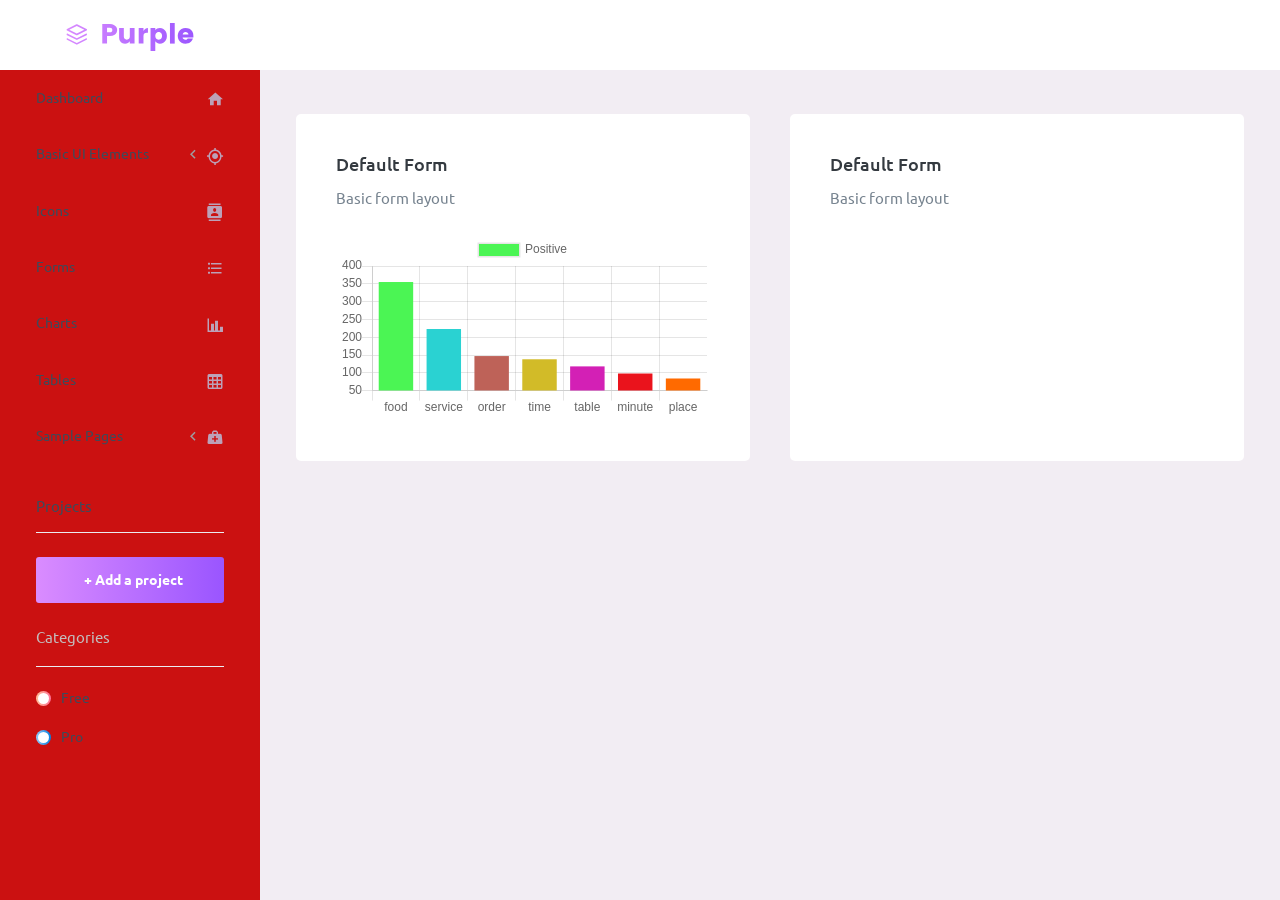
<file: templates/chart.html>
<!DOCTYPE html>
<html lang="en">
  <head>
    <!-- Required meta tags -->
    <meta charset="utf-8">
    <meta name="viewport" content="width=device-width, initial-scale=1, shrink-to-fit=no">
    <title>Purple Admin</title>
    <!-- plugins:css -->
    <link rel="stylesheet" href="../static/assets/vendors/mdi/css/materialdesignicons.min.css">
    <link rel="stylesheet" href="../static/assets/vendors/css/vendor.bundle.base.css">
    <!-- endinject -->
    <!-- Plugin css for this page -->
    <!-- End plugin css for this page -->
    <!-- inject:css -->
    <!-- endinject -->
    <!-- Layout styles -->
    <link rel="stylesheet" href="../static/assets/css/style.css">
    <!-- End layout styles -->
    <link rel="shortcut icon" href="../static/assets/images/favicon.ico" />
  </head>
  <body>
    <div class="container-scroller">
      <!-- partial:partials/_navbar.html -->
      <nav class="navbar default-layout-navbar col-lg-12 col-12 p-0 fixed-top d-flex flex-row">
        <div class="text-center navbar-brand-wrapper d-flex align-items-center justify-content-center">
          <a class="navbar-brand brand-logo" href="index.html"><img src="../static/assets/images/logo.svg" alt="logo" /></a>
          <a class="navbar-brand brand-logo-mini" href="index.html"><img src="../static/assets/images/logo-mini.svg" alt="logo" /></a>
        </div>
      </nav>
      <!-- partial -->
      <div class="container-fluid page-body-wrapper">
        <!-- partial:partials/_sidebar.html -->
        <nav class="sidebar sidebar-offcanvas" id="sidebar">
          <ul class="nav">
            <li class="nav-item">
              <a class="nav-link" href="index.html">
                <span class="menu-title">Dashboard</span>
                <i class="mdi mdi-home menu-icon"></i>
              </a>
            </li>
            <li class="nav-item">
              <a class="nav-link" data-toggle="collapse" href="#ui-basic" aria-expanded="false" aria-controls="ui-basic">
                <span class="menu-title">Basic UI Elements</span>
                <i class="menu-arrow"></i>
                <i class="mdi mdi-crosshairs-gps menu-icon"></i>
              </a>
              <div class="collapse" id="ui-basic">
                <ul class="nav flex-column sub-menu">
                  <li class="nav-item"> <a class="nav-link" href="pages/ui-features/buttons.html">Buttons</a></li>
                  <li class="nav-item"> <a class="nav-link" href="pages/ui-features/typography.html">Typography</a></li>
                </ul>
              </div>
            </li>
            <li class="nav-item">
              <a class="nav-link" href="pages/icons/mdi.html">
                <span class="menu-title">Icons</span>
                <i class="mdi mdi-contacts menu-icon"></i>
              </a>
            </li>
            <li class="nav-item">
              <a class="nav-link" href="pages/forms/basic_elements.html">
                <span class="menu-title">Forms</span>
                <i class="mdi mdi-format-list-bulleted menu-icon"></i>
              </a>
            </li>
            <li class="nav-item">
              <a class="nav-link" href="pages/charts/chartjs.html">
                <span class="menu-title">Charts</span>
                <i class="mdi mdi-chart-bar menu-icon"></i>
              </a>
            </li>
            <li class="nav-item">
              <a class="nav-link" href="pages/tables/basic-table.html">
                <span class="menu-title">Tables</span>
                <i class="mdi mdi-table-large menu-icon"></i>
              </a>
            </li>
            <li class="nav-item">
              <a class="nav-link" data-toggle="collapse" href="#general-pages" aria-expanded="false" aria-controls="general-pages">
                <span class="menu-title">Sample Pages</span>
                <i class="menu-arrow"></i>
                <i class="mdi mdi-medical-bag menu-icon"></i>
              </a>
              <div class="collapse" id="general-pages">
                <ul class="nav flex-column sub-menu">
                  <li class="nav-item"> <a class="nav-link" href="pages/samples/blank-page.html"> Blank Page </a></li>
                  <li class="nav-item"> <a class="nav-link" href="pages/samples/login.html"> Login </a></li>
                  <li class="nav-item"> <a class="nav-link" href="pages/samples/register.html"> Register </a></li>
                  <li class="nav-item"> <a class="nav-link" href="pages/samples/error-404.html"> 404 </a></li>
                  <li class="nav-item"> <a class="nav-link" href="pages/samples/error-500.html"> 500 </a></li>
                </ul>
              </div>
            </li>
            <li class="nav-item sidebar-actions">
              <span class="nav-link">
                <div class="border-bottom">
                  <h6 class="font-weight-normal mb-3">Projects</h6>
                </div>
                <button class="btn btn-block btn-lg btn-gradient-primary mt-4">+ Add a project</button>
                <div class="mt-4">
                  <div class="border-bottom">
                    <p class="text-secondary">Categories</p>
                  </div>
                  <ul class="gradient-bullet-list mt-4">
                    <li>Free</li>
                    <li>Pro</li>
                  </ul>
                </div>
              </span>
            </li>
          </ul>
        </nav>
        <!-- partial -->
        <div class="main-panel">
          <div class="content-wrapper">

            <div class="row">
              <div class="col-md-6 grid-margin stretch-card">
                <div class="card">
                  <div class="card-body">
                    <h4 class="card-title">Default form</h4>
                    <p class="card-description"> Basic form layout </p>
                    <canvas id="chart123"></canvas>
                  </div>
                </div>
              </div>
              <div class="col-md-6 grid-margin stretch-card">
                <div class="card">
                  <div class="card-body">
                    <h4 class="card-title">Default form</h4>
                    <p class="card-description"> Basic form layout </p>
                    <canvas id="chart1234"></canvas>
                  </div>
                </div>
              </div>
            </div>
          </div>
          <!-- content-wrapper ends -->
          <!-- partial -->
        </div>
        <!-- main-panel ends -->
      </div>
      <!-- page-body-wrapper ends -->
    </div>
    <!-- container-scroller -->
    <!-- plugins:js -->
    <script src="../static/assets/vendors/js/vendor.bundle.base.js"></script>
    <script src="../static/assets/vendors/chart.js/Chart.min.js"></script>
    <script src="../static/assets/js/off-canvas.js"></script>
    <script src="../static/assets/js/hoverable-collapse.js"></script>
    <script src="../static/assets/js/misc.js"></script>
    <script src="../static/assets/js/dashboard.js"></script>
    <script src="../static/assets/js/todolist.js"></script>
    <!-- endinject -->
    <!-- Custom js for this page -->
    <script src="../static/assets/js/chart.js"></script>
    <script src="https://github.com/chartjs/Chart.js/blob/master/docs/scripts/utils.js"></script>
    <!-- End custom js for this page -->
    <script>
  </script>
    <script>
    const neg_freq_data = [355, 223, 147, 138, 118, 98, 84];
    const labels_freq_neg = ['food', 'service', 'order', 'time', 'table', 'minute', 'place'];
    const data_freq_neg = {
    labels: labels_freq_neg,
    datasets: [
      {
        label: 'Positive',
        data: neg_freq_data,
        backgroundColor: [
          'rgb(75,245,84)',
          'rgb(42,210,210)',
          'rgb(190,98,88)',
          'rgb(210,187,40)',
          'rgb(211,32,181)',
          'rgb(234,19,28)',
          'rgb(255,106,0)',
        ],
      },
    ]
  };
    const config_freq_neg = {
    type: 'bar',
    data: data_freq_neg,
    options: {
      plugins: {
        title: {
          display: false,
          text: 'Chart.js Bar Chart - Stacked'
        },
      },
      responsive: true,
      scales: {
        x: {
          stacked: true,
        },
        y: {
          stacked: true
        }
      }
    }
  };
    let chart123 = document.getElementById('chart123').getContext('2d');
    new Chart(chart123, config_freq_neg);


      const config2 = {
            type: 'line',
            data: data,
            options: {
              responsive: true,
              plugins: {
                legend: {
                  position: 'top',
                },
                title: {
                  display: true,
                  text: 'Sample Chart'
                }
              }
            },
          };
      let chart1234 = document.getElementById('chart1234').getContext('2d');
      new Chart(chart1234, config2);

    </script>
  </body>
</html>
</file>
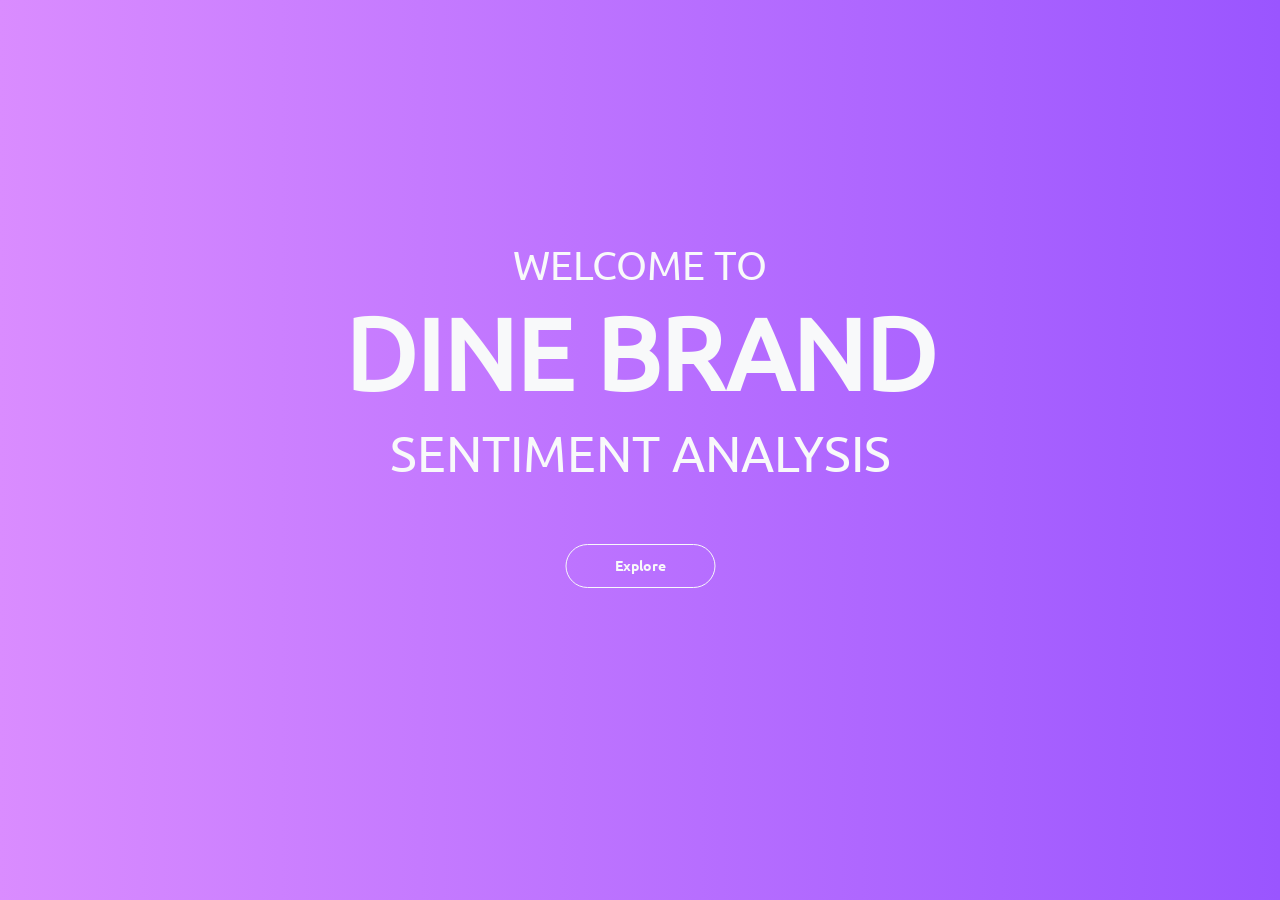
<file: templates/welcome.html>
<!DOCTYPE html>
<html lang="en">
  <head>
    <!-- Required meta tags -->
    <meta charset="utf-8">
    <meta name="viewport" content="width=device-width, initial-scale=1, shrink-to-fit=no">
    <title>Purple Admin</title>
    <!-- plugins:css -->
    <link rel="stylesheet" href="../static/assets/vendors/mdi/css/materialdesignicons.min.css">
    <link rel="stylesheet" href="../static/assets/vendors/css/vendor.bundle.base.css">
    <!-- endinject -->
    <!-- Plugin css for this page -->
    <!-- End plugin css for this page -->
    <!-- inject:css -->
    <!-- endinject -->
    <!-- Layout styles -->
    <link rel="stylesheet" href="../static/assets/css/style.css">
    <!-- End layout styles -->
    <link rel="shortcut icon" href="../static/assets/images/favicon.ico" />
  </head>
  <body>
    <div class="container-scroller">
      <div class="container-fluid page-body-wrapper">
        <div class="main-panel" style="width: calc(100% - 0px); min-height: calc(100vh - 0px);">
          <div class="content-wrapper bg-gradient-primary">
            <div style="position: absolute; top: 45%; left: 50%; margin: 0 -50% 0 0; transform: translate(-50%, -50%);">
              <div class="text-center align-content-center">
                <span class="display-1 font-weight-bolder "> <span class="text-light display-3">WELCOME TO</span>
                  <div></div>
                  <span class="text-light" style="font-size: 100px">DINE BRAND</span>
                  <div></div>
                  <span class="text-light display-2 font-weight-normal">SENTIMENT ANALYSIS</span>
                </span>
              </div>
              <br>
              <br>

              <div id="myBar" class="bg-gradient-light text-center" style="height:4px;width:0;-moz-border-radius: 50%; border-radius: 70%"></div>
              <br>
              <div class="text-center">
                <a href="/index"><button id="start_button" type="button" onclick="move()" class="btn btn-outline-light btn-fw btn-rounded">Explore</button></a>
              </div>
              <div class="text-center">
                <span class="text-light display-5 font-weight-normal" id="loading"></span>
              </div>
            </div>
          </div>
        </div>
      </div>
      <!-- page-body-wrapper ends -->
    </div>

    <!-- container-scroller -->
    <!-- plugins:js -->
    <script src="../static/assets/vendors/js/vendor.bundle.base.js"></script>
    <script src="../static/assets/vendors/chart.js/Chart.min.js"></script>
    <script src="../static/assets/js/off-canvas.js"></script>
    <script src="../static/assets/js/hoverable-collapse.js"></script>
    <script src="../static/assets/js/misc.js"></script>
    <script src="../static/assets/js/dashboard.js"></script>
    <script src="../static/assets/js/todolist.js"></script>
    <script src="../static/assets/js/chart.js"></script>
    <!-- End custom js for this page -->
  <script>

        function move() {
          document.getElementById("start_button").style.display='none';
          document.getElementById('loading').innerText = "";
          var elem = document.getElementById("myBar");
          var width = 1;
          var id = setInterval(frame, 150);
          function frame() {
            if (width >= 100) {
              clearInterval(id);
            } else {
              width+=1;
              document.getElementById('loading').innerText = 'Please wait while loading '+ parseInt(width) + "%";
              elem.style.width = width + '%';
            }
          }
        }
  </script>
  </body>
</html>
</file>
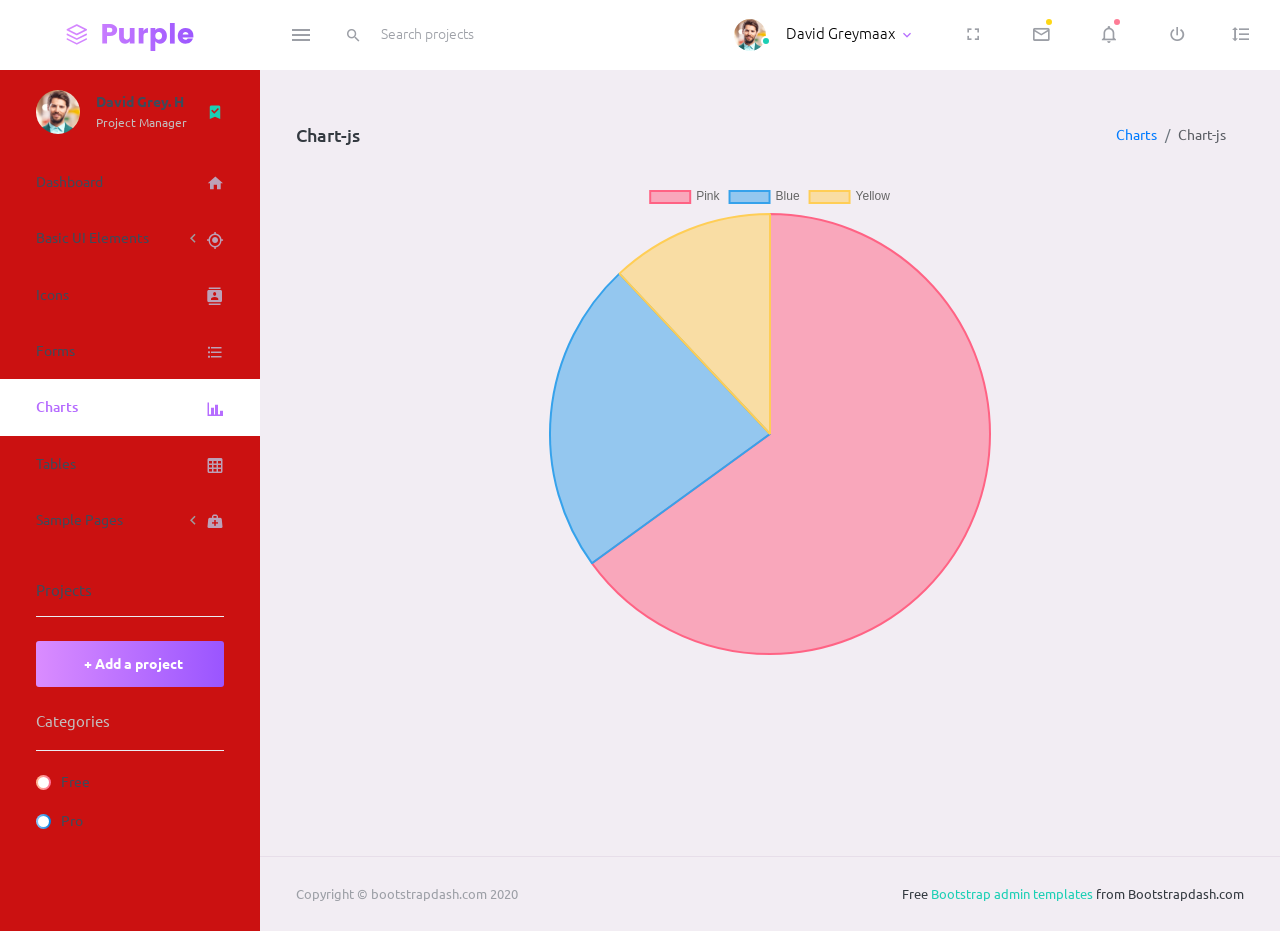
<file: templates/pages/charts/chartjs.html>
<!DOCTYPE html>
<html lang="en">
  <head>
    <!-- Required meta tags -->
    <meta charset="utf-8">
    <meta name="viewport" content="width=device-width, initial-scale=1, shrink-to-fit=no">
    <title>Purple Admin</title>
    <!-- plugins:css -->
    <link rel="stylesheet" href="../../../static/assets/vendors/mdi/css/materialdesignicons.min.css">
    <link rel="stylesheet" href="../../../static/assets/vendors/css/vendor.bundle.base.css">
    <!-- endinject -->
    <!-- Plugin css for this page -->
    <!-- End Plugin css for this page -->
    <!-- inject:css -->
    <!-- endinject -->
    <!-- Layout styles -->
    <link rel="stylesheet" href="../../../static/assets/css/style.css">
    <!-- End layout styles -->
    <link rel="shortcut icon" href="../../../static/assets/images/favicon.ico" />
  </head>
  <body>
    <div class="container-scroller">
      <!-- partial:../../partials/_navbar.html -->
      <nav class="navbar default-layout-navbar col-lg-12 col-12 p-0 fixed-top d-flex flex-row">
        <div class="text-center navbar-brand-wrapper d-flex align-items-center justify-content-center">
          <a class="navbar-brand brand-logo" href="../../index.html"><img src="../../../static/assets/images/logo.svg" alt="logo" /></a>
          <a class="navbar-brand brand-logo-mini" href="../../index.html"><img src="../../../static/assets/images/logo-mini.svg" alt="logo" /></a>
        </div>
        <div class="navbar-menu-wrapper d-flex align-items-stretch">
          <button class="navbar-toggler navbar-toggler align-self-center" type="button" data-toggle="minimize">
            <span class="mdi mdi-menu"></span>
          </button>
          <div class="search-field d-none d-md-block">
            <form class="d-flex align-items-center h-100" action="#">
              <div class="input-group">
                <div class="input-group-prepend bg-transparent">
                  <i class="input-group-text border-0 mdi mdi-magnify"></i>
                </div>
                <input type="text" class="form-control bg-transparent border-0" placeholder="Search projects">
              </div>
            </form>
          </div>
          <ul class="navbar-nav navbar-nav-right">
            <li class="nav-item nav-profile dropdown">
              <a class="nav-link dropdown-toggle" id="profileDropdown" href="#" data-toggle="dropdown" aria-expanded="false">
                <div class="nav-profile-img">
                  <img src="../../../static/assets/images/faces/face1.jpg" alt="image">
                  <span class="availability-status online"></span>
                </div>
                <div class="nav-profile-text">
                  <p class="mb-1 text-black">David Greymaax</p>
                </div>
              </a>
              <div class="dropdown-menu navbar-dropdown" aria-labelledby="profileDropdown">
                <a class="dropdown-item" href="#">
                  <i class="mdi mdi-cached mr-2 text-success"></i> Activity Log </a>
                <div class="dropdown-divider"></div>
                <a class="dropdown-item" href="#">
                  <i class="mdi mdi-logout mr-2 text-primary"></i> Signout </a>
              </div>
            </li>
            <li class="nav-item d-none d-lg-block full-screen-link">
              <a class="nav-link">
                <i class="mdi mdi-fullscreen" id="fullscreen-button"></i>
              </a>
            </li>
            <li class="nav-item dropdown">
              <a class="nav-link count-indicator dropdown-toggle" id="messageDropdown" href="#" data-toggle="dropdown" aria-expanded="false">
                <i class="mdi mdi-email-outline"></i>
                <span class="count-symbol bg-warning"></span>
              </a>
              <div class="dropdown-menu dropdown-menu-right navbar-dropdown preview-list" aria-labelledby="messageDropdown">
                <h6 class="p-3 mb-0">Messages</h6>
                <div class="dropdown-divider"></div>
                <a class="dropdown-item preview-item">
                  <div class="preview-thumbnail">
                    <img src="../../../static/assets/images/faces/face4.jpg" alt="image" class="profile-pic">
                  </div>
                  <div class="preview-item-content d-flex align-items-start flex-column justify-content-center">
                    <h6 class="preview-subject ellipsis mb-1 font-weight-normal">Mark send you a message</h6>
                    <p class="text-gray mb-0"> 1 Minutes ago </p>
                  </div>
                </a>
                <div class="dropdown-divider"></div>
                <a class="dropdown-item preview-item">
                  <div class="preview-thumbnail">
                    <img src="../../../static/assets/images/faces/face2.jpg" alt="image" class="profile-pic">
                  </div>
                  <div class="preview-item-content d-flex align-items-start flex-column justify-content-center">
                    <h6 class="preview-subject ellipsis mb-1 font-weight-normal">Cregh send you a message</h6>
                    <p class="text-gray mb-0"> 15 Minutes ago </p>
                  </div>
                </a>
                <div class="dropdown-divider"></div>
                <a class="dropdown-item preview-item">
                  <div class="preview-thumbnail">
                    <img src="../../../static/assets/images/faces/face3.jpg" alt="image" class="profile-pic">
                  </div>
                  <div class="preview-item-content d-flex align-items-start flex-column justify-content-center">
                    <h6 class="preview-subject ellipsis mb-1 font-weight-normal">Profile picture updated</h6>
                    <p class="text-gray mb-0"> 18 Minutes ago </p>
                  </div>
                </a>
                <div class="dropdown-divider"></div>
                <h6 class="p-3 mb-0 text-center">4 new messages</h6>
              </div>
            </li>
            <li class="nav-item dropdown">
              <a class="nav-link count-indicator dropdown-toggle" id="notificationDropdown" href="#" data-toggle="dropdown">
                <i class="mdi mdi-bell-outline"></i>
                <span class="count-symbol bg-danger"></span>
              </a>
              <div class="dropdown-menu dropdown-menu-right navbar-dropdown preview-list" aria-labelledby="notificationDropdown">
                <h6 class="p-3 mb-0">Notifications</h6>
                <div class="dropdown-divider"></div>
                <a class="dropdown-item preview-item">
                  <div class="preview-thumbnail">
                    <div class="preview-icon bg-success">
                      <i class="mdi mdi-calendar"></i>
                    </div>
                  </div>
                  <div class="preview-item-content d-flex align-items-start flex-column justify-content-center">
                    <h6 class="preview-subject font-weight-normal mb-1">Event today</h6>
                    <p class="text-gray ellipsis mb-0"> Just a reminder that you have an event today </p>
                  </div>
                </a>
                <div class="dropdown-divider"></div>
                <a class="dropdown-item preview-item">
                  <div class="preview-thumbnail">
                    <div class="preview-icon bg-warning">
                      <i class="mdi mdi-settings"></i>
                    </div>
                  </div>
                  <div class="preview-item-content d-flex align-items-start flex-column justify-content-center">
                    <h6 class="preview-subject font-weight-normal mb-1">Settings</h6>
                    <p class="text-gray ellipsis mb-0"> Update dashboard </p>
                  </div>
                </a>
                <div class="dropdown-divider"></div>
                <a class="dropdown-item preview-item">
                  <div class="preview-thumbnail">
                    <div class="preview-icon bg-info">
                      <i class="mdi mdi-link-variant"></i>
                    </div>
                  </div>
                  <div class="preview-item-content d-flex align-items-start flex-column justify-content-center">
                    <h6 class="preview-subject font-weight-normal mb-1">Launch Admin</h6>
                    <p class="text-gray ellipsis mb-0"> New admin wow! </p>
                  </div>
                </a>
                <div class="dropdown-divider"></div>
                <h6 class="p-3 mb-0 text-center">See all notifications</h6>
              </div>
            </li>
            <li class="nav-item nav-logout d-none d-lg-block">
              <a class="nav-link" href="#">
                <i class="mdi mdi-power"></i>
              </a>
            </li>
            <li class="nav-item nav-settings d-none d-lg-block">
              <a class="nav-link" href="#">
                <i class="mdi mdi-format-line-spacing"></i>
              </a>
            </li>
          </ul>
          <button class="navbar-toggler navbar-toggler-right d-lg-none align-self-center" type="button" data-toggle="offcanvas">
            <span class="mdi mdi-menu"></span>
          </button>
        </div>
      </nav>
      <!-- partial -->
      <div class="container-fluid page-body-wrapper">
        <!-- partial:../../partials/_sidebar.html -->
        <nav class="sidebar sidebar-offcanvas" id="sidebar">
          <ul class="nav">
            <li class="nav-item nav-profile">
              <a href="#" class="nav-link">
                <div class="nav-profile-image">
                  <img src="../../../static/assets/images/faces/face1.jpg" alt="profile">
                  <span class="login-status online"></span>
                  <!--change to offline or busy as needed-->
                </div>
                <div class="nav-profile-text d-flex flex-column">
                  <span class="font-weight-bold mb-2">David Grey. H</span>
                  <span class="text-secondary text-small">Project Manager</span>
                </div>
                <i class="mdi mdi-bookmark-check text-success nav-profile-badge"></i>
              </a>
            </li>
            <li class="nav-item">
              <a class="nav-link" href="../../index.html">
                <span class="menu-title">Dashboard</span>
                <i class="mdi mdi-home menu-icon"></i>
              </a>
            </li>
            <li class="nav-item">
              <a class="nav-link" data-toggle="collapse" href="#ui-basic" aria-expanded="false" aria-controls="ui-basic">
                <span class="menu-title">Basic UI Elements</span>
                <i class="menu-arrow"></i>
                <i class="mdi mdi-crosshairs-gps menu-icon"></i>
              </a>
              <div class="collapse" id="ui-basic">
                <ul class="nav flex-column sub-menu">
                  <li class="nav-item"> <a class="nav-link" href="../../pages/ui-features/buttons.html">Buttons</a></li>
                  <li class="nav-item"> <a class="nav-link" href="../../pages/ui-features/typography.html">Typography</a></li>
                </ul>
              </div>
            </li>
            <li class="nav-item">
              <a class="nav-link" href="../../pages/icons/mdi.html">
                <span class="menu-title">Icons</span>
                <i class="mdi mdi-contacts menu-icon"></i>
              </a>
            </li>
            <li class="nav-item">
              <a class="nav-link" href="../../pages/forms/basic_elements.html">
                <span class="menu-title">Forms</span>
                <i class="mdi mdi-format-list-bulleted menu-icon"></i>
              </a>
            </li>
            <li class="nav-item">
              <a class="nav-link" href="../../pages/charts/chartjs.html">
                <span class="menu-title">Charts</span>
                <i class="mdi mdi-chart-bar menu-icon"></i>
              </a>
            </li>
            <li class="nav-item">
              <a class="nav-link" href="../../pages/tables/basic-table.html">
                <span class="menu-title">Tables</span>
                <i class="mdi mdi-table-large menu-icon"></i>
              </a>
            </li>
            <li class="nav-item">
              <a class="nav-link" data-toggle="collapse" href="#general-pages" aria-expanded="false" aria-controls="general-pages">
                <span class="menu-title">Sample Pages</span>
                <i class="menu-arrow"></i>
                <i class="mdi mdi-medical-bag menu-icon"></i>
              </a>
              <div class="collapse" id="general-pages">
                <ul class="nav flex-column sub-menu">
                  <li class="nav-item"> <a class="nav-link" href="../../pages/samples/blank-page.html"> Blank Page </a></li>
                  <li class="nav-item"> <a class="nav-link" href="../../pages/samples/login.html"> Login </a></li>
                  <li class="nav-item"> <a class="nav-link" href="../../pages/samples/register.html"> Register </a></li>
                  <li class="nav-item"> <a class="nav-link" href="../../pages/samples/error-404.html"> 404 </a></li>
                  <li class="nav-item"> <a class="nav-link" href="../../pages/samples/error-500.html"> 500 </a></li>
                </ul>
              </div>
            </li>
            <li class="nav-item sidebar-actions">
              <span class="nav-link">
                <div class="border-bottom">
                  <h6 class="font-weight-normal mb-3">Projects</h6>
                </div>
                <button class="btn btn-block btn-lg btn-gradient-primary mt-4">+ Add a project</button>
                <div class="mt-4">
                  <div class="border-bottom">
                    <p class="text-secondary">Categories</p>
                  </div>
                  <ul class="gradient-bullet-list mt-4">
                    <li>Free</li>
                    <li>Pro</li>
                  </ul>
                </div>
              </span>
            </li>
          </ul>
        </nav>
        <!-- partial -->
        <div class="main-panel">
          <div class="content-wrapper">
            <div class="page-header">
              <h3 class="page-title"> Chart-js </h3>
              <nav aria-label="breadcrumb">
                <ol class="breadcrumb">
                  <li class="breadcrumb-item"><a href="#">Charts</a></li>
                  <li class="breadcrumb-item active" aria-current="page">Chart-js</li>
                </ol>
              </nav>
            </div>
            <canvas id="pieChart" style="height:250px"></canvas>
          </div>
          <!-- content-wrapper ends -->
          <!-- partial:../../partials/_footer.html -->
          <footer class="footer">
            <div class="container-fluid clearfix">
              <span class="text-muted d-block text-center text-sm-left d-sm-inline-block">Copyright © bootstrapdash.com 2020</span>
              <span class="float-none float-sm-right d-block mt-1 mt-sm-0 text-center"> Free <a href="https://www.bootstrapdash.com/bootstrap-admin-template/" target="_blank">Bootstrap admin templates </a> from Bootstrapdash.com</span>
            </div>
          </footer>
          <!-- partial -->
        </div>
        <!-- main-panel ends -->
      </div>
      <!-- page-body-wrapper ends -->
    </div>
    <!-- container-scroller -->
    <!-- plugins:js -->
    <script src="../../../static/assets/vendors/js/vendor.bundle.base.js"></script>
    <!-- endinject -->
    <!-- Plugin js for this page -->
    <script src="../../../static/assets/vendors/chart.js/Chart.min.js"></script>
    <!-- End plugin js for this page -->
    <!-- inject:js -->
    <script src="../../../static/assets/js/off-canvas.js"></script>
    <script src="../../../static/assets/js/hoverable-collapse.js"></script>
    <script src="../../../static/assets/js/misc.js"></script>
    <!-- endinject -->
    <!-- Custom js for this page -->
    <script>
    const data = {
  labels: ['Red', 'Orange', 'Yellow', 'Green', 'Blue'],
  datasets: [
    {
      data: [65,25,12],
      backgroundColor: [
        'rgba(255, 99, 132, 0.5)',
        'rgba(54, 162, 235, 0.5)',
        'rgba(255, 206, 86, 0.5)',
        'rgba(75, 192, 192, 0.5)',
        'rgba(153, 102, 255, 0.5)',
        'rgba(255, 159, 64, 0.5)'
      ],
      borderColor: [
        'rgba(255,99,132,1)',
        'rgba(54, 162, 235, 1)',
        'rgba(255, 206, 86, 1)',
        'rgba(75, 192, 192, 1)',
        'rgba(153, 102, 255, 1)',
        'rgba(255, 159, 64, 1)'
      ],
    }
  ]
};
    const config = {
  type: 'pie',
  data: data,
  options: {
    responsive: true,
    plugins: {
      legend: {
        position: 'top',
      },
      title: {
        display: false,
      }
    }
  },
};
    var pieChart = document.getElementById('pieChart').getContext('2d');
    var myChart = new Chart(pieChart, config);
  </script>
    <script src="../../../static/assets/js/chart.js"></script>
    <!-- End custom js for this page -->
  </body>
</html>
</file>
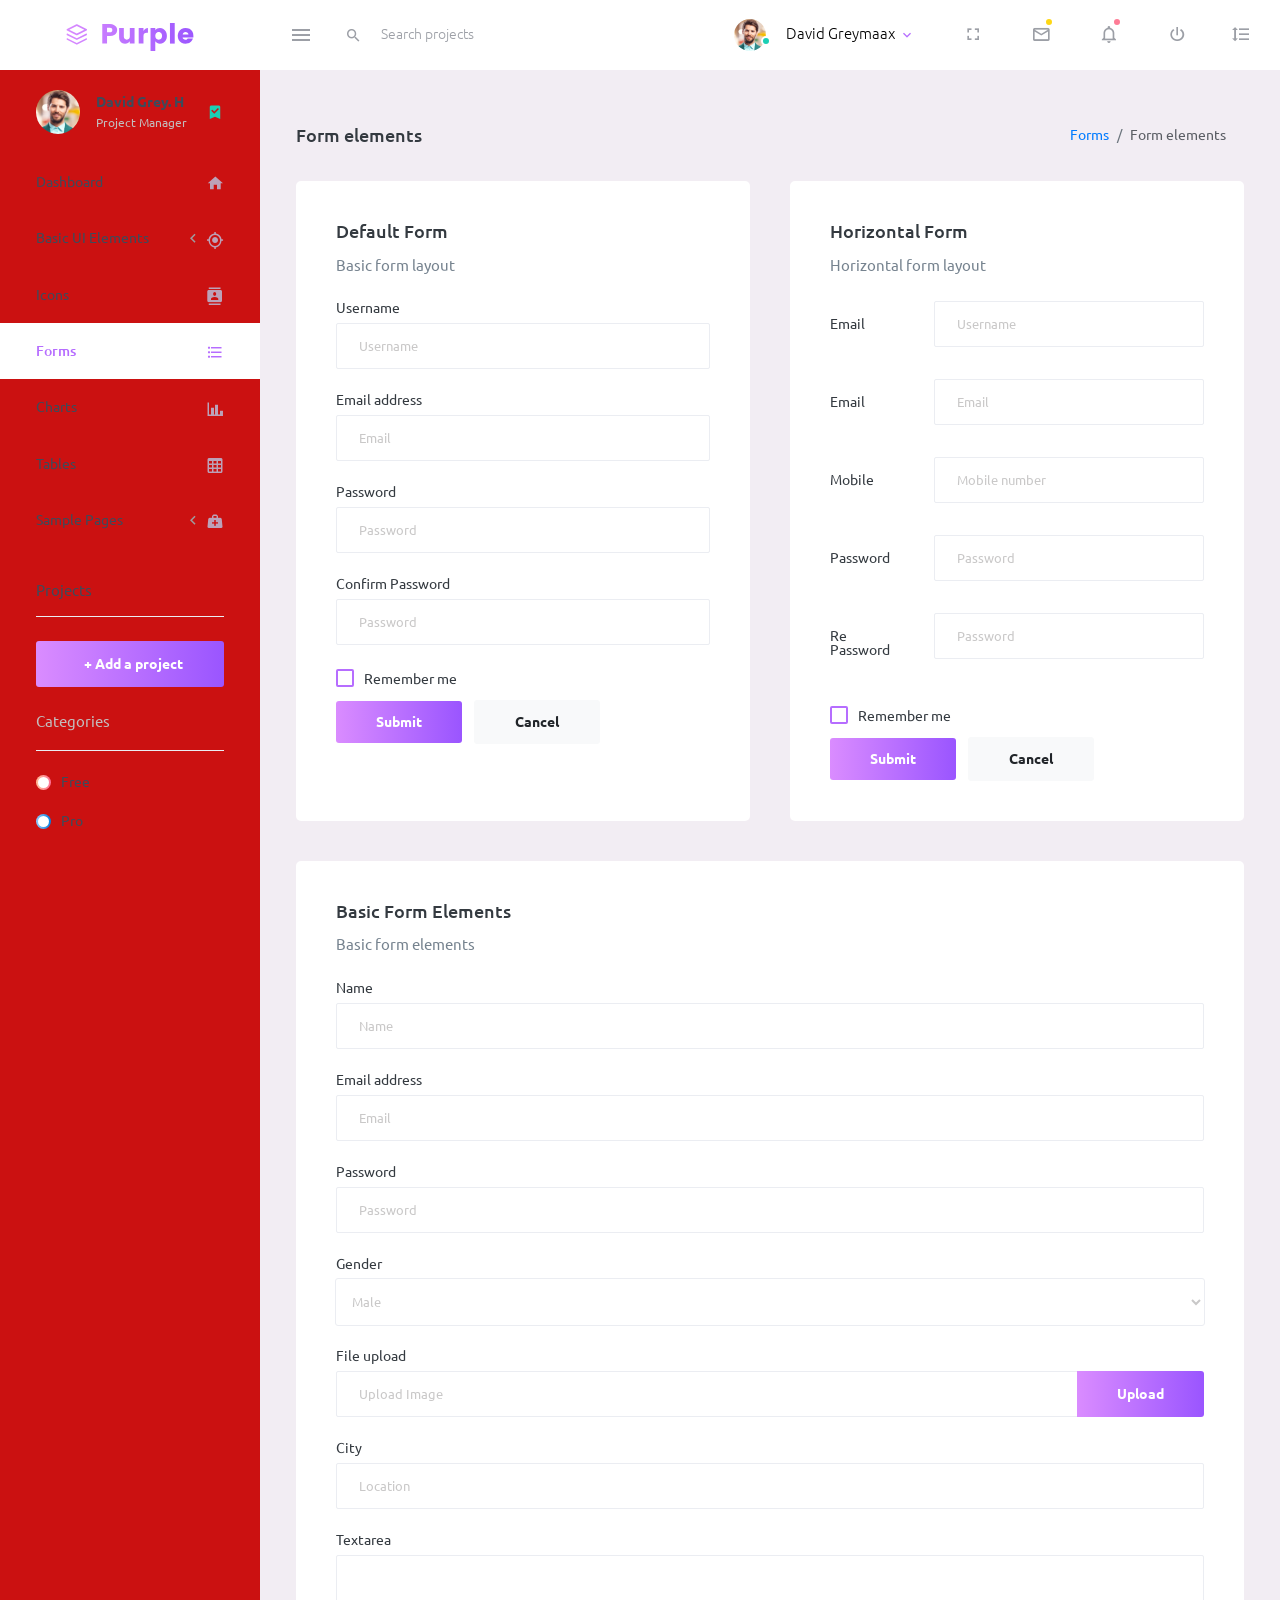
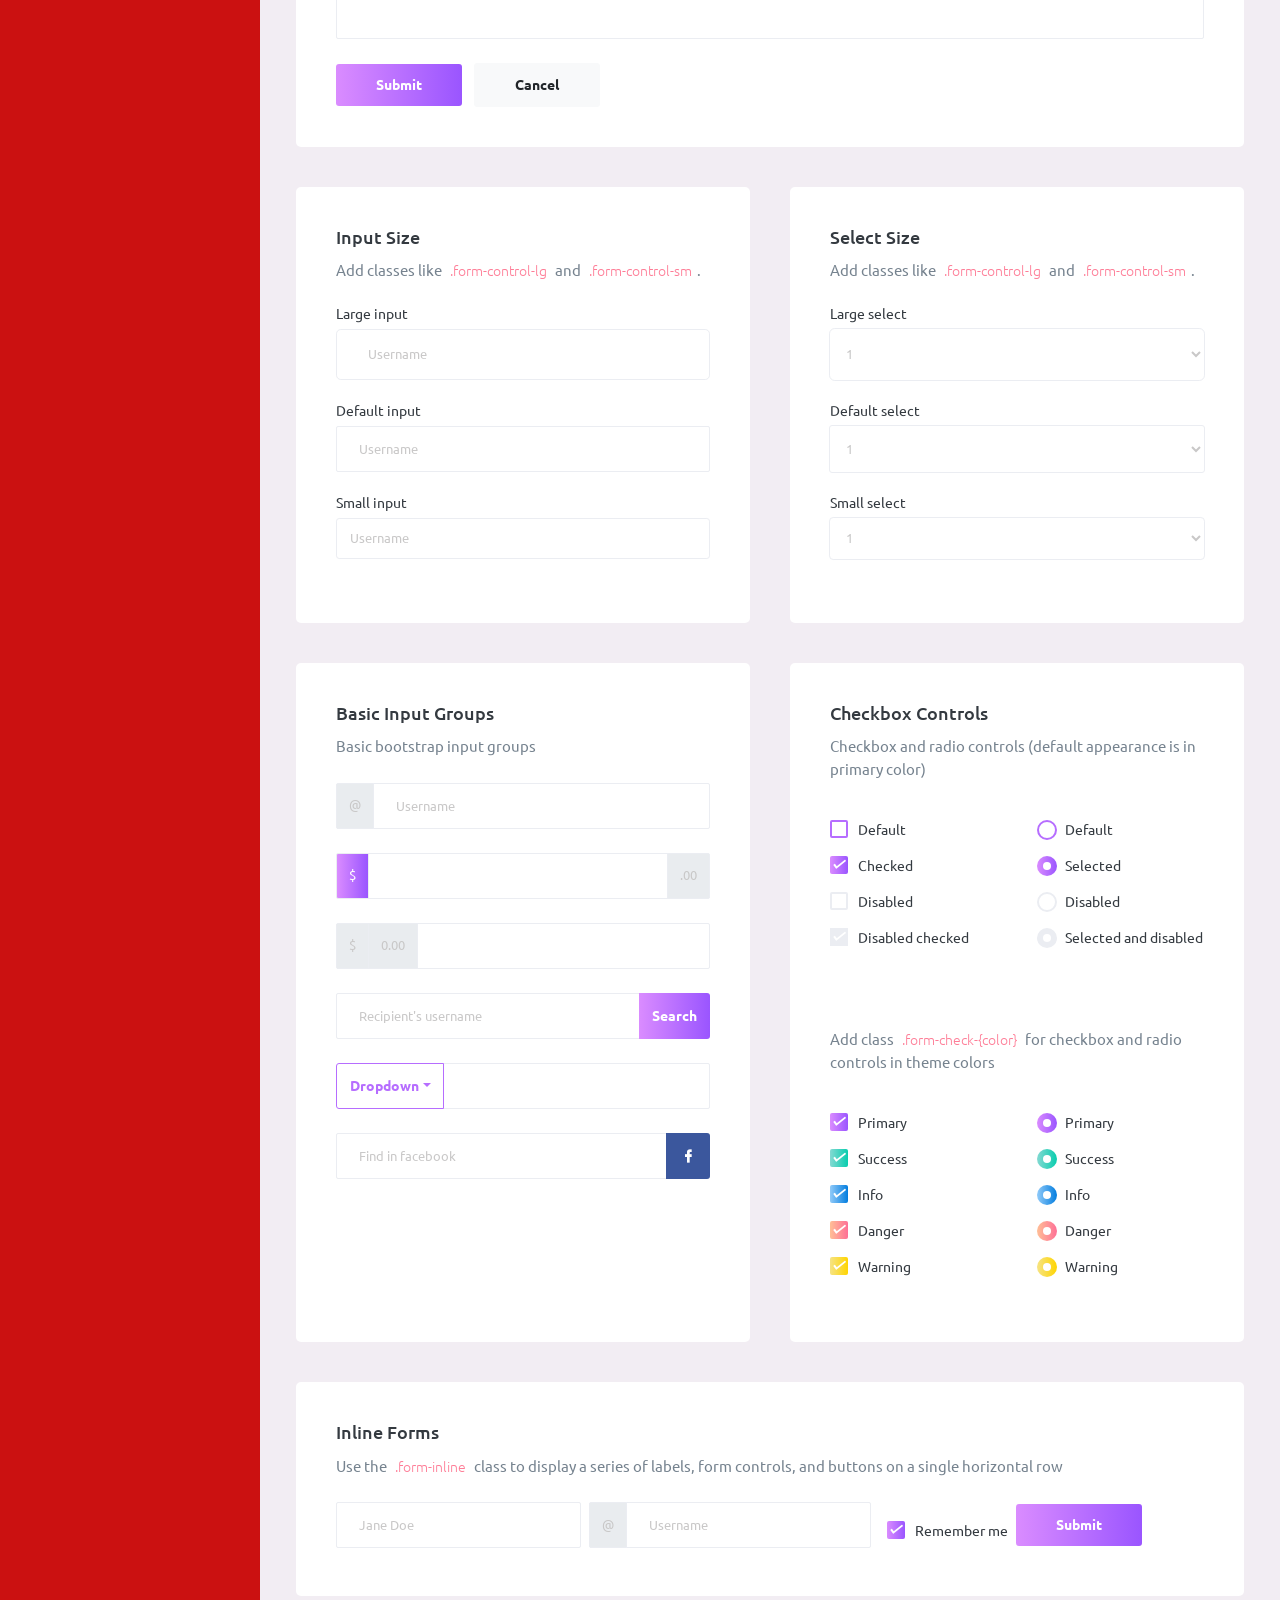
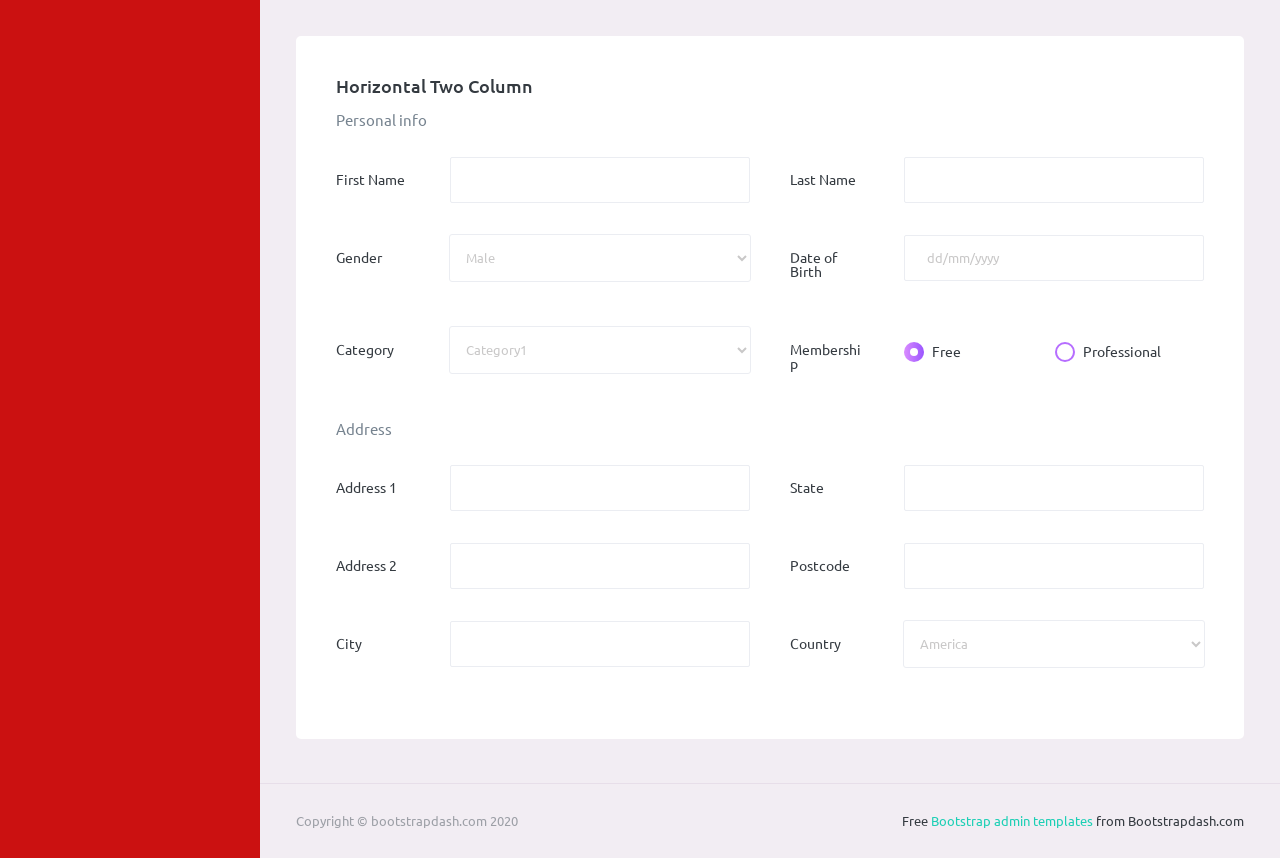
<file: templates/pages/forms/basic_elements.html>
<!DOCTYPE html>
<html lang="en">
  <head>
    <!-- Required meta tags -->
    <meta charset="utf-8">
    <meta name="viewport" content="width=device-width, initial-scale=1, shrink-to-fit=no">
    <title>Purple Admin</title>
    <!-- plugins:css -->
    <link rel="stylesheet" href="../../../static/assets/vendors/mdi/css/materialdesignicons.min.css">
    <link rel="stylesheet" href="../../../static/assets/vendors/css/vendor.bundle.base.css">
    <!-- endinject -->
    <!-- Plugin css for this page -->
    <!-- End plugin css for this page -->
    <!-- inject:css -->
    <!-- endinject -->
    <!-- Layout styles -->
    <link rel="stylesheet" href="../../../static/assets/css/style.css">
    <!-- End layout styles -->
    <link rel="shortcut icon" href="../../../static/assets/images/favicon.ico" />
  </head>
  <body>
    <div class="container-scroller">
      <!-- partial:../../partials/_navbar.html -->
      <nav class="navbar default-layout-navbar col-lg-12 col-12 p-0 fixed-top d-flex flex-row">
        <div class="text-center navbar-brand-wrapper d-flex align-items-center justify-content-center">
          <a class="navbar-brand brand-logo" href="../../index.html"><img src="../../../static/assets/images/logo.svg" alt="logo" /></a>
          <a class="navbar-brand brand-logo-mini" href="../../index.html"><img src="../../../static/assets/images/logo-mini.svg" alt="logo" /></a>
        </div>
        <div class="navbar-menu-wrapper d-flex align-items-stretch">
          <button class="navbar-toggler navbar-toggler align-self-center" type="button" data-toggle="minimize">
            <span class="mdi mdi-menu"></span>
          </button>
          <div class="search-field d-none d-md-block">
            <form class="d-flex align-items-center h-100" action="#">
              <div class="input-group">
                <div class="input-group-prepend bg-transparent">
                  <i class="input-group-text border-0 mdi mdi-magnify"></i>
                </div>
                <input type="text" class="form-control bg-transparent border-0" placeholder="Search projects">
              </div>
            </form>
          </div>
          <ul class="navbar-nav navbar-nav-right">
            <li class="nav-item nav-profile dropdown">
              <a class="nav-link dropdown-toggle" id="profileDropdown" href="#" data-toggle="dropdown" aria-expanded="false">
                <div class="nav-profile-img">
                  <img src="../../../static/assets/images/faces/face1.jpg" alt="image">
                  <span class="availability-status online"></span>
                </div>
                <div class="nav-profile-text">
                  <p class="mb-1 text-black">David Greymaax</p>
                </div>
              </a>
              <div class="dropdown-menu navbar-dropdown" aria-labelledby="profileDropdown">
                <a class="dropdown-item" href="#">
                  <i class="mdi mdi-cached mr-2 text-success"></i> Activity Log </a>
                <div class="dropdown-divider"></div>
                <a class="dropdown-item" href="#">
                  <i class="mdi mdi-logout mr-2 text-primary"></i> Signout </a>
              </div>
            </li>
            <li class="nav-item d-none d-lg-block full-screen-link">
              <a class="nav-link">
                <i class="mdi mdi-fullscreen" id="fullscreen-button"></i>
              </a>
            </li>
            <li class="nav-item dropdown">
              <a class="nav-link count-indicator dropdown-toggle" id="messageDropdown" href="#" data-toggle="dropdown" aria-expanded="false">
                <i class="mdi mdi-email-outline"></i>
                <span class="count-symbol bg-warning"></span>
              </a>
              <div class="dropdown-menu dropdown-menu-right navbar-dropdown preview-list" aria-labelledby="messageDropdown">
                <h6 class="p-3 mb-0">Messages</h6>
                <div class="dropdown-divider"></div>
                <a class="dropdown-item preview-item">
                  <div class="preview-thumbnail">
                    <img src="../../../static/assets/images/faces/face4.jpg" alt="image" class="profile-pic">
                  </div>
                  <div class="preview-item-content d-flex align-items-start flex-column justify-content-center">
                    <h6 class="preview-subject ellipsis mb-1 font-weight-normal">Mark send you a message</h6>
                    <p class="text-gray mb-0"> 1 Minutes ago </p>
                  </div>
                </a>
                <div class="dropdown-divider"></div>
                <a class="dropdown-item preview-item">
                  <div class="preview-thumbnail">
                    <img src="../../../static/assets/images/faces/face2.jpg" alt="image" class="profile-pic">
                  </div>
                  <div class="preview-item-content d-flex align-items-start flex-column justify-content-center">
                    <h6 class="preview-subject ellipsis mb-1 font-weight-normal">Cregh send you a message</h6>
                    <p class="text-gray mb-0"> 15 Minutes ago </p>
                  </div>
                </a>
                <div class="dropdown-divider"></div>
                <a class="dropdown-item preview-item">
                  <div class="preview-thumbnail">
                    <img src="../../../static/assets/images/faces/face3.jpg" alt="image" class="profile-pic">
                  </div>
                  <div class="preview-item-content d-flex align-items-start flex-column justify-content-center">
                    <h6 class="preview-subject ellipsis mb-1 font-weight-normal">Profile picture updated</h6>
                    <p class="text-gray mb-0"> 18 Minutes ago </p>
                  </div>
                </a>
                <div class="dropdown-divider"></div>
                <h6 class="p-3 mb-0 text-center">4 new messages</h6>
              </div>
            </li>
            <li class="nav-item dropdown">
              <a class="nav-link count-indicator dropdown-toggle" id="notificationDropdown" href="#" data-toggle="dropdown">
                <i class="mdi mdi-bell-outline"></i>
                <span class="count-symbol bg-danger"></span>
              </a>
              <div class="dropdown-menu dropdown-menu-right navbar-dropdown preview-list" aria-labelledby="notificationDropdown">
                <h6 class="p-3 mb-0">Notifications</h6>
                <div class="dropdown-divider"></div>
                <a class="dropdown-item preview-item">
                  <div class="preview-thumbnail">
                    <div class="preview-icon bg-success">
                      <i class="mdi mdi-calendar"></i>
                    </div>
                  </div>
                  <div class="preview-item-content d-flex align-items-start flex-column justify-content-center">
                    <h6 class="preview-subject font-weight-normal mb-1">Event today</h6>
                    <p class="text-gray ellipsis mb-0"> Just a reminder that you have an event today </p>
                  </div>
                </a>
                <div class="dropdown-divider"></div>
                <a class="dropdown-item preview-item">
                  <div class="preview-thumbnail">
                    <div class="preview-icon bg-warning">
                      <i class="mdi mdi-settings"></i>
                    </div>
                  </div>
                  <div class="preview-item-content d-flex align-items-start flex-column justify-content-center">
                    <h6 class="preview-subject font-weight-normal mb-1">Settings</h6>
                    <p class="text-gray ellipsis mb-0"> Update dashboard </p>
                  </div>
                </a>
                <div class="dropdown-divider"></div>
                <a class="dropdown-item preview-item">
                  <div class="preview-thumbnail">
                    <div class="preview-icon bg-info">
                      <i class="mdi mdi-link-variant"></i>
                    </div>
                  </div>
                  <div class="preview-item-content d-flex align-items-start flex-column justify-content-center">
                    <h6 class="preview-subject font-weight-normal mb-1">Launch Admin</h6>
                    <p class="text-gray ellipsis mb-0"> New admin wow! </p>
                  </div>
                </a>
                <div class="dropdown-divider"></div>
                <h6 class="p-3 mb-0 text-center">See all notifications</h6>
              </div>
            </li>
            <li class="nav-item nav-logout d-none d-lg-block">
              <a class="nav-link" href="#">
                <i class="mdi mdi-power"></i>
              </a>
            </li>
            <li class="nav-item nav-settings d-none d-lg-block">
              <a class="nav-link" href="#">
                <i class="mdi mdi-format-line-spacing"></i>
              </a>
            </li>
          </ul>
          <button class="navbar-toggler navbar-toggler-right d-lg-none align-self-center" type="button" data-toggle="offcanvas">
            <span class="mdi mdi-menu"></span>
          </button>
        </div>
      </nav>
      <!-- partial -->
      <div class="container-fluid page-body-wrapper">
        <!-- partial:../../partials/_sidebar.html -->
        <nav class="sidebar sidebar-offcanvas" id="sidebar">
          <ul class="nav">
            <li class="nav-item nav-profile">
              <a href="#" class="nav-link">
                <div class="nav-profile-image">
                  <img src="../../../static/assets/images/faces/face1.jpg" alt="profile">
                  <span class="login-status online"></span>
                  <!--change to offline or busy as needed-->
                </div>
                <div class="nav-profile-text d-flex flex-column">
                  <span class="font-weight-bold mb-2">David Grey. H</span>
                  <span class="text-secondary text-small">Project Manager</span>
                </div>
                <i class="mdi mdi-bookmark-check text-success nav-profile-badge"></i>
              </a>
            </li>
            <li class="nav-item">
              <a class="nav-link" href="../../index.html">
                <span class="menu-title">Dashboard</span>
                <i class="mdi mdi-home menu-icon"></i>
              </a>
            </li>
            <li class="nav-item">
              <a class="nav-link" data-toggle="collapse" href="#ui-basic" aria-expanded="false" aria-controls="ui-basic">
                <span class="menu-title">Basic UI Elements</span>
                <i class="menu-arrow"></i>
                <i class="mdi mdi-crosshairs-gps menu-icon"></i>
              </a>
              <div class="collapse" id="ui-basic">
                <ul class="nav flex-column sub-menu">
                  <li class="nav-item"> <a class="nav-link" href="../../pages/ui-features/buttons.html">Buttons</a></li>
                  <li class="nav-item"> <a class="nav-link" href="../../pages/ui-features/typography.html">Typography</a></li>
                </ul>
              </div>
            </li>
            <li class="nav-item">
              <a class="nav-link" href="../../pages/icons/mdi.html">
                <span class="menu-title">Icons</span>
                <i class="mdi mdi-contacts menu-icon"></i>
              </a>
            </li>
            <li class="nav-item">
              <a class="nav-link" href="../../pages/forms/basic_elements.html">
                <span class="menu-title">Forms</span>
                <i class="mdi mdi-format-list-bulleted menu-icon"></i>
              </a>
            </li>
            <li class="nav-item">
              <a class="nav-link" href="../../pages/charts/chartjs.html">
                <span class="menu-title">Charts</span>
                <i class="mdi mdi-chart-bar menu-icon"></i>
              </a>
            </li>
            <li class="nav-item">
              <a class="nav-link" href="../../pages/tables/basic-table.html">
                <span class="menu-title">Tables</span>
                <i class="mdi mdi-table-large menu-icon"></i>
              </a>
            </li>
            <li class="nav-item">
              <a class="nav-link" data-toggle="collapse" href="#general-pages" aria-expanded="false" aria-controls="general-pages">
                <span class="menu-title">Sample Pages</span>
                <i class="menu-arrow"></i>
                <i class="mdi mdi-medical-bag menu-icon"></i>
              </a>
              <div class="collapse" id="general-pages">
                <ul class="nav flex-column sub-menu">
                  <li class="nav-item"> <a class="nav-link" href="../../pages/samples/blank-page.html"> Blank Page </a></li>
                  <li class="nav-item"> <a class="nav-link" href="../../pages/samples/login.html"> Login </a></li>
                  <li class="nav-item"> <a class="nav-link" href="../../pages/samples/register.html"> Register </a></li>
                  <li class="nav-item"> <a class="nav-link" href="../../pages/samples/error-404.html"> 404 </a></li>
                  <li class="nav-item"> <a class="nav-link" href="../../pages/samples/error-500.html"> 500 </a></li>
                </ul>
              </div>
            </li>
            <li class="nav-item sidebar-actions">
              <span class="nav-link">
                <div class="border-bottom">
                  <h6 class="font-weight-normal mb-3">Projects</h6>
                </div>
                <button class="btn btn-block btn-lg btn-gradient-primary mt-4">+ Add a project</button>
                <div class="mt-4">
                  <div class="border-bottom">
                    <p class="text-secondary">Categories</p>
                  </div>
                  <ul class="gradient-bullet-list mt-4">
                    <li>Free</li>
                    <li>Pro</li>
                  </ul>
                </div>
              </span>
            </li>
          </ul>
        </nav>
        <!-- partial -->
        <div class="main-panel">
          <div class="content-wrapper">
            <div class="page-header">
              <h3 class="page-title"> Form elements </h3>
              <nav aria-label="breadcrumb">
                <ol class="breadcrumb">
                  <li class="breadcrumb-item"><a href="#">Forms</a></li>
                  <li class="breadcrumb-item active" aria-current="page">Form elements</li>
                </ol>
              </nav>
            </div>
            <div class="row">
              <div class="col-md-6 grid-margin stretch-card">
                <div class="card">
                  <div class="card-body">
                    <h4 class="card-title">Default form</h4>
                    <p class="card-description"> Basic form layout </p>
                    <form class="forms-sample">
                      <div class="form-group">
                        <label for="exampleInputUsername1">Username</label>
                        <input type="text" class="form-control" id="exampleInputUsername1" placeholder="Username">
                      </div>
                      <div class="form-group">
                        <label for="exampleInputEmail1">Email address</label>
                        <input type="email" class="form-control" id="exampleInputEmail1" placeholder="Email">
                      </div>
                      <div class="form-group">
                        <label for="exampleInputPassword1">Password</label>
                        <input type="password" class="form-control" id="exampleInputPassword1" placeholder="Password">
                      </div>
                      <div class="form-group">
                        <label for="exampleInputConfirmPassword1">Confirm Password</label>
                        <input type="password" class="form-control" id="exampleInputConfirmPassword1" placeholder="Password">
                      </div>
                      <div class="form-check form-check-flat form-check-primary">
                        <label class="form-check-label">
                          <input type="checkbox" class="form-check-input"> Remember me </label>
                      </div>
                      <button type="submit" class="btn btn-gradient-primary mr-2">Submit</button>
                      <button class="btn btn-light">Cancel</button>
                    </form>
                  </div>
                </div>
              </div>
              <div class="col-md-6 grid-margin stretch-card">
                <div class="card">
                  <div class="card-body">
                    <h4 class="card-title">Horizontal Form</h4>
                    <p class="card-description"> Horizontal form layout </p>
                    <form class="forms-sample">
                      <div class="form-group row">
                        <label for="exampleInputUsername2" class="col-sm-3 col-form-label">Email</label>
                        <div class="col-sm-9">
                          <input type="text" class="form-control" id="exampleInputUsername2" placeholder="Username">
                        </div>
                      </div>
                      <div class="form-group row">
                        <label for="exampleInputEmail2" class="col-sm-3 col-form-label">Email</label>
                        <div class="col-sm-9">
                          <input type="email" class="form-control" id="exampleInputEmail2" placeholder="Email">
                        </div>
                      </div>
                      <div class="form-group row">
                        <label for="exampleInputMobile" class="col-sm-3 col-form-label">Mobile</label>
                        <div class="col-sm-9">
                          <input type="text" class="form-control" id="exampleInputMobile" placeholder="Mobile number">
                        </div>
                      </div>
                      <div class="form-group row">
                        <label for="exampleInputPassword2" class="col-sm-3 col-form-label">Password</label>
                        <div class="col-sm-9">
                          <input type="password" class="form-control" id="exampleInputPassword2" placeholder="Password">
                        </div>
                      </div>
                      <div class="form-group row">
                        <label for="exampleInputConfirmPassword2" class="col-sm-3 col-form-label">Re Password</label>
                        <div class="col-sm-9">
                          <input type="password" class="form-control" id="exampleInputConfirmPassword2" placeholder="Password">
                        </div>
                      </div>
                      <div class="form-check form-check-flat form-check-primary">
                        <label class="form-check-label">
                          <input type="checkbox" class="form-check-input"> Remember me </label>
                      </div>
                      <button type="submit" class="btn btn-gradient-primary mr-2">Submit</button>
                      <button class="btn btn-light">Cancel</button>
                    </form>
                  </div>
                </div>
              </div>
              <div class="col-12 grid-margin stretch-card">
                <div class="card">
                  <div class="card-body">
                    <h4 class="card-title">Basic form elements</h4>
                    <p class="card-description"> Basic form elements </p>
                    <form class="forms-sample">
                      <div class="form-group">
                        <label for="exampleInputName1">Name</label>
                        <input type="text" class="form-control" id="exampleInputName1" placeholder="Name">
                      </div>
                      <div class="form-group">
                        <label for="exampleInputEmail3">Email address</label>
                        <input type="email" class="form-control" id="exampleInputEmail3" placeholder="Email">
                      </div>
                      <div class="form-group">
                        <label for="exampleInputPassword4">Password</label>
                        <input type="password" class="form-control" id="exampleInputPassword4" placeholder="Password">
                      </div>
                      <div class="form-group">
                        <label for="exampleSelectGender">Gender</label>
                        <select class="form-control" id="exampleSelectGender">
                          <option>Male</option>
                          <option>Female</option>
                        </select>
                      </div>
                      <div class="form-group">
                        <label>File upload</label>
                        <input type="file" name="img[]" class="file-upload-default">
                        <div class="input-group col-xs-12">
                          <input type="text" class="form-control file-upload-info" disabled placeholder="Upload Image">
                          <span class="input-group-append">
                            <button class="file-upload-browse btn btn-gradient-primary" type="button">Upload</button>
                          </span>
                        </div>
                      </div>
                      <div class="form-group">
                        <label for="exampleInputCity1">City</label>
                        <input type="text" class="form-control" id="exampleInputCity1" placeholder="Location">
                      </div>
                      <div class="form-group">
                        <label for="exampleTextarea1">Textarea</label>
                        <textarea class="form-control" id="exampleTextarea1" rows="4"></textarea>
                      </div>
                      <button type="submit" class="btn btn-gradient-primary mr-2">Submit</button>
                      <button class="btn btn-light">Cancel</button>
                    </form>
                  </div>
                </div>
              </div>
              <div class="col-md-6 grid-margin stretch-card">
                <div class="card">
                  <div class="card-body">
                    <h4 class="card-title">Input size</h4>
                    <p class="card-description"> Add classes like <code>.form-control-lg</code> and <code>.form-control-sm</code>. </p>
                    <div class="form-group">
                      <label>Large input</label>
                      <input type="text" class="form-control form-control-lg" placeholder="Username" aria-label="Username">
                    </div>
                    <div class="form-group">
                      <label>Default input</label>
                      <input type="text" class="form-control" placeholder="Username" aria-label="Username">
                    </div>
                    <div class="form-group">
                      <label>Small input</label>
                      <input type="text" class="form-control form-control-sm" placeholder="Username" aria-label="Username">
                    </div>
                  </div>
                </div>
              </div>
              <div class="col-md-6 grid-margin stretch-card">
                <div class="card">
                  <div class="card-body">
                    <h4 class="card-title">Select size</h4>
                    <p class="card-description"> Add classes like <code>.form-control-lg</code> and <code>.form-control-sm</code>. </p>
                    <div class="form-group">
                      <label for="exampleFormControlSelect1">Large select</label>
                      <select class="form-control form-control-lg" id="exampleFormControlSelect1">
                        <option>1</option>
                        <option>2</option>
                        <option>3</option>
                        <option>4</option>
                        <option>5</option>
                      </select>
                    </div>
                    <div class="form-group">
                      <label for="exampleFormControlSelect2">Default select</label>
                      <select class="form-control" id="exampleFormControlSelect2">
                        <option>1</option>
                        <option>2</option>
                        <option>3</option>
                        <option>4</option>
                        <option>5</option>
                      </select>
                    </div>
                    <div class="form-group">
                      <label for="exampleFormControlSelect3">Small select</label>
                      <select class="form-control form-control-sm" id="exampleFormControlSelect3">
                        <option>1</option>
                        <option>2</option>
                        <option>3</option>
                        <option>4</option>
                        <option>5</option>
                      </select>
                    </div>
                  </div>
                </div>
              </div>
              <div class="col-md-6 grid-margin stretch-card">
                <div class="card">
                  <div class="card-body">
                    <h4 class="card-title">Basic input groups</h4>
                    <p class="card-description"> Basic bootstrap input groups </p>
                    <div class="form-group">
                      <div class="input-group">
                        <div class="input-group-prepend">
                          <span class="input-group-text">@</span>
                        </div>
                        <input type="text" class="form-control" placeholder="Username" aria-label="Username" aria-describedby="basic-addon1">
                      </div>
                    </div>
                    <div class="form-group">
                      <div class="input-group">
                        <div class="input-group-prepend">
                          <span class="input-group-text bg-gradient-primary text-white">$</span>
                        </div>
                        <input type="text" class="form-control" aria-label="Amount (to the nearest dollar)">
                        <div class="input-group-append">
                          <span class="input-group-text">.00</span>
                        </div>
                      </div>
                    </div>
                    <div class="form-group">
                      <div class="input-group">
                        <div class="input-group-prepend">
                          <span class="input-group-text">$</span>
                        </div>
                        <div class="input-group-prepend">
                          <span class="input-group-text">0.00</span>
                        </div>
                        <input type="text" class="form-control" aria-label="Amount (to the nearest dollar)">
                      </div>
                    </div>
                    <div class="form-group">
                      <div class="input-group">
                        <input type="text" class="form-control" placeholder="Recipient's username" aria-label="Recipient's username" aria-describedby="basic-addon2">
                        <div class="input-group-append">
                          <button class="btn btn-sm btn-gradient-primary" type="button">Search</button>
                        </div>
                      </div>
                    </div>
                    <div class="form-group">
                      <div class="input-group">
                        <div class="input-group-prepend">
                          <button class="btn btn-sm btn-outline-primary dropdown-toggle" type="button" data-toggle="dropdown" aria-haspopup="true" aria-expanded="false">Dropdown</button>
                          <div class="dropdown-menu">
                            <a class="dropdown-item" href="#">Action</a>
                            <a class="dropdown-item" href="#">Another action</a>
                            <a class="dropdown-item" href="#">Something else here</a>
                            <div role="separator" class="dropdown-divider"></div>
                            <a class="dropdown-item" href="#">Separated link</a>
                          </div>
                        </div>
                        <input type="text" class="form-control" aria-label="Text input with dropdown button">
                      </div>
                    </div>
                    <div class="form-group">
                      <div class="input-group">
                        <input type="text" class="form-control" placeholder="Find in facebook" aria-label="Recipient's username" aria-describedby="basic-addon2">
                        <div class="input-group-append">
                          <button class="btn btn-sm btn-facebook" type="button">
                            <i class="mdi mdi-facebook"></i>
                          </button>
                        </div>
                      </div>
                    </div>
                  </div>
                </div>
              </div>
              <div class="col-md-6 grid-margin stretch-card">
                <div class="card">
                  <div class="card-body">
                    <h4 class="card-title">Checkbox Controls</h4>
                    <p class="card-description">Checkbox and radio controls (default appearance is in primary color)</p>
                    <form>
                      <div class="row">
                        <div class="col-md-6">
                          <div class="form-group">
                            <div class="form-check">
                              <label class="form-check-label">
                                <input type="checkbox" class="form-check-input"> Default </label>
                            </div>
                            <div class="form-check">
                              <label class="form-check-label">
                                <input type="checkbox" class="form-check-input" checked> Checked </label>
                            </div>
                            <div class="form-check">
                              <label class="form-check-label">
                                <input type="checkbox" class="form-check-input" disabled> Disabled </label>
                            </div>
                            <div class="form-check">
                              <label class="form-check-label">
                                <input type="checkbox" class="form-check-input" disabled checked> Disabled checked </label>
                            </div>
                          </div>
                        </div>
                        <div class="col-md-6">
                          <div class="form-group">
                            <div class="form-check">
                              <label class="form-check-label">
                                <input type="radio" class="form-check-input" name="optionsRadios" id="optionsRadios1" value=""> Default </label>
                            </div>
                            <div class="form-check">
                              <label class="form-check-label">
                                <input type="radio" class="form-check-input" name="optionsRadios" id="optionsRadios2" value="option2" checked> Selected </label>
                            </div>
                            <div class="form-check">
                              <label class="form-check-label">
                                <input type="radio" class="form-check-input" name="optionsRadios2" id="optionsRadios3" value="option3" disabled> Disabled </label>
                            </div>
                            <div class="form-check">
                              <label class="form-check-label">
                                <input type="radio" class="form-check-input" name="optionsRadio2" id="optionsRadios4" value="option4" disabled checked> Selected and disabled </label>
                            </div>
                          </div>
                        </div>
                      </div>
                    </form>
                  </div>
                  <div class="card-body">
                    <p class="card-description">Add class <code>.form-check-{color}</code> for checkbox and radio controls in theme colors</p>
                    <form>
                      <div class="row">
                        <div class="col-md-6">
                          <div class="form-group">
                            <div class="form-check form-check-primary">
                              <label class="form-check-label">
                                <input type="checkbox" class="form-check-input" checked> Primary </label>
                            </div>
                            <div class="form-check form-check-success">
                              <label class="form-check-label">
                                <input type="checkbox" class="form-check-input" checked> Success </label>
                            </div>
                            <div class="form-check form-check-info">
                              <label class="form-check-label">
                                <input type="checkbox" class="form-check-input" checked> Info </label>
                            </div>
                            <div class="form-check form-check-danger">
                              <label class="form-check-label">
                                <input type="checkbox" class="form-check-input" checked> Danger </label>
                            </div>
                            <div class="form-check form-check-warning">
                              <label class="form-check-label">
                                <input type="checkbox" class="form-check-input" checked> Warning </label>
                            </div>
                          </div>
                        </div>
                        <div class="col-md-6">
                          <div class="form-group">
                            <div class="form-check form-check-primary">
                              <label class="form-check-label">
                                <input type="radio" class="form-check-input" name="ExampleRadio1" id="ExampleRadio1" checked> Primary </label>
                            </div>
                            <div class="form-check form-check-success">
                              <label class="form-check-label">
                                <input type="radio" class="form-check-input" name="ExampleRadio2" id="ExampleRadio2" checked> Success </label>
                            </div>
                            <div class="form-check form-check-info">
                              <label class="form-check-label">
                                <input type="radio" class="form-check-input" name="ExampleRadio3" id="ExampleRadio3" checked> Info </label>
                            </div>
                            <div class="form-check form-check-danger">
                              <label class="form-check-label">
                                <input type="radio" class="form-check-input" name="ExampleRadio4" id="ExampleRadio4" checked> Danger </label>
                            </div>
                            <div class="form-check form-check-warning">
                              <label class="form-check-label">
                                <input type="radio" class="form-check-input" name="ExampleRadio5" id="ExampleRadio5" checked> Warning </label>
                            </div>
                          </div>
                        </div>
                      </div>
                    </form>
                  </div>
                </div>
              </div>
              <div class="col-12 grid-margin stretch-card">
                <div class="card">
                  <div class="card-body">
                    <h4 class="card-title">Inline forms</h4>
                    <p class="card-description"> Use the <code>.form-inline</code> class to display a series of labels, form controls, and buttons on a single horizontal row </p>
                    <form class="form-inline">
                      <label class="sr-only" for="inlineFormInputName2">Name</label>
                      <input type="text" class="form-control mb-2 mr-sm-2" id="inlineFormInputName2" placeholder="Jane Doe">
                      <label class="sr-only" for="inlineFormInputGroupUsername2">Username</label>
                      <div class="input-group mb-2 mr-sm-2">
                        <div class="input-group-prepend">
                          <div class="input-group-text">@</div>
                        </div>
                        <input type="text" class="form-control" id="inlineFormInputGroupUsername2" placeholder="Username">
                      </div>
                      <div class="form-check mx-sm-2">
                        <label class="form-check-label">
                          <input type="checkbox" class="form-check-input" checked> Remember me </label>
                      </div>
                      <button type="submit" class="btn btn-gradient-primary mb-2">Submit</button>
                    </form>
                  </div>
                </div>
              </div>
              <div class="col-12">
                <div class="card">
                  <div class="card-body">
                    <h4 class="card-title">Horizontal Two column</h4>
                    <form class="form-sample">
                      <p class="card-description"> Personal info </p>
                      <div class="row">
                        <div class="col-md-6">
                          <div class="form-group row">
                            <label class="col-sm-3 col-form-label">First Name</label>
                            <div class="col-sm-9">
                              <input type="text" class="form-control" />
                            </div>
                          </div>
                        </div>
                        <div class="col-md-6">
                          <div class="form-group row">
                            <label class="col-sm-3 col-form-label">Last Name</label>
                            <div class="col-sm-9">
                              <input type="text" class="form-control" />
                            </div>
                          </div>
                        </div>
                      </div>
                      <div class="row">
                        <div class="col-md-6">
                          <div class="form-group row">
                            <label class="col-sm-3 col-form-label">Gender</label>
                            <div class="col-sm-9">
                              <select class="form-control">
                                <option>Male</option>
                                <option>Female</option>
                              </select>
                            </div>
                          </div>
                        </div>
                        <div class="col-md-6">
                          <div class="form-group row">
                            <label class="col-sm-3 col-form-label">Date of Birth</label>
                            <div class="col-sm-9">
                              <input class="form-control" placeholder="dd/mm/yyyy" />
                            </div>
                          </div>
                        </div>
                      </div>
                      <div class="row">
                        <div class="col-md-6">
                          <div class="form-group row">
                            <label class="col-sm-3 col-form-label">Category</label>
                            <div class="col-sm-9">
                              <select class="form-control">
                                <option>Category1</option>
                                <option>Category2</option>
                                <option>Category3</option>
                                <option>Category4</option>
                              </select>
                            </div>
                          </div>
                        </div>
                        <div class="col-md-6">
                          <div class="form-group row">
                            <label class="col-sm-3 col-form-label">Membership</label>
                            <div class="col-sm-4">
                              <div class="form-check">
                                <label class="form-check-label">
                                  <input type="radio" class="form-check-input" name="membershipRadios" id="membershipRadios1" value="" checked> Free </label>
                              </div>
                            </div>
                            <div class="col-sm-5">
                              <div class="form-check">
                                <label class="form-check-label">
                                  <input type="radio" class="form-check-input" name="membershipRadios" id="membershipRadios2" value="option2"> Professional </label>
                              </div>
                            </div>
                          </div>
                        </div>
                      </div>
                      <p class="card-description"> Address </p>
                      <div class="row">
                        <div class="col-md-6">
                          <div class="form-group row">
                            <label class="col-sm-3 col-form-label">Address 1</label>
                            <div class="col-sm-9">
                              <input type="text" class="form-control" />
                            </div>
                          </div>
                        </div>
                        <div class="col-md-6">
                          <div class="form-group row">
                            <label class="col-sm-3 col-form-label">State</label>
                            <div class="col-sm-9">
                              <input type="text" class="form-control" />
                            </div>
                          </div>
                        </div>
                      </div>
                      <div class="row">
                        <div class="col-md-6">
                          <div class="form-group row">
                            <label class="col-sm-3 col-form-label">Address 2</label>
                            <div class="col-sm-9">
                              <input type="text" class="form-control" />
                            </div>
                          </div>
                        </div>
                        <div class="col-md-6">
                          <div class="form-group row">
                            <label class="col-sm-3 col-form-label">Postcode</label>
                            <div class="col-sm-9">
                              <input type="text" class="form-control" />
                            </div>
                          </div>
                        </div>
                      </div>
                      <div class="row">
                        <div class="col-md-6">
                          <div class="form-group row">
                            <label class="col-sm-3 col-form-label">City</label>
                            <div class="col-sm-9">
                              <input type="text" class="form-control" />
                            </div>
                          </div>
                        </div>
                        <div class="col-md-6">
                          <div class="form-group row">
                            <label class="col-sm-3 col-form-label">Country</label>
                            <div class="col-sm-9">
                              <select class="form-control">
                                <option>America</option>
                                <option>Italy</option>
                                <option>Russia</option>
                                <option>Britain</option>
                              </select>
                            </div>
                          </div>
                        </div>
                      </div>
                    </form>
                  </div>
                </div>
              </div>
            </div>
          </div>
          <!-- content-wrapper ends -->
          <!-- partial:../../partials/_footer.html -->
          <footer class="footer">
            <div class="container-fluid clearfix">
              <span class="text-muted d-block text-center text-sm-left d-sm-inline-block">Copyright © bootstrapdash.com 2020</span>
              <span class="float-none float-sm-right d-block mt-1 mt-sm-0 text-center"> Free <a href="https://www.bootstrapdash.com/bootstrap-admin-template/" target="_blank">Bootstrap admin templates </a> from Bootstrapdash.com</span>
            </div>
          </footer>
          <!-- partial -->
        </div>
        <!-- main-panel ends -->
      </div>
      <!-- page-body-wrapper ends -->
    </div>
    <!-- container-scroller -->
    <!-- plugins:js -->
    <script src="../../../static/assets/vendors/js/vendor.bundle.base.js"></script>
    <!-- endinject -->
    <!-- Plugin js for this page -->
    <!-- End plugin js for this page -->
    <!-- inject:js -->
    <script src="../../../static/assets/js/off-canvas.js"></script>
    <script src="../../../static/assets/js/hoverable-collapse.js"></script>
    <script src="../../../static/assets/js/misc.js"></script>
    <!-- endinject -->
    <!-- Custom js for this page -->
    <script src="../../../static/assets/js/file-upload.js"></script>
    <!-- End custom js for this page -->
  </body>
</html>
</file>
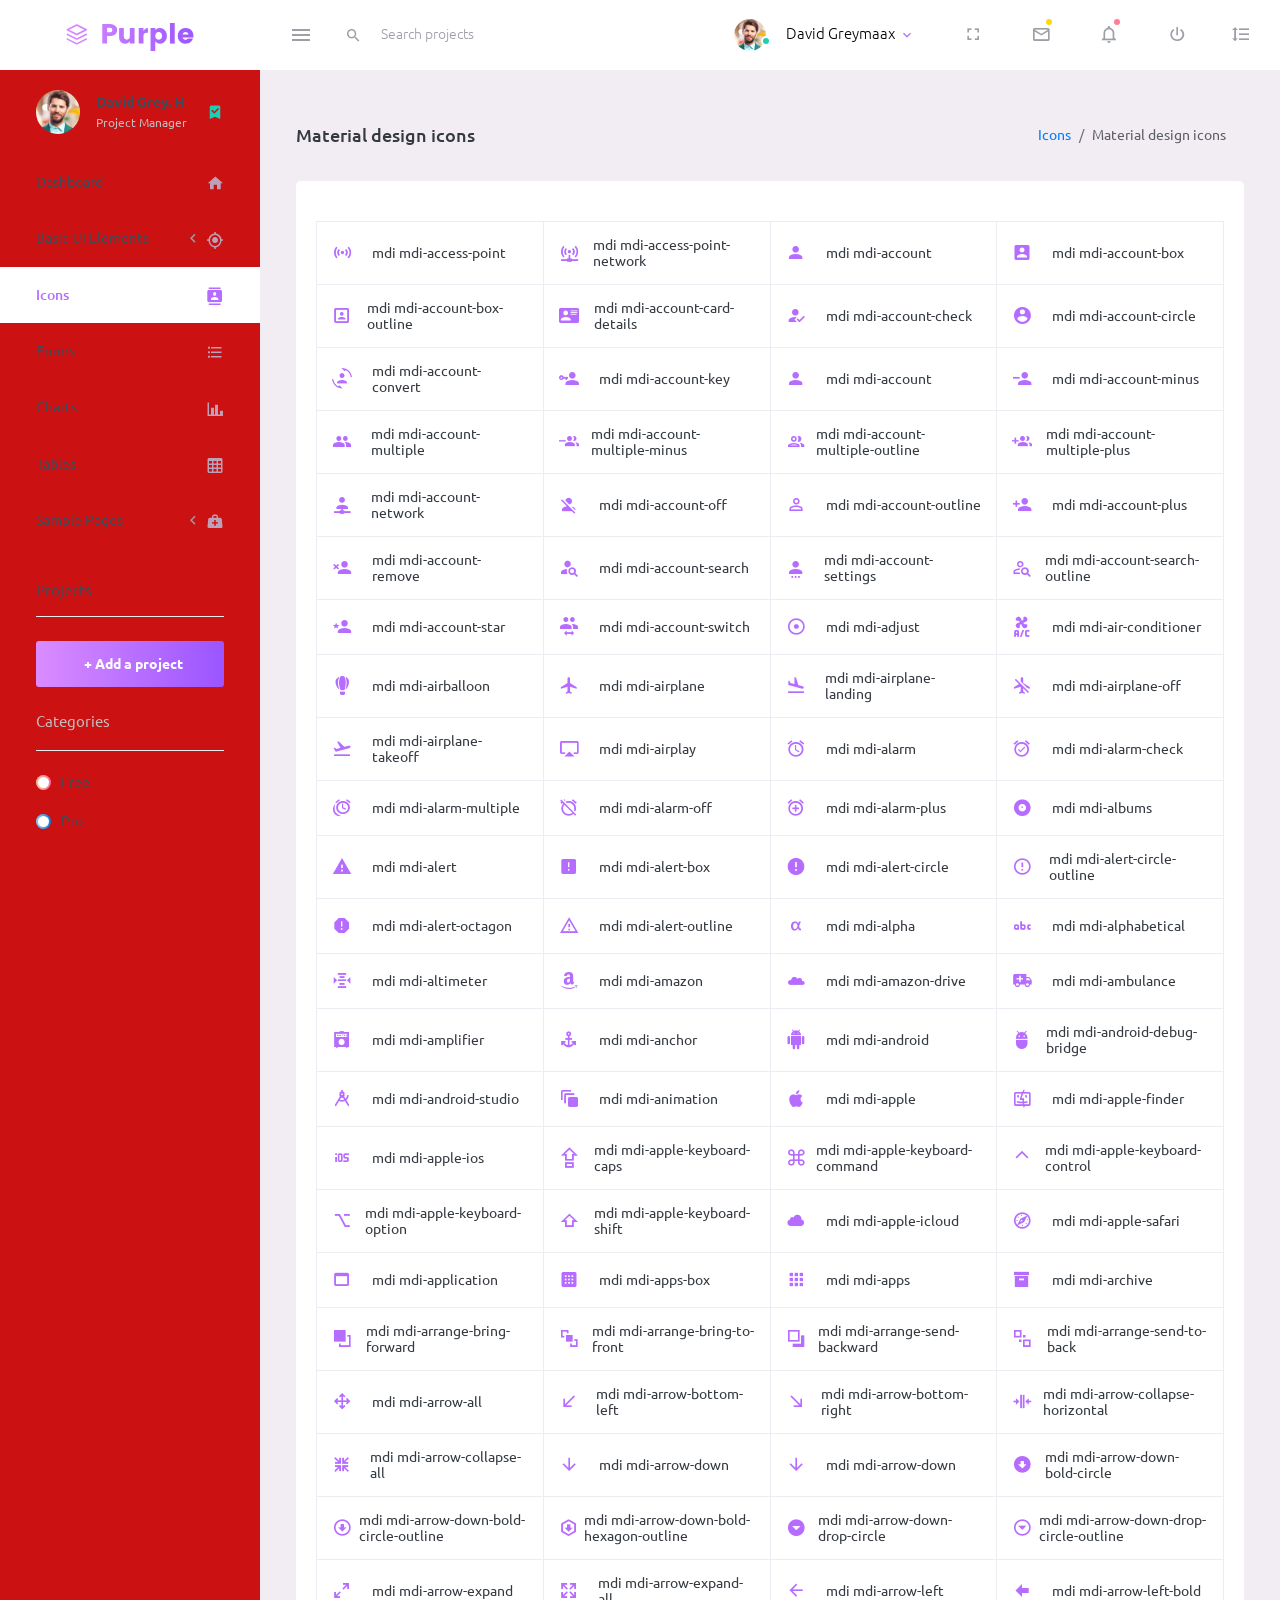
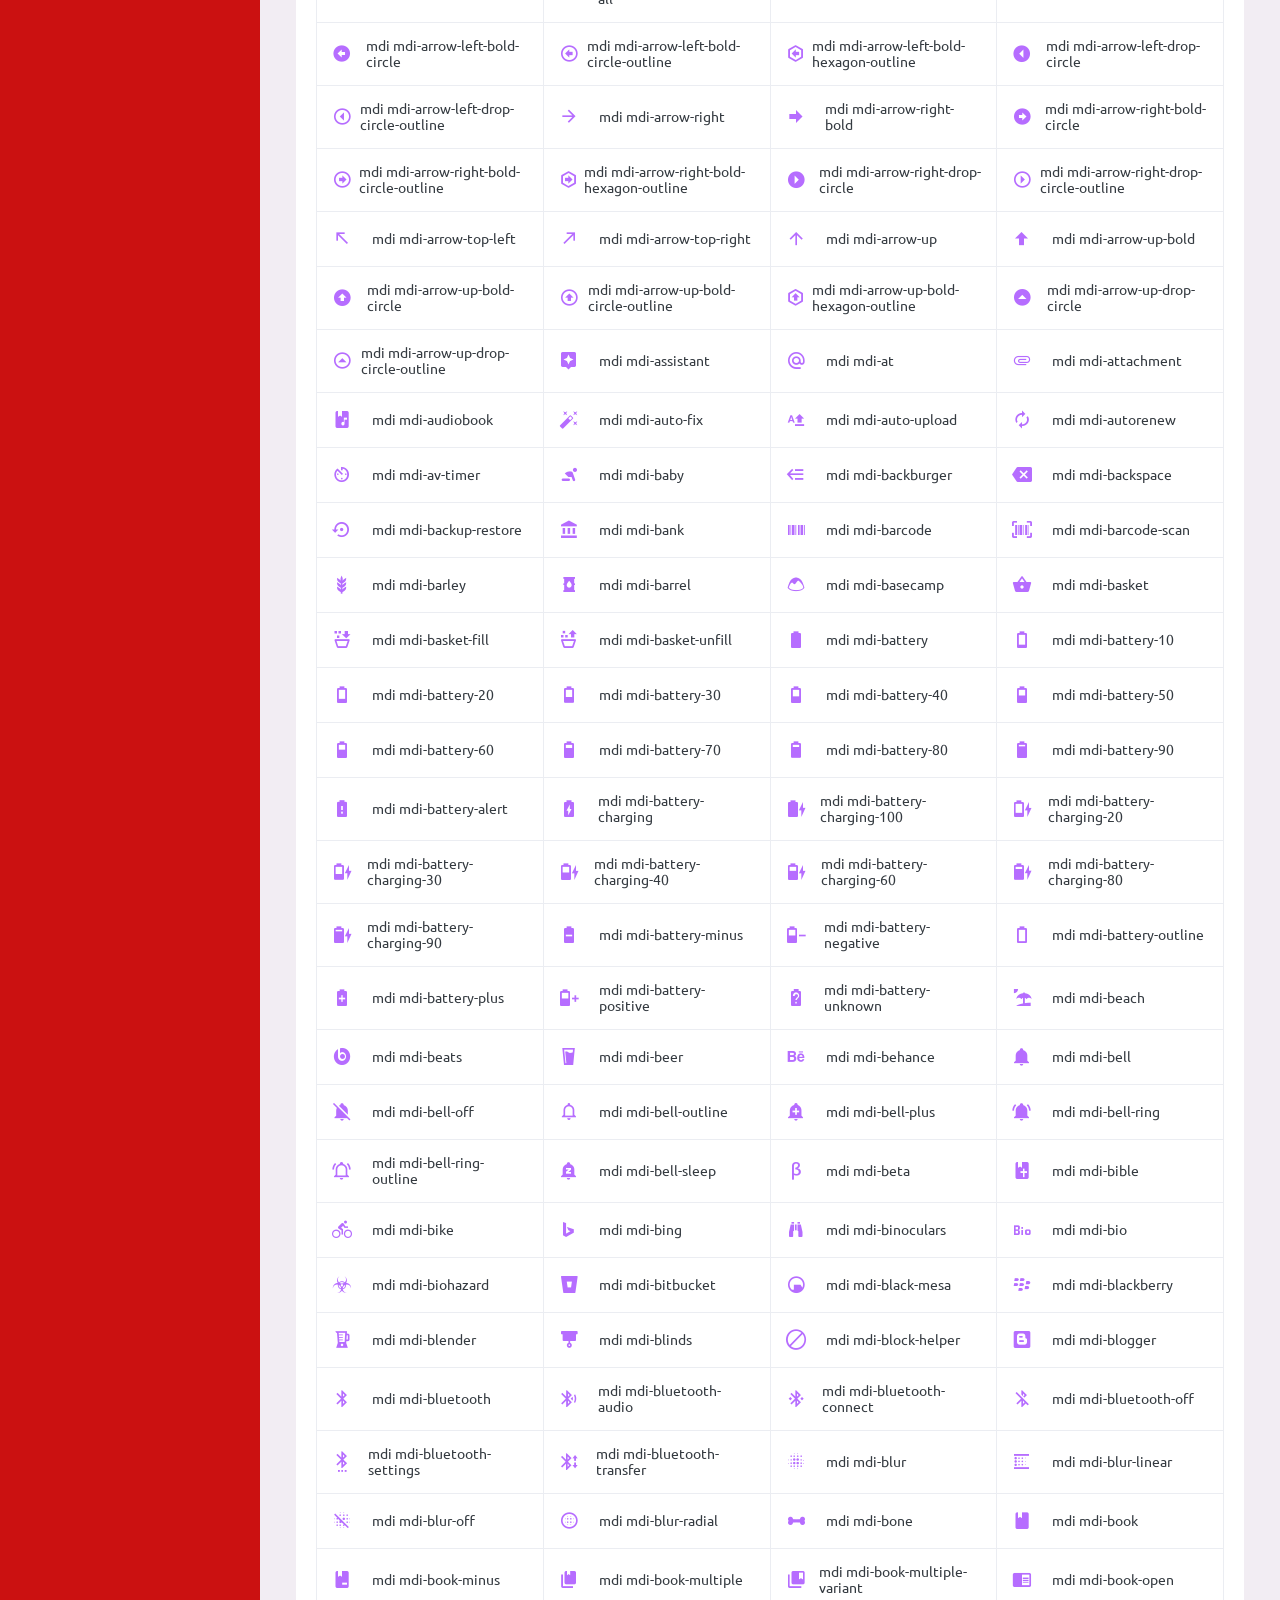
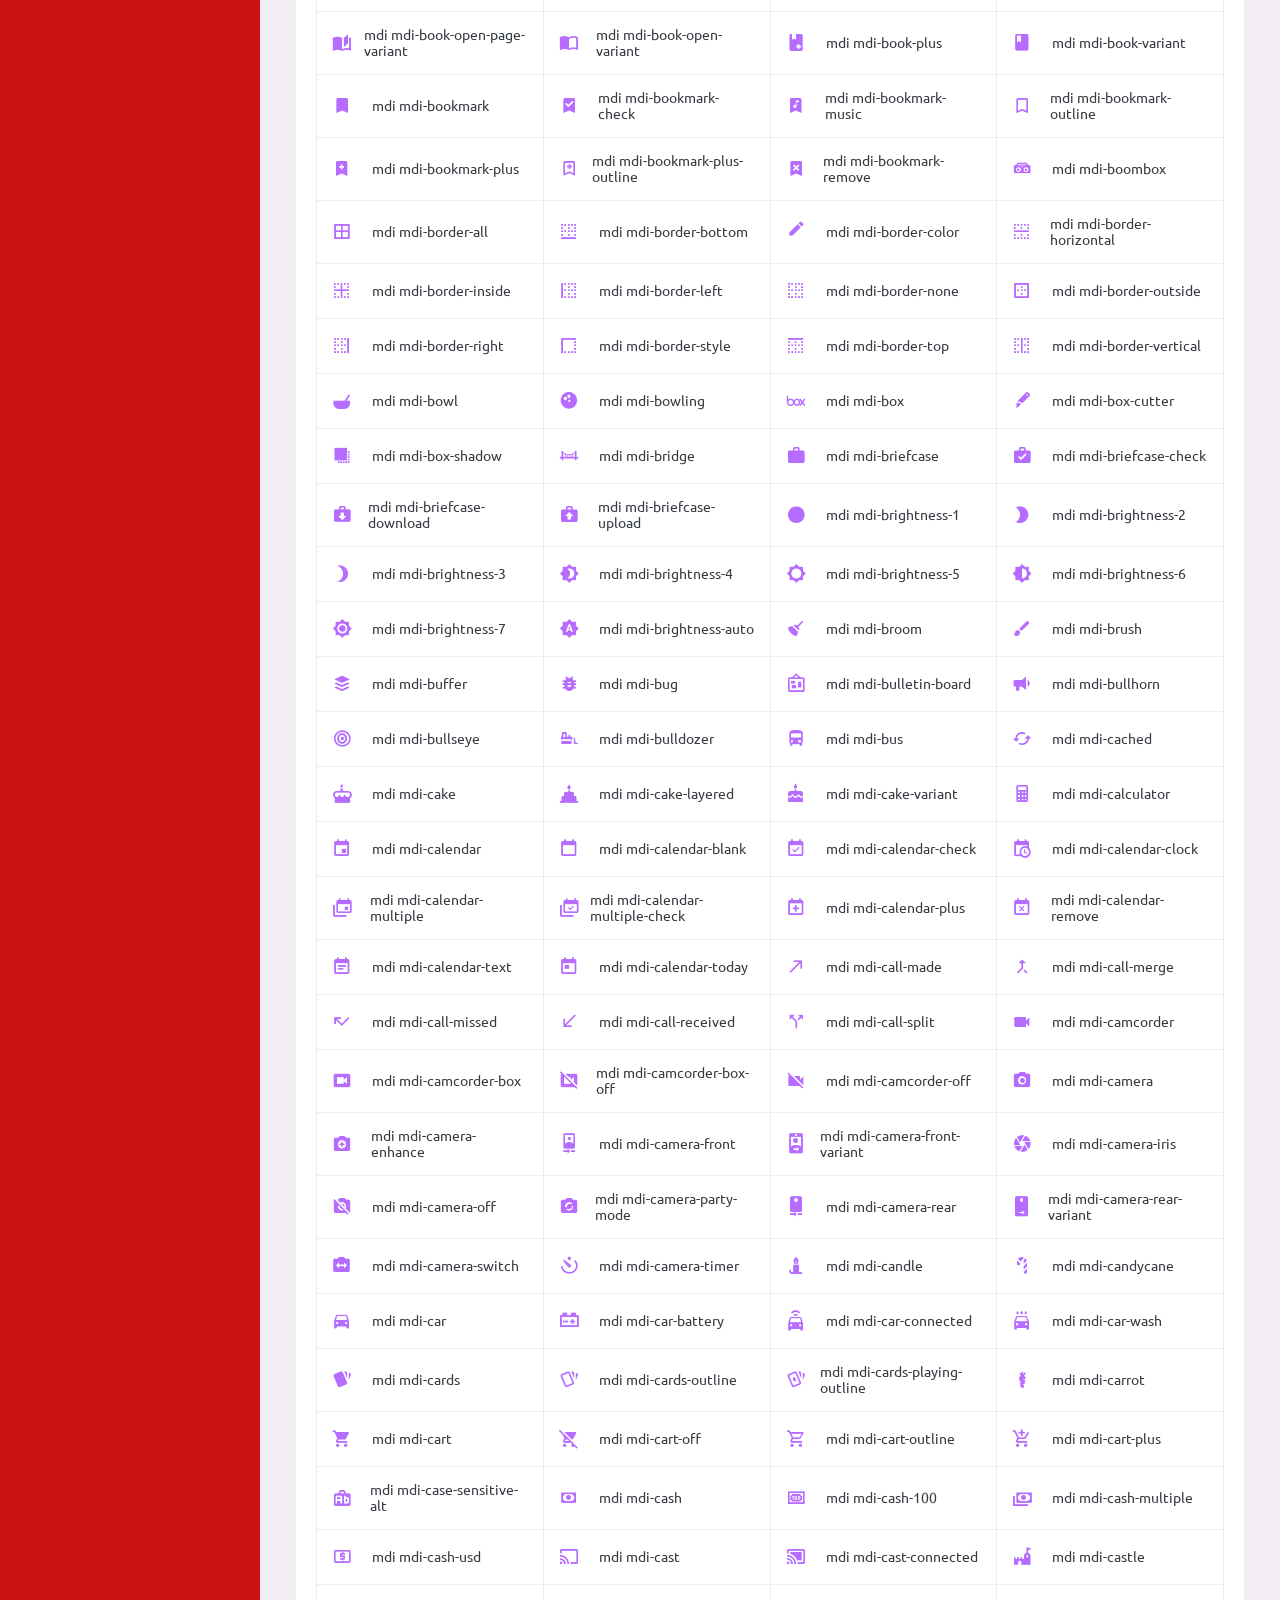
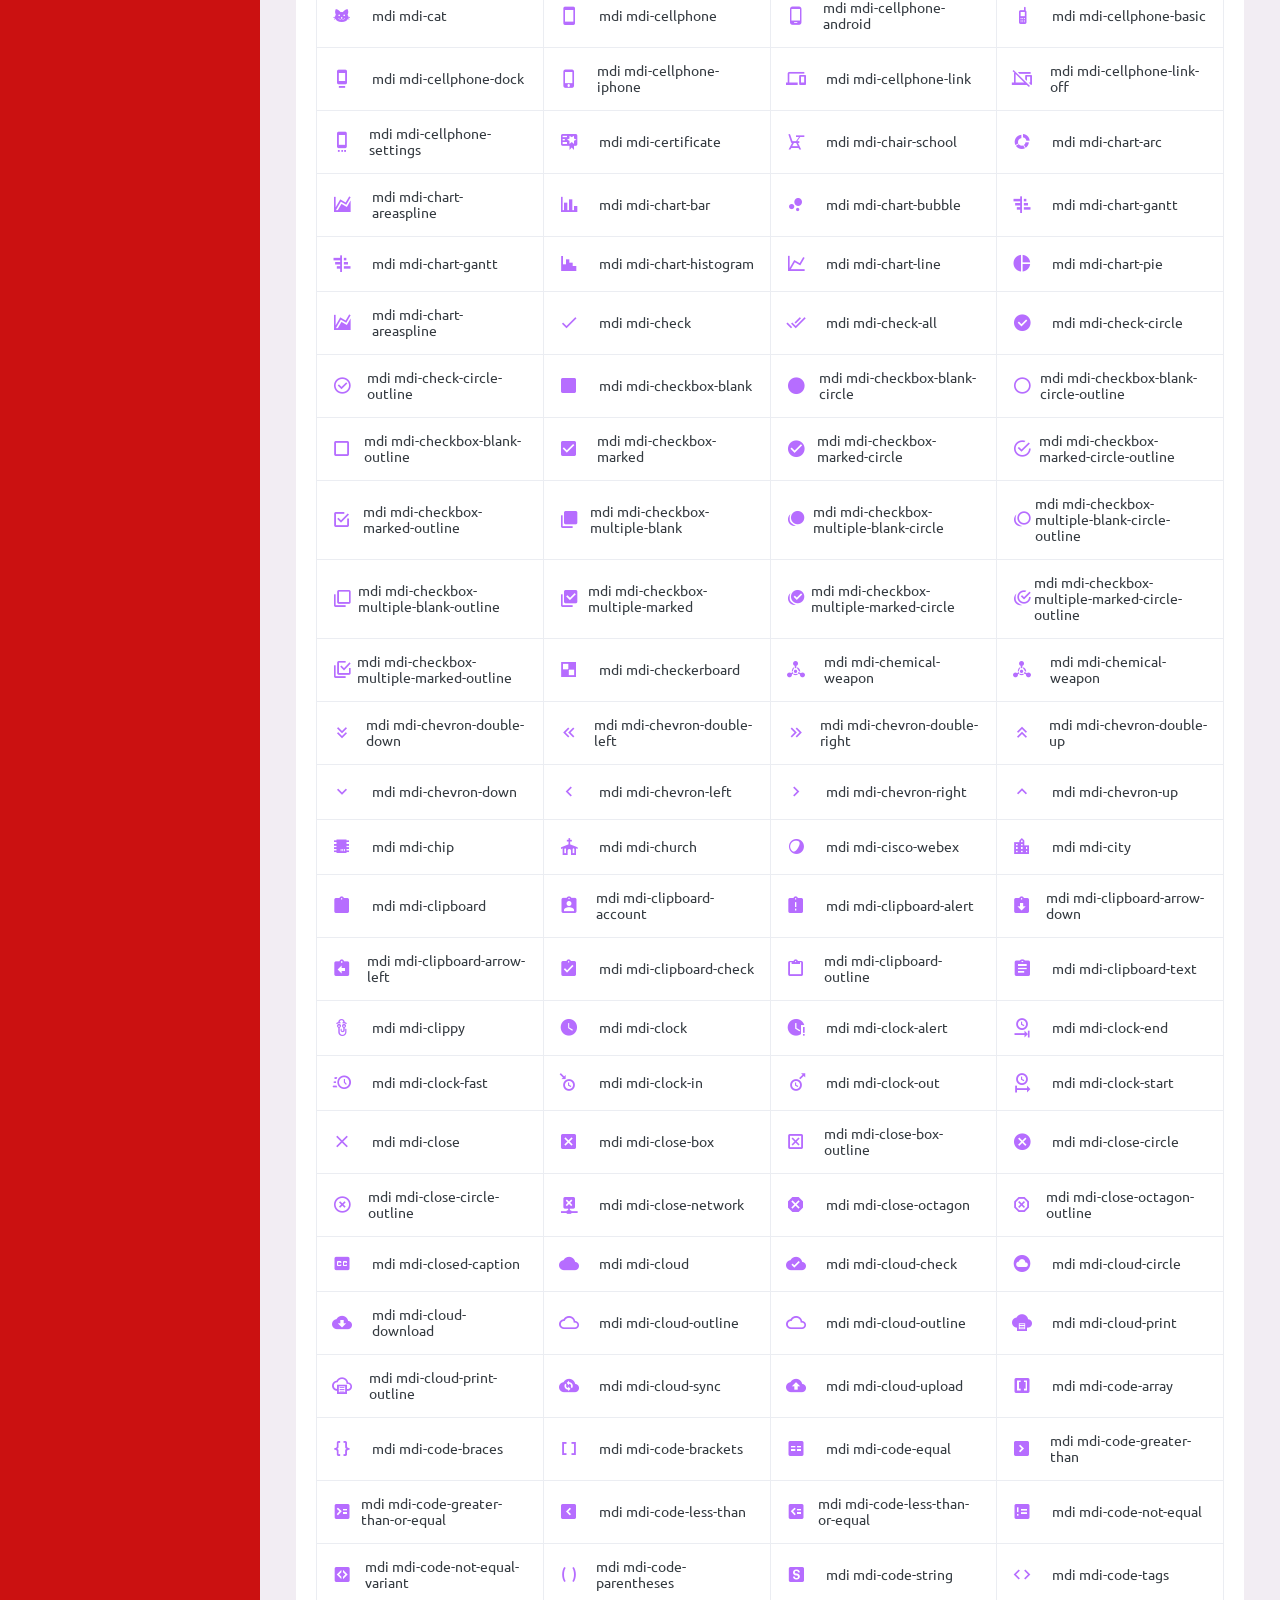
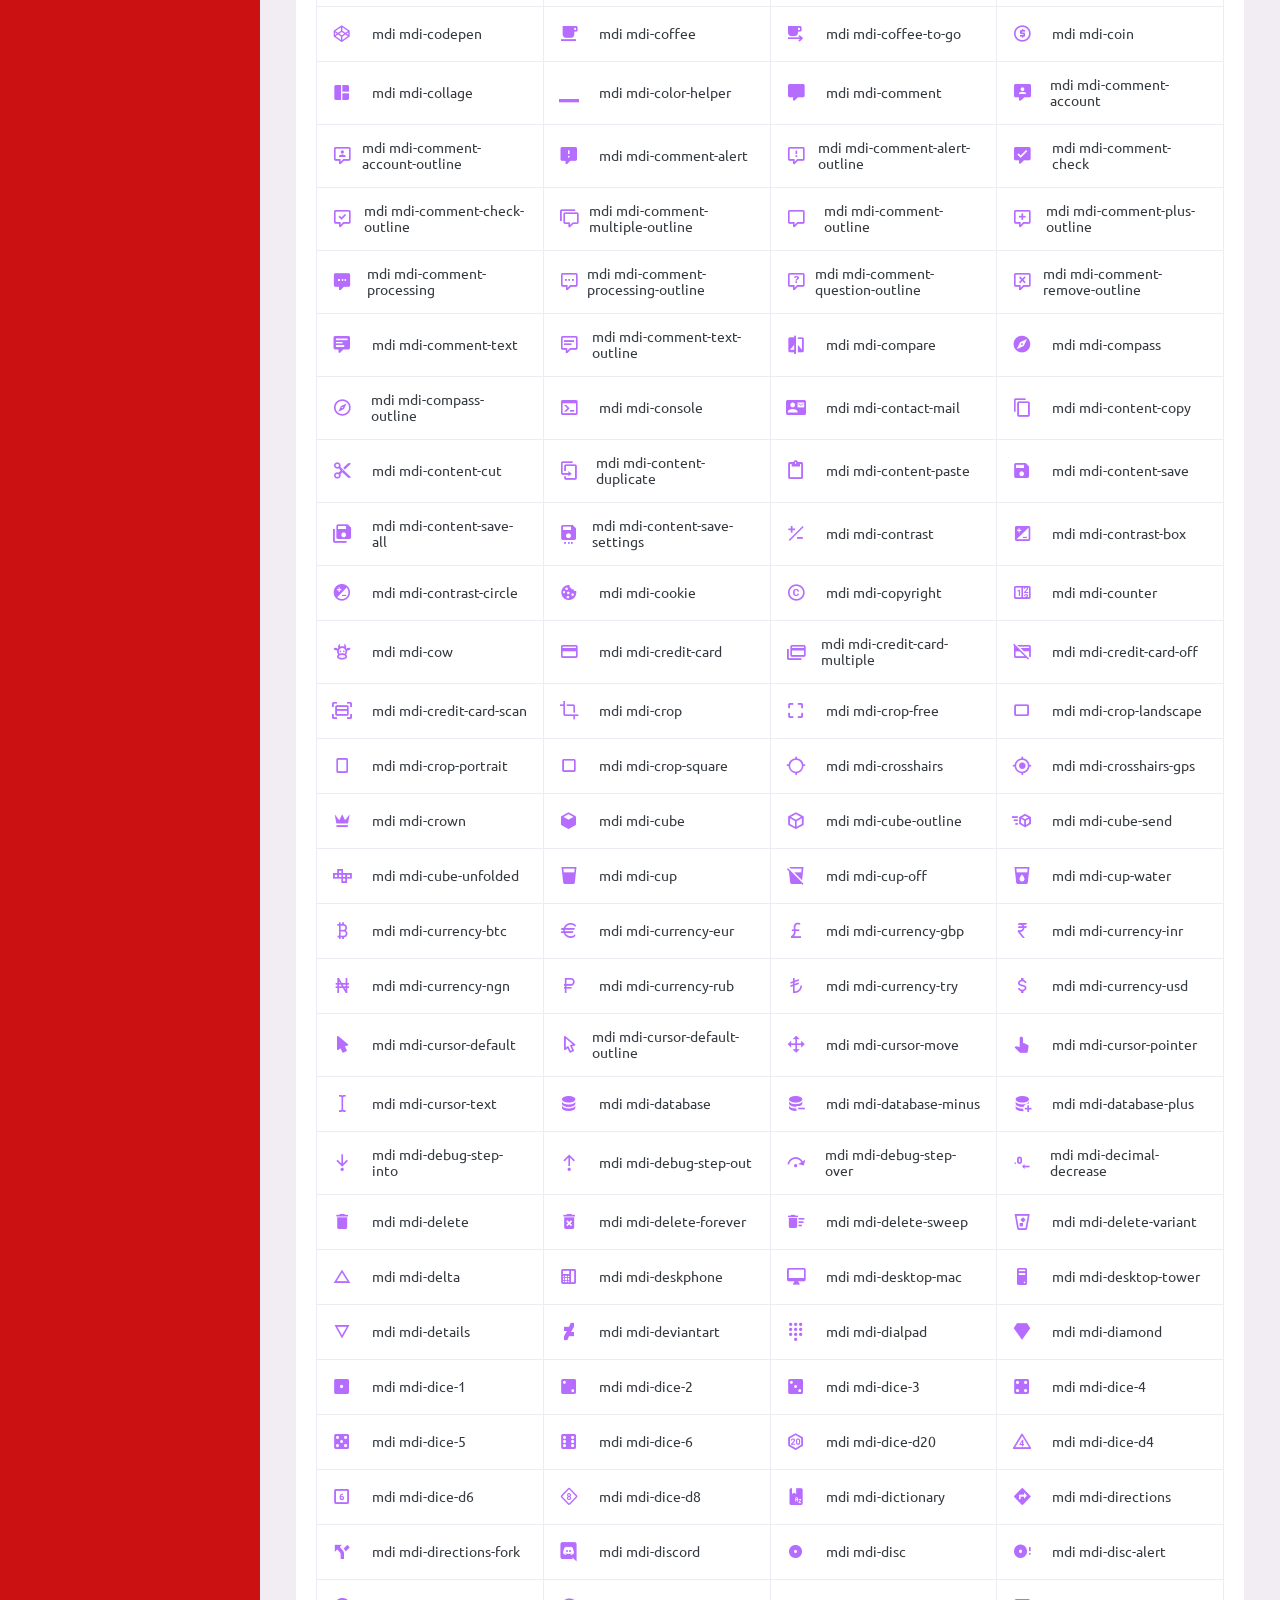
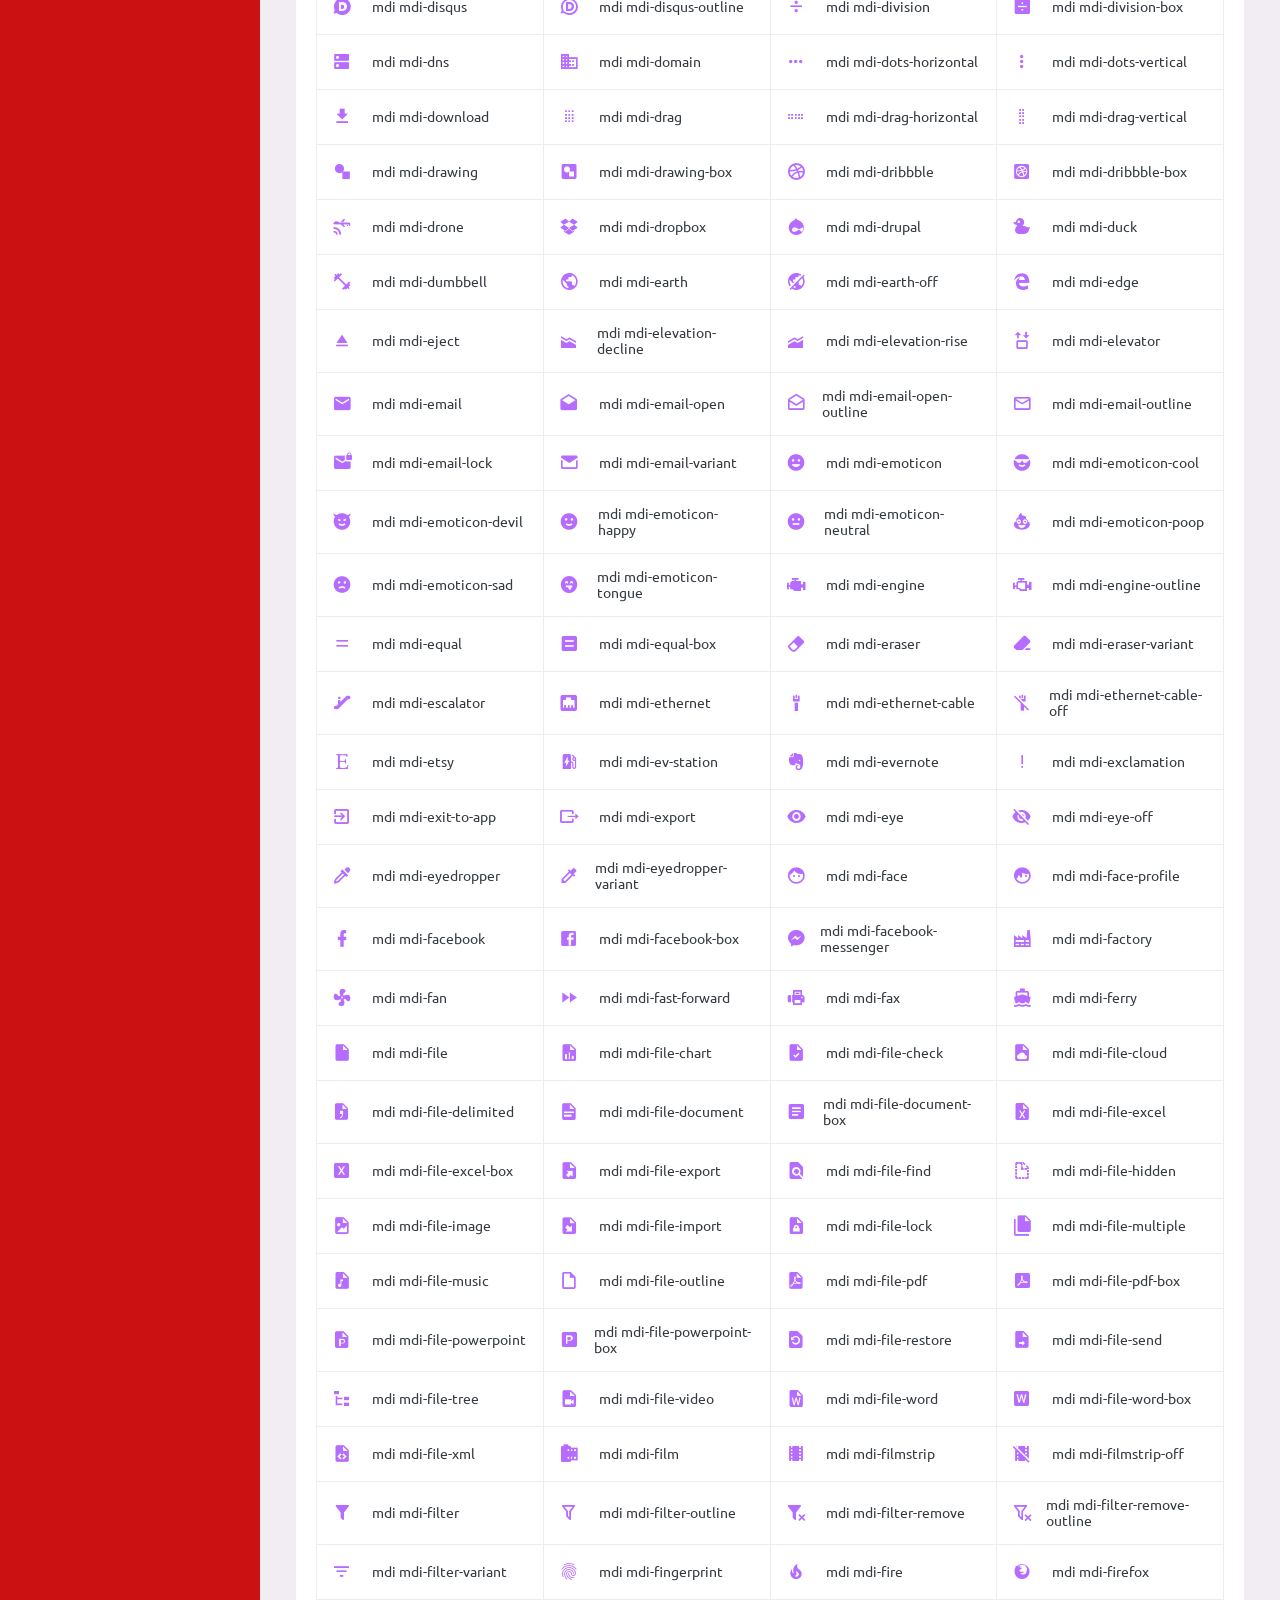
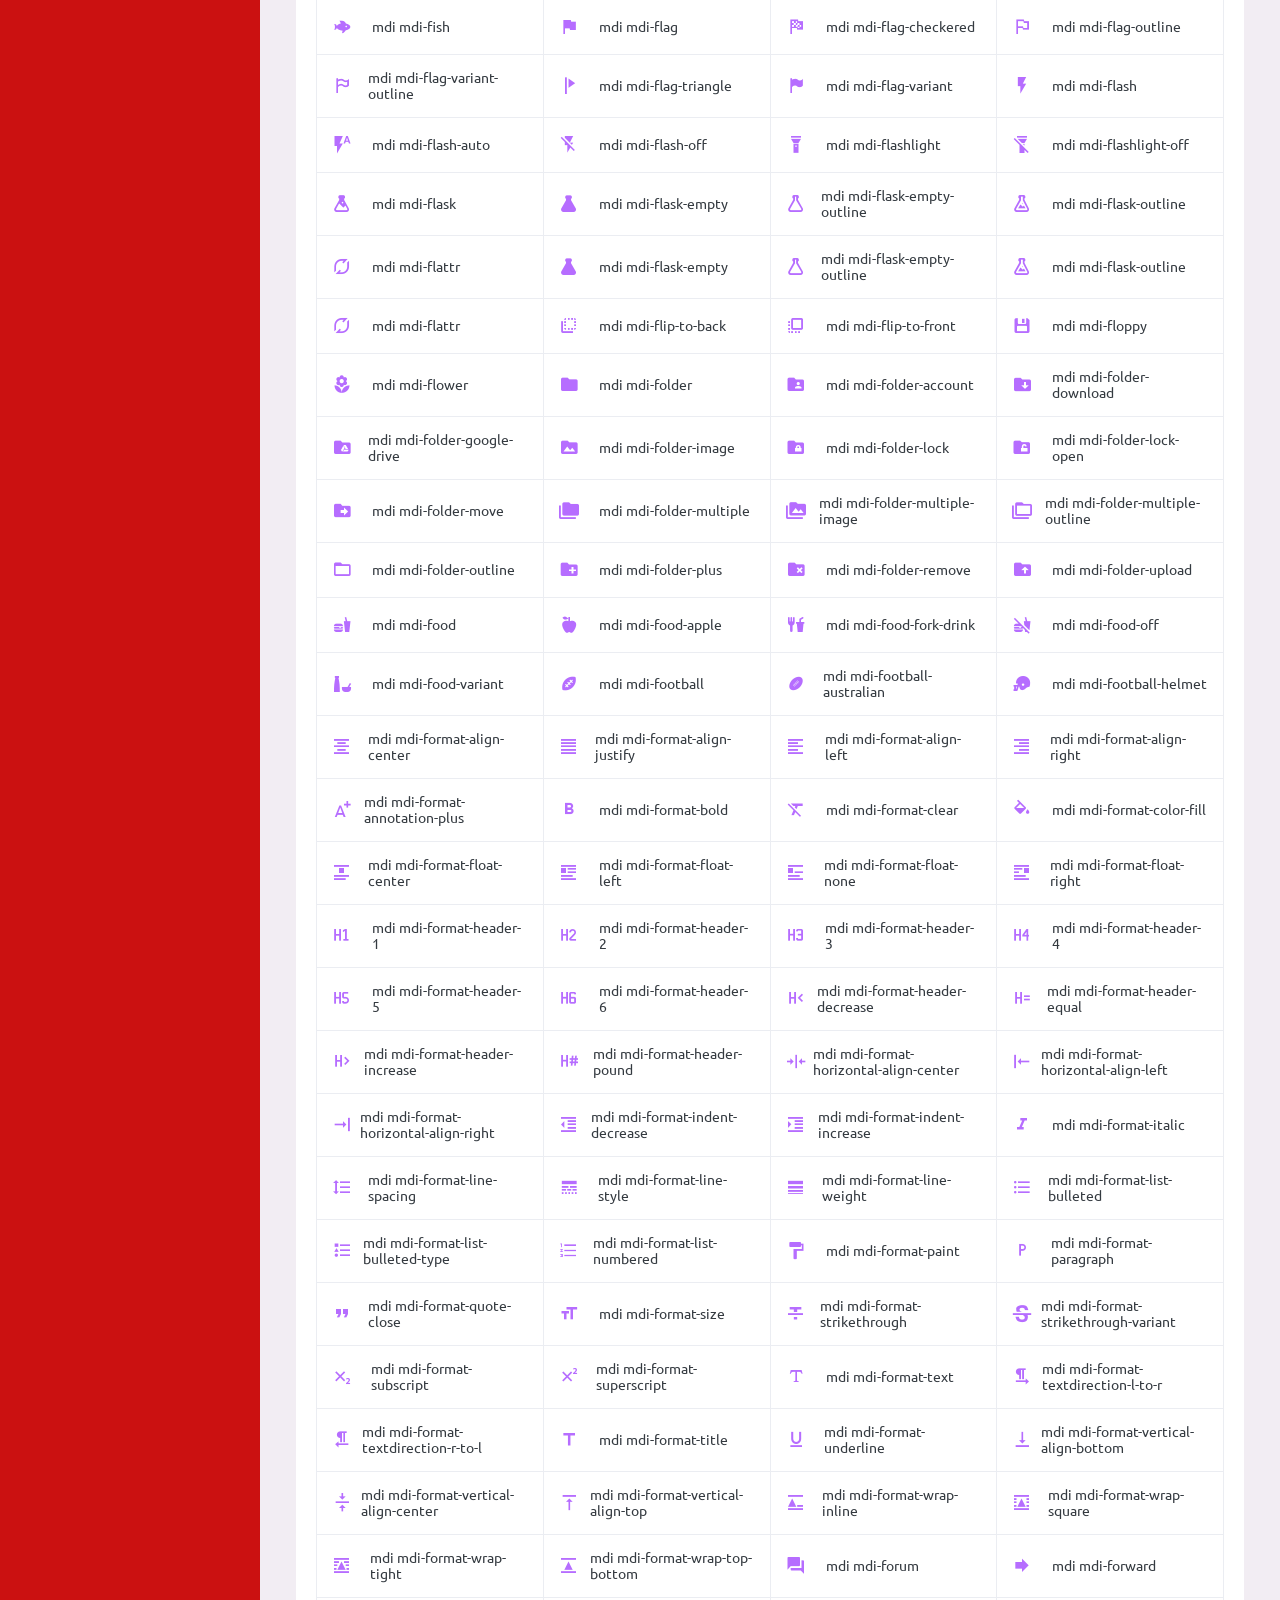
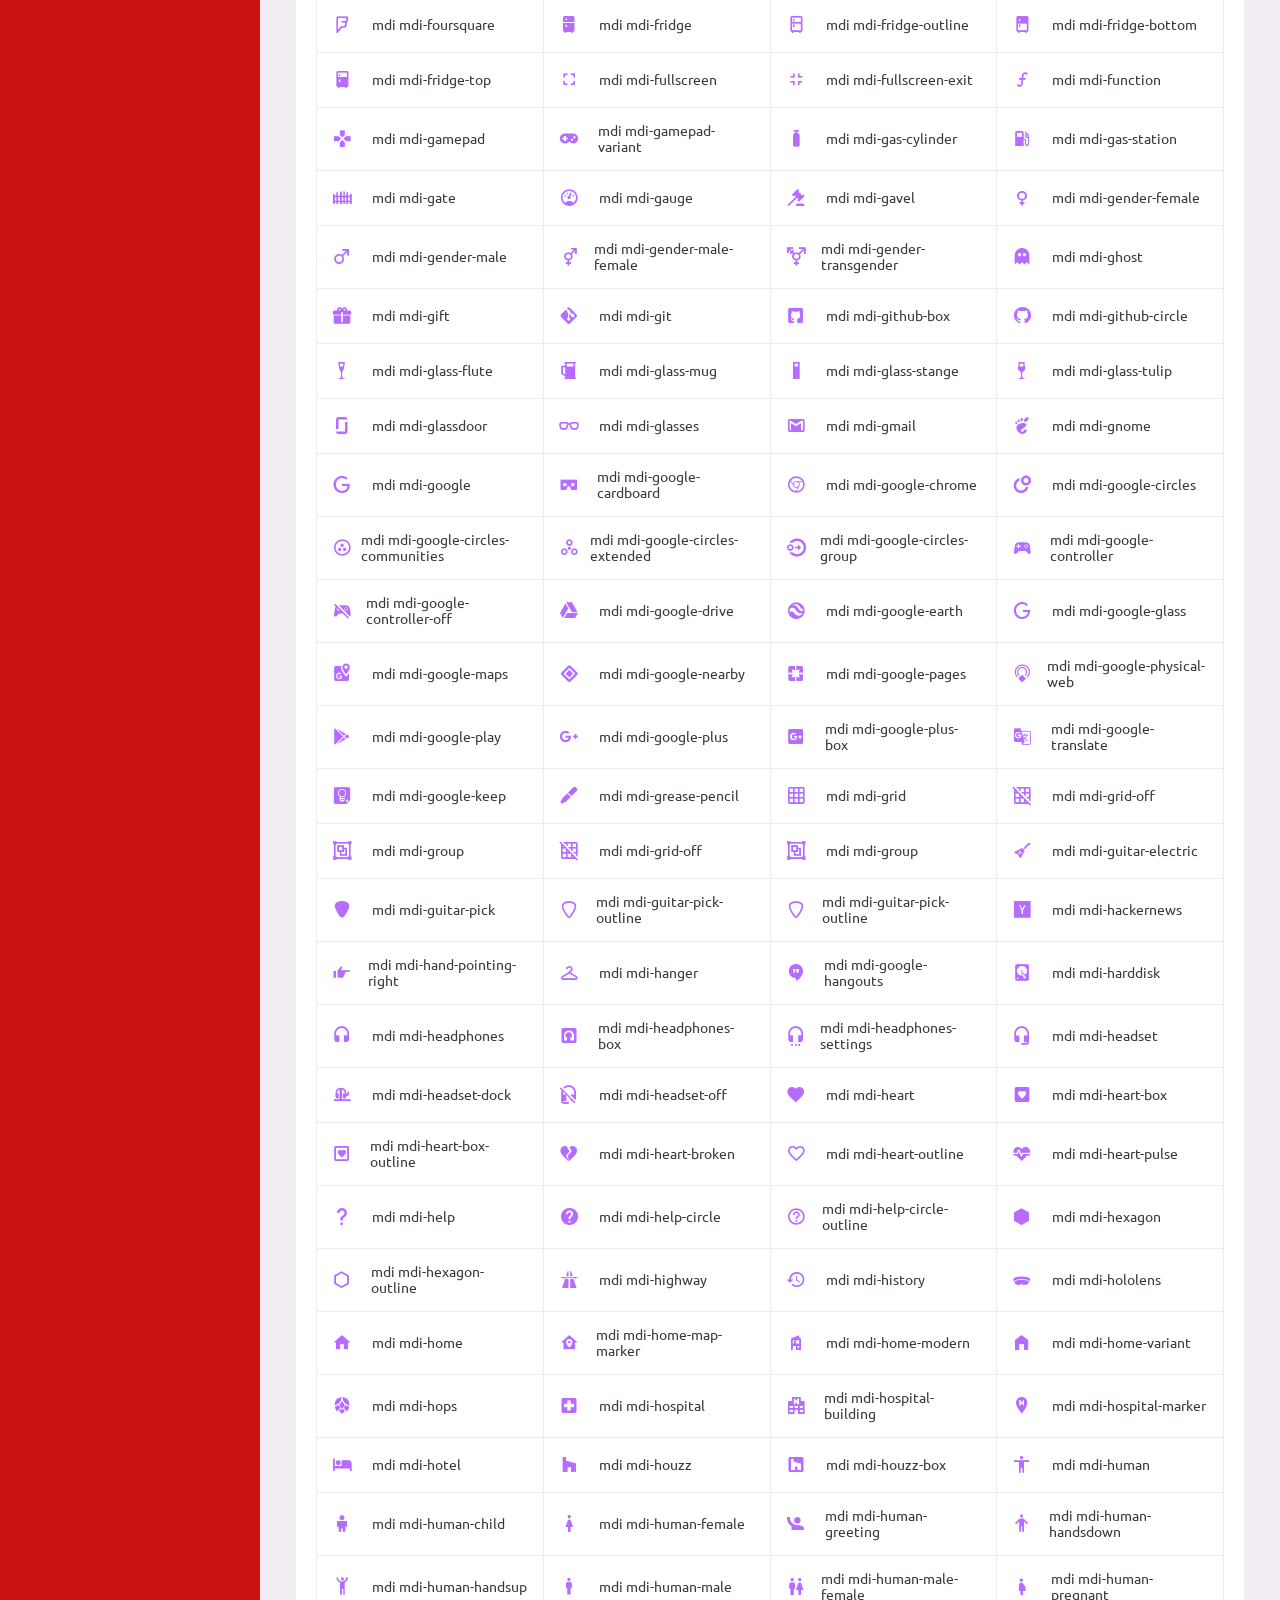
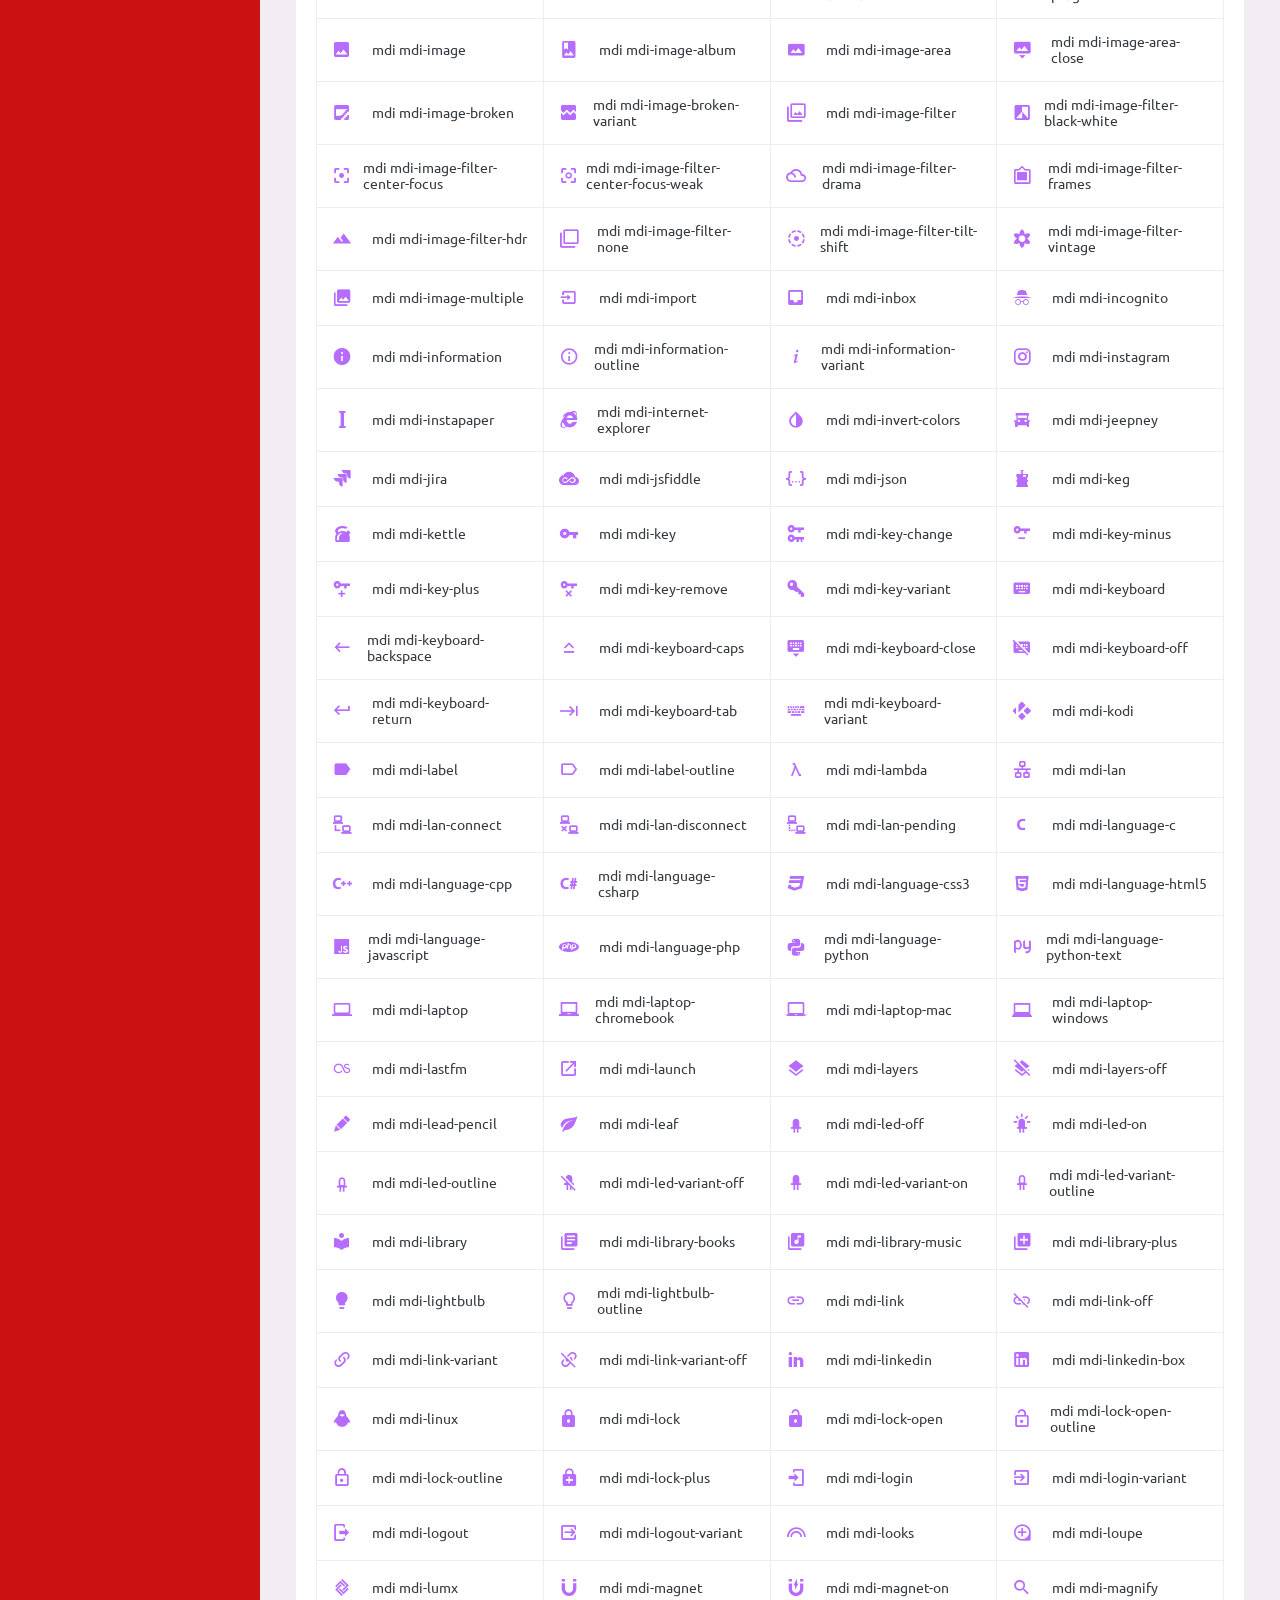
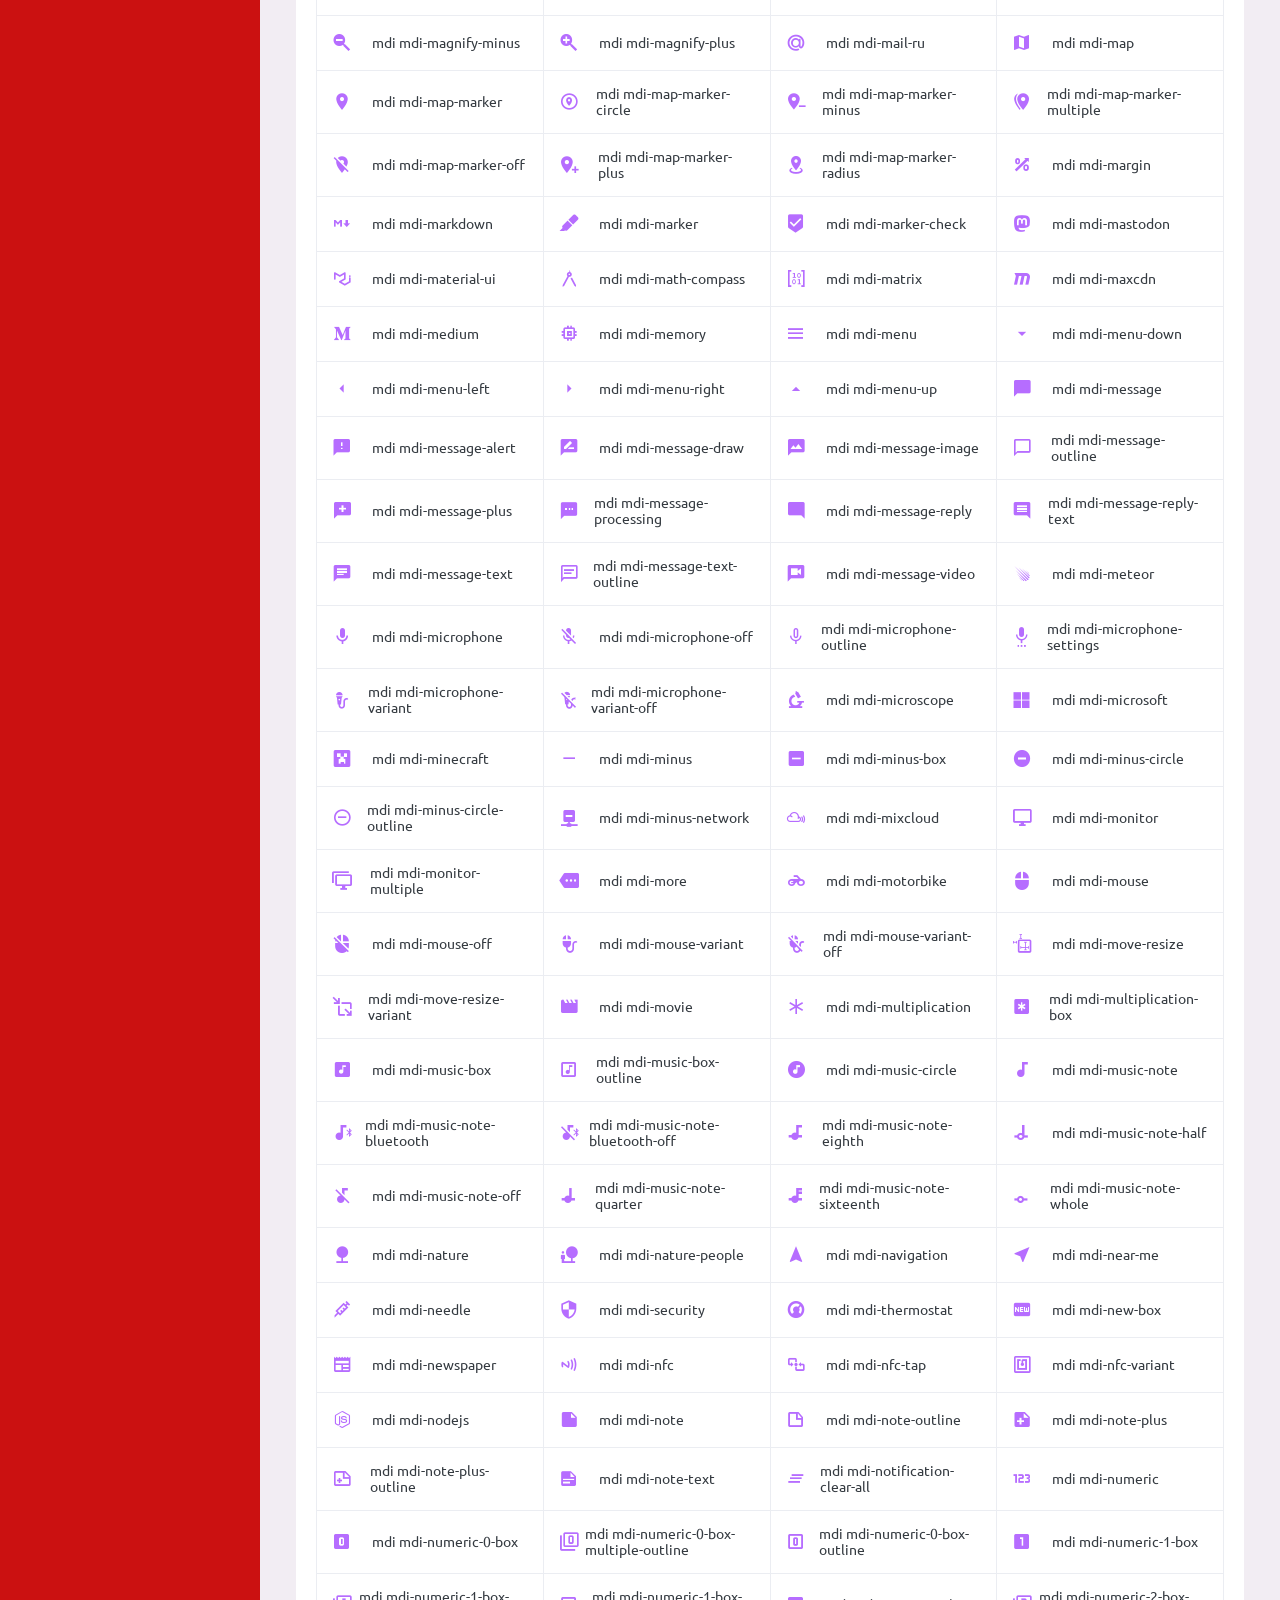
<file: templates/pages/icons/mdi.html>
<!DOCTYPE html>
<html lang="en">
  <head>
    <!-- Required meta tags -->
    <meta charset="utf-8">
    <meta name="viewport" content="width=device-width, initial-scale=1, shrink-to-fit=no">
    <title>Purple Admin</title>
    <!-- plugins:css -->
    <link rel="stylesheet" href="../../../static/assets/vendors/mdi/css/materialdesignicons.min.css">
    <link rel="stylesheet" href="../../../static/assets/vendors/css/vendor.bundle.base.css">
    <!-- endinject -->
    <!-- Plugin css for this page -->
    <!-- End Plugin css for this page -->
    <!-- inject:css -->
    <!-- endinject -->
    <!-- Layout styles -->
    <link rel="stylesheet" href="../../../static/assets/css/style.css">
    <!-- End layout styles -->
    <link rel="shortcut icon" href="../../../static/assets/images/favicon.ico" />
  </head>
  <body>
    <div class=" container-scroller">
      <!-- partial:../../partials/_navbar.html -->
      <nav class="navbar default-layout-navbar col-lg-12 col-12 p-0 fixed-top d-flex flex-row">
        <div class="text-center navbar-brand-wrapper d-flex align-items-center justify-content-center">
          <a class="navbar-brand brand-logo" href="../../index.html"><img src="../../../static/assets/images/logo.svg" alt="logo" /></a>
          <a class="navbar-brand brand-logo-mini" href="../../index.html"><img src="../../../static/assets/images/logo-mini.svg" alt="logo" /></a>
        </div>
        <div class="navbar-menu-wrapper d-flex align-items-stretch">
          <button class="navbar-toggler navbar-toggler align-self-center" type="button" data-toggle="minimize">
            <span class="mdi mdi-menu"></span>
          </button>
          <div class="search-field d-none d-md-block">
            <form class="d-flex align-items-center h-100" action="#">
              <div class="input-group">
                <div class="input-group-prepend bg-transparent">
                  <i class="input-group-text border-0 mdi mdi-magnify"></i>
                </div>
                <input type="text" class="form-control bg-transparent border-0" placeholder="Search projects">
              </div>
            </form>
          </div>
          <ul class="navbar-nav navbar-nav-right">
            <li class="nav-item nav-profile dropdown">
              <a class="nav-link dropdown-toggle" id="profileDropdown" href="#" data-toggle="dropdown" aria-expanded="false">
                <div class="nav-profile-img">
                  <img src="../../../static/assets/images/faces/face1.jpg" alt="image">
                  <span class="availability-status online"></span>
                </div>
                <div class="nav-profile-text">
                  <p class="mb-1 text-black">David Greymaax</p>
                </div>
              </a>
              <div class="dropdown-menu navbar-dropdown" aria-labelledby="profileDropdown">
                <a class="dropdown-item" href="#">
                  <i class="mdi mdi-cached mr-2 text-success"></i> Activity Log </a>
                <div class="dropdown-divider"></div>
                <a class="dropdown-item" href="#">
                  <i class="mdi mdi-logout mr-2 text-primary"></i> Signout </a>
              </div>
            </li>
            <li class="nav-item d-none d-lg-block full-screen-link">
              <a class="nav-link">
                <i class="mdi mdi-fullscreen" id="fullscreen-button"></i>
              </a>
            </li>
            <li class="nav-item dropdown">
              <a class="nav-link count-indicator dropdown-toggle" id="messageDropdown" href="#" data-toggle="dropdown" aria-expanded="false">
                <i class="mdi mdi-email-outline"></i>
                <span class="count-symbol bg-warning"></span>
              </a>
              <div class="dropdown-menu dropdown-menu-right navbar-dropdown preview-list" aria-labelledby="messageDropdown">
                <h6 class="p-3 mb-0">Messages</h6>
                <div class="dropdown-divider"></div>
                <a class="dropdown-item preview-item">
                  <div class="preview-thumbnail">
                    <img src="../../../static/assets/images/faces/face4.jpg" alt="image" class="profile-pic">
                  </div>
                  <div class="preview-item-content d-flex align-items-start flex-column justify-content-center">
                    <h6 class="preview-subject ellipsis mb-1 font-weight-normal">Mark send you a message</h6>
                    <p class="text-gray mb-0"> 1 Minutes ago </p>
                  </div>
                </a>
                <div class="dropdown-divider"></div>
                <a class="dropdown-item preview-item">
                  <div class="preview-thumbnail">
                    <img src="../../../static/assets/images/faces/face2.jpg" alt="image" class="profile-pic">
                  </div>
                  <div class="preview-item-content d-flex align-items-start flex-column justify-content-center">
                    <h6 class="preview-subject ellipsis mb-1 font-weight-normal">Cregh send you a message</h6>
                    <p class="text-gray mb-0"> 15 Minutes ago </p>
                  </div>
                </a>
                <div class="dropdown-divider"></div>
                <a class="dropdown-item preview-item">
                  <div class="preview-thumbnail">
                    <img src="../../../static/assets/images/faces/face3.jpg" alt="image" class="profile-pic">
                  </div>
                  <div class="preview-item-content d-flex align-items-start flex-column justify-content-center">
                    <h6 class="preview-subject ellipsis mb-1 font-weight-normal">Profile picture updated</h6>
                    <p class="text-gray mb-0"> 18 Minutes ago </p>
                  </div>
                </a>
                <div class="dropdown-divider"></div>
                <h6 class="p-3 mb-0 text-center">4 new messages</h6>
              </div>
            </li>
            <li class="nav-item dropdown">
              <a class="nav-link count-indicator dropdown-toggle" id="notificationDropdown" href="#" data-toggle="dropdown">
                <i class="mdi mdi-bell-outline"></i>
                <span class="count-symbol bg-danger"></span>
              </a>
              <div class="dropdown-menu dropdown-menu-right navbar-dropdown preview-list" aria-labelledby="notificationDropdown">
                <h6 class="p-3 mb-0">Notifications</h6>
                <div class="dropdown-divider"></div>
                <a class="dropdown-item preview-item">
                  <div class="preview-thumbnail">
                    <div class="preview-icon bg-success">
                      <i class="mdi mdi-calendar"></i>
                    </div>
                  </div>
                  <div class="preview-item-content d-flex align-items-start flex-column justify-content-center">
                    <h6 class="preview-subject font-weight-normal mb-1">Event today</h6>
                    <p class="text-gray ellipsis mb-0"> Just a reminder that you have an event today </p>
                  </div>
                </a>
                <div class="dropdown-divider"></div>
                <a class="dropdown-item preview-item">
                  <div class="preview-thumbnail">
                    <div class="preview-icon bg-warning">
                      <i class="mdi mdi-settings"></i>
                    </div>
                  </div>
                  <div class="preview-item-content d-flex align-items-start flex-column justify-content-center">
                    <h6 class="preview-subject font-weight-normal mb-1">Settings</h6>
                    <p class="text-gray ellipsis mb-0"> Update dashboard </p>
                  </div>
                </a>
                <div class="dropdown-divider"></div>
                <a class="dropdown-item preview-item">
                  <div class="preview-thumbnail">
                    <div class="preview-icon bg-info">
                      <i class="mdi mdi-link-variant"></i>
                    </div>
                  </div>
                  <div class="preview-item-content d-flex align-items-start flex-column justify-content-center">
                    <h6 class="preview-subject font-weight-normal mb-1">Launch Admin</h6>
                    <p class="text-gray ellipsis mb-0"> New admin wow! </p>
                  </div>
                </a>
                <div class="dropdown-divider"></div>
                <h6 class="p-3 mb-0 text-center">See all notifications</h6>
              </div>
            </li>
            <li class="nav-item nav-logout d-none d-lg-block">
              <a class="nav-link" href="#">
                <i class="mdi mdi-power"></i>
              </a>
            </li>
            <li class="nav-item nav-settings d-none d-lg-block">
              <a class="nav-link" href="#">
                <i class="mdi mdi-format-line-spacing"></i>
              </a>
            </li>
          </ul>
          <button class="navbar-toggler navbar-toggler-right d-lg-none align-self-center" type="button" data-toggle="offcanvas">
            <span class="mdi mdi-menu"></span>
          </button>
        </div>
      </nav>
      <!-- partial -->
      <div class="container-fluid page-body-wrapper">
        <!-- partial:../../partials/_sidebar.html -->
        <nav class="sidebar sidebar-offcanvas" id="sidebar">
          <ul class="nav">
            <li class="nav-item nav-profile">
              <a href="#" class="nav-link">
                <div class="nav-profile-image">
                  <img src="../../../static/assets/images/faces/face1.jpg" alt="profile">
                  <span class="login-status online"></span>
                  <!--change to offline or busy as needed-->
                </div>
                <div class="nav-profile-text d-flex flex-column">
                  <span class="font-weight-bold mb-2">David Grey. H</span>
                  <span class="text-secondary text-small">Project Manager</span>
                </div>
                <i class="mdi mdi-bookmark-check text-success nav-profile-badge"></i>
              </a>
            </li>
            <li class="nav-item">
              <a class="nav-link" href="../../index.html">
                <span class="menu-title">Dashboard</span>
                <i class="mdi mdi-home menu-icon"></i>
              </a>
            </li>
            <li class="nav-item">
              <a class="nav-link" data-toggle="collapse" href="#ui-basic" aria-expanded="false" aria-controls="ui-basic">
                <span class="menu-title">Basic UI Elements</span>
                <i class="menu-arrow"></i>
                <i class="mdi mdi-crosshairs-gps menu-icon"></i>
              </a>
              <div class="collapse" id="ui-basic">
                <ul class="nav flex-column sub-menu">
                  <li class="nav-item"> <a class="nav-link" href="../../pages/ui-features/buttons.html">Buttons</a></li>
                  <li class="nav-item"> <a class="nav-link" href="../../pages/ui-features/typography.html">Typography</a></li>
                </ul>
              </div>
            </li>
            <li class="nav-item">
              <a class="nav-link" href="../../pages/icons/mdi.html">
                <span class="menu-title">Icons</span>
                <i class="mdi mdi-contacts menu-icon"></i>
              </a>
            </li>
            <li class="nav-item">
              <a class="nav-link" href="../../pages/forms/basic_elements.html">
                <span class="menu-title">Forms</span>
                <i class="mdi mdi-format-list-bulleted menu-icon"></i>
              </a>
            </li>
            <li class="nav-item">
              <a class="nav-link" href="../../pages/charts/chartjs.html">
                <span class="menu-title">Charts</span>
                <i class="mdi mdi-chart-bar menu-icon"></i>
              </a>
            </li>
            <li class="nav-item">
              <a class="nav-link" href="../../pages/tables/basic-table.html">
                <span class="menu-title">Tables</span>
                <i class="mdi mdi-table-large menu-icon"></i>
              </a>
            </li>
            <li class="nav-item">
              <a class="nav-link" data-toggle="collapse" href="#general-pages" aria-expanded="false" aria-controls="general-pages">
                <span class="menu-title">Sample Pages</span>
                <i class="menu-arrow"></i>
                <i class="mdi mdi-medical-bag menu-icon"></i>
              </a>
              <div class="collapse" id="general-pages">
                <ul class="nav flex-column sub-menu">
                  <li class="nav-item"> <a class="nav-link" href="../../pages/samples/blank-page.html"> Blank Page </a></li>
                  <li class="nav-item"> <a class="nav-link" href="../../pages/samples/login.html"> Login </a></li>
                  <li class="nav-item"> <a class="nav-link" href="../../pages/samples/register.html"> Register </a></li>
                  <li class="nav-item"> <a class="nav-link" href="../../pages/samples/error-404.html"> 404 </a></li>
                  <li class="nav-item"> <a class="nav-link" href="../../pages/samples/error-500.html"> 500 </a></li>
                </ul>
              </div>
            </li>
            <li class="nav-item sidebar-actions">
              <span class="nav-link">
                <div class="border-bottom">
                  <h6 class="font-weight-normal mb-3">Projects</h6>
                </div>
                <button class="btn btn-block btn-lg btn-gradient-primary mt-4">+ Add a project</button>
                <div class="mt-4">
                  <div class="border-bottom">
                    <p class="text-secondary">Categories</p>
                  </div>
                  <ul class="gradient-bullet-list mt-4">
                    <li>Free</li>
                    <li>Pro</li>
                  </ul>
                </div>
              </span>
            </li>
          </ul>
        </nav>
        <!-- partial -->
        <div class="main-panel">
          <div class="content-wrapper">
            <div class="page-header">
              <h3 class="page-title"> Material design icons </h3>
              <nav aria-label="breadcrumb">
                <ol class="breadcrumb">
                  <li class="breadcrumb-item"><a href="#">Icons</a></li>
                  <li class="breadcrumb-item active" aria-current="page">Material design icons</li>
                </ol>
              </nav>
            </div>
            <div class="row">
              <div class="col-lg-12 grid-margin">
                <div class="card">
                  <div class="card-body">
                    <div class="row icons-list">
                      <div class="col-sm-6 col-md-4 col-lg-3">
                        <i class="mdi mdi-access-point"></i> mdi mdi-access-point
                      </div>
                      <div class="col-sm-6 col-md-4 col-lg-3">
                        <i class="mdi mdi-access-point-network"></i> mdi mdi-access-point-network
                      </div>
                      <div class="col-sm-6 col-md-4 col-lg-3">
                        <i class="mdi mdi-account"></i> mdi mdi-account
                      </div>
                      <div class="col-sm-6 col-md-4 col-lg-3">
                        <i class="mdi mdi-account-box"></i> mdi mdi-account-box
                      </div>
                      <div class="col-sm-6 col-md-4 col-lg-3">
                        <i class="mdi mdi-account-box-outline"></i> mdi mdi-account-box-outline
                      </div>
                      <div class="col-sm-6 col-md-4 col-lg-3">
                        <i class="mdi mdi-account-card-details"></i> mdi mdi-account-card-details
                      </div>
                      <div class="col-sm-6 col-md-4 col-lg-3">
                        <i class="mdi mdi-account-check"></i> mdi mdi-account-check
                      </div>
                      <div class="col-sm-6 col-md-4 col-lg-3">
                        <i class="mdi mdi-account-circle"></i> mdi mdi-account-circle
                      </div>
                      <div class="col-sm-6 col-md-4 col-lg-3">
                        <i class="mdi mdi-account-convert"></i> mdi mdi-account-convert
                      </div>
                      <div class="col-sm-6 col-md-4 col-lg-3">
                        <i class="mdi mdi-account-key"></i> mdi mdi-account-key
                      </div>
                      <div class="col-sm-6 col-md-4 col-lg-3">
                        <i class="mdi mdi-account"></i> mdi mdi-account
                      </div>
                      <div class="col-sm-6 col-md-4 col-lg-3">
                        <i class="mdi mdi-account-minus"></i> mdi mdi-account-minus
                      </div>
                      <div class="col-sm-6 col-md-4 col-lg-3">
                        <i class="mdi mdi-account-multiple"></i> mdi mdi-account-multiple
                      </div>
                      <div class="col-sm-6 col-md-4 col-lg-3">
                        <i class="mdi mdi-account-multiple-minus"></i> mdi mdi-account-multiple-minus
                      </div>
                      <div class="col-sm-6 col-md-4 col-lg-3">
                        <i class="mdi mdi-account-multiple-outline"></i> mdi mdi-account-multiple-outline
                      </div>
                      <div class="col-sm-6 col-md-4 col-lg-3">
                        <i class="mdi mdi-account-multiple-plus"></i> mdi mdi-account-multiple-plus
                      </div>
                      <div class="col-sm-6 col-md-4 col-lg-3">
                        <i class="mdi mdi-account-network"></i> mdi mdi-account-network
                      </div>
                      <div class="col-sm-6 col-md-4 col-lg-3">
                        <i class="mdi mdi-account-off"></i> mdi mdi-account-off
                      </div>
                      <div class="col-sm-6 col-md-4 col-lg-3">
                        <i class="mdi mdi-account-outline"></i> mdi mdi-account-outline
                      </div>
                      <div class="col-sm-6 col-md-4 col-lg-3">
                        <i class="mdi mdi-account-plus"></i> mdi mdi-account-plus
                      </div>
                      <div class="col-sm-6 col-md-4 col-lg-3">
                        <i class="mdi mdi-account-remove"></i> mdi mdi-account-remove
                      </div>
                      <div class="col-sm-6 col-md-4 col-lg-3">
                        <i class="mdi mdi-account-search"></i> mdi mdi-account-search
                      </div>
                      <div class="col-sm-6 col-md-4 col-lg-3">
                        <i class="mdi mdi-account-settings"></i> mdi mdi-account-settings
                      </div>
                      <div class="col-sm-6 col-md-4 col-lg-3">
                        <i class="mdi mdi-account-search-outline"></i> mdi mdi-account-search-outline
                      </div>
                      <div class="col-sm-6 col-md-4 col-lg-3">
                        <i class="mdi mdi-account-star"></i> mdi mdi-account-star
                      </div>
                      <div class="col-sm-6 col-md-4 col-lg-3">
                        <i class="mdi mdi-account-switch"></i> mdi mdi-account-switch
                      </div>
                      <div class="col-sm-6 col-md-4 col-lg-3">
                        <i class="mdi mdi-adjust"></i> mdi mdi-adjust
                      </div>
                      <div class="col-sm-6 col-md-4 col-lg-3">
                        <i class="mdi mdi-air-conditioner"></i> mdi mdi-air-conditioner
                      </div>
                      <div class="col-sm-6 col-md-4 col-lg-3">
                        <i class="mdi mdi-airballoon"></i> mdi mdi-airballoon
                      </div>
                      <div class="col-sm-6 col-md-4 col-lg-3">
                        <i class="mdi mdi-airplane"></i> mdi mdi-airplane
                      </div>
                      <div class="col-sm-6 col-md-4 col-lg-3">
                        <i class="mdi mdi-airplane-landing"></i> mdi mdi-airplane-landing
                      </div>
                      <div class="col-sm-6 col-md-4 col-lg-3">
                        <i class="mdi mdi-airplane-off"></i> mdi mdi-airplane-off
                      </div>
                      <div class="col-sm-6 col-md-4 col-lg-3">
                        <i class="mdi mdi-airplane-takeoff"></i> mdi mdi-airplane-takeoff
                      </div>
                      <div class="col-sm-6 col-md-4 col-lg-3">
                        <i class="mdi mdi-airplay"></i> mdi mdi-airplay
                      </div>
                      <div class="col-sm-6 col-md-4 col-lg-3">
                        <i class="mdi mdi-alarm"></i> mdi mdi-alarm
                      </div>
                      <div class="col-sm-6 col-md-4 col-lg-3">
                        <i class="mdi mdi-alarm-check"></i> mdi mdi-alarm-check
                      </div>
                      <div class="col-sm-6 col-md-4 col-lg-3">
                        <i class="mdi mdi-alarm-multiple"></i> mdi mdi-alarm-multiple
                      </div>
                      <div class="col-sm-6 col-md-4 col-lg-3">
                        <i class="mdi mdi-alarm-off"></i> mdi mdi-alarm-off
                      </div>
                      <div class="col-sm-6 col-md-4 col-lg-3">
                        <i class="mdi mdi-alarm-plus"></i> mdi mdi-alarm-plus
                      </div>
                      <div class="col-sm-6 col-md-4 col-lg-3">
                        <i class="mdi mdi-album"></i> mdi mdi-albums
                      </div>
                      <div class="col-sm-6 col-md-4 col-lg-3">
                        <i class="mdi mdi-alert"></i> mdi mdi-alert
                      </div>
                      <div class="col-sm-6 col-md-4 col-lg-3">
                        <i class="mdi mdi-alert-box"></i> mdi mdi-alert-box
                      </div>
                      <div class="col-sm-6 col-md-4 col-lg-3">
                        <i class="mdi mdi-alert-circle"></i> mdi mdi-alert-circle
                      </div>
                      <div class="col-sm-6 col-md-4 col-lg-3">
                        <i class="mdi mdi-alert-circle-outline"></i> mdi mdi-alert-circle-outline
                      </div>
                      <div class="col-sm-6 col-md-4 col-lg-3">
                        <i class="mdi mdi-alert-octagon"></i> mdi mdi-alert-octagon
                      </div>
                      <div class="col-sm-6 col-md-4 col-lg-3">
                        <i class="mdi mdi-alert-outline"></i> mdi mdi-alert-outline
                      </div>
                      <div class="col-sm-6 col-md-4 col-lg-3">
                        <i class="mdi mdi-alpha"></i> mdi mdi-alpha
                      </div>
                      <div class="col-sm-6 col-md-4 col-lg-3">
                        <i class="mdi mdi-alphabetical"></i> mdi mdi-alphabetical
                      </div>
                      <div class="col-sm-6 col-md-4 col-lg-3">
                        <i class="mdi mdi-altimeter"></i> mdi mdi-altimeter
                      </div>
                      <div class="col-sm-6 col-md-4 col-lg-3">
                        <i class="mdi mdi-amazon"></i> mdi mdi-amazon
                      </div>
                      <div class="col-sm-6 col-md-4 col-lg-3">
                        <i class="mdi mdi-amazon-drive"></i> mdi mdi-amazon-drive
                      </div>
                      <div class="col-sm-6 col-md-4 col-lg-3">
                        <i class="mdi mdi-ambulance"></i> mdi mdi-ambulance
                      </div>
                      <div class="col-sm-6 col-md-4 col-lg-3">
                        <i class="mdi mdi-amplifier"></i> mdi mdi-amplifier
                      </div>
                      <div class="col-sm-6 col-md-4 col-lg-3">
                        <i class="mdi mdi-anchor"></i> mdi mdi-anchor
                      </div>
                      <div class="col-sm-6 col-md-4 col-lg-3">
                        <i class="mdi mdi-android"></i> mdi mdi-android
                      </div>
                      <div class="col-sm-6 col-md-4 col-lg-3">
                        <i class="mdi mdi-android-debug-bridge"></i> mdi mdi-android-debug-bridge
                      </div>
                      <div class="col-sm-6 col-md-4 col-lg-3">
                        <i class="mdi mdi-android-studio"></i> mdi mdi-android-studio
                      </div>
                      <div class="col-sm-6 col-md-4 col-lg-3">
                        <i class="mdi mdi-animation"></i> mdi mdi-animation
                      </div>
                      <div class="col-sm-6 col-md-4 col-lg-3">
                        <i class="mdi mdi-apple"></i> mdi mdi-apple
                      </div>
                      <div class="col-sm-6 col-md-4 col-lg-3">
                        <i class="mdi mdi-apple-finder"></i> mdi mdi-apple-finder
                      </div>
                      <div class="col-sm-6 col-md-4 col-lg-3">
                        <i class="mdi mdi-apple-ios"></i> mdi mdi-apple-ios
                      </div>
                      <div class="col-sm-6 col-md-4 col-lg-3">
                        <i class="mdi mdi-apple-keyboard-caps"></i> mdi mdi-apple-keyboard-caps
                      </div>
                      <div class="col-sm-6 col-md-4 col-lg-3">
                        <i class="mdi mdi-apple-keyboard-command"></i> mdi mdi-apple-keyboard-command
                      </div>
                      <div class="col-sm-6 col-md-4 col-lg-3">
                        <i class="mdi mdi-apple-keyboard-control"></i> mdi mdi-apple-keyboard-control
                      </div>
                      <div class="col-sm-6 col-md-4 col-lg-3">
                        <i class="mdi mdi-apple-keyboard-option"></i> mdi mdi-apple-keyboard-option
                      </div>
                      <div class="col-sm-6 col-md-4 col-lg-3">
                        <i class="mdi mdi-apple-keyboard-shift"></i> mdi mdi-apple-keyboard-shift
                      </div>
                      <div class="col-sm-6 col-md-4 col-lg-3">
                        <i class="mdi mdi-apple-icloud "></i> mdi mdi-apple-icloud
                      </div>
                      <div class="col-sm-6 col-md-4 col-lg-3">
                        <i class="mdi mdi-apple-safari"></i> mdi mdi-apple-safari
                      </div>
                      <div class="col-sm-6 col-md-4 col-lg-3">
                        <i class="mdi mdi-application"></i> mdi mdi-application
                      </div>
                      <div class="col-sm-6 col-md-4 col-lg-3">
                        <i class="mdi mdi-apps-box"></i> mdi mdi-apps-box
                      </div>
                      <div class="col-sm-6 col-md-4 col-lg-3">
                        <i class="mdi mdi-apps"></i> mdi mdi-apps
                      </div>
                      <div class="col-sm-6 col-md-4 col-lg-3">
                        <i class="mdi mdi-archive"></i> mdi mdi-archive
                      </div>
                      <div class="col-sm-6 col-md-4 col-lg-3">
                        <i class="mdi mdi-arrange-bring-forward"></i> mdi mdi-arrange-bring-forward
                      </div>
                      <div class="col-sm-6 col-md-4 col-lg-3">
                        <i class="mdi mdi-arrange-bring-to-front"></i> mdi mdi-arrange-bring-to-front
                      </div>
                      <div class="col-sm-6 col-md-4 col-lg-3">
                        <i class="mdi mdi-arrange-send-backward"></i> mdi mdi-arrange-send-backward
                      </div>
                      <div class="col-sm-6 col-md-4 col-lg-3">
                        <i class="mdi mdi-arrange-send-to-back"></i> mdi mdi-arrange-send-to-back
                      </div>
                      <div class="col-sm-6 col-md-4 col-lg-3">
                        <i class="mdi mdi-arrow-all"></i> mdi mdi-arrow-all
                      </div>
                      <div class="col-sm-6 col-md-4 col-lg-3">
                        <i class="mdi mdi-arrow-bottom-left"></i> mdi mdi-arrow-bottom-left
                      </div>
                      <div class="col-sm-6 col-md-4 col-lg-3">
                        <i class="mdi mdi-arrow-bottom-right"></i> mdi mdi-arrow-bottom-right
                      </div>
                      <div class="col-sm-6 col-md-4 col-lg-3">
                        <i class="mdi mdi-arrow-collapse-horizontal"></i> mdi mdi-arrow-collapse-horizontal
                      </div>
                      <div class="col-sm-6 col-md-4 col-lg-3">
                        <i class="mdi mdi-arrow-collapse-all"></i> mdi mdi-arrow-collapse-all
                      </div>
                      <div class="col-sm-6 col-md-4 col-lg-3">
                        <i class="mdi mdi-arrow-down"></i> mdi mdi-arrow-down
                      </div>
                      <div class="col-sm-6 col-md-4 col-lg-3">
                        <i class="mdi mdi-arrow-down"></i> mdi mdi-arrow-down
                      </div>
                      <div class="col-sm-6 col-md-4 col-lg-3">
                        <i class="mdi mdi-arrow-down-bold-circle"></i> mdi mdi-arrow-down-bold-circle
                      </div>
                      <div class="col-sm-6 col-md-4 col-lg-3">
                        <i class="mdi mdi-arrow-down-bold-circle-outline"></i> mdi mdi-arrow-down-bold-circle-outline
                      </div>
                      <div class="col-sm-6 col-md-4 col-lg-3">
                        <i class="mdi mdi-arrow-down-bold-hexagon-outline"></i> mdi mdi-arrow-down-bold-hexagon-outline
                      </div>
                      <div class="col-sm-6 col-md-4 col-lg-3">
                        <i class="mdi mdi-arrow-down-drop-circle"></i> mdi mdi-arrow-down-drop-circle
                      </div>
                      <div class="col-sm-6 col-md-4 col-lg-3">
                        <i class="mdi mdi-arrow-down-drop-circle-outline"></i> mdi mdi-arrow-down-drop-circle-outline
                      </div>
                      <div class="col-sm-6 col-md-4 col-lg-3">
                        <i class="mdi mdi-arrow-expand"></i> mdi mdi-arrow-expand
                      </div>
                      <div class="col-sm-6 col-md-4 col-lg-3">
                        <i class="mdi mdi-arrow-expand-all"></i> mdi mdi-arrow-expand-all
                      </div>
                      <div class="col-sm-6 col-md-4 col-lg-3">
                        <i class="mdi mdi-arrow-left"></i> mdi mdi-arrow-left
                      </div>
                      <div class="col-sm-6 col-md-4 col-lg-3">
                        <i class="mdi mdi-arrow-left-bold"></i> mdi mdi-arrow-left-bold
                      </div>
                      <div class="col-sm-6 col-md-4 col-lg-3">
                        <i class="mdi mdi-arrow-left-bold-circle"></i> mdi mdi-arrow-left-bold-circle
                      </div>
                      <div class="col-sm-6 col-md-4 col-lg-3">
                        <i class="mdi mdi-arrow-left-bold-circle-outline"></i> mdi mdi-arrow-left-bold-circle-outline
                      </div>
                      <div class="col-sm-6 col-md-4 col-lg-3">
                        <i class="mdi mdi-arrow-left-bold-hexagon-outline"></i> mdi mdi-arrow-left-bold-hexagon-outline
                      </div>
                      <div class="col-sm-6 col-md-4 col-lg-3">
                        <i class="mdi mdi-arrow-left-drop-circle"></i> mdi mdi-arrow-left-drop-circle
                      </div>
                      <div class="col-sm-6 col-md-4 col-lg-3">
                        <i class="mdi mdi-arrow-left-drop-circle-outline"></i> mdi mdi-arrow-left-drop-circle-outline
                      </div>
                      <div class="col-sm-6 col-md-4 col-lg-3">
                        <i class="mdi mdi-arrow-right"></i> mdi mdi-arrow-right
                      </div>
                      <div class="col-sm-6 col-md-4 col-lg-3">
                        <i class="mdi mdi-arrow-right-bold"></i> mdi mdi-arrow-right-bold
                      </div>
                      <div class="col-sm-6 col-md-4 col-lg-3">
                        <i class="mdi mdi-arrow-right-bold-circle"></i> mdi mdi-arrow-right-bold-circle
                      </div>
                      <div class="col-sm-6 col-md-4 col-lg-3">
                        <i class="mdi mdi-arrow-right-bold-circle-outline"></i> mdi mdi-arrow-right-bold-circle-outline
                      </div>
                      <div class="col-sm-6 col-md-4 col-lg-3">
                        <i class="mdi mdi-arrow-right-bold-hexagon-outline"></i> mdi mdi-arrow-right-bold-hexagon-outline
                      </div>
                      <div class="col-sm-6 col-md-4 col-lg-3">
                        <i class="mdi mdi-arrow-right-drop-circle"></i> mdi mdi-arrow-right-drop-circle
                      </div>
                      <div class="col-sm-6 col-md-4 col-lg-3">
                        <i class="mdi mdi-arrow-right-drop-circle-outline"></i> mdi mdi-arrow-right-drop-circle-outline
                      </div>
                      <div class="col-sm-6 col-md-4 col-lg-3">
                        <i class="mdi mdi-arrow-top-left"></i> mdi mdi-arrow-top-left
                      </div>
                      <div class="col-sm-6 col-md-4 col-lg-3">
                        <i class="mdi mdi-arrow-top-right"></i> mdi mdi-arrow-top-right
                      </div>
                      <div class="col-sm-6 col-md-4 col-lg-3">
                        <i class="mdi mdi-arrow-up"></i> mdi mdi-arrow-up
                      </div>
                      <div class="col-sm-6 col-md-4 col-lg-3">
                        <i class="mdi mdi-arrow-up-bold"></i> mdi mdi-arrow-up-bold
                      </div>
                      <div class="col-sm-6 col-md-4 col-lg-3">
                        <i class="mdi mdi-arrow-up-bold-circle"></i> mdi mdi-arrow-up-bold-circle
                      </div>
                      <div class="col-sm-6 col-md-4 col-lg-3">
                        <i class="mdi mdi-arrow-up-bold-circle-outline"></i> mdi mdi-arrow-up-bold-circle-outline
                      </div>
                      <div class="col-sm-6 col-md-4 col-lg-3">
                        <i class="mdi mdi-arrow-up-bold-hexagon-outline"></i> mdi mdi-arrow-up-bold-hexagon-outline
                      </div>
                      <div class="col-sm-6 col-md-4 col-lg-3">
                        <i class="mdi mdi-arrow-up-drop-circle"></i> mdi mdi-arrow-up-drop-circle
                      </div>
                      <div class="col-sm-6 col-md-4 col-lg-3">
                        <i class="mdi mdi-arrow-up-drop-circle-outline"></i> mdi mdi-arrow-up-drop-circle-outline
                      </div>
                      <div class="col-sm-6 col-md-4 col-lg-3">
                        <i class="mdi mdi-assistant"></i> mdi mdi-assistant
                      </div>
                      <div class="col-sm-6 col-md-4 col-lg-3">
                        <i class="mdi mdi-at"></i> mdi mdi-at
                      </div>
                      <div class="col-sm-6 col-md-4 col-lg-3">
                        <i class="mdi mdi-attachment"></i> mdi mdi-attachment
                      </div>
                      <div class="col-sm-6 col-md-4 col-lg-3">
                        <i class="mdi mdi-audiobook"></i> mdi mdi-audiobook
                      </div>
                      <div class="col-sm-6 col-md-4 col-lg-3">
                        <i class="mdi mdi-auto-fix"></i> mdi mdi-auto-fix
                      </div>
                      <div class="col-sm-6 col-md-4 col-lg-3">
                        <i class="mdi mdi-auto-upload"></i> mdi mdi-auto-upload
                      </div>
                      <div class="col-sm-6 col-md-4 col-lg-3">
                        <i class="mdi mdi-autorenew"></i> mdi mdi-autorenew
                      </div>
                      <div class="col-sm-6 col-md-4 col-lg-3">
                        <i class="mdi mdi-av-timer"></i> mdi mdi-av-timer
                      </div>
                      <div class="col-sm-6 col-md-4 col-lg-3">
                        <i class="mdi mdi-baby"></i> mdi mdi-baby
                      </div>
                      <div class="col-sm-6 col-md-4 col-lg-3">
                        <i class="mdi mdi-backburger"></i> mdi mdi-backburger
                      </div>
                      <div class="col-sm-6 col-md-4 col-lg-3">
                        <i class="mdi mdi-backspace"></i> mdi mdi-backspace
                      </div>
                      <div class="col-sm-6 col-md-4 col-lg-3">
                        <i class="mdi mdi-backup-restore"></i> mdi mdi-backup-restore
                      </div>
                      <div class="col-sm-6 col-md-4 col-lg-3">
                        <i class="mdi mdi-bank"></i> mdi mdi-bank
                      </div>
                      <div class="col-sm-6 col-md-4 col-lg-3">
                        <i class="mdi mdi-barcode"></i> mdi mdi-barcode
                      </div>
                      <div class="col-sm-6 col-md-4 col-lg-3">
                        <i class="mdi mdi-barcode-scan"></i> mdi mdi-barcode-scan
                      </div>
                      <div class="col-sm-6 col-md-4 col-lg-3">
                        <i class="mdi mdi-barley"></i> mdi mdi-barley
                      </div>
                      <div class="col-sm-6 col-md-4 col-lg-3">
                        <i class="mdi mdi-barrel"></i> mdi mdi-barrel
                      </div>
                      <div class="col-sm-6 col-md-4 col-lg-3">
                        <i class="mdi mdi-basecamp"></i> mdi mdi-basecamp
                      </div>
                      <div class="col-sm-6 col-md-4 col-lg-3">
                        <i class="mdi mdi-basket"></i> mdi mdi-basket
                      </div>
                      <div class="col-sm-6 col-md-4 col-lg-3">
                        <i class="mdi mdi-basket-fill"></i> mdi mdi-basket-fill
                      </div>
                      <div class="col-sm-6 col-md-4 col-lg-3">
                        <i class="mdi mdi-basket-unfill"></i> mdi mdi-basket-unfill
                      </div>
                      <div class="col-sm-6 col-md-4 col-lg-3">
                        <i class="mdi mdi-battery"></i> mdi mdi-battery
                      </div>
                      <div class="col-sm-6 col-md-4 col-lg-3">
                        <i class="mdi mdi-battery-10"></i> mdi mdi-battery-10
                      </div>
                      <div class="col-sm-6 col-md-4 col-lg-3">
                        <i class="mdi mdi-battery-20"></i> mdi mdi-battery-20
                      </div>
                      <div class="col-sm-6 col-md-4 col-lg-3">
                        <i class="mdi mdi-battery-30"></i> mdi mdi-battery-30
                      </div>
                      <div class="col-sm-6 col-md-4 col-lg-3">
                        <i class="mdi mdi-battery-40"></i> mdi mdi-battery-40
                      </div>
                      <div class="col-sm-6 col-md-4 col-lg-3">
                        <i class="mdi mdi-battery-50"></i> mdi mdi-battery-50
                      </div>
                      <div class="col-sm-6 col-md-4 col-lg-3">
                        <i class="mdi mdi-battery-60"></i> mdi mdi-battery-60
                      </div>
                      <div class="col-sm-6 col-md-4 col-lg-3">
                        <i class="mdi mdi-battery-70"></i> mdi mdi-battery-70
                      </div>
                      <div class="col-sm-6 col-md-4 col-lg-3">
                        <i class="mdi mdi-battery-80"></i> mdi mdi-battery-80
                      </div>
                      <div class="col-sm-6 col-md-4 col-lg-3">
                        <i class="mdi mdi-battery-90"></i> mdi mdi-battery-90
                      </div>
                      <div class="col-sm-6 col-md-4 col-lg-3">
                        <i class="mdi mdi-battery-alert"></i> mdi mdi-battery-alert
                      </div>
                      <div class="col-sm-6 col-md-4 col-lg-3">
                        <i class="mdi mdi-battery-charging"></i> mdi mdi-battery-charging
                      </div>
                      <div class="col-sm-6 col-md-4 col-lg-3">
                        <i class="mdi mdi-battery-charging-100"></i> mdi mdi-battery-charging-100
                      </div>
                      <div class="col-sm-6 col-md-4 col-lg-3">
                        <i class="mdi mdi-battery-charging-20"></i> mdi mdi-battery-charging-20
                      </div>
                      <div class="col-sm-6 col-md-4 col-lg-3">
                        <i class="mdi mdi-battery-charging-30"></i> mdi mdi-battery-charging-30
                      </div>
                      <div class="col-sm-6 col-md-4 col-lg-3">
                        <i class="mdi mdi-battery-charging-40"></i> mdi mdi-battery-charging-40
                      </div>
                      <div class="col-sm-6 col-md-4 col-lg-3">
                        <i class="mdi mdi-battery-charging-60"></i> mdi mdi-battery-charging-60
                      </div>
                      <div class="col-sm-6 col-md-4 col-lg-3">
                        <i class="mdi mdi-battery-charging-80"></i> mdi mdi-battery-charging-80
                      </div>
                      <div class="col-sm-6 col-md-4 col-lg-3">
                        <i class="mdi mdi-battery-charging-90"></i> mdi mdi-battery-charging-90
                      </div>
                      <div class="col-sm-6 col-md-4 col-lg-3">
                        <i class="mdi mdi-battery-minus"></i> mdi mdi-battery-minus
                      </div>
                      <div class="col-sm-6 col-md-4 col-lg-3">
                        <i class="mdi mdi-battery-negative"></i> mdi mdi-battery-negative
                      </div>
                      <div class="col-sm-6 col-md-4 col-lg-3">
                        <i class="mdi mdi-battery-outline"></i> mdi mdi-battery-outline
                      </div>
                      <div class="col-sm-6 col-md-4 col-lg-3">
                        <i class="mdi mdi-battery-plus"></i> mdi mdi-battery-plus
                      </div>
                      <div class="col-sm-6 col-md-4 col-lg-3">
                        <i class="mdi mdi-battery-positive"></i> mdi mdi-battery-positive
                      </div>
                      <div class="col-sm-6 col-md-4 col-lg-3">
                        <i class="mdi mdi-battery-unknown"></i> mdi mdi-battery-unknown
                      </div>
                      <div class="col-sm-6 col-md-4 col-lg-3">
                        <i class="mdi mdi-beach"></i> mdi mdi-beach
                      </div>
                      <div class="col-sm-6 col-md-4 col-lg-3">
                        <i class="mdi mdi-beats"></i> mdi mdi-beats
                      </div>
                      <div class="col-sm-6 col-md-4 col-lg-3">
                        <i class="mdi mdi-beer"></i> mdi mdi-beer
                      </div>
                      <div class="col-sm-6 col-md-4 col-lg-3">
                        <i class="mdi mdi-behance"></i> mdi mdi-behance
                      </div>
                      <div class="col-sm-6 col-md-4 col-lg-3">
                        <i class="mdi mdi-bell"></i> mdi mdi-bell
                      </div>
                      <div class="col-sm-6 col-md-4 col-lg-3">
                        <i class="mdi mdi-bell-off"></i> mdi mdi-bell-off
                      </div>
                      <div class="col-sm-6 col-md-4 col-lg-3">
                        <i class="mdi mdi-bell-outline"></i> mdi mdi-bell-outline
                      </div>
                      <div class="col-sm-6 col-md-4 col-lg-3">
                        <i class="mdi mdi-bell-plus"></i> mdi mdi-bell-plus
                      </div>
                      <div class="col-sm-6 col-md-4 col-lg-3">
                        <i class="mdi mdi-bell-ring"></i> mdi mdi-bell-ring
                      </div>
                      <div class="col-sm-6 col-md-4 col-lg-3">
                        <i class="mdi mdi-bell-ring-outline"></i> mdi mdi-bell-ring-outline
                      </div>
                      <div class="col-sm-6 col-md-4 col-lg-3">
                        <i class="mdi mdi-bell-sleep"></i> mdi mdi-bell-sleep
                      </div>
                      <div class="col-sm-6 col-md-4 col-lg-3">
                        <i class="mdi mdi-beta"></i> mdi mdi-beta
                      </div>
                      <div class="col-sm-6 col-md-4 col-lg-3">
                        <i class="mdi mdi-bible"></i> mdi mdi-bible
                      </div>
                      <div class="col-sm-6 col-md-4 col-lg-3">
                        <i class="mdi mdi-bike"></i> mdi mdi-bike
                      </div>
                      <div class="col-sm-6 col-md-4 col-lg-3">
                        <i class="mdi mdi-bing"></i> mdi mdi-bing
                      </div>
                      <div class="col-sm-6 col-md-4 col-lg-3">
                        <i class="mdi mdi-binoculars"></i> mdi mdi-binoculars
                      </div>
                      <div class="col-sm-6 col-md-4 col-lg-3">
                        <i class="mdi mdi-bio"></i> mdi mdi-bio
                      </div>
                      <div class="col-sm-6 col-md-4 col-lg-3">
                        <i class="mdi mdi-biohazard"></i> mdi mdi-biohazard
                      </div>
                      <div class="col-sm-6 col-md-4 col-lg-3">
                        <i class="mdi mdi-bitbucket"></i> mdi mdi-bitbucket
                      </div>
                      <div class="col-sm-6 col-md-4 col-lg-3">
                        <i class="mdi mdi-black-mesa"></i> mdi mdi-black-mesa
                      </div>
                      <div class="col-sm-6 col-md-4 col-lg-3">
                        <i class="mdi mdi-blackberry"></i> mdi mdi-blackberry
                      </div>
                      <div class="col-sm-6 col-md-4 col-lg-3">
                        <i class="mdi mdi-blender"></i> mdi mdi-blender
                      </div>
                      <div class="col-sm-6 col-md-4 col-lg-3">
                        <i class="mdi mdi-blinds"></i> mdi mdi-blinds
                      </div>
                      <div class="col-sm-6 col-md-4 col-lg-3">
                        <i class="mdi mdi-block-helper"></i> mdi mdi-block-helper
                      </div>
                      <div class="col-sm-6 col-md-4 col-lg-3">
                        <i class="mdi mdi-blogger"></i> mdi mdi-blogger
                      </div>
                      <div class="col-sm-6 col-md-4 col-lg-3">
                        <i class="mdi mdi-bluetooth"></i> mdi mdi-bluetooth
                      </div>
                      <div class="col-sm-6 col-md-4 col-lg-3">
                        <i class="mdi mdi-bluetooth-audio"></i> mdi mdi-bluetooth-audio
                      </div>
                      <div class="col-sm-6 col-md-4 col-lg-3">
                        <i class="mdi mdi-bluetooth-connect"></i> mdi mdi-bluetooth-connect
                      </div>
                      <div class="col-sm-6 col-md-4 col-lg-3">
                        <i class="mdi mdi-bluetooth-off"></i> mdi mdi-bluetooth-off
                      </div>
                      <div class="col-sm-6 col-md-4 col-lg-3">
                        <i class="mdi mdi-bluetooth-settings"></i> mdi mdi-bluetooth-settings
                      </div>
                      <div class="col-sm-6 col-md-4 col-lg-3">
                        <i class="mdi mdi-bluetooth-transfer"></i> mdi mdi-bluetooth-transfer
                      </div>
                      <div class="col-sm-6 col-md-4 col-lg-3">
                        <i class="mdi mdi-blur"></i> mdi mdi-blur
                      </div>
                      <div class="col-sm-6 col-md-4 col-lg-3">
                        <i class="mdi mdi-blur-linear"></i> mdi mdi-blur-linear
                      </div>
                      <div class="col-sm-6 col-md-4 col-lg-3">
                        <i class="mdi mdi-blur-off"></i> mdi mdi-blur-off
                      </div>
                      <div class="col-sm-6 col-md-4 col-lg-3">
                        <i class="mdi mdi-blur-radial"></i> mdi mdi-blur-radial
                      </div>
                      <div class="col-sm-6 col-md-4 col-lg-3">
                        <i class="mdi mdi-bone"></i> mdi mdi-bone
                      </div>
                      <div class="col-sm-6 col-md-4 col-lg-3">
                        <i class="mdi mdi-book"></i> mdi mdi-book
                      </div>
                      <div class="col-sm-6 col-md-4 col-lg-3">
                        <i class="mdi mdi-book-minus"></i> mdi mdi-book-minus
                      </div>
                      <div class="col-sm-6 col-md-4 col-lg-3">
                        <i class="mdi mdi-book-multiple"></i> mdi mdi-book-multiple
                      </div>
                      <div class="col-sm-6 col-md-4 col-lg-3">
                        <i class="mdi mdi-book-multiple-variant"></i> mdi mdi-book-multiple-variant
                      </div>
                      <div class="col-sm-6 col-md-4 col-lg-3">
                        <i class="mdi mdi-book-open"></i> mdi mdi-book-open
                      </div>
                      <div class="col-sm-6 col-md-4 col-lg-3">
                        <i class="mdi mdi-book-open-page-variant"></i> mdi mdi-book-open-page-variant
                      </div>
                      <div class="col-sm-6 col-md-4 col-lg-3">
                        <i class="mdi mdi-book-open-variant"></i> mdi mdi-book-open-variant
                      </div>
                      <div class="col-sm-6 col-md-4 col-lg-3">
                        <i class="mdi mdi-book-plus"></i> mdi mdi-book-plus
                      </div>
                      <div class="col-sm-6 col-md-4 col-lg-3">
                        <i class="mdi mdi-book-variant"></i> mdi mdi-book-variant
                      </div>
                      <div class="col-sm-6 col-md-4 col-lg-3">
                        <i class="mdi mdi-bookmark"></i> mdi mdi-bookmark
                      </div>
                      <div class="col-sm-6 col-md-4 col-lg-3">
                        <i class="mdi mdi-bookmark-check"></i> mdi mdi-bookmark-check
                      </div>
                      <div class="col-sm-6 col-md-4 col-lg-3">
                        <i class="mdi mdi-bookmark-music"></i> mdi mdi-bookmark-music
                      </div>
                      <div class="col-sm-6 col-md-4 col-lg-3">
                        <i class="mdi mdi-bookmark-outline"></i> mdi mdi-bookmark-outline
                      </div>
                      <div class="col-sm-6 col-md-4 col-lg-3">
                        <i class="mdi mdi-bookmark-plus"></i> mdi mdi-bookmark-plus
                      </div>
                      <div class="col-sm-6 col-md-4 col-lg-3">
                        <i class="mdi mdi-bookmark-plus-outline"></i> mdi mdi-bookmark-plus-outline
                      </div>
                      <div class="col-sm-6 col-md-4 col-lg-3">
                        <i class="mdi mdi-bookmark-remove"></i> mdi mdi-bookmark-remove
                      </div>
                      <div class="col-sm-6 col-md-4 col-lg-3">
                        <i class="mdi mdi-boombox"></i> mdi mdi-boombox
                      </div>
                      <div class="col-sm-6 col-md-4 col-lg-3">
                        <i class="mdi mdi-border-all"></i> mdi mdi-border-all
                      </div>
                      <div class="col-sm-6 col-md-4 col-lg-3">
                        <i class="mdi mdi-border-bottom"></i> mdi mdi-border-bottom
                      </div>
                      <div class="col-sm-6 col-md-4 col-lg-3">
                        <i class="mdi mdi-border-color"></i> mdi mdi-border-color
                      </div>
                      <div class="col-sm-6 col-md-4 col-lg-3">
                        <i class="mdi mdi-border-horizontal"></i> mdi mdi-border-horizontal
                      </div>
                      <div class="col-sm-6 col-md-4 col-lg-3">
                        <i class="mdi mdi-border-inside"></i> mdi mdi-border-inside
                      </div>
                      <div class="col-sm-6 col-md-4 col-lg-3">
                        <i class="mdi mdi-border-left"></i> mdi mdi-border-left
                      </div>
                      <div class="col-sm-6 col-md-4 col-lg-3">
                        <i class="mdi mdi-border-none"></i> mdi mdi-border-none
                      </div>
                      <div class="col-sm-6 col-md-4 col-lg-3">
                        <i class="mdi mdi-border-outside"></i> mdi mdi-border-outside
                      </div>
                      <div class="col-sm-6 col-md-4 col-lg-3">
                        <i class="mdi mdi-border-right"></i> mdi mdi-border-right
                      </div>
                      <div class="col-sm-6 col-md-4 col-lg-3">
                        <i class="mdi mdi-border-style"></i> mdi mdi-border-style
                      </div>
                      <div class="col-sm-6 col-md-4 col-lg-3">
                        <i class="mdi mdi-border-top"></i> mdi mdi-border-top
                      </div>
                      <div class="col-sm-6 col-md-4 col-lg-3">
                        <i class="mdi mdi-border-vertical"></i> mdi mdi-border-vertical
                      </div>
                      <div class="col-sm-6 col-md-4 col-lg-3">
                        <i class="mdi mdi-bowl"></i> mdi mdi-bowl
                      </div>
                      <div class="col-sm-6 col-md-4 col-lg-3">
                        <i class="mdi mdi-bowling"></i> mdi mdi-bowling
                      </div>
                      <div class="col-sm-6 col-md-4 col-lg-3">
                        <i class="mdi mdi-box"></i> mdi mdi-box
                      </div>
                      <div class="col-sm-6 col-md-4 col-lg-3">
                        <i class="mdi mdi-box-cutter"></i> mdi mdi-box-cutter
                      </div>
                      <div class="col-sm-6 col-md-4 col-lg-3">
                        <i class="mdi mdi-box-shadow"></i> mdi mdi-box-shadow
                      </div>
                      <div class="col-sm-6 col-md-4 col-lg-3">
                        <i class="mdi mdi-bridge"></i> mdi mdi-bridge
                      </div>
                      <div class="col-sm-6 col-md-4 col-lg-3">
                        <i class="mdi mdi-briefcase"></i> mdi mdi-briefcase
                      </div>
                      <div class="col-sm-6 col-md-4 col-lg-3">
                        <i class="mdi mdi-briefcase-check"></i> mdi mdi-briefcase-check
                      </div>
                      <div class="col-sm-6 col-md-4 col-lg-3">
                        <i class="mdi mdi-briefcase-download"></i> mdi mdi-briefcase-download
                      </div>
                      <div class="col-sm-6 col-md-4 col-lg-3">
                        <i class="mdi mdi-briefcase-upload"></i> mdi mdi-briefcase-upload
                      </div>
                      <div class="col-sm-6 col-md-4 col-lg-3">
                        <i class="mdi mdi-brightness-1"></i> mdi mdi-brightness-1
                      </div>
                      <div class="col-sm-6 col-md-4 col-lg-3">
                        <i class="mdi mdi-brightness-2"></i> mdi mdi-brightness-2
                      </div>
                      <div class="col-sm-6 col-md-4 col-lg-3">
                        <i class="mdi mdi-brightness-3"></i> mdi mdi-brightness-3
                      </div>
                      <div class="col-sm-6 col-md-4 col-lg-3">
                        <i class="mdi mdi-brightness-4"></i> mdi mdi-brightness-4
                      </div>
                      <div class="col-sm-6 col-md-4 col-lg-3">
                        <i class="mdi mdi-brightness-5"></i> mdi mdi-brightness-5
                      </div>
                      <div class="col-sm-6 col-md-4 col-lg-3">
                        <i class="mdi mdi-brightness-6"></i> mdi mdi-brightness-6
                      </div>
                      <div class="col-sm-6 col-md-4 col-lg-3">
                        <i class="mdi mdi-brightness-7"></i> mdi mdi-brightness-7
                      </div>
                      <div class="col-sm-6 col-md-4 col-lg-3">
                        <i class="mdi mdi-brightness-auto"></i> mdi mdi-brightness-auto
                      </div>
                      <div class="col-sm-6 col-md-4 col-lg-3">
                        <i class="mdi mdi-broom"></i> mdi mdi-broom
                      </div>
                      <div class="col-sm-6 col-md-4 col-lg-3">
                        <i class="mdi mdi-brush"></i> mdi mdi-brush
                      </div>
                      <div class="col-sm-6 col-md-4 col-lg-3">
                        <i class="mdi mdi-buffer"></i> mdi mdi-buffer
                      </div>
                      <div class="col-sm-6 col-md-4 col-lg-3">
                        <i class="mdi mdi-bug"></i> mdi mdi-bug
                      </div>
                      <div class="col-sm-6 col-md-4 col-lg-3">
                        <i class="mdi mdi-bulletin-board"></i> mdi mdi-bulletin-board
                      </div>
                      <div class="col-sm-6 col-md-4 col-lg-3">
                        <i class="mdi mdi-bullhorn"></i> mdi mdi-bullhorn
                      </div>
                      <div class="col-sm-6 col-md-4 col-lg-3">
                        <i class="mdi mdi-bullseye"></i> mdi mdi-bullseye
                      </div>
                      <div class="col-sm-6 col-md-4 col-lg-3">
                        <i class="mdi mdi-bulldozer"></i> mdi mdi-bulldozer
                      </div>
                      <div class="col-sm-6 col-md-4 col-lg-3">
                        <i class="mdi mdi-bus"></i> mdi mdi-bus
                      </div>
                      <div class="col-sm-6 col-md-4 col-lg-3">
                        <i class="mdi mdi-cached"></i> mdi mdi-cached
                      </div>
                      <div class="col-sm-6 col-md-4 col-lg-3">
                        <i class="mdi mdi-cake"></i> mdi mdi-cake
                      </div>
                      <div class="col-sm-6 col-md-4 col-lg-3">
                        <i class="mdi mdi-cake-layered"></i> mdi mdi-cake-layered
                      </div>
                      <div class="col-sm-6 col-md-4 col-lg-3">
                        <i class="mdi mdi-cake-variant"></i> mdi mdi-cake-variant
                      </div>
                      <div class="col-sm-6 col-md-4 col-lg-3">
                        <i class="mdi mdi-calculator"></i> mdi mdi-calculator
                      </div>
                      <div class="col-sm-6 col-md-4 col-lg-3">
                        <i class="mdi mdi-calendar"></i> mdi mdi-calendar
                      </div>
                      <div class="col-sm-6 col-md-4 col-lg-3">
                        <i class="mdi mdi-calendar-blank"></i> mdi mdi-calendar-blank
                      </div>
                      <div class="col-sm-6 col-md-4 col-lg-3">
                        <i class="mdi mdi-calendar-check"></i> mdi mdi-calendar-check
                      </div>
                      <div class="col-sm-6 col-md-4 col-lg-3">
                        <i class="mdi mdi-calendar-clock"></i> mdi mdi-calendar-clock
                      </div>
                      <div class="col-sm-6 col-md-4 col-lg-3">
                        <i class="mdi mdi-calendar-multiple"></i> mdi mdi-calendar-multiple
                      </div>
                      <div class="col-sm-6 col-md-4 col-lg-3">
                        <i class="mdi mdi-calendar-multiple-check"></i> mdi mdi-calendar-multiple-check
                      </div>
                      <div class="col-sm-6 col-md-4 col-lg-3">
                        <i class="mdi mdi-calendar-plus"></i> mdi mdi-calendar-plus
                      </div>
                      <div class="col-sm-6 col-md-4 col-lg-3">
                        <i class="mdi mdi-calendar-remove"></i> mdi mdi-calendar-remove
                      </div>
                      <div class="col-sm-6 col-md-4 col-lg-3">
                        <i class="mdi mdi-calendar-text"></i> mdi mdi-calendar-text
                      </div>
                      <div class="col-sm-6 col-md-4 col-lg-3">
                        <i class="mdi mdi-calendar-today"></i> mdi mdi-calendar-today
                      </div>
                      <div class="col-sm-6 col-md-4 col-lg-3">
                        <i class="mdi mdi-call-made"></i> mdi mdi-call-made
                      </div>
                      <div class="col-sm-6 col-md-4 col-lg-3">
                        <i class="mdi mdi-call-merge"></i> mdi mdi-call-merge
                      </div>
                      <div class="col-sm-6 col-md-4 col-lg-3">
                        <i class="mdi mdi-call-missed"></i> mdi mdi-call-missed
                      </div>
                      <div class="col-sm-6 col-md-4 col-lg-3">
                        <i class="mdi mdi-call-received"></i> mdi mdi-call-received
                      </div>
                      <div class="col-sm-6 col-md-4 col-lg-3">
                        <i class="mdi mdi-call-split"></i> mdi mdi-call-split
                      </div>
                      <div class="col-sm-6 col-md-4 col-lg-3">
                        <i class="mdi mdi-camcorder"></i> mdi mdi-camcorder
                      </div>
                      <div class="col-sm-6 col-md-4 col-lg-3">
                        <i class="mdi mdi-camcorder-box"></i> mdi mdi-camcorder-box
                      </div>
                      <div class="col-sm-6 col-md-4 col-lg-3">
                        <i class="mdi mdi-camcorder-box-off"></i> mdi mdi-camcorder-box-off
                      </div>
                      <div class="col-sm-6 col-md-4 col-lg-3">
                        <i class="mdi mdi-camcorder-off"></i> mdi mdi-camcorder-off
                      </div>
                      <div class="col-sm-6 col-md-4 col-lg-3">
                        <i class="mdi mdi-camera"></i> mdi mdi-camera
                      </div>
                      <div class="col-sm-6 col-md-4 col-lg-3">
                        <i class="mdi mdi-camera-enhance"></i> mdi mdi-camera-enhance
                      </div>
                      <div class="col-sm-6 col-md-4 col-lg-3">
                        <i class="mdi mdi-camera-front"></i> mdi mdi-camera-front
                      </div>
                      <div class="col-sm-6 col-md-4 col-lg-3">
                        <i class="mdi mdi-camera-front-variant"></i> mdi mdi-camera-front-variant
                      </div>
                      <div class="col-sm-6 col-md-4 col-lg-3">
                        <i class="mdi mdi-camera-iris"></i> mdi mdi-camera-iris
                      </div>
                      <div class="col-sm-6 col-md-4 col-lg-3">
                        <i class="mdi mdi-camera-off"></i> mdi mdi-camera-off
                      </div>
                      <div class="col-sm-6 col-md-4 col-lg-3">
                        <i class="mdi mdi-camera-party-mode"></i> mdi mdi-camera-party-mode
                      </div>
                      <div class="col-sm-6 col-md-4 col-lg-3">
                        <i class="mdi mdi-camera-rear"></i> mdi mdi-camera-rear
                      </div>
                      <div class="col-sm-6 col-md-4 col-lg-3">
                        <i class="mdi mdi-camera-rear-variant"></i> mdi mdi-camera-rear-variant
                      </div>
                      <div class="col-sm-6 col-md-4 col-lg-3">
                        <i class="mdi mdi-camera-switch"></i> mdi mdi-camera-switch
                      </div>
                      <div class="col-sm-6 col-md-4 col-lg-3">
                        <i class="mdi mdi-camera-timer"></i> mdi mdi-camera-timer
                      </div>
                      <div class="col-sm-6 col-md-4 col-lg-3">
                        <i class="mdi mdi-candle"></i> mdi mdi-candle
                      </div>
                      <div class="col-sm-6 col-md-4 col-lg-3">
                        <i class="mdi mdi-candycane"></i> mdi mdi-candycane
                      </div>
                      <div class="col-sm-6 col-md-4 col-lg-3">
                        <i class="mdi mdi-car"></i> mdi mdi-car
                      </div>
                      <div class="col-sm-6 col-md-4 col-lg-3">
                        <i class="mdi mdi-car-battery"></i> mdi mdi-car-battery
                      </div>
                      <div class="col-sm-6 col-md-4 col-lg-3">
                        <i class="mdi mdi-car-connected"></i> mdi mdi-car-connected
                      </div>
                      <div class="col-sm-6 col-md-4 col-lg-3">
                        <i class="mdi mdi-car-wash"></i> mdi mdi-car-wash
                      </div>
                      <div class="col-sm-6 col-md-4 col-lg-3">
                        <i class="mdi mdi-cards"></i> mdi mdi-cards
                      </div>
                      <div class="col-sm-6 col-md-4 col-lg-3">
                        <i class="mdi mdi-cards-outline"></i> mdi mdi-cards-outline
                      </div>
                      <div class="col-sm-6 col-md-4 col-lg-3">
                        <i class="mdi mdi-cards-playing-outline"></i> mdi mdi-cards-playing-outline
                      </div>
                      <div class="col-sm-6 col-md-4 col-lg-3">
                        <i class="mdi mdi-carrot"></i> mdi mdi-carrot
                      </div>
                      <div class="col-sm-6 col-md-4 col-lg-3">
                        <i class="mdi mdi-cart"></i> mdi mdi-cart
                      </div>
                      <div class="col-sm-6 col-md-4 col-lg-3">
                        <i class="mdi mdi-cart-off"></i> mdi mdi-cart-off
                      </div>
                      <div class="col-sm-6 col-md-4 col-lg-3">
                        <i class="mdi mdi-cart-outline"></i> mdi mdi-cart-outline
                      </div>
                      <div class="col-sm-6 col-md-4 col-lg-3">
                        <i class="mdi mdi-cart-plus"></i> mdi mdi-cart-plus
                      </div>
                      <div class="col-sm-6 col-md-4 col-lg-3">
                        <i class="mdi mdi-case-sensitive-alt"></i> mdi mdi-case-sensitive-alt
                      </div>
                      <div class="col-sm-6 col-md-4 col-lg-3">
                        <i class="mdi mdi-cash"></i> mdi mdi-cash
                      </div>
                      <div class="col-sm-6 col-md-4 col-lg-3">
                        <i class="mdi mdi-cash-100"></i> mdi mdi-cash-100
                      </div>
                      <div class="col-sm-6 col-md-4 col-lg-3">
                        <i class="mdi mdi-cash-multiple"></i> mdi mdi-cash-multiple
                      </div>
                      <div class="col-sm-6 col-md-4 col-lg-3">
                        <i class="mdi mdi-cash-usd"></i> mdi mdi-cash-usd
                      </div>
                      <div class="col-sm-6 col-md-4 col-lg-3">
                        <i class="mdi mdi-cast"></i> mdi mdi-cast
                      </div>
                      <div class="col-sm-6 col-md-4 col-lg-3">
                        <i class="mdi mdi-cast-connected"></i> mdi mdi-cast-connected
                      </div>
                      <div class="col-sm-6 col-md-4 col-lg-3">
                        <i class="mdi mdi-castle"></i> mdi mdi-castle
                      </div>
                      <div class="col-sm-6 col-md-4 col-lg-3">
                        <i class="mdi mdi-cat"></i> mdi mdi-cat
                      </div>
                      <div class="col-sm-6 col-md-4 col-lg-3">
                        <i class="mdi mdi-cellphone"></i> mdi mdi-cellphone
                      </div>
                      <div class="col-sm-6 col-md-4 col-lg-3">
                        <i class="mdi mdi-cellphone-android"></i> mdi mdi-cellphone-android
                      </div>
                      <div class="col-sm-6 col-md-4 col-lg-3">
                        <i class="mdi mdi-cellphone-basic"></i> mdi mdi-cellphone-basic
                      </div>
                      <div class="col-sm-6 col-md-4 col-lg-3">
                        <i class="mdi mdi-cellphone-dock"></i> mdi mdi-cellphone-dock
                      </div>
                      <div class="col-sm-6 col-md-4 col-lg-3">
                        <i class="mdi mdi-cellphone-iphone"></i> mdi mdi-cellphone-iphone
                      </div>
                      <div class="col-sm-6 col-md-4 col-lg-3">
                        <i class="mdi mdi-cellphone-link"></i> mdi mdi-cellphone-link
                      </div>
                      <div class="col-sm-6 col-md-4 col-lg-3">
                        <i class="mdi mdi-cellphone-link-off"></i> mdi mdi-cellphone-link-off
                      </div>
                      <div class="col-sm-6 col-md-4 col-lg-3">
                        <i class="mdi mdi-cellphone-settings"></i> mdi mdi-cellphone-settings
                      </div>
                      <div class="col-sm-6 col-md-4 col-lg-3">
                        <i class="mdi mdi-certificate"></i> mdi mdi-certificate
                      </div>
                      <div class="col-sm-6 col-md-4 col-lg-3">
                        <i class="mdi mdi-chair-school"></i> mdi mdi-chair-school
                      </div>
                      <div class="col-sm-6 col-md-4 col-lg-3">
                        <i class="mdi mdi-chart-arc"></i> mdi mdi-chart-arc
                      </div>
                      <div class="col-sm-6 col-md-4 col-lg-3">
                        <i class="mdi mdi-chart-areaspline"></i> mdi mdi-chart-areaspline
                      </div>
                      <div class="col-sm-6 col-md-4 col-lg-3">
                        <i class="mdi mdi-chart-bar"></i> mdi mdi-chart-bar
                      </div>
                      <div class="col-sm-6 col-md-4 col-lg-3">
                        <i class="mdi mdi-chart-bubble"></i> mdi mdi-chart-bubble
                      </div>
                      <div class="col-sm-6 col-md-4 col-lg-3">
                        <i class="mdi mdi-chart-gantt"></i> mdi mdi-chart-gantt
                      </div>
                      <div class="col-sm-6 col-md-4 col-lg-3">
                        <i class="mdi mdi-chart-gantt"></i> mdi mdi-chart-gantt
                      </div>
                      <div class="col-sm-6 col-md-4 col-lg-3">
                        <i class="mdi mdi-chart-histogram"></i> mdi mdi-chart-histogram
                      </div>
                      <div class="col-sm-6 col-md-4 col-lg-3">
                        <i class="mdi mdi-chart-line"></i> mdi mdi-chart-line
                      </div>
                      <div class="col-sm-6 col-md-4 col-lg-3">
                        <i class="mdi mdi-chart-pie"></i> mdi mdi-chart-pie
                      </div>
                      <div class="col-sm-6 col-md-4 col-lg-3">
                        <i class="mdi mdi-chart-areaspline"></i> mdi mdi-chart-areaspline
                      </div>
                      <div class="col-sm-6 col-md-4 col-lg-3">
                        <i class="mdi mdi-check"></i> mdi mdi-check
                      </div>
                      <div class="col-sm-6 col-md-4 col-lg-3">
                        <i class="mdi mdi-check-all"></i> mdi mdi-check-all
                      </div>
                      <div class="col-sm-6 col-md-4 col-lg-3">
                        <i class="mdi mdi-check-circle"></i> mdi mdi-check-circle
                      </div>
                      <div class="col-sm-6 col-md-4 col-lg-3">
                        <i class="mdi mdi-check-circle-outline"></i> mdi mdi-check-circle-outline
                      </div>
                      <div class="col-sm-6 col-md-4 col-lg-3">
                        <i class="mdi mdi-checkbox-blank"></i> mdi mdi-checkbox-blank
                      </div>
                      <div class="col-sm-6 col-md-4 col-lg-3">
                        <i class="mdi mdi-checkbox-blank-circle"></i> mdi mdi-checkbox-blank-circle
                      </div>
                      <div class="col-sm-6 col-md-4 col-lg-3">
                        <i class="mdi mdi-checkbox-blank-circle-outline"></i> mdi mdi-checkbox-blank-circle-outline
                      </div>
                      <div class="col-sm-6 col-md-4 col-lg-3">
                        <i class="mdi mdi-checkbox-blank-outline"></i> mdi mdi-checkbox-blank-outline
                      </div>
                      <div class="col-sm-6 col-md-4 col-lg-3">
                        <i class="mdi mdi-checkbox-marked"></i> mdi mdi-checkbox-marked
                      </div>
                      <div class="col-sm-6 col-md-4 col-lg-3">
                        <i class="mdi mdi-checkbox-marked-circle"></i> mdi mdi-checkbox-marked-circle
                      </div>
                      <div class="col-sm-6 col-md-4 col-lg-3">
                        <i class="mdi mdi-checkbox-marked-circle-outline"></i> mdi mdi-checkbox-marked-circle-outline
                      </div>
                      <div class="col-sm-6 col-md-4 col-lg-3">
                        <i class="mdi mdi-checkbox-marked-outline"></i> mdi mdi-checkbox-marked-outline
                      </div>
                      <div class="col-sm-6 col-md-4 col-lg-3">
                        <i class="mdi mdi-checkbox-multiple-blank"></i> mdi mdi-checkbox-multiple-blank
                      </div>
                      <div class="col-sm-6 col-md-4 col-lg-3">
                        <i class="mdi mdi-checkbox-multiple-blank-circle"></i> mdi mdi-checkbox-multiple-blank-circle
                      </div>
                      <div class="col-sm-6 col-md-4 col-lg-3">
                        <i class="mdi mdi-checkbox-multiple-blank-circle-outline"></i> mdi mdi-checkbox-multiple-blank-circle-outline
                      </div>
                      <div class="col-sm-6 col-md-4 col-lg-3">
                        <i class="mdi mdi-checkbox-multiple-blank-outline"></i> mdi mdi-checkbox-multiple-blank-outline
                      </div>
                      <div class="col-sm-6 col-md-4 col-lg-3">
                        <i class="mdi mdi-checkbox-multiple-marked"></i> mdi mdi-checkbox-multiple-marked
                      </div>
                      <div class="col-sm-6 col-md-4 col-lg-3">
                        <i class="mdi mdi-checkbox-multiple-marked-circle"></i> mdi mdi-checkbox-multiple-marked-circle
                      </div>
                      <div class="col-sm-6 col-md-4 col-lg-3">
                        <i class="mdi mdi-checkbox-multiple-marked-circle-outline"></i> mdi mdi-checkbox-multiple-marked-circle-outline
                      </div>
                      <div class="col-sm-6 col-md-4 col-lg-3">
                        <i class="mdi mdi-checkbox-multiple-marked-outline"></i> mdi mdi-checkbox-multiple-marked-outline
                      </div>
                      <div class="col-sm-6 col-md-4 col-lg-3">
                        <i class="mdi mdi-checkerboard"></i> mdi mdi-checkerboard
                      </div>
                      <div class="col-sm-6 col-md-4 col-lg-3">
                        <i class="mdi mdi-chemical-weapon"></i> mdi mdi-chemical-weapon
                      </div>
                      <div class="col-sm-6 col-md-4 col-lg-3">
                        <i class="mdi mdi-chemical-weapon"></i> mdi mdi-chemical-weapon
                      </div>
                      <div class="col-sm-6 col-md-4 col-lg-3">
                        <i class="mdi mdi-chevron-double-down"></i> mdi mdi-chevron-double-down
                      </div>
                      <div class="col-sm-6 col-md-4 col-lg-3">
                        <i class="mdi mdi-chevron-double-left"></i> mdi mdi-chevron-double-left
                      </div>
                      <div class="col-sm-6 col-md-4 col-lg-3">
                        <i class="mdi mdi-chevron-double-right"></i> mdi mdi-chevron-double-right
                      </div>
                      <div class="col-sm-6 col-md-4 col-lg-3">
                        <i class="mdi mdi-chevron-double-up"></i> mdi mdi-chevron-double-up
                      </div>
                      <div class="col-sm-6 col-md-4 col-lg-3">
                        <i class="mdi mdi-chevron-down"></i> mdi mdi-chevron-down
                      </div>
                      <div class="col-sm-6 col-md-4 col-lg-3">
                        <i class="mdi mdi-chevron-left"></i> mdi mdi-chevron-left
                      </div>
                      <div class="col-sm-6 col-md-4 col-lg-3">
                        <i class="mdi mdi-chevron-right"></i> mdi mdi-chevron-right
                      </div>
                      <div class="col-sm-6 col-md-4 col-lg-3">
                        <i class="mdi mdi-chevron-up"></i> mdi mdi-chevron-up
                      </div>
                      <div class="col-sm-6 col-md-4 col-lg-3">
                        <i class="mdi mdi-chip"></i> mdi mdi-chip
                      </div>
                      <div class="col-sm-6 col-md-4 col-lg-3">
                        <i class="mdi mdi-church"></i> mdi mdi-church
                      </div>
                      <div class="col-sm-6 col-md-4 col-lg-3">
                        <i class="mdi mdi-cisco-webex"></i> mdi mdi-cisco-webex
                      </div>
                      <div class="col-sm-6 col-md-4 col-lg-3">
                        <i class="mdi mdi-city"></i> mdi mdi-city
                      </div>
                      <div class="col-sm-6 col-md-4 col-lg-3">
                        <i class="mdi mdi-clipboard"></i> mdi mdi-clipboard
                      </div>
                      <div class="col-sm-6 col-md-4 col-lg-3">
                        <i class="mdi mdi-clipboard-account"></i> mdi mdi-clipboard-account
                      </div>
                      <div class="col-sm-6 col-md-4 col-lg-3">
                        <i class="mdi mdi-clipboard-alert"></i> mdi mdi-clipboard-alert
                      </div>
                      <div class="col-sm-6 col-md-4 col-lg-3">
                        <i class="mdi mdi-clipboard-arrow-down"></i> mdi mdi-clipboard-arrow-down
                      </div>
                      <div class="col-sm-6 col-md-4 col-lg-3">
                        <i class="mdi mdi-clipboard-arrow-left"></i> mdi mdi-clipboard-arrow-left
                      </div>
                      <div class="col-sm-6 col-md-4 col-lg-3">
                        <i class="mdi mdi-clipboard-check"></i> mdi mdi-clipboard-check
                      </div>
                      <div class="col-sm-6 col-md-4 col-lg-3">
                        <i class="mdi mdi-clipboard-outline"></i> mdi mdi-clipboard-outline
                      </div>
                      <div class="col-sm-6 col-md-4 col-lg-3">
                        <i class="mdi mdi-clipboard-text"></i> mdi mdi-clipboard-text
                      </div>
                      <div class="col-sm-6 col-md-4 col-lg-3">
                        <i class="mdi mdi-clippy"></i> mdi mdi-clippy
                      </div>
                      <div class="col-sm-6 col-md-4 col-lg-3">
                        <i class="mdi mdi-clock"></i> mdi mdi-clock
                      </div>
                      <div class="col-sm-6 col-md-4 col-lg-3">
                        <i class="mdi mdi-clock-alert"></i> mdi mdi-clock-alert
                      </div>
                      <div class="col-sm-6 col-md-4 col-lg-3">
                        <i class="mdi mdi-clock-end"></i> mdi mdi-clock-end
                      </div>
                      <div class="col-sm-6 col-md-4 col-lg-3">
                        <i class="mdi mdi-clock-fast"></i> mdi mdi-clock-fast
                      </div>
                      <div class="col-sm-6 col-md-4 col-lg-3">
                        <i class="mdi mdi-clock-in"></i> mdi mdi-clock-in
                      </div>
                      <div class="col-sm-6 col-md-4 col-lg-3">
                        <i class="mdi mdi-clock-out"></i> mdi mdi-clock-out
                      </div>
                      <div class="col-sm-6 col-md-4 col-lg-3">
                        <i class="mdi mdi-clock-start"></i> mdi mdi-clock-start
                      </div>
                      <div class="col-sm-6 col-md-4 col-lg-3">
                        <i class="mdi mdi-close"></i> mdi mdi-close
                      </div>
                      <div class="col-sm-6 col-md-4 col-lg-3">
                        <i class="mdi mdi-close-box"></i> mdi mdi-close-box
                      </div>
                      <div class="col-sm-6 col-md-4 col-lg-3">
                        <i class="mdi mdi-close-box-outline"></i> mdi mdi-close-box-outline
                      </div>
                      <div class="col-sm-6 col-md-4 col-lg-3">
                        <i class="mdi mdi-close-circle"></i> mdi mdi-close-circle
                      </div>
                      <div class="col-sm-6 col-md-4 col-lg-3">
                        <i class="mdi mdi-close-circle-outline"></i> mdi mdi-close-circle-outline
                      </div>
                      <div class="col-sm-6 col-md-4 col-lg-3">
                        <i class="mdi mdi-close-network"></i> mdi mdi-close-network
                      </div>
                      <div class="col-sm-6 col-md-4 col-lg-3">
                        <i class="mdi mdi-close-octagon"></i> mdi mdi-close-octagon
                      </div>
                      <div class="col-sm-6 col-md-4 col-lg-3">
                        <i class="mdi mdi-close-octagon-outline"></i> mdi mdi-close-octagon-outline
                      </div>
                      <div class="col-sm-6 col-md-4 col-lg-3">
                        <i class="mdi mdi-closed-caption"></i> mdi mdi-closed-caption
                      </div>
                      <div class="col-sm-6 col-md-4 col-lg-3">
                        <i class="mdi mdi-cloud"></i> mdi mdi-cloud
                      </div>
                      <div class="col-sm-6 col-md-4 col-lg-3">
                        <i class="mdi mdi-cloud-check"></i> mdi mdi-cloud-check
                      </div>
                      <div class="col-sm-6 col-md-4 col-lg-3">
                        <i class="mdi mdi-cloud-circle"></i> mdi mdi-cloud-circle
                      </div>
                      <div class="col-sm-6 col-md-4 col-lg-3">
                        <i class="mdi mdi-cloud-download"></i> mdi mdi-cloud-download
                      </div>
                      <div class="col-sm-6 col-md-4 col-lg-3">
                        <i class="mdi mdi-cloud-outline"></i> mdi mdi-cloud-outline
                      </div>
                      <div class="col-sm-6 col-md-4 col-lg-3">
                        <i class="mdi mdi-cloud-outline"></i> mdi mdi-cloud-outline
                      </div>
                      <div class="col-sm-6 col-md-4 col-lg-3">
                        <i class="mdi mdi-cloud-print"></i> mdi mdi-cloud-print
                      </div>
                      <div class="col-sm-6 col-md-4 col-lg-3">
                        <i class="mdi mdi-cloud-print-outline"></i> mdi mdi-cloud-print-outline
                      </div>
                      <div class="col-sm-6 col-md-4 col-lg-3">
                        <i class="mdi mdi-cloud-sync"></i> mdi mdi-cloud-sync
                      </div>
                      <div class="col-sm-6 col-md-4 col-lg-3">
                        <i class="mdi mdi-cloud-upload"></i> mdi mdi-cloud-upload
                      </div>
                      <div class="col-sm-6 col-md-4 col-lg-3">
                        <i class="mdi mdi-code-array"></i> mdi mdi-code-array
                      </div>
                      <div class="col-sm-6 col-md-4 col-lg-3">
                        <i class="mdi mdi-code-braces"></i> mdi mdi-code-braces
                      </div>
                      <div class="col-sm-6 col-md-4 col-lg-3">
                        <i class="mdi mdi-code-brackets"></i> mdi mdi-code-brackets
                      </div>
                      <div class="col-sm-6 col-md-4 col-lg-3">
                        <i class="mdi mdi-code-equal"></i> mdi mdi-code-equal
                      </div>
                      <div class="col-sm-6 col-md-4 col-lg-3">
                        <i class="mdi mdi-code-greater-than"></i> mdi mdi-code-greater-than
                      </div>
                      <div class="col-sm-6 col-md-4 col-lg-3">
                        <i class="mdi mdi-code-greater-than-or-equal"></i> mdi mdi-code-greater-than-or-equal
                      </div>
                      <div class="col-sm-6 col-md-4 col-lg-3">
                        <i class="mdi mdi-code-less-than"></i> mdi mdi-code-less-than
                      </div>
                      <div class="col-sm-6 col-md-4 col-lg-3">
                        <i class="mdi mdi-code-less-than-or-equal"></i> mdi mdi-code-less-than-or-equal
                      </div>
                      <div class="col-sm-6 col-md-4 col-lg-3">
                        <i class="mdi mdi-code-not-equal"></i> mdi mdi-code-not-equal
                      </div>
                      <div class="col-sm-6 col-md-4 col-lg-3">
                        <i class="mdi mdi-code-not-equal-variant"></i> mdi mdi-code-not-equal-variant
                      </div>
                      <div class="col-sm-6 col-md-4 col-lg-3">
                        <i class="mdi mdi-code-parentheses"></i> mdi mdi-code-parentheses
                      </div>
                      <div class="col-sm-6 col-md-4 col-lg-3">
                        <i class="mdi mdi-code-string"></i> mdi mdi-code-string
                      </div>
                      <div class="col-sm-6 col-md-4 col-lg-3">
                        <i class="mdi mdi-code-tags"></i> mdi mdi-code-tags
                      </div>
                      <div class="col-sm-6 col-md-4 col-lg-3">
                        <i class="mdi mdi-codepen"></i> mdi mdi-codepen
                      </div>
                      <div class="col-sm-6 col-md-4 col-lg-3">
                        <i class="mdi mdi-coffee"></i> mdi mdi-coffee
                      </div>
                      <div class="col-sm-6 col-md-4 col-lg-3">
                        <i class="mdi mdi-coffee-to-go"></i> mdi mdi-coffee-to-go
                      </div>
                      <div class="col-sm-6 col-md-4 col-lg-3">
                        <i class="mdi mdi-coin"></i> mdi mdi-coin
                      </div>
                      <div class="col-sm-6 col-md-4 col-lg-3">
                        <i class="mdi mdi-collage"></i> mdi mdi-collage
                      </div>
                      <div class="col-sm-6 col-md-4 col-lg-3">
                        <i class="mdi mdi-color-helper"></i> mdi mdi-color-helper
                      </div>
                      <div class="col-sm-6 col-md-4 col-lg-3">
                        <i class="mdi mdi-comment"></i> mdi mdi-comment
                      </div>
                      <div class="col-sm-6 col-md-4 col-lg-3">
                        <i class="mdi mdi-comment-account"></i> mdi mdi-comment-account
                      </div>
                      <div class="col-sm-6 col-md-4 col-lg-3">
                        <i class="mdi mdi-comment-account-outline"></i> mdi mdi-comment-account-outline
                      </div>
                      <div class="col-sm-6 col-md-4 col-lg-3">
                        <i class="mdi mdi-comment-alert"></i> mdi mdi-comment-alert
                      </div>
                      <div class="col-sm-6 col-md-4 col-lg-3">
                        <i class="mdi mdi-comment-alert-outline"></i> mdi mdi-comment-alert-outline
                      </div>
                      <div class="col-sm-6 col-md-4 col-lg-3">
                        <i class="mdi mdi-comment-check"></i> mdi mdi-comment-check
                      </div>
                      <div class="col-sm-6 col-md-4 col-lg-3">
                        <i class="mdi mdi-comment-check-outline"></i> mdi mdi-comment-check-outline
                      </div>
                      <div class="col-sm-6 col-md-4 col-lg-3">
                        <i class="mdi mdi-comment-multiple-outline"></i> mdi mdi-comment-multiple-outline
                      </div>
                      <div class="col-sm-6 col-md-4 col-lg-3">
                        <i class="mdi mdi-comment-outline"></i> mdi mdi-comment-outline
                      </div>
                      <div class="col-sm-6 col-md-4 col-lg-3">
                        <i class="mdi mdi-comment-plus-outline"></i> mdi mdi-comment-plus-outline
                      </div>
                      <div class="col-sm-6 col-md-4 col-lg-3">
                        <i class="mdi mdi-comment-processing"></i> mdi mdi-comment-processing
                      </div>
                      <div class="col-sm-6 col-md-4 col-lg-3">
                        <i class="mdi mdi-comment-processing-outline"></i> mdi mdi-comment-processing-outline
                      </div>
                      <div class="col-sm-6 col-md-4 col-lg-3">
                        <i class="mdi mdi-comment-question-outline"></i> mdi mdi-comment-question-outline
                      </div>
                      <div class="col-sm-6 col-md-4 col-lg-3">
                        <i class="mdi mdi-comment-remove-outline"></i> mdi mdi-comment-remove-outline
                      </div>
                      <div class="col-sm-6 col-md-4 col-lg-3">
                        <i class="mdi mdi-comment-text"></i> mdi mdi-comment-text
                      </div>
                      <div class="col-sm-6 col-md-4 col-lg-3">
                        <i class="mdi mdi-comment-text-outline"></i> mdi mdi-comment-text-outline
                      </div>
                      <div class="col-sm-6 col-md-4 col-lg-3">
                        <i class="mdi mdi-compare"></i> mdi mdi-compare
                      </div>
                      <div class="col-sm-6 col-md-4 col-lg-3">
                        <i class="mdi mdi-compass"></i> mdi mdi-compass
                      </div>
                      <div class="col-sm-6 col-md-4 col-lg-3">
                        <i class="mdi mdi-compass-outline"></i> mdi mdi-compass-outline
                      </div>
                      <div class="col-sm-6 col-md-4 col-lg-3">
                        <i class="mdi mdi-console"></i> mdi mdi-console
                      </div>
                      <div class="col-sm-6 col-md-4 col-lg-3">
                        <i class="mdi mdi-contact-mail"></i> mdi mdi-contact-mail
                      </div>
                      <div class="col-sm-6 col-md-4 col-lg-3">
                        <i class="mdi mdi-content-copy"></i> mdi mdi-content-copy
                      </div>
                      <div class="col-sm-6 col-md-4 col-lg-3">
                        <i class="mdi mdi-content-cut"></i> mdi mdi-content-cut
                      </div>
                      <div class="col-sm-6 col-md-4 col-lg-3">
                        <i class="mdi mdi-content-duplicate"></i> mdi mdi-content-duplicate
                      </div>
                      <div class="col-sm-6 col-md-4 col-lg-3">
                        <i class="mdi mdi-content-paste"></i> mdi mdi-content-paste
                      </div>
                      <div class="col-sm-6 col-md-4 col-lg-3">
                        <i class="mdi mdi-content-save"></i> mdi mdi-content-save
                      </div>
                      <div class="col-sm-6 col-md-4 col-lg-3">
                        <i class="mdi mdi-content-save-all"></i> mdi mdi-content-save-all
                      </div>
                      <div class="col-sm-6 col-md-4 col-lg-3">
                        <i class="mdi mdi-content-save-settings"></i> mdi mdi-content-save-settings
                      </div>
                      <div class="col-sm-6 col-md-4 col-lg-3">
                        <i class="mdi mdi-contrast"></i> mdi mdi-contrast
                      </div>
                      <div class="col-sm-6 col-md-4 col-lg-3">
                        <i class="mdi mdi-contrast-box"></i> mdi mdi-contrast-box
                      </div>
                      <div class="col-sm-6 col-md-4 col-lg-3">
                        <i class="mdi mdi-contrast-circle"></i> mdi mdi-contrast-circle
                      </div>
                      <div class="col-sm-6 col-md-4 col-lg-3">
                        <i class="mdi mdi-cookie"></i> mdi mdi-cookie
                      </div>
                      <div class="col-sm-6 col-md-4 col-lg-3">
                        <i class="mdi mdi-copyright"></i> mdi mdi-copyright
                      </div>
                      <div class="col-sm-6 col-md-4 col-lg-3">
                        <i class="mdi mdi-counter"></i> mdi mdi-counter
                      </div>
                      <div class="col-sm-6 col-md-4 col-lg-3">
                        <i class="mdi mdi-cow"></i> mdi mdi-cow
                      </div>
                      <div class="col-sm-6 col-md-4 col-lg-3">
                        <i class="mdi mdi-credit-card"></i> mdi mdi-credit-card
                      </div>
                      <div class="col-sm-6 col-md-4 col-lg-3">
                        <i class="mdi mdi-credit-card-multiple"></i> mdi mdi-credit-card-multiple
                      </div>
                      <div class="col-sm-6 col-md-4 col-lg-3">
                        <i class="mdi mdi-credit-card-off"></i> mdi mdi-credit-card-off
                      </div>
                      <div class="col-sm-6 col-md-4 col-lg-3">
                        <i class="mdi mdi-credit-card-scan"></i> mdi mdi-credit-card-scan
                      </div>
                      <div class="col-sm-6 col-md-4 col-lg-3">
                        <i class="mdi mdi-crop"></i> mdi mdi-crop
                      </div>
                      <div class="col-sm-6 col-md-4 col-lg-3">
                        <i class="mdi mdi-crop-free"></i> mdi mdi-crop-free
                      </div>
                      <div class="col-sm-6 col-md-4 col-lg-3">
                        <i class="mdi mdi-crop-landscape"></i> mdi mdi-crop-landscape
                      </div>
                      <div class="col-sm-6 col-md-4 col-lg-3">
                        <i class="mdi mdi-crop-portrait"></i> mdi mdi-crop-portrait
                      </div>
                      <div class="col-sm-6 col-md-4 col-lg-3">
                        <i class="mdi mdi-crop-square"></i> mdi mdi-crop-square
                      </div>
                      <div class="col-sm-6 col-md-4 col-lg-3">
                        <i class="mdi mdi-crosshairs"></i> mdi mdi-crosshairs
                      </div>
                      <div class="col-sm-6 col-md-4 col-lg-3">
                        <i class="mdi mdi-crosshairs-gps"></i> mdi mdi-crosshairs-gps
                      </div>
                      <div class="col-sm-6 col-md-4 col-lg-3">
                        <i class="mdi mdi-crown"></i> mdi mdi-crown
                      </div>
                      <div class="col-sm-6 col-md-4 col-lg-3">
                        <i class="mdi mdi-cube"></i> mdi mdi-cube
                      </div>
                      <div class="col-sm-6 col-md-4 col-lg-3">
                        <i class="mdi mdi-cube-outline"></i> mdi mdi-cube-outline
                      </div>
                      <div class="col-sm-6 col-md-4 col-lg-3">
                        <i class="mdi mdi-cube-send"></i> mdi mdi-cube-send
                      </div>
                      <div class="col-sm-6 col-md-4 col-lg-3">
                        <i class="mdi mdi-cube-unfolded"></i> mdi mdi-cube-unfolded
                      </div>
                      <div class="col-sm-6 col-md-4 col-lg-3">
                        <i class="mdi mdi-cup"></i> mdi mdi-cup
                      </div>
                      <div class="col-sm-6 col-md-4 col-lg-3">
                        <i class="mdi mdi-cup-off"></i> mdi mdi-cup-off
                      </div>
                      <div class="col-sm-6 col-md-4 col-lg-3">
                        <i class="mdi mdi-cup-water"></i> mdi mdi-cup-water
                      </div>
                      <div class="col-sm-6 col-md-4 col-lg-3">
                        <i class="mdi mdi-currency-btc"></i> mdi mdi-currency-btc
                      </div>
                      <div class="col-sm-6 col-md-4 col-lg-3">
                        <i class="mdi mdi-currency-eur"></i> mdi mdi-currency-eur
                      </div>
                      <div class="col-sm-6 col-md-4 col-lg-3">
                        <i class="mdi mdi-currency-gbp"></i> mdi mdi-currency-gbp
                      </div>
                      <div class="col-sm-6 col-md-4 col-lg-3">
                        <i class="mdi mdi-currency-inr"></i> mdi mdi-currency-inr
                      </div>
                      <div class="col-sm-6 col-md-4 col-lg-3">
                        <i class="mdi mdi-currency-ngn"></i> mdi mdi-currency-ngn
                      </div>
                      <div class="col-sm-6 col-md-4 col-lg-3">
                        <i class="mdi mdi-currency-rub"></i> mdi mdi-currency-rub
                      </div>
                      <div class="col-sm-6 col-md-4 col-lg-3">
                        <i class="mdi mdi-currency-try"></i> mdi mdi-currency-try
                      </div>
                      <div class="col-sm-6 col-md-4 col-lg-3">
                        <i class="mdi mdi-currency-usd"></i> mdi mdi-currency-usd
                      </div>
                      <div class="col-sm-6 col-md-4 col-lg-3">
                        <i class="mdi mdi-cursor-default"></i> mdi mdi-cursor-default
                      </div>
                      <div class="col-sm-6 col-md-4 col-lg-3">
                        <i class="mdi mdi-cursor-default-outline"></i> mdi mdi-cursor-default-outline
                      </div>
                      <div class="col-sm-6 col-md-4 col-lg-3">
                        <i class="mdi mdi-cursor-move"></i> mdi mdi-cursor-move
                      </div>
                      <div class="col-sm-6 col-md-4 col-lg-3">
                        <i class="mdi mdi-cursor-pointer"></i> mdi mdi-cursor-pointer
                      </div>
                      <div class="col-sm-6 col-md-4 col-lg-3">
                        <i class="mdi mdi-cursor-text"></i> mdi mdi-cursor-text
                      </div>
                      <div class="col-sm-6 col-md-4 col-lg-3">
                        <i class="mdi mdi-database"></i> mdi mdi-database
                      </div>
                      <div class="col-sm-6 col-md-4 col-lg-3">
                        <i class="mdi mdi-database-minus"></i> mdi mdi-database-minus
                      </div>
                      <div class="col-sm-6 col-md-4 col-lg-3">
                        <i class="mdi mdi-database-plus"></i> mdi mdi-database-plus
                      </div>
                      <div class="col-sm-6 col-md-4 col-lg-3">
                        <i class="mdi mdi-debug-step-into"></i> mdi mdi-debug-step-into
                      </div>
                      <div class="col-sm-6 col-md-4 col-lg-3">
                        <i class="mdi mdi-debug-step-out"></i> mdi mdi-debug-step-out
                      </div>
                      <div class="col-sm-6 col-md-4 col-lg-3">
                        <i class="mdi mdi-debug-step-over"></i> mdi mdi-debug-step-over
                      </div>
                      <div class="col-sm-6 col-md-4 col-lg-3">
                        <i class="mdi mdi-decimal-decrease"></i> mdi mdi-decimal-decrease
                      </div>
                      <div class="col-sm-6 col-md-4 col-lg-3">
                        <i class="mdi mdi-delete"></i> mdi mdi-delete
                      </div>
                      <div class="col-sm-6 col-md-4 col-lg-3">
                        <i class="mdi mdi-delete-forever"></i> mdi mdi-delete-forever
                      </div>
                      <div class="col-sm-6 col-md-4 col-lg-3">
                        <i class="mdi mdi-delete-sweep"></i> mdi mdi-delete-sweep
                      </div>
                      <div class="col-sm-6 col-md-4 col-lg-3">
                        <i class="mdi mdi-delete-variant"></i> mdi mdi-delete-variant
                      </div>
                      <div class="col-sm-6 col-md-4 col-lg-3">
                        <i class="mdi mdi-delta"></i> mdi mdi-delta
                      </div>
                      <div class="col-sm-6 col-md-4 col-lg-3">
                        <i class="mdi mdi-deskphone"></i> mdi mdi-deskphone
                      </div>
                      <div class="col-sm-6 col-md-4 col-lg-3">
                        <i class="mdi mdi-desktop-mac"></i> mdi mdi-desktop-mac
                      </div>
                      <div class="col-sm-6 col-md-4 col-lg-3">
                        <i class="mdi mdi-desktop-tower"></i> mdi mdi-desktop-tower
                      </div>
                      <div class="col-sm-6 col-md-4 col-lg-3">
                        <i class="mdi mdi-details"></i> mdi mdi-details
                      </div>
                      <div class="col-sm-6 col-md-4 col-lg-3">
                        <i class="mdi mdi-deviantart"></i> mdi mdi-deviantart
                      </div>
                      <div class="col-sm-6 col-md-4 col-lg-3">
                        <i class="mdi mdi-dialpad"></i> mdi mdi-dialpad
                      </div>
                      <div class="col-sm-6 col-md-4 col-lg-3">
                        <i class="mdi mdi-diamond"></i> mdi mdi-diamond
                      </div>
                      <div class="col-sm-6 col-md-4 col-lg-3">
                        <i class="mdi mdi-dice-1"></i> mdi mdi-dice-1
                      </div>
                      <div class="col-sm-6 col-md-4 col-lg-3">
                        <i class="mdi mdi-dice-2"></i> mdi mdi-dice-2
                      </div>
                      <div class="col-sm-6 col-md-4 col-lg-3">
                        <i class="mdi mdi-dice-3"></i> mdi mdi-dice-3
                      </div>
                      <div class="col-sm-6 col-md-4 col-lg-3">
                        <i class="mdi mdi-dice-4"></i> mdi mdi-dice-4
                      </div>
                      <div class="col-sm-6 col-md-4 col-lg-3">
                        <i class="mdi mdi-dice-5"></i> mdi mdi-dice-5
                      </div>
                      <div class="col-sm-6 col-md-4 col-lg-3">
                        <i class="mdi mdi-dice-6"></i> mdi mdi-dice-6
                      </div>
                      <div class="col-sm-6 col-md-4 col-lg-3">
                        <i class="mdi mdi-dice-d20"></i> mdi mdi-dice-d20
                      </div>
                      <div class="col-sm-6 col-md-4 col-lg-3">
                        <i class="mdi mdi-dice-d4"></i> mdi mdi-dice-d4
                      </div>
                      <div class="col-sm-6 col-md-4 col-lg-3">
                        <i class="mdi mdi-dice-d6"></i> mdi mdi-dice-d6
                      </div>
                      <div class="col-sm-6 col-md-4 col-lg-3">
                        <i class="mdi mdi-dice-d8"></i> mdi mdi-dice-d8
                      </div>
                      <div class="col-sm-6 col-md-4 col-lg-3">
                        <i class="mdi mdi-dictionary"></i> mdi mdi-dictionary
                      </div>
                      <div class="col-sm-6 col-md-4 col-lg-3">
                        <i class="mdi mdi-directions"></i> mdi mdi-directions
                      </div>
                      <div class="col-sm-6 col-md-4 col-lg-3">
                        <i class="mdi mdi-directions-fork"></i> mdi mdi-directions-fork
                      </div>
                      <div class="col-sm-6 col-md-4 col-lg-3">
                        <i class="mdi mdi-discord"></i> mdi mdi-discord
                      </div>
                      <div class="col-sm-6 col-md-4 col-lg-3">
                        <i class="mdi mdi-disc"></i> mdi mdi-disc
                      </div>
                      <div class="col-sm-6 col-md-4 col-lg-3">
                        <i class="mdi mdi-disc-alert"></i> mdi mdi-disc-alert
                      </div>
                      <div class="col-sm-6 col-md-4 col-lg-3">
                        <i class="mdi mdi-disqus"></i> mdi mdi-disqus
                      </div>
                      <div class="col-sm-6 col-md-4 col-lg-3">
                        <i class="mdi mdi-disqus-outline"></i> mdi mdi-disqus-outline
                      </div>
                      <div class="col-sm-6 col-md-4 col-lg-3">
                        <i class="mdi mdi-division"></i> mdi mdi-division
                      </div>
                      <div class="col-sm-6 col-md-4 col-lg-3">
                        <i class="mdi mdi-division-box"></i> mdi mdi-division-box
                      </div>
                      <div class="col-sm-6 col-md-4 col-lg-3">
                        <i class="mdi mdi-dns"></i> mdi mdi-dns
                      </div>
                      <div class="col-sm-6 col-md-4 col-lg-3">
                        <i class="mdi mdi-domain"></i> mdi mdi-domain
                      </div>
                      <div class="col-sm-6 col-md-4 col-lg-3">
                        <i class="mdi mdi-dots-horizontal"></i> mdi mdi-dots-horizontal
                      </div>
                      <div class="col-sm-6 col-md-4 col-lg-3">
                        <i class="mdi mdi-dots-vertical"></i> mdi mdi-dots-vertical
                      </div>
                      <div class="col-sm-6 col-md-4 col-lg-3">
                        <i class="mdi mdi-download"></i> mdi mdi-download
                      </div>
                      <div class="col-sm-6 col-md-4 col-lg-3">
                        <i class="mdi mdi-drag"></i> mdi mdi-drag
                      </div>
                      <div class="col-sm-6 col-md-4 col-lg-3">
                        <i class="mdi mdi-drag-horizontal"></i> mdi mdi-drag-horizontal
                      </div>
                      <div class="col-sm-6 col-md-4 col-lg-3">
                        <i class="mdi mdi-drag-vertical"></i> mdi mdi-drag-vertical
                      </div>
                      <div class="col-sm-6 col-md-4 col-lg-3">
                        <i class="mdi mdi-drawing"></i> mdi mdi-drawing
                      </div>
                      <div class="col-sm-6 col-md-4 col-lg-3">
                        <i class="mdi mdi-drawing-box"></i> mdi mdi-drawing-box
                      </div>
                      <div class="col-sm-6 col-md-4 col-lg-3">
                        <i class="mdi mdi-dribbble"></i> mdi mdi-dribbble
                      </div>
                      <div class="col-sm-6 col-md-4 col-lg-3">
                        <i class="mdi mdi-dribbble-box"></i> mdi mdi-dribbble-box
                      </div>
                      <div class="col-sm-6 col-md-4 col-lg-3">
                        <i class="mdi mdi-drone"></i> mdi mdi-drone
                      </div>
                      <div class="col-sm-6 col-md-4 col-lg-3">
                        <i class="mdi mdi-dropbox"></i> mdi mdi-dropbox
                      </div>
                      <div class="col-sm-6 col-md-4 col-lg-3">
                        <i class="mdi mdi-drupal"></i> mdi mdi-drupal
                      </div>
                      <div class="col-sm-6 col-md-4 col-lg-3">
                        <i class="mdi mdi-duck"></i> mdi mdi-duck
                      </div>
                      <div class="col-sm-6 col-md-4 col-lg-3">
                        <i class="mdi mdi-dumbbell"></i> mdi mdi-dumbbell
                      </div>
                      <div class="col-sm-6 col-md-4 col-lg-3">
                        <i class="mdi mdi-earth"></i> mdi mdi-earth
                      </div>
                      <div class="col-sm-6 col-md-4 col-lg-3">
                        <i class="mdi mdi-earth-off"></i> mdi mdi-earth-off
                      </div>
                      <div class="col-sm-6 col-md-4 col-lg-3">
                        <i class="mdi mdi-edge"></i> mdi mdi-edge
                      </div>
                      <div class="col-sm-6 col-md-4 col-lg-3">
                        <i class="mdi mdi-eject"></i> mdi mdi-eject
                      </div>
                      <div class="col-sm-6 col-md-4 col-lg-3">
                        <i class="mdi mdi-elevation-decline"></i> mdi mdi-elevation-decline
                      </div>
                      <div class="col-sm-6 col-md-4 col-lg-3">
                        <i class="mdi mdi-elevation-rise"></i> mdi mdi-elevation-rise
                      </div>
                      <div class="col-sm-6 col-md-4 col-lg-3">
                        <i class="mdi mdi-elevator"></i> mdi mdi-elevator
                      </div>
                      <div class="col-sm-6 col-md-4 col-lg-3">
                        <i class="mdi mdi-email"></i> mdi mdi-email
                      </div>
                      <div class="col-sm-6 col-md-4 col-lg-3">
                        <i class="mdi mdi-email-open"></i> mdi mdi-email-open
                      </div>
                      <div class="col-sm-6 col-md-4 col-lg-3">
                        <i class="mdi mdi-email-open-outline"></i> mdi mdi-email-open-outline
                      </div>
                      <div class="col-sm-6 col-md-4 col-lg-3">
                        <i class="mdi mdi-email-outline"></i> mdi mdi-email-outline
                      </div>
                      <div class="col-sm-6 col-md-4 col-lg-3">
                        <i class="mdi mdi-email-lock"></i> mdi mdi-email-lock
                      </div>
                      <div class="col-sm-6 col-md-4 col-lg-3">
                        <i class="mdi mdi-email-variant"></i> mdi mdi-email-variant
                      </div>
                      <div class="col-sm-6 col-md-4 col-lg-3">
                        <i class="mdi mdi-emoticon"></i> mdi mdi-emoticon
                      </div>
                      <div class="col-sm-6 col-md-4 col-lg-3">
                        <i class="mdi mdi-emoticon-cool"></i> mdi mdi-emoticon-cool
                      </div>
                      <div class="col-sm-6 col-md-4 col-lg-3">
                        <i class="mdi mdi-emoticon-devil"></i> mdi mdi-emoticon-devil
                      </div>
                      <div class="col-sm-6 col-md-4 col-lg-3">
                        <i class="mdi mdi-emoticon-happy"></i> mdi mdi-emoticon-happy
                      </div>
                      <div class="col-sm-6 col-md-4 col-lg-3">
                        <i class="mdi mdi-emoticon-neutral"></i> mdi mdi-emoticon-neutral
                      </div>
                      <div class="col-sm-6 col-md-4 col-lg-3">
                        <i class="mdi mdi-emoticon-poop"></i> mdi mdi-emoticon-poop
                      </div>
                      <div class="col-sm-6 col-md-4 col-lg-3">
                        <i class="mdi mdi-emoticon-sad"></i> mdi mdi-emoticon-sad
                      </div>
                      <div class="col-sm-6 col-md-4 col-lg-3">
                        <i class="mdi mdi-emoticon-tongue"></i> mdi mdi-emoticon-tongue
                      </div>
                      <div class="col-sm-6 col-md-4 col-lg-3">
                        <i class="mdi mdi-engine"></i> mdi mdi-engine
                      </div>
                      <div class="col-sm-6 col-md-4 col-lg-3">
                        <i class="mdi mdi-engine-outline"></i> mdi mdi-engine-outline
                      </div>
                      <div class="col-sm-6 col-md-4 col-lg-3">
                        <i class="mdi mdi-equal"></i> mdi mdi-equal
                      </div>
                      <div class="col-sm-6 col-md-4 col-lg-3">
                        <i class="mdi mdi-equal-box"></i> mdi mdi-equal-box
                      </div>
                      <div class="col-sm-6 col-md-4 col-lg-3">
                        <i class="mdi mdi-eraser"></i> mdi mdi-eraser
                      </div>
                      <div class="col-sm-6 col-md-4 col-lg-3">
                        <i class="mdi mdi-eraser-variant"></i> mdi mdi-eraser-variant
                      </div>
                      <div class="col-sm-6 col-md-4 col-lg-3">
                        <i class="mdi mdi-escalator"></i> mdi mdi-escalator
                      </div>
                      <div class="col-sm-6 col-md-4 col-lg-3">
                        <i class="mdi mdi-ethernet"></i> mdi mdi-ethernet
                      </div>
                      <div class="col-sm-6 col-md-4 col-lg-3">
                        <i class="mdi mdi-ethernet-cable"></i> mdi mdi-ethernet-cable
                      </div>
                      <div class="col-sm-6 col-md-4 col-lg-3">
                        <i class="mdi mdi-ethernet-cable-off"></i> mdi mdi-ethernet-cable-off
                      </div>
                      <div class="col-sm-6 col-md-4 col-lg-3">
                        <i class="mdi mdi-etsy"></i> mdi mdi-etsy
                      </div>
                      <div class="col-sm-6 col-md-4 col-lg-3">
                        <i class="mdi mdi-ev-station"></i> mdi mdi-ev-station
                      </div>
                      <div class="col-sm-6 col-md-4 col-lg-3">
                        <i class="mdi mdi-evernote"></i> mdi mdi-evernote
                      </div>
                      <div class="col-sm-6 col-md-4 col-lg-3">
                        <i class="mdi mdi-exclamation"></i> mdi mdi-exclamation
                      </div>
                      <div class="col-sm-6 col-md-4 col-lg-3">
                        <i class="mdi mdi-exit-to-app"></i> mdi mdi-exit-to-app
                      </div>
                      <div class="col-sm-6 col-md-4 col-lg-3">
                        <i class="mdi mdi-export"></i> mdi mdi-export
                      </div>
                      <div class="col-sm-6 col-md-4 col-lg-3">
                        <i class="mdi mdi-eye"></i> mdi mdi-eye
                      </div>
                      <div class="col-sm-6 col-md-4 col-lg-3">
                        <i class="mdi mdi-eye-off"></i> mdi mdi-eye-off
                      </div>
                      <div class="col-sm-6 col-md-4 col-lg-3">
                        <i class="mdi mdi-eyedropper"></i> mdi mdi-eyedropper
                      </div>
                      <div class="col-sm-6 col-md-4 col-lg-3">
                        <i class="mdi mdi-eyedropper-variant"></i> mdi mdi-eyedropper-variant
                      </div>
                      <div class="col-sm-6 col-md-4 col-lg-3">
                        <i class="mdi mdi-face"></i> mdi mdi-face
                      </div>
                      <div class="col-sm-6 col-md-4 col-lg-3">
                        <i class="mdi mdi-face-profile"></i> mdi mdi-face-profile
                      </div>
                      <div class="col-sm-6 col-md-4 col-lg-3">
                        <i class="mdi mdi-facebook"></i> mdi mdi-facebook
                      </div>
                      <div class="col-sm-6 col-md-4 col-lg-3">
                        <i class="mdi mdi-facebook-box"></i> mdi mdi-facebook-box
                      </div>
                      <div class="col-sm-6 col-md-4 col-lg-3">
                        <i class="mdi mdi-facebook-messenger"></i> mdi mdi-facebook-messenger
                      </div>
                      <div class="col-sm-6 col-md-4 col-lg-3">
                        <i class="mdi mdi-factory"></i> mdi mdi-factory
                      </div>
                      <div class="col-sm-6 col-md-4 col-lg-3">
                        <i class="mdi mdi-fan"></i> mdi mdi-fan
                      </div>
                      <div class="col-sm-6 col-md-4 col-lg-3">
                        <i class="mdi mdi-fast-forward"></i> mdi mdi-fast-forward
                      </div>
                      <div class="col-sm-6 col-md-4 col-lg-3">
                        <i class="mdi mdi-fax"></i> mdi mdi-fax
                      </div>
                      <div class="col-sm-6 col-md-4 col-lg-3">
                        <i class="mdi mdi-ferry"></i> mdi mdi-ferry
                      </div>
                      <div class="col-sm-6 col-md-4 col-lg-3">
                        <i class="mdi mdi-file"></i> mdi mdi-file
                      </div>
                      <div class="col-sm-6 col-md-4 col-lg-3">
                        <i class="mdi mdi-file-chart"></i> mdi mdi-file-chart
                      </div>
                      <div class="col-sm-6 col-md-4 col-lg-3">
                        <i class="mdi mdi-file-check"></i> mdi mdi-file-check
                      </div>
                      <div class="col-sm-6 col-md-4 col-lg-3">
                        <i class="mdi mdi-file-cloud"></i> mdi mdi-file-cloud
                      </div>
                      <div class="col-sm-6 col-md-4 col-lg-3">
                        <i class="mdi mdi-file-delimited"></i> mdi mdi-file-delimited
                      </div>
                      <div class="col-sm-6 col-md-4 col-lg-3">
                        <i class="mdi mdi-file-document"></i> mdi mdi-file-document
                      </div>
                      <div class="col-sm-6 col-md-4 col-lg-3">
                        <i class="mdi mdi-file-document-box"></i> mdi mdi-file-document-box
                      </div>
                      <div class="col-sm-6 col-md-4 col-lg-3">
                        <i class="mdi mdi-file-excel"></i> mdi mdi-file-excel
                      </div>
                      <div class="col-sm-6 col-md-4 col-lg-3">
                        <i class="mdi mdi-file-excel-box"></i> mdi mdi-file-excel-box
                      </div>
                      <div class="col-sm-6 col-md-4 col-lg-3">
                        <i class="mdi mdi-file-export"></i> mdi mdi-file-export
                      </div>
                      <div class="col-sm-6 col-md-4 col-lg-3">
                        <i class="mdi mdi-file-find"></i> mdi mdi-file-find
                      </div>
                      <div class="col-sm-6 col-md-4 col-lg-3">
                        <i class="mdi mdi-file-hidden"></i> mdi mdi-file-hidden
                      </div>
                      <div class="col-sm-6 col-md-4 col-lg-3">
                        <i class="mdi mdi-file-image"></i> mdi mdi-file-image
                      </div>
                      <div class="col-sm-6 col-md-4 col-lg-3">
                        <i class="mdi mdi-file-import"></i> mdi mdi-file-import
                      </div>
                      <div class="col-sm-6 col-md-4 col-lg-3">
                        <i class="mdi mdi-file-lock"></i> mdi mdi-file-lock
                      </div>
                      <div class="col-sm-6 col-md-4 col-lg-3">
                        <i class="mdi mdi-file-multiple"></i> mdi mdi-file-multiple
                      </div>
                      <div class="col-sm-6 col-md-4 col-lg-3">
                        <i class="mdi mdi-file-music"></i> mdi mdi-file-music
                      </div>
                      <div class="col-sm-6 col-md-4 col-lg-3">
                        <i class="mdi mdi-file-outline"></i> mdi mdi-file-outline
                      </div>
                      <div class="col-sm-6 col-md-4 col-lg-3">
                        <i class="mdi mdi-file-pdf"></i> mdi mdi-file-pdf
                      </div>
                      <div class="col-sm-6 col-md-4 col-lg-3">
                        <i class="mdi mdi-file-pdf-box"></i> mdi mdi-file-pdf-box
                      </div>
                      <div class="col-sm-6 col-md-4 col-lg-3">
                        <i class="mdi mdi-file-powerpoint"></i> mdi mdi-file-powerpoint
                      </div>
                      <div class="col-sm-6 col-md-4 col-lg-3">
                        <i class="mdi mdi-file-powerpoint-box"></i> mdi mdi-file-powerpoint-box
                      </div>
                      <div class="col-sm-6 col-md-4 col-lg-3">
                        <i class="mdi mdi-file-restore"></i> mdi mdi-file-restore
                      </div>
                      <div class="col-sm-6 col-md-4 col-lg-3">
                        <i class="mdi mdi-file-send"></i> mdi mdi-file-send
                      </div>
                      <div class="col-sm-6 col-md-4 col-lg-3">
                        <i class="mdi mdi-file-tree"></i> mdi mdi-file-tree
                      </div>
                      <div class="col-sm-6 col-md-4 col-lg-3">
                        <i class="mdi mdi-file-video"></i> mdi mdi-file-video
                      </div>
                      <div class="col-sm-6 col-md-4 col-lg-3">
                        <i class="mdi mdi-file-word"></i> mdi mdi-file-word
                      </div>
                      <div class="col-sm-6 col-md-4 col-lg-3">
                        <i class="mdi mdi-file-word-box"></i> mdi mdi-file-word-box
                      </div>
                      <div class="col-sm-6 col-md-4 col-lg-3">
                        <i class="mdi mdi-file-xml"></i> mdi mdi-file-xml
                      </div>
                      <div class="col-sm-6 col-md-4 col-lg-3">
                        <i class="mdi mdi-film"></i> mdi mdi-film
                      </div>
                      <div class="col-sm-6 col-md-4 col-lg-3">
                        <i class="mdi mdi-filmstrip"></i> mdi mdi-filmstrip
                      </div>
                      <div class="col-sm-6 col-md-4 col-lg-3">
                        <i class="mdi mdi-filmstrip-off"></i> mdi mdi-filmstrip-off
                      </div>
                      <div class="col-sm-6 col-md-4 col-lg-3">
                        <i class="mdi mdi-filter"></i> mdi mdi-filter
                      </div>
                      <div class="col-sm-6 col-md-4 col-lg-3">
                        <i class="mdi mdi-filter-outline"></i> mdi mdi-filter-outline
                      </div>
                      <div class="col-sm-6 col-md-4 col-lg-3">
                        <i class="mdi mdi-filter-remove"></i> mdi mdi-filter-remove
                      </div>
                      <div class="col-sm-6 col-md-4 col-lg-3">
                        <i class="mdi mdi-filter-remove-outline"></i> mdi mdi-filter-remove-outline
                      </div>
                      <div class="col-sm-6 col-md-4 col-lg-3">
                        <i class="mdi mdi-filter-variant"></i> mdi mdi-filter-variant
                      </div>
                      <div class="col-sm-6 col-md-4 col-lg-3">
                        <i class="mdi mdi-fingerprint"></i> mdi mdi-fingerprint
                      </div>
                      <div class="col-sm-6 col-md-4 col-lg-3">
                        <i class="mdi mdi-fire"></i> mdi mdi-fire
                      </div>
                      <div class="col-sm-6 col-md-4 col-lg-3">
                        <i class="mdi mdi-firefox"></i> mdi mdi-firefox
                      </div>
                      <div class="col-sm-6 col-md-4 col-lg-3">
                        <i class="mdi mdi-fish"></i> mdi mdi-fish
                      </div>
                      <div class="col-sm-6 col-md-4 col-lg-3">
                        <i class="mdi mdi-flag"></i> mdi mdi-flag
                      </div>
                      <div class="col-sm-6 col-md-4 col-lg-3">
                        <i class="mdi mdi-flag-checkered"></i> mdi mdi-flag-checkered
                      </div>
                      <div class="col-sm-6 col-md-4 col-lg-3">
                        <i class="mdi mdi-flag-outline"></i> mdi mdi-flag-outline
                      </div>
                      <div class="col-sm-6 col-md-4 col-lg-3">
                        <i class="mdi mdi-flag-variant-outline"></i> mdi mdi-flag-variant-outline
                      </div>
                      <div class="col-sm-6 col-md-4 col-lg-3">
                        <i class="mdi mdi-flag-triangle"></i> mdi mdi-flag-triangle
                      </div>
                      <div class="col-sm-6 col-md-4 col-lg-3">
                        <i class="mdi mdi-flag-variant"></i> mdi mdi-flag-variant
                      </div>
                      <div class="col-sm-6 col-md-4 col-lg-3">
                        <i class="mdi mdi-flash"></i> mdi mdi-flash
                      </div>
                      <div class="col-sm-6 col-md-4 col-lg-3">
                        <i class="mdi mdi-flash-auto"></i> mdi mdi-flash-auto
                      </div>
                      <div class="col-sm-6 col-md-4 col-lg-3">
                        <i class="mdi mdi-flash-off"></i> mdi mdi-flash-off
                      </div>
                      <div class="col-sm-6 col-md-4 col-lg-3">
                        <i class="mdi mdi-flashlight"></i> mdi mdi-flashlight
                      </div>
                      <div class="col-sm-6 col-md-4 col-lg-3">
                        <i class="mdi mdi-flashlight-off"></i> mdi mdi-flashlight-off
                      </div>
                      <div class="col-sm-6 col-md-4 col-lg-3">
                        <i class="mdi mdi-flask"></i> mdi mdi-flask
                      </div>
                      <div class="col-sm-6 col-md-4 col-lg-3">
                        <i class="mdi mdi-flask-empty"></i> mdi mdi-flask-empty
                      </div>
                      <div class="col-sm-6 col-md-4 col-lg-3">
                        <i class="mdi mdi-flask-empty-outline"></i> mdi mdi-flask-empty-outline
                      </div>
                      <div class="col-sm-6 col-md-4 col-lg-3">
                        <i class="mdi mdi-flask-outline"></i> mdi mdi-flask-outline
                      </div>
                      <div class="col-sm-6 col-md-4 col-lg-3">
                        <i class="mdi mdi-flattr"></i> mdi mdi-flattr
                      </div>
                      <div class="col-sm-6 col-md-4 col-lg-3">
                        <i class="mdi mdi-flask-empty"></i> mdi mdi-flask-empty
                      </div>
                      <div class="col-sm-6 col-md-4 col-lg-3">
                        <i class="mdi mdi-flask-empty-outline"></i> mdi mdi-flask-empty-outline
                      </div>
                      <div class="col-sm-6 col-md-4 col-lg-3">
                        <i class="mdi mdi-flask-outline"></i> mdi mdi-flask-outline
                      </div>
                      <div class="col-sm-6 col-md-4 col-lg-3">
                        <i class="mdi mdi-flattr"></i> mdi mdi-flattr
                      </div>
                      <div class="col-sm-6 col-md-4 col-lg-3">
                        <i class="mdi mdi-flip-to-back"></i> mdi mdi-flip-to-back
                      </div>
                      <div class="col-sm-6 col-md-4 col-lg-3">
                        <i class="mdi mdi-flip-to-front"></i> mdi mdi-flip-to-front
                      </div>
                      <div class="col-sm-6 col-md-4 col-lg-3">
                        <i class="mdi mdi-floppy"></i> mdi mdi-floppy
                      </div>
                      <div class="col-sm-6 col-md-4 col-lg-3">
                        <i class="mdi mdi-flower"></i> mdi mdi-flower
                      </div>
                      <div class="col-sm-6 col-md-4 col-lg-3">
                        <i class="mdi mdi-folder"></i> mdi mdi-folder
                      </div>
                      <div class="col-sm-6 col-md-4 col-lg-3">
                        <i class="mdi mdi-folder-account"></i> mdi mdi-folder-account
                      </div>
                      <div class="col-sm-6 col-md-4 col-lg-3">
                        <i class="mdi mdi-folder-download"></i> mdi mdi-folder-download
                      </div>
                      <div class="col-sm-6 col-md-4 col-lg-3">
                        <i class="mdi mdi-folder-google-drive"></i> mdi mdi-folder-google-drive
                      </div>
                      <div class="col-sm-6 col-md-4 col-lg-3">
                        <i class="mdi mdi-folder-image"></i> mdi mdi-folder-image
                      </div>
                      <div class="col-sm-6 col-md-4 col-lg-3">
                        <i class="mdi mdi-folder-lock"></i> mdi mdi-folder-lock
                      </div>
                      <div class="col-sm-6 col-md-4 col-lg-3">
                        <i class="mdi mdi-folder-lock-open"></i> mdi mdi-folder-lock-open
                      </div>
                      <div class="col-sm-6 col-md-4 col-lg-3">
                        <i class="mdi mdi-folder-move"></i> mdi mdi-folder-move
                      </div>
                      <div class="col-sm-6 col-md-4 col-lg-3">
                        <i class="mdi mdi-folder-multiple"></i> mdi mdi-folder-multiple
                      </div>
                      <div class="col-sm-6 col-md-4 col-lg-3">
                        <i class="mdi mdi-folder-multiple-image"></i> mdi mdi-folder-multiple-image
                      </div>
                      <div class="col-sm-6 col-md-4 col-lg-3">
                        <i class="mdi mdi-folder-multiple-outline"></i> mdi mdi-folder-multiple-outline
                      </div>
                      <div class="col-sm-6 col-md-4 col-lg-3">
                        <i class="mdi mdi-folder-outline"></i> mdi mdi-folder-outline
                      </div>
                      <div class="col-sm-6 col-md-4 col-lg-3">
                        <i class="mdi mdi-folder-plus"></i> mdi mdi-folder-plus
                      </div>
                      <div class="col-sm-6 col-md-4 col-lg-3">
                        <i class="mdi mdi-folder-remove"></i> mdi mdi-folder-remove
                      </div>
                      <div class="col-sm-6 col-md-4 col-lg-3">
                        <i class="mdi mdi-folder-upload"></i> mdi mdi-folder-upload
                      </div>
                      <div class="col-sm-6 col-md-4 col-lg-3">
                        <i class="mdi mdi-food"></i> mdi mdi-food
                      </div>
                      <div class="col-sm-6 col-md-4 col-lg-3">
                        <i class="mdi mdi-food-apple"></i> mdi mdi-food-apple
                      </div>
                      <div class="col-sm-6 col-md-4 col-lg-3">
                        <i class="mdi mdi-food-fork-drink"></i> mdi mdi-food-fork-drink
                      </div>
                      <div class="col-sm-6 col-md-4 col-lg-3">
                        <i class="mdi mdi-food-off"></i> mdi mdi-food-off
                      </div>
                      <div class="col-sm-6 col-md-4 col-lg-3">
                        <i class="mdi mdi-food-variant"></i> mdi mdi-food-variant
                      </div>
                      <div class="col-sm-6 col-md-4 col-lg-3">
                        <i class="mdi mdi-football"></i> mdi mdi-football
                      </div>
                      <div class="col-sm-6 col-md-4 col-lg-3">
                        <i class="mdi mdi-football-australian"></i> mdi mdi-football-australian
                      </div>
                      <div class="col-sm-6 col-md-4 col-lg-3">
                        <i class="mdi mdi-football-helmet"></i> mdi mdi-football-helmet
                      </div>
                      <div class="col-sm-6 col-md-4 col-lg-3">
                        <i class="mdi mdi-format-align-center"></i> mdi mdi-format-align-center
                      </div>
                      <div class="col-sm-6 col-md-4 col-lg-3">
                        <i class="mdi mdi-format-align-justify"></i> mdi mdi-format-align-justify
                      </div>
                      <div class="col-sm-6 col-md-4 col-lg-3">
                        <i class="mdi mdi-format-align-left"></i> mdi mdi-format-align-left
                      </div>
                      <div class="col-sm-6 col-md-4 col-lg-3">
                        <i class="mdi mdi-format-align-right"></i> mdi mdi-format-align-right
                      </div>
                      <div class="col-sm-6 col-md-4 col-lg-3">
                        <i class="mdi mdi-format-annotation-plus"></i> mdi mdi-format-annotation-plus
                      </div>
                      <div class="col-sm-6 col-md-4 col-lg-3">
                        <i class="mdi mdi-format-bold"></i> mdi mdi-format-bold
                      </div>
                      <div class="col-sm-6 col-md-4 col-lg-3">
                        <i class="mdi mdi-format-clear"></i> mdi mdi-format-clear
                      </div>
                      <div class="col-sm-6 col-md-4 col-lg-3">
                        <i class="mdi mdi-format-color-fill"></i> mdi mdi-format-color-fill
                      </div>
                      <div class="col-sm-6 col-md-4 col-lg-3">
                        <i class="mdi mdi-format-float-center"></i> mdi mdi-format-float-center
                      </div>
                      <div class="col-sm-6 col-md-4 col-lg-3">
                        <i class="mdi mdi-format-float-left"></i> mdi mdi-format-float-left
                      </div>
                      <div class="col-sm-6 col-md-4 col-lg-3">
                        <i class="mdi mdi-format-float-none"></i> mdi mdi-format-float-none
                      </div>
                      <div class="col-sm-6 col-md-4 col-lg-3">
                        <i class="mdi mdi-format-float-right"></i> mdi mdi-format-float-right
                      </div>
                      <div class="col-sm-6 col-md-4 col-lg-3">
                        <i class="mdi mdi-format-header-1"></i> mdi mdi-format-header-1
                      </div>
                      <div class="col-sm-6 col-md-4 col-lg-3">
                        <i class="mdi mdi-format-header-2"></i> mdi mdi-format-header-2
                      </div>
                      <div class="col-sm-6 col-md-4 col-lg-3">
                        <i class="mdi mdi-format-header-3"></i> mdi mdi-format-header-3
                      </div>
                      <div class="col-sm-6 col-md-4 col-lg-3">
                        <i class="mdi mdi-format-header-4"></i> mdi mdi-format-header-4
                      </div>
                      <div class="col-sm-6 col-md-4 col-lg-3">
                        <i class="mdi mdi-format-header-5"></i> mdi mdi-format-header-5
                      </div>
                      <div class="col-sm-6 col-md-4 col-lg-3">
                        <i class="mdi mdi-format-header-6"></i> mdi mdi-format-header-6
                      </div>
                      <div class="col-sm-6 col-md-4 col-lg-3">
                        <i class="mdi mdi-format-header-decrease"></i> mdi mdi-format-header-decrease
                      </div>
                      <div class="col-sm-6 col-md-4 col-lg-3">
                        <i class="mdi mdi-format-header-equal"></i> mdi mdi-format-header-equal
                      </div>
                      <div class="col-sm-6 col-md-4 col-lg-3">
                        <i class="mdi mdi-format-header-increase"></i> mdi mdi-format-header-increase
                      </div>
                      <div class="col-sm-6 col-md-4 col-lg-3">
                        <i class="mdi mdi-format-header-pound"></i> mdi mdi-format-header-pound
                      </div>
                      <div class="col-sm-6 col-md-4 col-lg-3">
                        <i class="mdi mdi-format-horizontal-align-center"></i> mdi mdi-format-horizontal-align-center
                      </div>
                      <div class="col-sm-6 col-md-4 col-lg-3">
                        <i class="mdi mdi-format-horizontal-align-left"></i> mdi mdi-format-horizontal-align-left
                      </div>
                      <div class="col-sm-6 col-md-4 col-lg-3">
                        <i class="mdi mdi-format-horizontal-align-right"></i> mdi mdi-format-horizontal-align-right
                      </div>
                      <div class="col-sm-6 col-md-4 col-lg-3">
                        <i class="mdi mdi-format-indent-decrease"></i> mdi mdi-format-indent-decrease
                      </div>
                      <div class="col-sm-6 col-md-4 col-lg-3">
                        <i class="mdi mdi-format-indent-increase"></i> mdi mdi-format-indent-increase
                      </div>
                      <div class="col-sm-6 col-md-4 col-lg-3">
                        <i class="mdi mdi-format-italic"></i> mdi mdi-format-italic
                      </div>
                      <div class="col-sm-6 col-md-4 col-lg-3">
                        <i class="mdi mdi-format-line-spacing"></i> mdi mdi-format-line-spacing
                      </div>
                      <div class="col-sm-6 col-md-4 col-lg-3">
                        <i class="mdi mdi-format-line-style"></i> mdi mdi-format-line-style
                      </div>
                      <div class="col-sm-6 col-md-4 col-lg-3">
                        <i class="mdi mdi-format-line-weight"></i> mdi mdi-format-line-weight
                      </div>
                      <div class="col-sm-6 col-md-4 col-lg-3">
                        <i class="mdi mdi-format-list-bulleted"></i> mdi mdi-format-list-bulleted
                      </div>
                      <div class="col-sm-6 col-md-4 col-lg-3">
                        <i class="mdi mdi-format-list-bulleted-type"></i> mdi mdi-format-list-bulleted-type
                      </div>
                      <div class="col-sm-6 col-md-4 col-lg-3">
                        <i class="mdi mdi-format-list-numbered"></i> mdi mdi-format-list-numbered
                      </div>
                      <div class="col-sm-6 col-md-4 col-lg-3">
                        <i class="mdi mdi-format-paint"></i> mdi mdi-format-paint
                      </div>
                      <div class="col-sm-6 col-md-4 col-lg-3">
                        <i class="mdi mdi-format-paragraph"></i> mdi mdi-format-paragraph
                      </div>
                      <div class="col-sm-6 col-md-4 col-lg-3">
                        <i class="mdi mdi-format-quote-close"></i> mdi mdi-format-quote-close
                      </div>
                      <div class="col-sm-6 col-md-4 col-lg-3">
                        <i class="mdi mdi-format-size"></i> mdi mdi-format-size
                      </div>
                      <div class="col-sm-6 col-md-4 col-lg-3">
                        <i class="mdi mdi-format-strikethrough"></i> mdi mdi-format-strikethrough
                      </div>
                      <div class="col-sm-6 col-md-4 col-lg-3">
                        <i class="mdi mdi-format-strikethrough-variant"></i> mdi mdi-format-strikethrough-variant
                      </div>
                      <div class="col-sm-6 col-md-4 col-lg-3">
                        <i class="mdi mdi-format-subscript"></i> mdi mdi-format-subscript
                      </div>
                      <div class="col-sm-6 col-md-4 col-lg-3">
                        <i class="mdi mdi-format-superscript"></i> mdi mdi-format-superscript
                      </div>
                      <div class="col-sm-6 col-md-4 col-lg-3">
                        <i class="mdi mdi-format-text"></i> mdi mdi-format-text
                      </div>
                      <div class="col-sm-6 col-md-4 col-lg-3">
                        <i class="mdi mdi-format-textdirection-l-to-r"></i> mdi mdi-format-textdirection-l-to-r
                      </div>
                      <div class="col-sm-6 col-md-4 col-lg-3">
                        <i class="mdi mdi-format-textdirection-r-to-l"></i> mdi mdi-format-textdirection-r-to-l
                      </div>
                      <div class="col-sm-6 col-md-4 col-lg-3">
                        <i class="mdi mdi-format-title"></i> mdi mdi-format-title
                      </div>
                      <div class="col-sm-6 col-md-4 col-lg-3">
                        <i class="mdi mdi-format-underline"></i> mdi mdi-format-underline
                      </div>
                      <div class="col-sm-6 col-md-4 col-lg-3">
                        <i class="mdi mdi-format-vertical-align-bottom"></i> mdi mdi-format-vertical-align-bottom
                      </div>
                      <div class="col-sm-6 col-md-4 col-lg-3">
                        <i class="mdi mdi-format-vertical-align-center"></i> mdi mdi-format-vertical-align-center
                      </div>
                      <div class="col-sm-6 col-md-4 col-lg-3">
                        <i class="mdi mdi-format-vertical-align-top"></i> mdi mdi-format-vertical-align-top
                      </div>
                      <div class="col-sm-6 col-md-4 col-lg-3">
                        <i class="mdi mdi-format-wrap-inline"></i> mdi mdi-format-wrap-inline
                      </div>
                      <div class="col-sm-6 col-md-4 col-lg-3">
                        <i class="mdi mdi-format-wrap-square"></i> mdi mdi-format-wrap-square
                      </div>
                      <div class="col-sm-6 col-md-4 col-lg-3">
                        <i class="mdi mdi-format-wrap-tight"></i> mdi mdi-format-wrap-tight
                      </div>
                      <div class="col-sm-6 col-md-4 col-lg-3">
                        <i class="mdi mdi-format-wrap-top-bottom"></i> mdi mdi-format-wrap-top-bottom
                      </div>
                      <div class="col-sm-6 col-md-4 col-lg-3">
                        <i class="mdi mdi-forum"></i> mdi mdi-forum
                      </div>
                      <div class="col-sm-6 col-md-4 col-lg-3">
                        <i class="mdi mdi-forward"></i> mdi mdi-forward
                      </div>
                      <div class="col-sm-6 col-md-4 col-lg-3">
                        <i class="mdi mdi-foursquare"></i> mdi mdi-foursquare
                      </div>
                      <div class="col-sm-6 col-md-4 col-lg-3">
                        <i class="mdi mdi-fridge"></i> mdi mdi-fridge
                      </div>
                      <div class="col-sm-6 col-md-4 col-lg-3">
                        <i class="mdi mdi-fridge-outline"></i> mdi mdi-fridge-outline
                      </div>
                      <div class="col-sm-6 col-md-4 col-lg-3">
                        <i class="mdi mdi-fridge-bottom"></i> mdi mdi-fridge-bottom
                      </div>
                      <div class="col-sm-6 col-md-4 col-lg-3">
                        <i class="mdi mdi-fridge-top"></i> mdi mdi-fridge-top
                      </div>
                      <div class="col-sm-6 col-md-4 col-lg-3">
                        <i class="mdi mdi-fullscreen"></i> mdi mdi-fullscreen
                      </div>
                      <div class="col-sm-6 col-md-4 col-lg-3">
                        <i class="mdi mdi-fullscreen-exit"></i> mdi mdi-fullscreen-exit
                      </div>
                      <div class="col-sm-6 col-md-4 col-lg-3">
                        <i class="mdi mdi-function"></i> mdi mdi-function
                      </div>
                      <div class="col-sm-6 col-md-4 col-lg-3">
                        <i class="mdi mdi-gamepad"></i> mdi mdi-gamepad
                      </div>
                      <div class="col-sm-6 col-md-4 col-lg-3">
                        <i class="mdi mdi-gamepad-variant"></i> mdi mdi-gamepad-variant
                      </div>
                      <div class="col-sm-6 col-md-4 col-lg-3">
                        <i class="mdi mdi-gas-cylinder"></i> mdi mdi-gas-cylinder
                      </div>
                      <div class="col-sm-6 col-md-4 col-lg-3">
                        <i class="mdi mdi-gas-station"></i> mdi mdi-gas-station
                      </div>
                      <div class="col-sm-6 col-md-4 col-lg-3">
                        <i class="mdi mdi-gate"></i> mdi mdi-gate
                      </div>
                      <div class="col-sm-6 col-md-4 col-lg-3">
                        <i class="mdi mdi-gauge"></i> mdi mdi-gauge
                      </div>
                      <div class="col-sm-6 col-md-4 col-lg-3">
                        <i class="mdi mdi-gavel"></i> mdi mdi-gavel
                      </div>
                      <div class="col-sm-6 col-md-4 col-lg-3">
                        <i class="mdi mdi-gender-female"></i> mdi mdi-gender-female
                      </div>
                      <div class="col-sm-6 col-md-4 col-lg-3">
                        <i class="mdi mdi-gender-male"></i> mdi mdi-gender-male
                      </div>
                      <div class="col-sm-6 col-md-4 col-lg-3">
                        <i class="mdi mdi-gender-male-female"></i> mdi mdi-gender-male-female
                      </div>
                      <div class="col-sm-6 col-md-4 col-lg-3">
                        <i class="mdi mdi-gender-transgender"></i> mdi mdi-gender-transgender
                      </div>
                      <div class="col-sm-6 col-md-4 col-lg-3">
                        <i class="mdi mdi-ghost"></i> mdi mdi-ghost
                      </div>
                      <div class="col-sm-6 col-md-4 col-lg-3">
                        <i class="mdi mdi-gift"></i> mdi mdi-gift
                      </div>
                      <div class="col-sm-6 col-md-4 col-lg-3">
                        <i class="mdi mdi-git"></i> mdi mdi-git
                      </div>
                      <div class="col-sm-6 col-md-4 col-lg-3">
                        <i class="mdi mdi-github-box"></i> mdi mdi-github-box
                      </div>
                      <div class="col-sm-6 col-md-4 col-lg-3">
                        <i class="mdi mdi-github-circle"></i> mdi mdi-github-circle
                      </div>
                      <div class="col-sm-6 col-md-4 col-lg-3">
                        <i class="mdi mdi-glass-flute"></i> mdi mdi-glass-flute
                      </div>
                      <div class="col-sm-6 col-md-4 col-lg-3">
                        <i class="mdi mdi-glass-mug"></i> mdi mdi-glass-mug
                      </div>
                      <div class="col-sm-6 col-md-4 col-lg-3">
                        <i class="mdi mdi-glass-stange"></i> mdi mdi-glass-stange
                      </div>
                      <div class="col-sm-6 col-md-4 col-lg-3">
                        <i class="mdi mdi-glass-tulip"></i> mdi mdi-glass-tulip
                      </div>
                      <div class="col-sm-6 col-md-4 col-lg-3">
                        <i class="mdi mdi-glassdoor"></i> mdi mdi-glassdoor
                      </div>
                      <div class="col-sm-6 col-md-4 col-lg-3">
                        <i class="mdi mdi-glasses"></i> mdi mdi-glasses
                      </div>
                      <div class="col-sm-6 col-md-4 col-lg-3">
                        <i class="mdi mdi-gmail"></i> mdi mdi-gmail
                      </div>
                      <div class="col-sm-6 col-md-4 col-lg-3">
                        <i class="mdi mdi-gnome"></i> mdi mdi-gnome
                      </div>
                      <div class="col-sm-6 col-md-4 col-lg-3">
                        <i class="mdi mdi-google"></i> mdi mdi-google
                      </div>
                      <div class="col-sm-6 col-md-4 col-lg-3">
                        <i class="mdi mdi-google-cardboard"></i> mdi mdi-google-cardboard
                      </div>
                      <div class="col-sm-6 col-md-4 col-lg-3">
                        <i class="mdi mdi-google-chrome"></i> mdi mdi-google-chrome
                      </div>
                      <div class="col-sm-6 col-md-4 col-lg-3">
                        <i class="mdi mdi-google-circles"></i> mdi mdi-google-circles
                      </div>
                      <div class="col-sm-6 col-md-4 col-lg-3">
                        <i class="mdi mdi-google-circles-communities"></i> mdi mdi-google-circles-communities
                      </div>
                      <div class="col-sm-6 col-md-4 col-lg-3">
                        <i class="mdi mdi-google-circles-extended"></i> mdi mdi-google-circles-extended
                      </div>
                      <div class="col-sm-6 col-md-4 col-lg-3">
                        <i class="mdi mdi-google-circles-group"></i> mdi mdi-google-circles-group
                      </div>
                      <div class="col-sm-6 col-md-4 col-lg-3">
                        <i class="mdi mdi-google-controller"></i> mdi mdi-google-controller
                      </div>
                      <div class="col-sm-6 col-md-4 col-lg-3">
                        <i class="mdi mdi-google-controller-off"></i> mdi mdi-google-controller-off
                      </div>
                      <div class="col-sm-6 col-md-4 col-lg-3">
                        <i class="mdi mdi-google-drive"></i> mdi mdi-google-drive
                      </div>
                      <div class="col-sm-6 col-md-4 col-lg-3">
                        <i class="mdi mdi-google-earth"></i> mdi mdi-google-earth
                      </div>
                      <div class="col-sm-6 col-md-4 col-lg-3">
                        <i class="mdi mdi-google-glass"></i> mdi mdi-google-glass
                      </div>
                      <div class="col-sm-6 col-md-4 col-lg-3">
                        <i class="mdi mdi-google-maps"></i> mdi mdi-google-maps
                      </div>
                      <div class="col-sm-6 col-md-4 col-lg-3">
                        <i class="mdi mdi-google-nearby"></i> mdi mdi-google-nearby
                      </div>
                      <div class="col-sm-6 col-md-4 col-lg-3">
                        <i class="mdi mdi-google-pages"></i> mdi mdi-google-pages
                      </div>
                      <div class="col-sm-6 col-md-4 col-lg-3">
                        <i class="mdi mdi-google-physical-web"></i> mdi mdi-google-physical-web
                      </div>
                      <div class="col-sm-6 col-md-4 col-lg-3">
                        <i class="mdi mdi-google-play"></i> mdi mdi-google-play
                      </div>
                      <div class="col-sm-6 col-md-4 col-lg-3">
                        <i class="mdi mdi-google-plus"></i> mdi mdi-google-plus
                      </div>
                      <div class="col-sm-6 col-md-4 col-lg-3">
                        <i class="mdi mdi-google-plus-box"></i> mdi mdi-google-plus-box
                      </div>
                      <div class="col-sm-6 col-md-4 col-lg-3">
                        <i class="mdi mdi-google-translate"></i> mdi mdi-google-translate
                      </div>
                      <div class="col-sm-6 col-md-4 col-lg-3">
                        <i class="mdi mdi-google-keep"></i> mdi mdi-google-keep
                      </div>
                      <div class="col-sm-6 col-md-4 col-lg-3">
                        <i class="mdi mdi-grease-pencil"></i> mdi mdi-grease-pencil
                      </div>
                      <div class="col-sm-6 col-md-4 col-lg-3">
                        <i class="mdi mdi-grid"></i> mdi mdi-grid
                      </div>
                      <div class="col-sm-6 col-md-4 col-lg-3">
                        <i class="mdi mdi-grid-off"></i> mdi mdi-grid-off
                      </div>
                      <div class="col-sm-6 col-md-4 col-lg-3">
                        <i class="mdi mdi-group"></i> mdi mdi-group
                      </div>
                      <div class="col-sm-6 col-md-4 col-lg-3">
                        <i class="mdi mdi-grid-off"></i> mdi mdi-grid-off
                      </div>
                      <div class="col-sm-6 col-md-4 col-lg-3">
                        <i class="mdi mdi-group"></i> mdi mdi-group
                      </div>
                      <div class="col-sm-6 col-md-4 col-lg-3">
                        <i class="mdi mdi-guitar-electric"></i> mdi mdi-guitar-electric
                      </div>
                      <div class="col-sm-6 col-md-4 col-lg-3">
                        <i class="mdi mdi-guitar-pick"></i> mdi mdi-guitar-pick
                      </div>
                      <div class="col-sm-6 col-md-4 col-lg-3">
                        <i class="mdi mdi-guitar-pick-outline"></i> mdi mdi-guitar-pick-outline
                      </div>
                      <div class="col-sm-6 col-md-4 col-lg-3">
                        <i class="mdi mdi-guitar-pick-outline"></i> mdi mdi-guitar-pick-outline
                      </div>
                      <div class="col-sm-6 col-md-4 col-lg-3">
                        <i class="mdi mdi-hackernews"></i> mdi mdi-hackernews
                      </div>
                      <div class="col-sm-6 col-md-4 col-lg-3">
                        <i class="mdi mdi-hand-pointing-right"></i> mdi mdi-hand-pointing-right
                      </div>
                      <div class="col-sm-6 col-md-4 col-lg-3">
                        <i class="mdi mdi-hanger"></i> mdi mdi-hanger
                      </div>
                      <div class="col-sm-6 col-md-4 col-lg-3">
                        <i class="mdi mdi-google-hangouts"></i> mdi mdi-google-hangouts
                      </div>
                      <div class="col-sm-6 col-md-4 col-lg-3">
                        <i class="mdi mdi-harddisk"></i> mdi mdi-harddisk
                      </div>
                      <div class="col-sm-6 col-md-4 col-lg-3">
                        <i class="mdi mdi-headphones"></i> mdi mdi-headphones
                      </div>
                      <div class="col-sm-6 col-md-4 col-lg-3">
                        <i class="mdi mdi-headphones-box"></i> mdi mdi-headphones-box
                      </div>
                      <div class="col-sm-6 col-md-4 col-lg-3">
                        <i class="mdi mdi-headphones-settings"></i> mdi mdi-headphones-settings
                      </div>
                      <div class="col-sm-6 col-md-4 col-lg-3">
                        <i class="mdi mdi-headset"></i> mdi mdi-headset
                      </div>
                      <div class="col-sm-6 col-md-4 col-lg-3">
                        <i class="mdi mdi-headset-dock"></i> mdi mdi-headset-dock
                      </div>
                      <div class="col-sm-6 col-md-4 col-lg-3">
                        <i class="mdi mdi-headset-off"></i> mdi mdi-headset-off
                      </div>
                      <div class="col-sm-6 col-md-4 col-lg-3">
                        <i class="mdi mdi-heart"></i> mdi mdi-heart
                      </div>
                      <div class="col-sm-6 col-md-4 col-lg-3">
                        <i class="mdi mdi-heart-box"></i> mdi mdi-heart-box
                      </div>
                      <div class="col-sm-6 col-md-4 col-lg-3">
                        <i class="mdi mdi-heart-box-outline"></i> mdi mdi-heart-box-outline
                      </div>
                      <div class="col-sm-6 col-md-4 col-lg-3">
                        <i class="mdi mdi-heart-broken"></i> mdi mdi-heart-broken
                      </div>
                      <div class="col-sm-6 col-md-4 col-lg-3">
                        <i class="mdi mdi-heart-outline"></i> mdi mdi-heart-outline
                      </div>
                      <div class="col-sm-6 col-md-4 col-lg-3">
                        <i class="mdi mdi-heart-pulse"></i> mdi mdi-heart-pulse
                      </div>
                      <div class="col-sm-6 col-md-4 col-lg-3">
                        <i class="mdi mdi-help"></i> mdi mdi-help
                      </div>
                      <div class="col-sm-6 col-md-4 col-lg-3">
                        <i class="mdi mdi-help-circle"></i> mdi mdi-help-circle
                      </div>
                      <div class="col-sm-6 col-md-4 col-lg-3">
                        <i class="mdi mdi-help-circle-outline"></i> mdi mdi-help-circle-outline
                      </div>
                      <div class="col-sm-6 col-md-4 col-lg-3">
                        <i class="mdi mdi-hexagon"></i> mdi mdi-hexagon
                      </div>
                      <div class="col-sm-6 col-md-4 col-lg-3">
                        <i class="mdi mdi-hexagon-outline"></i> mdi mdi-hexagon-outline
                      </div>
                      <div class="col-sm-6 col-md-4 col-lg-3">
                        <i class="mdi mdi-highway"></i> mdi mdi-highway
                      </div>
                      <div class="col-sm-6 col-md-4 col-lg-3">
                        <i class="mdi mdi-history"></i> mdi mdi-history
                      </div>
                      <div class="col-sm-6 col-md-4 col-lg-3">
                        <i class="mdi mdi-hololens"></i> mdi mdi-hololens
                      </div>
                      <div class="col-sm-6 col-md-4 col-lg-3">
                        <i class="mdi mdi-home"></i> mdi mdi-home
                      </div>
                      <div class="col-sm-6 col-md-4 col-lg-3">
                        <i class="mdi mdi-home-map-marker"></i> mdi mdi-home-map-marker
                      </div>
                      <div class="col-sm-6 col-md-4 col-lg-3">
                        <i class="mdi mdi-home-modern"></i> mdi mdi-home-modern
                      </div>
                      <div class="col-sm-6 col-md-4 col-lg-3">
                        <i class="mdi mdi-home-variant"></i> mdi mdi-home-variant
                      </div>
                      <div class="col-sm-6 col-md-4 col-lg-3">
                        <i class="mdi mdi-hops"></i> mdi mdi-hops
                      </div>
                      <div class="col-sm-6 col-md-4 col-lg-3">
                        <i class="mdi mdi-hospital"></i> mdi mdi-hospital
                      </div>
                      <div class="col-sm-6 col-md-4 col-lg-3">
                        <i class="mdi mdi-hospital-building"></i> mdi mdi-hospital-building
                      </div>
                      <div class="col-sm-6 col-md-4 col-lg-3">
                        <i class="mdi mdi-hospital-marker"></i> mdi mdi-hospital-marker
                      </div>
                      <div class="col-sm-6 col-md-4 col-lg-3">
                        <i class="mdi mdi-hotel"></i> mdi mdi-hotel
                      </div>
                      <div class="col-sm-6 col-md-4 col-lg-3">
                        <i class="mdi mdi-houzz"></i> mdi mdi-houzz
                      </div>
                      <div class="col-sm-6 col-md-4 col-lg-3">
                        <i class="mdi mdi-houzz-box"></i> mdi mdi-houzz-box
                      </div>
                      <div class="col-sm-6 col-md-4 col-lg-3">
                        <i class="mdi mdi-human"></i> mdi mdi-human
                      </div>
                      <div class="col-sm-6 col-md-4 col-lg-3">
                        <i class="mdi mdi-human-child"></i> mdi mdi-human-child
                      </div>
                      <div class="col-sm-6 col-md-4 col-lg-3">
                        <i class="mdi mdi-human-female"></i> mdi mdi-human-female
                      </div>
                      <div class="col-sm-6 col-md-4 col-lg-3">
                        <i class="mdi mdi-human-greeting"></i> mdi mdi-human-greeting
                      </div>
                      <div class="col-sm-6 col-md-4 col-lg-3">
                        <i class="mdi mdi-human-handsdown"></i> mdi mdi-human-handsdown
                      </div>
                      <div class="col-sm-6 col-md-4 col-lg-3">
                        <i class="mdi mdi-human-handsup"></i> mdi mdi-human-handsup
                      </div>
                      <div class="col-sm-6 col-md-4 col-lg-3">
                        <i class="mdi mdi-human-male"></i> mdi mdi-human-male
                      </div>
                      <div class="col-sm-6 col-md-4 col-lg-3">
                        <i class="mdi mdi-human-male-female"></i> mdi mdi-human-male-female
                      </div>
                      <div class="col-sm-6 col-md-4 col-lg-3">
                        <i class="mdi mdi-human-pregnant"></i> mdi mdi-human-pregnant
                      </div>
                      <div class="col-sm-6 col-md-4 col-lg-3">
                        <i class="mdi mdi-image"></i> mdi mdi-image
                      </div>
                      <div class="col-sm-6 col-md-4 col-lg-3">
                        <i class="mdi mdi-image-album"></i> mdi mdi-image-album
                      </div>
                      <div class="col-sm-6 col-md-4 col-lg-3">
                        <i class="mdi mdi-image-area"></i> mdi mdi-image-area
                      </div>
                      <div class="col-sm-6 col-md-4 col-lg-3">
                        <i class="mdi mdi-image-area-close"></i> mdi mdi-image-area-close
                      </div>
                      <div class="col-sm-6 col-md-4 col-lg-3">
                        <i class="mdi mdi-image-broken"></i> mdi mdi-image-broken
                      </div>
                      <div class="col-sm-6 col-md-4 col-lg-3">
                        <i class="mdi mdi-image-broken-variant"></i> mdi mdi-image-broken-variant
                      </div>
                      <div class="col-sm-6 col-md-4 col-lg-3">
                        <i class="mdi mdi-image-filter"></i> mdi mdi-image-filter
                      </div>
                      <div class="col-sm-6 col-md-4 col-lg-3">
                        <i class="mdi mdi-image-filter-black-white"></i> mdi mdi-image-filter-black-white
                      </div>
                      <div class="col-sm-6 col-md-4 col-lg-3">
                        <i class="mdi mdi-image-filter-center-focus"></i> mdi mdi-image-filter-center-focus
                      </div>
                      <div class="col-sm-6 col-md-4 col-lg-3">
                        <i class="mdi mdi-image-filter-center-focus-weak"></i> mdi mdi-image-filter-center-focus-weak
                      </div>
                      <div class="col-sm-6 col-md-4 col-lg-3">
                        <i class="mdi mdi-image-filter-drama"></i> mdi mdi-image-filter-drama
                      </div>
                      <div class="col-sm-6 col-md-4 col-lg-3">
                        <i class="mdi mdi-image-filter-frames"></i> mdi mdi-image-filter-frames
                      </div>
                      <div class="col-sm-6 col-md-4 col-lg-3">
                        <i class="mdi mdi-image-filter-hdr"></i> mdi mdi-image-filter-hdr
                      </div>
                      <div class="col-sm-6 col-md-4 col-lg-3">
                        <i class="mdi mdi-image-filter-none"></i> mdi mdi-image-filter-none
                      </div>
                      <div class="col-sm-6 col-md-4 col-lg-3">
                        <i class="mdi mdi-image-filter-tilt-shift"></i> mdi mdi-image-filter-tilt-shift
                      </div>
                      <div class="col-sm-6 col-md-4 col-lg-3">
                        <i class="mdi mdi-image-filter-vintage"></i> mdi mdi-image-filter-vintage
                      </div>
                      <div class="col-sm-6 col-md-4 col-lg-3">
                        <i class="mdi mdi-image-multiple"></i> mdi mdi-image-multiple
                      </div>
                      <div class="col-sm-6 col-md-4 col-lg-3">
                        <i class="mdi mdi-import"></i> mdi mdi-import
                      </div>
                      <div class="col-sm-6 col-md-4 col-lg-3">
                        <i class="mdi mdi-inbox"></i> mdi mdi-inbox
                      </div>
                      <div class="col-sm-6 col-md-4 col-lg-3">
                        <i class="mdi mdi-incognito"></i> mdi mdi-incognito
                      </div>
                      <div class="col-sm-6 col-md-4 col-lg-3">
                        <i class="mdi mdi-information"></i> mdi mdi-information
                      </div>
                      <div class="col-sm-6 col-md-4 col-lg-3">
                        <i class="mdi mdi-information-outline"></i> mdi mdi-information-outline
                      </div>
                      <div class="col-sm-6 col-md-4 col-lg-3">
                        <i class="mdi mdi-information-variant"></i> mdi mdi-information-variant
                      </div>
                      <div class="col-sm-6 col-md-4 col-lg-3">
                        <i class="mdi mdi-instagram"></i> mdi mdi-instagram
                      </div>
                      <div class="col-sm-6 col-md-4 col-lg-3">
                        <i class="mdi mdi-instapaper"></i> mdi mdi-instapaper
                      </div>
                      <div class="col-sm-6 col-md-4 col-lg-3">
                        <i class="mdi mdi-internet-explorer"></i> mdi mdi-internet-explorer
                      </div>
                      <div class="col-sm-6 col-md-4 col-lg-3">
                        <i class="mdi mdi-invert-colors"></i> mdi mdi-invert-colors
                      </div>
                      <div class="col-sm-6 col-md-4 col-lg-3">
                        <i class="mdi mdi-jeepney"></i> mdi mdi-jeepney
                      </div>
                      <div class="col-sm-6 col-md-4 col-lg-3">
                        <i class="mdi mdi-jira"></i> mdi mdi-jira
                      </div>
                      <div class="col-sm-6 col-md-4 col-lg-3">
                        <i class="mdi mdi-jsfiddle"></i> mdi mdi-jsfiddle
                      </div>
                      <div class="col-sm-6 col-md-4 col-lg-3">
                        <i class="mdi mdi-json"></i> mdi mdi-json
                      </div>
                      <div class="col-sm-6 col-md-4 col-lg-3">
                        <i class="mdi mdi-keg"></i> mdi mdi-keg
                      </div>
                      <div class="col-sm-6 col-md-4 col-lg-3">
                        <i class="mdi mdi-kettle"></i> mdi mdi-kettle
                      </div>
                      <div class="col-sm-6 col-md-4 col-lg-3">
                        <i class="mdi mdi-key"></i> mdi mdi-key
                      </div>
                      <div class="col-sm-6 col-md-4 col-lg-3">
                        <i class="mdi mdi-key-change"></i> mdi mdi-key-change
                      </div>
                      <div class="col-sm-6 col-md-4 col-lg-3">
                        <i class="mdi mdi-key-minus"></i> mdi mdi-key-minus
                      </div>
                      <div class="col-sm-6 col-md-4 col-lg-3">
                        <i class="mdi mdi-key-plus"></i> mdi mdi-key-plus
                      </div>
                      <div class="col-sm-6 col-md-4 col-lg-3">
                        <i class="mdi mdi-key-remove"></i> mdi mdi-key-remove
                      </div>
                      <div class="col-sm-6 col-md-4 col-lg-3">
                        <i class="mdi mdi-key-variant"></i> mdi mdi-key-variant
                      </div>
                      <div class="col-sm-6 col-md-4 col-lg-3">
                        <i class="mdi mdi-keyboard"></i> mdi mdi-keyboard
                      </div>
                      <div class="col-sm-6 col-md-4 col-lg-3">
                        <i class="mdi mdi-keyboard-backspace"></i> mdi mdi-keyboard-backspace
                      </div>
                      <div class="col-sm-6 col-md-4 col-lg-3">
                        <i class="mdi mdi-keyboard-caps"></i> mdi mdi-keyboard-caps
                      </div>
                      <div class="col-sm-6 col-md-4 col-lg-3">
                        <i class="mdi mdi-keyboard-close"></i> mdi mdi-keyboard-close
                      </div>
                      <div class="col-sm-6 col-md-4 col-lg-3">
                        <i class="mdi mdi-keyboard-off"></i> mdi mdi-keyboard-off
                      </div>
                      <div class="col-sm-6 col-md-4 col-lg-3">
                        <i class="mdi mdi-keyboard-return"></i> mdi mdi-keyboard-return
                      </div>
                      <div class="col-sm-6 col-md-4 col-lg-3">
                        <i class="mdi mdi-keyboard-tab"></i> mdi mdi-keyboard-tab
                      </div>
                      <div class="col-sm-6 col-md-4 col-lg-3">
                        <i class="mdi mdi-keyboard-variant"></i> mdi mdi-keyboard-variant
                      </div>
                      <div class="col-sm-6 col-md-4 col-lg-3">
                        <i class="mdi mdi-kodi"></i> mdi mdi-kodi
                      </div>
                      <div class="col-sm-6 col-md-4 col-lg-3">
                        <i class="mdi mdi-label"></i> mdi mdi-label
                      </div>
                      <div class="col-sm-6 col-md-4 col-lg-3">
                        <i class="mdi mdi-label-outline"></i> mdi mdi-label-outline
                      </div>
                      <div class="col-sm-6 col-md-4 col-lg-3">
                        <i class="mdi mdi-lambda"></i> mdi mdi-lambda
                      </div>
                      <div class="col-sm-6 col-md-4 col-lg-3">
                        <i class="mdi mdi-lan"></i> mdi mdi-lan
                      </div>
                      <div class="col-sm-6 col-md-4 col-lg-3">
                        <i class="mdi mdi-lan-connect"></i> mdi mdi-lan-connect
                      </div>
                      <div class="col-sm-6 col-md-4 col-lg-3">
                        <i class="mdi mdi-lan-disconnect"></i> mdi mdi-lan-disconnect
                      </div>
                      <div class="col-sm-6 col-md-4 col-lg-3">
                        <i class="mdi mdi-lan-pending"></i> mdi mdi-lan-pending
                      </div>
                      <div class="col-sm-6 col-md-4 col-lg-3">
                        <i class="mdi mdi-language-c"></i> mdi mdi-language-c
                      </div>
                      <div class="col-sm-6 col-md-4 col-lg-3">
                        <i class="mdi mdi-language-cpp"></i> mdi mdi-language-cpp
                      </div>
                      <div class="col-sm-6 col-md-4 col-lg-3">
                        <i class="mdi mdi-language-csharp"></i> mdi mdi-language-csharp
                      </div>
                      <div class="col-sm-6 col-md-4 col-lg-3">
                        <i class="mdi mdi-language-css3"></i> mdi mdi-language-css3
                      </div>
                      <div class="col-sm-6 col-md-4 col-lg-3">
                        <i class="mdi mdi-language-html5"></i> mdi mdi-language-html5
                      </div>
                      <div class="col-sm-6 col-md-4 col-lg-3">
                        <i class="mdi mdi-language-javascript"></i> mdi mdi-language-javascript
                      </div>
                      <div class="col-sm-6 col-md-4 col-lg-3">
                        <i class="mdi mdi-language-php"></i> mdi mdi-language-php
                      </div>
                      <div class="col-sm-6 col-md-4 col-lg-3">
                        <i class="mdi mdi-language-python"></i> mdi mdi-language-python
                      </div>
                      <div class="col-sm-6 col-md-4 col-lg-3">
                        <i class="mdi mdi-language-python-text"></i> mdi mdi-language-python-text
                      </div>
                      <div class="col-sm-6 col-md-4 col-lg-3">
                        <i class="mdi mdi-laptop"></i> mdi mdi-laptop
                      </div>
                      <div class="col-sm-6 col-md-4 col-lg-3">
                        <i class="mdi mdi-laptop-chromebook"></i> mdi mdi-laptop-chromebook
                      </div>
                      <div class="col-sm-6 col-md-4 col-lg-3">
                        <i class="mdi mdi-laptop-mac"></i> mdi mdi-laptop-mac
                      </div>
                      <div class="col-sm-6 col-md-4 col-lg-3">
                        <i class="mdi mdi-laptop-windows"></i> mdi mdi-laptop-windows
                      </div>
                      <div class="col-sm-6 col-md-4 col-lg-3">
                        <i class="mdi mdi-lastfm"></i> mdi mdi-lastfm
                      </div>
                      <div class="col-sm-6 col-md-4 col-lg-3">
                        <i class="mdi mdi-launch"></i> mdi mdi-launch
                      </div>
                      <div class="col-sm-6 col-md-4 col-lg-3">
                        <i class="mdi mdi-layers"></i> mdi mdi-layers
                      </div>
                      <div class="col-sm-6 col-md-4 col-lg-3">
                        <i class="mdi mdi-layers-off"></i> mdi mdi-layers-off
                      </div>
                      <div class="col-sm-6 col-md-4 col-lg-3">
                        <i class="mdi mdi-lead-pencil"></i> mdi mdi-lead-pencil
                      </div>
                      <div class="col-sm-6 col-md-4 col-lg-3">
                        <i class="mdi mdi-leaf"></i> mdi mdi-leaf
                      </div>
                      <div class="col-sm-6 col-md-4 col-lg-3">
                        <i class="mdi mdi-led-off"></i> mdi mdi-led-off
                      </div>
                      <div class="col-sm-6 col-md-4 col-lg-3">
                        <i class="mdi mdi-led-on"></i> mdi mdi-led-on
                      </div>
                      <div class="col-sm-6 col-md-4 col-lg-3">
                        <i class="mdi mdi-led-outline"></i> mdi mdi-led-outline
                      </div>
                      <div class="col-sm-6 col-md-4 col-lg-3">
                        <i class="mdi mdi-led-variant-off"></i> mdi mdi-led-variant-off
                      </div>
                      <div class="col-sm-6 col-md-4 col-lg-3">
                        <i class="mdi mdi-led-variant-on"></i> mdi mdi-led-variant-on
                      </div>
                      <div class="col-sm-6 col-md-4 col-lg-3">
                        <i class="mdi mdi-led-variant-outline"></i> mdi mdi-led-variant-outline
                      </div>
                      <div class="col-sm-6 col-md-4 col-lg-3">
                        <i class="mdi mdi-library"></i> mdi mdi-library
                      </div>
                      <div class="col-sm-6 col-md-4 col-lg-3">
                        <i class="mdi mdi-library-books"></i> mdi mdi-library-books
                      </div>
                      <div class="col-sm-6 col-md-4 col-lg-3">
                        <i class="mdi mdi-library-music"></i> mdi mdi-library-music
                      </div>
                      <div class="col-sm-6 col-md-4 col-lg-3">
                        <i class="mdi mdi-library-plus"></i> mdi mdi-library-plus
                      </div>
                      <div class="col-sm-6 col-md-4 col-lg-3">
                        <i class="mdi mdi-lightbulb"></i> mdi mdi-lightbulb
                      </div>
                      <div class="col-sm-6 col-md-4 col-lg-3">
                        <i class="mdi mdi-lightbulb-outline"></i> mdi mdi-lightbulb-outline
                      </div>
                      <div class="col-sm-6 col-md-4 col-lg-3">
                        <i class="mdi mdi-link"></i> mdi mdi-link
                      </div>
                      <div class="col-sm-6 col-md-4 col-lg-3">
                        <i class="mdi mdi-link-off"></i> mdi mdi-link-off
                      </div>
                      <div class="col-sm-6 col-md-4 col-lg-3">
                        <i class="mdi mdi-link-variant"></i> mdi mdi-link-variant
                      </div>
                      <div class="col-sm-6 col-md-4 col-lg-3">
                        <i class="mdi mdi-link-variant-off"></i> mdi mdi-link-variant-off
                      </div>
                      <div class="col-sm-6 col-md-4 col-lg-3">
                        <i class="mdi mdi-linkedin"></i> mdi mdi-linkedin
                      </div>
                      <div class="col-sm-6 col-md-4 col-lg-3">
                        <i class="mdi mdi-linkedin-box"></i> mdi mdi-linkedin-box
                      </div>
                      <div class="col-sm-6 col-md-4 col-lg-3">
                        <i class="mdi mdi-linux"></i> mdi mdi-linux
                      </div>
                      <div class="col-sm-6 col-md-4 col-lg-3">
                        <i class="mdi mdi-lock"></i> mdi mdi-lock
                      </div>
                      <div class="col-sm-6 col-md-4 col-lg-3">
                        <i class="mdi mdi-lock-open"></i> mdi mdi-lock-open
                      </div>
                      <div class="col-sm-6 col-md-4 col-lg-3">
                        <i class="mdi mdi-lock-open-outline"></i> mdi mdi-lock-open-outline
                      </div>
                      <div class="col-sm-6 col-md-4 col-lg-3">
                        <i class="mdi mdi-lock-outline"></i> mdi mdi-lock-outline
                      </div>
                      <div class="col-sm-6 col-md-4 col-lg-3">
                        <i class="mdi mdi-lock-plus"></i> mdi mdi-lock-plus
                      </div>
                      <div class="col-sm-6 col-md-4 col-lg-3">
                        <i class="mdi mdi-login"></i> mdi mdi-login
                      </div>
                      <div class="col-sm-6 col-md-4 col-lg-3">
                        <i class="mdi mdi-login-variant"></i> mdi mdi-login-variant
                      </div>
                      <div class="col-sm-6 col-md-4 col-lg-3">
                        <i class="mdi mdi-logout"></i> mdi mdi-logout
                      </div>
                      <div class="col-sm-6 col-md-4 col-lg-3">
                        <i class="mdi mdi-logout-variant"></i> mdi mdi-logout-variant
                      </div>
                      <div class="col-sm-6 col-md-4 col-lg-3">
                        <i class="mdi mdi-looks"></i> mdi mdi-looks
                      </div>
                      <div class="col-sm-6 col-md-4 col-lg-3">
                        <i class="mdi mdi-loupe"></i> mdi mdi-loupe
                      </div>
                      <div class="col-sm-6 col-md-4 col-lg-3">
                        <i class="mdi mdi-lumx"></i> mdi mdi-lumx
                      </div>
                      <div class="col-sm-6 col-md-4 col-lg-3">
                        <i class="mdi mdi-magnet"></i> mdi mdi-magnet
                      </div>
                      <div class="col-sm-6 col-md-4 col-lg-3">
                        <i class="mdi mdi-magnet-on"></i> mdi mdi-magnet-on
                      </div>
                      <div class="col-sm-6 col-md-4 col-lg-3">
                        <i class="mdi mdi-magnify"></i> mdi mdi-magnify
                      </div>
                      <div class="col-sm-6 col-md-4 col-lg-3">
                        <i class="mdi mdi-magnify-minus"></i> mdi mdi-magnify-minus
                      </div>
                      <div class="col-sm-6 col-md-4 col-lg-3">
                        <i class="mdi mdi-magnify-plus"></i> mdi mdi-magnify-plus
                      </div>
                      <div class="col-sm-6 col-md-4 col-lg-3">
                        <i class="mdi mdi-mail-ru"></i> mdi mdi-mail-ru
                      </div>
                      <div class="col-sm-6 col-md-4 col-lg-3">
                        <i class="mdi mdi-map"></i> mdi mdi-map
                      </div>
                      <div class="col-sm-6 col-md-4 col-lg-3">
                        <i class="mdi mdi-map-marker"></i> mdi mdi-map-marker
                      </div>
                      <div class="col-sm-6 col-md-4 col-lg-3">
                        <i class="mdi mdi-map-marker-circle"></i> mdi mdi-map-marker-circle
                      </div>
                      <div class="col-sm-6 col-md-4 col-lg-3">
                        <i class="mdi mdi-map-marker-minus"></i> mdi mdi-map-marker-minus
                      </div>
                      <div class="col-sm-6 col-md-4 col-lg-3">
                        <i class="mdi mdi-map-marker-multiple"></i> mdi mdi-map-marker-multiple
                      </div>
                      <div class="col-sm-6 col-md-4 col-lg-3">
                        <i class="mdi mdi-map-marker-off"></i> mdi mdi-map-marker-off
                      </div>
                      <div class="col-sm-6 col-md-4 col-lg-3">
                        <i class="mdi mdi-map-marker-plus"></i> mdi mdi-map-marker-plus
                      </div>
                      <div class="col-sm-6 col-md-4 col-lg-3">
                        <i class="mdi mdi-map-marker-radius"></i> mdi mdi-map-marker-radius
                      </div>
                      <div class="col-sm-6 col-md-4 col-lg-3">
                        <i class="mdi mdi-margin"></i> mdi mdi-margin
                      </div>
                      <div class="col-sm-6 col-md-4 col-lg-3">
                        <i class="mdi mdi-markdown"></i> mdi mdi-markdown
                      </div>
                      <div class="col-sm-6 col-md-4 col-lg-3">
                        <i class="mdi mdi-marker"></i> mdi mdi-marker
                      </div>
                      <div class="col-sm-6 col-md-4 col-lg-3">
                        <i class="mdi mdi-marker-check"></i> mdi mdi-marker-check
                      </div>
                      <div class="col-sm-6 col-md-4 col-lg-3">
                        <i class="mdi mdi-mastodon"></i> mdi mdi-mastodon
                      </div>
                      <div class="col-sm-6 col-md-4 col-lg-3">
                        <i class="mdi mdi-material-ui"></i> mdi mdi-material-ui
                      </div>
                      <div class="col-sm-6 col-md-4 col-lg-3">
                        <i class="mdi mdi-math-compass"></i> mdi mdi-math-compass
                      </div>
                      <div class="col-sm-6 col-md-4 col-lg-3">
                        <i class="mdi mdi-matrix"></i> mdi mdi-matrix
                      </div>
                      <div class="col-sm-6 col-md-4 col-lg-3">
                        <i class="mdi mdi-maxcdn"></i> mdi mdi-maxcdn
                      </div>
                      <div class="col-sm-6 col-md-4 col-lg-3">
                        <i class="mdi mdi-medium"></i> mdi mdi-medium
                      </div>
                      <div class="col-sm-6 col-md-4 col-lg-3">
                        <i class="mdi mdi-memory"></i> mdi mdi-memory
                      </div>
                      <div class="col-sm-6 col-md-4 col-lg-3">
                        <i class="mdi mdi-menu"></i> mdi mdi-menu
                      </div>
                      <div class="col-sm-6 col-md-4 col-lg-3">
                        <i class="mdi mdi-menu-down"></i> mdi mdi-menu-down
                      </div>
                      <div class="col-sm-6 col-md-4 col-lg-3">
                        <i class="mdi mdi-menu-left"></i> mdi mdi-menu-left
                      </div>
                      <div class="col-sm-6 col-md-4 col-lg-3">
                        <i class="mdi mdi-menu-right"></i> mdi mdi-menu-right
                      </div>
                      <div class="col-sm-6 col-md-4 col-lg-3">
                        <i class="mdi mdi-menu-up"></i> mdi mdi-menu-up
                      </div>
                      <div class="col-sm-6 col-md-4 col-lg-3">
                        <i class="mdi mdi-message"></i> mdi mdi-message
                      </div>
                      <div class="col-sm-6 col-md-4 col-lg-3">
                        <i class="mdi mdi-message-alert"></i> mdi mdi-message-alert
                      </div>
                      <div class="col-sm-6 col-md-4 col-lg-3">
                        <i class="mdi mdi-message-draw"></i> mdi mdi-message-draw
                      </div>
                      <div class="col-sm-6 col-md-4 col-lg-3">
                        <i class="mdi mdi-message-image"></i> mdi mdi-message-image
                      </div>
                      <div class="col-sm-6 col-md-4 col-lg-3">
                        <i class="mdi mdi-message-outline"></i> mdi mdi-message-outline
                      </div>
                      <div class="col-sm-6 col-md-4 col-lg-3">
                        <i class="mdi mdi-message-plus"></i> mdi mdi-message-plus
                      </div>
                      <div class="col-sm-6 col-md-4 col-lg-3">
                        <i class="mdi mdi-message-processing"></i> mdi mdi-message-processing
                      </div>
                      <div class="col-sm-6 col-md-4 col-lg-3">
                        <i class="mdi mdi-message-reply"></i> mdi mdi-message-reply
                      </div>
                      <div class="col-sm-6 col-md-4 col-lg-3">
                        <i class="mdi mdi-message-reply-text"></i> mdi mdi-message-reply-text
                      </div>
                      <div class="col-sm-6 col-md-4 col-lg-3">
                        <i class="mdi mdi-message-text"></i> mdi mdi-message-text
                      </div>
                      <div class="col-sm-6 col-md-4 col-lg-3">
                        <i class="mdi mdi-message-text-outline"></i> mdi mdi-message-text-outline
                      </div>
                      <div class="col-sm-6 col-md-4 col-lg-3">
                        <i class="mdi mdi-message-video"></i> mdi mdi-message-video
                      </div>
                      <div class="col-sm-6 col-md-4 col-lg-3">
                        <i class="mdi mdi-meteor"></i> mdi mdi-meteor
                      </div>
                      <div class="col-sm-6 col-md-4 col-lg-3">
                        <i class="mdi mdi-microphone"></i> mdi mdi-microphone
                      </div>
                      <div class="col-sm-6 col-md-4 col-lg-3">
                        <i class="mdi mdi-microphone-off"></i> mdi mdi-microphone-off
                      </div>
                      <div class="col-sm-6 col-md-4 col-lg-3">
                        <i class="mdi mdi-microphone-outline"></i> mdi mdi-microphone-outline
                      </div>
                      <div class="col-sm-6 col-md-4 col-lg-3">
                        <i class="mdi mdi-microphone-settings"></i> mdi mdi-microphone-settings
                      </div>
                      <div class="col-sm-6 col-md-4 col-lg-3">
                        <i class="mdi mdi-microphone-variant"></i> mdi mdi-microphone-variant
                      </div>
                      <div class="col-sm-6 col-md-4 col-lg-3">
                        <i class="mdi mdi-microphone-variant-off"></i> mdi mdi-microphone-variant-off
                      </div>
                      <div class="col-sm-6 col-md-4 col-lg-3">
                        <i class="mdi mdi-microscope"></i> mdi mdi-microscope
                      </div>
                      <div class="col-sm-6 col-md-4 col-lg-3">
                        <i class="mdi mdi-microsoft"></i> mdi mdi-microsoft
                      </div>
                      <div class="col-sm-6 col-md-4 col-lg-3">
                        <i class="mdi mdi-minecraft"></i> mdi mdi-minecraft
                      </div>
                      <div class="col-sm-6 col-md-4 col-lg-3">
                        <i class="mdi mdi-minus"></i> mdi mdi-minus
                      </div>
                      <div class="col-sm-6 col-md-4 col-lg-3">
                        <i class="mdi mdi-minus-box"></i> mdi mdi-minus-box
                      </div>
                      <div class="col-sm-6 col-md-4 col-lg-3">
                        <i class="mdi mdi-minus-circle"></i> mdi mdi-minus-circle
                      </div>
                      <div class="col-sm-6 col-md-4 col-lg-3">
                        <i class="mdi mdi-minus-circle-outline"></i> mdi mdi-minus-circle-outline
                      </div>
                      <div class="col-sm-6 col-md-4 col-lg-3">
                        <i class="mdi mdi-minus-network"></i> mdi mdi-minus-network
                      </div>
                      <div class="col-sm-6 col-md-4 col-lg-3">
                        <i class="mdi mdi-mixcloud"></i> mdi mdi-mixcloud
                      </div>
                      <div class="col-sm-6 col-md-4 col-lg-3">
                        <i class="mdi mdi-monitor"></i> mdi mdi-monitor
                      </div>
                      <div class="col-sm-6 col-md-4 col-lg-3">
                        <i class="mdi mdi-monitor-multiple"></i> mdi mdi-monitor-multiple
                      </div>
                      <div class="col-sm-6 col-md-4 col-lg-3">
                        <i class="mdi mdi-more"></i> mdi mdi-more
                      </div>
                      <div class="col-sm-6 col-md-4 col-lg-3">
                        <i class="mdi mdi-motorbike"></i> mdi mdi-motorbike
                      </div>
                      <div class="col-sm-6 col-md-4 col-lg-3">
                        <i class="mdi mdi-mouse"></i> mdi mdi-mouse
                      </div>
                      <div class="col-sm-6 col-md-4 col-lg-3">
                        <i class="mdi mdi-mouse-off"></i> mdi mdi-mouse-off
                      </div>
                      <div class="col-sm-6 col-md-4 col-lg-3">
                        <i class="mdi mdi-mouse-variant"></i> mdi mdi-mouse-variant
                      </div>
                      <div class="col-sm-6 col-md-4 col-lg-3">
                        <i class="mdi mdi-mouse-variant-off"></i> mdi mdi-mouse-variant-off
                      </div>
                      <div class="col-sm-6 col-md-4 col-lg-3">
                        <i class="mdi mdi-move-resize"></i> mdi mdi-move-resize
                      </div>
                      <div class="col-sm-6 col-md-4 col-lg-3">
                        <i class="mdi mdi-move-resize-variant"></i> mdi mdi-move-resize-variant
                      </div>
                      <div class="col-sm-6 col-md-4 col-lg-3">
                        <i class="mdi mdi-movie"></i> mdi mdi-movie
                      </div>
                      <div class="col-sm-6 col-md-4 col-lg-3">
                        <i class="mdi mdi-multiplication"></i> mdi mdi-multiplication
                      </div>
                      <div class="col-sm-6 col-md-4 col-lg-3">
                        <i class="mdi mdi-multiplication-box"></i> mdi mdi-multiplication-box
                      </div>
                      <div class="col-sm-6 col-md-4 col-lg-3">
                        <i class="mdi mdi-music-box"></i> mdi mdi-music-box
                      </div>
                      <div class="col-sm-6 col-md-4 col-lg-3">
                        <i class="mdi mdi-music-box-outline"></i> mdi mdi-music-box-outline
                      </div>
                      <div class="col-sm-6 col-md-4 col-lg-3">
                        <i class="mdi mdi-music-circle"></i> mdi mdi-music-circle
                      </div>
                      <div class="col-sm-6 col-md-4 col-lg-3">
                        <i class="mdi mdi-music-note"></i> mdi mdi-music-note
                      </div>
                      <div class="col-sm-6 col-md-4 col-lg-3">
                        <i class="mdi mdi-music-note-bluetooth"></i> mdi mdi-music-note-bluetooth
                      </div>
                      <div class="col-sm-6 col-md-4 col-lg-3">
                        <i class="mdi mdi-music-note-bluetooth-off"></i> mdi mdi-music-note-bluetooth-off
                      </div>
                      <div class="col-sm-6 col-md-4 col-lg-3">
                        <i class="mdi mdi-music-note-eighth"></i> mdi mdi-music-note-eighth
                      </div>
                      <div class="col-sm-6 col-md-4 col-lg-3">
                        <i class="mdi mdi-music-note-half"></i> mdi mdi-music-note-half
                      </div>
                      <div class="col-sm-6 col-md-4 col-lg-3">
                        <i class="mdi mdi-music-note-off"></i> mdi mdi-music-note-off
                      </div>
                      <div class="col-sm-6 col-md-4 col-lg-3">
                        <i class="mdi mdi-music-note-quarter"></i> mdi mdi-music-note-quarter
                      </div>
                      <div class="col-sm-6 col-md-4 col-lg-3">
                        <i class="mdi mdi-music-note-sixteenth"></i> mdi mdi-music-note-sixteenth
                      </div>
                      <div class="col-sm-6 col-md-4 col-lg-3">
                        <i class="mdi mdi-music-note-whole"></i> mdi mdi-music-note-whole
                      </div>
                      <div class="col-sm-6 col-md-4 col-lg-3">
                        <i class="mdi mdi-nature"></i> mdi mdi-nature
                      </div>
                      <div class="col-sm-6 col-md-4 col-lg-3">
                        <i class="mdi mdi-nature-people"></i> mdi mdi-nature-people
                      </div>
                      <div class="col-sm-6 col-md-4 col-lg-3">
                        <i class="mdi mdi-navigation"></i> mdi mdi-navigation
                      </div>
                      <div class="col-sm-6 col-md-4 col-lg-3">
                        <i class="mdi mdi-near-me"></i> mdi mdi-near-me
                      </div>
                      <div class="col-sm-6 col-md-4 col-lg-3">
                        <i class="mdi mdi-needle"></i> mdi mdi-needle
                      </div>
                      <div class="col-sm-6 col-md-4 col-lg-3">
                        <i class="mdi mdi-security"></i> mdi mdi-security
                      </div>
                      <div class="col-sm-6 col-md-4 col-lg-3">
                        <i class="mdi mdi-thermostat"></i> mdi mdi-thermostat
                      </div>
                      <div class="col-sm-6 col-md-4 col-lg-3">
                        <i class="mdi mdi-new-box"></i> mdi mdi-new-box
                      </div>
                      <div class="col-sm-6 col-md-4 col-lg-3">
                        <i class="mdi mdi-newspaper"></i> mdi mdi-newspaper
                      </div>
                      <div class="col-sm-6 col-md-4 col-lg-3">
                        <i class="mdi mdi-nfc"></i> mdi mdi-nfc
                      </div>
                      <div class="col-sm-6 col-md-4 col-lg-3">
                        <i class="mdi mdi-nfc-tap"></i> mdi mdi-nfc-tap
                      </div>
                      <div class="col-sm-6 col-md-4 col-lg-3">
                        <i class="mdi mdi-nfc-variant"></i> mdi mdi-nfc-variant
                      </div>
                      <div class="col-sm-6 col-md-4 col-lg-3">
                        <i class="mdi mdi-nodejs"></i> mdi mdi-nodejs
                      </div>
                      <div class="col-sm-6 col-md-4 col-lg-3">
                        <i class="mdi mdi-note"></i> mdi mdi-note
                      </div>
                      <div class="col-sm-6 col-md-4 col-lg-3">
                        <i class="mdi mdi-note-outline"></i> mdi mdi-note-outline
                      </div>
                      <div class="col-sm-6 col-md-4 col-lg-3">
                        <i class="mdi mdi-note-plus"></i> mdi mdi-note-plus
                      </div>
                      <div class="col-sm-6 col-md-4 col-lg-3">
                        <i class="mdi mdi-note-plus-outline"></i> mdi mdi-note-plus-outline
                      </div>
                      <div class="col-sm-6 col-md-4 col-lg-3">
                        <i class="mdi mdi-note-text"></i> mdi mdi-note-text
                      </div>
                      <div class="col-sm-6 col-md-4 col-lg-3">
                        <i class="mdi mdi-notification-clear-all"></i> mdi mdi-notification-clear-all
                      </div>
                      <div class="col-sm-6 col-md-4 col-lg-3">
                        <i class="mdi mdi-numeric"></i> mdi mdi-numeric
                      </div>
                      <div class="col-sm-6 col-md-4 col-lg-3">
                        <i class="mdi mdi-numeric-0-box"></i> mdi mdi-numeric-0-box
                      </div>
                      <div class="col-sm-6 col-md-4 col-lg-3">
                        <i class="mdi mdi-numeric-0-box-multiple-outline"></i> mdi mdi-numeric-0-box-multiple-outline
                      </div>
                      <div class="col-sm-6 col-md-4 col-lg-3">
                        <i class="mdi mdi-numeric-0-box-outline"></i> mdi mdi-numeric-0-box-outline
                      </div>
                      <div class="col-sm-6 col-md-4 col-lg-3">
                        <i class="mdi mdi-numeric-1-box"></i> mdi mdi-numeric-1-box
                      </div>
                      <div class="col-sm-6 col-md-4 col-lg-3">
                        <i class="mdi mdi-numeric-1-box-multiple-outline"></i> mdi mdi-numeric-1-box-multiple-outline
                      </div>
                      <div class="col-sm-6 col-md-4 col-lg-3">
                        <i class="mdi mdi-numeric-1-box-outline"></i> mdi mdi-numeric-1-box-outline
                      </div>
                      <div class="col-sm-6 col-md-4 col-lg-3">
                        <i class="mdi mdi-numeric-2-box"></i> mdi mdi-numeric-2-box
                      </div>
                      <div class="col-sm-6 col-md-4 col-lg-3">
                        <i class="mdi mdi-numeric-2-box-multiple-outline"></i> mdi mdi-numeric-2-box-multiple-outline
                      </div>
                      <div class="col-sm-6 col-md-4 col-lg-3">
                        <i class="mdi mdi-numeric-2-box-outline"></i> mdi mdi-numeric-2-box-outline
                      </div>
                      <div class="col-sm-6 col-md-4 col-lg-3">
                        <i class="mdi mdi-numeric-3-box"></i> mdi mdi-numeric-3-box
                      </div>
                      <div class="col-sm-6 col-md-4 col-lg-3">
                        <i class="mdi mdi-numeric-3-box-multiple-outline"></i> mdi mdi-numeric-3-box-multiple-outline
                      </div>
                      <div class="col-sm-6 col-md-4 col-lg-3">
                        <i class="mdi mdi-numeric-3-box-outline"></i> mdi mdi-numeric-3-box-outline
                      </div>
                      <div class="col-sm-6 col-md-4 col-lg-3">
                        <i class="mdi mdi-numeric-4-box"></i> mdi mdi-numeric-4-box
                      </div>
                      <div class="col-sm-6 col-md-4 col-lg-3">
                        <i class="mdi mdi-numeric-4-box-multiple-outline"></i> mdi mdi-numeric-4-box-multiple-outline
                      </div>
                      <div class="col-sm-6 col-md-4 col-lg-3">
                        <i class="mdi mdi-numeric-4-box-outline"></i> mdi mdi-numeric-4-box-outline
                      </div>
                      <div class="col-sm-6 col-md-4 col-lg-3">
                        <i class="mdi mdi-numeric-5-box"></i> mdi mdi-numeric-5-box
                      </div>
                      <div class="col-sm-6 col-md-4 col-lg-3">
                        <i class="mdi mdi-numeric-5-box-multiple-outline"></i> mdi mdi-numeric-5-box-multiple-outline
                      </div>
                      <div class="col-sm-6 col-md-4 col-lg-3">
                        <i class="mdi mdi-numeric-5-box-outline"></i> mdi mdi-numeric-5-box-outline
                      </div>
                      <div class="col-sm-6 col-md-4 col-lg-3">
                        <i class="mdi mdi-numeric-6-box"></i> mdi mdi-numeric-6-box
                      </div>
                      <div class="col-sm-6 col-md-4 col-lg-3">
                        <i class="mdi mdi-numeric-6-box-multiple-outline"></i> mdi mdi-numeric-6-box-multiple-outline
                      </div>
                      <div class="col-sm-6 col-md-4 col-lg-3">
                        <i class="mdi mdi-numeric-6-box-outline"></i> mdi mdi-numeric-6-box-outline
                      </div>
                      <div class="col-sm-6 col-md-4 col-lg-3">
                        <i class="mdi mdi-numeric-7-box"></i> mdi mdi-numeric-7-box
                      </div>
                      <div class="col-sm-6 col-md-4 col-lg-3">
                        <i class="mdi mdi-numeric-7-box-multiple-outline"></i> mdi mdi-numeric-7-box-multiple-outline
                      </div>
                      <div class="col-sm-6 col-md-4 col-lg-3">
                        <i class="mdi mdi-numeric-7-box-outline"></i> mdi mdi-numeric-7-box-outline
                      </div>
                      <div class="col-sm-6 col-md-4 col-lg-3">
                        <i class="mdi mdi-numeric-8-box"></i> mdi mdi-numeric-8-box
                      </div>
                      <div class="col-sm-6 col-md-4 col-lg-3">
                        <i class="mdi mdi-numeric-8-box-multiple-outline"></i> mdi mdi-numeric-8-box-multiple-outline
                      </div>
                      <div class="col-sm-6 col-md-4 col-lg-3">
                        <i class="mdi mdi-numeric-8-box-outline"></i> mdi mdi-numeric-8-box-outline
                      </div>
                      <div class="col-sm-6 col-md-4 col-lg-3">
                        <i class="mdi mdi-numeric-9-box"></i> mdi mdi-numeric-9-box
                      </div>
                      <div class="col-sm-6 col-md-4 col-lg-3">
                        <i class="mdi mdi-numeric-9-box-multiple-outline"></i> mdi mdi-numeric-9-box-multiple-outline
                      </div>
                      <div class="col-sm-6 col-md-4 col-lg-3">
                        <i class="mdi mdi-numeric-9-box-outline"></i> mdi mdi-numeric-9-box-outline
                      </div>
                      <div class="col-sm-6 col-md-4 col-lg-3">
                        <i class="mdi mdi-numeric-9-plus-box"></i> mdi mdi-numeric-9-plus-box
                      </div>
                      <div class="col-sm-6 col-md-4 col-lg-3">
                        <i class="mdi mdi-numeric-9-plus-box-multiple-outline"></i> mdi mdi-numeric-9-plus-box-multiple-outline
                      </div>
                      <div class="col-sm-6 col-md-4 col-lg-3">
                        <i class="mdi mdi-numeric-9-plus-box-outline"></i> mdi mdi-numeric-9-plus-box-outline
                      </div>
                      <div class="col-sm-6 col-md-4 col-lg-3">
                        <i class="mdi mdi-nutrition"></i> mdi mdi-nutrition
                      </div>
                      <div class="col-sm-6 col-md-4 col-lg-3">
                        <i class="mdi mdi-octagon"></i> mdi mdi-octagon
                      </div>
                      <div class="col-sm-6 col-md-4 col-lg-3">
                        <i class="mdi mdi-octagon-outline"></i> mdi mdi-octagon-outline
                      </div>
                      <div class="col-sm-6 col-md-4 col-lg-3">
                        <i class="mdi mdi-odnoklassniki"></i> mdi mdi-odnoklassniki
                      </div>
                      <div class="col-sm-6 col-md-4 col-lg-3">
                        <i class="mdi mdi-office"></i> mdi mdi-office
                      </div>
                      <div class="col-sm-6 col-md-4 col-lg-3">
                        <i class="mdi mdi-oil"></i> mdi mdi-oil
                      </div>
                      <div class="col-sm-6 col-md-4 col-lg-3">
                        <i class="mdi mdi-oil-temperature"></i> mdi mdi-oil-temperature
                      </div>
                      <div class="col-sm-6 col-md-4 col-lg-3">
                        <i class="mdi mdi-omega"></i> mdi mdi-omega
                      </div>
                      <div class="col-sm-6 col-md-4 col-lg-3">
                        <i class="mdi mdi-onedrive"></i> mdi mdi-onedrive
                      </div>
                      <div class="col-sm-6 col-md-4 col-lg-3">
                        <i class="mdi mdi-opacity"></i> mdi mdi-opacity
                      </div>
                      <div class="col-sm-6 col-md-4 col-lg-3">
                        <i class="mdi mdi-open-in-app"></i> mdi mdi-open-in-app
                      </div>
                      <div class="col-sm-6 col-md-4 col-lg-3">
                        <i class="mdi mdi-open-in-new"></i> mdi mdi-open-in-new
                      </div>
                      <div class="col-sm-6 col-md-4 col-lg-3">
                        <i class="mdi mdi-openid"></i> mdi mdi-openid
                      </div>
                      <div class="col-sm-6 col-md-4 col-lg-3">
                        <i class="mdi mdi-opera"></i> mdi mdi-opera
                      </div>
                      <div class="col-sm-6 col-md-4 col-lg-3">
                        <i class="mdi mdi-ornament"></i> mdi mdi-ornament
                      </div>
                      <div class="col-sm-6 col-md-4 col-lg-3">
                        <i class="mdi mdi-ornament-variant"></i> mdi mdi-ornament-variant
                      </div>
                      <div class="col-sm-6 col-md-4 col-lg-3">
                        <i class="mdi mdi-outlook"></i> mdi mdi-outlook
                      </div>
                      <div class="col-sm-6 col-md-4 col-lg-3">
                        <i class="mdi mdi-owl"></i> mdi mdi-owl
                      </div>
                      <div class="col-sm-6 col-md-4 col-lg-3">
                        <i class="mdi mdi-package"></i> mdi mdi-package
                      </div>
                      <div class="col-sm-6 col-md-4 col-lg-3">
                        <i class="mdi mdi-package-down"></i> mdi mdi-package-down
                      </div>
                      <div class="col-sm-6 col-md-4 col-lg-3">
                        <i class="mdi mdi-package-up"></i> mdi mdi-package-up
                      </div>
                      <div class="col-sm-6 col-md-4 col-lg-3">
                        <i class="mdi mdi-package-variant"></i> mdi mdi-package-variant
                      </div>
                      <div class="col-sm-6 col-md-4 col-lg-3">
                        <i class="mdi mdi-package-variant-closed"></i> mdi mdi-package-variant-closed
                      </div>
                      <div class="col-sm-6 col-md-4 col-lg-3">
                        <i class="mdi mdi-page-first"></i> mdi mdi-page-first
                      </div>
                      <div class="col-sm-6 col-md-4 col-lg-3">
                        <i class="mdi mdi-page-last"></i> mdi mdi-page-last
                      </div>
                      <div class="col-sm-6 col-md-4 col-lg-3">
                        <i class="mdi mdi-palette"></i> mdi mdi-palette
                      </div>
                      <div class="col-sm-6 col-md-4 col-lg-3">
                        <i class="mdi mdi-palette-advanced"></i> mdi mdi-palette-advanced
                      </div>
                      <div class="col-sm-6 col-md-4 col-lg-3">
                        <i class="mdi mdi-panda"></i> mdi mdi-panda
                      </div>
                      <div class="col-sm-6 col-md-4 col-lg-3">
                        <i class="mdi mdi-pandora"></i> mdi mdi-pandora
                      </div>
                      <div class="col-sm-6 col-md-4 col-lg-3">
                        <i class="mdi mdi-panorama"></i> mdi mdi-panorama
                      </div>
                      <div class="col-sm-6 col-md-4 col-lg-3">
                        <i class="mdi mdi-panorama-fisheye"></i> mdi mdi-panorama-fisheye
                      </div>
                      <div class="col-sm-6 col-md-4 col-lg-3">
                        <i class="mdi mdi-panorama-horizontal"></i> mdi mdi-panorama-horizontal
                      </div>
                      <div class="col-sm-6 col-md-4 col-lg-3">
                        <i class="mdi mdi-panorama-vertical"></i> mdi mdi-panorama-vertical
                      </div>
                      <div class="col-sm-6 col-md-4 col-lg-3">
                        <i class="mdi mdi-panorama-wide-angle"></i> mdi mdi-panorama-wide-angle
                      </div>
                      <div class="col-sm-6 col-md-4 col-lg-3">
                        <i class="mdi mdi-paper-cut-vertical"></i> mdi mdi-paper-cut-vertical
                      </div>
                      <div class="col-sm-6 col-md-4 col-lg-3">
                        <i class="mdi mdi-paperclip"></i> mdi mdi-paperclip
                      </div>
                      <div class="col-sm-6 col-md-4 col-lg-3">
                        <i class="mdi mdi-parking"></i> mdi mdi-parking
                      </div>
                      <div class="col-sm-6 col-md-4 col-lg-3">
                        <i class="mdi mdi-pause"></i> mdi mdi-pause
                      </div>
                      <div class="col-sm-6 col-md-4 col-lg-3">
                        <i class="mdi mdi-pause-circle"></i> mdi mdi-pause-circle
                      </div>
                      <div class="col-sm-6 col-md-4 col-lg-3">
                        <i class="mdi mdi-pause-circle-outline"></i> mdi mdi-pause-circle-outline
                      </div>
                      <div class="col-sm-6 col-md-4 col-lg-3">
                        <i class="mdi mdi-pause-octagon"></i> mdi mdi-pause-octagon
                      </div>
                      <div class="col-sm-6 col-md-4 col-lg-3">
                        <i class="mdi mdi-pause-octagon-outline"></i> mdi mdi-pause-octagon-outline
                      </div>
                      <div class="col-sm-6 col-md-4 col-lg-3">
                        <i class="mdi mdi-paw"></i> mdi mdi-paw
                      </div>
                      <div class="col-sm-6 col-md-4 col-lg-3">
                        <i class="mdi mdi-paw-off"></i> mdi mdi-paw-off
                      </div>
                      <div class="col-sm-6 col-md-4 col-lg-3">
                        <i class="mdi mdi-pen"></i> mdi mdi-pen
                      </div>
                      <div class="col-sm-6 col-md-4 col-lg-3">
                        <i class="mdi mdi-pencil"></i> mdi mdi-pencil
                      </div>
                      <div class="col-sm-6 col-md-4 col-lg-3">
                        <i class="mdi mdi-pencil-box"></i> mdi mdi-pencil-box
                      </div>
                      <div class="col-sm-6 col-md-4 col-lg-3">
                        <i class="mdi mdi-pencil-box-outline"></i> mdi mdi-pencil-box-outline
                      </div>
                      <div class="col-sm-6 col-md-4 col-lg-3">
                        <i class="mdi mdi-pencil-lock"></i> mdi mdi-pencil-lock
                      </div>
                      <div class="col-sm-6 col-md-4 col-lg-3">
                        <i class="mdi mdi-pencil-off"></i> mdi mdi-pencil-off
                      </div>
                      <div class="col-sm-6 col-md-4 col-lg-3">
                        <i class="mdi mdi-percent"></i> mdi mdi-percent
                      </div>
                      <div class="col-sm-6 col-md-4 col-lg-3">
                        <i class="mdi mdi-pharmacy"></i> mdi mdi-pharmacy
                      </div>
                      <div class="col-sm-6 col-md-4 col-lg-3">
                        <i class="mdi mdi-phone"></i> mdi mdi-phone
                      </div>
                      <div class="col-sm-6 col-md-4 col-lg-3">
                        <i class="mdi mdi-phone-bluetooth"></i> mdi mdi-phone-bluetooth
                      </div>
                      <div class="col-sm-6 col-md-4 col-lg-3">
                        <i class="mdi mdi-phone-classic"></i> mdi mdi-phone-classic
                      </div>
                      <div class="col-sm-6 col-md-4 col-lg-3">
                        <i class="mdi mdi-phone-forward"></i> mdi mdi-phone-forward
                      </div>
                      <div class="col-sm-6 col-md-4 col-lg-3">
                        <i class="mdi mdi-phone-hangup"></i> mdi mdi-phone-hangup
                      </div>
                      <div class="col-sm-6 col-md-4 col-lg-3">
                        <i class="mdi mdi-phone-in-talk"></i> mdi mdi-phone-in-talk
                      </div>
                      <div class="col-sm-6 col-md-4 col-lg-3">
                        <i class="mdi mdi-phone-incoming"></i> mdi mdi-phone-incoming
                      </div>
                      <div class="col-sm-6 col-md-4 col-lg-3">
                        <i class="mdi mdi-lock-smart"></i> mdi mdi-lock-smart
                      </div>
                      <div class="col-sm-6 col-md-4 col-lg-3">
                        <i class="mdi mdi-phone-log"></i> mdi mdi-phone-log
                      </div>
                      <div class="col-sm-6 col-md-4 col-lg-3">
                        <i class="mdi mdi-phone-minus"></i> mdi mdi-phone-minus
                      </div>
                      <div class="col-sm-6 col-md-4 col-lg-3">
                        <i class="mdi mdi-phone-missed"></i> mdi mdi-phone-missed
                      </div>
                      <div class="col-sm-6 col-md-4 col-lg-3">
                        <i class="mdi mdi-phone-outgoing"></i> mdi mdi-phone-outgoing
                      </div>
                      <div class="col-sm-6 col-md-4 col-lg-3">
                        <i class="mdi mdi-phone-paused"></i> mdi mdi-phone-paused
                      </div>
                      <div class="col-sm-6 col-md-4 col-lg-3">
                        <i class="mdi mdi-phone-plus"></i> mdi mdi-phone-plus
                      </div>
                      <div class="col-sm-6 col-md-4 col-lg-3">
                        <i class="mdi mdi-phone-settings"></i> mdi mdi-phone-settings
                      </div>
                      <div class="col-sm-6 col-md-4 col-lg-3">
                        <i class="mdi mdi-phone-voip"></i> mdi mdi-phone-voip
                      </div>
                      <div class="col-sm-6 col-md-4 col-lg-3">
                        <i class="mdi mdi-pi"></i> mdi mdi-pi
                      </div>
                      <div class="col-sm-6 col-md-4 col-lg-3">
                        <i class="mdi mdi-pi-box"></i> mdi mdi-pi-box
                      </div>
                      <div class="col-sm-6 col-md-4 col-lg-3">
                        <i class="mdi mdi-pig"></i> mdi mdi-pig
                      </div>
                      <div class="col-sm-6 col-md-4 col-lg-3">
                        <i class="mdi mdi-pill"></i> mdi mdi-pill
                      </div>
                      <div class="col-sm-6 col-md-4 col-lg-3">
                        <i class="mdi mdi-pin"></i> mdi mdi-pin
                      </div>
                      <div class="col-sm-6 col-md-4 col-lg-3">
                        <i class="mdi mdi-pin-off"></i> mdi mdi-pin-off
                      </div>
                      <div class="col-sm-6 col-md-4 col-lg-3">
                        <i class="mdi mdi-pine-tree"></i> mdi mdi-pine-tree
                      </div>
                      <div class="col-sm-6 col-md-4 col-lg-3">
                        <i class="mdi mdi-pine-tree-box"></i> mdi mdi-pine-tree-box
                      </div>
                      <div class="col-sm-6 col-md-4 col-lg-3">
                        <i class="mdi mdi-pinterest"></i> mdi mdi-pinterest
                      </div>
                      <div class="col-sm-6 col-md-4 col-lg-3">
                        <i class="mdi mdi-pinterest-box"></i> mdi mdi-pinterest-box
                      </div>
                      <div class="col-sm-6 col-md-4 col-lg-3">
                        <i class="mdi mdi-pizza"></i> mdi mdi-pizza
                      </div>
                      <div class="col-sm-6 col-md-4 col-lg-3">
                        <i class="mdi mdi-play"></i> mdi mdi-play
                      </div>
                      <div class="col-sm-6 col-md-4 col-lg-3">
                        <i class="mdi mdi-play-box-outline"></i> mdi mdi-play-box-outline
                      </div>
                      <div class="col-sm-6 col-md-4 col-lg-3">
                        <i class="mdi mdi-play-circle"></i> mdi mdi-play-circle
                      </div>
                      <div class="col-sm-6 col-md-4 col-lg-3">
                        <i class="mdi mdi-play-circle-outline"></i> mdi mdi-play-circle-outline
                      </div>
                      <div class="col-sm-6 col-md-4 col-lg-3">
                        <i class="mdi mdi-play-pause"></i> mdi mdi-play-pause
                      </div>
                      <div class="col-sm-6 col-md-4 col-lg-3">
                        <i class="mdi mdi-play-protected-content"></i> mdi mdi-play-protected-content
                      </div>
                      <div class="col-sm-6 col-md-4 col-lg-3">
                        <i class="mdi mdi-playlist-check"></i> mdi mdi-playlist-check
                      </div>
                      <div class="col-sm-6 col-md-4 col-lg-3">
                        <i class="mdi mdi-playlist-minus"></i> mdi mdi-playlist-minus
                      </div>
                      <div class="col-sm-6 col-md-4 col-lg-3">
                        <i class="mdi mdi-playlist-play"></i> mdi mdi-playlist-play
                      </div>
                      <div class="col-sm-6 col-md-4 col-lg-3">
                        <i class="mdi mdi-playlist-plus"></i> mdi mdi-playlist-plus
                      </div>
                      <div class="col-sm-6 col-md-4 col-lg-3">
                        <i class="mdi mdi-playlist-remove"></i> mdi mdi-playlist-remove
                      </div>
                      <div class="col-sm-6 col-md-4 col-lg-3">
                        <i class="mdi mdi-playstation"></i> mdi mdi-playstation
                      </div>
                      <div class="col-sm-6 col-md-4 col-lg-3">
                        <i class="mdi mdi-plus"></i> mdi mdi-plus
                      </div>
                      <div class="col-sm-6 col-md-4 col-lg-3">
                        <i class="mdi mdi-plus-box"></i> mdi mdi-plus-box
                      </div>
                      <div class="col-sm-6 col-md-4 col-lg-3">
                        <i class="mdi mdi-plus-circle"></i> mdi mdi-plus-circle
                      </div>
                      <div class="col-sm-6 col-md-4 col-lg-3">
                        <i class="mdi mdi-plus-circle-multiple-outline"></i> mdi mdi-plus-circle-multiple-outline
                      </div>
                      <div class="col-sm-6 col-md-4 col-lg-3">
                        <i class="mdi mdi-plus-circle-outline"></i> mdi mdi-plus-circle-outline
                      </div>
                      <div class="col-sm-6 col-md-4 col-lg-3">
                        <i class="mdi mdi-plus-network"></i> mdi mdi-plus-network
                      </div>
                      <div class="col-sm-6 col-md-4 col-lg-3">
                        <i class="mdi mdi-plus-one"></i> mdi mdi-plus-one
                      </div>
                      <div class="col-sm-6 col-md-4 col-lg-3">
                        <i class="mdi mdi-pocket"></i> mdi mdi-pocket
                      </div>
                      <div class="col-sm-6 col-md-4 col-lg-3">
                        <i class="mdi mdi-pokeball"></i> mdi mdi-pokeball
                      </div>
                      <div class="col-sm-6 col-md-4 col-lg-3">
                        <i class="mdi mdi-polaroid"></i> mdi mdi-polaroid
                      </div>
                      <div class="col-sm-6 col-md-4 col-lg-3">
                        <i class="mdi mdi-poll"></i> mdi mdi-poll
                      </div>
                      <div class="col-sm-6 col-md-4 col-lg-3">
                        <i class="mdi mdi-poll-box"></i> mdi mdi-poll-box
                      </div>
                      <div class="col-sm-6 col-md-4 col-lg-3">
                        <i class="mdi mdi-polymer"></i> mdi mdi-polymer
                      </div>
                      <div class="col-sm-6 col-md-4 col-lg-3">
                        <i class="mdi mdi-pool"></i> mdi mdi-pool
                      </div>
                      <div class="col-sm-6 col-md-4 col-lg-3">
                        <i class="mdi mdi-popcorn"></i> mdi mdi-popcorn
                      </div>
                      <div class="col-sm-6 col-md-4 col-lg-3">
                        <i class="mdi mdi-pot"></i> mdi mdi-pot
                      </div>
                      <div class="col-sm-6 col-md-4 col-lg-3">
                        <i class="mdi mdi-pot-mix"></i> mdi mdi-pot-mix
                      </div>
                      <div class="col-sm-6 col-md-4 col-lg-3">
                        <i class="mdi mdi-pound"></i> mdi mdi-pound
                      </div>
                      <div class="col-sm-6 col-md-4 col-lg-3">
                        <i class="mdi mdi-pound-box"></i> mdi mdi-pound-box
                      </div>
                      <div class="col-sm-6 col-md-4 col-lg-3">
                        <i class="mdi mdi-power"></i> mdi mdi-power
                      </div>
                      <div class="col-sm-6 col-md-4 col-lg-3">
                        <i class="mdi mdi-power-settings"></i> mdi mdi-power-settings
                      </div>
                      <div class="col-sm-6 col-md-4 col-lg-3">
                        <i class="mdi mdi-power-socket"></i> mdi mdi-power-socket
                      </div>
                      <div class="col-sm-6 col-md-4 col-lg-3">
                        <i class="mdi mdi-presentation"></i> mdi mdi-presentation
                      </div>
                      <div class="col-sm-6 col-md-4 col-lg-3">
                        <i class="mdi mdi-presentation-play"></i> mdi mdi-presentation-play
                      </div>
                      <div class="col-sm-6 col-md-4 col-lg-3">
                        <i class="mdi mdi-printer"></i> mdi mdi-printer
                      </div>
                      <div class="col-sm-6 col-md-4 col-lg-3">
                        <i class="mdi mdi-printer-3d"></i> mdi mdi-printer-3d
                      </div>
                      <div class="col-sm-6 col-md-4 col-lg-3">
                        <i class="mdi mdi-printer-alert"></i> mdi mdi-printer-alert
                      </div>
                      <div class="col-sm-6 col-md-4 col-lg-3">
                        <i class="mdi mdi-priority-high"></i> mdi mdi-priority-high
                      </div>
                      <div class="col-sm-6 col-md-4 col-lg-3">
                        <i class="mdi mdi-priority-low"></i> mdi mdi-priority-low
                      </div>
                      <div class="col-sm-6 col-md-4 col-lg-3">
                        <i class="mdi mdi-professional-hexagon"></i> mdi mdi-professional-hexagon
                      </div>
                      <div class="col-sm-6 col-md-4 col-lg-3">
                        <i class="mdi mdi-projector"></i> mdi mdi-projector
                      </div>
                      <div class="col-sm-6 col-md-4 col-lg-3">
                        <i class="mdi mdi-projector-screen"></i> mdi mdi-projector-screen
                      </div>
                      <div class="col-sm-6 col-md-4 col-lg-3">
                        <i class="mdi mdi-pulse"></i> mdi mdi-pulse
                      </div>
                      <div class="col-sm-6 col-md-4 col-lg-3">
                        <i class="mdi mdi-puzzle"></i> mdi mdi-puzzle
                      </div>
                      <div class="col-sm-6 col-md-4 col-lg-3">
                        <i class="mdi mdi-qqchat"></i> mdi mdi-qqchat
                      </div>
                      <div class="col-sm-6 col-md-4 col-lg-3">
                        <i class="mdi mdi-qrcode"></i> mdi mdi-qrcode
                      </div>
                      <div class="col-sm-6 col-md-4 col-lg-3">
                        <i class="mdi mdi-qrcode-scan"></i> mdi mdi-qrcode-scan
                      </div>
                      <div class="col-sm-6 col-md-4 col-lg-3">
                        <i class="mdi mdi-quadcopter"></i> mdi mdi-quadcopter
                      </div>
                      <div class="col-sm-6 col-md-4 col-lg-3">
                        <i class="mdi mdi-quality-high"></i> mdi mdi-quality-high
                      </div>
                      <div class="col-sm-6 col-md-4 col-lg-3">
                        <i class="mdi mdi-quicktime"></i> mdi mdi-quicktime
                      </div>
                      <div class="col-sm-6 col-md-4 col-lg-3">
                        <i class="mdi mdi-radar"></i> mdi mdi-radar
                      </div>
                      <div class="col-sm-6 col-md-4 col-lg-3">
                        <i class="mdi mdi-radiator"></i> mdi mdi-radiator
                      </div>
                      <div class="col-sm-6 col-md-4 col-lg-3">
                        <i class="mdi mdi-radio"></i> mdi mdi-radio
                      </div>
                      <div class="col-sm-6 col-md-4 col-lg-3">
                        <i class="mdi mdi-radio-handheld"></i> mdi mdi-radio-handheld
                      </div>
                      <div class="col-sm-6 col-md-4 col-lg-3">
                        <i class="mdi mdi-radio-tower"></i> mdi mdi-radio-tower
                      </div>
                      <div class="col-sm-6 col-md-4 col-lg-3">
                        <i class="mdi mdi-radioactive"></i> mdi mdi-radioactive
                      </div>
                      <div class="col-sm-6 col-md-4 col-lg-3">
                        <i class="mdi mdi-radiobox-blank"></i> mdi mdi-radiobox-blank
                      </div>
                      <div class="col-sm-6 col-md-4 col-lg-3">
                        <i class="mdi mdi-radiobox-marked"></i> mdi mdi-radiobox-marked
                      </div>
                      <div class="col-sm-6 col-md-4 col-lg-3">
                        <i class="mdi mdi-raspberry-pi"></i> mdi mdi-raspberry-pi
                      </div>
                      <div class="col-sm-6 col-md-4 col-lg-3">
                        <i class="mdi mdi-ray-end"></i> mdi mdi-ray-end
                      </div>
                      <div class="col-sm-6 col-md-4 col-lg-3">
                        <i class="mdi mdi-ray-end-arrow"></i> mdi mdi-ray-end-arrow
                      </div>
                      <div class="col-sm-6 col-md-4 col-lg-3">
                        <i class="mdi mdi-ray-start-end"></i> mdi mdi-ray-start-end
                      </div>
                      <div class="col-sm-6 col-md-4 col-lg-3">
                        <i class="mdi mdi-ray-vertex"></i> mdi mdi-ray-vertex
                      </div>
                      <div class="col-sm-6 col-md-4 col-lg-3">
                        <i class="mdi mdi-radio-am"></i> mdi mdi-radio-am
                      </div>
                      <div class="col-sm-6 col-md-4 col-lg-3">
                        <i class="mdi mdi-read"></i> mdi mdi-read
                      </div>
                      <div class="col-sm-6 col-md-4 col-lg-3">
                        <i class="mdi mdi-react"></i> mdi mdi-react
                      </div>
                      <div class="col-sm-6 col-md-4 col-lg-3">
                        <i class="mdi mdi-receipt"></i> mdi mdi-receipt
                      </div>
                      <div class="col-sm-6 col-md-4 col-lg-3">
                        <i class="mdi mdi-record"></i> mdi mdi-record
                      </div>
                      <div class="col-sm-6 col-md-4 col-lg-3">
                        <i class="mdi mdi-record-rec"></i> mdi mdi-record-rec
                      </div>
                      <div class="col-sm-6 col-md-4 col-lg-3">
                        <i class="mdi mdi-recycle"></i> mdi mdi-recycle
                      </div>
                      <div class="col-sm-6 col-md-4 col-lg-3">
                        <i class="mdi mdi-reddit"></i> mdi mdi-reddit
                      </div>
                      <div class="col-sm-6 col-md-4 col-lg-3">
                        <i class="mdi mdi-redo"></i> mdi mdi-redo
                      </div>
                      <div class="col-sm-6 col-md-4 col-lg-3">
                        <i class="mdi mdi-redo-variant"></i> mdi mdi-redo-variant
                      </div>
                      <div class="col-sm-6 col-md-4 col-lg-3">
                        <i class="mdi mdi-refresh"></i> mdi mdi-refresh
                      </div>
                      <div class="col-sm-6 col-md-4 col-lg-3">
                        <i class="mdi mdi-regex"></i> mdi mdi-regex
                      </div>
                      <div class="col-sm-6 col-md-4 col-lg-3">
                        <i class="mdi mdi-relative-scale"></i> mdi mdi-relative-scale
                      </div>
                      <div class="col-sm-6 col-md-4 col-lg-3">
                        <i class="mdi mdi-reload"></i> mdi mdi-reload
                      </div>
                      <div class="col-sm-6 col-md-4 col-lg-3">
                        <i class="mdi mdi-remote"></i> mdi mdi-remote
                      </div>
                      <div class="col-sm-6 col-md-4 col-lg-3">
                        <i class="mdi mdi-rename-box"></i> mdi mdi-rename-box
                      </div>
                      <div class="col-sm-6 col-md-4 col-lg-3">
                        <i class="mdi mdi-repeat"></i> mdi mdi-repeat
                      </div>
                      <div class="col-sm-6 col-md-4 col-lg-3">
                        <i class="mdi mdi-repeat-off"></i> mdi mdi-repeat-off
                      </div>
                      <div class="col-sm-6 col-md-4 col-lg-3">
                        <i class="mdi mdi-repeat-once"></i> mdi mdi-repeat-once
                      </div>
                      <div class="col-sm-6 col-md-4 col-lg-3">
                        <i class="mdi mdi-replay"></i> mdi mdi-replay
                      </div>
                      <div class="col-sm-6 col-md-4 col-lg-3">
                        <i class="mdi mdi-reply"></i> mdi mdi-reply
                      </div>
                      <div class="col-sm-6 col-md-4 col-lg-3">
                        <i class="mdi mdi-reply-all"></i> mdi mdi-reply-all
                      </div>
                      <div class="col-sm-6 col-md-4 col-lg-3">
                        <i class="mdi mdi-reproduction"></i> mdi mdi-reproduction
                      </div>
                      <div class="col-sm-6 col-md-4 col-lg-3">
                        <i class="mdi mdi-resize-bottom-right"></i> mdi mdi-resize-bottom-right
                      </div>
                      <div class="col-sm-6 col-md-4 col-lg-3">
                        <i class="mdi mdi-responsive"></i> mdi mdi-responsive
                      </div>
                      <div class="col-sm-6 col-md-4 col-lg-3">
                        <i class="mdi mdi-rewind"></i> mdi mdi-rewind
                      </div>
                      <div class="col-sm-6 col-md-4 col-lg-3">
                        <i class="mdi mdi-ribbon"></i> mdi mdi-ribbon
                      </div>
                      <div class="col-sm-6 col-md-4 col-lg-3">
                        <i class="mdi mdi-road"></i> mdi mdi-road
                      </div>
                      <div class="col-sm-6 col-md-4 col-lg-3">
                        <i class="mdi mdi-road-variant"></i> mdi mdi-road-variant
                      </div>
                      <div class="col-sm-6 col-md-4 col-lg-3">
                        <i class="mdi mdi-rocket"></i> mdi mdi-rocket
                      </div>
                      <div class="col-sm-6 col-md-4 col-lg-3">
                        <i class="mdi mdi-rotate-3d"></i> mdi mdi-rotate-3d
                      </div>
                      <div class="col-sm-6 col-md-4 col-lg-3">
                        <i class="mdi mdi-rotate-left"></i> mdi mdi-rotate-left
                      </div>
                      <div class="col-sm-6 col-md-4 col-lg-3">
                        <i class="mdi mdi-rotate-left-variant"></i> mdi mdi-rotate-left-variant
                      </div>
                      <div class="col-sm-6 col-md-4 col-lg-3">
                        <i class="mdi mdi-rotate-right"></i> mdi mdi-rotate-right
                      </div>
                      <div class="col-sm-6 col-md-4 col-lg-3">
                        <i class="mdi mdi-rotate-right-variant"></i> mdi mdi-rotate-right-variant
                      </div>
                      <div class="col-sm-6 col-md-4 col-lg-3">
                        <i class="mdi mdi-rounded-corner"></i> mdi mdi-rounded-corner
                      </div>
                      <div class="col-sm-6 col-md-4 col-lg-3">
                        <i class="mdi mdi-router-wireless"></i> mdi mdi-router-wireless
                      </div>
                      <div class="col-sm-6 col-md-4 col-lg-3">
                        <i class="mdi mdi-routes"></i> mdi mdi-routes
                      </div>
                      <div class="col-sm-6 col-md-4 col-lg-3">
                        <i class="mdi mdi-rowing"></i> mdi mdi-rowing
                      </div>
                      <div class="col-sm-6 col-md-4 col-lg-3">
                        <i class="mdi mdi-rss"></i> mdi mdi-rss
                      </div>
                      <div class="col-sm-6 col-md-4 col-lg-3">
                        <i class="mdi mdi-rss-box"></i> mdi mdi-rss-box
                      </div>
                      <div class="col-sm-6 col-md-4 col-lg-3">
                        <i class="mdi mdi-ruler"></i> mdi mdi-ruler
                      </div>
                      <div class="col-sm-6 col-md-4 col-lg-3">
                        <i class="mdi mdi-run"></i> mdi mdi-run
                      </div>
                      <div class="col-sm-6 col-md-4 col-lg-3">
                        <i class="mdi mdi-sale"></i> mdi mdi-sale
                      </div>
                      <div class="col-sm-6 col-md-4 col-lg-3">
                        <i class="mdi mdi-satellite"></i> mdi mdi-satellite
                      </div>
                      <div class="col-sm-6 col-md-4 col-lg-3">
                        <i class="mdi mdi-satellite-variant"></i> mdi mdi-satellite-variant
                      </div>
                      <div class="col-sm-6 col-md-4 col-lg-3">
                        <i class="mdi mdi-saxophone"></i> mdi mdi-saxophone
                      </div>
                      <div class="col-sm-6 col-md-4 col-lg-3">
                        <i class="mdi mdi-scale"></i> mdi mdi-scale
                      </div>
                      <div class="col-sm-6 col-md-4 col-lg-3">
                        <i class="mdi mdi-scale-balance"></i> mdi mdi-scale-balance
                      </div>
                      <div class="col-sm-6 col-md-4 col-lg-3">
                        <i class="mdi mdi-scale-bathroom"></i> mdi mdi-scale-bathroom
                      </div>
                      <div class="col-sm-6 col-md-4 col-lg-3">
                        <i class="mdi mdi-school"></i> mdi mdi-school
                      </div>
                      <div class="col-sm-6 col-md-4 col-lg-3">
                        <i class="mdi mdi-screen-rotation"></i> mdi mdi-screen-rotation
                      </div>
                      <div class="col-sm-6 col-md-4 col-lg-3">
                        <i class="mdi mdi-screen-rotation-lock"></i> mdi mdi-screen-rotation-lock
                      </div>
                      <div class="col-sm-6 col-md-4 col-lg-3">
                        <i class="mdi mdi-screwdriver"></i> mdi mdi-screwdriver
                      </div>
                      <div class="col-sm-6 col-md-4 col-lg-3">
                        <i class="mdi mdi-script"></i> mdi mdi-script
                      </div>
                      <div class="col-sm-6 col-md-4 col-lg-3">
                        <i class="mdi mdi-sd"></i> mdi mdi-sd
                      </div>
                      <div class="col-sm-6 col-md-4 col-lg-3">
                        <i class="mdi mdi-seal"></i> mdi mdi-seal
                      </div>
                      <div class="col-sm-6 col-md-4 col-lg-3">
                        <i class="mdi mdi-seat-flat"></i> mdi mdi-seat-flat
                      </div>
                      <div class="col-sm-6 col-md-4 col-lg-3">
                        <i class="mdi mdi-seat-flat-angled"></i> mdi mdi-seat-flat-angled
                      </div>
                      <div class="col-sm-6 col-md-4 col-lg-3">
                        <i class="mdi mdi-seat-individual-suite"></i> mdi mdi-seat-individual-suite
                      </div>
                      <div class="col-sm-6 col-md-4 col-lg-3">
                        <i class="mdi mdi-seat-legroom-extra"></i> mdi mdi-seat-legroom-extra
                      </div>
                      <div class="col-sm-6 col-md-4 col-lg-3">
                        <i class="mdi mdi-seat-legroom-normal"></i> mdi mdi-seat-legroom-normal
                      </div>
                      <div class="col-sm-6 col-md-4 col-lg-3">
                        <i class="mdi mdi-seat-legroom-reduced"></i> mdi mdi-seat-legroom-reduced
                      </div>
                      <div class="col-sm-6 col-md-4 col-lg-3">
                        <i class="mdi mdi-seat-recline-extra"></i> mdi mdi-seat-recline-extra
                      </div>
                      <div class="col-sm-6 col-md-4 col-lg-3">
                        <i class="mdi mdi-seat-recline-normal"></i> mdi mdi-seat-recline-normal
                      </div>
                      <div class="col-sm-6 col-md-4 col-lg-3">
                        <i class="mdi mdi-security"></i> mdi mdi-security
                      </div>
                      <div class="col-sm-6 col-md-4 col-lg-3">
                        <i class="mdi mdi-security-network"></i> mdi mdi-security-network
                      </div>
                      <div class="col-sm-6 col-md-4 col-lg-3">
                        <i class="mdi mdi-select"></i> mdi mdi-select
                      </div>
                      <div class="col-sm-6 col-md-4 col-lg-3">
                        <i class="mdi mdi-select-all"></i> mdi mdi-select-all
                      </div>
                      <div class="col-sm-6 col-md-4 col-lg-3">
                        <i class="mdi mdi-select-inverse"></i> mdi mdi-select-inverse
                      </div>
                      <div class="col-sm-6 col-md-4 col-lg-3">
                        <i class="mdi mdi-select-off"></i> mdi mdi-select-off
                      </div>
                      <div class="col-sm-6 col-md-4 col-lg-3">
                        <i class="mdi mdi-selection"></i> mdi mdi-selection
                      </div>
                      <div class="col-sm-6 col-md-4 col-lg-3">
                        <i class="mdi mdi-send"></i> mdi mdi-send
                      </div>
                      <div class="col-sm-6 col-md-4 col-lg-3">
                        <i class="mdi mdi-serial-port"></i> mdi mdi-serial-port
                      </div>
                      <div class="col-sm-6 col-md-4 col-lg-3">
                        <i class="mdi mdi-server"></i> mdi mdi-server
                      </div>
                      <div class="col-sm-6 col-md-4 col-lg-3">
                        <i class="mdi mdi-server-minus"></i> mdi mdi-server-minus
                      </div>
                      <div class="col-sm-6 col-md-4 col-lg-3">
                        <i class="mdi mdi-server-network"></i> mdi mdi-server-network
                      </div>
                      <div class="col-sm-6 col-md-4 col-lg-3">
                        <i class="mdi mdi-server-network-off"></i> mdi mdi-server-network-off
                      </div>
                      <div class="col-sm-6 col-md-4 col-lg-3">
                        <i class="mdi mdi-server-off"></i> mdi mdi-server-off
                      </div>
                      <div class="col-sm-6 col-md-4 col-lg-3">
                        <i class="mdi mdi-server-plus"></i> mdi mdi-server-plus
                      </div>
                      <div class="col-sm-6 col-md-4 col-lg-3">
                        <i class="mdi mdi-server-remove"></i> mdi mdi-server-remove
                      </div>
                      <div class="col-sm-6 col-md-4 col-lg-3">
                        <i class="mdi mdi-server-security"></i> mdi mdi-server-security
                      </div>
                      <div class="col-sm-6 col-md-4 col-lg-3">
                        <i class="mdi mdi-settings"></i> mdi mdi-settings
                      </div>
                      <div class="col-sm-6 col-md-4 col-lg-3">
                        <i class="mdi mdi-settings-box"></i> mdi mdi-settings-box
                      </div>
                      <div class="col-sm-6 col-md-4 col-lg-3">
                        <i class="mdi mdi-shape-circle-plus"></i> mdi mdi-shape-circle-plus
                      </div>
                      <div class="col-sm-6 col-md-4 col-lg-3">
                        <i class="mdi mdi-shape-plus"></i> mdi mdi-shape-plus
                      </div>
                      <div class="col-sm-6 col-md-4 col-lg-3">
                        <i class="mdi mdi-shape-polygon-plus"></i> mdi mdi-shape-polygon-plus
                      </div>
                      <div class="col-sm-6 col-md-4 col-lg-3">
                        <i class="mdi mdi-shape-rectangle-plus"></i> mdi mdi-shape-rectangle-plus
                      </div>
                      <div class="col-sm-6 col-md-4 col-lg-3">
                        <i class="mdi mdi-shape-square-plus"></i> mdi mdi-shape-square-plus
                      </div>
                      <div class="col-sm-6 col-md-4 col-lg-3">
                        <i class="mdi mdi-share"></i> mdi mdi-share
                      </div>
                      <div class="col-sm-6 col-md-4 col-lg-3">
                        <i class="mdi mdi-share-variant"></i> mdi mdi-share-variant
                      </div>
                      <div class="col-sm-6 col-md-4 col-lg-3">
                        <i class="mdi mdi-shield"></i> mdi mdi-shield
                      </div>
                      <div class="col-sm-6 col-md-4 col-lg-3">
                        <i class="mdi mdi-shield-outline"></i> mdi mdi-shield-outline
                      </div>
                      <div class="col-sm-6 col-md-4 col-lg-3">
                        <i class="mdi mdi-shopping"></i> mdi mdi-shopping
                      </div>
                      <div class="col-sm-6 col-md-4 col-lg-3">
                        <i class="mdi mdi-shopping-music"></i> mdi mdi-shopping-music
                      </div>
                      <div class="col-sm-6 col-md-4 col-lg-3">
                        <i class="mdi mdi-shredder"></i> mdi mdi-shredder
                      </div>
                      <div class="col-sm-6 col-md-4 col-lg-3">
                        <i class="mdi mdi-shuffle"></i> mdi mdi-shuffle
                      </div>
                      <div class="col-sm-6 col-md-4 col-lg-3">
                        <i class="mdi mdi-shuffle-disabled"></i> mdi mdi-shuffle-disabled
                      </div>
                      <div class="col-sm-6 col-md-4 col-lg-3">
                        <i class="mdi mdi-shuffle-variant"></i> mdi mdi-shuffle-variant
                      </div>
                      <div class="col-sm-6 col-md-4 col-lg-3">
                        <i class="mdi mdi-sigma"></i> mdi mdi-sigma
                      </div>
                      <div class="col-sm-6 col-md-4 col-lg-3">
                        <i class="mdi mdi-sigma-lower"></i> mdi mdi-sigma-lower
                      </div>
                      <div class="col-sm-6 col-md-4 col-lg-3">
                        <i class="mdi mdi-sign-caution"></i> mdi mdi-sign-caution
                      </div>
                      <div class="col-sm-6 col-md-4 col-lg-3">
                        <i class="mdi mdi-signal"></i> mdi mdi-signal
                      </div>
                      <div class="col-sm-6 col-md-4 col-lg-3">
                        <i class="mdi mdi-signal-variant"></i> mdi mdi-signal-variant
                      </div>
                      <div class="col-sm-6 col-md-4 col-lg-3">
                        <i class="mdi mdi-silverware"></i> mdi mdi-silverware
                      </div>
                      <div class="col-sm-6 col-md-4 col-lg-3">
                        <i class="mdi mdi-silverware-fork"></i> mdi mdi-silverware-fork
                      </div>
                      <div class="col-sm-6 col-md-4 col-lg-3">
                        <i class="mdi mdi-silverware-spoon"></i> mdi mdi-silverware-spoon
                      </div>
                      <div class="col-sm-6 col-md-4 col-lg-3">
                        <i class="mdi mdi-silverware-variant"></i> mdi mdi-silverware-variant
                      </div>
                      <div class="col-sm-6 col-md-4 col-lg-3">
                        <i class="mdi mdi-sim"></i> mdi mdi-sim
                      </div>
                      <div class="col-sm-6 col-md-4 col-lg-3">
                        <i class="mdi mdi-sim-alert"></i> mdi mdi-sim-alert
                      </div>
                      <div class="col-sm-6 col-md-4 col-lg-3">
                        <i class="mdi mdi-sim-off"></i> mdi mdi-sim-off
                      </div>
                      <div class="col-sm-6 col-md-4 col-lg-3">
                        <i class="mdi mdi-sitemap"></i> mdi mdi-sitemap
                      </div>
                      <div class="col-sm-6 col-md-4 col-lg-3">
                        <i class="mdi mdi-skip-backward"></i> mdi mdi-skip-backward
                      </div>
                      <div class="col-sm-6 col-md-4 col-lg-3">
                        <i class="mdi mdi-skip-forward"></i> mdi mdi-skip-forward
                      </div>
                      <div class="col-sm-6 col-md-4 col-lg-3">
                        <i class="mdi mdi-skip-next"></i> mdi mdi-skip-next
                      </div>
                      <div class="col-sm-6 col-md-4 col-lg-3">
                        <i class="mdi mdi-skip-next-circle"></i> mdi mdi-skip-next-circle
                      </div>
                      <div class="col-sm-6 col-md-4 col-lg-3">
                        <i class="mdi mdi-skip-next-circle-outline"></i> mdi mdi-skip-next-circle-outline
                      </div>
                      <div class="col-sm-6 col-md-4 col-lg-3">
                        <i class="mdi mdi-skip-previous"></i> mdi mdi-skip-previous
                      </div>
                      <div class="col-sm-6 col-md-4 col-lg-3">
                        <i class="mdi mdi-skip-previous-circle"></i> mdi mdi-skip-previous-circle
                      </div>
                      <div class="col-sm-6 col-md-4 col-lg-3">
                        <i class="mdi mdi-skip-previous-circle-outline"></i> mdi mdi-skip-previous-circle-outline
                      </div>
                      <div class="col-sm-6 col-md-4 col-lg-3">
                        <i class="mdi mdi-skype"></i> mdi mdi-skype
                      </div>
                      <div class="col-sm-6 col-md-4 col-lg-3">
                        <i class="mdi mdi-skype-business"></i> mdi mdi-skype-business
                      </div>
                      <div class="col-sm-6 col-md-4 col-lg-3">
                        <i class="mdi mdi-slack"></i> mdi mdi-slack
                      </div>
                      <div class="col-sm-6 col-md-4 col-lg-3">
                        <i class="mdi mdi-sleep"></i> mdi mdi-sleep
                      </div>
                      <div class="col-sm-6 col-md-4 col-lg-3">
                        <i class="mdi mdi-sleep-off"></i> mdi mdi-sleep-off
                      </div>
                      <div class="col-sm-6 col-md-4 col-lg-3">
                        <i class="mdi mdi-smoking"></i> mdi mdi-smoking
                      </div>
                      <div class="col-sm-6 col-md-4 col-lg-3">
                        <i class="mdi mdi-smoking-off"></i> mdi mdi-smoking-off
                      </div>
                      <div class="col-sm-6 col-md-4 col-lg-3">
                        <i class="mdi mdi-snapchat"></i> mdi mdi-snapchat
                      </div>
                      <div class="col-sm-6 col-md-4 col-lg-3">
                        <i class="mdi mdi-snowman"></i> mdi mdi-snowman
                      </div>
                      <div class="col-sm-6 col-md-4 col-lg-3">
                        <i class="mdi mdi-soccer"></i> mdi mdi-soccer
                      </div>
                      <div class="col-sm-6 col-md-4 col-lg-3">
                        <i class="mdi mdi-sofa"></i> mdi mdi-sofa
                      </div>
                      <div class="col-sm-6 col-md-4 col-lg-3">
                        <i class="mdi mdi-sort"></i> mdi mdi-sort
                      </div>
                      <div class="col-sm-6 col-md-4 col-lg-3">
                        <i class="mdi mdi-sort-alphabetical"></i> mdi mdi-sort-alphabetical
                      </div>
                      <div class="col-sm-6 col-md-4 col-lg-3">
                        <i class="mdi mdi-sort-ascending"></i> mdi mdi-sort-ascending
                      </div>
                      <div class="col-sm-6 col-md-4 col-lg-3">
                        <i class="mdi mdi-sort-descending"></i> mdi mdi-sort-descending
                      </div>
                      <div class="col-sm-6 col-md-4 col-lg-3">
                        <i class="mdi mdi-sort-numeric"></i> mdi mdi-sort-numeric
                      </div>
                      <div class="col-sm-6 col-md-4 col-lg-3">
                        <i class="mdi mdi-sort-variant"></i> mdi mdi-sort-variant
                      </div>
                      <div class="col-sm-6 col-md-4 col-lg-3">
                        <i class="mdi mdi-soundcloud"></i> mdi mdi-soundcloud
                      </div>
                      <div class="col-sm-6 col-md-4 col-lg-3">
                        <i class="mdi mdi-source-branch"></i> mdi mdi-source-branch
                      </div>
                      <div class="col-sm-6 col-md-4 col-lg-3">
                        <i class="mdi mdi-source-fork"></i> mdi mdi-source-fork
                      </div>
                      <div class="col-sm-6 col-md-4 col-lg-3">
                        <i class="mdi mdi-source-merge"></i> mdi mdi-source-merge
                      </div>
                      <div class="col-sm-6 col-md-4 col-lg-3">
                        <i class="mdi mdi-source-pull"></i> mdi mdi-source-pull
                      </div>
                      <div class="col-sm-6 col-md-4 col-lg-3">
                        <i class="mdi mdi-speaker"></i> mdi mdi-speaker
                      </div>
                      <div class="col-sm-6 col-md-4 col-lg-3">
                        <i class="mdi mdi-speaker-off"></i> mdi mdi-speaker-off
                      </div>
                      <div class="col-sm-6 col-md-4 col-lg-3">
                        <i class="mdi mdi-speedometer"></i> mdi mdi-speedometer
                      </div>
                      <div class="col-sm-6 col-md-4 col-lg-3">
                        <i class="mdi mdi-spellcheck"></i> mdi mdi-spellcheck
                      </div>
                      <div class="col-sm-6 col-md-4 col-lg-3">
                        <i class="mdi mdi-spotify"></i> mdi mdi-spotify
                      </div>
                      <div class="col-sm-6 col-md-4 col-lg-3">
                        <i class="mdi mdi-spotlight"></i> mdi mdi-spotlight
                      </div>
                      <div class="col-sm-6 col-md-4 col-lg-3">
                        <i class="mdi mdi-spotlight-beam"></i> mdi mdi-spotlight-beam
                      </div>
                      <div class="col-sm-6 col-md-4 col-lg-3">
                        <i class="mdi mdi-spray"></i> mdi mdi-spray
                      </div>
                      <div class="col-sm-6 col-md-4 col-lg-3">
                        <i class="mdi mdi-square-inc"></i> mdi mdi-square-inc
                      </div>
                      <div class="col-sm-6 col-md-4 col-lg-3">
                        <i class="mdi mdi-square-inc-cash"></i> mdi mdi-square-inc-cash
                      </div>
                      <div class="col-sm-6 col-md-4 col-lg-3">
                        <i class="mdi mdi-stack-exchange"></i> mdi mdi-stack-exchange
                      </div>
                      <div class="col-sm-6 col-md-4 col-lg-3">
                        <i class="mdi mdi-stack-overflow"></i> mdi mdi-stack-overflow
                      </div>
                      <div class="col-sm-6 col-md-4 col-lg-3">
                        <i class="mdi mdi-stairs"></i> mdi mdi-stairs
                      </div>
                      <div class="col-sm-6 col-md-4 col-lg-3">
                        <i class="mdi mdi-star"></i> mdi mdi-star
                      </div>
                      <div class="col-sm-6 col-md-4 col-lg-3">
                        <i class="mdi mdi-star-circle"></i> mdi mdi-star-circle
                      </div>
                      <div class="col-sm-6 col-md-4 col-lg-3">
                        <i class="mdi mdi-star-half"></i> mdi mdi-star-half
                      </div>
                      <div class="col-sm-6 col-md-4 col-lg-3">
                        <i class="mdi mdi-star-off"></i> mdi mdi-star-off
                      </div>
                      <div class="col-sm-6 col-md-4 col-lg-3">
                        <i class="mdi mdi-star-outline"></i> mdi mdi-star-outline
                      </div>
                      <div class="col-sm-6 col-md-4 col-lg-3">
                        <i class="mdi mdi-steam"></i> mdi mdi-steam
                      </div>
                      <div class="col-sm-6 col-md-4 col-lg-3">
                        <i class="mdi mdi-steering"></i> mdi mdi-steering
                      </div>
                      <div class="col-sm-6 col-md-4 col-lg-3">
                        <i class="mdi mdi-step-backward"></i> mdi mdi-step-backward
                      </div>
                      <div class="col-sm-6 col-md-4 col-lg-3">
                        <i class="mdi mdi-step-backward-2"></i> mdi mdi-step-backward-2
                      </div>
                      <div class="col-sm-6 col-md-4 col-lg-3">
                        <i class="mdi mdi-step-forward"></i> mdi mdi-step-forward
                      </div>
                      <div class="col-sm-6 col-md-4 col-lg-3">
                        <i class="mdi mdi-step-forward-2"></i> mdi mdi-step-forward-2
                      </div>
                      <div class="col-sm-6 col-md-4 col-lg-3">
                        <i class="mdi mdi-stethoscope"></i> mdi mdi-stethoscope
                      </div>
                      <div class="col-sm-6 col-md-4 col-lg-3">
                        <i class="mdi mdi-sticker"></i> mdi mdi-sticker
                      </div>
                      <div class="col-sm-6 col-md-4 col-lg-3">
                        <i class="mdi mdi-stocking"></i> mdi mdi-stocking
                      </div>
                      <div class="col-sm-6 col-md-4 col-lg-3">
                        <i class="mdi mdi-stop"></i> mdi mdi-stop
                      </div>
                      <div class="col-sm-6 col-md-4 col-lg-3">
                        <i class="mdi mdi-stop-circle"></i> mdi mdi-stop-circle
                      </div>
                      <div class="col-sm-6 col-md-4 col-lg-3">
                        <i class="mdi mdi-stop-circle-outline"></i> mdi mdi-stop-circle-outline
                      </div>
                      <div class="col-sm-6 col-md-4 col-lg-3">
                        <i class="mdi mdi-store"></i> mdi mdi-store
                      </div>
                      <div class="col-sm-6 col-md-4 col-lg-3">
                        <i class="mdi mdi-store-24-hour"></i> mdi mdi-store-24-hour
                      </div>
                      <div class="col-sm-6 col-md-4 col-lg-3">
                        <i class="mdi mdi-stove"></i> mdi mdi-stove
                      </div>
                      <div class="col-sm-6 col-md-4 col-lg-3">
                        <i class="mdi mdi-subdirectory-arrow-left"></i> mdi mdi-subdirectory-arrow-left
                      </div>
                      <div class="col-sm-6 col-md-4 col-lg-3">
                        <i class="mdi mdi-subdirectory-arrow-right"></i> mdi mdi-subdirectory-arrow-right
                      </div>
                      <div class="col-sm-6 col-md-4 col-lg-3">
                        <i class="mdi mdi-subway"></i> mdi mdi-subway
                      </div>
                      <div class="col-sm-6 col-md-4 col-lg-3">
                        <i class="mdi mdi-sunglasses"></i> mdi mdi-sunglasses
                      </div>
                      <div class="col-sm-6 col-md-4 col-lg-3">
                        <i class="mdi mdi-surround-sound"></i> mdi mdi-surround-sound
                      </div>
                      <div class="col-sm-6 col-md-4 col-lg-3">
                        <i class="mdi mdi-swap-horizontal"></i> mdi mdi-swap-horizontal
                      </div>
                      <div class="col-sm-6 col-md-4 col-lg-3">
                        <i class="mdi mdi-swap-vertical"></i> mdi mdi-swap-vertical
                      </div>
                      <div class="col-sm-6 col-md-4 col-lg-3">
                        <i class="mdi mdi-swim"></i> mdi mdi-swim
                      </div>
                      <div class="col-sm-6 col-md-4 col-lg-3">
                        <i class="mdi mdi-switch"></i> mdi mdi-switch
                      </div>
                      <div class="col-sm-6 col-md-4 col-lg-3">
                        <i class="mdi mdi-sword"></i> mdi mdi-sword
                      </div>
                      <div class="col-sm-6 col-md-4 col-lg-3">
                        <i class="mdi mdi-sync"></i> mdi mdi-sync
                      </div>
                      <div class="col-sm-6 col-md-4 col-lg-3">
                        <i class="mdi mdi-sync-alert"></i> mdi mdi-sync-alert
                      </div>
                      <div class="col-sm-6 col-md-4 col-lg-3">
                        <i class="mdi mdi-sync-off"></i> mdi mdi-sync-off
                      </div>
                      <div class="col-sm-6 col-md-4 col-lg-3">
                        <i class="mdi mdi-tab"></i> mdi mdi-tab
                      </div>
                      <div class="col-sm-6 col-md-4 col-lg-3">
                        <i class="mdi mdi-tab-unselected"></i> mdi mdi-tab-unselected
                      </div>
                      <div class="col-sm-6 col-md-4 col-lg-3">
                        <i class="mdi mdi-table"></i> mdi mdi-table
                      </div>
                      <div class="col-sm-6 col-md-4 col-lg-3">
                        <i class="mdi mdi-table-column-plus-after"></i> mdi mdi-table-column-plus-after
                      </div>
                      <div class="col-sm-6 col-md-4 col-lg-3">
                        <i class="mdi mdi-table-column-plus-before"></i> mdi mdi-table-column-plus-before
                      </div>
                      <div class="col-sm-6 col-md-4 col-lg-3">
                        <i class="mdi mdi-table-column-remove"></i> mdi mdi-table-column-remove
                      </div>
                      <div class="col-sm-6 col-md-4 col-lg-3">
                        <i class="mdi mdi-table-column-width"></i> mdi mdi-table-column-width
                      </div>
                      <div class="col-sm-6 col-md-4 col-lg-3">
                        <i class="mdi mdi-table-edit"></i> mdi mdi-table-edit
                      </div>
                      <div class="col-sm-6 col-md-4 col-lg-3">
                        <i class="mdi mdi-table-large"></i> mdi mdi-table-large
                      </div>
                      <div class="col-sm-6 col-md-4 col-lg-3">
                        <i class="mdi mdi-table-row-height"></i> mdi mdi-table-row-height
                      </div>
                      <div class="col-sm-6 col-md-4 col-lg-3">
                        <i class="mdi mdi-table-row-plus-after"></i> mdi mdi-table-row-plus-after
                      </div>
                      <div class="col-sm-6 col-md-4 col-lg-3">
                        <i class="mdi mdi-table-row-plus-before"></i> mdi mdi-table-row-plus-before
                      </div>
                      <div class="col-sm-6 col-md-4 col-lg-3">
                        <i class="mdi mdi-table-row-remove"></i> mdi mdi-table-row-remove
                      </div>
                      <div class="col-sm-6 col-md-4 col-lg-3">
                        <i class="mdi mdi-tablet"></i> mdi mdi-tablet
                      </div>
                      <div class="col-sm-6 col-md-4 col-lg-3">
                        <i class="mdi mdi-tablet-android"></i> mdi mdi-tablet-android
                      </div>
                      <div class="col-sm-6 col-md-4 col-lg-3">
                        <i class="mdi mdi-tablet-ipad"></i> mdi mdi-tablet-ipad
                      </div>
                      <div class="col-sm-6 col-md-4 col-lg-3">
                        <i class="mdi mdi-tag"></i> mdi mdi-tag
                      </div>
                      <div class="col-sm-6 col-md-4 col-lg-3">
                        <i class="mdi mdi-tag-faces"></i> mdi mdi-tag-faces
                      </div>
                      <div class="col-sm-6 col-md-4 col-lg-3">
                        <i class="mdi mdi-tag-multiple"></i> mdi mdi-tag-multiple
                      </div>
                      <div class="col-sm-6 col-md-4 col-lg-3">
                        <i class="mdi mdi-tag-outline"></i> mdi mdi-tag-outline
                      </div>
                      <div class="col-sm-6 col-md-4 col-lg-3">
                        <i class="mdi mdi-tag-text-outline"></i> mdi mdi-tag-text-outline
                      </div>
                      <div class="col-sm-6 col-md-4 col-lg-3">
                        <i class="mdi mdi-target"></i> mdi mdi-target
                      </div>
                      <div class="col-sm-6 col-md-4 col-lg-3">
                        <i class="mdi mdi-taxi"></i> mdi mdi-taxi
                      </div>
                      <div class="col-sm-6 col-md-4 col-lg-3">
                        <i class="mdi mdi-teamviewer"></i> mdi mdi-teamviewer
                      </div>
                      <div class="col-sm-6 col-md-4 col-lg-3">
                        <i class="mdi mdi-telegram"></i> mdi mdi-telegram
                      </div>
                      <div class="col-sm-6 col-md-4 col-lg-3">
                        <i class="mdi mdi-television"></i> mdi mdi-television
                      </div>
                      <div class="col-sm-6 col-md-4 col-lg-3">
                        <i class="mdi mdi-television-guide"></i> mdi mdi-television-guide
                      </div>
                      <div class="col-sm-6 col-md-4 col-lg-3">
                        <i class="mdi mdi-temperature-celsius"></i> mdi mdi-temperature-celsius
                      </div>
                      <div class="col-sm-6 col-md-4 col-lg-3">
                        <i class="mdi mdi-temperature-fahrenheit"></i> mdi mdi-temperature-fahrenheit
                      </div>
                      <div class="col-sm-6 col-md-4 col-lg-3">
                        <i class="mdi mdi-temperature-kelvin"></i> mdi mdi-temperature-kelvin
                      </div>
                      <div class="col-sm-6 col-md-4 col-lg-3">
                        <i class="mdi mdi-tennis"></i> mdi mdi-tennis
                      </div>
                      <div class="col-sm-6 col-md-4 col-lg-3">
                        <i class="mdi mdi-tent"></i> mdi mdi-tent
                      </div>
                      <div class="col-sm-6 col-md-4 col-lg-3">
                        <i class="mdi mdi-terrain"></i> mdi mdi-terrain
                      </div>
                      <div class="col-sm-6 col-md-4 col-lg-3">
                        <i class="mdi mdi-test-tube"></i> mdi mdi-test-tube
                      </div>
                      <div class="col-sm-6 col-md-4 col-lg-3">
                        <i class="mdi mdi-text-shadow"></i> mdi mdi-text-shadow
                      </div>
                      <div class="col-sm-6 col-md-4 col-lg-3">
                        <i class="mdi mdi-text-to-speech"></i> mdi mdi-text-to-speech
                      </div>
                      <div class="col-sm-6 col-md-4 col-lg-3">
                        <i class="mdi mdi-text-to-speech-off"></i> mdi mdi-text-to-speech-off
                      </div>
                      <div class="col-sm-6 col-md-4 col-lg-3">
                        <i class="mdi mdi-textbox"></i> mdi mdi-textbox
                      </div>
                      <div class="col-sm-6 col-md-4 col-lg-3">
                        <i class="mdi mdi-texture"></i> mdi mdi-texture
                      </div>
                      <div class="col-sm-6 col-md-4 col-lg-3">
                        <i class="mdi mdi-theater"></i> mdi mdi-theater
                      </div>
                      <div class="col-sm-6 col-md-4 col-lg-3">
                        <i class="mdi mdi-theme-light-dark"></i> mdi mdi-theme-light-dark
                      </div>
                      <div class="col-sm-6 col-md-4 col-lg-3">
                        <i class="mdi mdi-thermometer"></i> mdi mdi-thermometer
                      </div>
                      <div class="col-sm-6 col-md-4 col-lg-3">
                        <i class="mdi mdi-thermometer-lines"></i> mdi mdi-thermometer-lines
                      </div>
                      <div class="col-sm-6 col-md-4 col-lg-3">
                        <i class="mdi mdi-thumb-down"></i> mdi mdi-thumb-down
                      </div>
                      <div class="col-sm-6 col-md-4 col-lg-3">
                        <i class="mdi mdi-thumb-down-outline"></i> mdi mdi-thumb-down-outline
                      </div>
                      <div class="col-sm-6 col-md-4 col-lg-3">
                        <i class="mdi mdi-thumb-up"></i> mdi mdi-thumb-up
                      </div>
                      <div class="col-sm-6 col-md-4 col-lg-3">
                        <i class="mdi mdi-thumb-up-outline"></i> mdi mdi-thumb-up-outline
                      </div>
                      <div class="col-sm-6 col-md-4 col-lg-3">
                        <i class="mdi mdi-thumbs-up-down"></i> mdi mdi-thumbs-up-down
                      </div>
                      <div class="col-sm-6 col-md-4 col-lg-3">
                        <i class="mdi mdi-ticket"></i> mdi mdi-ticket
                      </div>
                      <div class="col-sm-6 col-md-4 col-lg-3">
                        <i class="mdi mdi-ticket-account"></i> mdi mdi-ticket-account
                      </div>
                      <div class="col-sm-6 col-md-4 col-lg-3">
                        <i class="mdi mdi-ticket-confirmation"></i> mdi mdi-ticket-confirmation
                      </div>
                      <div class="col-sm-6 col-md-4 col-lg-3">
                        <i class="mdi mdi-tie"></i> mdi mdi-tie
                      </div>
                      <div class="col-sm-6 col-md-4 col-lg-3">
                        <i class="mdi mdi-timelapse"></i> mdi mdi-timelapse
                      </div>
                      <div class="col-sm-6 col-md-4 col-lg-3">
                        <i class="mdi mdi-timer"></i> mdi mdi-timer
                      </div>
                      <div class="col-sm-6 col-md-4 col-lg-3">
                        <i class="mdi mdi-timer-10"></i> mdi mdi-timer-10
                      </div>
                      <div class="col-sm-6 col-md-4 col-lg-3">
                        <i class="mdi mdi-timer-3"></i> mdi mdi-timer-3
                      </div>
                      <div class="col-sm-6 col-md-4 col-lg-3">
                        <i class="mdi mdi-timer-off"></i> mdi mdi-timer-off
                      </div>
                      <div class="col-sm-6 col-md-4 col-lg-3">
                        <i class="mdi mdi-timer-sand"></i> mdi mdi-timer-sand
                      </div>
                      <div class="col-sm-6 col-md-4 col-lg-3">
                        <i class="mdi mdi-timetable"></i> mdi mdi-timetable
                      </div>
                      <div class="col-sm-6 col-md-4 col-lg-3">
                        <i class="mdi mdi-toggle-switch"></i> mdi mdi-toggle-switch
                      </div>
                      <div class="col-sm-6 col-md-4 col-lg-3">
                        <i class="mdi mdi-toggle-switch-off"></i> mdi mdi-toggle-switch-off
                      </div>
                      <div class="col-sm-6 col-md-4 col-lg-3">
                        <i class="mdi mdi-tooltip"></i> mdi mdi-tooltip
                      </div>
                      <div class="col-sm-6 col-md-4 col-lg-3">
                        <i class="mdi mdi-tooltip-edit"></i> mdi mdi-tooltip-edit
                      </div>
                      <div class="col-sm-6 col-md-4 col-lg-3">
                        <i class="mdi mdi-tooltip-image"></i> mdi mdi-tooltip-image
                      </div>
                      <div class="col-sm-6 col-md-4 col-lg-3">
                        <i class="mdi mdi-tooltip-outline"></i> mdi mdi-tooltip-outline
                      </div>
                      <div class="col-sm-6 col-md-4 col-lg-3">
                        <i class="mdi mdi-tooltip-plus-outline"></i> mdi mdi-tooltip-plus-outline
                      </div>
                      <div class="col-sm-6 col-md-4 col-lg-3">
                        <i class="mdi mdi-tooltip-text"></i> mdi mdi-tooltip-text
                      </div>
                      <div class="col-sm-6 col-md-4 col-lg-3">
                        <i class="mdi mdi-tooth"></i> mdi mdi-tooth
                      </div>
                      <div class="col-sm-6 col-md-4 col-lg-3">
                        <i class="mdi mdi-tor"></i> mdi mdi-tor
                      </div>
                      <div class="col-sm-6 col-md-4 col-lg-3">
                        <i class="mdi mdi-traffic-light"></i> mdi mdi-traffic-light
                      </div>
                      <div class="col-sm-6 col-md-4 col-lg-3">
                        <i class="mdi mdi-train"></i> mdi mdi-train
                      </div>
                      <div class="col-sm-6 col-md-4 col-lg-3">
                        <i class="mdi mdi-tram"></i> mdi mdi-tram
                      </div>
                      <div class="col-sm-6 col-md-4 col-lg-3">
                        <i class="mdi mdi-transcribe"></i> mdi mdi-transcribe
                      </div>
                      <div class="col-sm-6 col-md-4 col-lg-3">
                        <i class="mdi mdi-transcribe-close"></i> mdi mdi-transcribe-close
                      </div>
                      <div class="col-sm-6 col-md-4 col-lg-3">
                        <i class="mdi mdi-transfer-right"></i> mdi mdi-transfer-right
                      </div>
                      <div class="col-sm-6 col-md-4 col-lg-3">
                        <i class="mdi mdi-translate"></i> mdi mdi-translate
                      </div>
                      <div class="col-sm-6 col-md-4 col-lg-3">
                        <i class="mdi mdi-tree"></i> mdi mdi-tree
                      </div>
                      <div class="col-sm-6 col-md-4 col-lg-3">
                        <i class="mdi mdi-trello"></i> mdi mdi-trello
                      </div>
                      <div class="col-sm-6 col-md-4 col-lg-3">
                        <i class="mdi mdi-trending-down"></i> mdi mdi-trending-down
                      </div>
                      <div class="col-sm-6 col-md-4 col-lg-3">
                        <i class="mdi mdi-trending-neutral"></i> mdi mdi-trending-neutral
                      </div>
                      <div class="col-sm-6 col-md-4 col-lg-3">
                        <i class="mdi mdi-trending-up"></i> mdi mdi-trending-up
                      </div>
                      <div class="col-sm-6 col-md-4 col-lg-3">
                        <i class="mdi mdi-triangle"></i> mdi mdi-triangle
                      </div>
                      <div class="col-sm-6 col-md-4 col-lg-3">
                        <i class="mdi mdi-triangle-outline"></i> mdi mdi-triangle-outline
                      </div>
                      <div class="col-sm-6 col-md-4 col-lg-3">
                        <i class="mdi mdi-trophy"></i> mdi mdi-trophy
                      </div>
                      <div class="col-sm-6 col-md-4 col-lg-3">
                        <i class="mdi mdi-trophy-award"></i> mdi mdi-trophy-award
                      </div>
                      <div class="col-sm-6 col-md-4 col-lg-3">
                        <i class="mdi mdi-trophy-outline"></i> mdi mdi-trophy-outline
                      </div>
                      <div class="col-sm-6 col-md-4 col-lg-3">
                        <i class="mdi mdi-trophy-variant"></i> mdi mdi-trophy-variant
                      </div>
                      <div class="col-sm-6 col-md-4 col-lg-3">
                        <i class="mdi mdi-trophy-variant-outline"></i> mdi mdi-trophy-variant-outline
                      </div>
                      <div class="col-sm-6 col-md-4 col-lg-3">
                        <i class="mdi mdi-truck"></i> mdi mdi-truck
                      </div>
                      <div class="col-sm-6 col-md-4 col-lg-3">
                        <i class="mdi mdi-truck-delivery"></i> mdi mdi-truck-delivery
                      </div>
                      <div class="col-sm-6 col-md-4 col-lg-3">
                        <i class="mdi mdi-tshirt-crew"></i> mdi mdi-tshirt-crew
                      </div>
                      <div class="col-sm-6 col-md-4 col-lg-3">
                        <i class="mdi mdi-tshirt-v"></i> mdi mdi-tshirt-v
                      </div>
                      <div class="col-sm-6 col-md-4 col-lg-3">
                        <i class="mdi mdi-tumblr"></i> mdi mdi-tumblr
                      </div>
                      <div class="col-sm-6 col-md-4 col-lg-3">
                        <i class="mdi mdi-tumblr-reblog"></i> mdi mdi-tumblr-reblog
                      </div>
                      <div class="col-sm-6 col-md-4 col-lg-3">
                        <i class="mdi mdi-tune"></i> mdi mdi-tune
                      </div>
                      <div class="col-sm-6 col-md-4 col-lg-3">
                        <i class="mdi mdi-tune-vertical"></i> mdi mdi-tune-vertical
                      </div>
                      <div class="col-sm-6 col-md-4 col-lg-3">
                        <i class="mdi mdi-twitch"></i> mdi mdi-twitch
                      </div>
                      <div class="col-sm-6 col-md-4 col-lg-3">
                        <i class="mdi mdi-twitter"></i> mdi mdi-twitter
                      </div>
                      <div class="col-sm-6 col-md-4 col-lg-3">
                        <i class="mdi mdi-twitter-box"></i> mdi mdi-twitter-box
                      </div>
                      <div class="col-sm-6 col-md-4 col-lg-3">
                        <i class="mdi mdi-twitter-circle"></i> mdi mdi-twitter-circle
                      </div>
                      <div class="col-sm-6 col-md-4 col-lg-3">
                        <i class="mdi mdi-twitter-retweet"></i> mdi mdi-twitter-retweet
                      </div>
                      <div class="col-sm-6 col-md-4 col-lg-3">
                        <i class="mdi mdi-ubuntu"></i> mdi mdi-ubuntu
                      </div>
                      <div class="col-sm-6 col-md-4 col-lg-3">
                        <i class="mdi mdi-umbraco"></i> mdi mdi-umbraco
                      </div>
                      <div class="col-sm-6 col-md-4 col-lg-3">
                        <i class="mdi mdi-umbrella"></i> mdi mdi-umbrella
                      </div>
                      <div class="col-sm-6 col-md-4 col-lg-3">
                        <i class="mdi mdi-umbrella-outline"></i> mdi mdi-umbrella-outline
                      </div>
                      <div class="col-sm-6 col-md-4 col-lg-3">
                        <i class="mdi mdi-undo"></i> mdi mdi-undo
                      </div>
                      <div class="col-sm-6 col-md-4 col-lg-3">
                        <i class="mdi mdi-undo-variant"></i> mdi mdi-undo-variant
                      </div>
                      <div class="col-sm-6 col-md-4 col-lg-3">
                        <i class="mdi mdi-unfold-less-horizontal"></i> mdi mdi-unfold-less-horizontal
                      </div>
                      <div class="col-sm-6 col-md-4 col-lg-3">
                        <i class="mdi mdi-unfold-more-vertical"></i> mdi mdi-unfold-more-vertical
                      </div>
                      <div class="col-sm-6 col-md-4 col-lg-3">
                        <i class="mdi mdi-ungroup"></i> mdi mdi-ungroup
                      </div>
                      <div class="col-sm-6 col-md-4 col-lg-3">
                        <i class="mdi mdi-untappd"></i> mdi mdi-untappd
                      </div>
                      <div class="col-sm-6 col-md-4 col-lg-3">
                        <i class="mdi mdi-upload"></i> mdi mdi-upload
                      </div>
                      <div class="col-sm-6 col-md-4 col-lg-3">
                        <i class="mdi mdi-usb"></i> mdi mdi-usb
                      </div>
                      <div class="col-sm-6 col-md-4 col-lg-3">
                        <i class="mdi mdi-vector-arrange-above"></i> mdi mdi-vector-arrange-above
                      </div>
                      <div class="col-sm-6 col-md-4 col-lg-3">
                        <i class="mdi mdi-vector-arrange-below "></i> mdi mdi-vector-arrange-below
                      </div>
                      <div class="col-sm-6 col-md-4 col-lg-3">
                        <i class="mdi mdi-vector-circle"></i> mdi mdi-vector-circle
                      </div>
                      <div class="col-sm-6 col-md-4 col-lg-3">
                        <i class="mdi mdi-vector-circle-variant"></i> mdi mdi-vector-circle-variant
                      </div>
                      <div class="col-sm-6 col-md-4 col-lg-3">
                        <i class="mdi mdi-vector-combine"></i> mdi mdi-vector-combine
                      </div>
                      <div class="col-sm-6 col-md-4 col-lg-3">
                        <i class="mdi mdi-vector-curve"></i> mdi mdi-vector-curve
                      </div>
                      <div class="col-sm-6 col-md-4 col-lg-3">
                        <i class="mdi mdi-vector-difference"></i> mdi mdi-vector-difference
                      </div>
                      <div class="col-sm-6 col-md-4 col-lg-3">
                        <i class="mdi mdi-vector-difference-ab"></i> mdi mdi-vector-difference-ab
                      </div>
                      <div class="col-sm-6 col-md-4 col-lg-3">
                        <i class="mdi mdi-vector-difference-ba"></i> mdi mdi-vector-difference-ba
                      </div>
                      <div class="col-sm-6 col-md-4 col-lg-3">
                        <i class="mdi mdi-vector-intersection"></i> mdi mdi-vector-intersection
                      </div>
                      <div class="col-sm-6 col-md-4 col-lg-3">
                        <i class="mdi mdi-vector-line"></i> mdi mdi-vector-line
                      </div>
                      <div class="col-sm-6 col-md-4 col-lg-3">
                        <i class="mdi mdi-vector-point"></i> mdi mdi-vector-point
                      </div>
                      <div class="col-sm-6 col-md-4 col-lg-3">
                        <i class="mdi mdi-vector-polygon"></i> mdi mdi-vector-polygon
                      </div>
                      <div class="col-sm-6 col-md-4 col-lg-3">
                        <i class="mdi mdi-vector-polyline "></i> mdi mdi-vector-polyline
                      </div>
                      <div class="col-sm-6 col-md-4 col-lg-3">
                        <i class="mdi mdi-vector-rectangle"></i> mdi mdi-vector-rectangle
                      </div>
                      <div class="col-sm-6 col-md-4 col-lg-3">
                        <i class="mdi mdi-vector-selection "></i> mdi mdi-vector-selection
                      </div>
                      <div class="col-sm-6 col-md-4 col-lg-3">
                        <i class="mdi mdi-vector-square"></i> mdi mdi-vector-square
                      </div>
                      <div class="col-sm-6 col-md-4 col-lg-3">
                        <i class="mdi mdi-vector-triangle"></i> mdi mdi-vector-triangle
                      </div>
                      <div class="col-sm-6 col-md-4 col-lg-3">
                        <i class="mdi mdi-vector-union"></i> mdi mdi-vector-union
                      </div>
                      <div class="col-sm-6 col-md-4 col-lg-3">
                        <i class="mdi mdi-check-decagram"></i> mdi mdi-check-decagram
                      </div>
                      <div class="col-sm-6 col-md-4 col-lg-3">
                        <i class="mdi mdi-vibrate "></i> mdi mdi-vibrate
                      </div>
                      <div class="col-sm-6 col-md-4 col-lg-3">
                        <i class="mdi mdi-video"></i> mdi mdi-video
                      </div>
                      <div class="col-sm-6 col-md-4 col-lg-3">
                        <i class="mdi mdi-video-off"></i> mdi mdi-video-off
                      </div>
                      <div class="col-sm-6 col-md-4 col-lg-3">
                        <i class="mdi mdi-video-switch"></i> mdi mdi-video-switch
                      </div>
                      <div class="col-sm-6 col-md-4 col-lg-3">
                        <i class="mdi mdi-view-agenda"></i> mdi mdi-view-agenda
                      </div>
                      <div class="col-sm-6 col-md-4 col-lg-3">
                        <i class="mdi mdi-view-array"></i> mdi mdi-view-array
                      </div>
                      <div class="col-sm-6 col-md-4 col-lg-3">
                        <i class="mdi mdi-view-carousel"></i> mdi mdi-view-carousel
                      </div>
                      <div class="col-sm-6 col-md-4 col-lg-3">
                        <i class="mdi mdi-view-column"></i> mdi mdi-view-column
                      </div>
                      <div class="col-sm-6 col-md-4 col-lg-3">
                        <i class="mdi mdi-view-dashboard"></i> mdi mdi-view-dashboard
                      </div>
                      <div class="col-sm-6 col-md-4 col-lg-3">
                        <i class="mdi mdi-view-day"></i> mdi mdi-view-day
                      </div>
                      <div class="col-sm-6 col-md-4 col-lg-3">
                        <i class="mdi mdi-view-grid"></i> mdi mdi-view-grid
                      </div>
                      <div class="col-sm-6 col-md-4 col-lg-3">
                        <i class="mdi mdi-view-headline"></i> mdi mdi-view-headline
                      </div>
                      <div class="col-sm-6 col-md-4 col-lg-3">
                        <i class="mdi mdi-view-list"></i> mdi mdi-view-list
                      </div>
                      <div class="col-sm-6 col-md-4 col-lg-3">
                        <i class="mdi mdi-view-module"></i> mdi mdi-view-module
                      </div>
                      <div class="col-sm-6 col-md-4 col-lg-3">
                        <i class="mdi mdi-view-quilt"></i> mdi mdi-view-quilt
                      </div>
                      <div class="col-sm-6 col-md-4 col-lg-3">
                        <i class="mdi mdi-view-stream"></i> mdi mdi-view-stream
                      </div>
                      <div class="col-sm-6 col-md-4 col-lg-3">
                        <i class="mdi mdi-view-week"></i> mdi mdi-view-week
                      </div>
                      <div class="col-sm-6 col-md-4 col-lg-3">
                        <i class="mdi mdi-vimeo "></i> mdi mdi-vimeo
                      </div>
                      <div class="col-sm-6 col-md-4 col-lg-3">
                        <i class="mdi mdi-glass-wine"></i> mdi mdi-glass-wine
                      </div>
                      <div class="col-sm-6 col-md-4 col-lg-3">
                        <i class="mdi mdi-violin"></i> mdi mdi-violin
                      </div>
                      <div class="col-sm-6 col-md-4 col-lg-3">
                        <i class="mdi mdi-visual-studio"></i> mdi mdi-visual-studio
                      </div>
                      <div class="col-sm-6 col-md-4 col-lg-3">
                        <i class="mdi mdi-vk"></i> mdi mdi-vk
                      </div>
                      <div class="col-sm-6 col-md-4 col-lg-3">
                        <i class="mdi mdi-vk-box"></i> mdi mdi-vk-box
                      </div>
                      <div class="col-sm-6 col-md-4 col-lg-3">
                        <i class="mdi mdi-vk-circle"></i> mdi mdi-vk-circle
                      </div>
                      <div class="col-sm-6 col-md-4 col-lg-3">
                        <i class="mdi mdi-vlc"></i> mdi mdi-vlc
                      </div>
                      <div class="col-sm-6 col-md-4 col-lg-3">
                        <i class="mdi mdi-voice"></i> mdi mdi-voice
                      </div>
                      <div class="col-sm-6 col-md-4 col-lg-3">
                        <i class="mdi mdi-voicemail"></i> mdi mdi-voicemail
                      </div>
                      <div class="col-sm-6 col-md-4 col-lg-3">
                        <i class="mdi mdi-volume-high"></i> mdi mdi-volume-high
                      </div>
                      <div class="col-sm-6 col-md-4 col-lg-3">
                        <i class="mdi mdi-volume-low"></i> mdi mdi-volume-low
                      </div>
                      <div class="col-sm-6 col-md-4 col-lg-3">
                        <i class="mdi mdi-volume-medium"></i> mdi mdi-volume-medium
                      </div>
                      <div class="col-sm-6 col-md-4 col-lg-3">
                        <i class="mdi mdi-volume-off"></i> mdi mdi-volume-off
                      </div>
                      <div class="col-sm-6 col-md-4 col-lg-3">
                        <i class="mdi mdi-vpn"></i> mdi mdi-vpn
                      </div>
                      <div class="col-sm-6 col-md-4 col-lg-3">
                        <i class="mdi mdi-walk"></i> mdi mdi-walk
                      </div>
                      <div class="col-sm-6 col-md-4 col-lg-3">
                        <i class="mdi mdi-wallet"></i> mdi mdi-wallet
                      </div>
                      <div class="col-sm-6 col-md-4 col-lg-3">
                        <i class="mdi mdi-wallet-giftcard"></i> mdi mdi-wallet-giftcard
                      </div>
                      <div class="col-sm-6 col-md-4 col-lg-3">
                        <i class="mdi mdi-wallet-membership"></i> mdi mdi-wallet-membership
                      </div>
                      <div class="col-sm-6 col-md-4 col-lg-3">
                        <i class="mdi mdi-wallet-travel"></i> mdi mdi-wallet-travel
                      </div>
                      <div class="col-sm-6 col-md-4 col-lg-3">
                        <i class="mdi mdi-wan"></i> mdi mdi-wan
                      </div>
                      <div class="col-sm-6 col-md-4 col-lg-3">
                        <i class="mdi mdi-watch"></i> mdi mdi-watch
                      </div>
                      <div class="col-sm-6 col-md-4 col-lg-3">
                        <i class="mdi mdi-watch-export"></i> mdi mdi-watch-export
                      </div>
                      <div class="col-sm-6 col-md-4 col-lg-3">
                        <i class="mdi mdi-watch-import"></i> mdi mdi-watch-import
                      </div>
                      <div class="col-sm-6 col-md-4 col-lg-3">
                        <i class="mdi mdi-water"></i> mdi mdi-water
                      </div>
                      <div class="col-sm-6 col-md-4 col-lg-3">
                        <i class="mdi mdi-water-off"></i> mdi mdi-water-off
                      </div>
                      <div class="col-sm-6 col-md-4 col-lg-3">
                        <i class="mdi mdi-water-percent"></i> mdi mdi-water-percent
                      </div>
                      <div class="col-sm-6 col-md-4 col-lg-3">
                        <i class="mdi mdi-water-pump"></i> mdi mdi-water-pump
                      </div>
                      <div class="col-sm-6 col-md-4 col-lg-3">
                        <i class="mdi mdi-watermark"></i> mdi mdi-watermark
                      </div>
                      <div class="col-sm-6 col-md-4 col-lg-3">
                        <i class="mdi mdi-weather-cloudy"></i> mdi mdi-weather-cloudy
                      </div>
                      <div class="col-sm-6 col-md-4 col-lg-3">
                        <i class="mdi mdi-weather-fog"></i> mdi mdi-weather-fog
                      </div>
                      <div class="col-sm-6 col-md-4 col-lg-3">
                        <i class="mdi mdi-weather-hail"></i> mdi mdi-weather-hail
                      </div>
                      <div class="col-sm-6 col-md-4 col-lg-3">
                        <i class="mdi mdi-weather-lightning"></i> mdi mdi-weather-lightning
                      </div>
                      <div class="col-sm-6 col-md-4 col-lg-3">
                        <i class="mdi mdi-weather-night"></i> mdi mdi-weather-night
                      </div>
                      <div class="col-sm-6 col-md-4 col-lg-3">
                        <i class="mdi mdi-weather-partlycloudy"></i> mdi mdi-weather-partlycloudy
                      </div>
                      <div class="col-sm-6 col-md-4 col-lg-3">
                        <i class="mdi mdi-weather-pouring"></i> mdi mdi-weather-pouring
                      </div>
                      <div class="col-sm-6 col-md-4 col-lg-3">
                        <i class="mdi mdi-weather-rainy"></i> mdi mdi-weather-rainy
                      </div>
                      <div class="col-sm-6 col-md-4 col-lg-3">
                        <i class="mdi mdi-weather-snowy"></i> mdi mdi-weather-snowy
                      </div>
                      <div class="col-sm-6 col-md-4 col-lg-3">
                        <i class="mdi mdi-weather-sunny"></i> mdi mdi-weather-sunny
                      </div>
                      <div class="col-sm-6 col-md-4 col-lg-3">
                        <i class="mdi mdi-weather-sunset "></i> mdi mdi-weather-sunset
                      </div>
                      <div class="col-sm-6 col-md-4 col-lg-3">
                        <i class="mdi mdi-weather-sunset-down"></i> mdi mdi-weather-sunset-down
                      </div>
                      <div class="col-sm-6 col-md-4 col-lg-3">
                        <i class="mdi mdi-weather-sunset-up"></i> mdi mdi-weather-sunset-up
                      </div>
                      <div class="col-sm-6 col-md-4 col-lg-3">
                        <i class="mdi mdi-weather-windy"></i> mdi mdi-weather-windy
                      </div>
                      <div class="col-sm-6 col-md-4 col-lg-3">
                        <i class="mdi mdi-weather-windy-variant"></i> mdi mdi-weather-windy-variant
                      </div>
                      <div class="col-sm-6 col-md-4 col-lg-3">
                        <i class="mdi mdi-web"></i> mdi mdi-web
                      </div>
                      <div class="col-sm-6 col-md-4 col-lg-3">
                        <i class="mdi mdi-webcam"></i> mdi mdi-webcam
                      </div>
                      <div class="col-sm-6 col-md-4 col-lg-3">
                        <i class="mdi mdi-webhook"></i> mdi mdi-webhook
                      </div>
                      <div class="col-sm-6 col-md-4 col-lg-3">
                        <i class="mdi mdi-wechat"></i> mdi mdi-wechat
                      </div>
                      <div class="col-sm-6 col-md-4 col-lg-3">
                        <i class="mdi mdi-weight"></i> mdi mdi-weight
                      </div>
                      <div class="col-sm-6 col-md-4 col-lg-3">
                        <i class="mdi mdi-weight-kilogram"></i> mdi mdi-weight-kilogrammdi-whatsapp
                      </div>
                      <div class="col-sm-6 col-md-4 col-lg-3">
                        <i class="mdi mdi-whatsapp"></i> mdi mdi-whatsapp
                      </div>
                      <div class="col-sm-6 col-md-4 col-lg-3">
                        <i class="mdi mdi-wheelchair-accessibility "></i> mdi mdi-wheelchair-accessibility
                      </div>
                      <div class="col-sm-6 col-md-4 col-lg-3">
                        <i class="mdi mdi-white-balance-auto"></i> mdi mdi-white-balance-auto
                      </div>
                      <div class="col-sm-6 col-md-4 col-lg-3">
                        <i class="mdi mdi-white-balance-incandescent "></i> mdi mdi-white-balance-incandescent
                      </div>
                      <div class="col-sm-6 col-md-4 col-lg-3">
                        <i class="mdi mdi-white-balance-iridescent"></i> mdi mdi-white-balance-iridescent
                      </div>
                      <div class="col-sm-6 col-md-4 col-lg-3">
                        <i class="mdi mdi-white-balance-sunny"></i> mdi mdi-white-balance-sunny
                      </div>
                      <div class="col-sm-6 col-md-4 col-lg-3">
                        <i class="mdi mdi-wifi"></i> mdi mdi-wifi
                      </div>
                      <div class="col-sm-6 col-md-4 col-lg-3">
                        <i class="mdi mdi-wifi-off"></i> mdi mdi-wifi-off
                      </div>
                      <div class="col-sm-6 col-md-4 col-lg-3">
                        <i class="mdi mdi-wii"></i> mdi mdi-wii
                      </div>
                      <div class="col-sm-6 col-md-4 col-lg-3">
                        <i class="mdi mdi-wikipedia"></i> mdi mdi-wikipedia
                      </div>
                      <div class="col-sm-6 col-md-4 col-lg-3">
                        <i class="mdi mdi-window-close"></i> mdi mdi-window-close
                      </div>
                      <div class="col-sm-6 col-md-4 col-lg-3">
                        <i class="mdi mdi-window-closed"></i> mdi mdi-window-closed
                      </div>
                      <div class="col-sm-6 col-md-4 col-lg-3">
                        <i class="mdi mdi-window-maximize"></i> mdi mdi-window-maximize
                      </div>
                      <div class="col-sm-6 col-md-4 col-lg-3">
                        <i class="mdi mdi-window-minimize"></i> mdi mdi-window-minimize
                      </div>
                      <div class="col-sm-6 col-md-4 col-lg-3">
                        <i class="mdi mdi-window-open"></i> mdi mdi-window-open
                      </div>
                      <div class="col-sm-6 col-md-4 col-lg-3">
                        <i class="mdi mdi-window-restore"></i> mdi mdi-window-restore
                      </div>
                      <div class="col-sm-6 col-md-4 col-lg-3">
                        <i class="mdi mdi-windows"></i> mdi mdi-windows
                      </div>
                      <div class="col-sm-6 col-md-4 col-lg-3">
                        <i class="mdi mdi-wordpress"></i> mdi mdi-wordpress
                      </div>
                      <div class="col-sm-6 col-md-4 col-lg-3">
                        <i class="mdi mdi-worker"></i> mdi mdi-worker
                      </div>
                      <div class="col-sm-6 col-md-4 col-lg-3">
                        <i class="mdi mdi-wrap "></i> mdi mdi-wrap
                      </div>
                      <div class="col-sm-6 col-md-4 col-lg-3">
                        <i class="mdi mdi-wrench"></i> mdi mdi-wrench
                      </div>
                      <div class="col-sm-6 col-md-4 col-lg-3">
                        <i class="mdi mdi-wunderlist"></i> mdi mdi-wunderlist
                      </div>
                      <div class="col-sm-6 col-md-4 col-lg-3">
                        <i class="mdi mdi-xaml"></i> mdi mdi-xaml
                      </div>
                      <div class="col-sm-6 col-md-4 col-lg-3">
                        <i class="mdi mdi-xbox"></i> mdi mdi-xbox
                      </div>
                      <div class="col-sm-6 col-md-4 col-lg-3">
                        <i class="mdi mdi-xbox-controller"></i> mdi mdi-xbox-controller
                      </div>
                      <div class="col-sm-6 col-md-4 col-lg-3">
                        <i class="mdi mdi-xbox-controller-off"></i> mdi mdi-xbox-controller-off
                      </div>
                      <div class="col-sm-6 col-md-4 col-lg-3">
                        <i class="mdi mdi-xda"></i> mdi mdi-xda
                      </div>
                      <div class="col-sm-6 col-md-4 col-lg-3">
                        <i class="mdi mdi-xing"></i> mdi mdi-xing
                      </div>
                      <div class="col-sm-6 col-md-4 col-lg-3">
                        <i class="mdi mdi-xing-box"></i> mdi mdi-xing-box
                      </div>
                      <div class="col-sm-6 col-md-4 col-lg-3">
                        <i class="mdi mdi-xing-circle"></i> mdi mdi-xing-circle
                      </div>
                      <div class="col-sm-6 col-md-4 col-lg-3">
                        <i class="mdi mdi-xml"></i> mdi mdi-xml
                      </div>
                      <div class="col-sm-6 col-md-4 col-lg-3">
                        <i class="mdi mdi-yeast"></i> mdi mdi-yeast
                      </div>
                      <div class="col-sm-6 col-md-4 col-lg-3">
                        <i class="mdi mdi-yelp"></i> mdi mdi-yelp
                      </div>
                      <div class="col-sm-6 col-md-4 col-lg-3">
                        <i class="mdi mdi-youtube"></i> mdi mdi-youtube
                      </div>
                      <div class="col-sm-6 col-md-4 col-lg-3">
                        <i class="mdi mdi-zip-box"></i> mdi mdi-zip-box
                      </div>
                    </div>
                  </div>
                </div>
              </div>
            </div>
          </div>
          <!-- partial:../../partials/_footer.html -->
          <footer class="footer">
            <div class="container-fluid clearfix">
              <span class="text-muted d-block text-center text-sm-left d-sm-inline-block">Copyright © bootstrapdash.com 2020</span>
              <span class="float-none float-sm-right d-block mt-1 mt-sm-0 text-center"> Free <a href="https://www.bootstrapdash.com/bootstrap-admin-template/" target="_blank">Bootstrap admin templates </a> from Bootstrapdash.com</span>
            </div>
          </footer>
          <!-- partial -->
        </div>
      </div>
    </div>
    <!-- plugins:js -->
    <script src="../../../static/assets/vendors/js/vendor.bundle.base.js"></script>
    <!-- endinject -->
    <!-- Plugin js for this page -->
    <!-- End plugin js for this page -->
    <!-- inject:js -->
    <script src="../../../static/assets/js/off-canvas.js"></script>
    <script src="../../../static/assets/js/hoverable-collapse.js"></script>
    <script src="../../../static/assets/js/misc.js"></script>
    <!-- endinject -->
    <!-- Custom js for this page -->
    <!-- End custom js for this page -->
  </body>
</html>
</file>
<file: static/assets/vendors/css/vendor.bundle.base.css>
/*
 * Container style
 */
.ps {
  overflow: hidden !important;
  overflow-anchor: none;
  -ms-overflow-style: none;
  touch-action: auto;
  -ms-touch-action: auto;
}

/*
 * Scrollbar rail styles
 */
.ps__rail-x {
  display: none;
  opacity: 0;
  transition: background-color .2s linear, opacity .2s linear;
  -webkit-transition: background-color .2s linear, opacity .2s linear;
  height: 15px;
  /* there must be 'bottom' or 'top' for ps__rail-x */
  bottom: 0px;
  /* please don't change 'position' */
  position: absolute;
}

.ps__rail-y {
  display: none;
  opacity: 0;
  transition: background-color .2s linear, opacity .2s linear;
  -webkit-transition: background-color .2s linear, opacity .2s linear;
  width: 15px;
  /* there must be 'right' or 'left' for ps__rail-y */
  right: 0;
  /* please don't change 'position' */
  position: absolute;
}

.ps--active-x > .ps__rail-x,
.ps--active-y > .ps__rail-y {
  display: block;
  background-color: transparent;
}

.ps:hover > .ps__rail-x,
.ps:hover > .ps__rail-y,
.ps--focus > .ps__rail-x,
.ps--focus > .ps__rail-y,
.ps--scrolling-x > .ps__rail-x,
.ps--scrolling-y > .ps__rail-y {
  opacity: 0.6;
}

.ps .ps__rail-x:hover,
.ps .ps__rail-y:hover,
.ps .ps__rail-x:focus,
.ps .ps__rail-y:focus,
.ps .ps__rail-x.ps--clicking,
.ps .ps__rail-y.ps--clicking {
  background-color: #eee;
  opacity: 0.9;
}

/*
 * Scrollbar thumb styles
 */
.ps__thumb-x {
  background-color: #aaa;
  border-radius: 6px;
  transition: background-color .2s linear, height .2s ease-in-out;
  -webkit-transition: background-color .2s linear, height .2s ease-in-out;
  height: 6px;
  /* there must be 'bottom' for ps__thumb-x */
  bottom: 2px;
  /* please don't change 'position' */
  position: absolute;
}

.ps__thumb-y {
  background-color: #aaa;
  border-radius: 6px;
  transition: background-color .2s linear, width .2s ease-in-out;
  -webkit-transition: background-color .2s linear, width .2s ease-in-out;
  width: 6px;
  /* there must be 'right' for ps__thumb-y */
  right: 2px;
  /* please don't change 'position' */
  position: absolute;
}

.ps__rail-x:hover > .ps__thumb-x,
.ps__rail-x:focus > .ps__thumb-x,
.ps__rail-x.ps--clicking .ps__thumb-x {
  background-color: #999;
  height: 11px;
}

.ps__rail-y:hover > .ps__thumb-y,
.ps__rail-y:focus > .ps__thumb-y,
.ps__rail-y.ps--clicking .ps__thumb-y {
  background-color: #999;
  width: 11px;
}

/* MS supports */
@supports (-ms-overflow-style: none) {
  .ps {
    overflow: auto !important;
  }
}

@media screen and (-ms-high-contrast: active), (-ms-high-contrast: none) {
  .ps {
    overflow: auto !important;
  }
}
</file>
<file: static/assets/css/style.css>
/*-------------------------------------------------------------------
  ===== Table of Contents =====

  * Bootstrap functions
  * Template variables
  * SCSS Compass Functions
  * Boostrap Main SCSS
  * Template mixins
    + Animation Mixins
    + Background Mixins
    + Badge Mixins
    + Button Mixins
    + Miscellaneous Mixins
    + BlockQuote Mixins
    + Cards Mixins
    + Color Functions Mixins
    + Tooltips
    + popovers
  * Core Styles
    + Reset Styles
    + Fonts
    + Functions
    + Backgrounds
    + Typography
    + Miscellaneous
    + Footer
    + Layouts
    + Utilities
    + Demo styles
  * Components
    + Badges
    + Boostrap Progress
    + Buttons
    + Breadcrumbs
    + Cards
    + Checkboxes and Radios
    + Dropdowns
    + Forms
    + Icons
    + Preview
    + Tables
    + Todo List
  * Landing screens
    + Auth
-------------------------------------------------------------------*/
/*-------------------------------------------------------------------*/
/* === Import Bootstrap functions and variables === */
/*-------------------------------------------------------------------*/
/* === Import template variables === */
/*-------------------------------------------------------------------*/
/* === SCSS Compass Functions === */

@-webkit-keyframes flash {
  0% {
    opacity: 1; }
  25% {
    opacity: 0; }
  50% {
    opacity: 1; }
  75% {
    opacity: 0; }
  100% {
    opacity: 1; } }

@keyframes flash {
  0% {
    opacity: 1; }
  25% {
    opacity: 0; }
  50% {
    opacity: 1; }
  75% {
    opacity: 0; }
  100% {
    opacity: 1; } }

@-webkit-keyframes bounce {
  0% {
    -webkit-transform: translateY(0);
    transform: translateY(0); }
  20% {
    -webkit-transform: translateY(0);
    transform: translateY(0); }
  40% {
    -webkit-transform: translateY(-30px);
    transform: translateY(-30px); }
  50% {
    -webkit-transform: translateY(0);
    transform: translateY(0); }
  60% {
    -webkit-transform: translateY(-15px);
    transform: translateY(-15px); }
  80% {
    -webkit-transform: translateY(0);
    transform: translateY(0); }
  100% {
    -webkit-transform: translateY(0);
    transform: translateY(0); } }

@keyframes bounce {
  0% {
    -webkit-transform: translateY(0);
    transform: translateY(0); }
  20% {
    -webkit-transform: translateY(0);
    transform: translateY(0); }
  40% {
    -webkit-transform: translateY(-30px);
    transform: translateY(-30px); }
  50% {
    -webkit-transform: translateY(0);
    transform: translateY(0); }
  60% {
    -webkit-transform: translateY(-15px);
    transform: translateY(-15px); }
  80% {
    -webkit-transform: translateY(0);
    transform: translateY(0); }
  100% {
    -webkit-transform: translateY(0);
    transform: translateY(0); } }

@-webkit-keyframes shake {
  0% {
    -webkit-transform: translateX(0);
    transform: translateX(0); }
  10% {
    -webkit-transform: translateX(-10px);
    transform: translateX(-10px); }
  20% {
    -webkit-transform: translateX(10px);
    transform: translateX(10px); }
  30% {
    -webkit-transform: translateX(-10px);
    transform: translateX(-10px); }
  40% {
    -webkit-transform: translateX(10px);
    transform: translateX(10px); }
  50% {
    -webkit-transform: translateX(-10px);
    transform: translateX(-10px); }
  60% {
    -webkit-transform: translateX(10px);
    transform: translateX(10px); }
  70% {
    -webkit-transform: translateX(-10px);
    transform: translateX(-10px); }
  80% {
    -webkit-transform: translateX(10px);
    transform: translateX(10px); }
  90% {
    -webkit-transform: translateX(-10px);
    transform: translateX(-10px); }
  100% {
    -webkit-transform: translateX(0);
    transform: translateX(0); } }

@keyframes shake {
  0% {
    -webkit-transform: translateX(0);
    transform: translateX(0); }
  10% {
    -webkit-transform: translateX(-10px);
    transform: translateX(-10px); }
  20% {
    -webkit-transform: translateX(10px);
    transform: translateX(10px); }
  30% {
    -webkit-transform: translateX(-10px);
    transform: translateX(-10px); }
  40% {
    -webkit-transform: translateX(10px);
    transform: translateX(10px); }
  50% {
    -webkit-transform: translateX(-10px);
    transform: translateX(-10px); }
  60% {
    -webkit-transform: translateX(10px);
    transform: translateX(10px); }
  70% {
    -webkit-transform: translateX(-10px);
    transform: translateX(-10px); }
  80% {
    -webkit-transform: translateX(10px);
    transform: translateX(10px); }
  90% {
    -webkit-transform: translateX(-10px);
    transform: translateX(-10px); }
  100% {
    -webkit-transform: translateX(0);
    transform: translateX(0); } }

@-webkit-keyframes tada {
  0% {
    -webkit-transform: scale(1, 1);
    transform: scale(1, 1); }
  10% {
    -webkit-transform: scale(0.9) rotate(-3deg);
    transform: scale(0.9) rotate(-3deg); }
  20% {
    -webkit-transform: scale(0.9) rotate(-3deg);
    transform: scale(0.9) rotate(-3deg); }
  30% {
    -webkit-transform: scale(1.1) rotate(3deg);
    transform: scale(1.1) rotate(3deg); }
  40% {
    -webkit-transform: scale(1.1) rotate(-3deg);
    transform: scale(1.1) rotate(-3deg); }
  50% {
    -webkit-transform: scale(1.1) rotate(3deg);
    transform: scale(1.1) rotate(3deg); }
  60% {
    -webkit-transform: scale(1.1) rotate(-3deg);
    transform: scale(1.1) rotate(-3deg); }
  70% {
    -webkit-transform: scale(1.1) rotate(3deg);
    transform: scale(1.1) rotate(3deg); }
  80% {
    -webkit-transform: scale(1.1) rotate(-3deg);
    transform: scale(1.1) rotate(-3deg); }
  90% {
    -webkit-transform: scale(1.1) rotate(3deg);
    transform: scale(1.1) rotate(3deg); }
  100% {
    -webkit-transform: scale(1) rotate(0);
    transform: scale(1) rotate(0); } }

@keyframes tada {
  0% {
    -webkit-transform: scale(1, 1);
    transform: scale(1, 1); }
  10% {
    -webkit-transform: scale(0.9) rotate(-3deg);
    transform: scale(0.9) rotate(-3deg); }
  20% {
    -webkit-transform: scale(0.9) rotate(-3deg);
    transform: scale(0.9) rotate(-3deg); }
  30% {
    -webkit-transform: scale(1.1) rotate(3deg);
    transform: scale(1.1) rotate(3deg); }
  40% {
    -webkit-transform: scale(1.1) rotate(-3deg);
    transform: scale(1.1) rotate(-3deg); }
  50% {
    -webkit-transform: scale(1.1) rotate(3deg);
    transform: scale(1.1) rotate(3deg); }
  60% {
    -webkit-transform: scale(1.1) rotate(-3deg);
    transform: scale(1.1) rotate(-3deg); }
  70% {
    -webkit-transform: scale(1.1) rotate(3deg);
    transform: scale(1.1) rotate(3deg); }
  80% {
    -webkit-transform: scale(1.1) rotate(-3deg);
    transform: scale(1.1) rotate(-3deg); }
  90% {
    -webkit-transform: scale(1.1) rotate(3deg);
    transform: scale(1.1) rotate(3deg); }
  100% {
    -webkit-transform: scale(1) rotate(0);
    transform: scale(1) rotate(0); } }

@-webkit-keyframes swing {
  20%, 40%, 60%, 80%, 100% {
    -webkit-transform-origin: top center 50%;
    transform-origin: top center 50%; }
  20% {
    -webkit-transform: rotate(15deg);
    transform: rotate(15deg); }
  40% {
    -webkit-transform: rotate(-10deg);
    transform: rotate(-10deg); }
  60% {
    -webkit-transform: rotate(5deg);
    transform: rotate(5deg); }
  80% {
    -webkit-transform: rotate(-5deg);
    transform: rotate(-5deg); }
  100% {
    -webkit-transform: rotate(0deg);
    transform: rotate(0deg); } }

@keyframes swing {
  20%, 40%, 60%, 80%, 100% {
    -webkit-transform-origin: top center 50%;
    transform-origin: top center 50%; }
  20% {
    -webkit-transform: rotate(15deg);
    transform: rotate(15deg); }
  40% {
    -webkit-transform: rotate(-10deg);
    transform: rotate(-10deg); }
  60% {
    -webkit-transform: rotate(5deg);
    transform: rotate(5deg); }
  80% {
    -webkit-transform: rotate(-5deg);
    transform: rotate(-5deg); }
  100% {
    -webkit-transform: rotate(0deg);
    transform: rotate(0deg); } }

@-webkit-keyframes wobble {
  0% {
    -webkit-transform: translateX(0%);
    transform: translateX(0%); }
  15% {
    -webkit-transform: translateX(-25%) rotate(-5deg);
    transform: translateX(-25%) rotate(-5deg); }
  30% {
    -webkit-transform: translateX(20%) rotate(3deg);
    transform: translateX(20%) rotate(3deg); }
  45% {
    -webkit-transform: translateX(-15%) rotate(-3deg);
    transform: translateX(-15%) rotate(-3deg); }
  60% {
    -webkit-transform: translateX(10%) rotate(2deg);
    transform: translateX(10%) rotate(2deg); }
  75% {
    -webkit-transform: translateX(-5%) rotate(-1deg);
    transform: translateX(-5%) rotate(-1deg); }
  100% {
    -webkit-transform: translateX(0%);
    transform: translateX(0%); } }

@keyframes wobble {
  0% {
    -webkit-transform: translateX(0%);
    transform: translateX(0%); }
  15% {
    -webkit-transform: translateX(-25%) rotate(-5deg);
    transform: translateX(-25%) rotate(-5deg); }
  30% {
    -webkit-transform: translateX(20%) rotate(3deg);
    transform: translateX(20%) rotate(3deg); }
  45% {
    -webkit-transform: translateX(-15%) rotate(-3deg);
    transform: translateX(-15%) rotate(-3deg); }
  60% {
    -webkit-transform: translateX(10%) rotate(2deg);
    transform: translateX(10%) rotate(2deg); }
  75% {
    -webkit-transform: translateX(-5%) rotate(-1deg);
    transform: translateX(-5%) rotate(-1deg); }
  100% {
    -webkit-transform: translateX(0%);
    transform: translateX(0%); } }

@-webkit-keyframes pulse {
  0% {
    -webkit-transform: scale(1, 1);
    transform: scale(1, 1); }
  50% {
    -webkit-transform: scale(1.1, 1.1);
    transform: scale(1.1, 1.1); }
  100% {
    -webkit-transform: scale(1, 1);
    transform: scale(1, 1); } }

@keyframes pulse {
  0% {
    -webkit-transform: scale(1, 1);
    transform: scale(1, 1); }
  50% {
    -webkit-transform: scale(1.1, 1.1);
    transform: scale(1.1, 1.1); }
  100% {
    -webkit-transform: scale(1, 1);
    transform: scale(1, 1); } }

@-webkit-keyframes wiggle {
  0% {
    -webkit-transform: skewX(9deg);
    transform: skewX(9deg); }
  10% {
    -webkit-transform: skewX(-8deg);
    transform: skewX(-8deg); }
  20% {
    -webkit-transform: skewX(7deg);
    transform: skewX(7deg); }
  30% {
    -webkit-transform: skewX(-6deg);
    transform: skewX(-6deg); }
  40% {
    -webkit-transform: skewX(5deg);
    transform: skewX(5deg); }
  50% {
    -webkit-transform: skewX(-4deg);
    transform: skewX(-4deg); }
  60% {
    -webkit-transform: skewX(3deg);
    transform: skewX(3deg); }
  70% {
    -webkit-transform: skewX(-2deg);
    transform: skewX(-2deg); }
  80% {
    -webkit-transform: skewX(1deg);
    transform: skewX(1deg); }
  90% {
    -webkit-transform: skewX(0deg);
    transform: skewX(0deg); }
  100% {
    -webkit-transform: skewX(0deg);
    transform: skewX(0deg); } }

@keyframes wiggle {
  0% {
    -webkit-transform: skewX(9deg);
    transform: skewX(9deg); }
  10% {
    -webkit-transform: skewX(-8deg);
    transform: skewX(-8deg); }
  20% {
    -webkit-transform: skewX(7deg);
    transform: skewX(7deg); }
  30% {
    -webkit-transform: skewX(-6deg);
    transform: skewX(-6deg); }
  40% {
    -webkit-transform: skewX(5deg);
    transform: skewX(5deg); }
  50% {
    -webkit-transform: skewX(-4deg);
    transform: skewX(-4deg); }
  60% {
    -webkit-transform: skewX(3deg);
    transform: skewX(3deg); }
  70% {
    -webkit-transform: skewX(-2deg);
    transform: skewX(-2deg); }
  80% {
    -webkit-transform: skewX(1deg);
    transform: skewX(1deg); }
  90% {
    -webkit-transform: skewX(0deg);
    transform: skewX(0deg); }
  100% {
    -webkit-transform: skewX(0deg);
    transform: skewX(0deg); } }

@-webkit-keyframes bounceOut {
  0% {
    -webkit-transform: scale(1, 1);
    transform: scale(1, 1); }
  25% {
    -webkit-transform: scale(0.95, 0.95);
    transform: scale(0.95, 0.95); }
  50% {
    opacity: 1;
    -webkit-transform: scale(1.1, 1.1);
    transform: scale(1.1, 1.1); }
  100% {
    opacity: 0;
    -webkit-transform: scale(0.3, 0.3);
    transform: scale(0.3, 0.3); } }

@keyframes bounceOut {
  0% {
    -webkit-transform: scale(1, 1);
    transform: scale(1, 1); }
  25% {
    -webkit-transform: scale(0.95, 0.95);
    transform: scale(0.95, 0.95); }
  50% {
    opacity: 1;
    -webkit-transform: scale(1.1, 1.1);
    transform: scale(1.1, 1.1); }
  100% {
    opacity: 0;
    -webkit-transform: scale(0.3, 0.3);
    transform: scale(0.3, 0.3); } }

@-webkit-keyframes bounceOutUp {
  0% {
    -webkit-transform: translateY(0);
    transform: translateY(0); }
  20% {
    opacity: 1;
    -webkit-transform: translateY(20px);
    transform: translateY(20px); }
  100% {
    opacity: 0;
    -webkit-transform: translateY(-2000px);
    transform: translateY(-2000px); } }

@keyframes bounceOutUp {
  0% {
    -webkit-transform: translateY(0);
    transform: translateY(0); }
  20% {
    opacity: 1;
    -webkit-transform: translateY(20px);
    transform: translateY(20px); }
  100% {
    opacity: 0;
    -webkit-transform: translateY(-2000px);
    transform: translateY(-2000px); } }

@-webkit-keyframes bounceOutDown {
  0% {
    -webkit-transform: translateY(0);
    transform: translateY(0); }
  20% {
    opacity: 1;
    -webkit-transform: translateY(-20px);
    transform: translateY(-20px); }
  100% {
    opacity: 0;
    -webkit-transform: translateY(2000px);
    transform: translateY(2000px); } }

@keyframes bounceOutDown {
  0% {
    -webkit-transform: translateY(0);
    transform: translateY(0); }
  20% {
    opacity: 1;
    -webkit-transform: translateY(-20px);
    transform: translateY(-20px); }
  100% {
    opacity: 0;
    -webkit-transform: translateY(2000px);
    transform: translateY(2000px); } }

@-webkit-keyframes bounceOutLeft {
  0% {
    -webkit-transform: translateX(0);
    transform: translateX(0); }
  20% {
    opacity: 1;
    -webkit-transform: translateX(20px);
    transform: translateX(20px); }
  100% {
    opacity: 0;
    -webkit-transform: translateX(-2000px);
    transform: translateX(-2000px); } }

@keyframes bounceOutLeft {
  0% {
    -webkit-transform: translateX(0);
    transform: translateX(0); }
  20% {
    opacity: 1;
    -webkit-transform: translateX(20px);
    transform: translateX(20px); }
  100% {
    opacity: 0;
    -webkit-transform: translateX(-2000px);
    transform: translateX(-2000px); } }

@-webkit-keyframes bounceOutRight {
  0% {
    -webkit-transform: translateX(0);
    transform: translateX(0); }
  20% {
    opacity: 1;
    -webkit-transform: translateX(-20px);
    transform: translateX(-20px); }
  100% {
    opacity: 0;
    -webkit-transform: translateX(2000px);
    transform: translateX(2000px); } }

@keyframes bounceOutRight {
  0% {
    -webkit-transform: translateX(0);
    transform: translateX(0); }
  20% {
    opacity: 1;
    -webkit-transform: translateX(-20px);
    transform: translateX(-20px); }
  100% {
    opacity: 0;
    -webkit-transform: translateX(2000px);
    transform: translateX(2000px); } }

@-webkit-keyframes bounceIn {
  0% {
    opacity: 0;
    -webkit-transform: scale(0.3, 0.3);
    transform: scale(0.3, 0.3); }
  50% {
    opacity: 1;
    -webkit-transform: scale(1.05, 1.05);
    transform: scale(1.05, 1.05); }
  70% {
    -webkit-transform: scale(0.9, 0.9);
    transform: scale(0.9, 0.9); }
  100% {
    -webkit-transform: scale(1, 1);
    transform: scale(1, 1); } }

@keyframes bounceIn {
  0% {
    opacity: 0;
    -webkit-transform: scale(0.3, 0.3);
    transform: scale(0.3, 0.3); }
  50% {
    opacity: 1;
    -webkit-transform: scale(1.05, 1.05);
    transform: scale(1.05, 1.05); }
  70% {
    -webkit-transform: scale(0.9, 0.9);
    transform: scale(0.9, 0.9); }
  100% {
    -webkit-transform: scale(1, 1);
    transform: scale(1, 1); } }

@-webkit-keyframes bounceInDown {
  0% {
    opacity: 0;
    -webkit-transform: translateY(-2000px);
    transform: translateY(-2000px); }
  60% {
    opacity: 1;
    -webkit-transform: translateY(30px);
    transform: translateY(30px); }
  80% {
    -webkit-transform: translateY(-10px);
    transform: translateY(-10px); }
  100% {
    -webkit-transform: translateY(0);
    transform: translateY(0); } }

@keyframes bounceInDown {
  0% {
    opacity: 0;
    -webkit-transform: translateY(-2000px);
    transform: translateY(-2000px); }
  60% {
    opacity: 1;
    -webkit-transform: translateY(30px);
    transform: translateY(30px); }
  80% {
    -webkit-transform: translateY(-10px);
    transform: translateY(-10px); }
  100% {
    -webkit-transform: translateY(0);
    transform: translateY(0); } }

@-webkit-keyframes bounceInUp {
  0% {
    opacity: 0;
    -webkit-transform: translateY(2000px);
    transform: translateY(2000px); }
  60% {
    opacity: 1;
    -webkit-transform: translateY(-30px);
    transform: translateY(-30px); }
  80% {
    -webkit-transform: translateY(10px);
    transform: translateY(10px); }
  100% {
    -webkit-transform: translateY(0);
    transform: translateY(0); } }

@keyframes bounceInUp {
  0% {
    opacity: 0;
    -webkit-transform: translateY(2000px);
    transform: translateY(2000px); }
  60% {
    opacity: 1;
    -webkit-transform: translateY(-30px);
    transform: translateY(-30px); }
  80% {
    -webkit-transform: translateY(10px);
    transform: translateY(10px); }
  100% {
    -webkit-transform: translateY(0);
    transform: translateY(0); } }

@-webkit-keyframes bounceInRight {
  0% {
    opacity: 0;
    -webkit-transform: translateX(2000px);
    transform: translateX(2000px); }
  60% {
    opacity: 1;
    -webkit-transform: translateX(-30px);
    transform: translateX(-30px); }
  80% {
    -webkit-transform: translateX(10px);
    transform: translateX(10px); }
  100% {
    -webkit-transform: translateX(0);
    transform: translateX(0); } }

@keyframes bounceInRight {
  0% {
    opacity: 0;
    -webkit-transform: translateX(2000px);
    transform: translateX(2000px); }
  60% {
    opacity: 1;
    -webkit-transform: translateX(-30px);
    transform: translateX(-30px); }
  80% {
    -webkit-transform: translateX(10px);
    transform: translateX(10px); }
  100% {
    -webkit-transform: translateX(0);
    transform: translateX(0); } }

@-webkit-keyframes bounceInLeft {
  0% {
    opacity: 0;
    -webkit-transform: translateX(-2000px);
    transform: translateX(-2000px); }
  60% {
    opacity: 1;
    -webkit-transform: translateX(30px);
    transform: translateX(30px); }
  80% {
    -webkit-transform: translateX(-10px);
    transform: translateX(-10px); }
  100% {
    -webkit-transform: translateX(0);
    transform: translateX(0); } }

@keyframes bounceInLeft {
  0% {
    opacity: 0;
    -webkit-transform: translateX(-2000px);
    transform: translateX(-2000px); }
  60% {
    opacity: 1;
    -webkit-transform: translateX(30px);
    transform: translateX(30px); }
  80% {
    -webkit-transform: translateX(-10px);
    transform: translateX(-10px); }
  100% {
    -webkit-transform: translateX(0);
    transform: translateX(0); } }

@-webkit-keyframes fadeOut {
  0% {
    opacity: 1; }
  100% {
    opacity: 0; } }

@keyframes fadeOut {
  0% {
    opacity: 1; }
  100% {
    opacity: 0; } }

@-webkit-keyframes fadeOutUp {
  0% {
    -webkit-transform: translateY(0);
    transform: translateY(0);
    opacity: 1; }
  100% {
    -webkit-transform: translateY(-20px);
    transform: translateY(-20px);
    opacity: 0; } }

@keyframes fadeOutUp {
  0% {
    -webkit-transform: translateY(0);
    transform: translateY(0);
    opacity: 1; }
  100% {
    -webkit-transform: translateY(-20px);
    transform: translateY(-20px);
    opacity: 0; } }

@-webkit-keyframes fadeOutDown {
  0% {
    -webkit-transform: translateY(0);
    transform: translateY(0);
    opacity: 1; }
  100% {
    -webkit-transform: translateY(20px);
    transform: translateY(20px);
    opacity: 0; } }

@keyframes fadeOutDown {
  0% {
    -webkit-transform: translateY(0);
    transform: translateY(0);
    opacity: 1; }
  100% {
    -webkit-transform: translateY(20px);
    transform: translateY(20px);
    opacity: 0; } }

@-webkit-keyframes fadeOutRight {
  0% {
    -webkit-transform: translateX(0);
    transform: translateX(0);
    opacity: 1; }
  100% {
    -webkit-transform: translateX(20px);
    transform: translateX(20px);
    opacity: 0; } }

@keyframes fadeOutRight {
  0% {
    -webkit-transform: translateX(0);
    transform: translateX(0);
    opacity: 1; }
  100% {
    -webkit-transform: translateX(20px);
    transform: translateX(20px);
    opacity: 0; } }

@-webkit-keyframes fadeOutLeft {
  0% {
    -webkit-transform: translateX(0);
    transform: translateX(0);
    opacity: 1; }
  100% {
    -webkit-transform: translateX(-20px);
    transform: translateX(-20px);
    opacity: 0; } }

@keyframes fadeOutLeft {
  0% {
    -webkit-transform: translateX(0);
    transform: translateX(0);
    opacity: 1; }
  100% {
    -webkit-transform: translateX(-20px);
    transform: translateX(-20px);
    opacity: 0; } }

@-webkit-keyframes fadeOutUpBig {
  0% {
    -webkit-transform: translateY(0);
    transform: translateY(0);
    opacity: 1; }
  100% {
    -webkit-transform: translateY(-2000px);
    transform: translateY(-2000px);
    opacity: 0; } }

@keyframes fadeOutUpBig {
  0% {
    -webkit-transform: translateY(0);
    transform: translateY(0);
    opacity: 1; }
  100% {
    -webkit-transform: translateY(-2000px);
    transform: translateY(-2000px);
    opacity: 0; } }

@-webkit-keyframes fadeOutDownBig {
  0% {
    opacity: 1;
    -webkit-transform: translateY(0);
    transform: translateY(0); }
  100% {
    opacity: 0;
    -webkit-transform: translateY(2000px);
    transform: translateY(2000px); } }

@keyframes fadeOutDownBig {
  0% {
    opacity: 1;
    -webkit-transform: translateY(0);
    transform: translateY(0); }
  100% {
    opacity: 0;
    -webkit-transform: translateY(2000px);
    transform: translateY(2000px); } }

@-webkit-keyframes fadeOutRightBig {
  0% {
    opacity: 1;
    -webkit-transform: translateX(0);
    transform: translateX(0); }
  100% {
    opacity: 0;
    -webkit-transform: translateX(2000px);
    transform: translateX(2000px); } }

@keyframes fadeOutRightBig {
  0% {
    opacity: 1;
    -webkit-transform: translateX(0);
    transform: translateX(0); }
  100% {
    opacity: 0;
    -webkit-transform: translateX(2000px);
    transform: translateX(2000px); } }

@-webkit-keyframes fadeOutLeftBig {
  0% {
    opacity: 1;
    -webkit-transform: translateX(0);
    transform: translateX(0); }
  100% {
    opacity: 0;
    -webkit-transform: translateX(-2000px);
    transform: translateX(-2000px); } }

@keyframes fadeOutLeftBig {
  0% {
    opacity: 1;
    -webkit-transform: translateX(0);
    transform: translateX(0); }
  100% {
    opacity: 0;
    -webkit-transform: translateX(-2000px);
    transform: translateX(-2000px); } }

@-webkit-keyframes fadeIn {
  0% {
    opacity: 0; }
  100% {
    opacity: 1; } }

@keyframes fadeIn {
  0% {
    opacity: 0; }
  100% {
    opacity: 1; } }

@-webkit-keyframes fadeInUp {
  0% {
    -webkit-transform: translateY(20px);
    transform: translateY(20px);
    opacity: 0; }
  100% {
    -webkit-transform: translateY(0);
    transform: translateY(0);
    opacity: 1; } }

@keyframes fadeInUp {
  0% {
    -webkit-transform: translateY(20px);
    transform: translateY(20px);
    opacity: 0; }
  100% {
    -webkit-transform: translateY(0);
    transform: translateY(0);
    opacity: 1; } }

@-webkit-keyframes fadeInDown {
  0% {
    -webkit-transform: translateY(-20px);
    transform: translateY(-20px);
    opacity: 0; }
  100% {
    -webkit-transform: translateY(0);
    transform: translateY(0);
    opacity: 1; } }

@keyframes fadeInDown {
  0% {
    -webkit-transform: translateY(-20px);
    transform: translateY(-20px);
    opacity: 0; }
  100% {
    -webkit-transform: translateY(0);
    transform: translateY(0);
    opacity: 1; } }

@-webkit-keyframes fadeInRight {
  0% {
    -webkit-transform: translateX(20px);
    transform: translateX(20px);
    opacity: 0; }
  100% {
    -webkit-transform: translateX(0);
    transform: translateX(0);
    opacity: 1; } }

@keyframes fadeInRight {
  0% {
    -webkit-transform: translateX(20px);
    transform: translateX(20px);
    opacity: 0; }
  100% {
    -webkit-transform: translateX(0);
    transform: translateX(0);
    opacity: 1; } }

@-webkit-keyframes fadeInLeft {
  0% {
    -webkit-transform: translateX(-20px);
    transform: translateX(-20px);
    opacity: 0; }
  100% {
    -webkit-transform: translateX(0);
    transform: translateX(0);
    opacity: 1; } }

@keyframes fadeInLeft {
  0% {
    -webkit-transform: translateX(-20px);
    transform: translateX(-20px);
    opacity: 0; }
  100% {
    -webkit-transform: translateX(0);
    transform: translateX(0);
    opacity: 1; } }

@-webkit-keyframes fadeInUpBig {
  0% {
    -webkit-transform: translateY(2000px);
    transform: translateY(2000px);
    opacity: 0; }
  100% {
    -webkit-transform: translateY(0);
    transform: translateY(0);
    opacity: 1; } }

@keyframes fadeInUpBig {
  0% {
    -webkit-transform: translateY(2000px);
    transform: translateY(2000px);
    opacity: 0; }
  100% {
    -webkit-transform: translateY(0);
    transform: translateY(0);
    opacity: 1; } }

@-webkit-keyframes fadeInDownBig {
  0% {
    opacity: 0;
    -webkit-transform: translateY(-2000px);
    transform: translateY(-2000px); }
  100% {
    opacity: 1;
    -webkit-transform: translateY(0);
    transform: translateY(0); } }

@keyframes fadeInDownBig {
  0% {
    opacity: 0;
    -webkit-transform: translateY(-2000px);
    transform: translateY(-2000px); }
  100% {
    opacity: 1;
    -webkit-transform: translateY(0);
    transform: translateY(0); } }

@-webkit-keyframes fadeInRightBig {
  0% {
    opacity: 0;
    -webkit-transform: translateX(2000px);
    transform: translateX(2000px); }
  100% {
    opacity: 1;
    -webkit-transform: translateX(0);
    transform: translateX(0); } }

@keyframes fadeInRightBig {
  0% {
    opacity: 0;
    -webkit-transform: translateX(2000px);
    transform: translateX(2000px); }
  100% {
    opacity: 1;
    -webkit-transform: translateX(0);
    transform: translateX(0); } }

@-webkit-keyframes fadeInLeftBig {
  0% {
    opacity: 0;
    -webkit-transform: translateX(-2000px);
    transform: translateX(-2000px); }
  100% {
    opacity: 1;
    -webkit-transform: translateX(0);
    transform: translateX(0); } }

@keyframes fadeInLeftBig {
  0% {
    opacity: 0;
    -webkit-transform: translateX(-2000px);
    transform: translateX(-2000px); }
  100% {
    opacity: 1;
    -webkit-transform: translateX(0);
    transform: translateX(0); } }

@-webkit-keyframes flip {
  0% {
    -webkit-transform: perspective(400px) rotateY(0);
    transform: perspective(400px) rotateY(0);
    -webkit-animation-timing-function: ease-out;
    animation-timing-function: ease-out; }
  40% {
    -webkit-transform: perspective(400px) translateZ(150px) rotateY(170deg);
    transform: perspective(400px) translateZ(150px) rotateY(170deg);
    -webkit-animation-timing-function: ease-out;
    animation-timing-function: ease-out; }
  50% {
    -webkit-transform: perspective(400px) translateZ(150px) rotateY(190deg) scale(1);
    transform: perspective(400px) translateZ(150px) rotateY(190deg) scale(1);
    -webkit-animation-timing-function: ease-in;
    animation-timing-function: ease-in; }
  80% {
    -webkit-transform: perspective(400px) rotateY(360deg) scale(0.95);
    transform: perspective(400px) rotateY(360deg) scale(0.95);
    -webkit-animation-timing-function: ease-in;
    animation-timing-function: ease-in; }
  100% {
    -webkit-transform: perspective(400px) scale(1);
    transform: perspective(400px) scale(1);
    -webkit-animation-timing-function: ease-in;
    animation-timing-function: ease-in; } }

@keyframes flip {
  0% {
    -webkit-transform: perspective(400px) rotateY(0);
    transform: perspective(400px) rotateY(0);
    -webkit-animation-timing-function: ease-out;
    animation-timing-function: ease-out; }
  40% {
    -webkit-transform: perspective(400px) translateZ(150px) rotateY(170deg);
    transform: perspective(400px) translateZ(150px) rotateY(170deg);
    -webkit-animation-timing-function: ease-out;
    animation-timing-function: ease-out; }
  50% {
    -webkit-transform: perspective(400px) translateZ(150px) rotateY(190deg) scale(1);
    transform: perspective(400px) translateZ(150px) rotateY(190deg) scale(1);
    -webkit-animation-timing-function: ease-in;
    animation-timing-function: ease-in; }
  80% {
    -webkit-transform: perspective(400px) rotateY(360deg) scale(0.95);
    transform: perspective(400px) rotateY(360deg) scale(0.95);
    -webkit-animation-timing-function: ease-in;
    animation-timing-function: ease-in; }
  100% {
    -webkit-transform: perspective(400px) scale(1);
    transform: perspective(400px) scale(1);
    -webkit-animation-timing-function: ease-in;
    animation-timing-function: ease-in; } }

@-webkit-keyframes flipInX {
  0% {
    -webkit-transform: perspective(400px) rotateX(90deg);
    transform: perspective(400px) rotateX(90deg);
    filter: progid:DXImageTransform.Microsoft.Alpha(Opacity=0);
    opacity: 0; }
  40% {
    -webkit-transform: perspective(400px) rotateX(-10deg);
    transform: perspective(400px) rotateX(-10deg); }
  70% {
    -webkit-transform: perspective(400px) rotateX(10deg);
    transform: perspective(400px) rotateX(10deg); }
  100% {
    -webkit-transform: perspective(400px) rotateX(0deg);
    transform: perspective(400px) rotateX(0deg);
    filter: progid:DXImageTransform.Microsoft.Alpha(Opacity=100);
    opacity: 1; } }

@keyframes flipInX {
  0% {
    -webkit-transform: perspective(400px) rotateX(90deg);
    transform: perspective(400px) rotateX(90deg);
    filter: progid:DXImageTransform.Microsoft.Alpha(Opacity=0);
    opacity: 0; }
  40% {
    -webkit-transform: perspective(400px) rotateX(-10deg);
    transform: perspective(400px) rotateX(-10deg); }
  70% {
    -webkit-transform: perspective(400px) rotateX(10deg);
    transform: perspective(400px) rotateX(10deg); }
  100% {
    -webkit-transform: perspective(400px) rotateX(0deg);
    transform: perspective(400px) rotateX(0deg);
    filter: progid:DXImageTransform.Microsoft.Alpha(Opacity=100);
    opacity: 1; } }

@-webkit-keyframes flipOutX {
  0% {
    -webkit-transform: perspective(400px) rotateX(0deg);
    transform: perspective(400px) rotateX(0deg);
    filter: progid:DXImageTransform.Microsoft.Alpha(Opacity=100);
    opacity: 1; }
  100% {
    -webkit-transform: perspective(400px) rotateX(90deg);
    transform: perspective(400px) rotateX(90deg);
    filter: progid:DXImageTransform.Microsoft.Alpha(Opacity=0);
    opacity: 0; } }

@keyframes flipOutX {
  0% {
    -webkit-transform: perspective(400px) rotateX(0deg);
    transform: perspective(400px) rotateX(0deg);
    filter: progid:DXImageTransform.Microsoft.Alpha(Opacity=100);
    opacity: 1; }
  100% {
    -webkit-transform: perspective(400px) rotateX(90deg);
    transform: perspective(400px) rotateX(90deg);
    filter: progid:DXImageTransform.Microsoft.Alpha(Opacity=0);
    opacity: 0; } }

@-webkit-keyframes flipInY {
  0% {
    -webkit-transform: perspective(400px) rotateY(90deg);
    transform: perspective(400px) rotateY(90deg);
    filter: progid:DXImageTransform.Microsoft.Alpha(Opacity=0);
    opacity: 0; }
  40% {
    -webkit-transform: perspective(400px) rotateY(-10deg);
    transform: perspective(400px) rotateY(-10deg); }
  70% {
    -webkit-transform: perspective(400px) rotateY(10deg);
    transform: perspective(400px) rotateY(10deg); }
  100% {
    -webkit-transform: perspective(400px) rotateY(0deg);
    transform: perspective(400px) rotateY(0deg);
    filter: progid:DXImageTransform.Microsoft.Alpha(Opacity=100);
    opacity: 1; } }

@keyframes flipInY {
  0% {
    -webkit-transform: perspective(400px) rotateY(90deg);
    transform: perspective(400px) rotateY(90deg);
    filter: progid:DXImageTransform.Microsoft.Alpha(Opacity=0);
    opacity: 0; }
  40% {
    -webkit-transform: perspective(400px) rotateY(-10deg);
    transform: perspective(400px) rotateY(-10deg); }
  70% {
    -webkit-transform: perspective(400px) rotateY(10deg);
    transform: perspective(400px) rotateY(10deg); }
  100% {
    -webkit-transform: perspective(400px) rotateY(0deg);
    transform: perspective(400px) rotateY(0deg);
    filter: progid:DXImageTransform.Microsoft.Alpha(Opacity=100);
    opacity: 1; } }

@-webkit-keyframes flipOutY {
  0% {
    -webkit-transform: perspective(400px) rotateY(0deg);
    transform: perspective(400px) rotateY(0deg);
    filter: progid:DXImageTransform.Microsoft.Alpha(Opacity=100);
    opacity: 1; }
  100% {
    -webkit-transform: perspective(400px) rotateY(90deg);
    transform: perspective(400px) rotateY(90deg);
    filter: progid:DXImageTransform.Microsoft.Alpha(Opacity=0);
    opacity: 0; } }

@keyframes flipOutY {
  0% {
    -webkit-transform: perspective(400px) rotateY(0deg);
    transform: perspective(400px) rotateY(0deg);
    filter: progid:DXImageTransform.Microsoft.Alpha(Opacity=100);
    opacity: 1; }
  100% {
    -webkit-transform: perspective(400px) rotateY(90deg);
    transform: perspective(400px) rotateY(90deg);
    filter: progid:DXImageTransform.Microsoft.Alpha(Opacity=0);
    opacity: 0; } }

@-webkit-keyframes lightSpeedIn {
  0% {
    -webkit-transform: translateX(100%) skewX(-30deg);
    transform: translateX(100%) skewX(-30deg);
    filter: progid:DXImageTransform.Microsoft.Alpha(Opacity=0);
    opacity: 0; }
  60% {
    -webkit-transform: translateX(-20%) skewX(30deg);
    transform: translateX(-20%) skewX(30deg);
    filter: progid:DXImageTransform.Microsoft.Alpha(Opacity=100);
    opacity: 1; }
  80% {
    -webkit-transform: translateX(0%) skewX(-15deg);
    transform: translateX(0%) skewX(-15deg);
    filter: progid:DXImageTransform.Microsoft.Alpha(Opacity=100);
    opacity: 1; }
  100% {
    -webkit-transform: translateX(0%) skewX(0deg);
    transform: translateX(0%) skewX(0deg);
    filter: progid:DXImageTransform.Microsoft.Alpha(Opacity=100);
    opacity: 1; } }

@keyframes lightSpeedIn {
  0% {
    -webkit-transform: translateX(100%) skewX(-30deg);
    transform: translateX(100%) skewX(-30deg);
    filter: progid:DXImageTransform.Microsoft.Alpha(Opacity=0);
    opacity: 0; }
  60% {
    -webkit-transform: translateX(-20%) skewX(30deg);
    transform: translateX(-20%) skewX(30deg);
    filter: progid:DXImageTransform.Microsoft.Alpha(Opacity=100);
    opacity: 1; }
  80% {
    -webkit-transform: translateX(0%) skewX(-15deg);
    transform: translateX(0%) skewX(-15deg);
    filter: progid:DXImageTransform.Microsoft.Alpha(Opacity=100);
    opacity: 1; }
  100% {
    -webkit-transform: translateX(0%) skewX(0deg);
    transform: translateX(0%) skewX(0deg);
    filter: progid:DXImageTransform.Microsoft.Alpha(Opacity=100);
    opacity: 1; } }

@-webkit-keyframes lightSpeedOut {
  0% {
    -webkit-transform: translateX(0%) skewX(0deg);
    transform: translateX(0%) skewX(0deg);
    filter: progid:DXImageTransform.Microsoft.Alpha(Opacity=100);
    opacity: 1; }
  100% {
    -webkit-transform: translateX(100%) skewX(-30deg);
    transform: translateX(100%) skewX(-30deg);
    filter: progid:DXImageTransform.Microsoft.Alpha(Opacity=0);
    opacity: 0; } }

@keyframes lightSpeedOut {
  0% {
    -webkit-transform: translateX(0%) skewX(0deg);
    transform: translateX(0%) skewX(0deg);
    filter: progid:DXImageTransform.Microsoft.Alpha(Opacity=100);
    opacity: 1; }
  100% {
    -webkit-transform: translateX(100%) skewX(-30deg);
    transform: translateX(100%) skewX(-30deg);
    filter: progid:DXImageTransform.Microsoft.Alpha(Opacity=0);
    opacity: 0; } }

@-webkit-keyframes rotateOut {
  0% {
    -webkit-transform-origin: center center 50%;
    transform-origin: center center 50%;
    -webkit-transform: rotate(0);
    transform: rotate(0);
    opacity: 1; }
  100% {
    -webkit-transform-origin: center center 50%;
    transform-origin: center center 50%;
    -webkit-transform: rotate(200deg);
    transform: rotate(200deg);
    opacity: 0; } }

@keyframes rotateOut {
  0% {
    -webkit-transform-origin: center center 50%;
    transform-origin: center center 50%;
    -webkit-transform: rotate(0);
    transform: rotate(0);
    opacity: 1; }
  100% {
    -webkit-transform-origin: center center 50%;
    transform-origin: center center 50%;
    -webkit-transform: rotate(200deg);
    transform: rotate(200deg);
    opacity: 0; } }

@-webkit-keyframes rotateOutDownLeft {
  0% {
    -webkit-transform-origin: left bottom 50%;
    transform-origin: left bottom 50%;
    -webkit-transform: rotate(0);
    transform: rotate(0);
    opacity: 1; }
  100% {
    -webkit-transform-origin: left bottom 50%;
    transform-origin: left bottom 50%;
    -webkit-transform: rotate(90deg);
    transform: rotate(90deg);
    opacity: 0; } }

@keyframes rotateOutDownLeft {
  0% {
    -webkit-transform-origin: left bottom 50%;
    transform-origin: left bottom 50%;
    -webkit-transform: rotate(0);
    transform: rotate(0);
    opacity: 1; }
  100% {
    -webkit-transform-origin: left bottom 50%;
    transform-origin: left bottom 50%;
    -webkit-transform: rotate(90deg);
    transform: rotate(90deg);
    opacity: 0; } }

@-webkit-keyframes rotateOutUpLeft {
  0% {
    -webkit-transform-origin: left bottom 50%;
    transform-origin: left bottom 50%;
    -webkit-transform: rotate(0);
    transform: rotate(0);
    opacity: 1; }
  100% {
    -webkit-transform-origin: left bottom 50%;
    transform-origin: left bottom 50%;
    -webkit-transform: rotate(-90deg);
    transform: rotate(-90deg);
    opacity: 0; } }

@keyframes rotateOutUpLeft {
  0% {
    -webkit-transform-origin: left bottom 50%;
    transform-origin: left bottom 50%;
    -webkit-transform: rotate(0);
    transform: rotate(0);
    opacity: 1; }
  100% {
    -webkit-transform-origin: left bottom 50%;
    transform-origin: left bottom 50%;
    -webkit-transform: rotate(-90deg);
    transform: rotate(-90deg);
    opacity: 0; } }

@-webkit-keyframes rotateOutDownRight {
  0% {
    -webkit-transform-origin: right bottom 50%;
    transform-origin: right bottom 50%;
    -webkit-transform: rotate(0);
    transform: rotate(0);
    opacity: 1; }
  100% {
    -webkit-transform-origin: right bottom 50%;
    transform-origin: right bottom 50%;
    -webkit-transform: rotate(-90deg);
    transform: rotate(-90deg);
    opacity: 0; } }

@keyframes rotateOutDownRight {
  0% {
    -webkit-transform-origin: right bottom 50%;
    transform-origin: right bottom 50%;
    -webkit-transform: rotate(0);
    transform: rotate(0);
    opacity: 1; }
  100% {
    -webkit-transform-origin: right bottom 50%;
    transform-origin: right bottom 50%;
    -webkit-transform: rotate(-90deg);
    transform: rotate(-90deg);
    opacity: 0; } }

@-webkit-keyframes rotateOutUpRight {
  0% {
    -webkit-transform-origin: right bottom 50%;
    transform-origin: right bottom 50%;
    -webkit-transform: rotate(0);
    transform: rotate(0);
    opacity: 1; }
  100% {
    -webkit-transform-origin: right bottom 50%;
    transform-origin: right bottom 50%;
    -webkit-transform: rotate(90deg);
    transform: rotate(90deg);
    opacity: 0; } }

@keyframes rotateOutUpRight {
  0% {
    -webkit-transform-origin: right bottom 50%;
    transform-origin: right bottom 50%;
    -webkit-transform: rotate(0);
    transform: rotate(0);
    opacity: 1; }
  100% {
    -webkit-transform-origin: right bottom 50%;
    transform-origin: right bottom 50%;
    -webkit-transform: rotate(90deg);
    transform: rotate(90deg);
    opacity: 0; } }

@-webkit-keyframes rotateIn {
  0% {
    -webkit-transform-origin: center center 50%;
    transform-origin: center center 50%;
    -webkit-transform: rotate(-200deg);
    transform: rotate(-200deg);
    opacity: 0; }
  100% {
    -webkit-transform-origin: center center 50%;
    transform-origin: center center 50%;
    -webkit-transform: rotate(0);
    transform: rotate(0);
    opacity: 1; } }

@keyframes rotateIn {
  0% {
    -webkit-transform-origin: center center 50%;
    transform-origin: center center 50%;
    -webkit-transform: rotate(-200deg);
    transform: rotate(-200deg);
    opacity: 0; }
  100% {
    -webkit-transform-origin: center center 50%;
    transform-origin: center center 50%;
    -webkit-transform: rotate(0);
    transform: rotate(0);
    opacity: 1; } }

@-webkit-keyframes rotateInDownLeft {
  0% {
    -webkit-transform-origin: left bottom 50%;
    transform-origin: left bottom 50%;
    -webkit-transform: rotate(-90deg);
    transform: rotate(-90deg);
    opacity: 0; }
  100% {
    -webkit-transform-origin: left bottom 50%;
    transform-origin: left bottom 50%;
    -webkit-transform: rotate(0);
    transform: rotate(0);
    opacity: 1; } }

@keyframes rotateInDownLeft {
  0% {
    -webkit-transform-origin: left bottom 50%;
    transform-origin: left bottom 50%;
    -webkit-transform: rotate(-90deg);
    transform: rotate(-90deg);
    opacity: 0; }
  100% {
    -webkit-transform-origin: left bottom 50%;
    transform-origin: left bottom 50%;
    -webkit-transform: rotate(0);
    transform: rotate(0);
    opacity: 1; } }

@-webkit-keyframes rotateInUpLeft {
  0% {
    -webkit-transform-origin: left bottom 50%;
    transform-origin: left bottom 50%;
    -webkit-transform: rotate(90deg);
    transform: rotate(90deg);
    opacity: 0; }
  100% {
    -webkit-transform-origin: left bottom 50%;
    transform-origin: left bottom 50%;
    -webkit-transform: rotate(0);
    transform: rotate(0);
    opacity: 1; } }

@keyframes rotateInUpLeft {
  0% {
    -webkit-transform-origin: left bottom 50%;
    transform-origin: left bottom 50%;
    -webkit-transform: rotate(90deg);
    transform: rotate(90deg);
    opacity: 0; }
  100% {
    -webkit-transform-origin: left bottom 50%;
    transform-origin: left bottom 50%;
    -webkit-transform: rotate(0);
    transform: rotate(0);
    opacity: 1; } }

@-webkit-keyframes rotateInUpRight {
  0% {
    -webkit-transform-origin: right bottom 50%;
    transform-origin: right bottom 50%;
    -webkit-transform: rotate(-90deg);
    transform: rotate(-90deg);
    opacity: 0; }
  100% {
    -webkit-transform-origin: right bottom 50%;
    transform-origin: right bottom 50%;
    -webkit-transform: rotate(0);
    transform: rotate(0);
    opacity: 1; } }

@keyframes rotateInUpRight {
  0% {
    -webkit-transform-origin: right bottom 50%;
    transform-origin: right bottom 50%;
    -webkit-transform: rotate(-90deg);
    transform: rotate(-90deg);
    opacity: 0; }
  100% {
    -webkit-transform-origin: right bottom 50%;
    transform-origin: right bottom 50%;
    -webkit-transform: rotate(0);
    transform: rotate(0);
    opacity: 1; } }

@-webkit-keyframes rotateInDownRight {
  0% {
    -webkit-transform-origin: right bottom 50%;
    transform-origin: right bottom 50%;
    -webkit-transform: rotate(90deg);
    transform: rotate(90deg);
    opacity: 0; }
  100% {
    -webkit-transform-origin: right bottom 50%;
    transform-origin: right bottom 50%;
    -webkit-transform: rotate(0);
    transform: rotate(0);
    opacity: 1; } }

@keyframes rotateInDownRight {
  0% {
    -webkit-transform-origin: right bottom 50%;
    transform-origin: right bottom 50%;
    -webkit-transform: rotate(90deg);
    transform: rotate(90deg);
    opacity: 0; }
  100% {
    -webkit-transform-origin: right bottom 50%;
    transform-origin: right bottom 50%;
    -webkit-transform: rotate(0);
    transform: rotate(0);
    opacity: 1; } }

@-webkit-keyframes hinge {
  0% {
    -webkit-transform: rotate(0);
    transform: rotate(0);
    -webkit-transform-origin: top left 50%;
    transform-origin: top left 50%;
    -webkit-animation-timing-function: ease-in-out;
    animation-timing-function: ease-in-out; }
  20%, 60% {
    -webkit-transform: rotate(80deg);
    transform: rotate(80deg);
    -webkit-transform-origin: top left 50%;
    transform-origin: top left 50%;
    -webkit-animation-timing-function: ease-in-out;
    animation-timing-function: ease-in-out; }
  40% {
    -webkit-transform: rotate(60deg);
    transform: rotate(60deg);
    -webkit-transform-origin: top left 50%;
    transform-origin: top left 50%;
    -webkit-animation-timing-function: ease-in-out;
    animation-timing-function: ease-in-out; }
  80% {
    -webkit-transform: rotate(60deg) translateY(0);
    transform: rotate(60deg) translateY(0);
    filter: progid:DXImageTransform.Microsoft.Alpha(Opacity=100);
    opacity: 1;
    -webkit-transform-origin: top left 50%;
    transform-origin: top left 50%;
    -webkit-animation-timing-function: ease-in-out;
    animation-timing-function: ease-in-out; }
  100% {
    -webkit-transform: translateY(700px);
    transform: translateY(700px);
    filter: progid:DXImageTransform.Microsoft.Alpha(Opacity=0);
    opacity: 0; } }

@keyframes hinge {
  0% {
    -webkit-transform: rotate(0);
    transform: rotate(0);
    -webkit-transform-origin: top left 50%;
    transform-origin: top left 50%;
    -webkit-animation-timing-function: ease-in-out;
    animation-timing-function: ease-in-out; }
  20%, 60% {
    -webkit-transform: rotate(80deg);
    transform: rotate(80deg);
    -webkit-transform-origin: top left 50%;
    transform-origin: top left 50%;
    -webkit-animation-timing-function: ease-in-out;
    animation-timing-function: ease-in-out; }
  40% {
    -webkit-transform: rotate(60deg);
    transform: rotate(60deg);
    -webkit-transform-origin: top left 50%;
    transform-origin: top left 50%;
    -webkit-animation-timing-function: ease-in-out;
    animation-timing-function: ease-in-out; }
  80% {
    -webkit-transform: rotate(60deg) translateY(0);
    transform: rotate(60deg) translateY(0);
    filter: progid:DXImageTransform.Microsoft.Alpha(Opacity=100);
    opacity: 1;
    -webkit-transform-origin: top left 50%;
    transform-origin: top left 50%;
    -webkit-animation-timing-function: ease-in-out;
    animation-timing-function: ease-in-out; }
  100% {
    -webkit-transform: translateY(700px);
    transform: translateY(700px);
    filter: progid:DXImageTransform.Microsoft.Alpha(Opacity=0);
    opacity: 0; } }

@-webkit-keyframes rollIn {
  0% {
    filter: progid:DXImageTransform.Microsoft.Alpha(Opacity=0);
    opacity: 0;
    -webkit-transform: translateX(-100%) rotate(-120deg);
    transform: translateX(-100%) rotate(-120deg); }
  100% {
    filter: progid:DXImageTransform.Microsoft.Alpha(Opacity=100);
    opacity: 1;
    -webkit-transform: translateX(0px) rotate(0deg);
    transform: translateX(0px) rotate(0deg); } }

@keyframes rollIn {
  0% {
    filter: progid:DXImageTransform.Microsoft.Alpha(Opacity=0);
    opacity: 0;
    -webkit-transform: translateX(-100%) rotate(-120deg);
    transform: translateX(-100%) rotate(-120deg); }
  100% {
    filter: progid:DXImageTransform.Microsoft.Alpha(Opacity=100);
    opacity: 1;
    -webkit-transform: translateX(0px) rotate(0deg);
    transform: translateX(0px) rotate(0deg); } }

@-webkit-keyframes rollOut {
  0% {
    filter: progid:DXImageTransform.Microsoft.Alpha(Opacity=100);
    opacity: 1;
    -webkit-transform: translateX(0px) rotate(0deg);
    transform: translateX(0px) rotate(0deg); }
  100% {
    filter: progid:DXImageTransform.Microsoft.Alpha(Opacity=0);
    opacity: 0;
    -webkit-transform: translateX(-100%) rotate(-120deg);
    transform: translateX(-100%) rotate(-120deg); } }

@keyframes rollOut {
  0% {
    filter: progid:DXImageTransform.Microsoft.Alpha(Opacity=100);
    opacity: 1;
    -webkit-transform: translateX(0px) rotate(0deg);
    transform: translateX(0px) rotate(0deg); }
  100% {
    filter: progid:DXImageTransform.Microsoft.Alpha(Opacity=0);
    opacity: 0;
    -webkit-transform: translateX(-100%) rotate(-120deg);
    transform: translateX(-100%) rotate(-120deg); } }

/*-------------------------------------------------------------------*/
/* === Boostrap Main SCSS === */
/*!
 * Bootstrap v4.5.3 (https://getbootstrap.com/)
 * Copyright 2011-2020 The Bootstrap Authors
 * Copyright 2011-2020 Twitter, Inc.
 * Licensed under MIT (https://github.com/twbs/bootstrap/blob/main/LICENSE)
 */
:root {
  --blue: #5E50F9;
  --indigo: #6610f2;
  --purple: #6a008a;
  --pink: #E91E63;
  --red: #f96868;
  --orange: #f2a654;
  --yellow: #f6e84e;
  --green: #46c35f;
  --teal: #58d8a3;
  --cyan: #57c7d4;
  --white: #ffffff;
  --gray: #6c757d;
  --gray-dark: #0f1531;
  --blue: #5E50F9;
  --indigo: #6610f2;
  --purple: #6a008a;
  --pink: #E91E63;
  --red: #f96868;
  --orange: #f2a654;
  --yellow: #f6e84e;
  --green: #46c35f;
  --teal: #58d8a3;
  --cyan: #57c7d4;
  --white: #ffffff;
  --gray: #434a54;
  --gray-light: #aab2bd;
  --gray-lighter: #e8eff4;
  --gray-lightest: #e6e9ed;
  --black: #000000;
  --primary: #b66dff;
  --secondary: #c3bdbd;
  --success: #1bcfb4;
  --info: #198ae3;
  --warning: #fed713;
  --danger: #fe7c96;
  --light: #f8f9fa;
  --dark: #3e4b5b;
  --breakpoint-xs: 0;
  --breakpoint-sm: 576px;
  --breakpoint-md: 768px;
  --breakpoint-lg: 992px;
  --breakpoint-xl: 1200px;
  --font-family-sans-serif: -apple-system, BlinkMacSystemFont, "Segoe UI", Roboto, "Helvetica Neue", Arial, "Noto Sans", sans-serif, "Apple Color Emoji", "Segoe UI Emoji", "Segoe UI Symbol", "Noto Color Emoji";
  --font-family-monospace: SFMono-Regular, Menlo, Monaco, Consolas, "Liberation Mono", "Courier New", monospace; }

*,
*::before,
*::after {
  -webkit-box-sizing: border-box;
  box-sizing: border-box; }

html {
  font-family: sans-serif;
  line-height: 1.15;
  -webkit-text-size-adjust: 100%;
  -webkit-tap-highlight-color: rgba(0, 0, 0, 0); }

article, aside, figcaption, figure, footer, header, hgroup, main, nav, section {
  display: block; }

body {
  margin: 0;
  font-family: -apple-system, BlinkMacSystemFont, "Segoe UI", Roboto, "Helvetica Neue", Arial, "Noto Sans", sans-serif, "Apple Color Emoji", "Segoe UI Emoji", "Segoe UI Symbol", "Noto Color Emoji";
  font-size: 1rem;
  font-weight: 400;
  line-height: 1.5;
  color: #343a40;
  text-align: left;
  background-color: #fff; }

[tabindex="-1"]:focus:not(:focus-visible) {
  outline: 0 !important; }

hr {
  -webkit-box-sizing: content-box;
  box-sizing: content-box;
  height: 0;
  overflow: visible; }

h1, h2, h3, h4, h5, h6 {
  margin-top: 0;
  margin-bottom: 0.5rem; }

p {
  margin-top: 0;
  margin-bottom: 1rem; }

abbr[title],
abbr[data-original-title] {
  text-decoration: underline;
  -webkit-text-decoration: underline dotted;
  text-decoration: underline dotted;
  cursor: help;
  border-bottom: 0;
  -webkit-text-decoration-skip-ink: none;
  text-decoration-skip-ink: none; }

address {
  margin-bottom: 1rem;
  font-style: normal;
  line-height: inherit; }

ol,
ul,
dl {
  margin-top: 0;
  margin-bottom: 1rem; }

ol ol,
ul ul,
ol ul,
ul ol {
  margin-bottom: 0; }

dt {
  font-weight: 700; }

dd {
  margin-bottom: .5rem;
  margin-left: 0; }

blockquote {
  margin: 0 0 1rem; }

b,
strong {
  font-weight: bolder; }

small {
  font-size: 80%; }

sub,
sup {
  position: relative;
  font-size: 75%;
  line-height: 0;
  vertical-align: baseline; }

sub {
  bottom: -.25em; }

sup {
  top: -.5em; }

a {
  color: #007bff;
  text-decoration: none;
  background-color: transparent; }
  a:hover {
    color: #0056b3;
    text-decoration: underline; }

a:not([href]):not([class]) {
  color: inherit;
  text-decoration: none; }
  a:not([href]):not([class]):hover {
    color: inherit;
    text-decoration: none; }

pre,
code,
kbd,
samp {
  font-family: SFMono-Regular, Menlo, Monaco, Consolas, "Liberation Mono", "Courier New", monospace;
  font-size: 1em; }

pre {
  margin-top: 0;
  margin-bottom: 1rem;
  overflow: auto;
  -ms-overflow-style: scrollbar; }

figure {
  margin: 0 0 1rem; }

img {
  vertical-align: middle;
  border-style: none; }

svg {
  overflow: hidden;
  vertical-align: middle; }

table {
  border-collapse: collapse; }

caption {
  padding-top: 0.9375rem;
  padding-bottom: 0.9375rem;
  color: #6c757d;
  text-align: left;
  caption-side: bottom; }

th {
  text-align: inherit;
  text-align: -webkit-match-parent; }

label {
  display: inline-block;
  margin-bottom: 0.5rem; }

button {
  border-radius: 0; }

button:focus {
  outline: 1px dotted;
  outline: 5px auto -webkit-focus-ring-color; }

input,
button,
select,
optgroup,
textarea {
  margin: 0;
  font-family: inherit;
  font-size: inherit;
  line-height: inherit; }

button,
input {
  overflow: visible; }

button,
select {
  text-transform: none; }

[role="button"] {
  cursor: pointer; }

select {
  word-wrap: normal; }

button,
[type="button"],
[type="reset"],
[type="submit"] {
  -webkit-appearance: button; }

button:not(:disabled),
[type="button"]:not(:disabled),
[type="reset"]:not(:disabled),
[type="submit"]:not(:disabled) {
  cursor: pointer; }

button::-moz-focus-inner,
[type="button"]::-moz-focus-inner,
[type="reset"]::-moz-focus-inner,
[type="submit"]::-moz-focus-inner {
  padding: 0;
  border-style: none; }

input[type="radio"],
input[type="checkbox"] {
  -webkit-box-sizing: border-box;
  box-sizing: border-box;
  padding: 0; }

textarea {
  overflow: auto;
  resize: vertical; }

fieldset {
  min-width: 0;
  padding: 0;
  margin: 0;
  border: 0; }

legend {
  display: block;
  width: 100%;
  max-width: 100%;
  padding: 0;
  margin-bottom: .5rem;
  font-size: 1.5rem;
  line-height: inherit;
  color: inherit;
  white-space: normal; }

progress {
  vertical-align: baseline; }

[type="number"]::-webkit-inner-spin-button,
[type="number"]::-webkit-outer-spin-button {
  height: auto; }

[type="search"] {
  outline-offset: -2px;
  -webkit-appearance: none; }

[type="search"]::-webkit-search-decoration {
  -webkit-appearance: none; }

::-webkit-file-upload-button {
  font: inherit;
  -webkit-appearance: button; }

output {
  display: inline-block; }

summary {
  display: list-item;
  cursor: pointer; }

template {
  display: none; }

[hidden] {
  display: none !important; }

h1, h2, h3, h4, h5, h6,
.h1, .h2, .h3, .h4, .h5, .h6 {
  margin-bottom: 0.5rem;
  font-weight: 500;
  line-height: 1.2; }

h1, .h1 {
  font-size: 2.5rem; }

h2, .h2 {
  font-size: 2rem; }

h3, .h3 {
  font-size: 1.75rem; }

h4, .h4 {
  font-size: 1.5rem; }

h5, .h5 {
  font-size: 1.25rem; }

h6, .h6 {
  font-size: 1rem; }

.lead {
  font-size: 1.25rem;
  font-weight: 300; }

.display-1 {
  font-size: 6rem;
  font-weight: 300;
  line-height: 1.2; }

.display-2 {
  font-size: 5.5rem;
  font-weight: 300;
  line-height: 1.2; }

.display-3 {
  font-size: 4.5rem;
  font-weight: 300;
  line-height: 1.2; }

.display-4 {
  font-size: 3.5rem;
  font-weight: 300;
  line-height: 1.2; }

hr {
  margin-top: 1rem;
  margin-bottom: 1rem;
  border: 0;
  border-top: 1px solid rgba(0, 0, 0, 0.1); }

small,
.small {
  font-size: 80%;
  font-weight: 400; }

mark,
.mark {
  padding: 0.2em;
  background-color: #fcf8e3; }

.list-unstyled {
  padding-left: 0;
  list-style: none; }

.list-inline {
  padding-left: 0;
  list-style: none; }

.list-inline-item {
  display: inline-block; }
  .list-inline-item:not(:last-child) {
    margin-right: 0.5rem; }

.initialism {
  font-size: 90%;
  text-transform: uppercase; }

.blockquote {
  margin-bottom: 1rem;
  font-size: 1.25rem; }

.blockquote-footer {
  display: block;
  font-size: 80%;
  color: #6c757d; }
  .blockquote-footer::before {
    content: "\2014\00A0"; }

.img-fluid {
  max-width: 100%;
  height: auto; }

.img-thumbnail {
  padding: 0.25rem;
  background-color: #fff;
  border: 1px solid #dee2e6;
  border-radius: 0.25rem;
  max-width: 100%;
  height: auto; }

.figure {
  display: inline-block; }

.figure-img {
  margin-bottom: 0.5rem;
  line-height: 1; }

.figure-caption {
  font-size: 90%;
  color: #6c757d; }

code {
  font-size: 87.5%;
  color: #e83e8c;
  word-wrap: break-word; }
  a > code {
    color: inherit; }

kbd {
  padding: 0.2rem 0.4rem;
  font-size: 87.5%;
  color: #fff;
  background-color: #212529;
  border-radius: 0.2rem; }
  kbd kbd {
    padding: 0;
    font-size: 100%;
    font-weight: 700; }

pre {
  display: block;
  font-size: 87.5%;
  color: #212529; }
  pre code {
    font-size: inherit;
    color: inherit;
    word-break: normal; }

.pre-scrollable {
  max-height: 340px;
  overflow-y: scroll; }

.container,
.container-fluid,
.container-sm,
.container-md,
.container-lg,
.container-xl {
  width: 100%;
  padding-right: 20px;
  padding-left: 20px;
  margin-right: auto;
  margin-left: auto; }

@media (min-width: 576px) {
  .container, .container-sm {
    max-width: 540px; } }

@media (min-width: 768px) {
  .container, .container-sm, .container-md {
    max-width: 720px; } }

@media (min-width: 992px) {
  .container, .container-sm, .container-md, .container-lg {
    max-width: 960px; } }

@media (min-width: 1200px) {
  .container, .container-sm, .container-md, .container-lg, .container-xl {
    max-width: 1140px; } }

.row {
  display: -webkit-box;
  display: -ms-flexbox;
  display: flex;
  -ms-flex-wrap: wrap;
  flex-wrap: wrap;
  margin-right: -20px;
  margin-left: -20px; }

.no-gutters {
  margin-right: 0;
  margin-left: 0; }
  .no-gutters > .col,
  .no-gutters > [class*="col-"] {
    padding-right: 0;
    padding-left: 0; }

.col-1, .col-2, .col-3, .col-4, .col-5, .col-6, .col-7, .col-8, .col-9, .col-10, .col-11, .col-12, .col,
.col-auto, .col-sm-1, .col-sm-2, .col-sm-3, .col-sm-4, .col-sm-5, .col-sm-6, .col-sm-7, .col-sm-8, .col-sm-9, .col-sm-10, .col-sm-11, .col-sm-12, .col-sm,
.col-sm-auto, .col-md-1, .col-md-2, .col-md-3, .col-md-4, .col-md-5, .col-md-6, .col-md-7, .col-md-8, .col-md-9, .col-md-10, .col-md-11, .col-md-12, .col-md,
.col-md-auto, .col-lg-1, .col-lg-2, .col-lg-3, .col-lg-4, .col-lg-5, .col-lg-6, .col-lg-7, .col-lg-8, .col-lg-9, .col-lg-10, .col-lg-11, .col-lg-12, .col-lg,
.col-lg-auto, .col-xl-1, .col-xl-2, .col-xl-3, .col-xl-4, .col-xl-5, .col-xl-6, .col-xl-7, .col-xl-8, .col-xl-9, .col-xl-10, .col-xl-11, .col-xl-12, .col-xl,
.col-xl-auto {
  position: relative;
  width: 100%;
  padding-right: 20px;
  padding-left: 20px; }

.col {
  -ms-flex-preferred-size: 0;
  flex-basis: 0;
  -webkit-box-flex: 1;
  -ms-flex-positive: 1;
  flex-grow: 1;
  max-width: 100%; }

.row-cols-1 > * {
  -webkit-box-flex: 0;
  -ms-flex: 0 0 100%;
  flex: 0 0 100%;
  max-width: 100%; }

.row-cols-2 > * {
  -webkit-box-flex: 0;
  -ms-flex: 0 0 50%;
  flex: 0 0 50%;
  max-width: 50%; }

.row-cols-3 > * {
  -webkit-box-flex: 0;
  -ms-flex: 0 0 33.33333%;
  flex: 0 0 33.33333%;
  max-width: 33.33333%; }

.row-cols-4 > * {
  -webkit-box-flex: 0;
  -ms-flex: 0 0 25%;
  flex: 0 0 25%;
  max-width: 25%; }

.row-cols-5 > * {
  -webkit-box-flex: 0;
  -ms-flex: 0 0 20%;
  flex: 0 0 20%;
  max-width: 20%; }

.row-cols-6 > * {
  -webkit-box-flex: 0;
  -ms-flex: 0 0 16.66667%;
  flex: 0 0 16.66667%;
  max-width: 16.66667%; }

.col-auto {
  -webkit-box-flex: 0;
  -ms-flex: 0 0 auto;
  flex: 0 0 auto;
  width: auto;
  max-width: 100%; }

.col-1 {
  -webkit-box-flex: 0;
  -ms-flex: 0 0 8.33333%;
  flex: 0 0 8.33333%;
  max-width: 8.33333%; }

.col-2 {
  -webkit-box-flex: 0;
  -ms-flex: 0 0 16.66667%;
  flex: 0 0 16.66667%;
  max-width: 16.66667%; }

.col-3 {
  -webkit-box-flex: 0;
  -ms-flex: 0 0 25%;
  flex: 0 0 25%;
  max-width: 25%; }

.col-4 {
  -webkit-box-flex: 0;
  -ms-flex: 0 0 33.33333%;
  flex: 0 0 33.33333%;
  max-width: 33.33333%; }

.col-5 {
  -webkit-box-flex: 0;
  -ms-flex: 0 0 41.66667%;
  flex: 0 0 41.66667%;
  max-width: 41.66667%; }

.col-6 {
  -webkit-box-flex: 0;
  -ms-flex: 0 0 50%;
  flex: 0 0 50%;
  max-width: 50%; }

.col-7 {
  -webkit-box-flex: 0;
  -ms-flex: 0 0 58.33333%;
  flex: 0 0 58.33333%;
  max-width: 58.33333%; }

.col-8 {
  -webkit-box-flex: 0;
  -ms-flex: 0 0 66.66667%;
  flex: 0 0 66.66667%;
  max-width: 66.66667%; }

.col-9 {
  -webkit-box-flex: 0;
  -ms-flex: 0 0 75%;
  flex: 0 0 75%;
  max-width: 75%; }

.col-10 {
  -webkit-box-flex: 0;
  -ms-flex: 0 0 83.33333%;
  flex: 0 0 83.33333%;
  max-width: 83.33333%; }

.col-11 {
  -webkit-box-flex: 0;
  -ms-flex: 0 0 91.66667%;
  flex: 0 0 91.66667%;
  max-width: 91.66667%; }

.col-12 {
  -webkit-box-flex: 0;
  -ms-flex: 0 0 100%;
  flex: 0 0 100%;
  max-width: 100%; }

.order-first {
  -webkit-box-ordinal-group: 0;
  -ms-flex-order: -1;
  order: -1; }

.order-last {
  -webkit-box-ordinal-group: 14;
  -ms-flex-order: 13;
  order: 13; }

.order-0 {
  -webkit-box-ordinal-group: 1;
  -ms-flex-order: 0;
  order: 0; }

.order-1 {
  -webkit-box-ordinal-group: 2;
  -ms-flex-order: 1;
  order: 1; }

.order-2 {
  -webkit-box-ordinal-group: 3;
  -ms-flex-order: 2;
  order: 2; }

.order-3 {
  -webkit-box-ordinal-group: 4;
  -ms-flex-order: 3;
  order: 3; }

.order-4 {
  -webkit-box-ordinal-group: 5;
  -ms-flex-order: 4;
  order: 4; }

.order-5 {
  -webkit-box-ordinal-group: 6;
  -ms-flex-order: 5;
  order: 5; }

.order-6 {
  -webkit-box-ordinal-group: 7;
  -ms-flex-order: 6;
  order: 6; }

.order-7 {
  -webkit-box-ordinal-group: 8;
  -ms-flex-order: 7;
  order: 7; }

.order-8 {
  -webkit-box-ordinal-group: 9;
  -ms-flex-order: 8;
  order: 8; }

.order-9 {
  -webkit-box-ordinal-group: 10;
  -ms-flex-order: 9;
  order: 9; }

.order-10 {
  -webkit-box-ordinal-group: 11;
  -ms-flex-order: 10;
  order: 10; }

.order-11 {
  -webkit-box-ordinal-group: 12;
  -ms-flex-order: 11;
  order: 11; }

.order-12 {
  -webkit-box-ordinal-group: 13;
  -ms-flex-order: 12;
  order: 12; }

.offset-1 {
  margin-left: 8.33333%; }

.offset-2 {
  margin-left: 16.66667%; }

.offset-3 {
  margin-left: 25%; }

.offset-4 {
  margin-left: 33.33333%; }

.offset-5 {
  margin-left: 41.66667%; }

.offset-6 {
  margin-left: 50%; }

.offset-7 {
  margin-left: 58.33333%; }

.offset-8 {
  margin-left: 66.66667%; }

.offset-9 {
  margin-left: 75%; }

.offset-10 {
  margin-left: 83.33333%; }

.offset-11 {
  margin-left: 91.66667%; }

@media (min-width: 576px) {
  .col-sm {
    -ms-flex-preferred-size: 0;
    flex-basis: 0;
    -webkit-box-flex: 1;
    -ms-flex-positive: 1;
    flex-grow: 1;
    max-width: 100%; }
  .row-cols-sm-1 > * {
    -webkit-box-flex: 0;
    -ms-flex: 0 0 100%;
    flex: 0 0 100%;
    max-width: 100%; }
  .row-cols-sm-2 > * {
    -webkit-box-flex: 0;
    -ms-flex: 0 0 50%;
    flex: 0 0 50%;
    max-width: 50%; }
  .row-cols-sm-3 > * {
    -webkit-box-flex: 0;
    -ms-flex: 0 0 33.33333%;
    flex: 0 0 33.33333%;
    max-width: 33.33333%; }
  .row-cols-sm-4 > * {
    -webkit-box-flex: 0;
    -ms-flex: 0 0 25%;
    flex: 0 0 25%;
    max-width: 25%; }
  .row-cols-sm-5 > * {
    -webkit-box-flex: 0;
    -ms-flex: 0 0 20%;
    flex: 0 0 20%;
    max-width: 20%; }
  .row-cols-sm-6 > * {
    -webkit-box-flex: 0;
    -ms-flex: 0 0 16.66667%;
    flex: 0 0 16.66667%;
    max-width: 16.66667%; }
  .col-sm-auto {
    -webkit-box-flex: 0;
    -ms-flex: 0 0 auto;
    flex: 0 0 auto;
    width: auto;
    max-width: 100%; }
  .col-sm-1 {
    -webkit-box-flex: 0;
    -ms-flex: 0 0 8.33333%;
    flex: 0 0 8.33333%;
    max-width: 8.33333%; }
  .col-sm-2 {
    -webkit-box-flex: 0;
    -ms-flex: 0 0 16.66667%;
    flex: 0 0 16.66667%;
    max-width: 16.66667%; }
  .col-sm-3 {
    -webkit-box-flex: 0;
    -ms-flex: 0 0 25%;
    flex: 0 0 25%;
    max-width: 25%; }
  .col-sm-4 {
    -webkit-box-flex: 0;
    -ms-flex: 0 0 33.33333%;
    flex: 0 0 33.33333%;
    max-width: 33.33333%; }
  .col-sm-5 {
    -webkit-box-flex: 0;
    -ms-flex: 0 0 41.66667%;
    flex: 0 0 41.66667%;
    max-width: 41.66667%; }
  .col-sm-6 {
    -webkit-box-flex: 0;
    -ms-flex: 0 0 50%;
    flex: 0 0 50%;
    max-width: 50%; }
  .col-sm-7 {
    -webkit-box-flex: 0;
    -ms-flex: 0 0 58.33333%;
    flex: 0 0 58.33333%;
    max-width: 58.33333%; }
  .col-sm-8 {
    -webkit-box-flex: 0;
    -ms-flex: 0 0 66.66667%;
    flex: 0 0 66.66667%;
    max-width: 66.66667%; }
  .col-sm-9 {
    -webkit-box-flex: 0;
    -ms-flex: 0 0 75%;
    flex: 0 0 75%;
    max-width: 75%; }
  .col-sm-10 {
    -webkit-box-flex: 0;
    -ms-flex: 0 0 83.33333%;
    flex: 0 0 83.33333%;
    max-width: 83.33333%; }
  .col-sm-11 {
    -webkit-box-flex: 0;
    -ms-flex: 0 0 91.66667%;
    flex: 0 0 91.66667%;
    max-width: 91.66667%; }
  .col-sm-12 {
    -webkit-box-flex: 0;
    -ms-flex: 0 0 100%;
    flex: 0 0 100%;
    max-width: 100%; }
  .order-sm-first {
    -webkit-box-ordinal-group: 0;
    -ms-flex-order: -1;
    order: -1; }
  .order-sm-last {
    -webkit-box-ordinal-group: 14;
    -ms-flex-order: 13;
    order: 13; }
  .order-sm-0 {
    -webkit-box-ordinal-group: 1;
    -ms-flex-order: 0;
    order: 0; }
  .order-sm-1 {
    -webkit-box-ordinal-group: 2;
    -ms-flex-order: 1;
    order: 1; }
  .order-sm-2 {
    -webkit-box-ordinal-group: 3;
    -ms-flex-order: 2;
    order: 2; }
  .order-sm-3 {
    -webkit-box-ordinal-group: 4;
    -ms-flex-order: 3;
    order: 3; }
  .order-sm-4 {
    -webkit-box-ordinal-group: 5;
    -ms-flex-order: 4;
    order: 4; }
  .order-sm-5 {
    -webkit-box-ordinal-group: 6;
    -ms-flex-order: 5;
    order: 5; }
  .order-sm-6 {
    -webkit-box-ordinal-group: 7;
    -ms-flex-order: 6;
    order: 6; }
  .order-sm-7 {
    -webkit-box-ordinal-group: 8;
    -ms-flex-order: 7;
    order: 7; }
  .order-sm-8 {
    -webkit-box-ordinal-group: 9;
    -ms-flex-order: 8;
    order: 8; }
  .order-sm-9 {
    -webkit-box-ordinal-group: 10;
    -ms-flex-order: 9;
    order: 9; }
  .order-sm-10 {
    -webkit-box-ordinal-group: 11;
    -ms-flex-order: 10;
    order: 10; }
  .order-sm-11 {
    -webkit-box-ordinal-group: 12;
    -ms-flex-order: 11;
    order: 11; }
  .order-sm-12 {
    -webkit-box-ordinal-group: 13;
    -ms-flex-order: 12;
    order: 12; }
  .offset-sm-0 {
    margin-left: 0; }
  .offset-sm-1 {
    margin-left: 8.33333%; }
  .offset-sm-2 {
    margin-left: 16.66667%; }
  .offset-sm-3 {
    margin-left: 25%; }
  .offset-sm-4 {
    margin-left: 33.33333%; }
  .offset-sm-5 {
    margin-left: 41.66667%; }
  .offset-sm-6 {
    margin-left: 50%; }
  .offset-sm-7 {
    margin-left: 58.33333%; }
  .offset-sm-8 {
    margin-left: 66.66667%; }
  .offset-sm-9 {
    margin-left: 75%; }
  .offset-sm-10 {
    margin-left: 83.33333%; }
  .offset-sm-11 {
    margin-left: 91.66667%; } }

@media (min-width: 768px) {
  .col-md {
    -ms-flex-preferred-size: 0;
    flex-basis: 0;
    -webkit-box-flex: 1;
    -ms-flex-positive: 1;
    flex-grow: 1;
    max-width: 100%; }
  .row-cols-md-1 > * {
    -webkit-box-flex: 0;
    -ms-flex: 0 0 100%;
    flex: 0 0 100%;
    max-width: 100%; }
  .row-cols-md-2 > * {
    -webkit-box-flex: 0;
    -ms-flex: 0 0 50%;
    flex: 0 0 50%;
    max-width: 50%; }
  .row-cols-md-3 > * {
    -webkit-box-flex: 0;
    -ms-flex: 0 0 33.33333%;
    flex: 0 0 33.33333%;
    max-width: 33.33333%; }
  .row-cols-md-4 > * {
    -webkit-box-flex: 0;
    -ms-flex: 0 0 25%;
    flex: 0 0 25%;
    max-width: 25%; }
  .row-cols-md-5 > * {
    -webkit-box-flex: 0;
    -ms-flex: 0 0 20%;
    flex: 0 0 20%;
    max-width: 20%; }
  .row-cols-md-6 > * {
    -webkit-box-flex: 0;
    -ms-flex: 0 0 16.66667%;
    flex: 0 0 16.66667%;
    max-width: 16.66667%; }
  .col-md-auto {
    -webkit-box-flex: 0;
    -ms-flex: 0 0 auto;
    flex: 0 0 auto;
    width: auto;
    max-width: 100%; }
  .col-md-1 {
    -webkit-box-flex: 0;
    -ms-flex: 0 0 8.33333%;
    flex: 0 0 8.33333%;
    max-width: 8.33333%; }
  .col-md-2 {
    -webkit-box-flex: 0;
    -ms-flex: 0 0 16.66667%;
    flex: 0 0 16.66667%;
    max-width: 16.66667%; }
  .col-md-3 {
    -webkit-box-flex: 0;
    -ms-flex: 0 0 25%;
    flex: 0 0 25%;
    max-width: 25%; }
  .col-md-4 {
    -webkit-box-flex: 0;
    -ms-flex: 0 0 33.33333%;
    flex: 0 0 33.33333%;
    max-width: 33.33333%; }
  .col-md-5 {
    -webkit-box-flex: 0;
    -ms-flex: 0 0 41.66667%;
    flex: 0 0 41.66667%;
    max-width: 41.66667%; }
  .col-md-6 {
    -webkit-box-flex: 0;
    -ms-flex: 0 0 50%;
    flex: 0 0 50%;
    max-width: 50%; }
  .col-md-7 {
    -webkit-box-flex: 0;
    -ms-flex: 0 0 58.33333%;
    flex: 0 0 58.33333%;
    max-width: 58.33333%; }
  .col-md-8 {
    -webkit-box-flex: 0;
    -ms-flex: 0 0 66.66667%;
    flex: 0 0 66.66667%;
    max-width: 66.66667%; }
  .col-md-9 {
    -webkit-box-flex: 0;
    -ms-flex: 0 0 75%;
    flex: 0 0 75%;
    max-width: 75%; }
  .col-md-10 {
    -webkit-box-flex: 0;
    -ms-flex: 0 0 83.33333%;
    flex: 0 0 83.33333%;
    max-width: 83.33333%; }
  .col-md-11 {
    -webkit-box-flex: 0;
    -ms-flex: 0 0 91.66667%;
    flex: 0 0 91.66667%;
    max-width: 91.66667%; }
  .col-md-12 {
    -webkit-box-flex: 0;
    -ms-flex: 0 0 100%;
    flex: 0 0 100%;
    max-width: 100%; }
  .order-md-first {
    -webkit-box-ordinal-group: 0;
    -ms-flex-order: -1;
    order: -1; }
  .order-md-last {
    -webkit-box-ordinal-group: 14;
    -ms-flex-order: 13;
    order: 13; }
  .order-md-0 {
    -webkit-box-ordinal-group: 1;
    -ms-flex-order: 0;
    order: 0; }
  .order-md-1 {
    -webkit-box-ordinal-group: 2;
    -ms-flex-order: 1;
    order: 1; }
  .order-md-2 {
    -webkit-box-ordinal-group: 3;
    -ms-flex-order: 2;
    order: 2; }
  .order-md-3 {
    -webkit-box-ordinal-group: 4;
    -ms-flex-order: 3;
    order: 3; }
  .order-md-4 {
    -webkit-box-ordinal-group: 5;
    -ms-flex-order: 4;
    order: 4; }
  .order-md-5 {
    -webkit-box-ordinal-group: 6;
    -ms-flex-order: 5;
    order: 5; }
  .order-md-6 {
    -webkit-box-ordinal-group: 7;
    -ms-flex-order: 6;
    order: 6; }
  .order-md-7 {
    -webkit-box-ordinal-group: 8;
    -ms-flex-order: 7;
    order: 7; }
  .order-md-8 {
    -webkit-box-ordinal-group: 9;
    -ms-flex-order: 8;
    order: 8; }
  .order-md-9 {
    -webkit-box-ordinal-group: 10;
    -ms-flex-order: 9;
    order: 9; }
  .order-md-10 {
    -webkit-box-ordinal-group: 11;
    -ms-flex-order: 10;
    order: 10; }
  .order-md-11 {
    -webkit-box-ordinal-group: 12;
    -ms-flex-order: 11;
    order: 11; }
  .order-md-12 {
    -webkit-box-ordinal-group: 13;
    -ms-flex-order: 12;
    order: 12; }
  .offset-md-0 {
    margin-left: 0; }
  .offset-md-1 {
    margin-left: 8.33333%; }
  .offset-md-2 {
    margin-left: 16.66667%; }
  .offset-md-3 {
    margin-left: 25%; }
  .offset-md-4 {
    margin-left: 33.33333%; }
  .offset-md-5 {
    margin-left: 41.66667%; }
  .offset-md-6 {
    margin-left: 50%; }
  .offset-md-7 {
    margin-left: 58.33333%; }
  .offset-md-8 {
    margin-left: 66.66667%; }
  .offset-md-9 {
    margin-left: 75%; }
  .offset-md-10 {
    margin-left: 83.33333%; }
  .offset-md-11 {
    margin-left: 91.66667%; } }

@media (min-width: 992px) {
  .col-lg {
    -ms-flex-preferred-size: 0;
    flex-basis: 0;
    -webkit-box-flex: 1;
    -ms-flex-positive: 1;
    flex-grow: 1;
    max-width: 100%; }
  .row-cols-lg-1 > * {
    -webkit-box-flex: 0;
    -ms-flex: 0 0 100%;
    flex: 0 0 100%;
    max-width: 100%; }
  .row-cols-lg-2 > * {
    -webkit-box-flex: 0;
    -ms-flex: 0 0 50%;
    flex: 0 0 50%;
    max-width: 50%; }
  .row-cols-lg-3 > * {
    -webkit-box-flex: 0;
    -ms-flex: 0 0 33.33333%;
    flex: 0 0 33.33333%;
    max-width: 33.33333%; }
  .row-cols-lg-4 > * {
    -webkit-box-flex: 0;
    -ms-flex: 0 0 25%;
    flex: 0 0 25%;
    max-width: 25%; }
  .row-cols-lg-5 > * {
    -webkit-box-flex: 0;
    -ms-flex: 0 0 20%;
    flex: 0 0 20%;
    max-width: 20%; }
  .row-cols-lg-6 > * {
    -webkit-box-flex: 0;
    -ms-flex: 0 0 16.66667%;
    flex: 0 0 16.66667%;
    max-width: 16.66667%; }
  .col-lg-auto {
    -webkit-box-flex: 0;
    -ms-flex: 0 0 auto;
    flex: 0 0 auto;
    width: auto;
    max-width: 100%; }
  .col-lg-1 {
    -webkit-box-flex: 0;
    -ms-flex: 0 0 8.33333%;
    flex: 0 0 8.33333%;
    max-width: 8.33333%; }
  .col-lg-2 {
    -webkit-box-flex: 0;
    -ms-flex: 0 0 16.66667%;
    flex: 0 0 16.66667%;
    max-width: 16.66667%; }
  .col-lg-3 {
    -webkit-box-flex: 0;
    -ms-flex: 0 0 25%;
    flex: 0 0 25%;
    max-width: 25%; }
  .col-lg-4 {
    -webkit-box-flex: 0;
    -ms-flex: 0 0 33.33333%;
    flex: 0 0 33.33333%;
    max-width: 33.33333%; }
  .col-lg-5 {
    -webkit-box-flex: 0;
    -ms-flex: 0 0 41.66667%;
    flex: 0 0 41.66667%;
    max-width: 41.66667%; }
  .col-lg-6 {
    -webkit-box-flex: 0;
    -ms-flex: 0 0 50%;
    flex: 0 0 50%;
    max-width: 50%; }
  .col-lg-7 {
    -webkit-box-flex: 0;
    -ms-flex: 0 0 58.33333%;
    flex: 0 0 58.33333%;
    max-width: 58.33333%; }
  .col-lg-8 {
    -webkit-box-flex: 0;
    -ms-flex: 0 0 66.66667%;
    flex: 0 0 66.66667%;
    max-width: 66.66667%; }
  .col-lg-9 {
    -webkit-box-flex: 0;
    -ms-flex: 0 0 75%;
    flex: 0 0 75%;
    max-width: 75%; }
  .col-lg-10 {
    -webkit-box-flex: 0;
    -ms-flex: 0 0 83.33333%;
    flex: 0 0 83.33333%;
    max-width: 83.33333%; }
  .col-lg-11 {
    -webkit-box-flex: 0;
    -ms-flex: 0 0 91.66667%;
    flex: 0 0 91.66667%;
    max-width: 91.66667%; }
  .col-lg-12 {
    -webkit-box-flex: 0;
    -ms-flex: 0 0 100%;
    flex: 0 0 100%;
    max-width: 100%; }
  .order-lg-first {
    -webkit-box-ordinal-group: 0;
    -ms-flex-order: -1;
    order: -1; }
  .order-lg-last {
    -webkit-box-ordinal-group: 14;
    -ms-flex-order: 13;
    order: 13; }
  .order-lg-0 {
    -webkit-box-ordinal-group: 1;
    -ms-flex-order: 0;
    order: 0; }
  .order-lg-1 {
    -webkit-box-ordinal-group: 2;
    -ms-flex-order: 1;
    order: 1; }
  .order-lg-2 {
    -webkit-box-ordinal-group: 3;
    -ms-flex-order: 2;
    order: 2; }
  .order-lg-3 {
    -webkit-box-ordinal-group: 4;
    -ms-flex-order: 3;
    order: 3; }
  .order-lg-4 {
    -webkit-box-ordinal-group: 5;
    -ms-flex-order: 4;
    order: 4; }
  .order-lg-5 {
    -webkit-box-ordinal-group: 6;
    -ms-flex-order: 5;
    order: 5; }
  .order-lg-6 {
    -webkit-box-ordinal-group: 7;
    -ms-flex-order: 6;
    order: 6; }
  .order-lg-7 {
    -webkit-box-ordinal-group: 8;
    -ms-flex-order: 7;
    order: 7; }
  .order-lg-8 {
    -webkit-box-ordinal-group: 9;
    -ms-flex-order: 8;
    order: 8; }
  .order-lg-9 {
    -webkit-box-ordinal-group: 10;
    -ms-flex-order: 9;
    order: 9; }
  .order-lg-10 {
    -webkit-box-ordinal-group: 11;
    -ms-flex-order: 10;
    order: 10; }
  .order-lg-11 {
    -webkit-box-ordinal-group: 12;
    -ms-flex-order: 11;
    order: 11; }
  .order-lg-12 {
    -webkit-box-ordinal-group: 13;
    -ms-flex-order: 12;
    order: 12; }
  .offset-lg-0 {
    margin-left: 0; }
  .offset-lg-1 {
    margin-left: 8.33333%; }
  .offset-lg-2 {
    margin-left: 16.66667%; }
  .offset-lg-3 {
    margin-left: 25%; }
  .offset-lg-4 {
    margin-left: 33.33333%; }
  .offset-lg-5 {
    margin-left: 41.66667%; }
  .offset-lg-6 {
    margin-left: 50%; }
  .offset-lg-7 {
    margin-left: 58.33333%; }
  .offset-lg-8 {
    margin-left: 66.66667%; }
  .offset-lg-9 {
    margin-left: 75%; }
  .offset-lg-10 {
    margin-left: 83.33333%; }
  .offset-lg-11 {
    margin-left: 91.66667%; } }

@media (min-width: 1200px) {
  .col-xl {
    -ms-flex-preferred-size: 0;
    flex-basis: 0;
    -webkit-box-flex: 1;
    -ms-flex-positive: 1;
    flex-grow: 1;
    max-width: 100%; }
  .row-cols-xl-1 > * {
    -webkit-box-flex: 0;
    -ms-flex: 0 0 100%;
    flex: 0 0 100%;
    max-width: 100%; }
  .row-cols-xl-2 > * {
    -webkit-box-flex: 0;
    -ms-flex: 0 0 50%;
    flex: 0 0 50%;
    max-width: 50%; }
  .row-cols-xl-3 > * {
    -webkit-box-flex: 0;
    -ms-flex: 0 0 33.33333%;
    flex: 0 0 33.33333%;
    max-width: 33.33333%; }
  .row-cols-xl-4 > * {
    -webkit-box-flex: 0;
    -ms-flex: 0 0 25%;
    flex: 0 0 25%;
    max-width: 25%; }
  .row-cols-xl-5 > * {
    -webkit-box-flex: 0;
    -ms-flex: 0 0 20%;
    flex: 0 0 20%;
    max-width: 20%; }
  .row-cols-xl-6 > * {
    -webkit-box-flex: 0;
    -ms-flex: 0 0 16.66667%;
    flex: 0 0 16.66667%;
    max-width: 16.66667%; }
  .col-xl-auto {
    -webkit-box-flex: 0;
    -ms-flex: 0 0 auto;
    flex: 0 0 auto;
    width: auto;
    max-width: 100%; }
  .col-xl-1 {
    -webkit-box-flex: 0;
    -ms-flex: 0 0 8.33333%;
    flex: 0 0 8.33333%;
    max-width: 8.33333%; }
  .col-xl-2 {
    -webkit-box-flex: 0;
    -ms-flex: 0 0 16.66667%;
    flex: 0 0 16.66667%;
    max-width: 16.66667%; }
  .col-xl-3 {
    -webkit-box-flex: 0;
    -ms-flex: 0 0 25%;
    flex: 0 0 25%;
    max-width: 25%; }
  .col-xl-4 {
    -webkit-box-flex: 0;
    -ms-flex: 0 0 33.33333%;
    flex: 0 0 33.33333%;
    max-width: 33.33333%; }
  .col-xl-5 {
    -webkit-box-flex: 0;
    -ms-flex: 0 0 41.66667%;
    flex: 0 0 41.66667%;
    max-width: 41.66667%; }
  .col-xl-6 {
    -webkit-box-flex: 0;
    -ms-flex: 0 0 50%;
    flex: 0 0 50%;
    max-width: 50%; }
  .col-xl-7 {
    -webkit-box-flex: 0;
    -ms-flex: 0 0 58.33333%;
    flex: 0 0 58.33333%;
    max-width: 58.33333%; }
  .col-xl-8 {
    -webkit-box-flex: 0;
    -ms-flex: 0 0 66.66667%;
    flex: 0 0 66.66667%;
    max-width: 66.66667%; }
  .col-xl-9 {
    -webkit-box-flex: 0;
    -ms-flex: 0 0 75%;
    flex: 0 0 75%;
    max-width: 75%; }
  .col-xl-10 {
    -webkit-box-flex: 0;
    -ms-flex: 0 0 83.33333%;
    flex: 0 0 83.33333%;
    max-width: 83.33333%; }
  .col-xl-11 {
    -webkit-box-flex: 0;
    -ms-flex: 0 0 91.66667%;
    flex: 0 0 91.66667%;
    max-width: 91.66667%; }
  .col-xl-12 {
    -webkit-box-flex: 0;
    -ms-flex: 0 0 100%;
    flex: 0 0 100%;
    max-width: 100%; }
  .order-xl-first {
    -webkit-box-ordinal-group: 0;
    -ms-flex-order: -1;
    order: -1; }
  .order-xl-last {
    -webkit-box-ordinal-group: 14;
    -ms-flex-order: 13;
    order: 13; }
  .order-xl-0 {
    -webkit-box-ordinal-group: 1;
    -ms-flex-order: 0;
    order: 0; }
  .order-xl-1 {
    -webkit-box-ordinal-group: 2;
    -ms-flex-order: 1;
    order: 1; }
  .order-xl-2 {
    -webkit-box-ordinal-group: 3;
    -ms-flex-order: 2;
    order: 2; }
  .order-xl-3 {
    -webkit-box-ordinal-group: 4;
    -ms-flex-order: 3;
    order: 3; }
  .order-xl-4 {
    -webkit-box-ordinal-group: 5;
    -ms-flex-order: 4;
    order: 4; }
  .order-xl-5 {
    -webkit-box-ordinal-group: 6;
    -ms-flex-order: 5;
    order: 5; }
  .order-xl-6 {
    -webkit-box-ordinal-group: 7;
    -ms-flex-order: 6;
    order: 6; }
  .order-xl-7 {
    -webkit-box-ordinal-group: 8;
    -ms-flex-order: 7;
    order: 7; }
  .order-xl-8 {
    -webkit-box-ordinal-group: 9;
    -ms-flex-order: 8;
    order: 8; }
  .order-xl-9 {
    -webkit-box-ordinal-group: 10;
    -ms-flex-order: 9;
    order: 9; }
  .order-xl-10 {
    -webkit-box-ordinal-group: 11;
    -ms-flex-order: 10;
    order: 10; }
  .order-xl-11 {
    -webkit-box-ordinal-group: 12;
    -ms-flex-order: 11;
    order: 11; }
  .order-xl-12 {
    -webkit-box-ordinal-group: 13;
    -ms-flex-order: 12;
    order: 12; }
  .offset-xl-0 {
    margin-left: 0; }
  .offset-xl-1 {
    margin-left: 8.33333%; }
  .offset-xl-2 {
    margin-left: 16.66667%; }
  .offset-xl-3 {
    margin-left: 25%; }
  .offset-xl-4 {
    margin-left: 33.33333%; }
  .offset-xl-5 {
    margin-left: 41.66667%; }
  .offset-xl-6 {
    margin-left: 50%; }
  .offset-xl-7 {
    margin-left: 58.33333%; }
  .offset-xl-8 {
    margin-left: 66.66667%; }
  .offset-xl-9 {
    margin-left: 75%; }
  .offset-xl-10 {
    margin-left: 83.33333%; }
  .offset-xl-11 {
    margin-left: 91.66667%; } }

.table {
  width: 100%;
  margin-bottom: 1rem;
  color: #212529; }
  .table th,
  .table td {
    padding: 0.9375rem;
    vertical-align: top;
    border-top: 1px solid #ebedf2; }
  .table thead th {
    vertical-align: bottom;
    border-bottom: 2px solid #ebedf2; }
  .table tbody + tbody {
    border-top: 2px solid #ebedf2; }

.table-sm th,
.table-sm td {
  padding: 0.3rem; }

.table-bordered {
  border: 1px solid #ebedf2; }
  .table-bordered th,
  .table-bordered td {
    border: 1px solid #ebedf2; }
  .table-bordered thead th,
  .table-bordered thead td {
    border-bottom-width: 2px; }

.table-borderless th,
.table-borderless td,
.table-borderless thead th,
.table-borderless tbody + tbody {
  border: 0; }

.table-striped tbody tr:nth-of-type(odd) {
  background-color: #f2edf3; }

.table-hover tbody tr:hover {
  color: #212529;
  background-color: #f2edf3; }

.table-primary,
.table-primary > th,
.table-primary > td {
  background-color: #ebd6ff; }

.table-primary th,
.table-primary td,
.table-primary thead th,
.table-primary tbody + tbody {
  border-color: #d9b3ff; }

.table-hover .table-primary:hover {
  background-color: #dfbdff; }
  .table-hover .table-primary:hover > td,
  .table-hover .table-primary:hover > th {
    background-color: #dfbdff; }

.table-secondary,
.table-secondary > th,
.table-secondary > td {
  background-color: #eeeded; }

.table-secondary th,
.table-secondary td,
.table-secondary thead th,
.table-secondary tbody + tbody {
  border-color: #e0dddd; }

.table-hover .table-secondary:hover {
  background-color: #e2e0e0; }
  .table-hover .table-secondary:hover > td,
  .table-hover .table-secondary:hover > th {
    background-color: #e2e0e0; }

.table-success,
.table-success > th,
.table-success > td {
  background-color: #bff2ea; }

.table-success th,
.table-success td,
.table-success thead th,
.table-success tbody + tbody {
  border-color: #88e6d8; }

.table-hover .table-success:hover {
  background-color: #aaeee3; }
  .table-hover .table-success:hover > td,
  .table-hover .table-success:hover > th {
    background-color: #aaeee3; }

.table-info,
.table-info > th,
.table-info > td {
  background-color: #bfdef7; }

.table-info th,
.table-info td,
.table-info thead th,
.table-info tbody + tbody {
  border-color: #87c2f0; }

.table-hover .table-info:hover {
  background-color: #a8d2f4; }
  .table-hover .table-info:hover > td,
  .table-hover .table-info:hover > th {
    background-color: #a8d2f4; }

.table-warning,
.table-warning > th,
.table-warning > td {
  background-color: #fff4bd; }

.table-warning th,
.table-warning td,
.table-warning thead th,
.table-warning tbody + tbody {
  border-color: #feea84; }

.table-hover .table-warning:hover {
  background-color: #fff0a4; }
  .table-hover .table-warning:hover > td,
  .table-hover .table-warning:hover > th {
    background-color: #fff0a4; }

.table-danger,
.table-danger > th,
.table-danger > td {
  background-color: #ffdae2; }

.table-danger th,
.table-danger td,
.table-danger thead th,
.table-danger tbody + tbody {
  border-color: #febbc8; }

.table-hover .table-danger:hover {
  background-color: #ffc1ce; }
  .table-hover .table-danger:hover > td,
  .table-hover .table-danger:hover > th {
    background-color: #ffc1ce; }

.table-light,
.table-light > th,
.table-light > td {
  background-color: #fdfdfe; }

.table-light th,
.table-light td,
.table-light thead th,
.table-light tbody + tbody {
  border-color: #fbfcfc; }

.table-hover .table-light:hover {
  background-color: #ececf6; }
  .table-hover .table-light:hover > td,
  .table-hover .table-light:hover > th {
    background-color: #ececf6; }

.table-dark,
.table-dark > th,
.table-dark > td {
  background-color: #c9cdd1; }

.table-dark th,
.table-dark td,
.table-dark thead th,
.table-dark tbody + tbody {
  border-color: #9ba1aa; }

.table-hover .table-dark:hover {
  background-color: #bbc0c5; }
  .table-hover .table-dark:hover > td,
  .table-hover .table-dark:hover > th {
    background-color: #bbc0c5; }

.table-active,
.table-active > th,
.table-active > td {
  background-color: rgba(0, 0, 0, 0.075); }

.table-hover .table-active:hover {
  background-color: rgba(0, 0, 0, 0.075); }
  .table-hover .table-active:hover > td,
  .table-hover .table-active:hover > th {
    background-color: rgba(0, 0, 0, 0.075); }

.table .thead-dark th {
  color: #fff;
  background-color: #343a40;
  border-color: #454d55; }

.table .thead-light th {
  color: #495057;
  background-color: #e9ecef;
  border-color: #ebedf2; }

.table-dark {
  color: #fff;
  background-color: #343a40; }
  .table-dark th,
  .table-dark td,
  .table-dark thead th {
    border-color: #454d55; }
  .table-dark.table-bordered {
    border: 0; }
  .table-dark.table-striped tbody tr:nth-of-type(odd) {
    background-color: rgba(255, 255, 255, 0.05); }
  .table-dark.table-hover tbody tr:hover {
    color: #fff;
    background-color: rgba(255, 255, 255, 0.075); }

@media (max-width: 575.98px) {
  .table-responsive-sm {
    display: block;
    width: 100%;
    overflow-x: auto;
    -webkit-overflow-scrolling: touch; }
    .table-responsive-sm > .table-bordered {
      border: 0; } }

@media (max-width: 767.98px) {
  .table-responsive-md {
    display: block;
    width: 100%;
    overflow-x: auto;
    -webkit-overflow-scrolling: touch; }
    .table-responsive-md > .table-bordered {
      border: 0; } }

@media (max-width: 991.98px) {
  .table-responsive-lg {
    display: block;
    width: 100%;
    overflow-x: auto;
    -webkit-overflow-scrolling: touch; }
    .table-responsive-lg > .table-bordered {
      border: 0; } }

@media (max-width: 1199.98px) {
  .table-responsive-xl {
    display: block;
    width: 100%;
    overflow-x: auto;
    -webkit-overflow-scrolling: touch; }
    .table-responsive-xl > .table-bordered {
      border: 0; } }

.table-responsive {
  display: block;
  width: 100%;
  overflow-x: auto;
  -webkit-overflow-scrolling: touch; }
  .table-responsive > .table-bordered {
    border: 0; }

.form-control {
  display: block;
  width: 100%;
  height: 2.875rem;
  padding: 0.94rem 1.375rem;
  font-size: 0.8125rem;
  font-weight: 400;
  line-height: 1;
  color: #495057;
  background-color: #ffffff;
  background-clip: padding-box;
  border: 1px solid #ced4da;
  border-radius: 2px;
  -webkit-transition: border-color 0.15s ease-in-out, -webkit-box-shadow 0.15s ease-in-out;
  transition: border-color 0.15s ease-in-out, -webkit-box-shadow 0.15s ease-in-out;
  transition: border-color 0.15s ease-in-out, box-shadow 0.15s ease-in-out;
  transition: border-color 0.15s ease-in-out, box-shadow 0.15s ease-in-out, -webkit-box-shadow 0.15s ease-in-out; }
  @media (prefers-reduced-motion: reduce) {
    .form-control {
      -webkit-transition: none;
      transition: none; } }
  .form-control::-ms-expand {
    background-color: transparent;
    border: 0; }
  .form-control:-moz-focusring {
    color: transparent;
    text-shadow: 0 0 0 #495057; }
  .form-control:focus {
    color: #495057;
    background-color: #fff;
    border-color: #80bdff;
    outline: 0;
    -webkit-box-shadow: 0 0 0 0.2rem rgba(0, 123, 255, 0.25);
    box-shadow: 0 0 0 0.2rem rgba(0, 123, 255, 0.25); }
  .form-control::-webkit-input-placeholder {
    color: #c9c8c8;
    opacity: 1; }
  .form-control::-moz-placeholder {
    color: #c9c8c8;
    opacity: 1; }
  .form-control:-ms-input-placeholder {
    color: #c9c8c8;
    opacity: 1; }
  .form-control::-ms-input-placeholder {
    color: #c9c8c8;
    opacity: 1; }
  .form-control::placeholder {
    color: #c9c8c8;
    opacity: 1; }
  .form-control:disabled, .form-control[readonly] {
    background-color: #e9ecef;
    opacity: 1; }

input[type="date"].form-control,
input[type="time"].form-control,
input[type="datetime-local"].form-control,
input[type="month"].form-control {
  -webkit-appearance: none;
  -moz-appearance: none;
  appearance: none; }

select.form-control:focus::-ms-value {
  color: #495057;
  background-color: #ffffff; }

.form-control-file,
.form-control-range {
  display: block;
  width: 100%; }

.col-form-label {
  padding-top: calc(0.94rem + 1px);
  padding-bottom: calc(0.94rem + 1px);
  margin-bottom: 0;
  font-size: inherit;
  line-height: 1; }

.col-form-label-lg {
  padding-top: calc(0.94rem + 1px);
  padding-bottom: calc(0.94rem + 1px);
  font-size: 1.25rem;
  line-height: 1.5; }

.col-form-label-sm {
  padding-top: calc(0.5rem + 1px);
  padding-bottom: calc(0.5rem + 1px);
  font-size: 0.875rem;
  line-height: 1.5; }

.form-control-plaintext {
  display: block;
  width: 100%;
  padding: 0.94rem 0;
  margin-bottom: 0;
  font-size: 0.8125rem;
  line-height: 1;
  color: #212529;
  background-color: transparent;
  border: solid transparent;
  border-width: 1px 0; }
  .form-control-plaintext.form-control-sm, .form-control-plaintext.form-control-lg {
    padding-right: 0;
    padding-left: 0; }

.form-control-sm {
  height: 2.575rem;
  padding: 0.5rem 0.81rem;
  font-size: 0.875rem;
  line-height: 1.5;
  border-radius: 0.2rem; }

.form-control-lg {
  height: 3.175rem;
  padding: 0.94rem 1.94rem;
  font-size: 1.25rem;
  line-height: 1.5;
  border-radius: 0.3rem; }

select.form-control[size], select.form-control[multiple] {
  height: auto; }

textarea.form-control {
  height: auto; }

.form-group {
  margin-bottom: 1rem; }

.form-text {
  display: block;
  margin-top: 0.25rem; }

.form-row {
  display: -webkit-box;
  display: -ms-flexbox;
  display: flex;
  -ms-flex-wrap: wrap;
  flex-wrap: wrap;
  margin-right: -5px;
  margin-left: -5px; }
  .form-row > .col,
  .form-row > [class*="col-"] {
    padding-right: 5px;
    padding-left: 5px; }

.form-check {
  position: relative;
  display: block;
  padding-left: 1.25rem; }

.form-check-input {
  position: absolute;
  margin-top: 0.3rem;
  margin-left: -1.25rem; }
  .form-check-input[disabled] ~ .form-check-label,
  .form-check-input:disabled ~ .form-check-label {
    color: #9c9fa6; }

.form-check-label {
  margin-bottom: 0; }

.form-check-inline {
  display: -webkit-inline-box;
  display: -ms-inline-flexbox;
  display: inline-flex;
  -webkit-box-align: center;
  -ms-flex-align: center;
  align-items: center;
  padding-left: 0;
  margin-right: 0.75rem; }
  .form-check-inline .form-check-input {
    position: static;
    margin-top: 0;
    margin-right: 0.3125rem;
    margin-left: 0; }

.valid-feedback {
  display: none;
  width: 100%;
  margin-top: 0.25rem;
  font-size: 80%;
  color: #28a745; }

.valid-tooltip {
  position: absolute;
  top: 100%;
  left: 0;
  z-index: 5;
  display: none;
  max-width: 100%;
  padding: 0.25rem 0.5rem;
  margin-top: .1rem;
  font-size: 0.875rem;
  line-height: 1.5;
  color: #fff;
  background-color: rgba(40, 167, 69, 0.9);
  border-radius: 0.25rem; }

.was-validated :valid ~ .valid-feedback,
.was-validated :valid ~ .valid-tooltip,
.is-valid ~ .valid-feedback,
.is-valid ~ .valid-tooltip {
  display: block; }

.was-validated .form-control:valid, .form-control.is-valid {
  border-color: #28a745;
  padding-right: calc(1.5em + 0.75rem);
  background-image: url("data:image/svg+xml,%3csvg xmlns='http://www.w3.org/2000/svg' width='8' height='8' viewBox='0 0 8 8'%3e%3cpath fill='%2328a745' d='M2.3 6.73L.6 4.53c-.4-1.04.46-1.4 1.1-.8l1.1 1.4 3.4-3.8c.6-.63 1.6-.27 1.2.7l-4 4.6c-.43.5-.8.4-1.1.1z'/%3e%3c/svg%3e");
  background-repeat: no-repeat;
  background-position: right calc(0.375em + 0.1875rem) center;
  background-size: calc(0.75em + 0.375rem) calc(0.75em + 0.375rem); }
  .was-validated .form-control:valid:focus, .form-control.is-valid:focus {
    border-color: #28a745;
    -webkit-box-shadow: 0 0 0 0.2rem rgba(40, 167, 69, 0.25);
    box-shadow: 0 0 0 0.2rem rgba(40, 167, 69, 0.25); }

.was-validated textarea.form-control:valid, textarea.form-control.is-valid {
  padding-right: calc(1.5em + 0.75rem);
  background-position: top calc(0.375em + 0.1875rem) right calc(0.375em + 0.1875rem); }

.was-validated .custom-select:valid, .custom-select.is-valid {
  border-color: #28a745;
  padding-right: calc(0.75em + 2.3125rem);
  background: url("data:image/svg+xml,%3csvg xmlns='http://www.w3.org/2000/svg' width='4' height='5' viewBox='0 0 4 5'%3e%3cpath fill='%23343a40' d='M2 0L0 2h4zm0 5L0 3h4z'/%3e%3c/svg%3e") no-repeat right 0.75rem center/8px 10px, url("data:image/svg+xml,%3csvg xmlns='http://www.w3.org/2000/svg' width='8' height='8' viewBox='0 0 8 8'%3e%3cpath fill='%2328a745' d='M2.3 6.73L.6 4.53c-.4-1.04.46-1.4 1.1-.8l1.1 1.4 3.4-3.8c.6-.63 1.6-.27 1.2.7l-4 4.6c-.43.5-.8.4-1.1.1z'/%3e%3c/svg%3e") #fff no-repeat center right 1.75rem/calc(0.75em + 0.375rem) calc(0.75em + 0.375rem); }
  .was-validated .custom-select:valid:focus, .custom-select.is-valid:focus {
    border-color: #28a745;
    -webkit-box-shadow: 0 0 0 0.2rem rgba(40, 167, 69, 0.25);
    box-shadow: 0 0 0 0.2rem rgba(40, 167, 69, 0.25); }

.was-validated .form-check-input:valid ~ .form-check-label, .form-check-input.is-valid ~ .form-check-label {
  color: #28a745; }

.was-validated .form-check-input:valid ~ .valid-feedback,
.was-validated .form-check-input:valid ~ .valid-tooltip, .form-check-input.is-valid ~ .valid-feedback,
.form-check-input.is-valid ~ .valid-tooltip {
  display: block; }

.was-validated .custom-control-input:valid ~ .custom-control-label, .custom-control-input.is-valid ~ .custom-control-label {
  color: #28a745; }
  .was-validated .custom-control-input:valid ~ .custom-control-label::before, .custom-control-input.is-valid ~ .custom-control-label::before {
    border-color: #28a745; }

.was-validated .custom-control-input:valid:checked ~ .custom-control-label::before, .custom-control-input.is-valid:checked ~ .custom-control-label::before {
  border-color: #34ce57;
  background-color: #34ce57; }

.was-validated .custom-control-input:valid:focus ~ .custom-control-label::before, .custom-control-input.is-valid:focus ~ .custom-control-label::before {
  -webkit-box-shadow: 0 0 0 0.2rem rgba(40, 167, 69, 0.25);
  box-shadow: 0 0 0 0.2rem rgba(40, 167, 69, 0.25); }

.was-validated .custom-control-input:valid:focus:not(:checked) ~ .custom-control-label::before, .custom-control-input.is-valid:focus:not(:checked) ~ .custom-control-label::before {
  border-color: #28a745; }

.was-validated .custom-file-input:valid ~ .custom-file-label, .custom-file-input.is-valid ~ .custom-file-label {
  border-color: #28a745; }

.was-validated .custom-file-input:valid:focus ~ .custom-file-label, .custom-file-input.is-valid:focus ~ .custom-file-label {
  border-color: #28a745;
  -webkit-box-shadow: 0 0 0 0.2rem rgba(40, 167, 69, 0.25);
  box-shadow: 0 0 0 0.2rem rgba(40, 167, 69, 0.25); }

.invalid-feedback {
  display: none;
  width: 100%;
  margin-top: 0.25rem;
  font-size: 80%;
  color: #dc3545; }

.invalid-tooltip {
  position: absolute;
  top: 100%;
  left: 0;
  z-index: 5;
  display: none;
  max-width: 100%;
  padding: 0.25rem 0.5rem;
  margin-top: .1rem;
  font-size: 0.875rem;
  line-height: 1.5;
  color: #fff;
  background-color: rgba(220, 53, 69, 0.9);
  border-radius: 0.25rem; }

.was-validated :invalid ~ .invalid-feedback,
.was-validated :invalid ~ .invalid-tooltip,
.is-invalid ~ .invalid-feedback,
.is-invalid ~ .invalid-tooltip {
  display: block; }

.was-validated .form-control:invalid, .form-control.is-invalid {
  border-color: #dc3545;
  padding-right: calc(1.5em + 0.75rem);
  background-image: url("data:image/svg+xml,%3csvg xmlns='http://www.w3.org/2000/svg' width='12' height='12' fill='none' stroke='%23dc3545' viewBox='0 0 12 12'%3e%3ccircle cx='6' cy='6' r='4.5'/%3e%3cpath stroke-linejoin='round' d='M5.8 3.6h.4L6 6.5z'/%3e%3ccircle cx='6' cy='8.2' r='.6' fill='%23dc3545' stroke='none'/%3e%3c/svg%3e");
  background-repeat: no-repeat;
  background-position: right calc(0.375em + 0.1875rem) center;
  background-size: calc(0.75em + 0.375rem) calc(0.75em + 0.375rem); }
  .was-validated .form-control:invalid:focus, .form-control.is-invalid:focus {
    border-color: #dc3545;
    -webkit-box-shadow: 0 0 0 0.2rem rgba(220, 53, 69, 0.25);
    box-shadow: 0 0 0 0.2rem rgba(220, 53, 69, 0.25); }

.was-validated textarea.form-control:invalid, textarea.form-control.is-invalid {
  padding-right: calc(1.5em + 0.75rem);
  background-position: top calc(0.375em + 0.1875rem) right calc(0.375em + 0.1875rem); }

.was-validated .custom-select:invalid, .custom-select.is-invalid {
  border-color: #dc3545;
  padding-right: calc(0.75em + 2.3125rem);
  background: url("data:image/svg+xml,%3csvg xmlns='http://www.w3.org/2000/svg' width='4' height='5' viewBox='0 0 4 5'%3e%3cpath fill='%23343a40' d='M2 0L0 2h4zm0 5L0 3h4z'/%3e%3c/svg%3e") no-repeat right 0.75rem center/8px 10px, url("data:image/svg+xml,%3csvg xmlns='http://www.w3.org/2000/svg' width='12' height='12' fill='none' stroke='%23dc3545' viewBox='0 0 12 12'%3e%3ccircle cx='6' cy='6' r='4.5'/%3e%3cpath stroke-linejoin='round' d='M5.8 3.6h.4L6 6.5z'/%3e%3ccircle cx='6' cy='8.2' r='.6' fill='%23dc3545' stroke='none'/%3e%3c/svg%3e") #fff no-repeat center right 1.75rem/calc(0.75em + 0.375rem) calc(0.75em + 0.375rem); }
  .was-validated .custom-select:invalid:focus, .custom-select.is-invalid:focus {
    border-color: #dc3545;
    -webkit-box-shadow: 0 0 0 0.2rem rgba(220, 53, 69, 0.25);
    box-shadow: 0 0 0 0.2rem rgba(220, 53, 69, 0.25); }

.was-validated .form-check-input:invalid ~ .form-check-label, .form-check-input.is-invalid ~ .form-check-label {
  color: #dc3545; }

.was-validated .form-check-input:invalid ~ .invalid-feedback,
.was-validated .form-check-input:invalid ~ .invalid-tooltip, .form-check-input.is-invalid ~ .invalid-feedback,
.form-check-input.is-invalid ~ .invalid-tooltip {
  display: block; }

.was-validated .custom-control-input:invalid ~ .custom-control-label, .custom-control-input.is-invalid ~ .custom-control-label {
  color: #dc3545; }
  .was-validated .custom-control-input:invalid ~ .custom-control-label::before, .custom-control-input.is-invalid ~ .custom-control-label::before {
    border-color: #dc3545; }

.was-validated .custom-control-input:invalid:checked ~ .custom-control-label::before, .custom-control-input.is-invalid:checked ~ .custom-control-label::before {
  border-color: #e4606d;
  background-color: #e4606d; }

.was-validated .custom-control-input:invalid:focus ~ .custom-control-label::before, .custom-control-input.is-invalid:focus ~ .custom-control-label::before {
  -webkit-box-shadow: 0 0 0 0.2rem rgba(220, 53, 69, 0.25);
  box-shadow: 0 0 0 0.2rem rgba(220, 53, 69, 0.25); }

.was-validated .custom-control-input:invalid:focus:not(:checked) ~ .custom-control-label::before, .custom-control-input.is-invalid:focus:not(:checked) ~ .custom-control-label::before {
  border-color: #dc3545; }

.was-validated .custom-file-input:invalid ~ .custom-file-label, .custom-file-input.is-invalid ~ .custom-file-label {
  border-color: #dc3545; }

.was-validated .custom-file-input:invalid:focus ~ .custom-file-label, .custom-file-input.is-invalid:focus ~ .custom-file-label {
  border-color: #dc3545;
  -webkit-box-shadow: 0 0 0 0.2rem rgba(220, 53, 69, 0.25);
  box-shadow: 0 0 0 0.2rem rgba(220, 53, 69, 0.25); }

.form-inline {
  display: -webkit-box;
  display: -ms-flexbox;
  display: flex;
  -webkit-box-orient: horizontal;
  -webkit-box-direction: normal;
  -ms-flex-flow: row wrap;
  flex-flow: row wrap;
  -webkit-box-align: center;
  -ms-flex-align: center;
  align-items: center; }
  .form-inline .form-check {
    width: 100%; }
  @media (min-width: 576px) {
    .form-inline label {
      display: -webkit-box;
      display: -ms-flexbox;
      display: flex;
      -webkit-box-align: center;
      -ms-flex-align: center;
      align-items: center;
      -webkit-box-pack: center;
      -ms-flex-pack: center;
      justify-content: center;
      margin-bottom: 0; }
    .form-inline .form-group {
      display: -webkit-box;
      display: -ms-flexbox;
      display: flex;
      -webkit-box-flex: 0;
      -ms-flex: 0 0 auto;
      flex: 0 0 auto;
      -webkit-box-orient: horizontal;
      -webkit-box-direction: normal;
      -ms-flex-flow: row wrap;
      flex-flow: row wrap;
      -webkit-box-align: center;
      -ms-flex-align: center;
      align-items: center;
      margin-bottom: 0; }
    .form-inline .form-control {
      display: inline-block;
      width: auto;
      vertical-align: middle; }
    .form-inline .form-control-plaintext {
      display: inline-block; }
    .form-inline .input-group,
    .form-inline .custom-select {
      width: auto; }
    .form-inline .form-check {
      display: -webkit-box;
      display: -ms-flexbox;
      display: flex;
      -webkit-box-align: center;
      -ms-flex-align: center;
      align-items: center;
      -webkit-box-pack: center;
      -ms-flex-pack: center;
      justify-content: center;
      width: auto;
      padding-left: 0; }
    .form-inline .form-check-input {
      position: relative;
      -ms-flex-negative: 0;
      flex-shrink: 0;
      margin-top: 0;
      margin-right: 0.25rem;
      margin-left: 0; }
    .form-inline .custom-control {
      -webkit-box-align: center;
      -ms-flex-align: center;
      align-items: center;
      -webkit-box-pack: center;
      -ms-flex-pack: center;
      justify-content: center; }
    .form-inline .custom-control-label {
      margin-bottom: 0; } }

.btn {
  display: inline-block;
  font-weight: 400;
  color: #343a40;
  text-align: center;
  vertical-align: middle;
  -webkit-user-select: none;
  -moz-user-select: none;
  -ms-user-select: none;
  user-select: none;
  background-color: transparent;
  border: 1px solid transparent;
  padding: 0.875rem 2.5rem;
  font-size: 0.875rem;
  line-height: 1;
  border-radius: 0.1875rem;
  -webkit-transition: color 0.15s ease-in-out, background-color 0.15s ease-in-out, border-color 0.15s ease-in-out, -webkit-box-shadow 0.15s ease-in-out;
  transition: color 0.15s ease-in-out, background-color 0.15s ease-in-out, border-color 0.15s ease-in-out, -webkit-box-shadow 0.15s ease-in-out;
  transition: color 0.15s ease-in-out, background-color 0.15s ease-in-out, border-color 0.15s ease-in-out, box-shadow 0.15s ease-in-out;
  transition: color 0.15s ease-in-out, background-color 0.15s ease-in-out, border-color 0.15s ease-in-out, box-shadow 0.15s ease-in-out, -webkit-box-shadow 0.15s ease-in-out; }
  @media (prefers-reduced-motion: reduce) {
    .btn {
      -webkit-transition: none;
      transition: none; } }
  .btn:hover {
    color: #343a40;
    text-decoration: none; }
  .btn:focus, .btn.focus {
    outline: 0;
    -webkit-box-shadow: 0 0 0 0.2rem rgba(0, 123, 255, 0.25);
    box-shadow: 0 0 0 0.2rem rgba(0, 123, 255, 0.25); }
  .btn.disabled, .btn:disabled {
    opacity: 0.65; }
  .btn:not(:disabled):not(.disabled) {
    cursor: pointer; }

a.btn.disabled,
fieldset:disabled a.btn {
  pointer-events: none; }

.btn-primary {
  color: #fff;
  background-color: #b66dff;
  border-color: #b66dff; }
  .btn-primary:hover {
    color: #fff;
    background-color: #a347ff;
    border-color: #9d3aff; }
  .btn-primary:focus, .btn-primary.focus {
    color: #fff;
    background-color: #a347ff;
    border-color: #9d3aff;
    -webkit-box-shadow: 0 0 0 0.2rem rgba(193, 131, 255, 0.5);
    box-shadow: 0 0 0 0.2rem rgba(193, 131, 255, 0.5); }
  .btn-primary.disabled, .btn-primary:disabled {
    color: #fff;
    background-color: #b66dff;
    border-color: #b66dff; }
  .btn-primary:not(:disabled):not(.disabled):active, .btn-primary:not(:disabled):not(.disabled).active,
  .show > .btn-primary.dropdown-toggle {
    color: #fff;
    background-color: #9d3aff;
    border-color: #962dff; }
    .btn-primary:not(:disabled):not(.disabled):active:focus, .btn-primary:not(:disabled):not(.disabled).active:focus,
    .show > .btn-primary.dropdown-toggle:focus {
      -webkit-box-shadow: 0 0 0 0.2rem rgba(193, 131, 255, 0.5);
      box-shadow: 0 0 0 0.2rem rgba(193, 131, 255, 0.5); }

.btn-secondary {
  color: #212529;
  background-color: #c3bdbd;
  border-color: #c3bdbd; }
  .btn-secondary:hover {
    color: #212529;
    background-color: #b1a9a9;
    border-color: #aba2a2; }
  .btn-secondary:focus, .btn-secondary.focus {
    color: #212529;
    background-color: #b1a9a9;
    border-color: #aba2a2;
    -webkit-box-shadow: 0 0 0 0.2rem rgba(171, 166, 167, 0.5);
    box-shadow: 0 0 0 0.2rem rgba(171, 166, 167, 0.5); }
  .btn-secondary.disabled, .btn-secondary:disabled {
    color: #212529;
    background-color: #c3bdbd;
    border-color: #c3bdbd; }
  .btn-secondary:not(:disabled):not(.disabled):active, .btn-secondary:not(:disabled):not(.disabled).active,
  .show > .btn-secondary.dropdown-toggle {
    color: #212529;
    background-color: #aba2a2;
    border-color: #a59c9c; }
    .btn-secondary:not(:disabled):not(.disabled):active:focus, .btn-secondary:not(:disabled):not(.disabled).active:focus,
    .show > .btn-secondary.dropdown-toggle:focus {
      -webkit-box-shadow: 0 0 0 0.2rem rgba(171, 166, 167, 0.5);
      box-shadow: 0 0 0 0.2rem rgba(171, 166, 167, 0.5); }

.btn-success {
  color: #212529;
  background-color: #1bcfb4;
  border-color: #1bcfb4; }
  .btn-success:hover {
    color: #fff;
    background-color: #17ad97;
    border-color: #15a28d; }
  .btn-success:focus, .btn-success.focus {
    color: #fff;
    background-color: #17ad97;
    border-color: #15a28d;
    -webkit-box-shadow: 0 0 0 0.2rem rgba(28, 182, 159, 0.5);
    box-shadow: 0 0 0 0.2rem rgba(28, 182, 159, 0.5); }
  .btn-success.disabled, .btn-success:disabled {
    color: #212529;
    background-color: #1bcfb4;
    border-color: #1bcfb4; }
  .btn-success:not(:disabled):not(.disabled):active, .btn-success:not(:disabled):not(.disabled).active,
  .show > .btn-success.dropdown-toggle {
    color: #fff;
    background-color: #15a28d;
    border-color: #149783; }
    .btn-success:not(:disabled):not(.disabled):active:focus, .btn-success:not(:disabled):not(.disabled).active:focus,
    .show > .btn-success.dropdown-toggle:focus {
      -webkit-box-shadow: 0 0 0 0.2rem rgba(28, 182, 159, 0.5);
      box-shadow: 0 0 0 0.2rem rgba(28, 182, 159, 0.5); }

.btn-info {
  color: #fff;
  background-color: #198ae3;
  border-color: #198ae3; }
  .btn-info:hover {
    color: #fff;
    background-color: #1575c1;
    border-color: #146eb5; }
  .btn-info:focus, .btn-info.focus {
    color: #fff;
    background-color: #1575c1;
    border-color: #146eb5;
    -webkit-box-shadow: 0 0 0 0.2rem rgba(60, 156, 231, 0.5);
    box-shadow: 0 0 0 0.2rem rgba(60, 156, 231, 0.5); }
  .btn-info.disabled, .btn-info:disabled {
    color: #fff;
    background-color: #198ae3;
    border-color: #198ae3; }
  .btn-info:not(:disabled):not(.disabled):active, .btn-info:not(:disabled):not(.disabled).active,
  .show > .btn-info.dropdown-toggle {
    color: #fff;
    background-color: #146eb5;
    border-color: #1367aa; }
    .btn-info:not(:disabled):not(.disabled):active:focus, .btn-info:not(:disabled):not(.disabled).active:focus,
    .show > .btn-info.dropdown-toggle:focus {
      -webkit-box-shadow: 0 0 0 0.2rem rgba(60, 156, 231, 0.5);
      box-shadow: 0 0 0 0.2rem rgba(60, 156, 231, 0.5); }

.btn-warning {
  color: #212529;
  background-color: #fed713;
  border-color: #fed713; }
  .btn-warning:hover {
    color: #212529;
    background-color: #eac301;
    border-color: #ddb901; }
  .btn-warning:focus, .btn-warning.focus {
    color: #212529;
    background-color: #eac301;
    border-color: #ddb901;
    -webkit-box-shadow: 0 0 0 0.2rem rgba(221, 188, 22, 0.5);
    box-shadow: 0 0 0 0.2rem rgba(221, 188, 22, 0.5); }
  .btn-warning.disabled, .btn-warning:disabled {
    color: #212529;
    background-color: #fed713;
    border-color: #fed713; }
  .btn-warning:not(:disabled):not(.disabled):active, .btn-warning:not(:disabled):not(.disabled).active,
  .show > .btn-warning.dropdown-toggle {
    color: #212529;
    background-color: #ddb901;
    border-color: #d0ae01; }
    .btn-warning:not(:disabled):not(.disabled):active:focus, .btn-warning:not(:disabled):not(.disabled).active:focus,
    .show > .btn-warning.dropdown-toggle:focus {
      -webkit-box-shadow: 0 0 0 0.2rem rgba(221, 188, 22, 0.5);
      box-shadow: 0 0 0 0.2rem rgba(221, 188, 22, 0.5); }

.btn-danger {
  color: #212529;
  background-color: #fe7c96;
  border-color: #fe7c96; }
  .btn-danger:hover {
    color: #fff;
    background-color: #fe5678;
    border-color: #fe496d; }
  .btn-danger:focus, .btn-danger.focus {
    color: #fff;
    background-color: #fe5678;
    border-color: #fe496d;
    -webkit-box-shadow: 0 0 0 0.2rem rgba(221, 111, 134, 0.5);
    box-shadow: 0 0 0 0.2rem rgba(221, 111, 134, 0.5); }
  .btn-danger.disabled, .btn-danger:disabled {
    color: #212529;
    background-color: #fe7c96;
    border-color: #fe7c96; }
  .btn-danger:not(:disabled):not(.disabled):active, .btn-danger:not(:disabled):not(.disabled).active,
  .show > .btn-danger.dropdown-toggle {
    color: #fff;
    background-color: #fe496d;
    border-color: #fe3d63; }
    .btn-danger:not(:disabled):not(.disabled):active:focus, .btn-danger:not(:disabled):not(.disabled).active:focus,
    .show > .btn-danger.dropdown-toggle:focus {
      -webkit-box-shadow: 0 0 0 0.2rem rgba(221, 111, 134, 0.5);
      box-shadow: 0 0 0 0.2rem rgba(221, 111, 134, 0.5); }

.btn-light {
  color: #212529;
  background-color: #f8f9fa;
  border-color: #f8f9fa; }
  .btn-light:hover {
    color: #212529;
    background-color: #e2e6ea;
    border-color: #dae0e5; }
  .btn-light:focus, .btn-light.focus {
    color: #212529;
    background-color: #e2e6ea;
    border-color: #dae0e5;
    -webkit-box-shadow: 0 0 0 0.2rem rgba(216, 217, 219, 0.5);
    box-shadow: 0 0 0 0.2rem rgba(216, 217, 219, 0.5); }
  .btn-light.disabled, .btn-light:disabled {
    color: #212529;
    background-color: #f8f9fa;
    border-color: #f8f9fa; }
  .btn-light:not(:disabled):not(.disabled):active, .btn-light:not(:disabled):not(.disabled).active,
  .show > .btn-light.dropdown-toggle {
    color: #212529;
    background-color: #dae0e5;
    border-color: #d3d9df; }
    .btn-light:not(:disabled):not(.disabled):active:focus, .btn-light:not(:disabled):not(.disabled).active:focus,
    .show > .btn-light.dropdown-toggle:focus {
      -webkit-box-shadow: 0 0 0 0.2rem rgba(216, 217, 219, 0.5);
      box-shadow: 0 0 0 0.2rem rgba(216, 217, 219, 0.5); }

.btn-dark {
  color: #fff;
  background-color: #3e4b5b;
  border-color: #3e4b5b; }
  .btn-dark:hover {
    color: #fff;
    background-color: #2f3844;
    border-color: #29323d; }
  .btn-dark:focus, .btn-dark.focus {
    color: #fff;
    background-color: #2f3844;
    border-color: #29323d;
    -webkit-box-shadow: 0 0 0 0.2rem rgba(91, 102, 116, 0.5);
    box-shadow: 0 0 0 0.2rem rgba(91, 102, 116, 0.5); }
  .btn-dark.disabled, .btn-dark:disabled {
    color: #fff;
    background-color: #3e4b5b;
    border-color: #3e4b5b; }
  .btn-dark:not(:disabled):not(.disabled):active, .btn-dark:not(:disabled):not(.disabled).active,
  .show > .btn-dark.dropdown-toggle {
    color: #fff;
    background-color: #29323d;
    border-color: #242c35; }
    .btn-dark:not(:disabled):not(.disabled):active:focus, .btn-dark:not(:disabled):not(.disabled).active:focus,
    .show > .btn-dark.dropdown-toggle:focus {
      -webkit-box-shadow: 0 0 0 0.2rem rgba(91, 102, 116, 0.5);
      box-shadow: 0 0 0 0.2rem rgba(91, 102, 116, 0.5); }

.btn-outline-primary {
  color: #b66dff;
  border-color: #b66dff; }
  .btn-outline-primary:hover {
    color: #fff;
    background-color: #b66dff;
    border-color: #b66dff; }
  .btn-outline-primary:focus, .btn-outline-primary.focus {
    -webkit-box-shadow: 0 0 0 0.2rem rgba(182, 109, 255, 0.5);
    box-shadow: 0 0 0 0.2rem rgba(182, 109, 255, 0.5); }
  .btn-outline-primary.disabled, .btn-outline-primary:disabled {
    color: #b66dff;
    background-color: transparent; }
  .btn-outline-primary:not(:disabled):not(.disabled):active, .btn-outline-primary:not(:disabled):not(.disabled).active,
  .show > .btn-outline-primary.dropdown-toggle {
    color: #fff;
    background-color: #b66dff;
    border-color: #b66dff; }
    .btn-outline-primary:not(:disabled):not(.disabled):active:focus, .btn-outline-primary:not(:disabled):not(.disabled).active:focus,
    .show > .btn-outline-primary.dropdown-toggle:focus {
      -webkit-box-shadow: 0 0 0 0.2rem rgba(182, 109, 255, 0.5);
      box-shadow: 0 0 0 0.2rem rgba(182, 109, 255, 0.5); }

.btn-outline-secondary {
  color: #c3bdbd;
  border-color: #c3bdbd; }
  .btn-outline-secondary:hover {
    color: #212529;
    background-color: #c3bdbd;
    border-color: #c3bdbd; }
  .btn-outline-secondary:focus, .btn-outline-secondary.focus {
    -webkit-box-shadow: 0 0 0 0.2rem rgba(195, 189, 189, 0.5);
    box-shadow: 0 0 0 0.2rem rgba(195, 189, 189, 0.5); }
  .btn-outline-secondary.disabled, .btn-outline-secondary:disabled {
    color: #c3bdbd;
    background-color: transparent; }
  .btn-outline-secondary:not(:disabled):not(.disabled):active, .btn-outline-secondary:not(:disabled):not(.disabled).active,
  .show > .btn-outline-secondary.dropdown-toggle {
    color: #212529;
    background-color: #c3bdbd;
    border-color: #c3bdbd; }
    .btn-outline-secondary:not(:disabled):not(.disabled):active:focus, .btn-outline-secondary:not(:disabled):not(.disabled).active:focus,
    .show > .btn-outline-secondary.dropdown-toggle:focus {
      -webkit-box-shadow: 0 0 0 0.2rem rgba(195, 189, 189, 0.5);
      box-shadow: 0 0 0 0.2rem rgba(195, 189, 189, 0.5); }

.btn-outline-success {
  color: #1bcfb4;
  border-color: #1bcfb4; }
  .btn-outline-success:hover {
    color: #212529;
    background-color: #1bcfb4;
    border-color: #1bcfb4; }
  .btn-outline-success:focus, .btn-outline-success.focus {
    -webkit-box-shadow: 0 0 0 0.2rem rgba(27, 207, 180, 0.5);
    box-shadow: 0 0 0 0.2rem rgba(27, 207, 180, 0.5); }
  .btn-outline-success.disabled, .btn-outline-success:disabled {
    color: #1bcfb4;
    background-color: transparent; }
  .btn-outline-success:not(:disabled):not(.disabled):active, .btn-outline-success:not(:disabled):not(.disabled).active,
  .show > .btn-outline-success.dropdown-toggle {
    color: #212529;
    background-color: #1bcfb4;
    border-color: #1bcfb4; }
    .btn-outline-success:not(:disabled):not(.disabled):active:focus, .btn-outline-success:not(:disabled):not(.disabled).active:focus,
    .show > .btn-outline-success.dropdown-toggle:focus {
      -webkit-box-shadow: 0 0 0 0.2rem rgba(27, 207, 180, 0.5);
      box-shadow: 0 0 0 0.2rem rgba(27, 207, 180, 0.5); }

.btn-outline-info {
  color: #198ae3;
  border-color: #198ae3; }
  .btn-outline-info:hover {
    color: #fff;
    background-color: #198ae3;
    border-color: #198ae3; }
  .btn-outline-info:focus, .btn-outline-info.focus {
    -webkit-box-shadow: 0 0 0 0.2rem rgba(25, 138, 227, 0.5);
    box-shadow: 0 0 0 0.2rem rgba(25, 138, 227, 0.5); }
  .btn-outline-info.disabled, .btn-outline-info:disabled {
    color: #198ae3;
    background-color: transparent; }
  .btn-outline-info:not(:disabled):not(.disabled):active, .btn-outline-info:not(:disabled):not(.disabled).active,
  .show > .btn-outline-info.dropdown-toggle {
    color: #fff;
    background-color: #198ae3;
    border-color: #198ae3; }
    .btn-outline-info:not(:disabled):not(.disabled):active:focus, .btn-outline-info:not(:disabled):not(.disabled).active:focus,
    .show > .btn-outline-info.dropdown-toggle:focus {
      -webkit-box-shadow: 0 0 0 0.2rem rgba(25, 138, 227, 0.5);
      box-shadow: 0 0 0 0.2rem rgba(25, 138, 227, 0.5); }

.btn-outline-warning {
  color: #fed713;
  border-color: #fed713; }
  .btn-outline-warning:hover {
    color: #212529;
    background-color: #fed713;
    border-color: #fed713; }
  .btn-outline-warning:focus, .btn-outline-warning.focus {
    -webkit-box-shadow: 0 0 0 0.2rem rgba(254, 215, 19, 0.5);
    box-shadow: 0 0 0 0.2rem rgba(254, 215, 19, 0.5); }
  .btn-outline-warning.disabled, .btn-outline-warning:disabled {
    color: #fed713;
    background-color: transparent; }
  .btn-outline-warning:not(:disabled):not(.disabled):active, .btn-outline-warning:not(:disabled):not(.disabled).active,
  .show > .btn-outline-warning.dropdown-toggle {
    color: #212529;
    background-color: #fed713;
    border-color: #fed713; }
    .btn-outline-warning:not(:disabled):not(.disabled):active:focus, .btn-outline-warning:not(:disabled):not(.disabled).active:focus,
    .show > .btn-outline-warning.dropdown-toggle:focus {
      -webkit-box-shadow: 0 0 0 0.2rem rgba(254, 215, 19, 0.5);
      box-shadow: 0 0 0 0.2rem rgba(254, 215, 19, 0.5); }

.btn-outline-danger {
  color: #fe7c96;
  border-color: #fe7c96; }
  .btn-outline-danger:hover {
    color: #212529;
    background-color: #fe7c96;
    border-color: #fe7c96; }
  .btn-outline-danger:focus, .btn-outline-danger.focus {
    -webkit-box-shadow: 0 0 0 0.2rem rgba(254, 124, 150, 0.5);
    box-shadow: 0 0 0 0.2rem rgba(254, 124, 150, 0.5); }
  .btn-outline-danger.disabled, .btn-outline-danger:disabled {
    color: #fe7c96;
    background-color: transparent; }
  .btn-outline-danger:not(:disabled):not(.disabled):active, .btn-outline-danger:not(:disabled):not(.disabled).active,
  .show > .btn-outline-danger.dropdown-toggle {
    color: #212529;
    background-color: #fe7c96;
    border-color: #fe7c96; }
    .btn-outline-danger:not(:disabled):not(.disabled):active:focus, .btn-outline-danger:not(:disabled):not(.disabled).active:focus,
    .show > .btn-outline-danger.dropdown-toggle:focus {
      -webkit-box-shadow: 0 0 0 0.2rem rgba(254, 124, 150, 0.5);
      box-shadow: 0 0 0 0.2rem rgba(254, 124, 150, 0.5); }

.btn-outline-light {
  color: #f8f9fa;
  border-color: #f8f9fa; }
  .btn-outline-light:hover {
    color: #212529;
    background-color: #f8f9fa;
    border-color: #f8f9fa; }
  .btn-outline-light:focus, .btn-outline-light.focus {
    -webkit-box-shadow: 0 0 0 0.2rem rgba(248, 249, 250, 0.5);
    box-shadow: 0 0 0 0.2rem rgba(248, 249, 250, 0.5); }
  .btn-outline-light.disabled, .btn-outline-light:disabled {
    color: #f8f9fa;
    background-color: transparent; }
  .btn-outline-light:not(:disabled):not(.disabled):active, .btn-outline-light:not(:disabled):not(.disabled).active,
  .show > .btn-outline-light.dropdown-toggle {
    color: #212529;
    background-color: #f8f9fa;
    border-color: #f8f9fa; }
    .btn-outline-light:not(:disabled):not(.disabled):active:focus, .btn-outline-light:not(:disabled):not(.disabled).active:focus,
    .show > .btn-outline-light.dropdown-toggle:focus {
      -webkit-box-shadow: 0 0 0 0.2rem rgba(248, 249, 250, 0.5);
      box-shadow: 0 0 0 0.2rem rgba(248, 249, 250, 0.5); }

.btn-outline-dark {
  color: #3e4b5b;
  border-color: #3e4b5b; }
  .btn-outline-dark:hover {
    color: #fff;
    background-color: #3e4b5b;
    border-color: #3e4b5b; }
  .btn-outline-dark:focus, .btn-outline-dark.focus {
    -webkit-box-shadow: 0 0 0 0.2rem rgba(62, 75, 91, 0.5);
    box-shadow: 0 0 0 0.2rem rgba(62, 75, 91, 0.5); }
  .btn-outline-dark.disabled, .btn-outline-dark:disabled {
    color: #3e4b5b;
    background-color: transparent; }
  .btn-outline-dark:not(:disabled):not(.disabled):active, .btn-outline-dark:not(:disabled):not(.disabled).active,
  .show > .btn-outline-dark.dropdown-toggle {
    color: #fff;
    background-color: #3e4b5b;
    border-color: #3e4b5b; }
    .btn-outline-dark:not(:disabled):not(.disabled):active:focus, .btn-outline-dark:not(:disabled):not(.disabled).active:focus,
    .show > .btn-outline-dark.dropdown-toggle:focus {
      -webkit-box-shadow: 0 0 0 0.2rem rgba(62, 75, 91, 0.5);
      box-shadow: 0 0 0 0.2rem rgba(62, 75, 91, 0.5); }

.btn-link {
  font-weight: 400;
  color: #007bff;
  text-decoration: none; }
  .btn-link:hover {
    color: #0056b3;
    text-decoration: underline; }
  .btn-link:focus, .btn-link.focus {
    text-decoration: underline; }
  .btn-link:disabled, .btn-link.disabled {
    color: #6c757d;
    pointer-events: none; }

.btn-lg, .btn-group-lg > .btn {
  padding: 1rem 3rem;
  font-size: 0.875rem;
  line-height: 1.5;
  border-radius: 0.1875rem; }

.btn-sm, .btn-group-sm > .btn {
  padding: 0.5rem 0.81rem;
  font-size: 0.875rem;
  line-height: 1.5;
  border-radius: 0.1875rem; }

.btn-block {
  display: block;
  width: 100%; }
  .btn-block + .btn-block {
    margin-top: 0.5rem; }

input[type="submit"].btn-block,
input[type="reset"].btn-block,
input[type="button"].btn-block {
  width: 100%; }

.fade {
  -webkit-transition: opacity 0.15s linear;
  transition: opacity 0.15s linear; }
  @media (prefers-reduced-motion: reduce) {
    .fade {
      -webkit-transition: none;
      transition: none; } }
  .fade:not(.show) {
    opacity: 0; }

.collapse:not(.show) {
  display: none; }

.collapsing {
  position: relative;
  height: 0;
  overflow: hidden;
  -webkit-transition: height 0.35s ease;
  transition: height 0.35s ease; }
  @media (prefers-reduced-motion: reduce) {
    .collapsing {
      -webkit-transition: none;
      transition: none; } }

.dropup,
.dropright,
.dropdown,
.dropleft {
  position: relative; }

.dropdown-toggle {
  white-space: nowrap; }
  .dropdown-toggle::after {
    display: inline-block;
    margin-left: 0.255em;
    vertical-align: 0.255em;
    content: "";
    border-top: 0.3em solid;
    border-right: 0.3em solid transparent;
    border-bottom: 0;
    border-left: 0.3em solid transparent; }
  .dropdown-toggle:empty::after {
    margin-left: 0; }

.dropdown-menu {
  position: absolute;
  top: 100%;
  left: 0;
  z-index: 1000;
  display: none;
  float: left;
  min-width: 10rem;
  padding: 0.5rem 0;
  margin: 0.125rem 0 0;
  font-size: 1rem;
  color: #212529;
  text-align: left;
  list-style: none;
  background-color: #fff;
  background-clip: padding-box;
  border: 1px solid #ebedf2;
  border-radius: 0.25rem; }

.dropdown-menu-left {
  right: auto;
  left: 0; }

.dropdown-menu-right {
  right: 0;
  left: auto; }

@media (min-width: 576px) {
  .dropdown-menu-sm-left {
    right: auto;
    left: 0; }
  .dropdown-menu-sm-right {
    right: 0;
    left: auto; } }

@media (min-width: 768px) {
  .dropdown-menu-md-left {
    right: auto;
    left: 0; }
  .dropdown-menu-md-right {
    right: 0;
    left: auto; } }

@media (min-width: 992px) {
  .dropdown-menu-lg-left {
    right: auto;
    left: 0; }
  .dropdown-menu-lg-right {
    right: 0;
    left: auto; } }

@media (min-width: 1200px) {
  .dropdown-menu-xl-left {
    right: auto;
    left: 0; }
  .dropdown-menu-xl-right {
    right: 0;
    left: auto; } }

.dropup .dropdown-menu {
  top: auto;
  bottom: 100%;
  margin-top: 0;
  margin-bottom: 0.125rem; }

.dropup .dropdown-toggle::after {
  display: inline-block;
  margin-left: 0.255em;
  vertical-align: 0.255em;
  content: "";
  border-top: 0;
  border-right: 0.3em solid transparent;
  border-bottom: 0.3em solid;
  border-left: 0.3em solid transparent; }

.dropup .dropdown-toggle:empty::after {
  margin-left: 0; }

.dropright .dropdown-menu {
  top: 0;
  right: auto;
  left: 100%;
  margin-top: 0;
  margin-left: 0.125rem; }

.dropright .dropdown-toggle::after {
  display: inline-block;
  margin-left: 0.255em;
  vertical-align: 0.255em;
  content: "";
  border-top: 0.3em solid transparent;
  border-right: 0;
  border-bottom: 0.3em solid transparent;
  border-left: 0.3em solid; }

.dropright .dropdown-toggle:empty::after {
  margin-left: 0; }

.dropright .dropdown-toggle::after {
  vertical-align: 0; }

.dropleft .dropdown-menu {
  top: 0;
  right: 100%;
  left: auto;
  margin-top: 0;
  margin-right: 0.125rem; }

.dropleft .dropdown-toggle::after {
  display: inline-block;
  margin-left: 0.255em;
  vertical-align: 0.255em;
  content: ""; }

.dropleft .dropdown-toggle::after {
  display: none; }

.dropleft .dropdown-toggle::before {
  display: inline-block;
  margin-right: 0.255em;
  vertical-align: 0.255em;
  content: "";
  border-top: 0.3em solid transparent;
  border-right: 0.3em solid;
  border-bottom: 0.3em solid transparent; }

.dropleft .dropdown-toggle:empty::after {
  margin-left: 0; }

.dropleft .dropdown-toggle::before {
  vertical-align: 0; }

.dropdown-menu[x-placement^="top"], .dropdown-menu[x-placement^="right"], .dropdown-menu[x-placement^="bottom"], .dropdown-menu[x-placement^="left"] {
  right: auto;
  bottom: auto; }

.dropdown-divider {
  height: 0;
  margin: 0.5rem 0;
  overflow: hidden;
  border-top: 1px solid #ebedf2; }

.dropdown-item {
  display: block;
  width: 100%;
  padding: 0.25rem 1.5rem;
  clear: both;
  font-weight: 400;
  color: #343a40;
  text-align: inherit;
  white-space: nowrap;
  background-color: transparent;
  border: 0; }
  .dropdown-item:hover, .dropdown-item:focus {
    color: #16181b;
    text-decoration: none;
    background-color: #f8f9fa; }
  .dropdown-item.active, .dropdown-item:active {
    color: #fff;
    text-decoration: none;
    background-color: #007bff; }
  .dropdown-item.disabled, .dropdown-item:disabled {
    color: #6c757d;
    pointer-events: none;
    background-color: transparent; }

.dropdown-menu.show {
  display: block; }

.dropdown-header {
  display: block;
  padding: 0.5rem 1.5rem;
  margin-bottom: 0;
  font-size: 0.875rem;
  color: #343a40;
  white-space: nowrap; }

.dropdown-item-text {
  display: block;
  padding: 0.25rem 1.5rem;
  color: #343a40; }

.btn-group,
.btn-group-vertical {
  position: relative;
  display: -webkit-inline-box;
  display: -ms-inline-flexbox;
  display: inline-flex;
  vertical-align: middle; }
  .btn-group > .btn,
  .btn-group-vertical > .btn {
    position: relative;
    -webkit-box-flex: 1;
    -ms-flex: 1 1 auto;
    flex: 1 1 auto; }
    .btn-group > .btn:hover,
    .btn-group-vertical > .btn:hover {
      z-index: 1; }
    .btn-group > .btn:focus, .btn-group > .btn:active, .btn-group > .btn.active,
    .btn-group-vertical > .btn:focus,
    .btn-group-vertical > .btn:active,
    .btn-group-vertical > .btn.active {
      z-index: 1; }

.btn-toolbar {
  display: -webkit-box;
  display: -ms-flexbox;
  display: flex;
  -ms-flex-wrap: wrap;
  flex-wrap: wrap;
  -webkit-box-pack: start;
  -ms-flex-pack: start;
  justify-content: flex-start; }
  .btn-toolbar .input-group {
    width: auto; }

.btn-group > .btn:not(:first-child),
.btn-group > .btn-group:not(:first-child) {
  margin-left: -1px; }

.btn-group > .btn:not(:last-child):not(.dropdown-toggle),
.btn-group > .btn-group:not(:last-child) > .btn {
  border-top-right-radius: 0;
  border-bottom-right-radius: 0; }

.btn-group > .btn:not(:first-child),
.btn-group > .btn-group:not(:first-child) > .btn {
  border-top-left-radius: 0;
  border-bottom-left-radius: 0; }

.dropdown-toggle-split {
  padding-right: 1.875rem;
  padding-left: 1.875rem; }
  .dropdown-toggle-split::after,
  .dropup .dropdown-toggle-split::after,
  .dropright .dropdown-toggle-split::after {
    margin-left: 0; }
  .dropleft .dropdown-toggle-split::before {
    margin-right: 0; }

.btn-sm + .dropdown-toggle-split, .btn-group-sm > .btn + .dropdown-toggle-split {
  padding-right: 0.6075rem;
  padding-left: 0.6075rem; }

.btn-lg + .dropdown-toggle-split, .btn-group-lg > .btn + .dropdown-toggle-split {
  padding-right: 2.25rem;
  padding-left: 2.25rem; }

.btn-group-vertical {
  -webkit-box-orient: vertical;
  -webkit-box-direction: normal;
  -ms-flex-direction: column;
  flex-direction: column;
  -webkit-box-align: start;
  -ms-flex-align: start;
  align-items: flex-start;
  -webkit-box-pack: center;
  -ms-flex-pack: center;
  justify-content: center; }
  .btn-group-vertical > .btn,
  .btn-group-vertical > .btn-group {
    width: 100%; }
  .btn-group-vertical > .btn:not(:first-child),
  .btn-group-vertical > .btn-group:not(:first-child) {
    margin-top: -1px; }
  .btn-group-vertical > .btn:not(:last-child):not(.dropdown-toggle),
  .btn-group-vertical > .btn-group:not(:last-child) > .btn {
    border-bottom-right-radius: 0;
    border-bottom-left-radius: 0; }
  .btn-group-vertical > .btn:not(:first-child),
  .btn-group-vertical > .btn-group:not(:first-child) > .btn {
    border-top-left-radius: 0;
    border-top-right-radius: 0; }

.btn-group-toggle > .btn,
.btn-group-toggle > .btn-group > .btn {
  margin-bottom: 0; }
  .btn-group-toggle > .btn input[type="radio"],
  .btn-group-toggle > .btn input[type="checkbox"],
  .btn-group-toggle > .btn-group > .btn input[type="radio"],
  .btn-group-toggle > .btn-group > .btn input[type="checkbox"] {
    position: absolute;
    clip: rect(0, 0, 0, 0);
    pointer-events: none; }

.input-group {
  position: relative;
  display: -webkit-box;
  display: -ms-flexbox;
  display: flex;
  -ms-flex-wrap: wrap;
  flex-wrap: wrap;
  -webkit-box-align: stretch;
  -ms-flex-align: stretch;
  align-items: stretch;
  width: 100%; }
  .input-group > .form-control,
  .input-group > .form-control-plaintext,
  .input-group > .custom-select,
  .input-group > .custom-file {
    position: relative;
    -webkit-box-flex: 1;
    -ms-flex: 1 1 auto;
    flex: 1 1 auto;
    width: 1%;
    min-width: 0;
    margin-bottom: 0; }
    .input-group > .form-control + .form-control,
    .input-group > .form-control + .custom-select,
    .input-group > .form-control + .custom-file,
    .input-group > .form-control-plaintext + .form-control,
    .input-group > .form-control-plaintext + .custom-select,
    .input-group > .form-control-plaintext + .custom-file,
    .input-group > .custom-select + .form-control,
    .input-group > .custom-select + .custom-select,
    .input-group > .custom-select + .custom-file,
    .input-group > .custom-file + .form-control,
    .input-group > .custom-file + .custom-select,
    .input-group > .custom-file + .custom-file {
      margin-left: -1px; }
  .input-group > .form-control:focus,
  .input-group > .custom-select:focus,
  .input-group > .custom-file .custom-file-input:focus ~ .custom-file-label {
    z-index: 3; }
  .input-group > .custom-file .custom-file-input:focus {
    z-index: 4; }
  .input-group > .form-control:not(:last-child),
  .input-group > .custom-select:not(:last-child) {
    border-top-right-radius: 0;
    border-bottom-right-radius: 0; }
  .input-group > .form-control:not(:first-child),
  .input-group > .custom-select:not(:first-child) {
    border-top-left-radius: 0;
    border-bottom-left-radius: 0; }
  .input-group > .custom-file {
    display: -webkit-box;
    display: -ms-flexbox;
    display: flex;
    -webkit-box-align: center;
    -ms-flex-align: center;
    align-items: center; }
    .input-group > .custom-file:not(:last-child) .custom-file-label,
    .input-group > .custom-file:not(:last-child) .custom-file-label::after {
      border-top-right-radius: 0;
      border-bottom-right-radius: 0; }
    .input-group > .custom-file:not(:first-child) .custom-file-label {
      border-top-left-radius: 0;
      border-bottom-left-radius: 0; }

.input-group-prepend,
.input-group-append {
  display: -webkit-box;
  display: -ms-flexbox;
  display: flex; }
  .input-group-prepend .btn,
  .input-group-append .btn {
    position: relative;
    z-index: 2; }
    .input-group-prepend .btn:focus,
    .input-group-append .btn:focus {
      z-index: 3; }
  .input-group-prepend .btn + .btn,
  .input-group-prepend .btn + .input-group-text,
  .input-group-prepend .input-group-text + .input-group-text,
  .input-group-prepend .input-group-text + .btn,
  .input-group-append .btn + .btn,
  .input-group-append .btn + .input-group-text,
  .input-group-append .input-group-text + .input-group-text,
  .input-group-append .input-group-text + .btn {
    margin-left: -1px; }

.input-group-prepend {
  margin-right: -1px; }

.input-group-append {
  margin-left: -1px; }

.input-group-text {
  display: -webkit-box;
  display: -ms-flexbox;
  display: flex;
  -webkit-box-align: center;
  -ms-flex-align: center;
  align-items: center;
  padding: 0.94rem 1.375rem;
  margin-bottom: 0;
  font-size: 0.8125rem;
  font-weight: 400;
  line-height: 1;
  color: #495057;
  text-align: center;
  white-space: nowrap;
  background-color: #e9ecef;
  border: 1px solid #ced4da;
  border-radius: 2px; }
  .input-group-text input[type="radio"],
  .input-group-text input[type="checkbox"] {
    margin-top: 0; }

.input-group-lg > .form-control:not(textarea),
.input-group-lg > .custom-select {
  height: 3.175rem; }

.input-group-lg > .form-control,
.input-group-lg > .custom-select,
.input-group-lg > .input-group-prepend > .input-group-text,
.input-group-lg > .input-group-append > .input-group-text,
.input-group-lg > .input-group-prepend > .btn,
.input-group-lg > .input-group-append > .btn {
  padding: 0.94rem 1.94rem;
  font-size: 1.25rem;
  line-height: 1.5;
  border-radius: 0.3rem; }

.input-group-sm > .form-control:not(textarea),
.input-group-sm > .custom-select {
  height: 2.575rem; }

.input-group-sm > .form-control,
.input-group-sm > .custom-select,
.input-group-sm > .input-group-prepend > .input-group-text,
.input-group-sm > .input-group-append > .input-group-text,
.input-group-sm > .input-group-prepend > .btn,
.input-group-sm > .input-group-append > .btn {
  padding: 0.5rem 0.81rem;
  font-size: 0.875rem;
  line-height: 1.5;
  border-radius: 0.2rem; }

.input-group-lg > .custom-select,
.input-group-sm > .custom-select {
  padding-right: 1.75rem; }

.input-group > .input-group-prepend > .btn,
.input-group > .input-group-prepend > .input-group-text,
.input-group > .input-group-append:not(:last-child) > .btn,
.input-group > .input-group-append:not(:last-child) > .input-group-text,
.input-group > .input-group-append:last-child > .btn:not(:last-child):not(.dropdown-toggle),
.input-group > .input-group-append:last-child > .input-group-text:not(:last-child) {
  border-top-right-radius: 0;
  border-bottom-right-radius: 0; }

.input-group > .input-group-append > .btn,
.input-group > .input-group-append > .input-group-text,
.input-group > .input-group-prepend:not(:first-child) > .btn,
.input-group > .input-group-prepend:not(:first-child) > .input-group-text,
.input-group > .input-group-prepend:first-child > .btn:not(:first-child),
.input-group > .input-group-prepend:first-child > .input-group-text:not(:first-child) {
  border-top-left-radius: 0;
  border-bottom-left-radius: 0; }

.custom-control {
  position: relative;
  z-index: 1;
  display: block;
  min-height: 1.5rem;
  padding-left: 1.5rem;
  -webkit-print-color-adjust: exact;
  color-adjust: exact; }

.custom-control-inline {
  display: -webkit-inline-box;
  display: -ms-inline-flexbox;
  display: inline-flex;
  margin-right: 1rem; }

.custom-control-input {
  position: absolute;
  left: 0;
  z-index: -1;
  width: 1rem;
  height: 1.25rem;
  opacity: 0; }
  .custom-control-input:checked ~ .custom-control-label::before {
    color: #fff;
    border-color: #007bff;
    background-color: #007bff; }
  .custom-control-input:focus ~ .custom-control-label::before {
    -webkit-box-shadow: 0 0 0 0.2rem rgba(0, 123, 255, 0.25);
    box-shadow: 0 0 0 0.2rem rgba(0, 123, 255, 0.25); }
  .custom-control-input:focus:not(:checked) ~ .custom-control-label::before {
    border-color: #80bdff; }
  .custom-control-input:not(:disabled):active ~ .custom-control-label::before {
    color: #fff;
    background-color: #b3d7ff;
    border-color: #b3d7ff; }
  .custom-control-input[disabled] ~ .custom-control-label, .custom-control-input:disabled ~ .custom-control-label {
    color: #6c757d; }
    .custom-control-input[disabled] ~ .custom-control-label::before, .custom-control-input:disabled ~ .custom-control-label::before {
      background-color: #e9ecef; }

.custom-control-label {
  position: relative;
  margin-bottom: 0;
  vertical-align: top; }
  .custom-control-label::before {
    position: absolute;
    top: 0.25rem;
    left: -1.5rem;
    display: block;
    width: 1rem;
    height: 1rem;
    pointer-events: none;
    content: "";
    background-color: #fff;
    border: #adb5bd solid 1px; }
  .custom-control-label::after {
    position: absolute;
    top: 0.25rem;
    left: -1.5rem;
    display: block;
    width: 1rem;
    height: 1rem;
    content: "";
    background: no-repeat 50% / 50% 50%; }

.custom-checkbox .custom-control-label::before {
  border-radius: 0.25rem; }

.custom-checkbox .custom-control-input:checked ~ .custom-control-label::after {
  background-image: url("data:image/svg+xml,%3csvg xmlns='http://www.w3.org/2000/svg' width='8' height='8' viewBox='0 0 8 8'%3e%3cpath fill='%23fff' d='M6.564.75l-3.59 3.612-1.538-1.55L0 4.26l2.974 2.99L8 2.193z'/%3e%3c/svg%3e"); }

.custom-checkbox .custom-control-input:indeterminate ~ .custom-control-label::before {
  border-color: #007bff;
  background-color: #007bff; }

.custom-checkbox .custom-control-input:indeterminate ~ .custom-control-label::after {
  background-image: url("data:image/svg+xml,%3csvg xmlns='http://www.w3.org/2000/svg' width='4' height='4' viewBox='0 0 4 4'%3e%3cpath stroke='%23fff' d='M0 2h4'/%3e%3c/svg%3e"); }

.custom-checkbox .custom-control-input:disabled:checked ~ .custom-control-label::before {
  background-color: rgba(0, 123, 255, 0.5); }

.custom-checkbox .custom-control-input:disabled:indeterminate ~ .custom-control-label::before {
  background-color: rgba(0, 123, 255, 0.5); }

.custom-radio .custom-control-label::before {
  border-radius: 50%; }

.custom-radio .custom-control-input:checked ~ .custom-control-label::after {
  background-image: url("data:image/svg+xml,%3csvg xmlns='http://www.w3.org/2000/svg' width='12' height='12' viewBox='-4 -4 8 8'%3e%3ccircle r='3' fill='%23fff'/%3e%3c/svg%3e"); }

.custom-radio .custom-control-input:disabled:checked ~ .custom-control-label::before {
  background-color: rgba(0, 123, 255, 0.5); }

.custom-switch {
  padding-left: 2.25rem; }
  .custom-switch .custom-control-label::before {
    left: -2.25rem;
    width: 1.75rem;
    pointer-events: all;
    border-radius: 0.5rem; }
  .custom-switch .custom-control-label::after {
    top: calc(0.25rem + 2px);
    left: calc(-2.25rem + 2px);
    width: calc(1rem - 4px);
    height: calc(1rem - 4px);
    background-color: #adb5bd;
    border-radius: 0.5rem;
    -webkit-transition: background-color 0.15s ease-in-out, border-color 0.15s ease-in-out, -webkit-transform 0.15s ease-in-out, -webkit-box-shadow 0.15s ease-in-out;
    transition: background-color 0.15s ease-in-out, border-color 0.15s ease-in-out, -webkit-transform 0.15s ease-in-out, -webkit-box-shadow 0.15s ease-in-out;
    transition: transform 0.15s ease-in-out, background-color 0.15s ease-in-out, border-color 0.15s ease-in-out, box-shadow 0.15s ease-in-out;
    transition: transform 0.15s ease-in-out, background-color 0.15s ease-in-out, border-color 0.15s ease-in-out, box-shadow 0.15s ease-in-out, -webkit-transform 0.15s ease-in-out, -webkit-box-shadow 0.15s ease-in-out; }
    @media (prefers-reduced-motion: reduce) {
      .custom-switch .custom-control-label::after {
        -webkit-transition: none;
        transition: none; } }
  .custom-switch .custom-control-input:checked ~ .custom-control-label::after {
    background-color: #fff;
    -webkit-transform: translateX(0.75rem);
    transform: translateX(0.75rem); }
  .custom-switch .custom-control-input:disabled:checked ~ .custom-control-label::before {
    background-color: rgba(0, 123, 255, 0.5); }

.custom-select {
  display: inline-block;
  width: 100%;
  height: calc(1.5em + 0.75rem + 2px);
  padding: 0.375rem 1.75rem 0.375rem 0.75rem;
  font-size: 1rem;
  font-weight: 400;
  line-height: 1.5;
  color: #495057;
  vertical-align: middle;
  background: #fff url("data:image/svg+xml,%3csvg xmlns='http://www.w3.org/2000/svg' width='4' height='5' viewBox='0 0 4 5'%3e%3cpath fill='%23343a40' d='M2 0L0 2h4zm0 5L0 3h4z'/%3e%3c/svg%3e") no-repeat right 0.75rem center/8px 10px;
  border: 1px solid #ced4da;
  border-radius: 0.25rem;
  -webkit-appearance: none;
  -moz-appearance: none;
  appearance: none; }
  .custom-select:focus {
    border-color: #80bdff;
    outline: 0;
    -webkit-box-shadow: 0 0 0 0.2rem rgba(0, 123, 255, 0.25);
    box-shadow: 0 0 0 0.2rem rgba(0, 123, 255, 0.25); }
    .custom-select:focus::-ms-value {
      color: #495057;
      background-color: #ffffff; }
  .custom-select[multiple], .custom-select[size]:not([size="1"]) {
    height: auto;
    padding-right: 0.75rem;
    background-image: none; }
  .custom-select:disabled {
    color: #6c757d;
    background-color: #e9ecef; }
  .custom-select::-ms-expand {
    display: none; }
  .custom-select:-moz-focusring {
    color: transparent;
    text-shadow: 0 0 0 #495057; }

.custom-select-sm {
  height: calc(1.5em + 0.5rem + 2px);
  padding-top: 0.25rem;
  padding-bottom: 0.25rem;
  padding-left: 0.5rem;
  font-size: 0.875rem; }

.custom-select-lg {
  height: calc(1.5em + 1rem + 2px);
  padding-top: 0.5rem;
  padding-bottom: 0.5rem;
  padding-left: 1rem;
  font-size: 1.25rem; }

.custom-file {
  position: relative;
  display: inline-block;
  width: 100%;
  height: calc(1.5em + 0.75rem + 2px);
  margin-bottom: 0; }

.custom-file-input {
  position: relative;
  z-index: 2;
  width: 100%;
  height: calc(1.5em + 0.75rem + 2px);
  margin: 0;
  opacity: 0; }
  .custom-file-input:focus ~ .custom-file-label {
    border-color: #80bdff;
    -webkit-box-shadow: 0 0 0 0.2rem rgba(0, 123, 255, 0.25);
    box-shadow: 0 0 0 0.2rem rgba(0, 123, 255, 0.25); }
  .custom-file-input[disabled] ~ .custom-file-label,
  .custom-file-input:disabled ~ .custom-file-label {
    background-color: #e9ecef; }
  .custom-file-input:lang(en) ~ .custom-file-label::after {
    content: "Browse"; }
  .custom-file-input ~ .custom-file-label[data-browse]::after {
    content: attr(data-browse); }

.custom-file-label {
  position: absolute;
  top: 0;
  right: 0;
  left: 0;
  z-index: 1;
  height: calc(1.5em + 0.75rem + 2px);
  padding: 0.375rem 0.75rem;
  font-weight: 400;
  line-height: 1.5;
  color: #495057;
  background-color: #fff;
  border: 1px solid #ced4da;
  border-radius: 0.25rem; }
  .custom-file-label::after {
    position: absolute;
    top: 0;
    right: 0;
    bottom: 0;
    z-index: 3;
    display: block;
    height: calc(1.5em + 0.75rem);
    padding: 0.375rem 0.75rem;
    line-height: 1.5;
    color: #495057;
    content: "Browse";
    background-color: #e9ecef;
    border-left: inherit;
    border-radius: 0 0.25rem 0.25rem 0; }

.custom-range {
  width: 100%;
  height: 1.4rem;
  padding: 0;
  background-color: transparent;
  -webkit-appearance: none;
  -moz-appearance: none;
  appearance: none; }
  .custom-range:focus {
    outline: none; }
    .custom-range:focus::-webkit-slider-thumb {
      -webkit-box-shadow: 0 0 0 1px #fff, 0 0 0 0.2rem rgba(0, 123, 255, 0.25);
      box-shadow: 0 0 0 1px #fff, 0 0 0 0.2rem rgba(0, 123, 255, 0.25); }
    .custom-range:focus::-moz-range-thumb {
      box-shadow: 0 0 0 1px #fff, 0 0 0 0.2rem rgba(0, 123, 255, 0.25); }
    .custom-range:focus::-ms-thumb {
      box-shadow: 0 0 0 1px #fff, 0 0 0 0.2rem rgba(0, 123, 255, 0.25); }
  .custom-range::-moz-focus-outer {
    border: 0; }
  .custom-range::-webkit-slider-thumb {
    width: 1rem;
    height: 1rem;
    margin-top: -0.25rem;
    background-color: #007bff;
    border: 0;
    border-radius: 1rem;
    -webkit-transition: background-color 0.15s ease-in-out, border-color 0.15s ease-in-out, -webkit-box-shadow 0.15s ease-in-out;
    transition: background-color 0.15s ease-in-out, border-color 0.15s ease-in-out, -webkit-box-shadow 0.15s ease-in-out;
    transition: background-color 0.15s ease-in-out, border-color 0.15s ease-in-out, box-shadow 0.15s ease-in-out;
    transition: background-color 0.15s ease-in-out, border-color 0.15s ease-in-out, box-shadow 0.15s ease-in-out, -webkit-box-shadow 0.15s ease-in-out;
    -webkit-appearance: none;
    appearance: none; }
    @media (prefers-reduced-motion: reduce) {
      .custom-range::-webkit-slider-thumb {
        -webkit-transition: none;
        transition: none; } }
    .custom-range::-webkit-slider-thumb:active {
      background-color: #b3d7ff; }
  .custom-range::-webkit-slider-runnable-track {
    width: 100%;
    height: 0.5rem;
    color: transparent;
    cursor: pointer;
    background-color: #dee2e6;
    border-color: transparent;
    border-radius: 1rem; }
  .custom-range::-moz-range-thumb {
    width: 1rem;
    height: 1rem;
    background-color: #007bff;
    border: 0;
    border-radius: 1rem;
    -moz-transition: background-color 0.15s ease-in-out, border-color 0.15s ease-in-out, box-shadow 0.15s ease-in-out;
    transition: background-color 0.15s ease-in-out, border-color 0.15s ease-in-out, box-shadow 0.15s ease-in-out;
    -moz-appearance: none;
    appearance: none; }
    @media (prefers-reduced-motion: reduce) {
      .custom-range::-moz-range-thumb {
        -moz-transition: none;
        transition: none; } }
    .custom-range::-moz-range-thumb:active {
      background-color: #b3d7ff; }
  .custom-range::-moz-range-track {
    width: 100%;
    height: 0.5rem;
    color: transparent;
    cursor: pointer;
    background-color: #dee2e6;
    border-color: transparent;
    border-radius: 1rem; }
  .custom-range::-ms-thumb {
    width: 1rem;
    height: 1rem;
    margin-top: 0;
    margin-right: 0.2rem;
    margin-left: 0.2rem;
    background-color: #007bff;
    border: 0;
    border-radius: 1rem;
    -ms-transition: background-color 0.15s ease-in-out, border-color 0.15s ease-in-out, box-shadow 0.15s ease-in-out;
    transition: background-color 0.15s ease-in-out, border-color 0.15s ease-in-out, box-shadow 0.15s ease-in-out;
    appearance: none; }
    @media (prefers-reduced-motion: reduce) {
      .custom-range::-ms-thumb {
        -ms-transition: none;
        transition: none; } }
    .custom-range::-ms-thumb:active {
      background-color: #b3d7ff; }
  .custom-range::-ms-track {
    width: 100%;
    height: 0.5rem;
    color: transparent;
    cursor: pointer;
    background-color: transparent;
    border-color: transparent;
    border-width: 0.5rem; }
  .custom-range::-ms-fill-lower {
    background-color: #dee2e6;
    border-radius: 1rem; }
  .custom-range::-ms-fill-upper {
    margin-right: 15px;
    background-color: #dee2e6;
    border-radius: 1rem; }
  .custom-range:disabled::-webkit-slider-thumb {
    background-color: #adb5bd; }
  .custom-range:disabled::-webkit-slider-runnable-track {
    cursor: default; }
  .custom-range:disabled::-moz-range-thumb {
    background-color: #adb5bd; }
  .custom-range:disabled::-moz-range-track {
    cursor: default; }
  .custom-range:disabled::-ms-thumb {
    background-color: #adb5bd; }

.custom-control-label::before,
.custom-file-label,
.custom-select {
  -webkit-transition: background-color 0.15s ease-in-out, border-color 0.15s ease-in-out, -webkit-box-shadow 0.15s ease-in-out;
  transition: background-color 0.15s ease-in-out, border-color 0.15s ease-in-out, -webkit-box-shadow 0.15s ease-in-out;
  transition: background-color 0.15s ease-in-out, border-color 0.15s ease-in-out, box-shadow 0.15s ease-in-out;
  transition: background-color 0.15s ease-in-out, border-color 0.15s ease-in-out, box-shadow 0.15s ease-in-out, -webkit-box-shadow 0.15s ease-in-out; }
  @media (prefers-reduced-motion: reduce) {
    .custom-control-label::before,
    .custom-file-label,
    .custom-select {
      -webkit-transition: none;
      transition: none; } }

.nav {
  display: -webkit-box;
  display: -ms-flexbox;
  display: flex;
  -ms-flex-wrap: wrap;
  flex-wrap: wrap;
  padding-left: 0;
  margin-bottom: 0;
  list-style: none; }

.nav-link {
  display: block;
  padding: 0.5rem 1rem; }
  .nav-link:hover, .nav-link:focus {
    text-decoration: none; }
  .nav-link.disabled {
    color: #666d73;
    pointer-events: none;
    cursor: default; }

.nav-tabs {
  border-bottom: 1px solid #ebedf2; }
  .nav-tabs .nav-item {
    margin-bottom: -1px; }
  .nav-tabs .nav-link {
    border: 1px solid transparent;
    border-top-left-radius: 0.25rem;
    border-top-right-radius: 0.25rem; }
    .nav-tabs .nav-link:hover, .nav-tabs .nav-link:focus {
      border-color: #ebedf2 #ebedf2 #ebedf2; }
    .nav-tabs .nav-link.disabled {
      color: #6c757d;
      background-color: transparent;
      border-color: transparent; }
  .nav-tabs .nav-link.active,
  .nav-tabs .nav-item.show .nav-link {
    color: #343a40;
    background-color: #ffffff;
    border-color: #ebedf2 #ebedf2 #ffffff; }
  .nav-tabs .dropdown-menu {
    margin-top: -1px;
    border-top-left-radius: 0;
    border-top-right-radius: 0; }

.nav-pills .nav-link {
  border-radius: 0.25rem; }

.nav-pills .nav-link.active,
.nav-pills .show > .nav-link {
  color: #fff;
  background-color: #007bff; }

.nav-fill > .nav-link,
.nav-fill .nav-item {
  -webkit-box-flex: 1;
  -ms-flex: 1 1 auto;
  flex: 1 1 auto;
  text-align: center; }

.nav-justified > .nav-link,
.nav-justified .nav-item {
  -ms-flex-preferred-size: 0;
  flex-basis: 0;
  -webkit-box-flex: 1;
  -ms-flex-positive: 1;
  flex-grow: 1;
  text-align: center; }

.tab-content > .tab-pane {
  display: none; }

.tab-content > .active {
  display: block; }

.navbar {
  position: relative;
  display: -webkit-box;
  display: -ms-flexbox;
  display: flex;
  -ms-flex-wrap: wrap;
  flex-wrap: wrap;
  -webkit-box-align: center;
  -ms-flex-align: center;
  align-items: center;
  -webkit-box-pack: justify;
  -ms-flex-pack: justify;
  justify-content: space-between;
  padding: 0.5rem 1rem; }
  .navbar .container,
  .navbar .container-fluid, .navbar .container-sm, .navbar .container-md, .navbar .container-lg, .navbar .container-xl {
    display: -webkit-box;
    display: -ms-flexbox;
    display: flex;
    -ms-flex-wrap: wrap;
    flex-wrap: wrap;
    -webkit-box-align: center;
    -ms-flex-align: center;
    align-items: center;
    -webkit-box-pack: justify;
    -ms-flex-pack: justify;
    justify-content: space-between; }

.navbar-brand {
  display: inline-block;
  padding-top: 0.3125rem;
  padding-bottom: 0.3125rem;
  margin-right: 1rem;
  font-size: 1.25rem;
  line-height: inherit;
  white-space: nowrap; }
  .navbar-brand:hover, .navbar-brand:focus {
    text-decoration: none; }

.navbar-nav {
  display: -webkit-box;
  display: -ms-flexbox;
  display: flex;
  -webkit-box-orient: vertical;
  -webkit-box-direction: normal;
  -ms-flex-direction: column;
  flex-direction: column;
  padding-left: 0;
  margin-bottom: 0;
  list-style: none; }
  .navbar-nav .nav-link {
    padding-right: 0;
    padding-left: 0; }
  .navbar-nav .dropdown-menu {
    position: static;
    float: none; }

.navbar-text {
  display: inline-block;
  padding-top: 0.5rem;
  padding-bottom: 0.5rem; }

.navbar-collapse {
  -ms-flex-preferred-size: 100%;
  flex-basis: 100%;
  -webkit-box-flex: 1;
  -ms-flex-positive: 1;
  flex-grow: 1;
  -webkit-box-align: center;
  -ms-flex-align: center;
  align-items: center; }

.navbar-toggler {
  padding: 0.25rem 0.75rem;
  font-size: 1.25rem;
  line-height: 1;
  background-color: transparent;
  border: 1px solid transparent;
  border-radius: 0.25rem; }
  .navbar-toggler:hover, .navbar-toggler:focus {
    text-decoration: none; }

.navbar-toggler-icon {
  display: inline-block;
  width: 1.5em;
  height: 1.5em;
  vertical-align: middle;
  content: "";
  background: no-repeat center center;
  background-size: 100% 100%; }

@media (max-width: 575.98px) {
  .navbar-expand-sm > .container,
  .navbar-expand-sm > .container-fluid, .navbar-expand-sm > .container-sm, .navbar-expand-sm > .container-md, .navbar-expand-sm > .container-lg, .navbar-expand-sm > .container-xl {
    padding-right: 0;
    padding-left: 0; } }

@media (min-width: 576px) {
  .navbar-expand-sm {
    -webkit-box-orient: horizontal;
    -webkit-box-direction: normal;
    -ms-flex-flow: row nowrap;
    flex-flow: row nowrap;
    -webkit-box-pack: start;
    -ms-flex-pack: start;
    justify-content: flex-start; }
    .navbar-expand-sm .navbar-nav {
      -webkit-box-orient: horizontal;
      -webkit-box-direction: normal;
      -ms-flex-direction: row;
      flex-direction: row; }
      .navbar-expand-sm .navbar-nav .dropdown-menu {
        position: absolute; }
      .navbar-expand-sm .navbar-nav .nav-link {
        padding-right: 0.5rem;
        padding-left: 0.5rem; }
    .navbar-expand-sm > .container,
    .navbar-expand-sm > .container-fluid, .navbar-expand-sm > .container-sm, .navbar-expand-sm > .container-md, .navbar-expand-sm > .container-lg, .navbar-expand-sm > .container-xl {
      -ms-flex-wrap: nowrap;
      flex-wrap: nowrap; }
    .navbar-expand-sm .navbar-collapse {
      display: -webkit-box !important;
      display: -ms-flexbox !important;
      display: flex !important;
      -ms-flex-preferred-size: auto;
      flex-basis: auto; }
    .navbar-expand-sm .navbar-toggler {
      display: none; } }

@media (max-width: 767.98px) {
  .navbar-expand-md > .container,
  .navbar-expand-md > .container-fluid, .navbar-expand-md > .container-sm, .navbar-expand-md > .container-md, .navbar-expand-md > .container-lg, .navbar-expand-md > .container-xl {
    padding-right: 0;
    padding-left: 0; } }

@media (min-width: 768px) {
  .navbar-expand-md {
    -webkit-box-orient: horizontal;
    -webkit-box-direction: normal;
    -ms-flex-flow: row nowrap;
    flex-flow: row nowrap;
    -webkit-box-pack: start;
    -ms-flex-pack: start;
    justify-content: flex-start; }
    .navbar-expand-md .navbar-nav {
      -webkit-box-orient: horizontal;
      -webkit-box-direction: normal;
      -ms-flex-direction: row;
      flex-direction: row; }
      .navbar-expand-md .navbar-nav .dropdown-menu {
        position: absolute; }
      .navbar-expand-md .navbar-nav .nav-link {
        padding-right: 0.5rem;
        padding-left: 0.5rem; }
    .navbar-expand-md > .container,
    .navbar-expand-md > .container-fluid, .navbar-expand-md > .container-sm, .navbar-expand-md > .container-md, .navbar-expand-md > .container-lg, .navbar-expand-md > .container-xl {
      -ms-flex-wrap: nowrap;
      flex-wrap: nowrap; }
    .navbar-expand-md .navbar-collapse {
      display: -webkit-box !important;
      display: -ms-flexbox !important;
      display: flex !important;
      -ms-flex-preferred-size: auto;
      flex-basis: auto; }
    .navbar-expand-md .navbar-toggler {
      display: none; } }

@media (max-width: 991.98px) {
  .navbar-expand-lg > .container,
  .navbar-expand-lg > .container-fluid, .navbar-expand-lg > .container-sm, .navbar-expand-lg > .container-md, .navbar-expand-lg > .container-lg, .navbar-expand-lg > .container-xl {
    padding-right: 0;
    padding-left: 0; } }

@media (min-width: 992px) {
  .navbar-expand-lg {
    -webkit-box-orient: horizontal;
    -webkit-box-direction: normal;
    -ms-flex-flow: row nowrap;
    flex-flow: row nowrap;
    -webkit-box-pack: start;
    -ms-flex-pack: start;
    justify-content: flex-start; }
    .navbar-expand-lg .navbar-nav {
      -webkit-box-orient: horizontal;
      -webkit-box-direction: normal;
      -ms-flex-direction: row;
      flex-direction: row; }
      .navbar-expand-lg .navbar-nav .dropdown-menu {
        position: absolute; }
      .navbar-expand-lg .navbar-nav .nav-link {
        padding-right: 0.5rem;
        padding-left: 0.5rem; }
    .navbar-expand-lg > .container,
    .navbar-expand-lg > .container-fluid, .navbar-expand-lg > .container-sm, .navbar-expand-lg > .container-md, .navbar-expand-lg > .container-lg, .navbar-expand-lg > .container-xl {
      -ms-flex-wrap: nowrap;
      flex-wrap: nowrap; }
    .navbar-expand-lg .navbar-collapse {
      display: -webkit-box !important;
      display: -ms-flexbox !important;
      display: flex !important;
      -ms-flex-preferred-size: auto;
      flex-basis: auto; }
    .navbar-expand-lg .navbar-toggler {
      display: none; } }

@media (max-width: 1199.98px) {
  .navbar-expand-xl > .container,
  .navbar-expand-xl > .container-fluid, .navbar-expand-xl > .container-sm, .navbar-expand-xl > .container-md, .navbar-expand-xl > .container-lg, .navbar-expand-xl > .container-xl {
    padding-right: 0;
    padding-left: 0; } }

@media (min-width: 1200px) {
  .navbar-expand-xl {
    -webkit-box-orient: horizontal;
    -webkit-box-direction: normal;
    -ms-flex-flow: row nowrap;
    flex-flow: row nowrap;
    -webkit-box-pack: start;
    -ms-flex-pack: start;
    justify-content: flex-start; }
    .navbar-expand-xl .navbar-nav {
      -webkit-box-orient: horizontal;
      -webkit-box-direction: normal;
      -ms-flex-direction: row;
      flex-direction: row; }
      .navbar-expand-xl .navbar-nav .dropdown-menu {
        position: absolute; }
      .navbar-expand-xl .navbar-nav .nav-link {
        padding-right: 0.5rem;
        padding-left: 0.5rem; }
    .navbar-expand-xl > .container,
    .navbar-expand-xl > .container-fluid, .navbar-expand-xl > .container-sm, .navbar-expand-xl > .container-md, .navbar-expand-xl > .container-lg, .navbar-expand-xl > .container-xl {
      -ms-flex-wrap: nowrap;
      flex-wrap: nowrap; }
    .navbar-expand-xl .navbar-collapse {
      display: -webkit-box !important;
      display: -ms-flexbox !important;
      display: flex !important;
      -ms-flex-preferred-size: auto;
      flex-basis: auto; }
    .navbar-expand-xl .navbar-toggler {
      display: none; } }

.navbar-expand {
  -webkit-box-orient: horizontal;
  -webkit-box-direction: normal;
  -ms-flex-flow: row nowrap;
  flex-flow: row nowrap;
  -webkit-box-pack: start;
  -ms-flex-pack: start;
  justify-content: flex-start; }
  .navbar-expand > .container,
  .navbar-expand > .container-fluid, .navbar-expand > .container-sm, .navbar-expand > .container-md, .navbar-expand > .container-lg, .navbar-expand > .container-xl {
    padding-right: 0;
    padding-left: 0; }
  .navbar-expand .navbar-nav {
    -webkit-box-orient: horizontal;
    -webkit-box-direction: normal;
    -ms-flex-direction: row;
    flex-direction: row; }
    .navbar-expand .navbar-nav .dropdown-menu {
      position: absolute; }
    .navbar-expand .navbar-nav .nav-link {
      padding-right: 0.5rem;
      padding-left: 0.5rem; }
  .navbar-expand > .container,
  .navbar-expand > .container-fluid, .navbar-expand > .container-sm, .navbar-expand > .container-md, .navbar-expand > .container-lg, .navbar-expand > .container-xl {
    -ms-flex-wrap: nowrap;
    flex-wrap: nowrap; }
  .navbar-expand .navbar-collapse {
    display: -webkit-box !important;
    display: -ms-flexbox !important;
    display: flex !important;
    -ms-flex-preferred-size: auto;
    flex-basis: auto; }
  .navbar-expand .navbar-toggler {
    display: none; }

.navbar-light .navbar-brand {
  color: rgba(0, 0, 0, 0.9); }
  .navbar-light .navbar-brand:hover, .navbar-light .navbar-brand:focus {
    color: rgba(0, 0, 0, 0.9); }

.navbar-light .navbar-nav .nav-link {
  color: rgba(0, 0, 0, 0.5); }
  .navbar-light .navbar-nav .nav-link:hover, .navbar-light .navbar-nav .nav-link:focus {
    color: rgba(0, 0, 0, 0.7); }
  .navbar-light .navbar-nav .nav-link.disabled {
    color: rgba(0, 0, 0, 0.3); }

.navbar-light .navbar-nav .show > .nav-link,
.navbar-light .navbar-nav .active > .nav-link,
.navbar-light .navbar-nav .nav-link.show,
.navbar-light .navbar-nav .nav-link.active {
  color: rgba(0, 0, 0, 0.9); }

.navbar-light .navbar-toggler {
  color: rgba(0, 0, 0, 0.5);
  border-color: rgba(0, 0, 0, 0.1); }

.navbar-light .navbar-toggler-icon {
  background-image: url("data:image/svg+xml,%3csvg xmlns='http://www.w3.org/2000/svg' width='30' height='30' viewBox='0 0 30 30'%3e%3cpath stroke='rgba%280, 0, 0, 0.5%29' stroke-linecap='round' stroke-miterlimit='10' stroke-width='2' d='M4 7h22M4 15h22M4 23h22'/%3e%3c/svg%3e"); }

.navbar-light .navbar-text {
  color: rgba(0, 0, 0, 0.5); }
  .navbar-light .navbar-text a {
    color: rgba(0, 0, 0, 0.9); }
    .navbar-light .navbar-text a:hover, .navbar-light .navbar-text a:focus {
      color: rgba(0, 0, 0, 0.9); }

.navbar-dark .navbar-brand {
  color: #fff; }
  .navbar-dark .navbar-brand:hover, .navbar-dark .navbar-brand:focus {
    color: #fff; }

.navbar-dark .navbar-nav .nav-link {
  color: rgba(255, 255, 255, 0.5); }
  .navbar-dark .navbar-nav .nav-link:hover, .navbar-dark .navbar-nav .nav-link:focus {
    color: rgba(255, 255, 255, 0.75); }
  .navbar-dark .navbar-nav .nav-link.disabled {
    color: rgba(255, 255, 255, 0.25); }

.navbar-dark .navbar-nav .show > .nav-link,
.navbar-dark .navbar-nav .active > .nav-link,
.navbar-dark .navbar-nav .nav-link.show,
.navbar-dark .navbar-nav .nav-link.active {
  color: #fff; }

.navbar-dark .navbar-toggler {
  color: rgba(255, 255, 255, 0.5);
  border-color: rgba(255, 255, 255, 0.1); }

.navbar-dark .navbar-toggler-icon {
  background-image: url("data:image/svg+xml,%3csvg xmlns='http://www.w3.org/2000/svg' width='30' height='30' viewBox='0 0 30 30'%3e%3cpath stroke='rgba%28255, 255, 255, 0.5%29' stroke-linecap='round' stroke-miterlimit='10' stroke-width='2' d='M4 7h22M4 15h22M4 23h22'/%3e%3c/svg%3e"); }

.navbar-dark .navbar-text {
  color: rgba(255, 255, 255, 0.5); }
  .navbar-dark .navbar-text a {
    color: #fff; }
    .navbar-dark .navbar-text a:hover, .navbar-dark .navbar-text a:focus {
      color: #fff; }

.card {
  position: relative;
  display: -webkit-box;
  display: -ms-flexbox;
  display: flex;
  -webkit-box-orient: vertical;
  -webkit-box-direction: normal;
  -ms-flex-direction: column;
  flex-direction: column;
  min-width: 0;
  word-wrap: break-word;
  background-color: #fff;
  background-clip: border-box;
  border: 1px solid rgba(0, 0, 0, 0.125);
  border-radius: 0.3125rem; }
  .card > hr {
    margin-right: 0;
    margin-left: 0; }
  .card > .list-group {
    border-top: inherit;
    border-bottom: inherit; }
    .card > .list-group:first-child {
      border-top-width: 0;
      border-top-left-radius: calc(0.25rem - 1px);
      border-top-right-radius: calc(0.25rem - 1px); }
    .card > .list-group:last-child {
      border-bottom-width: 0;
      border-bottom-right-radius: calc(0.25rem - 1px);
      border-bottom-left-radius: calc(0.25rem - 1px); }
  .card > .card-header + .list-group,
  .card > .list-group + .card-footer {
    border-top: 0; }

.card-body {
  -webkit-box-flex: 1;
  -ms-flex: 1 1 auto;
  flex: 1 1 auto;
  min-height: 1px;
  padding: 1.25rem; }

.card-title {
  margin-bottom: 0.75rem; }

.card-subtitle {
  margin-top: -0.375rem;
  margin-bottom: 0; }

.card-text:last-child {
  margin-bottom: 0; }

.card-link:hover {
  text-decoration: none; }

.card-link + .card-link {
  margin-left: 1.25rem; }

.card-header {
  padding: 0.75rem 1.25rem;
  margin-bottom: 0;
  background-color: rgba(0, 0, 0, 0.03);
  border-bottom: 1px solid rgba(0, 0, 0, 0.125); }
  .card-header:first-child {
    border-radius: calc(0.25rem - 1px) calc(0.25rem - 1px) 0 0; }

.card-footer {
  padding: 0.75rem 1.25rem;
  background-color: rgba(0, 0, 0, 0.03);
  border-top: 1px solid rgba(0, 0, 0, 0.125); }
  .card-footer:last-child {
    border-radius: 0 0 calc(0.25rem - 1px) calc(0.25rem - 1px); }

.card-header-tabs {
  margin-right: -0.625rem;
  margin-bottom: -0.75rem;
  margin-left: -0.625rem;
  border-bottom: 0; }

.card-header-pills {
  margin-right: -0.625rem;
  margin-left: -0.625rem; }

.card-img-overlay {
  position: absolute;
  top: 0;
  right: 0;
  bottom: 0;
  left: 0;
  padding: 1.25rem;
  border-radius: calc(0.25rem - 1px); }

.card-img,
.card-img-top,
.card-img-bottom {
  -ms-flex-negative: 0;
  flex-shrink: 0;
  width: 100%; }

.card-img,
.card-img-top {
  border-top-left-radius: calc(0.25rem - 1px);
  border-top-right-radius: calc(0.25rem - 1px); }

.card-img,
.card-img-bottom {
  border-bottom-right-radius: calc(0.25rem - 1px);
  border-bottom-left-radius: calc(0.25rem - 1px); }

.card-deck .card {
  margin-bottom: 15px; }

@media (min-width: 576px) {
  .card-deck {
    display: -webkit-box;
    display: -ms-flexbox;
    display: flex;
    -webkit-box-orient: horizontal;
    -webkit-box-direction: normal;
    -ms-flex-flow: row wrap;
    flex-flow: row wrap;
    margin-right: -15px;
    margin-left: -15px; }
    .card-deck .card {
      -webkit-box-flex: 1;
      -ms-flex: 1 0 0%;
      flex: 1 0 0%;
      margin-right: 15px;
      margin-bottom: 0;
      margin-left: 15px; } }

.card-group > .card {
  margin-bottom: 15px; }

@media (min-width: 576px) {
  .card-group {
    display: -webkit-box;
    display: -ms-flexbox;
    display: flex;
    -webkit-box-orient: horizontal;
    -webkit-box-direction: normal;
    -ms-flex-flow: row wrap;
    flex-flow: row wrap; }
    .card-group > .card {
      -webkit-box-flex: 1;
      -ms-flex: 1 0 0%;
      flex: 1 0 0%;
      margin-bottom: 0; }
      .card-group > .card + .card {
        margin-left: 0;
        border-left: 0; }
      .card-group > .card:not(:last-child) {
        border-top-right-radius: 0;
        border-bottom-right-radius: 0; }
        .card-group > .card:not(:last-child) .card-img-top,
        .card-group > .card:not(:last-child) .card-header {
          border-top-right-radius: 0; }
        .card-group > .card:not(:last-child) .card-img-bottom,
        .card-group > .card:not(:last-child) .card-footer {
          border-bottom-right-radius: 0; }
      .card-group > .card:not(:first-child) {
        border-top-left-radius: 0;
        border-bottom-left-radius: 0; }
        .card-group > .card:not(:first-child) .card-img-top,
        .card-group > .card:not(:first-child) .card-header {
          border-top-left-radius: 0; }
        .card-group > .card:not(:first-child) .card-img-bottom,
        .card-group > .card:not(:first-child) .card-footer {
          border-bottom-left-radius: 0; } }

.card-columns .card {
  margin-bottom: 0.75rem; }

@media (min-width: 576px) {
  .card-columns {
    -webkit-column-count: 3;
    -moz-column-count: 3;
    column-count: 3;
    -webkit-column-gap: 1.25rem;
    -moz-column-gap: 1.25rem;
    column-gap: 1.25rem;
    orphans: 1;
    widows: 1; }
    .card-columns .card {
      display: inline-block;
      width: 100%; } }

.accordion {
  overflow-anchor: none; }
  .accordion > .card {
    overflow: hidden; }
    .accordion > .card:not(:last-of-type) {
      border-bottom: 0;
      border-bottom-right-radius: 0;
      border-bottom-left-radius: 0; }
    .accordion > .card:not(:first-of-type) {
      border-top-left-radius: 0;
      border-top-right-radius: 0; }
    .accordion > .card > .card-header {
      border-radius: 0;
      margin-bottom: -1px; }

.breadcrumb {
  display: -webkit-box;
  display: -ms-flexbox;
  display: flex;
  -ms-flex-wrap: wrap;
  flex-wrap: wrap;
  padding: 0.56rem 1.13rem;
  margin-bottom: 1rem;
  font-size: 0.875rem;
  list-style: none;
  background-color: transparent;
  border-radius: 0.25rem; }

.breadcrumb-item {
  display: -webkit-box;
  display: -ms-flexbox;
  display: flex; }
  .breadcrumb-item + .breadcrumb-item {
    padding-left: 0.5rem; }
    .breadcrumb-item + .breadcrumb-item::before {
      display: inline-block;
      padding-right: 0.5rem;
      color: #6c757d;
      content: "/"; }
  .breadcrumb-item + .breadcrumb-item:hover::before {
    text-decoration: underline; }
  .breadcrumb-item + .breadcrumb-item:hover::before {
    text-decoration: none; }
  .breadcrumb-item.active {
    color: #495057; }

.pagination {
  display: -webkit-box;
  display: -ms-flexbox;
  display: flex;
  padding-left: 0;
  list-style: none;
  border-radius: 0.25rem; }

.page-link {
  position: relative;
  display: block;
  padding: 0.5rem 0.75rem;
  margin-left: -1px;
  line-height: 1.25;
  color: #007bff;
  background-color: #fff;
  border: 1px solid #dee2e6; }
  .page-link:hover {
    z-index: 2;
    color: #0056b3;
    text-decoration: none;
    background-color: #e9ecef;
    border-color: #dee2e6; }
  .page-link:focus {
    z-index: 3;
    outline: 0;
    -webkit-box-shadow: 0 0 0 0.2rem rgba(0, 123, 255, 0.25);
    box-shadow: 0 0 0 0.2rem rgba(0, 123, 255, 0.25); }

.page-item:first-child .page-link {
  margin-left: 0;
  border-top-left-radius: 0.25rem;
  border-bottom-left-radius: 0.25rem; }

.page-item:last-child .page-link {
  border-top-right-radius: 0.25rem;
  border-bottom-right-radius: 0.25rem; }

.page-item.active .page-link {
  z-index: 3;
  color: #fff;
  background-color: #007bff;
  border-color: #007bff; }

.page-item.disabled .page-link {
  color: #6c757d;
  pointer-events: none;
  cursor: auto;
  background-color: #fff;
  border-color: #dee2e6; }

.pagination-lg .page-link {
  padding: 0.75rem 1.5rem;
  font-size: 1.25rem;
  line-height: 1.5; }

.pagination-lg .page-item:first-child .page-link {
  border-top-left-radius: 0.3rem;
  border-bottom-left-radius: 0.3rem; }

.pagination-lg .page-item:last-child .page-link {
  border-top-right-radius: 0.3rem;
  border-bottom-right-radius: 0.3rem; }

.pagination-sm .page-link {
  padding: 0.25rem 0.5rem;
  font-size: 0.875rem;
  line-height: 1.5; }

.pagination-sm .page-item:first-child .page-link {
  border-top-left-radius: 0.2rem;
  border-bottom-left-radius: 0.2rem; }

.pagination-sm .page-item:last-child .page-link {
  border-top-right-radius: 0.2rem;
  border-bottom-right-radius: 0.2rem; }

.badge {
  display: inline-block;
  padding: 0.25em 0.4em;
  font-size: 75%;
  font-weight: 700;
  line-height: 1;
  text-align: center;
  white-space: nowrap;
  vertical-align: baseline;
  border-radius: 0.25rem;
  -webkit-transition: color 0.15s ease-in-out, background-color 0.15s ease-in-out, border-color 0.15s ease-in-out, -webkit-box-shadow 0.15s ease-in-out;
  transition: color 0.15s ease-in-out, background-color 0.15s ease-in-out, border-color 0.15s ease-in-out, -webkit-box-shadow 0.15s ease-in-out;
  transition: color 0.15s ease-in-out, background-color 0.15s ease-in-out, border-color 0.15s ease-in-out, box-shadow 0.15s ease-in-out;
  transition: color 0.15s ease-in-out, background-color 0.15s ease-in-out, border-color 0.15s ease-in-out, box-shadow 0.15s ease-in-out, -webkit-box-shadow 0.15s ease-in-out; }
  @media (prefers-reduced-motion: reduce) {
    .badge {
      -webkit-transition: none;
      transition: none; } }
  a.badge:hover, a.badge:focus {
    text-decoration: none; }
  .badge:empty {
    display: none; }

.btn .badge {
  position: relative;
  top: -1px; }

.badge-pill {
  padding-right: 0.6em;
  padding-left: 0.6em;
  border-radius: 10rem; }

.badge-primary {
  color: #fff;
  background-color: #b66dff; }
  a.badge-primary:hover, a.badge-primary:focus {
    color: #fff;
    background-color: #9d3aff; }
  a.badge-primary:focus, a.badge-primary.focus {
    outline: 0;
    -webkit-box-shadow: 0 0 0 0.2rem rgba(182, 109, 255, 0.5);
    box-shadow: 0 0 0 0.2rem rgba(182, 109, 255, 0.5); }

.badge-secondary {
  color: #212529;
  background-color: #c3bdbd; }
  a.badge-secondary:hover, a.badge-secondary:focus {
    color: #212529;
    background-color: #aba2a2; }
  a.badge-secondary:focus, a.badge-secondary.focus {
    outline: 0;
    -webkit-box-shadow: 0 0 0 0.2rem rgba(195, 189, 189, 0.5);
    box-shadow: 0 0 0 0.2rem rgba(195, 189, 189, 0.5); }

.badge-success, .preview-list .preview-item .preview-thumbnail .badge.badge-online {
  color: #212529;
  background-color: #1bcfb4; }
  a.badge-success:hover, .preview-list .preview-item .preview-thumbnail a.badge.badge-online:hover, a.badge-success:focus, .preview-list .preview-item .preview-thumbnail a.badge.badge-online:focus {
    color: #212529;
    background-color: #15a28d; }
  a.badge-success:focus, .preview-list .preview-item .preview-thumbnail a.badge.badge-online:focus, a.badge-success.focus, .preview-list .preview-item .preview-thumbnail a.focus.badge.badge-online {
    outline: 0;
    -webkit-box-shadow: 0 0 0 0.2rem rgba(27, 207, 180, 0.5);
    box-shadow: 0 0 0 0.2rem rgba(27, 207, 180, 0.5); }

.badge-info, .preview-list .preview-item .preview-thumbnail .badge.badge-offline {
  color: #fff;
  background-color: #198ae3; }
  a.badge-info:hover, .preview-list .preview-item .preview-thumbnail a.badge.badge-offline:hover, a.badge-info:focus, .preview-list .preview-item .preview-thumbnail a.badge.badge-offline:focus {
    color: #fff;
    background-color: #146eb5; }
  a.badge-info:focus, .preview-list .preview-item .preview-thumbnail a.badge.badge-offline:focus, a.badge-info.focus, .preview-list .preview-item .preview-thumbnail a.focus.badge.badge-offline {
    outline: 0;
    -webkit-box-shadow: 0 0 0 0.2rem rgba(25, 138, 227, 0.5);
    box-shadow: 0 0 0 0.2rem rgba(25, 138, 227, 0.5); }

.badge-warning, .preview-list .preview-item .preview-thumbnail .badge.badge-busy {
  color: #212529;
  background-color: #fed713; }
  a.badge-warning:hover, .preview-list .preview-item .preview-thumbnail a.badge.badge-busy:hover, a.badge-warning:focus, .preview-list .preview-item .preview-thumbnail a.badge.badge-busy:focus {
    color: #212529;
    background-color: #ddb901; }
  a.badge-warning:focus, .preview-list .preview-item .preview-thumbnail a.badge.badge-busy:focus, a.badge-warning.focus, .preview-list .preview-item .preview-thumbnail a.focus.badge.badge-busy {
    outline: 0;
    -webkit-box-shadow: 0 0 0 0.2rem rgba(254, 215, 19, 0.5);
    box-shadow: 0 0 0 0.2rem rgba(254, 215, 19, 0.5); }

.badge-danger {
  color: #212529;
  background-color: #fe7c96; }
  a.badge-danger:hover, a.badge-danger:focus {
    color: #212529;
    background-color: #fe496d; }
  a.badge-danger:focus, a.badge-danger.focus {
    outline: 0;
    -webkit-box-shadow: 0 0 0 0.2rem rgba(254, 124, 150, 0.5);
    box-shadow: 0 0 0 0.2rem rgba(254, 124, 150, 0.5); }

.badge-light {
  color: #212529;
  background-color: #f8f9fa; }
  a.badge-light:hover, a.badge-light:focus {
    color: #212529;
    background-color: #dae0e5; }
  a.badge-light:focus, a.badge-light.focus {
    outline: 0;
    -webkit-box-shadow: 0 0 0 0.2rem rgba(248, 249, 250, 0.5);
    box-shadow: 0 0 0 0.2rem rgba(248, 249, 250, 0.5); }

.badge-dark {
  color: #fff;
  background-color: #3e4b5b; }
  a.badge-dark:hover, a.badge-dark:focus {
    color: #fff;
    background-color: #29323d; }
  a.badge-dark:focus, a.badge-dark.focus {
    outline: 0;
    -webkit-box-shadow: 0 0 0 0.2rem rgba(62, 75, 91, 0.5);
    box-shadow: 0 0 0 0.2rem rgba(62, 75, 91, 0.5); }

.jumbotron {
  padding: 2rem 1rem;
  margin-bottom: 2rem;
  background-color: #e9ecef;
  border-radius: 0.3rem; }
  @media (min-width: 576px) {
    .jumbotron {
      padding: 4rem 2rem; } }

.jumbotron-fluid {
  padding-right: 0;
  padding-left: 0;
  border-radius: 0; }

.alert {
  position: relative;
  padding: 0.75rem 1.25rem;
  margin-bottom: 1rem;
  border: 1px solid transparent;
  border-radius: 0.25rem; }

.alert-heading {
  color: inherit; }

.alert-link {
  font-weight: 700; }

.alert-dismissible {
  padding-right: 4rem; }
  .alert-dismissible .close {
    position: absolute;
    top: 0;
    right: 0;
    z-index: 2;
    padding: 0.75rem 1.25rem;
    color: inherit; }

.alert-primary {
  color: #5f3985;
  background-color: #f0e2ff;
  border-color: #ebd6ff; }
  .alert-primary hr {
    border-top-color: #dfbdff; }
  .alert-primary .alert-link {
    color: #462a61; }

.alert-secondary {
  color: #656262;
  background-color: #f3f2f2;
  border-color: #eeeded; }
  .alert-secondary hr {
    border-top-color: #e2e0e0; }
  .alert-secondary .alert-link {
    color: #4b4949; }

.alert-success {
  color: #0e6c5e;
  background-color: #d1f5f0;
  border-color: #bff2ea; }
  .alert-success hr {
    border-top-color: #aaeee3; }
  .alert-success .alert-link {
    color: #083f37; }

.alert-info {
  color: #0d4876;
  background-color: #d1e8f9;
  border-color: #bfdef7; }
  .alert-info hr {
    border-top-color: #a8d2f4; }
  .alert-info .alert-link {
    color: #082c48; }

.alert-warning {
  color: #84700a;
  background-color: #fff7d0;
  border-color: #fff4bd; }
  .alert-warning hr {
    border-top-color: #fff0a4; }
  .alert-warning .alert-link {
    color: #554806; }

.alert-danger {
  color: #84404e;
  background-color: #ffe5ea;
  border-color: #ffdae2; }
  .alert-danger hr {
    border-top-color: #ffc1ce; }
  .alert-danger .alert-link {
    color: #622f3a; }

.alert-light {
  color: #818182;
  background-color: #fefefe;
  border-color: #fdfdfe; }
  .alert-light hr {
    border-top-color: #ececf6; }
  .alert-light .alert-link {
    color: #686868; }

.alert-dark {
  color: #20272f;
  background-color: #d8dbde;
  border-color: #c9cdd1; }
  .alert-dark hr {
    border-top-color: #bbc0c5; }
  .alert-dark .alert-link {
    color: #0b0e11; }

@-webkit-keyframes progress-bar-stripes {
  from {
    background-position: 1rem 0; }
  to {
    background-position: 0 0; } }

@keyframes progress-bar-stripes {
  from {
    background-position: 1rem 0; }
  to {
    background-position: 0 0; } }

.progress {
  display: -webkit-box;
  display: -ms-flexbox;
  display: flex;
  height: 1rem;
  overflow: hidden;
  line-height: 0;
  font-size: 0.75rem;
  background-color: #e9ecef;
  border-radius: 0.25rem; }

.progress-bar {
  display: -webkit-box;
  display: -ms-flexbox;
  display: flex;
  -webkit-box-orient: vertical;
  -webkit-box-direction: normal;
  -ms-flex-direction: column;
  flex-direction: column;
  -webkit-box-pack: center;
  -ms-flex-pack: center;
  justify-content: center;
  overflow: hidden;
  color: #fff;
  text-align: center;
  white-space: nowrap;
  background-color: #007bff;
  -webkit-transition: width 0.6s ease;
  transition: width 0.6s ease; }
  @media (prefers-reduced-motion: reduce) {
    .progress-bar {
      -webkit-transition: none;
      transition: none; } }

.progress-bar-striped {
  background-image: linear-gradient(45deg, rgba(255, 255, 255, 0.15) 25%, transparent 25%, transparent 50%, rgba(255, 255, 255, 0.15) 50%, rgba(255, 255, 255, 0.15) 75%, transparent 75%, transparent);
  background-size: 1rem 1rem; }

.progress-bar-animated {
  -webkit-animation: progress-bar-stripes 1s linear infinite;
  animation: progress-bar-stripes 1s linear infinite; }
  @media (prefers-reduced-motion: reduce) {
    .progress-bar-animated {
      -webkit-animation: none;
      animation: none; } }

.media {
  display: -webkit-box;
  display: -ms-flexbox;
  display: flex;
  -webkit-box-align: start;
  -ms-flex-align: start;
  align-items: flex-start; }

.media-body {
  -webkit-box-flex: 1;
  -ms-flex: 1;
  flex: 1; }

.list-group {
  display: -webkit-box;
  display: -ms-flexbox;
  display: flex;
  -webkit-box-orient: vertical;
  -webkit-box-direction: normal;
  -ms-flex-direction: column;
  flex-direction: column;
  padding-left: 0;
  margin-bottom: 0;
  border-radius: 0.25rem; }

.list-group-item-action {
  width: 100%;
  color: #495057;
  text-align: inherit; }
  .list-group-item-action:hover, .list-group-item-action:focus {
    z-index: 1;
    color: #495057;
    text-decoration: none;
    background-color: #f8f9fa; }
  .list-group-item-action:active {
    color: #212529;
    background-color: #e9ecef; }

.list-group-item {
  position: relative;
  display: block;
  padding: 0.75rem 1.25rem;
  background-color: #fff;
  border: 1px solid rgba(0, 0, 0, 0.125); }
  .list-group-item:first-child {
    border-top-left-radius: inherit;
    border-top-right-radius: inherit; }
  .list-group-item:last-child {
    border-bottom-right-radius: inherit;
    border-bottom-left-radius: inherit; }
  .list-group-item.disabled, .list-group-item:disabled {
    color: #6c757d;
    pointer-events: none;
    background-color: #fff; }
  .list-group-item.active {
    z-index: 2;
    color: #fff;
    background-color: #007bff;
    border-color: #007bff; }
  .list-group-item + .list-group-item {
    border-top-width: 0; }
    .list-group-item + .list-group-item.active {
      margin-top: -1px;
      border-top-width: 1px; }

.list-group-horizontal {
  -webkit-box-orient: horizontal;
  -webkit-box-direction: normal;
  -ms-flex-direction: row;
  flex-direction: row; }
  .list-group-horizontal > .list-group-item:first-child {
    border-bottom-left-radius: 0.25rem;
    border-top-right-radius: 0; }
  .list-group-horizontal > .list-group-item:last-child {
    border-top-right-radius: 0.25rem;
    border-bottom-left-radius: 0; }
  .list-group-horizontal > .list-group-item.active {
    margin-top: 0; }
  .list-group-horizontal > .list-group-item + .list-group-item {
    border-top-width: 1px;
    border-left-width: 0; }
    .list-group-horizontal > .list-group-item + .list-group-item.active {
      margin-left: -1px;
      border-left-width: 1px; }

@media (min-width: 576px) {
  .list-group-horizontal-sm {
    -webkit-box-orient: horizontal;
    -webkit-box-direction: normal;
    -ms-flex-direction: row;
    flex-direction: row; }
    .list-group-horizontal-sm > .list-group-item:first-child {
      border-bottom-left-radius: 0.25rem;
      border-top-right-radius: 0; }
    .list-group-horizontal-sm > .list-group-item:last-child {
      border-top-right-radius: 0.25rem;
      border-bottom-left-radius: 0; }
    .list-group-horizontal-sm > .list-group-item.active {
      margin-top: 0; }
    .list-group-horizontal-sm > .list-group-item + .list-group-item {
      border-top-width: 1px;
      border-left-width: 0; }
      .list-group-horizontal-sm > .list-group-item + .list-group-item.active {
        margin-left: -1px;
        border-left-width: 1px; } }

@media (min-width: 768px) {
  .list-group-horizontal-md {
    -webkit-box-orient: horizontal;
    -webkit-box-direction: normal;
    -ms-flex-direction: row;
    flex-direction: row; }
    .list-group-horizontal-md > .list-group-item:first-child {
      border-bottom-left-radius: 0.25rem;
      border-top-right-radius: 0; }
    .list-group-horizontal-md > .list-group-item:last-child {
      border-top-right-radius: 0.25rem;
      border-bottom-left-radius: 0; }
    .list-group-horizontal-md > .list-group-item.active {
      margin-top: 0; }
    .list-group-horizontal-md > .list-group-item + .list-group-item {
      border-top-width: 1px;
      border-left-width: 0; }
      .list-group-horizontal-md > .list-group-item + .list-group-item.active {
        margin-left: -1px;
        border-left-width: 1px; } }

@media (min-width: 992px) {
  .list-group-horizontal-lg {
    -webkit-box-orient: horizontal;
    -webkit-box-direction: normal;
    -ms-flex-direction: row;
    flex-direction: row; }
    .list-group-horizontal-lg > .list-group-item:first-child {
      border-bottom-left-radius: 0.25rem;
      border-top-right-radius: 0; }
    .list-group-horizontal-lg > .list-group-item:last-child {
      border-top-right-radius: 0.25rem;
      border-bottom-left-radius: 0; }
    .list-group-horizontal-lg > .list-group-item.active {
      margin-top: 0; }
    .list-group-horizontal-lg > .list-group-item + .list-group-item {
      border-top-width: 1px;
      border-left-width: 0; }
      .list-group-horizontal-lg > .list-group-item + .list-group-item.active {
        margin-left: -1px;
        border-left-width: 1px; } }

@media (min-width: 1200px) {
  .list-group-horizontal-xl {
    -webkit-box-orient: horizontal;
    -webkit-box-direction: normal;
    -ms-flex-direction: row;
    flex-direction: row; }
    .list-group-horizontal-xl > .list-group-item:first-child {
      border-bottom-left-radius: 0.25rem;
      border-top-right-radius: 0; }
    .list-group-horizontal-xl > .list-group-item:last-child {
      border-top-right-radius: 0.25rem;
      border-bottom-left-radius: 0; }
    .list-group-horizontal-xl > .list-group-item.active {
      margin-top: 0; }
    .list-group-horizontal-xl > .list-group-item + .list-group-item {
      border-top-width: 1px;
      border-left-width: 0; }
      .list-group-horizontal-xl > .list-group-item + .list-group-item.active {
        margin-left: -1px;
        border-left-width: 1px; } }

.list-group-flush {
  border-radius: 0; }
  .list-group-flush > .list-group-item {
    border-width: 0 0 1px; }
    .list-group-flush > .list-group-item:last-child {
      border-bottom-width: 0; }

.list-group-item-primary {
  color: #5f3985;
  background-color: #ebd6ff; }
  .list-group-item-primary.list-group-item-action:hover, .list-group-item-primary.list-group-item-action:focus {
    color: #5f3985;
    background-color: #dfbdff; }
  .list-group-item-primary.list-group-item-action.active {
    color: #ffffff;
    background-color: #5f3985;
    border-color: #5f3985; }

.list-group-item-secondary {
  color: #656262;
  background-color: #eeeded; }
  .list-group-item-secondary.list-group-item-action:hover, .list-group-item-secondary.list-group-item-action:focus {
    color: #656262;
    background-color: #e2e0e0; }
  .list-group-item-secondary.list-group-item-action.active {
    color: #ffffff;
    background-color: #656262;
    border-color: #656262; }

.list-group-item-success {
  color: #0e6c5e;
  background-color: #bff2ea; }
  .list-group-item-success.list-group-item-action:hover, .list-group-item-success.list-group-item-action:focus {
    color: #0e6c5e;
    background-color: #aaeee3; }
  .list-group-item-success.list-group-item-action.active {
    color: #ffffff;
    background-color: #0e6c5e;
    border-color: #0e6c5e; }

.list-group-item-info {
  color: #0d4876;
  background-color: #bfdef7; }
  .list-group-item-info.list-group-item-action:hover, .list-group-item-info.list-group-item-action:focus {
    color: #0d4876;
    background-color: #a8d2f4; }
  .list-group-item-info.list-group-item-action.active {
    color: #ffffff;
    background-color: #0d4876;
    border-color: #0d4876; }

.list-group-item-warning {
  color: #84700a;
  background-color: #fff4bd; }
  .list-group-item-warning.list-group-item-action:hover, .list-group-item-warning.list-group-item-action:focus {
    color: #84700a;
    background-color: #fff0a4; }
  .list-group-item-warning.list-group-item-action.active {
    color: #ffffff;
    background-color: #84700a;
    border-color: #84700a; }

.list-group-item-danger {
  color: #84404e;
  background-color: #ffdae2; }
  .list-group-item-danger.list-group-item-action:hover, .list-group-item-danger.list-group-item-action:focus {
    color: #84404e;
    background-color: #ffc1ce; }
  .list-group-item-danger.list-group-item-action.active {
    color: #ffffff;
    background-color: #84404e;
    border-color: #84404e; }

.list-group-item-light {
  color: #818182;
  background-color: #fdfdfe; }
  .list-group-item-light.list-group-item-action:hover, .list-group-item-light.list-group-item-action:focus {
    color: #818182;
    background-color: #ececf6; }
  .list-group-item-light.list-group-item-action.active {
    color: #ffffff;
    background-color: #818182;
    border-color: #818182; }

.list-group-item-dark {
  color: #20272f;
  background-color: #c9cdd1; }
  .list-group-item-dark.list-group-item-action:hover, .list-group-item-dark.list-group-item-action:focus {
    color: #20272f;
    background-color: #bbc0c5; }
  .list-group-item-dark.list-group-item-action.active {
    color: #ffffff;
    background-color: #20272f;
    border-color: #20272f; }

.close {
  float: right;
  font-size: 1.5rem;
  font-weight: 700;
  line-height: 1;
  color: #000;
  text-shadow: 0 1px 0 #fff;
  opacity: .5; }
  .close:hover {
    color: #000;
    text-decoration: none; }
  .close:not(:disabled):not(.disabled):hover, .close:not(:disabled):not(.disabled):focus {
    opacity: .75; }

button.close {
  padding: 0;
  background-color: transparent;
  border: 0; }

a.close.disabled {
  pointer-events: none; }

.toast {
  -ms-flex-preferred-size: 350px;
  flex-basis: 350px;
  max-width: 350px;
  font-size: 0.875rem;
  background-color: rgba(255, 255, 255, 0.85);
  background-clip: padding-box;
  border: 1px solid rgba(0, 0, 0, 0.1);
  -webkit-box-shadow: 0 0.25rem 0.75rem rgba(0, 0, 0, 0.1);
  box-shadow: 0 0.25rem 0.75rem rgba(0, 0, 0, 0.1);
  opacity: 0;
  border-radius: 0.25rem; }
  .toast:not(:last-child) {
    margin-bottom: 0.75rem; }
  .toast.showing {
    opacity: 1; }
  .toast.show {
    display: block;
    opacity: 1; }
  .toast.hide {
    display: none; }

.toast-header {
  display: -webkit-box;
  display: -ms-flexbox;
  display: flex;
  -webkit-box-align: center;
  -ms-flex-align: center;
  align-items: center;
  padding: 0.25rem 0.75rem;
  color: #6c757d;
  background-color: rgba(255, 255, 255, 0.85);
  background-clip: padding-box;
  border-bottom: 1px solid rgba(0, 0, 0, 0.05);
  border-top-left-radius: calc(0.25rem - 1px);
  border-top-right-radius: calc(0.25rem - 1px); }

.toast-body {
  padding: 0.75rem; }

.modal-open {
  overflow: hidden; }
  .modal-open .modal {
    overflow-x: hidden;
    overflow-y: auto; }

.modal {
  position: fixed;
  top: 0;
  left: 0;
  z-index: 1050;
  display: none;
  width: 100%;
  height: 100%;
  overflow: hidden;
  outline: 0; }

.modal-dialog {
  position: relative;
  width: auto;
  margin: 10px;
  pointer-events: none; }
  .modal.fade .modal-dialog {
    -webkit-transition: -webkit-transform 0.4s ease;
    transition: -webkit-transform 0.4s ease;
    transition: transform 0.4s ease;
    transition: transform 0.4s ease, -webkit-transform 0.4s ease;
    -webkit-transform: translate(0, -50px);
    transform: translate(0, -50px); }
    @media (prefers-reduced-motion: reduce) {
      .modal.fade .modal-dialog {
        -webkit-transition: none;
        transition: none; } }
  .modal.show .modal-dialog {
    -webkit-transform: none;
    transform: none; }
  .modal.modal-static .modal-dialog {
    -webkit-transform: scale(1.02);
    transform: scale(1.02); }

.modal-dialog-scrollable {
  display: -webkit-box;
  display: -ms-flexbox;
  display: flex;
  max-height: calc(100% - 20px); }
  .modal-dialog-scrollable .modal-content {
    max-height: calc(100vh - 20px);
    overflow: hidden; }
  .modal-dialog-scrollable .modal-header,
  .modal-dialog-scrollable .modal-footer {
    -ms-flex-negative: 0;
    flex-shrink: 0; }
  .modal-dialog-scrollable .modal-body {
    overflow-y: auto; }

.modal-dialog-centered {
  display: -webkit-box;
  display: -ms-flexbox;
  display: flex;
  -webkit-box-align: center;
  -ms-flex-align: center;
  align-items: center;
  min-height: calc(100% - 20px); }
  .modal-dialog-centered::before {
    display: block;
    height: calc(100vh - 20px);
    height: -webkit-min-content;
    height: -moz-min-content;
    height: min-content;
    content: ""; }
  .modal-dialog-centered.modal-dialog-scrollable {
    -webkit-box-orient: vertical;
    -webkit-box-direction: normal;
    -ms-flex-direction: column;
    flex-direction: column;
    -webkit-box-pack: center;
    -ms-flex-pack: center;
    justify-content: center;
    height: 100%; }
    .modal-dialog-centered.modal-dialog-scrollable .modal-content {
      max-height: none; }
    .modal-dialog-centered.modal-dialog-scrollable::before {
      content: none; }

.modal-content {
  position: relative;
  display: -webkit-box;
  display: -ms-flexbox;
  display: flex;
  -webkit-box-orient: vertical;
  -webkit-box-direction: normal;
  -ms-flex-direction: column;
  flex-direction: column;
  width: 100%;
  pointer-events: auto;
  background-color: #f2edf3;
  background-clip: padding-box;
  border: 1px solid #ebedf2;
  border-radius: 0.3rem;
  outline: 0; }

.modal-backdrop {
  position: fixed;
  top: 0;
  left: 0;
  z-index: 1040;
  width: 100vw;
  height: 100vh;
  background-color: #000; }
  .modal-backdrop.fade {
    opacity: 0; }
  .modal-backdrop.show {
    opacity: 0.5; }

.modal-header {
  display: -webkit-box;
  display: -ms-flexbox;
  display: flex;
  -webkit-box-align: start;
  -ms-flex-align: start;
  align-items: flex-start;
  -webkit-box-pack: justify;
  -ms-flex-pack: justify;
  justify-content: space-between;
  padding: 1rem 1rem;
  border-bottom: 1px solid #ebedf2;
  border-top-left-radius: calc(0.3rem - 1px);
  border-top-right-radius: calc(0.3rem - 1px); }
  .modal-header .close {
    padding: 1rem 1rem;
    margin: -25px -26px -25px auto; }

.modal-title {
  margin-bottom: 0;
  line-height: 1.5; }

.modal-body {
  position: relative;
  -webkit-box-flex: 1;
  -ms-flex: 1 1 auto;
  flex: 1 1 auto;
  padding: 0.9375rem; }

.modal-footer {
  display: -webkit-box;
  display: -ms-flexbox;
  display: flex;
  -ms-flex-wrap: wrap;
  flex-wrap: wrap;
  -webkit-box-align: center;
  -ms-flex-align: center;
  align-items: center;
  -webkit-box-pack: end;
  -ms-flex-pack: end;
  justify-content: flex-end;
  padding: 0.6875rem;
  border-top: 1px solid #ebedf2;
  border-bottom-right-radius: calc(0.3rem - 1px);
  border-bottom-left-radius: calc(0.3rem - 1px); }
  .modal-footer > * {
    margin: 0.25rem; }

.modal-scrollbar-measure {
  position: absolute;
  top: -9999px;
  width: 50px;
  height: 50px;
  overflow: scroll; }

@media (min-width: 576px) {
  .modal-dialog {
    max-width: 500px;
    margin: 30px auto; }
  .modal-dialog-scrollable {
    max-height: calc(100% - 60px); }
    .modal-dialog-scrollable .modal-content {
      max-height: calc(100vh - 60px); }
  .modal-dialog-centered {
    min-height: calc(100% - 60px); }
    .modal-dialog-centered::before {
      height: calc(100vh - 60px);
      height: -webkit-min-content;
      height: -moz-min-content;
      height: min-content; }
  .modal-sm {
    max-width: 300px; } }

@media (min-width: 992px) {
  .modal-lg,
  .modal-xl {
    max-width: 90%; } }

@media (min-width: 1200px) {
  .modal-xl {
    max-width: 1140px; } }

.tooltip {
  position: absolute;
  z-index: 1070;
  display: block;
  margin: 0;
  font-family: -apple-system, BlinkMacSystemFont, "Segoe UI", Roboto, "Helvetica Neue", Arial, "Noto Sans", sans-serif, "Apple Color Emoji", "Segoe UI Emoji", "Segoe UI Symbol", "Noto Color Emoji";
  font-style: normal;
  font-weight: 400;
  line-height: 1.5;
  text-align: left;
  text-align: start;
  text-decoration: none;
  text-shadow: none;
  text-transform: none;
  letter-spacing: normal;
  word-break: normal;
  word-spacing: normal;
  white-space: normal;
  line-break: auto;
  font-size: 0.75rem;
  word-wrap: break-word;
  opacity: 0; }
  .tooltip.show {
    opacity: 0.9; }
  .tooltip .arrow {
    position: absolute;
    display: block;
    width: 0.8rem;
    height: 0.4rem; }
    .tooltip .arrow::before {
      position: absolute;
      content: "";
      border-color: transparent;
      border-style: solid; }

.bs-tooltip-top, .bs-tooltip-auto[x-placement^="top"] {
  padding: 0.4rem 0; }
  .bs-tooltip-top .arrow, .bs-tooltip-auto[x-placement^="top"] .arrow {
    bottom: 0; }
    .bs-tooltip-top .arrow::before, .bs-tooltip-auto[x-placement^="top"] .arrow::before {
      top: 0;
      border-width: 0.4rem 0.4rem 0;
      border-top-color: #000; }

.bs-tooltip-right, .bs-tooltip-auto[x-placement^="right"] {
  padding: 0 0.4rem; }
  .bs-tooltip-right .arrow, .bs-tooltip-auto[x-placement^="right"] .arrow {
    left: 0;
    width: 0.4rem;
    height: 0.8rem; }
    .bs-tooltip-right .arrow::before, .bs-tooltip-auto[x-placement^="right"] .arrow::before {
      right: 0;
      border-width: 0.4rem 0.4rem 0.4rem 0;
      border-right-color: #000; }

.bs-tooltip-bottom, .bs-tooltip-auto[x-placement^="bottom"] {
  padding: 0.4rem 0; }
  .bs-tooltip-bottom .arrow, .bs-tooltip-auto[x-placement^="bottom"] .arrow {
    top: 0; }
    .bs-tooltip-bottom .arrow::before, .bs-tooltip-auto[x-placement^="bottom"] .arrow::before {
      bottom: 0;
      border-width: 0 0.4rem 0.4rem;
      border-bottom-color: #000; }

.bs-tooltip-left, .bs-tooltip-auto[x-placement^="left"] {
  padding: 0 0.4rem; }
  .bs-tooltip-left .arrow, .bs-tooltip-auto[x-placement^="left"] .arrow {
    right: 0;
    width: 0.4rem;
    height: 0.8rem; }
    .bs-tooltip-left .arrow::before, .bs-tooltip-auto[x-placement^="left"] .arrow::before {
      left: 0;
      border-width: 0.4rem 0 0.4rem 0.4rem;
      border-left-color: #000; }

.tooltip-inner {
  max-width: 200px;
  padding: 0.4rem 0.75rem;
  color: #fff;
  text-align: center;
  background-color: #000;
  border-radius: 0.375rem; }

.popover {
  position: absolute;
  top: 0;
  left: 0;
  z-index: 1060;
  display: block;
  max-width: 276px;
  font-family: -apple-system, BlinkMacSystemFont, "Segoe UI", Roboto, "Helvetica Neue", Arial, "Noto Sans", sans-serif, "Apple Color Emoji", "Segoe UI Emoji", "Segoe UI Symbol", "Noto Color Emoji";
  font-style: normal;
  font-weight: 400;
  line-height: 1.5;
  text-align: left;
  text-align: start;
  text-decoration: none;
  text-shadow: none;
  text-transform: none;
  letter-spacing: normal;
  word-break: normal;
  word-spacing: normal;
  white-space: normal;
  line-break: auto;
  font-size: 0.875rem;
  word-wrap: break-word;
  background-color: #fff;
  background-clip: padding-box;
  border: 1px solid rgba(0, 0, 0, 0.2);
  border-radius: 0.3rem; }
  .popover .arrow {
    position: absolute;
    display: block;
    width: 1rem;
    height: 0.5rem;
    margin: 0 0.3rem; }
    .popover .arrow::before, .popover .arrow::after {
      position: absolute;
      display: block;
      content: "";
      border-color: transparent;
      border-style: solid; }

.bs-popover-top, .bs-popover-auto[x-placement^="top"] {
  margin-bottom: 0.5rem; }
  .bs-popover-top > .arrow, .bs-popover-auto[x-placement^="top"] > .arrow {
    bottom: calc(-0.5rem - 1px); }
    .bs-popover-top > .arrow::before, .bs-popover-auto[x-placement^="top"] > .arrow::before {
      bottom: 0;
      border-width: 0.5rem 0.5rem 0;
      border-top-color: rgba(0, 0, 0, 0.25); }
    .bs-popover-top > .arrow::after, .bs-popover-auto[x-placement^="top"] > .arrow::after {
      bottom: 1px;
      border-width: 0.5rem 0.5rem 0;
      border-top-color: #fff; }

.bs-popover-right, .bs-popover-auto[x-placement^="right"] {
  margin-left: 0.5rem; }
  .bs-popover-right > .arrow, .bs-popover-auto[x-placement^="right"] > .arrow {
    left: calc(-0.5rem - 1px);
    width: 0.5rem;
    height: 1rem;
    margin: 0.3rem 0; }
    .bs-popover-right > .arrow::before, .bs-popover-auto[x-placement^="right"] > .arrow::before {
      left: 0;
      border-width: 0.5rem 0.5rem 0.5rem 0;
      border-right-color: rgba(0, 0, 0, 0.25); }
    .bs-popover-right > .arrow::after, .bs-popover-auto[x-placement^="right"] > .arrow::after {
      left: 1px;
      border-width: 0.5rem 0.5rem 0.5rem 0;
      border-right-color: #fff; }

.bs-popover-bottom, .bs-popover-auto[x-placement^="bottom"] {
  margin-top: 0.5rem; }
  .bs-popover-bottom > .arrow, .bs-popover-auto[x-placement^="bottom"] > .arrow {
    top: calc(-0.5rem - 1px); }
    .bs-popover-bottom > .arrow::before, .bs-popover-auto[x-placement^="bottom"] > .arrow::before {
      top: 0;
      border-width: 0 0.5rem 0.5rem 0.5rem;
      border-bottom-color: rgba(0, 0, 0, 0.25); }
    .bs-popover-bottom > .arrow::after, .bs-popover-auto[x-placement^="bottom"] > .arrow::after {
      top: 1px;
      border-width: 0 0.5rem 0.5rem 0.5rem;
      border-bottom-color: #fff; }
  .bs-popover-bottom .popover-header::before, .bs-popover-auto[x-placement^="bottom"] .popover-header::before {
    position: absolute;
    top: 0;
    left: 50%;
    display: block;
    width: 1rem;
    margin-left: -0.5rem;
    content: "";
    border-bottom: 1px solid #f7f7f7; }

.bs-popover-left, .bs-popover-auto[x-placement^="left"] {
  margin-right: 0.5rem; }
  .bs-popover-left > .arrow, .bs-popover-auto[x-placement^="left"] > .arrow {
    right: calc(-0.5rem - 1px);
    width: 0.5rem;
    height: 1rem;
    margin: 0.3rem 0; }
    .bs-popover-left > .arrow::before, .bs-popover-auto[x-placement^="left"] > .arrow::before {
      right: 0;
      border-width: 0.5rem 0 0.5rem 0.5rem;
      border-left-color: rgba(0, 0, 0, 0.25); }
    .bs-popover-left > .arrow::after, .bs-popover-auto[x-placement^="left"] > .arrow::after {
      right: 1px;
      border-width: 0.5rem 0 0.5rem 0.5rem;
      border-left-color: #fff; }

.popover-header {
  padding: 0.5rem 0.75rem;
  margin-bottom: 0;
  font-size: 1rem;
  background-color: #f7f7f7;
  border-bottom: 1px solid #ebebeb;
  border-top-left-radius: calc(0.3rem - 1px);
  border-top-right-radius: calc(0.3rem - 1px); }
  .popover-header:empty {
    display: none; }

.popover-body {
  padding: 0.5rem 0.75rem;
  color: #212529; }

.carousel {
  position: relative; }

.carousel.pointer-event {
  -ms-touch-action: pan-y;
  touch-action: pan-y; }

.carousel-inner {
  position: relative;
  width: 100%;
  overflow: hidden; }
  .carousel-inner::after {
    display: block;
    clear: both;
    content: ""; }

.carousel-item {
  position: relative;
  display: none;
  float: left;
  width: 100%;
  margin-right: -100%;
  -webkit-backface-visibility: hidden;
  backface-visibility: hidden;
  -webkit-transition: -webkit-transform 0.6s ease-in-out;
  transition: -webkit-transform 0.6s ease-in-out;
  transition: transform 0.6s ease-in-out;
  transition: transform 0.6s ease-in-out, -webkit-transform 0.6s ease-in-out; }
  @media (prefers-reduced-motion: reduce) {
    .carousel-item {
      -webkit-transition: none;
      transition: none; } }

.carousel-item.active,
.carousel-item-next,
.carousel-item-prev {
  display: block; }

.carousel-item-next:not(.carousel-item-left),
.active.carousel-item-right {
  -webkit-transform: translateX(100%);
  transform: translateX(100%); }

.carousel-item-prev:not(.carousel-item-right),
.active.carousel-item-left {
  -webkit-transform: translateX(-100%);
  transform: translateX(-100%); }

.carousel-fade .carousel-item {
  opacity: 0;
  -webkit-transition-property: opacity;
  transition-property: opacity;
  -webkit-transform: none;
  transform: none; }

.carousel-fade .carousel-item.active,
.carousel-fade .carousel-item-next.carousel-item-left,
.carousel-fade .carousel-item-prev.carousel-item-right {
  z-index: 1;
  opacity: 1; }

.carousel-fade .active.carousel-item-left,
.carousel-fade .active.carousel-item-right {
  z-index: 0;
  opacity: 0;
  -webkit-transition: opacity 0s 0.6s;
  transition: opacity 0s 0.6s; }
  @media (prefers-reduced-motion: reduce) {
    .carousel-fade .active.carousel-item-left,
    .carousel-fade .active.carousel-item-right {
      -webkit-transition: none;
      transition: none; } }

.carousel-control-prev,
.carousel-control-next {
  position: absolute;
  top: 0;
  bottom: 0;
  z-index: 1;
  display: -webkit-box;
  display: -ms-flexbox;
  display: flex;
  -webkit-box-align: center;
  -ms-flex-align: center;
  align-items: center;
  -webkit-box-pack: center;
  -ms-flex-pack: center;
  justify-content: center;
  width: 15%;
  color: #fff;
  text-align: center;
  opacity: 0.5;
  -webkit-transition: opacity 0.15s ease;
  transition: opacity 0.15s ease; }
  @media (prefers-reduced-motion: reduce) {
    .carousel-control-prev,
    .carousel-control-next {
      -webkit-transition: none;
      transition: none; } }
  .carousel-control-prev:hover, .carousel-control-prev:focus,
  .carousel-control-next:hover,
  .carousel-control-next:focus {
    color: #fff;
    text-decoration: none;
    outline: 0;
    opacity: 0.9; }

.carousel-control-prev {
  left: 0; }

.carousel-control-next {
  right: 0; }

.carousel-control-prev-icon,
.carousel-control-next-icon {
  display: inline-block;
  width: 20px;
  height: 20px;
  background: no-repeat 50% / 100% 100%; }

.carousel-control-prev-icon {
  background-image: url("data:image/svg+xml,%3csvg xmlns='http://www.w3.org/2000/svg' fill='%23fff' width='8' height='8' viewBox='0 0 8 8'%3e%3cpath d='M5.25 0l-4 4 4 4 1.5-1.5L4.25 4l2.5-2.5L5.25 0z'/%3e%3c/svg%3e"); }

.carousel-control-next-icon {
  background-image: url("data:image/svg+xml,%3csvg xmlns='http://www.w3.org/2000/svg' fill='%23fff' width='8' height='8' viewBox='0 0 8 8'%3e%3cpath d='M2.75 0l-1.5 1.5L3.75 4l-2.5 2.5L2.75 8l4-4-4-4z'/%3e%3c/svg%3e"); }

.carousel-indicators {
  position: absolute;
  right: 0;
  bottom: 0;
  left: 0;
  z-index: 15;
  display: -webkit-box;
  display: -ms-flexbox;
  display: flex;
  -webkit-box-pack: center;
  -ms-flex-pack: center;
  justify-content: center;
  padding-left: 0;
  margin-right: 15%;
  margin-left: 15%;
  list-style: none; }
  .carousel-indicators li {
    -webkit-box-sizing: content-box;
    box-sizing: content-box;
    -webkit-box-flex: 0;
    -ms-flex: 0 1 auto;
    flex: 0 1 auto;
    width: 30px;
    height: 3px;
    margin-right: 3px;
    margin-left: 3px;
    text-indent: -999px;
    cursor: pointer;
    background-color: #fff;
    background-clip: padding-box;
    border-top: 10px solid transparent;
    border-bottom: 10px solid transparent;
    opacity: .5;
    -webkit-transition: opacity 0.6s ease;
    transition: opacity 0.6s ease; }
    @media (prefers-reduced-motion: reduce) {
      .carousel-indicators li {
        -webkit-transition: none;
        transition: none; } }
  .carousel-indicators .active {
    opacity: 1; }

.carousel-caption {
  position: absolute;
  right: 15%;
  bottom: 20px;
  left: 15%;
  z-index: 10;
  padding-top: 20px;
  padding-bottom: 20px;
  color: #fff;
  text-align: center; }

@-webkit-keyframes spinner-border {
  to {
    -webkit-transform: rotate(360deg);
    transform: rotate(360deg); } }

@keyframes spinner-border {
  to {
    -webkit-transform: rotate(360deg);
    transform: rotate(360deg); } }

.spinner-border {
  display: inline-block;
  width: 2rem;
  height: 2rem;
  vertical-align: text-bottom;
  border: 0.25em solid currentColor;
  border-right-color: transparent;
  border-radius: 50%;
  -webkit-animation: spinner-border .75s linear infinite;
  animation: spinner-border .75s linear infinite; }

.spinner-border-sm {
  width: 1rem;
  height: 1rem;
  border-width: 0.2em; }

@-webkit-keyframes spinner-grow {
  0% {
    -webkit-transform: scale(0);
    transform: scale(0); }
  50% {
    opacity: 1;
    -webkit-transform: none;
    transform: none; } }

@keyframes spinner-grow {
  0% {
    -webkit-transform: scale(0);
    transform: scale(0); }
  50% {
    opacity: 1;
    -webkit-transform: none;
    transform: none; } }

.spinner-grow {
  display: inline-block;
  width: 2rem;
  height: 2rem;
  vertical-align: text-bottom;
  background-color: currentColor;
  border-radius: 50%;
  opacity: 0;
  -webkit-animation: spinner-grow .75s linear infinite;
  animation: spinner-grow .75s linear infinite; }

.spinner-grow-sm {
  width: 1rem;
  height: 1rem; }

.align-baseline {
  vertical-align: baseline !important; }

.align-top {
  vertical-align: top !important; }

.align-middle {
  vertical-align: middle !important; }

.align-bottom {
  vertical-align: bottom !important; }

.align-text-bottom {
  vertical-align: text-bottom !important; }

.align-text-top {
  vertical-align: text-top !important; }

.bg-primary {
  background-color: #b66dff !important; }

a.bg-primary:hover, a.bg-primary:focus,
button.bg-primary:hover,
button.bg-primary:focus {
  background-color: #9d3aff !important; }

.bg-secondary {
  background-color: #c3bdbd !important; }

a.bg-secondary:hover, a.bg-secondary:focus,
button.bg-secondary:hover,
button.bg-secondary:focus {
  background-color: #aba2a2 !important; }

.bg-success {
  background-color: #1bcfb4 !important; }

a.bg-success:hover, a.bg-success:focus,
button.bg-success:hover,
button.bg-success:focus {
  background-color: #15a28d !important; }

.bg-info {
  background-color: #198ae3 !important; }

a.bg-info:hover, a.bg-info:focus,
button.bg-info:hover,
button.bg-info:focus {
  background-color: #146eb5 !important; }

.bg-warning {
  background-color: #fed713 !important; }

a.bg-warning:hover, a.bg-warning:focus,
button.bg-warning:hover,
button.bg-warning:focus {
  background-color: #ddb901 !important; }

.bg-danger {
  background-color: #fe7c96 !important; }

a.bg-danger:hover, a.bg-danger:focus,
button.bg-danger:hover,
button.bg-danger:focus {
  background-color: #fe496d !important; }

.bg-light {
  background-color: #f8f9fa !important; }

a.bg-light:hover, a.bg-light:focus,
button.bg-light:hover,
button.bg-light:focus {
  background-color: #dae0e5 !important; }

.bg-dark {
  background-color: #3e4b5b !important; }

a.bg-dark:hover, a.bg-dark:focus,
button.bg-dark:hover,
button.bg-dark:focus {
  background-color: #29323d !important; }

.bg-white {
  background-color: #ffffff !important; }

.bg-transparent {
  background-color: transparent !important; }

.border, .loader-demo-box {
  border: 1px solid #ebedf2 !important; }

.border-top {
  border-top: 1px solid #ebedf2 !important; }

.border-right {
  border-right: 1px solid #ebedf2 !important; }

.border-bottom {
  border-bottom: 1px solid #ebedf2 !important; }

.border-left {
  border-left: 1px solid #ebedf2 !important; }

.border-0 {
  border: 0 !important; }

.border-top-0 {
  border-top: 0 !important; }

.border-right-0 {
  border-right: 0 !important; }

.border-bottom-0 {
  border-bottom: 0 !important; }

.border-left-0 {
  border-left: 0 !important; }

.border-primary {
  border-color: #b66dff !important; }

.border-secondary, .loader-demo-box {
  border-color: #c3bdbd !important; }

.border-success {
  border-color: #1bcfb4 !important; }

.border-info {
  border-color: #198ae3 !important; }

.border-warning {
  border-color: #fed713 !important; }

.border-danger {
  border-color: #fe7c96 !important; }

.border-light {
  border-color: #f8f9fa !important; }

.border-dark {
  border-color: #3e4b5b !important; }

.border-white {
  border-color: #ffffff !important; }

.rounded-sm {
  border-radius: 0.2rem !important; }

.rounded, .loader-demo-box {
  border-radius: 0.25rem !important; }

.rounded-top {
  border-top-left-radius: 0.25rem !important;
  border-top-right-radius: 0.25rem !important; }

.rounded-right {
  border-top-right-radius: 0.25rem !important;
  border-bottom-right-radius: 0.25rem !important; }

.rounded-bottom {
  border-bottom-right-radius: 0.25rem !important;
  border-bottom-left-radius: 0.25rem !important; }

.rounded-left {
  border-top-left-radius: 0.25rem !important;
  border-bottom-left-radius: 0.25rem !important; }

.rounded-lg {
  border-radius: 0.3rem !important; }

.rounded-circle {
  border-radius: 50% !important; }

.rounded-pill {
  border-radius: 50rem !important; }

.rounded-0 {
  border-radius: 0 !important; }

.clearfix::after {
  display: block;
  clear: both;
  content: ""; }

.d-none {
  display: none !important; }

.d-inline {
  display: inline !important; }

.d-inline-block {
  display: inline-block !important; }

.d-block {
  display: block !important; }

.d-table {
  display: table !important; }

.d-table-row {
  display: table-row !important; }

.d-table-cell {
  display: table-cell !important; }

.d-flex, .page-header, .loader-demo-box, .list-wrapper ul li, .navbar .navbar-menu-wrapper .navbar-nav .nav-item.dropdown .dropdown-menu.navbar-dropdown .dropdown-item, .navbar .navbar-menu-wrapper .navbar-nav .nav-item.nav-profile .nav-link {
  display: -webkit-box !important;
  display: -ms-flexbox !important;
  display: flex !important; }

.d-inline-flex {
  display: -webkit-inline-box !important;
  display: -ms-inline-flexbox !important;
  display: inline-flex !important; }

@media (min-width: 576px) {
  .d-sm-none {
    display: none !important; }
  .d-sm-inline {
    display: inline !important; }
  .d-sm-inline-block {
    display: inline-block !important; }
  .d-sm-block {
    display: block !important; }
  .d-sm-table {
    display: table !important; }
  .d-sm-table-row {
    display: table-row !important; }
  .d-sm-table-cell {
    display: table-cell !important; }
  .d-sm-flex {
    display: -webkit-box !important;
    display: -ms-flexbox !important;
    display: flex !important; }
  .d-sm-inline-flex {
    display: -webkit-inline-box !important;
    display: -ms-inline-flexbox !important;
    display: inline-flex !important; } }

@media (min-width: 768px) {
  .d-md-none {
    display: none !important; }
  .d-md-inline {
    display: inline !important; }
  .d-md-inline-block {
    display: inline-block !important; }
  .d-md-block {
    display: block !important; }
  .d-md-table {
    display: table !important; }
  .d-md-table-row {
    display: table-row !important; }
  .d-md-table-cell {
    display: table-cell !important; }
  .d-md-flex {
    display: -webkit-box !important;
    display: -ms-flexbox !important;
    display: flex !important; }
  .d-md-inline-flex {
    display: -webkit-inline-box !important;
    display: -ms-inline-flexbox !important;
    display: inline-flex !important; } }

@media (min-width: 992px) {
  .d-lg-none {
    display: none !important; }
  .d-lg-inline {
    display: inline !important; }
  .d-lg-inline-block {
    display: inline-block !important; }
  .d-lg-block {
    display: block !important; }
  .d-lg-table {
    display: table !important; }
  .d-lg-table-row {
    display: table-row !important; }
  .d-lg-table-cell {
    display: table-cell !important; }
  .d-lg-flex {
    display: -webkit-box !important;
    display: -ms-flexbox !important;
    display: flex !important; }
  .d-lg-inline-flex {
    display: -webkit-inline-box !important;
    display: -ms-inline-flexbox !important;
    display: inline-flex !important; } }

@media (min-width: 1200px) {
  .d-xl-none {
    display: none !important; }
  .d-xl-inline {
    display: inline !important; }
  .d-xl-inline-block {
    display: inline-block !important; }
  .d-xl-block {
    display: block !important; }
  .d-xl-table {
    display: table !important; }
  .d-xl-table-row {
    display: table-row !important; }
  .d-xl-table-cell {
    display: table-cell !important; }
  .d-xl-flex {
    display: -webkit-box !important;
    display: -ms-flexbox !important;
    display: flex !important; }
  .d-xl-inline-flex {
    display: -webkit-inline-box !important;
    display: -ms-inline-flexbox !important;
    display: inline-flex !important; } }

@media print {
  .d-print-none {
    display: none !important; }
  .d-print-inline {
    display: inline !important; }
  .d-print-inline-block {
    display: inline-block !important; }
  .d-print-block {
    display: block !important; }
  .d-print-table {
    display: table !important; }
  .d-print-table-row {
    display: table-row !important; }
  .d-print-table-cell {
    display: table-cell !important; }
  .d-print-flex {
    display: -webkit-box !important;
    display: -ms-flexbox !important;
    display: flex !important; }
  .d-print-inline-flex {
    display: -webkit-inline-box !important;
    display: -ms-inline-flexbox !important;
    display: inline-flex !important; } }

.embed-responsive {
  position: relative;
  display: block;
  width: 100%;
  padding: 0;
  overflow: hidden; }
  .embed-responsive::before {
    display: block;
    content: ""; }
  .embed-responsive .embed-responsive-item,
  .embed-responsive iframe,
  .embed-responsive embed,
  .embed-responsive object,
  .embed-responsive video {
    position: absolute;
    top: 0;
    bottom: 0;
    left: 0;
    width: 100%;
    height: 100%;
    border: 0; }

.embed-responsive-21by9::before {
  padding-top: 42.85714%; }

.embed-responsive-16by9::before {
  padding-top: 56.25%; }

.embed-responsive-4by3::before {
  padding-top: 75%; }

.embed-responsive-1by1::before {
  padding-top: 100%; }

.embed-responsive-21by9::before {
  padding-top: 42.85714%; }

.embed-responsive-16by9::before {
  padding-top: 56.25%; }

.embed-responsive-4by3::before {
  padding-top: 75%; }

.embed-responsive-1by1::before {
  padding-top: 100%; }

.flex-row {
  -webkit-box-orient: horizontal !important;
  -webkit-box-direction: normal !important;
  -ms-flex-direction: row !important;
  flex-direction: row !important; }

.flex-column {
  -webkit-box-orient: vertical !important;
  -webkit-box-direction: normal !important;
  -ms-flex-direction: column !important;
  flex-direction: column !important; }

.flex-row-reverse {
  -webkit-box-orient: horizontal !important;
  -webkit-box-direction: reverse !important;
  -ms-flex-direction: row-reverse !important;
  flex-direction: row-reverse !important; }

.flex-column-reverse {
  -webkit-box-orient: vertical !important;
  -webkit-box-direction: reverse !important;
  -ms-flex-direction: column-reverse !important;
  flex-direction: column-reverse !important; }

.flex-wrap {
  -ms-flex-wrap: wrap !important;
  flex-wrap: wrap !important; }

.flex-nowrap {
  -ms-flex-wrap: nowrap !important;
  flex-wrap: nowrap !important; }

.flex-wrap-reverse {
  -ms-flex-wrap: wrap-reverse !important;
  flex-wrap: wrap-reverse !important; }

.flex-fill {
  -webkit-box-flex: 1 !important;
  -ms-flex: 1 1 auto !important;
  flex: 1 1 auto !important; }

.flex-grow-0 {
  -webkit-box-flex: 0 !important;
  -ms-flex-positive: 0 !important;
  flex-grow: 0 !important; }

.flex-grow-1 {
  -webkit-box-flex: 1 !important;
  -ms-flex-positive: 1 !important;
  flex-grow: 1 !important; }

.flex-shrink-0 {
  -ms-flex-negative: 0 !important;
  flex-shrink: 0 !important; }

.flex-shrink-1 {
  -ms-flex-negative: 1 !important;
  flex-shrink: 1 !important; }

.justify-content-start, .list-wrapper ul li {
  -webkit-box-pack: start !important;
  -ms-flex-pack: start !important;
  justify-content: flex-start !important; }

.justify-content-end {
  -webkit-box-pack: end !important;
  -ms-flex-pack: end !important;
  justify-content: flex-end !important; }

.justify-content-center {
  -webkit-box-pack: center !important;
  -ms-flex-pack: center !important;
  justify-content: center !important; }

.justify-content-between, .page-header {
  -webkit-box-pack: justify !important;
  -ms-flex-pack: justify !important;
  justify-content: space-between !important; }

.justify-content-around {
  -ms-flex-pack: distribute !important;
  justify-content: space-around !important; }

.align-items-start {
  -webkit-box-align: start !important;
  -ms-flex-align: start !important;
  align-items: flex-start !important; }

.align-items-end {
  -webkit-box-align: end !important;
  -ms-flex-align: end !important;
  align-items: flex-end !important; }

.align-items-center, .page-header, .loader-demo-box, .list-wrapper ul li, .navbar .navbar-menu-wrapper .navbar-nav .nav-item.dropdown .dropdown-menu.navbar-dropdown .dropdown-item {
  -webkit-box-align: center !important;
  -ms-flex-align: center !important;
  align-items: center !important; }

.align-items-baseline {
  -webkit-box-align: baseline !important;
  -ms-flex-align: baseline !important;
  align-items: baseline !important; }

.align-items-stretch {
  -webkit-box-align: stretch !important;
  -ms-flex-align: stretch !important;
  align-items: stretch !important; }

.align-content-start {
  -ms-flex-line-pack: start !important;
  align-content: flex-start !important; }

.align-content-end {
  -ms-flex-line-pack: end !important;
  align-content: flex-end !important; }

.align-content-center {
  -ms-flex-line-pack: center !important;
  align-content: center !important; }

.align-content-between {
  -ms-flex-line-pack: justify !important;
  align-content: space-between !important; }

.align-content-around {
  -ms-flex-line-pack: distribute !important;
  align-content: space-around !important; }

.align-content-stretch {
  -ms-flex-line-pack: stretch !important;
  align-content: stretch !important; }

.align-self-auto {
  -ms-flex-item-align: auto !important;
  align-self: auto !important; }

.align-self-start {
  -ms-flex-item-align: start !important;
  align-self: flex-start !important; }

.align-self-end {
  -ms-flex-item-align: end !important;
  align-self: flex-end !important; }

.align-self-center {
  -ms-flex-item-align: center !important;
  align-self: center !important; }

.align-self-baseline {
  -ms-flex-item-align: baseline !important;
  align-self: baseline !important; }

.align-self-stretch {
  -ms-flex-item-align: stretch !important;
  align-self: stretch !important; }

@media (min-width: 576px) {
  .flex-sm-row {
    -webkit-box-orient: horizontal !important;
    -webkit-box-direction: normal !important;
    -ms-flex-direction: row !important;
    flex-direction: row !important; }
  .flex-sm-column {
    -webkit-box-orient: vertical !important;
    -webkit-box-direction: normal !important;
    -ms-flex-direction: column !important;
    flex-direction: column !important; }
  .flex-sm-row-reverse {
    -webkit-box-orient: horizontal !important;
    -webkit-box-direction: reverse !important;
    -ms-flex-direction: row-reverse !important;
    flex-direction: row-reverse !important; }
  .flex-sm-column-reverse {
    -webkit-box-orient: vertical !important;
    -webkit-box-direction: reverse !important;
    -ms-flex-direction: column-reverse !important;
    flex-direction: column-reverse !important; }
  .flex-sm-wrap {
    -ms-flex-wrap: wrap !important;
    flex-wrap: wrap !important; }
  .flex-sm-nowrap {
    -ms-flex-wrap: nowrap !important;
    flex-wrap: nowrap !important; }
  .flex-sm-wrap-reverse {
    -ms-flex-wrap: wrap-reverse !important;
    flex-wrap: wrap-reverse !important; }
  .flex-sm-fill {
    -webkit-box-flex: 1 !important;
    -ms-flex: 1 1 auto !important;
    flex: 1 1 auto !important; }
  .flex-sm-grow-0 {
    -webkit-box-flex: 0 !important;
    -ms-flex-positive: 0 !important;
    flex-grow: 0 !important; }
  .flex-sm-grow-1 {
    -webkit-box-flex: 1 !important;
    -ms-flex-positive: 1 !important;
    flex-grow: 1 !important; }
  .flex-sm-shrink-0 {
    -ms-flex-negative: 0 !important;
    flex-shrink: 0 !important; }
  .flex-sm-shrink-1 {
    -ms-flex-negative: 1 !important;
    flex-shrink: 1 !important; }
  .justify-content-sm-start {
    -webkit-box-pack: start !important;
    -ms-flex-pack: start !important;
    justify-content: flex-start !important; }
  .justify-content-sm-end {
    -webkit-box-pack: end !important;
    -ms-flex-pack: end !important;
    justify-content: flex-end !important; }
  .justify-content-sm-center {
    -webkit-box-pack: center !important;
    -ms-flex-pack: center !important;
    justify-content: center !important; }
  .justify-content-sm-between {
    -webkit-box-pack: justify !important;
    -ms-flex-pack: justify !important;
    justify-content: space-between !important; }
  .justify-content-sm-around {
    -ms-flex-pack: distribute !important;
    justify-content: space-around !important; }
  .align-items-sm-start {
    -webkit-box-align: start !important;
    -ms-flex-align: start !important;
    align-items: flex-start !important; }
  .align-items-sm-end {
    -webkit-box-align: end !important;
    -ms-flex-align: end !important;
    align-items: flex-end !important; }
  .align-items-sm-center {
    -webkit-box-align: center !important;
    -ms-flex-align: center !important;
    align-items: center !important; }
  .align-items-sm-baseline {
    -webkit-box-align: baseline !important;
    -ms-flex-align: baseline !important;
    align-items: baseline !important; }
  .align-items-sm-stretch {
    -webkit-box-align: stretch !important;
    -ms-flex-align: stretch !important;
    align-items: stretch !important; }
  .align-content-sm-start {
    -ms-flex-line-pack: start !important;
    align-content: flex-start !important; }
  .align-content-sm-end {
    -ms-flex-line-pack: end !important;
    align-content: flex-end !important; }
  .align-content-sm-center {
    -ms-flex-line-pack: center !important;
    align-content: center !important; }
  .align-content-sm-between {
    -ms-flex-line-pack: justify !important;
    align-content: space-between !important; }
  .align-content-sm-around {
    -ms-flex-line-pack: distribute !important;
    align-content: space-around !important; }
  .align-content-sm-stretch {
    -ms-flex-line-pack: stretch !important;
    align-content: stretch !important; }
  .align-self-sm-auto {
    -ms-flex-item-align: auto !important;
    align-self: auto !important; }
  .align-self-sm-start {
    -ms-flex-item-align: start !important;
    align-self: flex-start !important; }
  .align-self-sm-end {
    -ms-flex-item-align: end !important;
    align-self: flex-end !important; }
  .align-self-sm-center {
    -ms-flex-item-align: center !important;
    align-self: center !important; }
  .align-self-sm-baseline {
    -ms-flex-item-align: baseline !important;
    align-self: baseline !important; }
  .align-self-sm-stretch {
    -ms-flex-item-align: stretch !important;
    align-self: stretch !important; } }

@media (min-width: 768px) {
  .flex-md-row {
    -webkit-box-orient: horizontal !important;
    -webkit-box-direction: normal !important;
    -ms-flex-direction: row !important;
    flex-direction: row !important; }
  .flex-md-column {
    -webkit-box-orient: vertical !important;
    -webkit-box-direction: normal !important;
    -ms-flex-direction: column !important;
    flex-direction: column !important; }
  .flex-md-row-reverse {
    -webkit-box-orient: horizontal !important;
    -webkit-box-direction: reverse !important;
    -ms-flex-direction: row-reverse !important;
    flex-direction: row-reverse !important; }
  .flex-md-column-reverse {
    -webkit-box-orient: vertical !important;
    -webkit-box-direction: reverse !important;
    -ms-flex-direction: column-reverse !important;
    flex-direction: column-reverse !important; }
  .flex-md-wrap {
    -ms-flex-wrap: wrap !important;
    flex-wrap: wrap !important; }
  .flex-md-nowrap {
    -ms-flex-wrap: nowrap !important;
    flex-wrap: nowrap !important; }
  .flex-md-wrap-reverse {
    -ms-flex-wrap: wrap-reverse !important;
    flex-wrap: wrap-reverse !important; }
  .flex-md-fill {
    -webkit-box-flex: 1 !important;
    -ms-flex: 1 1 auto !important;
    flex: 1 1 auto !important; }
  .flex-md-grow-0 {
    -webkit-box-flex: 0 !important;
    -ms-flex-positive: 0 !important;
    flex-grow: 0 !important; }
  .flex-md-grow-1 {
    -webkit-box-flex: 1 !important;
    -ms-flex-positive: 1 !important;
    flex-grow: 1 !important; }
  .flex-md-shrink-0 {
    -ms-flex-negative: 0 !important;
    flex-shrink: 0 !important; }
  .flex-md-shrink-1 {
    -ms-flex-negative: 1 !important;
    flex-shrink: 1 !important; }
  .justify-content-md-start {
    -webkit-box-pack: start !important;
    -ms-flex-pack: start !important;
    justify-content: flex-start !important; }
  .justify-content-md-end {
    -webkit-box-pack: end !important;
    -ms-flex-pack: end !important;
    justify-content: flex-end !important; }
  .justify-content-md-center {
    -webkit-box-pack: center !important;
    -ms-flex-pack: center !important;
    justify-content: center !important; }
  .justify-content-md-between {
    -webkit-box-pack: justify !important;
    -ms-flex-pack: justify !important;
    justify-content: space-between !important; }
  .justify-content-md-around {
    -ms-flex-pack: distribute !important;
    justify-content: space-around !important; }
  .align-items-md-start {
    -webkit-box-align: start !important;
    -ms-flex-align: start !important;
    align-items: flex-start !important; }
  .align-items-md-end {
    -webkit-box-align: end !important;
    -ms-flex-align: end !important;
    align-items: flex-end !important; }
  .align-items-md-center {
    -webkit-box-align: center !important;
    -ms-flex-align: center !important;
    align-items: center !important; }
  .align-items-md-baseline {
    -webkit-box-align: baseline !important;
    -ms-flex-align: baseline !important;
    align-items: baseline !important; }
  .align-items-md-stretch {
    -webkit-box-align: stretch !important;
    -ms-flex-align: stretch !important;
    align-items: stretch !important; }
  .align-content-md-start {
    -ms-flex-line-pack: start !important;
    align-content: flex-start !important; }
  .align-content-md-end {
    -ms-flex-line-pack: end !important;
    align-content: flex-end !important; }
  .align-content-md-center {
    -ms-flex-line-pack: center !important;
    align-content: center !important; }
  .align-content-md-between {
    -ms-flex-line-pack: justify !important;
    align-content: space-between !important; }
  .align-content-md-around {
    -ms-flex-line-pack: distribute !important;
    align-content: space-around !important; }
  .align-content-md-stretch {
    -ms-flex-line-pack: stretch !important;
    align-content: stretch !important; }
  .align-self-md-auto {
    -ms-flex-item-align: auto !important;
    align-self: auto !important; }
  .align-self-md-start {
    -ms-flex-item-align: start !important;
    align-self: flex-start !important; }
  .align-self-md-end {
    -ms-flex-item-align: end !important;
    align-self: flex-end !important; }
  .align-self-md-center {
    -ms-flex-item-align: center !important;
    align-self: center !important; }
  .align-self-md-baseline {
    -ms-flex-item-align: baseline !important;
    align-self: baseline !important; }
  .align-self-md-stretch {
    -ms-flex-item-align: stretch !important;
    align-self: stretch !important; } }

@media (min-width: 992px) {
  .flex-lg-row {
    -webkit-box-orient: horizontal !important;
    -webkit-box-direction: normal !important;
    -ms-flex-direction: row !important;
    flex-direction: row !important; }
  .flex-lg-column {
    -webkit-box-orient: vertical !important;
    -webkit-box-direction: normal !important;
    -ms-flex-direction: column !important;
    flex-direction: column !important; }
  .flex-lg-row-reverse {
    -webkit-box-orient: horizontal !important;
    -webkit-box-direction: reverse !important;
    -ms-flex-direction: row-reverse !important;
    flex-direction: row-reverse !important; }
  .flex-lg-column-reverse {
    -webkit-box-orient: vertical !important;
    -webkit-box-direction: reverse !important;
    -ms-flex-direction: column-reverse !important;
    flex-direction: column-reverse !important; }
  .flex-lg-wrap {
    -ms-flex-wrap: wrap !important;
    flex-wrap: wrap !important; }
  .flex-lg-nowrap {
    -ms-flex-wrap: nowrap !important;
    flex-wrap: nowrap !important; }
  .flex-lg-wrap-reverse {
    -ms-flex-wrap: wrap-reverse !important;
    flex-wrap: wrap-reverse !important; }
  .flex-lg-fill {
    -webkit-box-flex: 1 !important;
    -ms-flex: 1 1 auto !important;
    flex: 1 1 auto !important; }
  .flex-lg-grow-0 {
    -webkit-box-flex: 0 !important;
    -ms-flex-positive: 0 !important;
    flex-grow: 0 !important; }
  .flex-lg-grow-1 {
    -webkit-box-flex: 1 !important;
    -ms-flex-positive: 1 !important;
    flex-grow: 1 !important; }
  .flex-lg-shrink-0 {
    -ms-flex-negative: 0 !important;
    flex-shrink: 0 !important; }
  .flex-lg-shrink-1 {
    -ms-flex-negative: 1 !important;
    flex-shrink: 1 !important; }
  .justify-content-lg-start {
    -webkit-box-pack: start !important;
    -ms-flex-pack: start !important;
    justify-content: flex-start !important; }
  .justify-content-lg-end {
    -webkit-box-pack: end !important;
    -ms-flex-pack: end !important;
    justify-content: flex-end !important; }
  .justify-content-lg-center {
    -webkit-box-pack: center !important;
    -ms-flex-pack: center !important;
    justify-content: center !important; }
  .justify-content-lg-between {
    -webkit-box-pack: justify !important;
    -ms-flex-pack: justify !important;
    justify-content: space-between !important; }
  .justify-content-lg-around {
    -ms-flex-pack: distribute !important;
    justify-content: space-around !important; }
  .align-items-lg-start {
    -webkit-box-align: start !important;
    -ms-flex-align: start !important;
    align-items: flex-start !important; }
  .align-items-lg-end {
    -webkit-box-align: end !important;
    -ms-flex-align: end !important;
    align-items: flex-end !important; }
  .align-items-lg-center {
    -webkit-box-align: center !important;
    -ms-flex-align: center !important;
    align-items: center !important; }
  .align-items-lg-baseline {
    -webkit-box-align: baseline !important;
    -ms-flex-align: baseline !important;
    align-items: baseline !important; }
  .align-items-lg-stretch {
    -webkit-box-align: stretch !important;
    -ms-flex-align: stretch !important;
    align-items: stretch !important; }
  .align-content-lg-start {
    -ms-flex-line-pack: start !important;
    align-content: flex-start !important; }
  .align-content-lg-end {
    -ms-flex-line-pack: end !important;
    align-content: flex-end !important; }
  .align-content-lg-center {
    -ms-flex-line-pack: center !important;
    align-content: center !important; }
  .align-content-lg-between {
    -ms-flex-line-pack: justify !important;
    align-content: space-between !important; }
  .align-content-lg-around {
    -ms-flex-line-pack: distribute !important;
    align-content: space-around !important; }
  .align-content-lg-stretch {
    -ms-flex-line-pack: stretch !important;
    align-content: stretch !important; }
  .align-self-lg-auto {
    -ms-flex-item-align: auto !important;
    align-self: auto !important; }
  .align-self-lg-start {
    -ms-flex-item-align: start !important;
    align-self: flex-start !important; }
  .align-self-lg-end {
    -ms-flex-item-align: end !important;
    align-self: flex-end !important; }
  .align-self-lg-center {
    -ms-flex-item-align: center !important;
    align-self: center !important; }
  .align-self-lg-baseline {
    -ms-flex-item-align: baseline !important;
    align-self: baseline !important; }
  .align-self-lg-stretch {
    -ms-flex-item-align: stretch !important;
    align-self: stretch !important; } }

@media (min-width: 1200px) {
  .flex-xl-row {
    -webkit-box-orient: horizontal !important;
    -webkit-box-direction: normal !important;
    -ms-flex-direction: row !important;
    flex-direction: row !important; }
  .flex-xl-column {
    -webkit-box-orient: vertical !important;
    -webkit-box-direction: normal !important;
    -ms-flex-direction: column !important;
    flex-direction: column !important; }
  .flex-xl-row-reverse {
    -webkit-box-orient: horizontal !important;
    -webkit-box-direction: reverse !important;
    -ms-flex-direction: row-reverse !important;
    flex-direction: row-reverse !important; }
  .flex-xl-column-reverse {
    -webkit-box-orient: vertical !important;
    -webkit-box-direction: reverse !important;
    -ms-flex-direction: column-reverse !important;
    flex-direction: column-reverse !important; }
  .flex-xl-wrap {
    -ms-flex-wrap: wrap !important;
    flex-wrap: wrap !important; }
  .flex-xl-nowrap {
    -ms-flex-wrap: nowrap !important;
    flex-wrap: nowrap !important; }
  .flex-xl-wrap-reverse {
    -ms-flex-wrap: wrap-reverse !important;
    flex-wrap: wrap-reverse !important; }
  .flex-xl-fill {
    -webkit-box-flex: 1 !important;
    -ms-flex: 1 1 auto !important;
    flex: 1 1 auto !important; }
  .flex-xl-grow-0 {
    -webkit-box-flex: 0 !important;
    -ms-flex-positive: 0 !important;
    flex-grow: 0 !important; }
  .flex-xl-grow-1 {
    -webkit-box-flex: 1 !important;
    -ms-flex-positive: 1 !important;
    flex-grow: 1 !important; }
  .flex-xl-shrink-0 {
    -ms-flex-negative: 0 !important;
    flex-shrink: 0 !important; }
  .flex-xl-shrink-1 {
    -ms-flex-negative: 1 !important;
    flex-shrink: 1 !important; }
  .justify-content-xl-start {
    -webkit-box-pack: start !important;
    -ms-flex-pack: start !important;
    justify-content: flex-start !important; }
  .justify-content-xl-end {
    -webkit-box-pack: end !important;
    -ms-flex-pack: end !important;
    justify-content: flex-end !important; }
  .justify-content-xl-center {
    -webkit-box-pack: center !important;
    -ms-flex-pack: center !important;
    justify-content: center !important; }
  .justify-content-xl-between {
    -webkit-box-pack: justify !important;
    -ms-flex-pack: justify !important;
    justify-content: space-between !important; }
  .justify-content-xl-around {
    -ms-flex-pack: distribute !important;
    justify-content: space-around !important; }
  .align-items-xl-start {
    -webkit-box-align: start !important;
    -ms-flex-align: start !important;
    align-items: flex-start !important; }
  .align-items-xl-end {
    -webkit-box-align: end !important;
    -ms-flex-align: end !important;
    align-items: flex-end !important; }
  .align-items-xl-center {
    -webkit-box-align: center !important;
    -ms-flex-align: center !important;
    align-items: center !important; }
  .align-items-xl-baseline {
    -webkit-box-align: baseline !important;
    -ms-flex-align: baseline !important;
    align-items: baseline !important; }
  .align-items-xl-stretch {
    -webkit-box-align: stretch !important;
    -ms-flex-align: stretch !important;
    align-items: stretch !important; }
  .align-content-xl-start {
    -ms-flex-line-pack: start !important;
    align-content: flex-start !important; }
  .align-content-xl-end {
    -ms-flex-line-pack: end !important;
    align-content: flex-end !important; }
  .align-content-xl-center {
    -ms-flex-line-pack: center !important;
    align-content: center !important; }
  .align-content-xl-between {
    -ms-flex-line-pack: justify !important;
    align-content: space-between !important; }
  .align-content-xl-around {
    -ms-flex-line-pack: distribute !important;
    align-content: space-around !important; }
  .align-content-xl-stretch {
    -ms-flex-line-pack: stretch !important;
    align-content: stretch !important; }
  .align-self-xl-auto {
    -ms-flex-item-align: auto !important;
    align-self: auto !important; }
  .align-self-xl-start {
    -ms-flex-item-align: start !important;
    align-self: flex-start !important; }
  .align-self-xl-end {
    -ms-flex-item-align: end !important;
    align-self: flex-end !important; }
  .align-self-xl-center {
    -ms-flex-item-align: center !important;
    align-self: center !important; }
  .align-self-xl-baseline {
    -ms-flex-item-align: baseline !important;
    align-self: baseline !important; }
  .align-self-xl-stretch {
    -ms-flex-item-align: stretch !important;
    align-self: stretch !important; } }

.float-left {
  float: left !important; }

.float-right {
  float: right !important; }

.float-none {
  float: none !important; }

@media (min-width: 576px) {
  .float-sm-left {
    float: left !important; }
  .float-sm-right {
    float: right !important; }
  .float-sm-none {
    float: none !important; } }

@media (min-width: 768px) {
  .float-md-left {
    float: left !important; }
  .float-md-right {
    float: right !important; }
  .float-md-none {
    float: none !important; } }

@media (min-width: 992px) {
  .float-lg-left {
    float: left !important; }
  .float-lg-right {
    float: right !important; }
  .float-lg-none {
    float: none !important; } }

@media (min-width: 1200px) {
  .float-xl-left {
    float: left !important; }
  .float-xl-right {
    float: right !important; }
  .float-xl-none {
    float: none !important; } }

.user-select-all {
  -webkit-user-select: all !important;
  -moz-user-select: all !important;
  -ms-user-select: all !important;
  user-select: all !important; }

.user-select-auto {
  -webkit-user-select: auto !important;
  -moz-user-select: auto !important;
  -ms-user-select: auto !important;
  user-select: auto !important; }

.user-select-none {
  -webkit-user-select: none !important;
  -moz-user-select: none !important;
  -ms-user-select: none !important;
  user-select: none !important; }

.overflow-auto {
  overflow: auto !important; }

.overflow-hidden {
  overflow: hidden !important; }

.position-static {
  position: static !important; }

.position-relative {
  position: relative !important; }

.position-absolute {
  position: absolute !important; }

.position-fixed {
  position: fixed !important; }

.position-sticky {
  position: sticky !important; }

.fixed-top {
  position: fixed;
  top: 0;
  right: 0;
  left: 0;
  z-index: 1030; }

.fixed-bottom {
  position: fixed;
  right: 0;
  bottom: 0;
  left: 0;
  z-index: 1030; }

@supports (position: sticky) {
  .sticky-top {
    position: sticky;
    top: 0;
    z-index: 1020; } }

.sr-only {
  position: absolute;
  width: 1px;
  height: 1px;
  padding: 0;
  margin: -1px;
  overflow: hidden;
  clip: rect(0, 0, 0, 0);
  white-space: nowrap;
  border: 0; }

.sr-only-focusable:active, .sr-only-focusable:focus {
  position: static;
  width: auto;
  height: auto;
  overflow: visible;
  clip: auto;
  white-space: normal; }

.shadow-sm {
  -webkit-box-shadow: 0 0.125rem 0.25rem rgba(0, 0, 0, 0.075) !important;
  box-shadow: 0 0.125rem 0.25rem rgba(0, 0, 0, 0.075) !important; }

.shadow {
  -webkit-box-shadow: 0 0.5rem 1rem rgba(0, 0, 0, 0.15) !important;
  box-shadow: 0 0.5rem 1rem rgba(0, 0, 0, 0.15) !important; }

.shadow-lg {
  -webkit-box-shadow: 0 1rem 3rem rgba(0, 0, 0, 0.175) !important;
  box-shadow: 0 1rem 3rem rgba(0, 0, 0, 0.175) !important; }

.shadow-none {
  -webkit-box-shadow: none !important;
  box-shadow: none !important; }

.w-25 {
  width: 25% !important; }

.w-50 {
  width: 50% !important; }

.w-75 {
  width: 75% !important; }

.w-100 {
  width: 100% !important; }

.w-auto {
  width: auto !important; }

.h-25 {
  height: 25% !important; }

.h-50 {
  height: 50% !important; }

.h-75 {
  height: 75% !important; }

.h-100 {
  height: 100% !important; }

.h-auto {
  height: auto !important; }

.mw-100 {
  max-width: 100% !important; }

.mh-100 {
  max-height: 100% !important; }

.min-vw-100 {
  min-width: 100vw !important; }

.min-vh-100 {
  min-height: 100vh !important; }

.vw-100 {
  width: 100vw !important; }

.vh-100 {
  height: 100vh !important; }

.m-0 {
  margin: 0 !important; }

.mt-0, .demo-modal .modal-dialog,
.my-0 {
  margin-top: 0 !important; }

.mr-0, .rtl .navbar .navbar-menu-wrapper .navbar-nav .nav-item.dropdown .dropdown-menu.navbar-dropdown .dropdown-item i,
.mx-0 {
  margin-right: 0 !important; }

.mb-0,
.my-0 {
  margin-bottom: 0 !important; }

.ml-0, .rtl .preview-list .preview-item .preview-thumbnail .preview-icon i, .rtl .list-wrapper .remove, .rtl .navbar .navbar-menu-wrapper .search-field,
.mx-0 {
  margin-left: 0 !important; }

.m-1 {
  margin: 0.25rem !important; }

.mt-1,
.my-1 {
  margin-top: 0.25rem !important; }

.mr-1,
.mx-1 {
  margin-right: 0.25rem !important; }

.mb-1,
.my-1 {
  margin-bottom: 0.25rem !important; }

.ml-1,
.mx-1 {
  margin-left: 0.25rem !important; }

.m-2 {
  margin: 0.5rem !important; }

.mt-2, .template-demo > .btn-group,
.template-demo > .btn-group-vertical, .template-demo .circle-progress,
.my-2 {
  margin-top: 0.5rem !important; }

.mr-2, .template-demo > .btn-group,
.template-demo > .btn-group-vertical, .template-demo > .dropdown,
.mx-2 {
  margin-right: 0.5rem !important; }

.mb-2,
.my-2 {
  margin-bottom: 0.5rem !important; }

.ml-2, .btn-toolbar .btn-group + .btn-group,
.mx-2 {
  margin-left: 0.5rem !important; }

.m-3 {
  margin: 1rem !important; }

.mt-3, .template-demo > .btn, .template-demo > .btn-toolbar,
.my-3 {
  margin-top: 1rem !important; }

.mr-3, .template-demo > .btn, .template-demo > .btn-toolbar,
.mx-3 {
  margin-right: 1rem !important; }

.mb-3, .template-demo .circle-progress-block,
.my-3 {
  margin-bottom: 1rem !important; }

.ml-3,
.mx-3 {
  margin-left: 1rem !important; }

.m-4 {
  margin: 1.5rem !important; }

.mt-4,
.my-4 {
  margin-top: 1.5rem !important; }

.mr-4, .rtl .navbar .navbar-menu-wrapper .search-field,
.mx-4 {
  margin-right: 1.5rem !important; }

.mb-4,
.my-4 {
  margin-bottom: 1.5rem !important; }

.ml-4,
.mx-4 {
  margin-left: 1.5rem !important; }

.m-5 {
  margin: 3rem !important; }

.mt-5,
.my-5 {
  margin-top: 3rem !important; }

.mr-5,
.mx-5 {
  margin-right: 3rem !important; }

.mb-5,
.my-5 {
  margin-bottom: 3rem !important; }

.ml-5,
.mx-5 {
  margin-left: 3rem !important; }

.p-0 {
  padding: 0 !important; }

.pt-0, .card-revenue-table .revenue-item:first-child,
.py-0 {
  padding-top: 0 !important; }

.pr-0,
.px-0 {
  padding-right: 0 !important; }

.pb-0, .card-revenue-table .revenue-item:last-child,
.py-0 {
  padding-bottom: 0 !important; }

.pl-0,
.px-0 {
  padding-left: 0 !important; }

.p-1 {
  padding: 0.25rem !important; }

.pt-1,
.py-1 {
  padding-top: 0.25rem !important; }

.pr-1,
.px-1 {
  padding-right: 0.25rem !important; }

.pb-1,
.py-1 {
  padding-bottom: 0.25rem !important; }

.pl-1,
.px-1 {
  padding-left: 0.25rem !important; }

.p-2 {
  padding: 0.5rem !important; }

.pt-2,
.py-2 {
  padding-top: 0.5rem !important; }

.pr-2,
.px-2,
.template-demo .circle-progress-block {
  padding-right: 0.5rem !important; }

.pb-2,
.py-2 {
  padding-bottom: 0.5rem !important; }

.pl-2,
.px-2,
.template-demo .circle-progress-block {
  padding-left: 0.5rem !important; }

.p-3 {
  padding: 1rem !important; }

.pt-3,
.py-3,
.card-revenue-table .revenue-item {
  padding-top: 1rem !important; }

.pr-3,
.px-3 {
  padding-right: 1rem !important; }

.pb-3,
.py-3,
.card-revenue-table .revenue-item {
  padding-bottom: 1rem !important; }

.pl-3,
.px-3 {
  padding-left: 1rem !important; }

.p-4 {
  padding: 1.5rem !important; }

.pt-4,
.py-4 {
  padding-top: 1.5rem !important; }

.pr-4,
.px-4 {
  padding-right: 1.5rem !important; }

.pb-4,
.py-4 {
  padding-bottom: 1.5rem !important; }

.pl-4,
.px-4 {
  padding-left: 1.5rem !important; }

.p-5 {
  padding: 3rem !important; }

.pt-5,
.py-5 {
  padding-top: 3rem !important; }

.pr-5,
.px-5 {
  padding-right: 3rem !important; }

.pb-5,
.py-5 {
  padding-bottom: 3rem !important; }

.pl-5,
.px-5 {
  padding-left: 3rem !important; }

.m-n1 {
  margin: -0.25rem !important; }

.mt-n1,
.my-n1 {
  margin-top: -0.25rem !important; }

.mr-n1,
.mx-n1 {
  margin-right: -0.25rem !important; }

.mb-n1,
.my-n1 {
  margin-bottom: -0.25rem !important; }

.ml-n1,
.mx-n1 {
  margin-left: -0.25rem !important; }

.m-n2 {
  margin: -0.5rem !important; }

.mt-n2,
.my-n2 {
  margin-top: -0.5rem !important; }

.mr-n2,
.mx-n2 {
  margin-right: -0.5rem !important; }

.mb-n2,
.my-n2 {
  margin-bottom: -0.5rem !important; }

.ml-n2,
.mx-n2 {
  margin-left: -0.5rem !important; }

.m-n3 {
  margin: -1rem !important; }

.mt-n3,
.my-n3 {
  margin-top: -1rem !important; }

.mr-n3,
.mx-n3 {
  margin-right: -1rem !important; }

.mb-n3,
.my-n3 {
  margin-bottom: -1rem !important; }

.ml-n3,
.mx-n3 {
  margin-left: -1rem !important; }

.m-n4 {
  margin: -1.5rem !important; }

.mt-n4,
.my-n4 {
  margin-top: -1.5rem !important; }

.mr-n4,
.mx-n4 {
  margin-right: -1.5rem !important; }

.mb-n4,
.my-n4 {
  margin-bottom: -1.5rem !important; }

.ml-n4,
.mx-n4 {
  margin-left: -1.5rem !important; }

.m-n5 {
  margin: -3rem !important; }

.mt-n5,
.my-n5 {
  margin-top: -3rem !important; }

.mr-n5,
.mx-n5 {
  margin-right: -3rem !important; }

.mb-n5,
.my-n5 {
  margin-bottom: -3rem !important; }

.ml-n5,
.mx-n5 {
  margin-left: -3rem !important; }

.m-auto {
  margin: auto !important; }

.mt-auto,
.my-auto {
  margin-top: auto !important; }

.mr-auto, .rtl .list-wrapper .remove,
.mx-auto {
  margin-right: auto !important; }

.mb-auto,
.my-auto {
  margin-bottom: auto !important; }

.ml-auto, .list-wrapper .remove,
.mx-auto {
  margin-left: auto !important; }

@media (min-width: 576px) {
  .m-sm-0 {
    margin: 0 !important; }
  .mt-sm-0,
  .my-sm-0 {
    margin-top: 0 !important; }
  .mr-sm-0,
  .mx-sm-0 {
    margin-right: 0 !important; }
  .mb-sm-0,
  .my-sm-0 {
    margin-bottom: 0 !important; }
  .ml-sm-0,
  .mx-sm-0 {
    margin-left: 0 !important; }
  .m-sm-1 {
    margin: 0.25rem !important; }
  .mt-sm-1,
  .my-sm-1 {
    margin-top: 0.25rem !important; }
  .mr-sm-1,
  .mx-sm-1 {
    margin-right: 0.25rem !important; }
  .mb-sm-1,
  .my-sm-1 {
    margin-bottom: 0.25rem !important; }
  .ml-sm-1,
  .mx-sm-1 {
    margin-left: 0.25rem !important; }
  .m-sm-2 {
    margin: 0.5rem !important; }
  .mt-sm-2,
  .my-sm-2 {
    margin-top: 0.5rem !important; }
  .mr-sm-2,
  .mx-sm-2 {
    margin-right: 0.5rem !important; }
  .mb-sm-2,
  .my-sm-2 {
    margin-bottom: 0.5rem !important; }
  .ml-sm-2,
  .mx-sm-2 {
    margin-left: 0.5rem !important; }
  .m-sm-3 {
    margin: 1rem !important; }
  .mt-sm-3,
  .my-sm-3 {
    margin-top: 1rem !important; }
  .mr-sm-3,
  .mx-sm-3 {
    margin-right: 1rem !important; }
  .mb-sm-3,
  .my-sm-3 {
    margin-bottom: 1rem !important; }
  .ml-sm-3,
  .mx-sm-3 {
    margin-left: 1rem !important; }
  .m-sm-4 {
    margin: 1.5rem !important; }
  .mt-sm-4,
  .my-sm-4 {
    margin-top: 1.5rem !important; }
  .mr-sm-4,
  .mx-sm-4 {
    margin-right: 1.5rem !important; }
  .mb-sm-4,
  .my-sm-4 {
    margin-bottom: 1.5rem !important; }
  .ml-sm-4,
  .mx-sm-4 {
    margin-left: 1.5rem !important; }
  .m-sm-5 {
    margin: 3rem !important; }
  .mt-sm-5,
  .my-sm-5 {
    margin-top: 3rem !important; }
  .mr-sm-5,
  .mx-sm-5 {
    margin-right: 3rem !important; }
  .mb-sm-5,
  .my-sm-5 {
    margin-bottom: 3rem !important; }
  .ml-sm-5,
  .mx-sm-5 {
    margin-left: 3rem !important; }
  .p-sm-0 {
    padding: 0 !important; }
  .pt-sm-0,
  .py-sm-0 {
    padding-top: 0 !important; }
  .pr-sm-0,
  .px-sm-0 {
    padding-right: 0 !important; }
  .pb-sm-0,
  .py-sm-0 {
    padding-bottom: 0 !important; }
  .pl-sm-0,
  .px-sm-0 {
    padding-left: 0 !important; }
  .p-sm-1 {
    padding: 0.25rem !important; }
  .pt-sm-1,
  .py-sm-1 {
    padding-top: 0.25rem !important; }
  .pr-sm-1,
  .px-sm-1 {
    padding-right: 0.25rem !important; }
  .pb-sm-1,
  .py-sm-1 {
    padding-bottom: 0.25rem !important; }
  .pl-sm-1,
  .px-sm-1 {
    padding-left: 0.25rem !important; }
  .p-sm-2 {
    padding: 0.5rem !important; }
  .pt-sm-2,
  .py-sm-2 {
    padding-top: 0.5rem !important; }
  .pr-sm-2,
  .px-sm-2 {
    padding-right: 0.5rem !important; }
  .pb-sm-2,
  .py-sm-2 {
    padding-bottom: 0.5rem !important; }
  .pl-sm-2,
  .px-sm-2 {
    padding-left: 0.5rem !important; }
  .p-sm-3 {
    padding: 1rem !important; }
  .pt-sm-3,
  .py-sm-3 {
    padding-top: 1rem !important; }
  .pr-sm-3,
  .px-sm-3 {
    padding-right: 1rem !important; }
  .pb-sm-3,
  .py-sm-3 {
    padding-bottom: 1rem !important; }
  .pl-sm-3,
  .px-sm-3 {
    padding-left: 1rem !important; }
  .p-sm-4 {
    padding: 1.5rem !important; }
  .pt-sm-4,
  .py-sm-4 {
    padding-top: 1.5rem !important; }
  .pr-sm-4,
  .px-sm-4 {
    padding-right: 1.5rem !important; }
  .pb-sm-4,
  .py-sm-4 {
    padding-bottom: 1.5rem !important; }
  .pl-sm-4,
  .px-sm-4 {
    padding-left: 1.5rem !important; }
  .p-sm-5 {
    padding: 3rem !important; }
  .pt-sm-5,
  .py-sm-5 {
    padding-top: 3rem !important; }
  .pr-sm-5,
  .px-sm-5 {
    padding-right: 3rem !important; }
  .pb-sm-5,
  .py-sm-5 {
    padding-bottom: 3rem !important; }
  .pl-sm-5,
  .px-sm-5 {
    padding-left: 3rem !important; }
  .m-sm-n1 {
    margin: -0.25rem !important; }
  .mt-sm-n1,
  .my-sm-n1 {
    margin-top: -0.25rem !important; }
  .mr-sm-n1,
  .mx-sm-n1 {
    margin-right: -0.25rem !important; }
  .mb-sm-n1,
  .my-sm-n1 {
    margin-bottom: -0.25rem !important; }
  .ml-sm-n1,
  .mx-sm-n1 {
    margin-left: -0.25rem !important; }
  .m-sm-n2 {
    margin: -0.5rem !important; }
  .mt-sm-n2,
  .my-sm-n2 {
    margin-top: -0.5rem !important; }
  .mr-sm-n2,
  .mx-sm-n2 {
    margin-right: -0.5rem !important; }
  .mb-sm-n2,
  .my-sm-n2 {
    margin-bottom: -0.5rem !important; }
  .ml-sm-n2,
  .mx-sm-n2 {
    margin-left: -0.5rem !important; }
  .m-sm-n3 {
    margin: -1rem !important; }
  .mt-sm-n3,
  .my-sm-n3 {
    margin-top: -1rem !important; }
  .mr-sm-n3,
  .mx-sm-n3 {
    margin-right: -1rem !important; }
  .mb-sm-n3,
  .my-sm-n3 {
    margin-bottom: -1rem !important; }
  .ml-sm-n3,
  .mx-sm-n3 {
    margin-left: -1rem !important; }
  .m-sm-n4 {
    margin: -1.5rem !important; }
  .mt-sm-n4,
  .my-sm-n4 {
    margin-top: -1.5rem !important; }
  .mr-sm-n4,
  .mx-sm-n4 {
    margin-right: -1.5rem !important; }
  .mb-sm-n4,
  .my-sm-n4 {
    margin-bottom: -1.5rem !important; }
  .ml-sm-n4,
  .mx-sm-n4 {
    margin-left: -1.5rem !important; }
  .m-sm-n5 {
    margin: -3rem !important; }
  .mt-sm-n5,
  .my-sm-n5 {
    margin-top: -3rem !important; }
  .mr-sm-n5,
  .mx-sm-n5 {
    margin-right: -3rem !important; }
  .mb-sm-n5,
  .my-sm-n5 {
    margin-bottom: -3rem !important; }
  .ml-sm-n5,
  .mx-sm-n5 {
    margin-left: -3rem !important; }
  .m-sm-auto {
    margin: auto !important; }
  .mt-sm-auto,
  .my-sm-auto {
    margin-top: auto !important; }
  .mr-sm-auto,
  .mx-sm-auto {
    margin-right: auto !important; }
  .mb-sm-auto,
  .my-sm-auto {
    margin-bottom: auto !important; }
  .ml-sm-auto,
  .mx-sm-auto {
    margin-left: auto !important; } }

@media (min-width: 768px) {
  .m-md-0 {
    margin: 0 !important; }
  .mt-md-0,
  .my-md-0 {
    margin-top: 0 !important; }
  .mr-md-0,
  .mx-md-0 {
    margin-right: 0 !important; }
  .mb-md-0,
  .my-md-0 {
    margin-bottom: 0 !important; }
  .ml-md-0,
  .mx-md-0 {
    margin-left: 0 !important; }
  .m-md-1 {
    margin: 0.25rem !important; }
  .mt-md-1,
  .my-md-1 {
    margin-top: 0.25rem !important; }
  .mr-md-1,
  .mx-md-1 {
    margin-right: 0.25rem !important; }
  .mb-md-1,
  .my-md-1 {
    margin-bottom: 0.25rem !important; }
  .ml-md-1,
  .mx-md-1 {
    margin-left: 0.25rem !important; }
  .m-md-2 {
    margin: 0.5rem !important; }
  .mt-md-2,
  .my-md-2 {
    margin-top: 0.5rem !important; }
  .mr-md-2,
  .mx-md-2 {
    margin-right: 0.5rem !important; }
  .mb-md-2,
  .my-md-2 {
    margin-bottom: 0.5rem !important; }
  .ml-md-2,
  .mx-md-2 {
    margin-left: 0.5rem !important; }
  .m-md-3 {
    margin: 1rem !important; }
  .mt-md-3,
  .my-md-3 {
    margin-top: 1rem !important; }
  .mr-md-3,
  .mx-md-3 {
    margin-right: 1rem !important; }
  .mb-md-3,
  .my-md-3 {
    margin-bottom: 1rem !important; }
  .ml-md-3,
  .mx-md-3 {
    margin-left: 1rem !important; }
  .m-md-4 {
    margin: 1.5rem !important; }
  .mt-md-4,
  .my-md-4 {
    margin-top: 1.5rem !important; }
  .mr-md-4,
  .mx-md-4 {
    margin-right: 1.5rem !important; }
  .mb-md-4,
  .my-md-4 {
    margin-bottom: 1.5rem !important; }
  .ml-md-4,
  .mx-md-4 {
    margin-left: 1.5rem !important; }
  .m-md-5 {
    margin: 3rem !important; }
  .mt-md-5,
  .my-md-5 {
    margin-top: 3rem !important; }
  .mr-md-5,
  .mx-md-5 {
    margin-right: 3rem !important; }
  .mb-md-5,
  .my-md-5 {
    margin-bottom: 3rem !important; }
  .ml-md-5,
  .mx-md-5 {
    margin-left: 3rem !important; }
  .p-md-0 {
    padding: 0 !important; }
  .pt-md-0,
  .py-md-0 {
    padding-top: 0 !important; }
  .pr-md-0,
  .px-md-0 {
    padding-right: 0 !important; }
  .pb-md-0,
  .py-md-0 {
    padding-bottom: 0 !important; }
  .pl-md-0,
  .px-md-0 {
    padding-left: 0 !important; }
  .p-md-1 {
    padding: 0.25rem !important; }
  .pt-md-1,
  .py-md-1 {
    padding-top: 0.25rem !important; }
  .pr-md-1,
  .px-md-1 {
    padding-right: 0.25rem !important; }
  .pb-md-1,
  .py-md-1 {
    padding-bottom: 0.25rem !important; }
  .pl-md-1,
  .px-md-1 {
    padding-left: 0.25rem !important; }
  .p-md-2 {
    padding: 0.5rem !important; }
  .pt-md-2,
  .py-md-2 {
    padding-top: 0.5rem !important; }
  .pr-md-2,
  .px-md-2 {
    padding-right: 0.5rem !important; }
  .pb-md-2,
  .py-md-2 {
    padding-bottom: 0.5rem !important; }
  .pl-md-2,
  .px-md-2 {
    padding-left: 0.5rem !important; }
  .p-md-3 {
    padding: 1rem !important; }
  .pt-md-3,
  .py-md-3 {
    padding-top: 1rem !important; }
  .pr-md-3,
  .px-md-3 {
    padding-right: 1rem !important; }
  .pb-md-3,
  .py-md-3 {
    padding-bottom: 1rem !important; }
  .pl-md-3,
  .px-md-3 {
    padding-left: 1rem !important; }
  .p-md-4 {
    padding: 1.5rem !important; }
  .pt-md-4,
  .py-md-4 {
    padding-top: 1.5rem !important; }
  .pr-md-4,
  .px-md-4 {
    padding-right: 1.5rem !important; }
  .pb-md-4,
  .py-md-4 {
    padding-bottom: 1.5rem !important; }
  .pl-md-4,
  .px-md-4 {
    padding-left: 1.5rem !important; }
  .p-md-5 {
    padding: 3rem !important; }
  .pt-md-5,
  .py-md-5 {
    padding-top: 3rem !important; }
  .pr-md-5,
  .px-md-5 {
    padding-right: 3rem !important; }
  .pb-md-5,
  .py-md-5 {
    padding-bottom: 3rem !important; }
  .pl-md-5,
  .px-md-5 {
    padding-left: 3rem !important; }
  .m-md-n1 {
    margin: -0.25rem !important; }
  .mt-md-n1,
  .my-md-n1 {
    margin-top: -0.25rem !important; }
  .mr-md-n1,
  .mx-md-n1 {
    margin-right: -0.25rem !important; }
  .mb-md-n1,
  .my-md-n1 {
    margin-bottom: -0.25rem !important; }
  .ml-md-n1,
  .mx-md-n1 {
    margin-left: -0.25rem !important; }
  .m-md-n2 {
    margin: -0.5rem !important; }
  .mt-md-n2,
  .my-md-n2 {
    margin-top: -0.5rem !important; }
  .mr-md-n2,
  .mx-md-n2 {
    margin-right: -0.5rem !important; }
  .mb-md-n2,
  .my-md-n2 {
    margin-bottom: -0.5rem !important; }
  .ml-md-n2,
  .mx-md-n2 {
    margin-left: -0.5rem !important; }
  .m-md-n3 {
    margin: -1rem !important; }
  .mt-md-n3,
  .my-md-n3 {
    margin-top: -1rem !important; }
  .mr-md-n3,
  .mx-md-n3 {
    margin-right: -1rem !important; }
  .mb-md-n3,
  .my-md-n3 {
    margin-bottom: -1rem !important; }
  .ml-md-n3,
  .mx-md-n3 {
    margin-left: -1rem !important; }
  .m-md-n4 {
    margin: -1.5rem !important; }
  .mt-md-n4,
  .my-md-n4 {
    margin-top: -1.5rem !important; }
  .mr-md-n4,
  .mx-md-n4 {
    margin-right: -1.5rem !important; }
  .mb-md-n4,
  .my-md-n4 {
    margin-bottom: -1.5rem !important; }
  .ml-md-n4,
  .mx-md-n4 {
    margin-left: -1.5rem !important; }
  .m-md-n5 {
    margin: -3rem !important; }
  .mt-md-n5,
  .my-md-n5 {
    margin-top: -3rem !important; }
  .mr-md-n5,
  .mx-md-n5 {
    margin-right: -3rem !important; }
  .mb-md-n5,
  .my-md-n5 {
    margin-bottom: -3rem !important; }
  .ml-md-n5,
  .mx-md-n5 {
    margin-left: -3rem !important; }
  .m-md-auto {
    margin: auto !important; }
  .mt-md-auto,
  .my-md-auto {
    margin-top: auto !important; }
  .mr-md-auto,
  .mx-md-auto {
    margin-right: auto !important; }
  .mb-md-auto,
  .my-md-auto {
    margin-bottom: auto !important; }
  .ml-md-auto,
  .mx-md-auto {
    margin-left: auto !important; } }

@media (min-width: 992px) {
  .m-lg-0 {
    margin: 0 !important; }
  .mt-lg-0,
  .my-lg-0 {
    margin-top: 0 !important; }
  .mr-lg-0,
  .mx-lg-0 {
    margin-right: 0 !important; }
  .mb-lg-0,
  .my-lg-0 {
    margin-bottom: 0 !important; }
  .ml-lg-0,
  .mx-lg-0 {
    margin-left: 0 !important; }
  .m-lg-1 {
    margin: 0.25rem !important; }
  .mt-lg-1,
  .my-lg-1 {
    margin-top: 0.25rem !important; }
  .mr-lg-1,
  .mx-lg-1 {
    margin-right: 0.25rem !important; }
  .mb-lg-1,
  .my-lg-1 {
    margin-bottom: 0.25rem !important; }
  .ml-lg-1,
  .mx-lg-1 {
    margin-left: 0.25rem !important; }
  .m-lg-2 {
    margin: 0.5rem !important; }
  .mt-lg-2,
  .my-lg-2 {
    margin-top: 0.5rem !important; }
  .mr-lg-2,
  .mx-lg-2 {
    margin-right: 0.5rem !important; }
  .mb-lg-2,
  .my-lg-2 {
    margin-bottom: 0.5rem !important; }
  .ml-lg-2,
  .mx-lg-2 {
    margin-left: 0.5rem !important; }
  .m-lg-3 {
    margin: 1rem !important; }
  .mt-lg-3,
  .my-lg-3 {
    margin-top: 1rem !important; }
  .mr-lg-3,
  .mx-lg-3 {
    margin-right: 1rem !important; }
  .mb-lg-3,
  .my-lg-3 {
    margin-bottom: 1rem !important; }
  .ml-lg-3,
  .mx-lg-3 {
    margin-left: 1rem !important; }
  .m-lg-4 {
    margin: 1.5rem !important; }
  .mt-lg-4,
  .my-lg-4 {
    margin-top: 1.5rem !important; }
  .mr-lg-4,
  .mx-lg-4 {
    margin-right: 1.5rem !important; }
  .mb-lg-4,
  .my-lg-4 {
    margin-bottom: 1.5rem !important; }
  .ml-lg-4,
  .mx-lg-4 {
    margin-left: 1.5rem !important; }
  .m-lg-5 {
    margin: 3rem !important; }
  .mt-lg-5,
  .my-lg-5 {
    margin-top: 3rem !important; }
  .mr-lg-5,
  .mx-lg-5 {
    margin-right: 3rem !important; }
  .mb-lg-5,
  .my-lg-5 {
    margin-bottom: 3rem !important; }
  .ml-lg-5,
  .mx-lg-5 {
    margin-left: 3rem !important; }
  .p-lg-0 {
    padding: 0 !important; }
  .pt-lg-0,
  .py-lg-0 {
    padding-top: 0 !important; }
  .pr-lg-0,
  .px-lg-0 {
    padding-right: 0 !important; }
  .pb-lg-0,
  .py-lg-0 {
    padding-bottom: 0 !important; }
  .pl-lg-0,
  .px-lg-0 {
    padding-left: 0 !important; }
  .p-lg-1 {
    padding: 0.25rem !important; }
  .pt-lg-1,
  .py-lg-1 {
    padding-top: 0.25rem !important; }
  .pr-lg-1,
  .px-lg-1 {
    padding-right: 0.25rem !important; }
  .pb-lg-1,
  .py-lg-1 {
    padding-bottom: 0.25rem !important; }
  .pl-lg-1,
  .px-lg-1 {
    padding-left: 0.25rem !important; }
  .p-lg-2 {
    padding: 0.5rem !important; }
  .pt-lg-2,
  .py-lg-2 {
    padding-top: 0.5rem !important; }
  .pr-lg-2,
  .px-lg-2 {
    padding-right: 0.5rem !important; }
  .pb-lg-2,
  .py-lg-2 {
    padding-bottom: 0.5rem !important; }
  .pl-lg-2,
  .px-lg-2 {
    padding-left: 0.5rem !important; }
  .p-lg-3 {
    padding: 1rem !important; }
  .pt-lg-3,
  .py-lg-3 {
    padding-top: 1rem !important; }
  .pr-lg-3,
  .px-lg-3 {
    padding-right: 1rem !important; }
  .pb-lg-3,
  .py-lg-3 {
    padding-bottom: 1rem !important; }
  .pl-lg-3,
  .px-lg-3 {
    padding-left: 1rem !important; }
  .p-lg-4 {
    padding: 1.5rem !important; }
  .pt-lg-4,
  .py-lg-4 {
    padding-top: 1.5rem !important; }
  .pr-lg-4,
  .px-lg-4 {
    padding-right: 1.5rem !important; }
  .pb-lg-4,
  .py-lg-4 {
    padding-bottom: 1.5rem !important; }
  .pl-lg-4,
  .px-lg-4 {
    padding-left: 1.5rem !important; }
  .p-lg-5 {
    padding: 3rem !important; }
  .pt-lg-5,
  .py-lg-5 {
    padding-top: 3rem !important; }
  .pr-lg-5,
  .px-lg-5 {
    padding-right: 3rem !important; }
  .pb-lg-5,
  .py-lg-5 {
    padding-bottom: 3rem !important; }
  .pl-lg-5,
  .px-lg-5 {
    padding-left: 3rem !important; }
  .m-lg-n1 {
    margin: -0.25rem !important; }
  .mt-lg-n1,
  .my-lg-n1 {
    margin-top: -0.25rem !important; }
  .mr-lg-n1,
  .mx-lg-n1 {
    margin-right: -0.25rem !important; }
  .mb-lg-n1,
  .my-lg-n1 {
    margin-bottom: -0.25rem !important; }
  .ml-lg-n1,
  .mx-lg-n1 {
    margin-left: -0.25rem !important; }
  .m-lg-n2 {
    margin: -0.5rem !important; }
  .mt-lg-n2,
  .my-lg-n2 {
    margin-top: -0.5rem !important; }
  .mr-lg-n2,
  .mx-lg-n2 {
    margin-right: -0.5rem !important; }
  .mb-lg-n2,
  .my-lg-n2 {
    margin-bottom: -0.5rem !important; }
  .ml-lg-n2,
  .mx-lg-n2 {
    margin-left: -0.5rem !important; }
  .m-lg-n3 {
    margin: -1rem !important; }
  .mt-lg-n3,
  .my-lg-n3 {
    margin-top: -1rem !important; }
  .mr-lg-n3,
  .mx-lg-n3 {
    margin-right: -1rem !important; }
  .mb-lg-n3,
  .my-lg-n3 {
    margin-bottom: -1rem !important; }
  .ml-lg-n3,
  .mx-lg-n3 {
    margin-left: -1rem !important; }
  .m-lg-n4 {
    margin: -1.5rem !important; }
  .mt-lg-n4,
  .my-lg-n4 {
    margin-top: -1.5rem !important; }
  .mr-lg-n4,
  .mx-lg-n4 {
    margin-right: -1.5rem !important; }
  .mb-lg-n4,
  .my-lg-n4 {
    margin-bottom: -1.5rem !important; }
  .ml-lg-n4,
  .mx-lg-n4 {
    margin-left: -1.5rem !important; }
  .m-lg-n5 {
    margin: -3rem !important; }
  .mt-lg-n5,
  .my-lg-n5 {
    margin-top: -3rem !important; }
  .mr-lg-n5,
  .mx-lg-n5 {
    margin-right: -3rem !important; }
  .mb-lg-n5,
  .my-lg-n5 {
    margin-bottom: -3rem !important; }
  .ml-lg-n5,
  .mx-lg-n5 {
    margin-left: -3rem !important; }
  .m-lg-auto {
    margin: auto !important; }
  .mt-lg-auto,
  .my-lg-auto {
    margin-top: auto !important; }
  .mr-lg-auto,
  .mx-lg-auto {
    margin-right: auto !important; }
  .mb-lg-auto,
  .my-lg-auto {
    margin-bottom: auto !important; }
  .ml-lg-auto,
  .mx-lg-auto {
    margin-left: auto !important; } }

@media (min-width: 1200px) {
  .m-xl-0 {
    margin: 0 !important; }
  .mt-xl-0,
  .my-xl-0 {
    margin-top: 0 !important; }
  .mr-xl-0,
  .mx-xl-0 {
    margin-right: 0 !important; }
  .mb-xl-0,
  .my-xl-0 {
    margin-bottom: 0 !important; }
  .ml-xl-0,
  .mx-xl-0 {
    margin-left: 0 !important; }
  .m-xl-1 {
    margin: 0.25rem !important; }
  .mt-xl-1,
  .my-xl-1 {
    margin-top: 0.25rem !important; }
  .mr-xl-1,
  .mx-xl-1 {
    margin-right: 0.25rem !important; }
  .mb-xl-1,
  .my-xl-1 {
    margin-bottom: 0.25rem !important; }
  .ml-xl-1,
  .mx-xl-1 {
    margin-left: 0.25rem !important; }
  .m-xl-2 {
    margin: 0.5rem !important; }
  .mt-xl-2,
  .my-xl-2 {
    margin-top: 0.5rem !important; }
  .mr-xl-2,
  .mx-xl-2 {
    margin-right: 0.5rem !important; }
  .mb-xl-2,
  .my-xl-2 {
    margin-bottom: 0.5rem !important; }
  .ml-xl-2,
  .mx-xl-2 {
    margin-left: 0.5rem !important; }
  .m-xl-3 {
    margin: 1rem !important; }
  .mt-xl-3,
  .my-xl-3 {
    margin-top: 1rem !important; }
  .mr-xl-3,
  .mx-xl-3 {
    margin-right: 1rem !important; }
  .mb-xl-3,
  .my-xl-3 {
    margin-bottom: 1rem !important; }
  .ml-xl-3,
  .mx-xl-3 {
    margin-left: 1rem !important; }
  .m-xl-4 {
    margin: 1.5rem !important; }
  .mt-xl-4,
  .my-xl-4 {
    margin-top: 1.5rem !important; }
  .mr-xl-4,
  .mx-xl-4 {
    margin-right: 1.5rem !important; }
  .mb-xl-4,
  .my-xl-4 {
    margin-bottom: 1.5rem !important; }
  .ml-xl-4,
  .mx-xl-4 {
    margin-left: 1.5rem !important; }
  .m-xl-5 {
    margin: 3rem !important; }
  .mt-xl-5,
  .my-xl-5 {
    margin-top: 3rem !important; }
  .mr-xl-5,
  .mx-xl-5 {
    margin-right: 3rem !important; }
  .mb-xl-5,
  .my-xl-5 {
    margin-bottom: 3rem !important; }
  .ml-xl-5,
  .mx-xl-5 {
    margin-left: 3rem !important; }
  .p-xl-0 {
    padding: 0 !important; }
  .pt-xl-0,
  .py-xl-0 {
    padding-top: 0 !important; }
  .pr-xl-0,
  .px-xl-0 {
    padding-right: 0 !important; }
  .pb-xl-0,
  .py-xl-0 {
    padding-bottom: 0 !important; }
  .pl-xl-0,
  .px-xl-0 {
    padding-left: 0 !important; }
  .p-xl-1 {
    padding: 0.25rem !important; }
  .pt-xl-1,
  .py-xl-1 {
    padding-top: 0.25rem !important; }
  .pr-xl-1,
  .px-xl-1 {
    padding-right: 0.25rem !important; }
  .pb-xl-1,
  .py-xl-1 {
    padding-bottom: 0.25rem !important; }
  .pl-xl-1,
  .px-xl-1 {
    padding-left: 0.25rem !important; }
  .p-xl-2 {
    padding: 0.5rem !important; }
  .pt-xl-2,
  .py-xl-2 {
    padding-top: 0.5rem !important; }
  .pr-xl-2,
  .px-xl-2 {
    padding-right: 0.5rem !important; }
  .pb-xl-2,
  .py-xl-2 {
    padding-bottom: 0.5rem !important; }
  .pl-xl-2,
  .px-xl-2 {
    padding-left: 0.5rem !important; }
  .p-xl-3 {
    padding: 1rem !important; }
  .pt-xl-3,
  .py-xl-3 {
    padding-top: 1rem !important; }
  .pr-xl-3,
  .px-xl-3 {
    padding-right: 1rem !important; }
  .pb-xl-3,
  .py-xl-3 {
    padding-bottom: 1rem !important; }
  .pl-xl-3,
  .px-xl-3 {
    padding-left: 1rem !important; }
  .p-xl-4 {
    padding: 1.5rem !important; }
  .pt-xl-4,
  .py-xl-4 {
    padding-top: 1.5rem !important; }
  .pr-xl-4,
  .px-xl-4 {
    padding-right: 1.5rem !important; }
  .pb-xl-4,
  .py-xl-4 {
    padding-bottom: 1.5rem !important; }
  .pl-xl-4,
  .px-xl-4 {
    padding-left: 1.5rem !important; }
  .p-xl-5 {
    padding: 3rem !important; }
  .pt-xl-5,
  .py-xl-5 {
    padding-top: 3rem !important; }
  .pr-xl-5,
  .px-xl-5 {
    padding-right: 3rem !important; }
  .pb-xl-5,
  .py-xl-5 {
    padding-bottom: 3rem !important; }
  .pl-xl-5,
  .px-xl-5 {
    padding-left: 3rem !important; }
  .m-xl-n1 {
    margin: -0.25rem !important; }
  .mt-xl-n1,
  .my-xl-n1 {
    margin-top: -0.25rem !important; }
  .mr-xl-n1,
  .mx-xl-n1 {
    margin-right: -0.25rem !important; }
  .mb-xl-n1,
  .my-xl-n1 {
    margin-bottom: -0.25rem !important; }
  .ml-xl-n1,
  .mx-xl-n1 {
    margin-left: -0.25rem !important; }
  .m-xl-n2 {
    margin: -0.5rem !important; }
  .mt-xl-n2,
  .my-xl-n2 {
    margin-top: -0.5rem !important; }
  .mr-xl-n2,
  .mx-xl-n2 {
    margin-right: -0.5rem !important; }
  .mb-xl-n2,
  .my-xl-n2 {
    margin-bottom: -0.5rem !important; }
  .ml-xl-n2,
  .mx-xl-n2 {
    margin-left: -0.5rem !important; }
  .m-xl-n3 {
    margin: -1rem !important; }
  .mt-xl-n3,
  .my-xl-n3 {
    margin-top: -1rem !important; }
  .mr-xl-n3,
  .mx-xl-n3 {
    margin-right: -1rem !important; }
  .mb-xl-n3,
  .my-xl-n3 {
    margin-bottom: -1rem !important; }
  .ml-xl-n3,
  .mx-xl-n3 {
    margin-left: -1rem !important; }
  .m-xl-n4 {
    margin: -1.5rem !important; }
  .mt-xl-n4,
  .my-xl-n4 {
    margin-top: -1.5rem !important; }
  .mr-xl-n4,
  .mx-xl-n4 {
    margin-right: -1.5rem !important; }
  .mb-xl-n4,
  .my-xl-n4 {
    margin-bottom: -1.5rem !important; }
  .ml-xl-n4,
  .mx-xl-n4 {
    margin-left: -1.5rem !important; }
  .m-xl-n5 {
    margin: -3rem !important; }
  .mt-xl-n5,
  .my-xl-n5 {
    margin-top: -3rem !important; }
  .mr-xl-n5,
  .mx-xl-n5 {
    margin-right: -3rem !important; }
  .mb-xl-n5,
  .my-xl-n5 {
    margin-bottom: -3rem !important; }
  .ml-xl-n5,
  .mx-xl-n5 {
    margin-left: -3rem !important; }
  .m-xl-auto {
    margin: auto !important; }
  .mt-xl-auto,
  .my-xl-auto {
    margin-top: auto !important; }
  .mr-xl-auto,
  .mx-xl-auto {
    margin-right: auto !important; }
  .mb-xl-auto,
  .my-xl-auto {
    margin-bottom: auto !important; }
  .ml-xl-auto,
  .mx-xl-auto {
    margin-left: auto !important; } }

.stretched-link::after {
  position: absolute;
  top: 0;
  right: 0;
  bottom: 0;
  left: 0;
  z-index: 1;
  pointer-events: auto;
  content: "";
  background-color: rgba(0, 0, 0, 0); }

.text-monospace {
  font-family: SFMono-Regular, Menlo, Monaco, Consolas, "Liberation Mono", "Courier New", monospace !important; }

.text-justify {
  text-align: justify !important; }

.text-wrap {
  white-space: normal !important; }

.text-nowrap {
  white-space: nowrap !important; }

.text-truncate {
  overflow: hidden;
  text-overflow: ellipsis;
  white-space: nowrap; }

.text-left {
  text-align: left !important; }

.text-right {
  text-align: right !important; }

.text-center {
  text-align: center !important; }

@media (min-width: 576px) {
  .text-sm-left {
    text-align: left !important; }
  .text-sm-right {
    text-align: right !important; }
  .text-sm-center {
    text-align: center !important; } }

@media (min-width: 768px) {
  .text-md-left {
    text-align: left !important; }
  .text-md-right {
    text-align: right !important; }
  .text-md-center {
    text-align: center !important; } }

@media (min-width: 992px) {
  .text-lg-left {
    text-align: left !important; }
  .text-lg-right {
    text-align: right !important; }
  .text-lg-center {
    text-align: center !important; } }

@media (min-width: 1200px) {
  .text-xl-left {
    text-align: left !important; }
  .text-xl-right {
    text-align: right !important; }
  .text-xl-center {
    text-align: center !important; } }

.text-lowercase {
  text-transform: lowercase !important; }

.text-uppercase {
  text-transform: uppercase !important; }

.text-capitalize {
  text-transform: capitalize !important; }

.font-weight-light {
  font-weight: 300 !important; }

.font-weight-lighter {
  font-weight: lighter !important; }

.font-weight-normal {
  font-weight: 400 !important; }

.font-weight-bold {
  font-weight: 700 !important; }

.font-weight-bolder {
  font-weight: bolder !important; }

.font-italic {
  font-style: italic !important; }

.text-white, .navbar.navbar-primary .navbar-menu-wrapper .nav-profile-text p, .navbar.navbar-secondary .navbar-menu-wrapper .nav-profile-text p, .navbar.navbar-success .navbar-menu-wrapper .nav-profile-text p, .navbar.navbar-info .navbar-menu-wrapper .nav-profile-text p, .navbar.navbar-warning .navbar-menu-wrapper .nav-profile-text p, .navbar.navbar-danger .navbar-menu-wrapper .nav-profile-text p, .navbar.navbar-light .navbar-menu-wrapper .nav-profile-text p, .navbar.navbar-dark .navbar-menu-wrapper .nav-profile-text p {
  color: #ffffff !important; }

.text-primary, .list-wrapper .completed .remove {
  color: #b66dff !important; }

a.text-primary:hover, .list-wrapper .completed a.remove:hover, a.text-primary:focus, .list-wrapper .completed a.remove:focus {
  color: #9021ff !important; }

.text-secondary, .list-wrapper .remove {
  color: #c3bdbd !important; }

a.text-secondary:hover, .list-wrapper a.remove:hover, a.text-secondary:focus, .list-wrapper a.remove:focus {
  color: #9f9595 !important; }

.text-success {
  color: #1bcfb4 !important; }

a.text-success:hover, a.text-success:focus {
  color: #128b79 !important; }

.text-info {
  color: #198ae3 !important; }

a.text-info:hover, a.text-info:focus {
  color: #11609e !important; }

.text-warning {
  color: #fed713 !important; }

a.text-warning:hover, a.text-warning:focus {
  color: #c4a301 !important; }

.text-danger {
  color: #fe7c96 !important; }

a.text-danger:hover, a.text-danger:focus {
  color: #fd3059 !important; }

.text-light {
  color: #f8f9fa !important; }

a.text-light:hover, a.text-light:focus {
  color: #cbd3da !important; }

.text-dark {
  color: #3e4b5b !important; }

a.text-dark:hover, a.text-dark:focus {
  color: #1f262e !important; }

.text-body {
  color: #343a40 !important; }

.text-muted, .preview-list .preview-item .preview-item-content p .content-category {
  color: #9c9fa6 !important; }

.text-black-50 {
  color: rgba(0, 0, 0, 0.5) !important; }

.text-white-50 {
  color: rgba(255, 255, 255, 0.5) !important; }

.text-hide {
  font: 0/0 a;
  color: transparent;
  text-shadow: none;
  background-color: transparent;
  border: 0; }

.text-decoration-none {
  text-decoration: none !important; }

.text-break {
  word-break: break-word !important;
  word-wrap: break-word !important; }

.text-reset {
  color: inherit !important; }

.visible {
  visibility: visible !important; }

.invisible {
  visibility: hidden !important; }

@media print {
  *,
  *::before,
  *::after {
    text-shadow: none !important;
    -webkit-box-shadow: none !important;
    box-shadow: none !important; }
  a:not(.btn) {
    text-decoration: underline; }
  abbr[title]::after {
    content: " (" attr(title) ")"; }
  pre {
    white-space: pre-wrap !important; }
  pre,
  blockquote {
    border: 1px solid #adb5bd;
    page-break-inside: avoid; }
  thead {
    display: table-header-group; }
  tr,
  img {
    page-break-inside: avoid; }
  p,
  h2,
  h3 {
    orphans: 3;
    widows: 3; }
  h2,
  h3 {
    page-break-after: avoid; }
  @page {
    size: a3; }
  body {
    min-width: 992px !important; }
  .container {
    min-width: 992px !important; }
  .navbar {
    display: none; }
  .badge {
    border: 1px solid #000; }
  .table {
    border-collapse: collapse !important; }
    .table td,
    .table th {
      background-color: #ffffff !important; }
  .table-bordered th,
  .table-bordered td {
    border: 1px solid #dee2e6 !important; }
  .table-dark {
    color: inherit; }
    .table-dark th,
    .table-dark td,
    .table-dark thead th,
    .table-dark tbody + tbody {
      border-color: #ebedf2; }
  .table .thead-dark th {
    color: inherit;
    border-color: #ebedf2; } }

/*-------------------------------------------------------------------*/
/* === Template mixins === */
/* Miscellaneous Mixins */
.list-wrapper ul li .form-check, .list-wrapper ul li .form-check .form-check-label {
  text-overflow: ellipsis;
  overflow: hidden;
  max-width: 100%;
  white-space: nowrap; }

/* Animation Mixins */
@-webkit-keyframes dropdownAnimation {
  from {
    opacity: 0;
    -webkit-transform: translate3d(0, -30px, 0);
    transform: translate3d(0, -30px, 0); }
  to {
    opacity: 1;
    -webkit-transform: none;
    transform: none;
    -webkit-transform: translate3d(0, 0px, 0);
    transform: translate3d(0, 0px, 0); } }
@keyframes dropdownAnimation {
  from {
    opacity: 0;
    -webkit-transform: translate3d(0, -30px, 0);
    transform: translate3d(0, -30px, 0); }
  to {
    opacity: 1;
    -webkit-transform: none;
    transform: none;
    -webkit-transform: translate3d(0, 0px, 0);
    transform: translate3d(0, 0px, 0); } }

.dropdownAnimation, .navbar .navbar-menu-wrapper .navbar-nav .nav-item.dropdown .dropdown-menu {
  -webkit-animation-name: dropdownAnimation;
  animation-name: dropdownAnimation;
  -webkit-animation-duration: 0.25s;
  animation-duration: 0.25s;
  -webkit-animation-fill-mode: both;
  animation-fill-mode: both; }

@keyframes fadeOut {
  from {
    opacity: 1; }
  to {
    opacity: 0; } }

.fadeOut {
  -webkit-animation-name: fadeOut;
  animation-name: fadeOut; }

.infinite-spin {
  -webkit-animation-name: spin;
  animation-name: spin;
  -webkit-animation-duration: 3s;
  animation-duration: 3s;
  -webkit-animation-iteration-count: infinite;
  animation-iteration-count: infinite;
  -webkit-animation-timing-function: linear;
  animation-timing-function: linear; }

@-webkit-keyframes spin {
  from {
    -webkit-transform: rotate(0deg);
    transform: rotate(0deg); }
  to {
    -webkit-transform: rotate(360deg);
    transform: rotate(360deg); } }

@keyframes spin {
  from {
    -webkit-transform: rotate(0deg);
    transform: rotate(0deg); }
  to {
    -webkit-transform: rotate(360deg);
    transform: rotate(360deg); } }

@keyframes fadeInUp {
  from {
    opacity: 0;
    -webkit-transform: translate3d(0, 100%, 0);
    transform: translate3d(0, 100%, 0); }
  to {
    opacity: 1;
    -webkit-transform: none;
    transform: none; } }

.fadeInUp {
  -webkit-animation-name: fadeInUp;
  animation-name: fadeInUp; }

/*-------------------------------------------------------------------*/
/* === Core Styles === */
/* Reset Styles */
body {
  padding: 0;
  margin: 0;
  overflow-x: hidden; }

.form-control,
.form-control:focus {
  -webkit-box-shadow: none;
  -moz-box-shadow: none; }

.form-control {
  -webkit-box-shadow: none;
  box-shadow: none; }

.form-control:focus {
  outline: 0;
  -webkit-box-shadow: none;
  box-shadow: none; }

a,
div,
h1,
h2,
h3,
h4,
h5,
p,
span {
  text-shadow: none; }

[type=button]:focus,
a:active,
a:focus,
a:visited,
button::-moz-focus-inner,
input[type=reset]::-moz-focus-inner,
input[type=button]::-moz-focus-inner,
input[type=submit]::-moz-focus-inner,
input[type=file] > input[type=button]::-moz-focus-inner,
select::-moz-focus-inner {
  outline: 0; }

input,
.form-control:focus,
input:focus,
select:focus,
textarea:focus,
button:focus {
  outline: none;
  outline-width: 0;
  outline-color: transparent;
  -webkit-box-shadow: none;
  box-shadow: none;
  outline-style: none; }

textarea {
  resize: none;
  overflow-x: hidden; }

.btn,
.btn-group.open .dropdown-toggle,
.btn:active,
.btn:focus,
.btn:hover,
.btn:visited,
a,
a:active,
a:checked,
a:focus,
a:hover,
a:visited,
body,
button,
button:active,
button:hover,
button:visited,
div,
input,
input:active,
input:focus,
input:hover,
input:visited,
select,
select:active,
select:focus,
select:visited,
textarea,
textarea:active,
textarea:focus,
textarea:hover,
textarea:visited {
  -webkit-box-shadow: none;
  box-shadow: none; }

.btn.active.focus,
.btn.active:focus,
.btn.focus,
.btn:active.focus,
.btn:active:focus,
.btn:focus,
button,
button:active,
button:checked,
button:focus,
button:hover,
button:visited {
  outline: 0;
  outline-offset: 0; }

.bootstrap-select .dropdown-toggle:focus {
  outline: 0;
  outline-offset: 0; }

.dropdown-menu > li > a:active,
.dropdown-menu > li > a:focus,
.dropdown-menu > li > a:hover,
.dropdown-menu > li > a:visited {
  outline: 0; }

a:focus,
input:focus {
  border-color: transparent;
  outline: none; }

/* Fonts */
@font-face {
  font-family: 'ubuntu-light';
  src: url("../fonts/Ubuntu/Ubuntu-Light.eot");
  /* IE9 Compat Modes */
  src: url("../fonts/Ubuntu/Ubuntu-Light.woff2") format("woff2"), url("../fonts/Ubuntu/Ubuntu-Light.woff") format("woff"), url("../fonts/Ubuntu/Ubuntu-Light.ttf") format("truetype"); }

@font-face {
  font-family: 'ubuntu-regular';
  src: url("../fonts/Ubuntu/Ubuntu-Regular.eot");
  /* IE9 Compat Modes */
  src: url("../fonts/Ubuntu/Ubuntu-Regular.woff2") format("woff2"), url("../fonts/Ubuntu/Ubuntu-Regular.woff") format("woff"), url("../fonts/Ubuntu/Ubuntu-Regular.ttf") format("truetype"); }

@font-face {
  font-family: 'ubuntu-medium';
  src: url("../fonts/Ubuntu/Ubuntu-Medium.eot");
  /* IE9 Compat Modes */
  src: url("../fonts/Ubuntu/Ubuntu-Medium.woff2") format("woff2"), url("../fonts/Ubuntu/Ubuntu-Medium.woff") format("woff"), url("../fonts/Ubuntu/Ubuntu-Medium.ttf") format("truetype"); }

@font-face {
  font-family: 'ubuntu-bold';
  src: url("../fonts/Ubuntu/Ubuntu-Bold.eot");
  /* IE9 Compat Modes */
  src: url("../fonts/Ubuntu/Ubuntu-Bold.woff2") format("woff2"), url("../fonts/Ubuntu/Ubuntu-Bold.woff") format("woff"), url("../fonts/Ubuntu/Ubuntu-Bold.ttf") format("truetype"); }

.text-twitter {
  color: #2caae1; }

.text-facebook {
  color: #3b579d; }

.text-google {
  color: #dc4a38; }

.text-linkedin {
  color: #0177b5; }

.text-pinterest {
  color: #cc2127; }

.text-youtube {
  color: #e52d27; }

.text-github {
  color: #333333; }

.text-behance {
  color: #1769ff; }

.text-dribbble {
  color: #ea4c89; }

.text-reddit {
  color: #ff4500; }

.bg-twitter {
  background: #2caae1; }

.bg-facebook {
  background: #3b579d; }

.bg-google {
  background: #dc4a38; }

.bg-linkedin {
  background: #0177b5; }

.bg-pinterest {
  background: #cc2127; }

.bg-youtube {
  background: #e52d27; }

.bg-github {
  background: #333333; }

.bg-behance {
  background: #1769ff; }

.bg-dribbble {
  background: #ea4c89; }

.bg-reddit {
  background: #ff4500; }

/* Typography */
body {
  font-size: 1rem;
  font-family: "ubuntu-regular", sans-serif;
  font-weight: initial;
  line-height: normal;
  -webkit-font-smoothing: antialiased; }

h1, h2, h3, h4, h5, h6,
.h1, .h2, .h3, .h4, .h5, .h6 {
  font-family: "ubuntu-medium", sans-serif; }

p {
  font-size: 0.875rem; }

h1, .h1 {
  font-size: 2.19rem; }

h2, .h2 {
  font-size: 1.88rem; }

h3, .h3 {
  font-size: 1.56rem; }

h4, .h4 {
  font-size: 1.13rem; }

h5, .h5 {
  font-size: 1rem; }

h6, .h6 {
  font-size: .9375rem; }

p {
  font-size: .9375rem;
  line-height: 1.5; }

.display-1 {
  font-size: 3.75rem; }
  @media (max-width: 991px) {
    .display-1 {
      font-size: 3rem; } }

.display-2 {
  font-size: 3.125rem; }
  @media (max-width: 991px) {
    .display-2 {
      font-size: 2.5rem; } }

.display-3 {
  font-size: 2.5rem; }
  @media (max-width: 991px) {
    .display-3 {
      font-size: 2rem; } }

.display-4 {
  font-size: 1.875rem; }
  @media (max-width: 991px) {
    .display-4 {
      font-size: 1.5rem; } }

.display-5 {
  font-size: 1.25rem; }
  @media (max-width: 991px) {
    .display-5 {
      font-size: 1rem; } }

.blockquote {
  padding: 1.25rem;
  border: 1px solid #ebedf2; }

address p {
  margin-bottom: 0; }

.blockquote-primary {
  border-color: #b66dff; }
  .blockquote-primary .blockquote-footer {
    color: #b66dff; }

.blockquote-secondary {
  border-color: #c3bdbd; }
  .blockquote-secondary .blockquote-footer {
    color: #c3bdbd; }

.blockquote-success {
  border-color: #1bcfb4; }
  .blockquote-success .blockquote-footer {
    color: #1bcfb4; }

.blockquote-info {
  border-color: #198ae3; }
  .blockquote-info .blockquote-footer {
    color: #198ae3; }

.blockquote-warning {
  border-color: #fed713; }
  .blockquote-warning .blockquote-footer {
    color: #fed713; }

.blockquote-danger {
  border-color: #fe7c96; }
  .blockquote-danger .blockquote-footer {
    color: #fe7c96; }

.blockquote-light {
  border-color: #f8f9fa; }
  .blockquote-light .blockquote-footer {
    color: #f8f9fa; }

.blockquote-dark {
  border-color: #3e4b5b; }
  .blockquote-dark .blockquote-footer {
    color: #3e4b5b; }

.error-page h1 {
  font-size: 12rem; }
  @media (max-width: 991px) {
    .error-page h1 {
      font-size: 8rem; } }

.icon-lg {
  font-size: 2.5rem; }

.icon-md {
  font-size: 1.875rem; }

.icon-sm {
  font-size: 1rem; }

/* Miscellanoeous */
body,
html {
  overflow-x: hidden;
  padding-right: 0 !important; }

*:-moz-full-screen,
*:-webkit-full-screen,
*:fullscreen *:-ms-fullscreen {
  overflow: auto; }

.container-scroller {
  overflow: hidden; }

pre {
  background: #e8eff4;
  padding: 15px;
  font-size: 14px; }

code {
  padding: 5px;
  color: #fe7c96;
  font-family: "ubuntu-light", sans-serif;
  font-size: 0.875rem;
  border-radius: 4px; }

.page-header {
  margin: 0 0 1.5rem 0; }
  .page-header .breadcrumb {
    border: 0;
    margin-bottom: 0; }

.page-title {
  color: #343a40;
  font-size: 1.125rem;
  margin-bottom: 0; }
  .page-title .page-title-icon {
    display: inline-block;
    width: 36px;
    height: 36px;
    border-radius: 4px;
    text-align: center;
    -webkit-box-shadow: 0px 3px 8.3px 0.7px rgba(163, 93, 255, 0.35);
    box-shadow: 0px 3px 8.3px 0.7px rgba(163, 93, 255, 0.35); }
    .page-title .page-title-icon i {
      font-size: .9375rem;
      line-height: 36px; }

/* Footer */
.footer {
  background: #f2edf3;
  border-top: 1px solid #e7dee9;
  padding: 30px 1rem;
  transition: all 0.25s ease;
  -moz-transition: all 0.25s ease;
  -webkit-transition: all 0.25s ease;
  -ms-transition: all 0.25s ease;
  font-size: calc(0.875rem - 0.05rem);
  font-family: "ubuntu-regular", sans-serif; }
  .footer a {
    color: #1bcfb4;
    font-size: inherit; }
  @media (max-width: 991px) {
    .footer {
      margin-left: 0;
      width: 100%; } }

/* Utilities */
.grid-margin, .purchase-popup {
  margin-bottom: 2.5rem; }

@media (min-width: 576px) {
  .grid-margin-sm-0 {
    margin-bottom: 0; } }

@media (min-width: 768px) {
  .grid-margin-md-0 {
    margin-bottom: 0; } }

@media (min-width: 992px) {
  .grid-margin-lg-0 {
    margin-bottom: 0; } }

@media (min-width: 1200px) {
  .grid-margin-xl-0 {
    margin-bottom: 0; } }

.img-lg {
  width: 92px;
  height: 92px; }

.img-sm {
  width: 43px;
  height: 43px; }

.img-xs {
  width: 37px;
  height: 37px; }

.img-ss, .image-grouped .text-avatar,
.image-grouped img {
  width: 35px;
  height: 35px; }

.stretch-card {
  display: -webkit-box;
  display: -ms-flexbox;
  display: flex;
  -webkit-box-align: stretch;
  -ms-flex-align: stretch;
  align-items: stretch;
  -webkit-box-pack: stretch;
  -ms-flex-pack: stretch;
  justify-content: stretch; }
  .stretch-card > .card {
    width: 100%;
    min-width: 100%; }

@media (min-width: 576px) {
  .border-right-sm {
    border-right: 1px solid #ebedf2; } }

@media (min-width: 768px) {
  .border-right-md {
    border-right: 1px solid #ebedf2; } }

@media (min-width: 992px) {
  .border-right-lg {
    border-right: 1px solid #ebedf2; } }

@media (min-width: 576px) {
  .border-left-sm {
    border-left: 1px solid #ebedf2; } }

@media (min-width: 768px) {
  .border-left-md {
    border-left: 1px solid #ebedf2; } }

@media (min-width: 992px) {
  .border-left-lg {
    border-left: 1px solid #ebedf2; } }

.text-gray, .card .card-subtitle {
  color: #8c8c8c; }

.text-black {
  color: #000; }

.text-small {
  font-size: 12px; }

.flex-grow {
  -webkit-box-flex: 1;
  -ms-flex-positive: 1;
  flex-grow: 1; }

.font-weight-light {
  font-family: "ubuntu-light", sans-serif; }

.font-weight-bold {
  font-family: "ubuntu-bold", sans-serif; }

.font-weight-normal {
  font-family: "ubuntu-regular", sans-serif; }

.image-grouped {
  display: -webkit-box;
  display: -ms-flexbox;
  display: flex; }
  .image-grouped .text-avatar,
  .image-grouped img {
    border-radius: 100%;
    margin-left: -10px;
    z-index: 0;
    border: 4px solid #fff;
    -webkit-transform: scale(1);
    transform: scale(1);
    -webkit-transition-duration: 0.3s;
    transition-duration: 0.3s;
    -webkit-transition-timing-function: ease;
    transition-timing-function: ease;
    -webkit-transition-property: "box-shadow", "z-index", "transform", "border-width", "box-shadow", "transform";
    transition-property: "box-shadow", "z-index", "transform", "border-width", "box-shadow", "transform";
    transition-property: "box-shadow", "z-index", "transform", "border-width"; }
    .image-grouped .text-avatar:first-child,
    .image-grouped img:first-child {
      margin-left: 0; }
    .image-grouped .text-avatar:hover,
    .image-grouped img:hover {
      z-index: 1;
      -webkit-box-shadow: 0 0 5px -2px rgba(0, 0, 0, 0.5);
      box-shadow: 0 0 5px -2px rgba(0, 0, 0, 0.5);
      -webkit-transform: scale(1.05);
      transform: scale(1.05);
      border-width: 0; }
  .image-grouped .text-avatar {
    color: #b66dff;
    font-size: 11px;
    font-weight: 600; }

.aligner-wrapper {
  position: relative; }
  .aligner-wrapper .absolute {
    position: absolute; }
    .aligner-wrapper .absolute.absolute-center {
      top: 50%;
      -webkit-transform: translateY(-50%);
      transform: translateY(-50%);
      bottom: 0;
      right: 0;
      left: 0;
      margin: auto; }
    .aligner-wrapper .absolute.left {
      left: 0; }
    .aligner-wrapper .absolute.right {
      right: 0; }
    .aligner-wrapper .absolute.bottom {
      bottom: 0; }
    .aligner-wrapper .absolute.top {
      top: 0; }

.v-strock-1 {
  width: 2px; }

.v-strock-2 {
  width: 3px; }

.v-strock-3 {
  width: 4px; }

.v-strock-4 {
  width: 5px; }

.dot-indicator {
  width: 10px;
  height: 10px;
  border-radius: 100%; }
  .dot-indicator.dot-indicator-sm {
    width: 6px;
    height: 6px; }

.bg-gradient-primary {
  background: -webkit-gradient(linear, left top, right top, from(#da8cff), to(#9a55ff)) !important;
  background: linear-gradient(to right, #da8cff, #9a55ff) !important; }


.bg-gradient-primary1 {
  background: -webkit-gradient(linear, left top, right top, from(#9a55ff)), to(#da8cff) !important;
  background: linear-gradient(to right, #9a55ff, #da8cff) !important; }


.bg-gradient-primary2 {
  background: -webkit-gradient(linear, left top, right top, from(rgba(154, 85, 255, 0.1))), to(rgba(218, 140, 255, 0.1)) !important;
  background: linear-gradient(to right, rgba(154, 85, 255, 0.1), rgba(218, 140, 255, 0.1)) !important; }


.bg-gradient-secondary {
  background: -webkit-gradient(linear, left top, right top, from(#e7ebf0), to(#868e96)) !important;
  background: linear-gradient(to right, #e7ebf0, #868e96) !important; }

.bg-gradient-success {
  background: -webkit-gradient(linear, left top, right top, from(#84d9d2), to(#07cdae)) !important;
  background: linear-gradient(to right, #84d9d2, #07cdae) !important; }

.bg-gradient-info {
  background: -webkit-gradient(linear, left top, right top, from(#90caf9), color-stop(99%, #047edf)) !important;
  background: linear-gradient(to right, #90caf9, #047edf 99%) !important; }

.bg-gradient-warning {
  background: -webkit-gradient(linear, left top, right top, from(#f6e384), to(#ffd500)) !important;
  background: linear-gradient(to right, #f6e384, #ffd500) !important; }

.bg-gradient-danger {
  background: -webkit-gradient(linear, left top, right top, from(#ffbf96), to(#fe7096)) !important;
  background: linear-gradient(to right, #ffbf96, #fe7096) !important; }

.bg-gradient-light {
  background: -webkit-gradient(linear, left top, left bottom, from(#f4f4f4), to(#e4e4e9)) !important;
  background: linear-gradient(to bottom, #f4f4f4, #e4e4e9) !important; }

.bg-gradient-dark {
  background: linear-gradient(89deg, #5e7188, #3e4b5b) !important; }

/* Demo Styles */
.template-demo .slider-wrap {
  height: 100px; }

.template-demo .progress {
  margin-top: 1.5rem; }

.template-demo > h2,
.template-demo > h3,
.template-demo > h4,
.template-demo > h5,
.template-demo > h6,
.template-demo > h1 {
  border-top: 1px solid #ebedf2;
  padding: 0.5rem 0 0; }

.template-demo .ul-slider.noUi-horizontal {
  margin-top: 2rem; }

.template-demo .ul-slider.noUi-vertical {
  margin-right: 2rem; }

.template-demo > .dropdown {
  display: inline-block;
  margin-bottom: 0.5rem; }

.template-demo nav .breadcrumb {
  margin-bottom: 1.375rem; }

.template-demo nav:last-child .breadcrumb {
  margin-bottom: 0; }

.template-demo .editable-form > .form-group {
  border-bottom: 1px solid #ebedf2;
  padding-bottom: 0.8rem;
  margin-bottom: 0.8rem; }

.template-demo .circle-progress {
  padding: 15px; }

.demo-modal {
  position: static;
  display: block; }
  .demo-modal .modal-dialog.modal-lg {
    max-width: 100%; }

.loader-demo-box {
  width: 100%;
  height: 200px; }

.dropdown-menu-static-demo {
  height: 250px;
  margin-bottom: 20px; }

.rounded-legend ul li {
  list-style-type: none;
  color: #9c9fa6;
  font-size: .75rem; }
  .rounded-legend ul li .legend-dots {
    width: 1rem;
    height: 1rem;
    border-radius: 100%;
    display: inline-block;
    vertical-align: text-bottom;
    margin-right: .5rem; }
    .rtl .rounded-legend ul li .legend-dots {
      margin-left: .5rem; }

.rounded-legend.legend-horizontal {
  display: -webkit-box;
  display: -ms-flexbox;
  display: flex; }
  .rounded-legend.legend-horizontal ul li {
    display: inline-block;
    margin-right: 1.5rem; }
    .rtl .rounded-legend.legend-horizontal ul li {
      margin-right: auto;
      margin-left: 1.5rem; }

.rounded-legend.legend-top-right ul {
  float: right; }
  .rtl .rounded-legend.legend-top-right ul {
    float: left; }

.rounded-legend.legend-vertical ul li {
  margin-top: 1rem; }

/* Dashboard */
.card-statistics .highlight-icon {
  height: 53px;
  width: 53px;
  display: -webkit-box;
  display: -ms-flexbox;
  display: flex;
  -webkit-box-align: center;
  -ms-flex-align: center;
  align-items: center;
  -webkit-box-pack: center;
  -ms-flex-pack: center;
  justify-content: center;
  border-radius: 50px; }
  .card-statistics .highlight-icon i {
    font-size: 27px; }

.card-statistics .card-col {
  border-right: 1px solid #ebedf2; }
  .card-statistics .card-col:last-child {
    border-right: none; }
  @media (max-width: 767.98px) {
    .card-statistics .card-col {
      padding-left: 0;
      padding-right: 0;
      position: relative;
      border: none; }
      .card-statistics .card-col:first-child:after, .card-statistics .card-col:first-child:before, .card-statistics .card-col:nth-child(2):after, .card-statistics .card-col:nth-child(2):before, .card-statistics .card-col:nth-child(3):after, .card-statistics .card-col:nth-child(3):before {
        content: "";
        position: absolute;
        background: #ebedf2; }
      .card-statistics .card-col:first-child:before {
        bottom: 0;
        width: 94.2%;
        height: 1px;
        right: 0; }
      .card-statistics .card-col:first-child:after {
        bottom: 0;
        width: 1px;
        height: 100%;
        right: 0; }
      .card-statistics .card-col:nth-child(2):before {
        bottom: 0;
        width: 94.2%;
        height: 1px;
        left: 0; }
      .card-statistics .card-col:nth-child(3):before {
        width: 1px;
        height: 100%;
        right: 0; } }

.card-revenue-table .revenue-item {
  border-bottom: 1px solid #ebedf2; }
  .card-revenue-table .revenue-item:last-child {
    border-bottom: 0; }
  .card-revenue-table .revenue-item .revenue-desc {
    margin-right: auto;
    width: 80%; }
    .card-revenue-table .revenue-item .revenue-desc p {
      margin-bottom: 0; }
  .card-revenue-table .revenue-item .revenue-amount {
    margin-left: auto;
    width: 40%; }
    .card-revenue-table .revenue-item .revenue-amount p {
      font-size: 1.25rem;
      font-family: "roboto", sans-serif;
      font-weight: 600;
      text-align: right; }
      .rtl .card-revenue-table .revenue-item .revenue-amount p {
        text-align: left; }

.card-revenue {
  background: linear-gradient(120deg, #556cdc, #128bfc, #18bef1);
  background-size: cover;
  color: #ffffff; }
  .card-revenue .highlight-text {
    font-size: 1.875rem;
    font-family: "roboto", sans-serif;
    font-weight: 500; }
  .card-revenue .badge {
    background-color: rgba(255, 255, 255, 0.2);
    font-size: 1.125rem;
    padding: 0.5rem 1.25rem; }

.product-chart-wrapper {
  height: 92%; }

#dashboardTrendingProgress {
  width: 60px; }

.dashboard-bar-chart-legend .col {
  text-align: center;
  display: -webkit-box;
  display: -ms-flexbox;
  display: flex;
  -webkit-box-align: center;
  -ms-flex-align: center;
  align-items: center;
  -webkit-box-orient: vertical;
  -webkit-box-direction: normal;
  -ms-flex-direction: column;
  flex-direction: column; }
  .dashboard-bar-chart-legend .col .bg {
    margin-left: auto;
    margin-right: auto;
    height: 5px;
    width: 30px;
    display: block;
    margin-top: 5px; }
  .dashboard-bar-chart-legend .col:nth-child(1) .bg {
    background: #198ae3; }
  .dashboard-bar-chart-legend .col:nth-child(2) .bg {
    background: #b66dff; }
  .dashboard-bar-chart-legend .col:nth-child(3) .bg {
    background: #fe7c96; }

.intro-banner {
  background: #dbe4ec;
  display: -webkit-box;
  display: -ms-flexbox;
  display: flex;
  -webkit-box-align: center;
  -ms-flex-align: center;
  align-items: center;
  padding: 20px;
  border-radius: 2px; }
  .intro-banner .banner-image {
    width: 24%;
    max-width: 100%; }
    .intro-banner .banner-image img {
      display: block;
      margin: auto; }
  .intro-banner .content-area {
    width: 58%;
    color: #000;
    display: -webkit-box;
    display: -ms-flexbox;
    display: flex;
    -webkit-box-orient: vertical;
    -webkit-box-direction: normal;
    -ms-flex-direction: column;
    flex-direction: column;
    -webkit-box-align: end;
    -ms-flex-align: end;
    align-items: end; }

.sales-mini-tabs {
  border-bottom: none; }
  .sales-mini-tabs .nav-item .nav-link {
    border: none;
    font-weight: 500;
    padding: 5px 15px;
    border-radius: 2px;
    -webkit-transition-duration: 0.7s;
    transition-duration: 0.7s;
    -webkit-transition-property: "color";
    transition-property: "color"; }
    .sales-mini-tabs .nav-item .nav-link.active {
      font-weight: 600;
      background: white;
      color: #b66dff; }

.purchase-popup {
  background: #fff;
  padding: 15px 20px;
  border-radius: 3px; }
  .purchase-popup .btn {
    margin-right: 20px;
    font-weight: 500;
    color: #ffffff;
    border-radius: 5px;
    -webkit-transition-duration: 0.2s;
    transition-duration: 0.2s; }
    .purchase-popup .btn.download-button {
      background: rgba(249, 249, 249, 0.7);
      color: #969292;
      border: 1px solid #d7d7d7; }
    .purchase-popup .btn.purchase-button {
      background-color: rgba(172, 50, 228, 0.9);
      background-image: -owg-linear-gradient(to right, #da8cff, #9a55ff);
      background-image: -webkit-gradient(linear, left top, right top, from(#da8cff), to(#9a55ff));
      background-image: linear-gradient(to right, #da8cff, #9a55ff);
      color: #ffffff;
      border: none;
      line-height: 1;
      vertical-align: middle; }
  .purchase-popup p {
    margin-bottom: auto;
    margin-top: auto;
    color: #7e7e7e;
    font-weight: 400;
    vertical-align: middle;
    line-height: 1; }
  .purchase-popup i {
    vertical-align: middle;
    line-height: 1;
    margin: auto 0;
    color: #b1b1b1; }

/*-------------------------------------------------------------------*/
/* === Components === */
/* Badges */
.badge {
  border-radius: .125rem;
  font-size: 11px;
  font-weight: initial;
  line-height: 1;
  padding: .375rem .5625rem;
  font-family: "ubuntu-medium", sans-serif; }
  .badge.badge-pill {
    border-radius: 10rem; }

/*Badge variations*/
.badge-primary {
  border: 1px solid #b66dff;
  color: #ffffff; }

.badge-secondary {
  border: 1px solid #c3bdbd;
  color: #ffffff; }

.badge-success, .preview-list .preview-item .preview-thumbnail .badge.badge-online {
  border: 1px solid #1bcfb4;
  color: #ffffff; }

.badge-info, .preview-list .preview-item .preview-thumbnail .badge.badge-offline {
  border: 1px solid #198ae3;
  color: #ffffff; }

.badge-warning, .preview-list .preview-item .preview-thumbnail .badge.badge-busy {
  border: 1px solid #fed713;
  color: #ffffff; }

.badge-danger {
  border: 1px solid #fe7c96;
  color: #ffffff; }

.badge-light {
  border: 1px solid #f8f9fa;
  color: #ffffff; }

.badge-dark {
  border: 1px solid #3e4b5b;
  color: #ffffff; }

/*Badge gradient variations*/
.badge-gradient-primary {
  background: -webkit-gradient(linear, left top, right top, from(#da8cff), to(#9a55ff));
  background: linear-gradient(to right, #da8cff, #9a55ff);
  color: #ffffff; }

.badge-gradient-secondary {
  background: -webkit-gradient(linear, left top, right top, from(#e7ebf0), to(#868e96));
  background: linear-gradient(to right, #e7ebf0, #868e96);
  color: #ffffff; }

.badge-gradient-success {
  background: -webkit-gradient(linear, left top, right top, from(#84d9d2), to(#07cdae));
  background: linear-gradient(to right, #84d9d2, #07cdae);
  color: #ffffff; }

.badge-gradient-info {
  background: -webkit-gradient(linear, left top, right top, from(#90caf9), color-stop(99%, #047edf));
  background: linear-gradient(to right, #90caf9, #047edf 99%);
  color: #ffffff; }

.badge-gradient-warning {
  background: -webkit-gradient(linear, left top, right top, from(#f6e384), to(#ffd500));
  background: linear-gradient(to right, #f6e384, #ffd500);
  color: #ffffff; }

.badge-gradient-danger {
  background: -webkit-gradient(linear, left top, right top, from(#ffbf96), to(#fe7096));
  background: linear-gradient(to right, #ffbf96, #fe7096);
  color: #ffffff; }

.badge-gradient-light {
  background: -webkit-gradient(linear, left top, left bottom, from(#f4f4f4), to(#e4e4e9));
  background: linear-gradient(to bottom, #f4f4f4, #e4e4e9);
  color: #ffffff; }

.badge-gradient-dark {
  background: linear-gradient(89deg, #5e7188, #3e4b5b);
  color: #ffffff; }

/*Badge outlined variations*/
.badge-outline-primary {
  color: #b66dff;
  border: 1px solid #b66dff; }

.badge-outline-secondary {
  color: #c3bdbd;
  border: 1px solid #c3bdbd; }

.badge-outline-success {
  color: #1bcfb4;
  border: 1px solid #1bcfb4; }

.badge-outline-info {
  color: #198ae3;
  border: 1px solid #198ae3; }

.badge-outline-warning {
  color: #fed713;
  border: 1px solid #fed713; }

.badge-outline-danger {
  color: #fe7c96;
  border: 1px solid #fe7c96; }

.badge-outline-light {
  color: #f8f9fa;
  border: 1px solid #f8f9fa; }

.badge-outline-dark {
  color: #3e4b5b;
  border: 1px solid #3e4b5b; }

/* Bootstrap Progress */
.progress {
  border-radius: 3px;
  height: 8px; }
  .progress .progress-bar {
    border-radius: 3px; }
  .progress.progress-sm {
    height: 0.375rem; }
  .progress.progress-md {
    height: 8px; }
  .progress.progress-lg {
    height: 15px; }
  .progress.progress-xl {
    height: 18px; }

/* Buttons */
.btn {
  font-size: 0.875rem;
  line-height: 1;
  font-family: "ubuntu-bold", sans-serif;
  /* Buttons with only icons */
  /* Buttons with icon and text */ }
  .btn i {
    font-size: 1rem; }
  .btn.btn-rounded {
    border-radius: 50px; }
  .btn.btn-fw {
    min-width: 150px; }
  .btn.btn-sm, .btn-group-sm > .btn {
    font-size: 0.875rem; }
  .btn.btn-lg, .btn-group-lg > .btn {
    font-size: 0.875rem; }
  .btn.btn-xs {
    padding: 0.5rem 0.75rem;
    font-size: 0.625rem; }
  .btn.btn-icon {
    width: 42px;
    height: 42px;
    padding: 0; }
  .btn.btn-icon-text .btn-icon-prepend {
    margin-right: .5rem; }
  .btn.btn-icon-text .btn-icon-append {
    margin-left: .5rem; }
  .btn.btn-social-icon {
    width: 50px;
    height: 50px;
    padding: 0; }

.btn-group .btn + .btn {
  border-left: 0; }

/*social buttons*/
.btn-twitter {
  background: #2caae1;
  color: #ffffff; }
  .btn-twitter:hover, .btn-twitter:focus {
    background: #1b8dbf;
    color: #ffffff; }
  .btn-twitter.btn-social-icon-text {
    padding: 0 1.5rem 0 0;
    background: #59bce7; }
    .btn-twitter.btn-social-icon-text i {
      background: #2caae1;
      padding: .75rem;
      display: inline-block;
      margin-right: 1.5rem; }

.btn-outline-twitter {
  border: 1px solid #2caae1;
  color: #2caae1; }
  .btn-outline-twitter:hover {
    background: #2caae1;
    color: #ffffff; }

.btn-facebook {
  background: #3b579d;
  color: #ffffff; }
  .btn-facebook:hover, .btn-facebook:focus {
    background: #2d4278;
    color: #ffffff; }
  .btn-facebook.btn-social-icon-text {
    padding: 0 1.5rem 0 0;
    background: #4e6ebd; }
    .btn-facebook.btn-social-icon-text i {
      background: #3b579d;
      padding: .75rem;
      display: inline-block;
      margin-right: 1.5rem; }

.btn-outline-facebook {
  border: 1px solid #3b579d;
  color: #3b579d; }
  .btn-outline-facebook:hover {
    background: #3b579d;
    color: #ffffff; }

.btn-google {
  background: #dc4a38;
  color: #ffffff; }
  .btn-google:hover, .btn-google:focus {
    background: #bf3322;
    color: #ffffff; }
  .btn-google.btn-social-icon-text {
    padding: 0 1.5rem 0 0;
    background: #e47163; }
    .btn-google.btn-social-icon-text i {
      background: #dc4a38;
      padding: .75rem;
      display: inline-block;
      margin-right: 1.5rem; }

.btn-outline-google {
  border: 1px solid #dc4a38;
  color: #dc4a38; }
  .btn-outline-google:hover {
    background: #dc4a38;
    color: #ffffff; }

.btn-linkedin {
  background: #0177b5;
  color: #ffffff; }
  .btn-linkedin:hover, .btn-linkedin:focus {
    background: #015682;
    color: #ffffff; }
  .btn-linkedin.btn-social-icon-text {
    padding: 0 1.5rem 0 0;
    background: #0198e8; }
    .btn-linkedin.btn-social-icon-text i {
      background: #0177b5;
      padding: .75rem;
      display: inline-block;
      margin-right: 1.5rem; }

.btn-outline-linkedin {
  border: 1px solid #0177b5;
  color: #0177b5; }
  .btn-outline-linkedin:hover {
    background: #0177b5;
    color: #ffffff; }

.btn-pinterest {
  background: #cc2127;
  color: #ffffff; }
  .btn-pinterest:hover, .btn-pinterest:focus {
    background: #a01a1f;
    color: #ffffff; }
  .btn-pinterest.btn-social-icon-text {
    padding: 0 1.5rem 0 0;
    background: #e04046; }
    .btn-pinterest.btn-social-icon-text i {
      background: #cc2127;
      padding: .75rem;
      display: inline-block;
      margin-right: 1.5rem; }

.btn-outline-pinterest {
  border: 1px solid #cc2127;
  color: #cc2127; }
  .btn-outline-pinterest:hover {
    background: #cc2127;
    color: #ffffff; }

.btn-youtube {
  background: #e52d27;
  color: #ffffff; }
  .btn-youtube:hover, .btn-youtube:focus {
    background: #c21d17;
    color: #ffffff; }
  .btn-youtube.btn-social-icon-text {
    padding: 0 1.5rem 0 0;
    background: #ea5955; }
    .btn-youtube.btn-social-icon-text i {
      background: #e52d27;
      padding: .75rem;
      display: inline-block;
      margin-right: 1.5rem; }

.btn-outline-youtube {
  border: 1px solid #e52d27;
  color: #e52d27; }
  .btn-outline-youtube:hover {
    background: #e52d27;
    color: #ffffff; }

.btn-github {
  background: #333333;
  color: #ffffff; }
  .btn-github:hover, .btn-github:focus {
    background: #1a1a1a;
    color: #ffffff; }
  .btn-github.btn-social-icon-text {
    padding: 0 1.5rem 0 0;
    background: #4d4d4d; }
    .btn-github.btn-social-icon-text i {
      background: #333333;
      padding: .75rem;
      display: inline-block;
      margin-right: 1.5rem; }

.btn-outline-github {
  border: 1px solid #333333;
  color: #333333; }
  .btn-outline-github:hover {
    background: #333333;
    color: #ffffff; }

.btn-behance {
  background: #1769ff;
  color: #ffffff; }
  .btn-behance:hover, .btn-behance:focus {
    background: #0050e3;
    color: #ffffff; }
  .btn-behance.btn-social-icon-text {
    padding: 0 1.5rem 0 0;
    background: #4a8aff; }
    .btn-behance.btn-social-icon-text i {
      background: #1769ff;
      padding: .75rem;
      display: inline-block;
      margin-right: 1.5rem; }

.btn-outline-behance {
  border: 1px solid #1769ff;
  color: #1769ff; }
  .btn-outline-behance:hover {
    background: #1769ff;
    color: #ffffff; }

.btn-dribbble {
  background: #ea4c89;
  color: #ffffff; }
  .btn-dribbble:hover, .btn-dribbble:focus {
    background: #e51e6b;
    color: #ffffff; }
  .btn-dribbble.btn-social-icon-text {
    padding: 0 1.5rem 0 0;
    background: #ef7aa7; }
    .btn-dribbble.btn-social-icon-text i {
      background: #ea4c89;
      padding: .75rem;
      display: inline-block;
      margin-right: 1.5rem; }

.btn-outline-dribbble {
  border: 1px solid #ea4c89;
  color: #ea4c89; }
  .btn-outline-dribbble:hover {
    background: #ea4c89;
    color: #ffffff; }

.btn-reddit {
  background: #ff4500;
  color: #ffffff; }
  .btn-reddit:hover, .btn-reddit:focus {
    background: #cc3700;
    color: #ffffff; }
  .btn-reddit.btn-social-icon-text {
    padding: 0 1.5rem 0 0;
    background: #ff6a33; }
    .btn-reddit.btn-social-icon-text i {
      background: #ff4500;
      padding: .75rem;
      display: inline-block;
      margin-right: 1.5rem; }

.btn-outline-reddit {
  border: 1px solid #ff4500;
  color: #ff4500; }
  .btn-outline-reddit:hover {
    background: #ff4500;
    color: #ffffff; }

/* inverse buttons */
.btn-inverse-primary {
  background-color: rgba(182, 109, 255, 0.2);
  background-image: none;
  border-color: rgba(182, 109, 255, 0); }
  .btn-inverse-primary:not(.btn-inverse-light) {
    color: #b66dff; }
  .btn-inverse-primary:hover {
    color: #ffffff;
    background-color: #b66dff;
    border-color: #b66dff; }
  .btn-inverse-primary.focus, .btn-inverse-primary:focus {
    -webkit-box-shadow: 0 0 0 3px rgba(182, 109, 255, 0.5);
    box-shadow: 0 0 0 3px rgba(182, 109, 255, 0.5); }
  .btn-inverse-primary.disabled, .btn-inverse-primary:disabled {
    color: #b66dff;
    background-color: transparent; }
  .btn-inverse-primary.active, .btn-inverse-primary:active,
  .show > .btn-inverse-primary.dropdown-toggle {
    color: #ffffff;
    background-color: #b66dff;
    border-color: #b66dff; }

.btn-primary:not(.btn-light) {
  color: #ffffff; }
  .btn-primary:not(.btn-light):hover, .btn-primary:not(.btn-light):focus, .btn-primary:not(.btn-light):active {
    color: #ffffff; }
  .btn-primary:not(.btn-light):focus, .btn-primary:not(.btn-light):active {
    background: #b66dff;
    border-color: #b66dff; }

.btn-outline-primary:hover, .btn-outline-primary:focus, .btn-outline-primary:active {
  background: -webkit-gradient(linear, left top, right top, from(#da8cff), to(#9a55ff));
  background: linear-gradient(to right, #da8cff, #9a55ff);
  color: #000; }

.btn-inverse-secondary {
  background-color: rgba(195, 189, 189, 0.2);
  background-image: none;
  border-color: rgba(195, 189, 189, 0); }
  .btn-inverse-secondary:not(.btn-inverse-light) {
    color: #c3bdbd; }
  .btn-inverse-secondary:hover {
    color: #ffffff;
    background-color: #c3bdbd;
    border-color: #c3bdbd; }
  .btn-inverse-secondary.focus, .btn-inverse-secondary:focus {
    -webkit-box-shadow: 0 0 0 3px rgba(195, 189, 189, 0.5);
    box-shadow: 0 0 0 3px rgba(195, 189, 189, 0.5); }
  .btn-inverse-secondary.disabled, .btn-inverse-secondary:disabled {
    color: #c3bdbd;
    background-color: transparent; }
  .btn-inverse-secondary.active, .btn-inverse-secondary:active,
  .show > .btn-inverse-secondary.dropdown-toggle {
    color: #ffffff;
    background-color: #c3bdbd;
    border-color: #c3bdbd; }

.btn-secondary:not(.btn-light) {
  color: #ffffff; }
  .btn-secondary:not(.btn-light):hover, .btn-secondary:not(.btn-light):focus, .btn-secondary:not(.btn-light):active {
    color: #ffffff; }
  .btn-secondary:not(.btn-light):focus, .btn-secondary:not(.btn-light):active {
    background: #c3bdbd;
    border-color: #c3bdbd; }

.btn-outline-secondary:hover, .btn-outline-secondary:focus, .btn-outline-secondary:active {
  background: -webkit-gradient(linear, left top, right top, from(#e7ebf0), to(#868e96));
  background: linear-gradient(to right, #e7ebf0, #868e96);
  color: #000; }

.btn-inverse-success {
  background-color: rgba(27, 207, 180, 0.2);
  background-image: none;
  border-color: rgba(27, 207, 180, 0); }
  .btn-inverse-success:not(.btn-inverse-light) {
    color: #1bcfb4; }
  .btn-inverse-success:hover {
    color: #ffffff;
    background-color: #1bcfb4;
    border-color: #1bcfb4; }
  .btn-inverse-success.focus, .btn-inverse-success:focus {
    -webkit-box-shadow: 0 0 0 3px rgba(27, 207, 180, 0.5);
    box-shadow: 0 0 0 3px rgba(27, 207, 180, 0.5); }
  .btn-inverse-success.disabled, .btn-inverse-success:disabled {
    color: #1bcfb4;
    background-color: transparent; }
  .btn-inverse-success.active, .btn-inverse-success:active,
  .show > .btn-inverse-success.dropdown-toggle {
    color: #ffffff;
    background-color: #1bcfb4;
    border-color: #1bcfb4; }

.btn-success:not(.btn-light) {
  color: #ffffff; }
  .btn-success:not(.btn-light):hover, .btn-success:not(.btn-light):focus, .btn-success:not(.btn-light):active {
    color: #ffffff; }
  .btn-success:not(.btn-light):focus, .btn-success:not(.btn-light):active {
    background: #1bcfb4;
    border-color: #1bcfb4; }

.btn-outline-success:hover, .btn-outline-success:focus, .btn-outline-success:active {
  background: -webkit-gradient(linear, left top, right top, from(#84d9d2), to(#07cdae));
  background: linear-gradient(to right, #84d9d2, #07cdae);
  color: #000; }

.btn-inverse-info {
  background-color: rgba(25, 138, 227, 0.2);
  background-image: none;
  border-color: rgba(25, 138, 227, 0); }
  .btn-inverse-info:not(.btn-inverse-light) {
    color: #198ae3; }
  .btn-inverse-info:hover {
    color: #ffffff;
    background-color: #198ae3;
    border-color: #198ae3; }
  .btn-inverse-info.focus, .btn-inverse-info:focus {
    -webkit-box-shadow: 0 0 0 3px rgba(25, 138, 227, 0.5);
    box-shadow: 0 0 0 3px rgba(25, 138, 227, 0.5); }
  .btn-inverse-info.disabled, .btn-inverse-info:disabled {
    color: #198ae3;
    background-color: transparent; }
  .btn-inverse-info.active, .btn-inverse-info:active,
  .show > .btn-inverse-info.dropdown-toggle {
    color: #ffffff;
    background-color: #198ae3;
    border-color: #198ae3; }

.btn-info:not(.btn-light) {
  color: #ffffff; }
  .btn-info:not(.btn-light):hover, .btn-info:not(.btn-light):focus, .btn-info:not(.btn-light):active {
    color: #ffffff; }
  .btn-info:not(.btn-light):focus, .btn-info:not(.btn-light):active {
    background: #198ae3;
    border-color: #198ae3; }

.btn-outline-info:hover, .btn-outline-info:focus, .btn-outline-info:active {
  background: -webkit-gradient(linear, left top, right top, from(#90caf9), color-stop(99%, #047edf));
  background: linear-gradient(to right, #90caf9, #047edf 99%);
  color: #000; }

.btn-inverse-warning {
  background-color: rgba(254, 215, 19, 0.2);
  background-image: none;
  border-color: rgba(254, 215, 19, 0); }
  .btn-inverse-warning:not(.btn-inverse-light) {
    color: #fed713; }
  .btn-inverse-warning:hover {
    color: #ffffff;
    background-color: #fed713;
    border-color: #fed713; }
  .btn-inverse-warning.focus, .btn-inverse-warning:focus {
    -webkit-box-shadow: 0 0 0 3px rgba(254, 215, 19, 0.5);
    box-shadow: 0 0 0 3px rgba(254, 215, 19, 0.5); }
  .btn-inverse-warning.disabled, .btn-inverse-warning:disabled {
    color: #fed713;
    background-color: transparent; }
  .btn-inverse-warning.active, .btn-inverse-warning:active,
  .show > .btn-inverse-warning.dropdown-toggle {
    color: #ffffff;
    background-color: #fed713;
    border-color: #fed713; }

.btn-warning:not(.btn-light) {
  color: #ffffff; }
  .btn-warning:not(.btn-light):hover, .btn-warning:not(.btn-light):focus, .btn-warning:not(.btn-light):active {
    color: #ffffff; }
  .btn-warning:not(.btn-light):focus, .btn-warning:not(.btn-light):active {
    background: #fed713;
    border-color: #fed713; }

.btn-outline-warning:hover, .btn-outline-warning:focus, .btn-outline-warning:active {
  background: -webkit-gradient(linear, left top, right top, from(#f6e384), to(#ffd500));
  background: linear-gradient(to right, #f6e384, #ffd500);
  color: #000; }

.btn-inverse-danger {
  background-color: rgba(254, 124, 150, 0.2);
  background-image: none;
  border-color: rgba(254, 124, 150, 0); }
  .btn-inverse-danger:not(.btn-inverse-light) {
    color: #fe7c96; }
  .btn-inverse-danger:hover {
    color: #ffffff;
    background-color: #fe7c96;
    border-color: #fe7c96; }
  .btn-inverse-danger.focus, .btn-inverse-danger:focus {
    -webkit-box-shadow: 0 0 0 3px rgba(254, 124, 150, 0.5);
    box-shadow: 0 0 0 3px rgba(254, 124, 150, 0.5); }
  .btn-inverse-danger.disabled, .btn-inverse-danger:disabled {
    color: #fe7c96;
    background-color: transparent; }
  .btn-inverse-danger.active, .btn-inverse-danger:active,
  .show > .btn-inverse-danger.dropdown-toggle {
    color: #ffffff;
    background-color: #fe7c96;
    border-color: #fe7c96; }

.btn-danger:not(.btn-light) {
  color: #ffffff; }
  .btn-danger:not(.btn-light):hover, .btn-danger:not(.btn-light):focus, .btn-danger:not(.btn-light):active {
    color: #ffffff; }
  .btn-danger:not(.btn-light):focus, .btn-danger:not(.btn-light):active {
    background: #fe7c96;
    border-color: #fe7c96; }

.btn-outline-danger:hover, .btn-outline-danger:focus, .btn-outline-danger:active {
  background: -webkit-gradient(linear, left top, right top, from(#ffbf96), to(#fe7096));
  background: linear-gradient(to right, #ffbf96, #fe7096);
  color: #000; }

.btn-inverse-light {
  background-color: rgba(248, 249, 250, 0.2);
  background-image: none;
  border-color: rgba(248, 249, 250, 0); }
  .btn-inverse-light:not(.btn-inverse-light) {
    color: #f8f9fa; }
  .btn-inverse-light:hover {
    color: #ffffff;
    background-color: #f8f9fa;
    border-color: #f8f9fa; }
  .btn-inverse-light.focus, .btn-inverse-light:focus {
    -webkit-box-shadow: 0 0 0 3px rgba(248, 249, 250, 0.5);
    box-shadow: 0 0 0 3px rgba(248, 249, 250, 0.5); }
  .btn-inverse-light.disabled, .btn-inverse-light:disabled {
    color: #f8f9fa;
    background-color: transparent; }
  .btn-inverse-light.active, .btn-inverse-light:active,
  .show > .btn-inverse-light.dropdown-toggle {
    color: #ffffff;
    background-color: #f8f9fa;
    border-color: #f8f9fa; }

.btn-light:not(.btn-light) {
  color: #ffffff; }
  .btn-light:not(.btn-light):hover, .btn-light:not(.btn-light):focus, .btn-light:not(.btn-light):active {
    color: #ffffff; }
  .btn-light:not(.btn-light):focus, .btn-light:not(.btn-light):active {
    background: #f8f9fa;
    border-color: #f8f9fa; }

.btn-outline-light:hover, .btn-outline-light:focus, .btn-outline-light:active {
  background: -webkit-gradient(linear, left top, left bottom, from(#f4f4f4), to(#e4e4e9));
  background: linear-gradient(to bottom, #f4f4f4, #e4e4e9);
  color: #000; }

.btn-inverse-dark {
  background-color: rgba(62, 75, 91, 0.2);
  background-image: none;
  border-color: rgba(62, 75, 91, 0); }
  .btn-inverse-dark:not(.btn-inverse-light) {
    color: #3e4b5b; }
  .btn-inverse-dark:hover {
    color: #ffffff;
    background-color: #3e4b5b;
    border-color: #3e4b5b; }
  .btn-inverse-dark.focus, .btn-inverse-dark:focus {
    -webkit-box-shadow: 0 0 0 3px rgba(62, 75, 91, 0.5);
    box-shadow: 0 0 0 3px rgba(62, 75, 91, 0.5); }
  .btn-inverse-dark.disabled, .btn-inverse-dark:disabled {
    color: #3e4b5b;
    background-color: transparent; }
  .btn-inverse-dark.active, .btn-inverse-dark:active,
  .show > .btn-inverse-dark.dropdown-toggle {
    color: #ffffff;
    background-color: #3e4b5b;
    border-color: #3e4b5b; }

.btn-dark:not(.btn-light) {
  color: #ffffff; }
  .btn-dark:not(.btn-light):hover, .btn-dark:not(.btn-light):focus, .btn-dark:not(.btn-light):active {
    color: #ffffff; }
  .btn-dark:not(.btn-light):focus, .btn-dark:not(.btn-light):active {
    background: #3e4b5b;
    border-color: #3e4b5b; }

.btn-outline-dark:hover, .btn-outline-dark:focus, .btn-outline-dark:active {
  background: linear-gradient(89deg, #5e7188, #3e4b5b);
  color: #000; }

/* gradient buttons */
.btn-gradient-primary {
  background: -webkit-gradient(linear, left top, right top, from(#da8cff), to(#9a55ff));
  background: linear-gradient(to right, #da8cff, #9a55ff);
  border: 0;
  -webkit-transition: opacity 0.3s ease;
  transition: opacity 0.3s ease; }
  .btn-gradient-primary:not([disabled]):not(.disabled):active, .btn-gradient-primary:not([disabled]):not(.disabled).active,
  .show > .btn-gradient-primary.dropdown-toggle {
    background: -webkit-gradient(linear, left top, right top, from(#da8cff), to(#9a55ff));
    background: linear-gradient(to right, #da8cff, #9a55ff); }
  .btn-gradient-primary:hover {
    opacity: .8; }
  .btn-gradient-primary:not(.btn-gradient-light) {
    color: #ffffff; }
    .btn-gradient-primary:not(.btn-gradient-light):hover, .btn-gradient-primary:not(.btn-gradient-light):focus, .btn-gradient-primary:not(.btn-gradient-light):active {
      color: #ffffff; }

.btn-gradient-secondary {
  background: -webkit-gradient(linear, left top, right top, from(#e7ebf0), to(#868e96));
  background: linear-gradient(to right, #e7ebf0, #868e96);
  border: 0;
  -webkit-transition: opacity 0.3s ease;
  transition: opacity 0.3s ease; }
  .btn-gradient-secondary:not([disabled]):not(.disabled):active, .btn-gradient-secondary:not([disabled]):not(.disabled).active,
  .show > .btn-gradient-secondary.dropdown-toggle {
    background: -webkit-gradient(linear, left top, right top, from(#e7ebf0), to(#868e96));
    background: linear-gradient(to right, #e7ebf0, #868e96); }
  .btn-gradient-secondary:hover {
    opacity: .8; }
  .btn-gradient-secondary:not(.btn-gradient-light) {
    color: #ffffff; }
    .btn-gradient-secondary:not(.btn-gradient-light):hover, .btn-gradient-secondary:not(.btn-gradient-light):focus, .btn-gradient-secondary:not(.btn-gradient-light):active {
      color: #ffffff; }

.btn-gradient-success {
  background: -webkit-gradient(linear, left top, right top, from(#84d9d2), to(#07cdae));
  background: linear-gradient(to right, #84d9d2, #07cdae);
  border: 0;
  -webkit-transition: opacity 0.3s ease;
  transition: opacity 0.3s ease; }
  .btn-gradient-success:not([disabled]):not(.disabled):active, .btn-gradient-success:not([disabled]):not(.disabled).active,
  .show > .btn-gradient-success.dropdown-toggle {
    background: -webkit-gradient(linear, left top, right top, from(#84d9d2), to(#07cdae));
    background: linear-gradient(to right, #84d9d2, #07cdae); }
  .btn-gradient-success:hover {
    opacity: .8; }
  .btn-gradient-success:not(.btn-gradient-light) {
    color: #ffffff; }
    .btn-gradient-success:not(.btn-gradient-light):hover, .btn-gradient-success:not(.btn-gradient-light):focus, .btn-gradient-success:not(.btn-gradient-light):active {
      color: #ffffff; }

.btn-gradient-info {
  background: -webkit-gradient(linear, left top, right top, from(#90caf9), color-stop(99%, #047edf));
  background: linear-gradient(to right, #90caf9, #047edf 99%);
  border: 0;
  -webkit-transition: opacity 0.3s ease;
  transition: opacity 0.3s ease; }
  .btn-gradient-info:not([disabled]):not(.disabled):active, .btn-gradient-info:not([disabled]):not(.disabled).active,
  .show > .btn-gradient-info.dropdown-toggle {
    background: -webkit-gradient(linear, left top, right top, from(#90caf9), color-stop(99%, #047edf));
    background: linear-gradient(to right, #90caf9, #047edf 99%); }
  .btn-gradient-info:hover {
    opacity: .8; }
  .btn-gradient-info:not(.btn-gradient-light) {
    color: #ffffff; }
    .btn-gradient-info:not(.btn-gradient-light):hover, .btn-gradient-info:not(.btn-gradient-light):focus, .btn-gradient-info:not(.btn-gradient-light):active {
      color: #ffffff; }

.btn-gradient-warning {
  background: -webkit-gradient(linear, left top, right top, from(#f6e384), to(#ffd500));
  background: linear-gradient(to right, #f6e384, #ffd500);
  border: 0;
  -webkit-transition: opacity 0.3s ease;
  transition: opacity 0.3s ease; }
  .btn-gradient-warning:not([disabled]):not(.disabled):active, .btn-gradient-warning:not([disabled]):not(.disabled).active,
  .show > .btn-gradient-warning.dropdown-toggle {
    background: -webkit-gradient(linear, left top, right top, from(#f6e384), to(#ffd500));
    background: linear-gradient(to right, #f6e384, #ffd500); }
  .btn-gradient-warning:hover {
    opacity: .8; }
  .btn-gradient-warning:not(.btn-gradient-light) {
    color: #ffffff; }
    .btn-gradient-warning:not(.btn-gradient-light):hover, .btn-gradient-warning:not(.btn-gradient-light):focus, .btn-gradient-warning:not(.btn-gradient-light):active {
      color: #ffffff; }

.btn-gradient-danger {
  background: -webkit-gradient(linear, left top, right top, from(#ffbf96), to(#fe7096));
  background: linear-gradient(to right, #ffbf96, #fe7096);
  border: 0;
  -webkit-transition: opacity 0.3s ease;
  transition: opacity 0.3s ease; }
  .btn-gradient-danger:not([disabled]):not(.disabled):active, .btn-gradient-danger:not([disabled]):not(.disabled).active,
  .show > .btn-gradient-danger.dropdown-toggle {
    background: -webkit-gradient(linear, left top, right top, from(#ffbf96), to(#fe7096));
    background: linear-gradient(to right, #ffbf96, #fe7096); }
  .btn-gradient-danger:hover {
    opacity: .8; }
  .btn-gradient-danger:not(.btn-gradient-light) {
    color: #ffffff; }
    .btn-gradient-danger:not(.btn-gradient-light):hover, .btn-gradient-danger:not(.btn-gradient-light):focus, .btn-gradient-danger:not(.btn-gradient-light):active {
      color: #ffffff; }

.btn-gradient-light {
  background: -webkit-gradient(linear, left top, left bottom, from(#f4f4f4), to(#e4e4e9));
  background: linear-gradient(to bottom, #f4f4f4, #e4e4e9);
  border: 0;
  -webkit-transition: opacity 0.3s ease;
  transition: opacity 0.3s ease; }
  .btn-gradient-light:not([disabled]):not(.disabled):active, .btn-gradient-light:not([disabled]):not(.disabled).active,
  .show > .btn-gradient-light.dropdown-toggle {
    background: -webkit-gradient(linear, left top, left bottom, from(#f4f4f4), to(#e4e4e9));
    background: linear-gradient(to bottom, #f4f4f4, #e4e4e9); }
  .btn-gradient-light:hover {
    opacity: .8; }
  .btn-gradient-light:not(.btn-gradient-light) {
    color: #ffffff; }
    .btn-gradient-light:not(.btn-gradient-light):hover, .btn-gradient-light:not(.btn-gradient-light):focus, .btn-gradient-light:not(.btn-gradient-light):active {
      color: #ffffff; }

.btn-gradient-dark {
  background: linear-gradient(89deg, #5e7188, #3e4b5b);
  border: 0;
  -webkit-transition: opacity 0.3s ease;
  transition: opacity 0.3s ease; }
  .btn-gradient-dark:not([disabled]):not(.disabled):active, .btn-gradient-dark:not([disabled]):not(.disabled).active,
  .show > .btn-gradient-dark.dropdown-toggle {
    background: linear-gradient(89deg, #5e7188, #3e4b5b); }
  .btn-gradient-dark:hover {
    opacity: .8; }
  .btn-gradient-dark:not(.btn-gradient-light) {
    color: #ffffff; }
    .btn-gradient-dark:not(.btn-gradient-light):hover, .btn-gradient-dark:not(.btn-gradient-light):focus, .btn-gradient-dark:not(.btn-gradient-light):active {
      color: #ffffff; }

/* Breadcrumbs */
.breadcrumb {
  border: 1px solid #ebedf2; }
  .breadcrumb .breadcrumb-item {
    font-size: 0.875rem; }
    .breadcrumb .breadcrumb-item.active {
      color: rgba(52, 58, 64, 0.8); }
  .breadcrumb.breadcrumb-custom {
    padding: 0 0;
    border-color: #dbe3e6; }
    .breadcrumb.breadcrumb-custom .breadcrumb-item {
      font-size: 0.875rem;
      background: #dbe3e6;
      padding: 0.56rem 10px;
      color: #000;
      display: inline-block;
      vertical-align: top; }
      .breadcrumb.breadcrumb-custom .breadcrumb-item:last-child {
        background: transparent; }
      .breadcrumb.breadcrumb-custom .breadcrumb-item:before {
        content: ""; }
      .breadcrumb.breadcrumb-custom .breadcrumb-item a {
        position: relative;
        color: inherit;
        border: 1px solid #dbe3e6;
        display: inline-block;
        vertical-align: top; }
        .breadcrumb.breadcrumb-custom .breadcrumb-item a:before, .breadcrumb.breadcrumb-custom .breadcrumb-item a:after {
          position: absolute;
          top: -9px;
          width: 0;
          height: 0;
          content: "";
          border-top: 21px solid transparent;
          border-bottom: 21px solid transparent; }
        .breadcrumb.breadcrumb-custom .breadcrumb-item a:before {
          right: -22px;
          z-index: 3;
          border-left-color: #dbe3e6;
          border-left-style: solid;
          border-left-width: 12px; }
        .breadcrumb.breadcrumb-custom .breadcrumb-item a:after {
          border-top: 21px solid transparent;
          border-bottom: 22px solid transparent;
          border-left: 12px solid #ffffff;
          top: -9px;
          right: -23px; }
      .breadcrumb.breadcrumb-custom .breadcrumb-item span {
        display: inline-block;
        vertical-align: top; }
      .breadcrumb.breadcrumb-custom .breadcrumb-item.active {
        color: rgba(52, 58, 64, 0.8); }
  .breadcrumb.bg-success, .breadcrumb.bg-dark, .breadcrumb.bg-danger, .breadcrumb.bg-warning, .breadcrumb.bg-primary, .breadcrumb.bg-info {
    border: none; }
    .breadcrumb.bg-success .breadcrumb-item, .breadcrumb.bg-dark .breadcrumb-item, .breadcrumb.bg-danger .breadcrumb-item, .breadcrumb.bg-warning .breadcrumb-item, .breadcrumb.bg-primary .breadcrumb-item, .breadcrumb.bg-info .breadcrumb-item {
      color: #ffffff; }
      .breadcrumb.bg-success .breadcrumb-item:before, .breadcrumb.bg-dark .breadcrumb-item:before, .breadcrumb.bg-danger .breadcrumb-item:before, .breadcrumb.bg-warning .breadcrumb-item:before, .breadcrumb.bg-primary .breadcrumb-item:before, .breadcrumb.bg-info .breadcrumb-item:before {
        color: inherit; }
      .breadcrumb.bg-success .breadcrumb-item a, .breadcrumb.bg-success .breadcrumb-item span, .breadcrumb.bg-dark .breadcrumb-item a, .breadcrumb.bg-dark .breadcrumb-item span, .breadcrumb.bg-danger .breadcrumb-item a, .breadcrumb.bg-danger .breadcrumb-item span, .breadcrumb.bg-warning .breadcrumb-item a, .breadcrumb.bg-warning .breadcrumb-item span, .breadcrumb.bg-primary .breadcrumb-item a, .breadcrumb.bg-primary .breadcrumb-item span, .breadcrumb.bg-info .breadcrumb-item a, .breadcrumb.bg-info .breadcrumb-item span {
        color: inherit; }

/* inverse breadcrumb */
.bg-inverse-primary, .image-grouped .text-avatar {
  background: #f6edff;
  border-color: #b66dff; }
  .bg-inverse-primary .breadcrumb-item, .image-grouped .text-avatar .breadcrumb-item {
    color: #b66dff; }
    .bg-inverse-primary .breadcrumb-item:before, .image-grouped .text-avatar .breadcrumb-item:before {
      color: inherit; }
    .bg-inverse-primary .breadcrumb-item a, .image-grouped .text-avatar .breadcrumb-item a {
      color: inherit; }
  .bg-inverse-primary.breadcrumb-custom, .image-grouped .breadcrumb-custom.text-avatar {
    background: transparent; }
    .bg-inverse-primary.breadcrumb-custom .breadcrumb-item, .image-grouped .breadcrumb-custom.text-avatar .breadcrumb-item {
      background: #f6edff; }
      .bg-inverse-primary.breadcrumb-custom .breadcrumb-item a, .image-grouped .breadcrumb-custom.text-avatar .breadcrumb-item a {
        color: #b66dff;
        border: none; }
        .bg-inverse-primary.breadcrumb-custom .breadcrumb-item a:before, .image-grouped .breadcrumb-custom.text-avatar .breadcrumb-item a:before {
          border-left-color: #f6edff; }
      .bg-inverse-primary.breadcrumb-custom .breadcrumb-item span, .image-grouped .breadcrumb-custom.text-avatar .breadcrumb-item span {
        color: #b66dff; }
      .bg-inverse-primary.breadcrumb-custom .breadcrumb-item:last-child, .image-grouped .breadcrumb-custom.text-avatar .breadcrumb-item:last-child {
        background: transparent; }

.bg-inverse-secondary {
  background: white;
  border-color: #c3bdbd; }
  .bg-inverse-secondary .breadcrumb-item {
    color: #c3bdbd; }
    .bg-inverse-secondary .breadcrumb-item:before {
      color: inherit; }
    .bg-inverse-secondary .breadcrumb-item a {
      color: inherit; }
  .bg-inverse-secondary.breadcrumb-custom {
    background: transparent; }
    .bg-inverse-secondary.breadcrumb-custom .breadcrumb-item {
      background: white; }
      .bg-inverse-secondary.breadcrumb-custom .breadcrumb-item a {
        color: #c3bdbd;
        border: none; }
        .bg-inverse-secondary.breadcrumb-custom .breadcrumb-item a:before {
          border-left-color: white; }
      .bg-inverse-secondary.breadcrumb-custom .breadcrumb-item span {
        color: #c3bdbd; }
      .bg-inverse-secondary.breadcrumb-custom .breadcrumb-item:last-child {
        background: transparent; }

.bg-inverse-success {
  background: #7ceedd;
  border-color: #1bcfb4; }
  .bg-inverse-success .breadcrumb-item {
    color: #1bcfb4; }
    .bg-inverse-success .breadcrumb-item:before {
      color: inherit; }
    .bg-inverse-success .breadcrumb-item a {
      color: inherit; }
  .bg-inverse-success.breadcrumb-custom {
    background: transparent; }
    .bg-inverse-success.breadcrumb-custom .breadcrumb-item {
      background: #7ceedd; }
      .bg-inverse-success.breadcrumb-custom .breadcrumb-item a {
        color: #1bcfb4;
        border: none; }
        .bg-inverse-success.breadcrumb-custom .breadcrumb-item a:before {
          border-left-color: #7ceedd; }
      .bg-inverse-success.breadcrumb-custom .breadcrumb-item span {
        color: #1bcfb4; }
      .bg-inverse-success.breadcrumb-custom .breadcrumb-item:last-child {
        background: transparent; }

.bg-inverse-info {
  background: #89c4f2;
  border-color: #198ae3; }
  .bg-inverse-info .breadcrumb-item {
    color: #198ae3; }
    .bg-inverse-info .breadcrumb-item:before {
      color: inherit; }
    .bg-inverse-info .breadcrumb-item a {
      color: inherit; }
  .bg-inverse-info.breadcrumb-custom {
    background: transparent; }
    .bg-inverse-info.breadcrumb-custom .breadcrumb-item {
      background: #89c4f2; }
      .bg-inverse-info.breadcrumb-custom .breadcrumb-item a {
        color: #198ae3;
        border: none; }
        .bg-inverse-info.breadcrumb-custom .breadcrumb-item a:before {
          border-left-color: #89c4f2; }
      .bg-inverse-info.breadcrumb-custom .breadcrumb-item span {
        color: #198ae3; }
      .bg-inverse-info.breadcrumb-custom .breadcrumb-item:last-child {
        background: transparent; }

.bg-inverse-warning {
  background: #ffed92;
  border-color: #fed713; }
  .bg-inverse-warning .breadcrumb-item {
    color: #fed713; }
    .bg-inverse-warning .breadcrumb-item:before {
      color: inherit; }
    .bg-inverse-warning .breadcrumb-item a {
      color: inherit; }
  .bg-inverse-warning.breadcrumb-custom {
    background: transparent; }
    .bg-inverse-warning.breadcrumb-custom .breadcrumb-item {
      background: #ffed92; }
      .bg-inverse-warning.breadcrumb-custom .breadcrumb-item a {
        color: #fed713;
        border: none; }
        .bg-inverse-warning.breadcrumb-custom .breadcrumb-item a:before {
          border-left-color: #ffed92; }
      .bg-inverse-warning.breadcrumb-custom .breadcrumb-item span {
        color: #fed713; }
      .bg-inverse-warning.breadcrumb-custom .breadcrumb-item:last-child {
        background: transparent; }

.bg-inverse-danger {
  background: #fffbfb;
  border-color: #fe7c96; }
  .bg-inverse-danger .breadcrumb-item {
    color: #fe7c96; }
    .bg-inverse-danger .breadcrumb-item:before {
      color: inherit; }
    .bg-inverse-danger .breadcrumb-item a {
      color: inherit; }
  .bg-inverse-danger.breadcrumb-custom {
    background: transparent; }
    .bg-inverse-danger.breadcrumb-custom .breadcrumb-item {
      background: #fffbfb; }
      .bg-inverse-danger.breadcrumb-custom .breadcrumb-item a {
        color: #fe7c96;
        border: none; }
        .bg-inverse-danger.breadcrumb-custom .breadcrumb-item a:before {
          border-left-color: #fffbfb; }
      .bg-inverse-danger.breadcrumb-custom .breadcrumb-item span {
        color: #fe7c96; }
      .bg-inverse-danger.breadcrumb-custom .breadcrumb-item:last-child {
        background: transparent; }

.bg-inverse-light {
  background: white;
  border-color: #f8f9fa; }
  .bg-inverse-light .breadcrumb-item {
    color: #f8f9fa; }
    .bg-inverse-light .breadcrumb-item:before {
      color: inherit; }
    .bg-inverse-light .breadcrumb-item a {
      color: inherit; }
  .bg-inverse-light.breadcrumb-custom {
    background: transparent; }
    .bg-inverse-light.breadcrumb-custom .breadcrumb-item {
      background: white; }
      .bg-inverse-light.breadcrumb-custom .breadcrumb-item a {
        color: #f8f9fa;
        border: none; }
        .bg-inverse-light.breadcrumb-custom .breadcrumb-item a:before {
          border-left-color: white; }
      .bg-inverse-light.breadcrumb-custom .breadcrumb-item span {
        color: #f8f9fa; }
      .bg-inverse-light.breadcrumb-custom .breadcrumb-item:last-child {
        background: transparent; }

.bg-inverse-dark {
  background: #778aa2;
  border-color: #3e4b5b; }
  .bg-inverse-dark .breadcrumb-item {
    color: #3e4b5b; }
    .bg-inverse-dark .breadcrumb-item:before {
      color: inherit; }
    .bg-inverse-dark .breadcrumb-item a {
      color: inherit; }
  .bg-inverse-dark.breadcrumb-custom {
    background: transparent; }
    .bg-inverse-dark.breadcrumb-custom .breadcrumb-item {
      background: #778aa2; }
      .bg-inverse-dark.breadcrumb-custom .breadcrumb-item a {
        color: #3e4b5b;
        border: none; }
        .bg-inverse-dark.breadcrumb-custom .breadcrumb-item a:before {
          border-left-color: #778aa2; }
      .bg-inverse-dark.breadcrumb-custom .breadcrumb-item span {
        color: #3e4b5b; }
      .bg-inverse-dark.breadcrumb-custom .breadcrumb-item:last-child {
        background: transparent; }

/* Cards */
.card {
  border: 0;
  background: #fff; }
  .card .card-body {
    padding: 2.5rem 2.5rem; }
    .card .card-body + .card-body {
      padding-top: 1rem; }
  .card .card-title {
    color: #343a40;
    margin-bottom: 0.75rem;
    text-transform: capitalize;
    font-family: "ubuntu-medium", sans-serif;
    font-size: 1.125rem; }
  .card .card-subtitle {
    font-family: "ubuntu-regular", sans-serif;
    margin-top: 0.625rem;
    margin-bottom: 0.625rem; }
  .card .card-description {
    color: #76838f;
    margin-bottom: 1.5rem;
    font-family: "ubuntu-regular", sans-serif; }
  .card.card-outline-success {
    border: 1px solid #1bcfb4; }
  .card.card-outline-primary {
    border: 1px solid #b66dff; }
  .card.card-outline-warning {
    border: 1px solid #fed713; }
  .card.card-outline-danger {
    border: 1px solid #fe7c96; }
  .card.card-rounded {
    border-radius: 5px; }
  .card.card-faded {
    background: #b5b0b2;
    border-color: #b5b0b2; }
  .card.card-circle-progress {
    color: #ffffff;
    text-align: center; }
  .card.card-img-holder {
    position: relative; }
    .card.card-img-holder .card-img-absolute {
      position: absolute;
      top: 0;
      right: 0;
      height: 100%; }
  .card.bg-blue-gradient {
    background: -webkit-gradient(linear, left top, right top, from(#065efd), color-stop(#3169fd), to(#6f79fc));
    background: linear-gradient(to right, #065efd, #3169fd, #6f79fc);
    color: #fff; }
  .card.bg-orange-gradient {
    background: -webkit-gradient(linear, left top, right top, from(#ff7f2e), to(#fe7452));
    background: linear-gradient(to right, #ff7f2e, #fe7452);
    color: #fff; }
  .card.bg-green-gradient {
    background: -webkit-gradient(linear, left top, right top, from(#24e8a6), to(#09cdd1));
    background: linear-gradient(to right, #24e8a6, #09cdd1);
    color: #fff; }
  .card.card-no-shadow {
    -webkit-box-shadow: none;
    box-shadow: none; }

.card-inverse-primary {
  background: rgba(182, 109, 255, 0.2);
  border: 1px solid #a764eb;
  color: #8a53c2; }

.card-inverse-secondary {
  background: rgba(195, 189, 189, 0.2);
  border: 1px solid #b3aeae;
  color: #949090; }

.card-inverse-success {
  background: rgba(27, 207, 180, 0.2);
  border: 1px solid #19bea6;
  color: #159d89; }

.card-inverse-info {
  background: rgba(25, 138, 227, 0.2);
  border: 1px solid #177fd1;
  color: #1369ad; }

.card-inverse-warning {
  background: rgba(254, 215, 19, 0.2);
  border: 1px solid #eac611;
  color: #c1a30e; }

.card-inverse-danger {
  background: rgba(254, 124, 150, 0.2);
  border: 1px solid #ea728a;
  color: #c15e72; }

.card-inverse-light {
  background: rgba(248, 249, 250, 0.2);
  border: 1px solid #e4e5e6;
  color: #bcbdbe; }

.card-inverse-dark {
  background: rgba(62, 75, 91, 0.2);
  border: 1px solid #394554;
  color: #2f3945; }

/* Checkboxes and Radios */
.form-check {
  position: relative;
  display: block;
  margin-top: 15px;
  margin-bottom: 10px;
  padding-left: 0; }
  .form-check .form-check-label {
    display: block;
    margin-left: 1.75rem;
    font-size: 0.875rem;
    line-height: 1.5; }
    .rtl .form-check .form-check-label {
      margin-left: 0;
      margin-right: 1.75rem; }
    .form-check .form-check-label input {
      position: absolute;
      top: 0;
      left: 0;
      margin-left: 0;
      margin-top: 0;
      z-index: 1;
      cursor: pointer;
      opacity: 0;
      filter: alpha(opacity=0); }
      .rtl .form-check .form-check-label input {
        left: auto;
        right: 0; }
    .form-check .form-check-label input[type="checkbox"] + .input-helper:before, .form-check .form-check-label input[type="checkbox"] + .input-helper:after {
      position: absolute;
      top: 0;
      left: 0; }
      .rtl .form-check .form-check-label input[type="checkbox"] + .input-helper:before, .rtl .form-check .form-check-label input[type="checkbox"] + .input-helper:after {
        left: auto;
        right: 0; }
    .form-check .form-check-label input[type="checkbox"] + .input-helper:before {
      content: "";
      width: 18px;
      height: 18px;
      border-radius: 2px;
      border: solid #b66dff;
      border-width: 2px;
      -webkit-transition: all;
      transition: all;
      transition-duration: 0s;
      -webkit-transition-duration: 250ms;
      transition-duration: 250ms; }
    .form-check .form-check-label input[type="checkbox"] + .input-helper:after {
      -webkit-transition: all;
      transition: all;
      transition-duration: 0s;
      -webkit-transition-duration: 250ms;
      transition-duration: 250ms;
      font-family: Material Design Icons;
      opacity: 0;
      filter: alpha(opacity=0);
      -webkit-transform: scale(0);
      transform: scale(0);
      content: '\F12C';
      font-size: .9375rem;
      font-weight: bold;
      color: #ffffff; }
    .form-check .form-check-label input[type="checkbox"]:checked + .input-helper:before {
      background: -webkit-gradient(linear, left top, right top, from(#da8cff), to(#9a55ff));
      background: linear-gradient(to right, #da8cff, #9a55ff);
      border-width: 0; }
    .form-check .form-check-label input[type="checkbox"]:checked + .input-helper:after {
      width: 18px;
      opacity: 1;
      line-height: 18px;
      filter: alpha(opacity=100);
      -webkit-transform: scale(1);
      transform: scale(1); }
    .form-check .form-check-label input[type="checkbox"]:disabled + .input-helper:before {
      border-color: #ebedf2; }
    .form-check .form-check-label input[type="checkbox"]:disabled:checked + .input-helper:after {
      background: #ebedf2;
      color: #ffffff; }
    .form-check .form-check-label input[type="radio"] + .input-helper:before {
      position: absolute;
      content: "";
      top: 0;
      left: 0;
      border: solid #b66dff;
      border-width: 2px;
      width: 20px;
      height: 20px;
      border-radius: 50%;
      -webkit-transition: all;
      transition: all;
      transition-duration: 0s;
      -webkit-transition-duration: 250ms;
      transition-duration: 250ms; }
      .rtl .form-check .form-check-label input[type="radio"] + .input-helper:before {
        left: auto;
        right: 0; }
    .form-check .form-check-label input[type="radio"] + .input-helper:after {
      content: "";
      width: 8px;
      height: 8px;
      background: #ffffff;
      border-radius: 50%;
      top: 6px;
      left: 6px;
      -webkit-transition: all;
      transition: all;
      transition-duration: 0s;
      -webkit-transition-duration: 250ms;
      transition-duration: 250ms;
      opacity: 0;
      filter: alpha(opacity=0);
      -webkit-transform: scale(0);
      transform: scale(0);
      position: absolute; }
      .rtl .form-check .form-check-label input[type="radio"] + .input-helper:after {
        left: auto;
        right: 6px; }
    .form-check .form-check-label input[type="radio"]:checked + .input-helper:before {
      background: -webkit-gradient(linear, left top, right top, from(#da8cff), to(#9a55ff));
      background: linear-gradient(to right, #da8cff, #9a55ff);
      border-width: 0; }
    .form-check .form-check-label input[type="radio"]:checked + .input-helper:after {
      opacity: 1;
      line-height: 1.5;
      filter: alpha(opacity=100);
      -webkit-transform: scale(1);
      transform: scale(1); }
    .form-check .form-check-label input[type="radio"]:disabled + .input-helper:before {
      border-color: #ebedf2; }
    .form-check .form-check-label input[type="radio"]:disabled:checked + .input-helper:before {
      background: #ebedf2; }
    .form-check .form-check-label input[type="radio"]:disabled:checked + .input-helper:after {
      background: #ffffff; }

.form-check-primary.form-check label input[type="checkbox"] + .input-helper:before,
.form-check-primary.form-check label input[type="radio"] + .input-helper:before {
  border-color: #b66dff; }

.form-check-primary.form-check label input[type="checkbox"]:checked + .input-helper:before,
.form-check-primary.form-check label input[type="radio"]:checked + .input-helper:before {
  background: -webkit-gradient(linear, left top, right top, from(#da8cff), to(#9a55ff));
  background: linear-gradient(to right, #da8cff, #9a55ff); }

.form-check-secondary.form-check label input[type="checkbox"] + .input-helper:before,
.form-check-secondary.form-check label input[type="radio"] + .input-helper:before {
  border-color: #c3bdbd; }

.form-check-secondary.form-check label input[type="checkbox"]:checked + .input-helper:before,
.form-check-secondary.form-check label input[type="radio"]:checked + .input-helper:before {
  background: -webkit-gradient(linear, left top, right top, from(#e7ebf0), to(#868e96));
  background: linear-gradient(to right, #e7ebf0, #868e96); }

.form-check-success.form-check label input[type="checkbox"] + .input-helper:before,
.form-check-success.form-check label input[type="radio"] + .input-helper:before {
  border-color: #1bcfb4; }

.form-check-success.form-check label input[type="checkbox"]:checked + .input-helper:before,
.form-check-success.form-check label input[type="radio"]:checked + .input-helper:before {
  background: -webkit-gradient(linear, left top, right top, from(#84d9d2), to(#07cdae));
  background: linear-gradient(to right, #84d9d2, #07cdae); }

.form-check-info.form-check label input[type="checkbox"] + .input-helper:before,
.form-check-info.form-check label input[type="radio"] + .input-helper:before {
  border-color: #198ae3; }

.form-check-info.form-check label input[type="checkbox"]:checked + .input-helper:before,
.form-check-info.form-check label input[type="radio"]:checked + .input-helper:before {
  background: -webkit-gradient(linear, left top, right top, from(#90caf9), color-stop(99%, #047edf));
  background: linear-gradient(to right, #90caf9, #047edf 99%); }

.form-check-warning.form-check label input[type="checkbox"] + .input-helper:before,
.form-check-warning.form-check label input[type="radio"] + .input-helper:before {
  border-color: #fed713; }

.form-check-warning.form-check label input[type="checkbox"]:checked + .input-helper:before,
.form-check-warning.form-check label input[type="radio"]:checked + .input-helper:before {
  background: -webkit-gradient(linear, left top, right top, from(#f6e384), to(#ffd500));
  background: linear-gradient(to right, #f6e384, #ffd500); }

.form-check-danger.form-check label input[type="checkbox"] + .input-helper:before,
.form-check-danger.form-check label input[type="radio"] + .input-helper:before {
  border-color: #fe7c96; }

.form-check-danger.form-check label input[type="checkbox"]:checked + .input-helper:before,
.form-check-danger.form-check label input[type="radio"]:checked + .input-helper:before {
  background: -webkit-gradient(linear, left top, right top, from(#ffbf96), to(#fe7096));
  background: linear-gradient(to right, #ffbf96, #fe7096); }

.form-check-light.form-check label input[type="checkbox"] + .input-helper:before,
.form-check-light.form-check label input[type="radio"] + .input-helper:before {
  border-color: #f8f9fa; }

.form-check-light.form-check label input[type="checkbox"]:checked + .input-helper:before,
.form-check-light.form-check label input[type="radio"]:checked + .input-helper:before {
  background: -webkit-gradient(linear, left top, left bottom, from(#f4f4f4), to(#e4e4e9));
  background: linear-gradient(to bottom, #f4f4f4, #e4e4e9); }

.form-check-dark.form-check label input[type="checkbox"] + .input-helper:before,
.form-check-dark.form-check label input[type="radio"] + .input-helper:before {
  border-color: #3e4b5b; }

.form-check-dark.form-check label input[type="checkbox"]:checked + .input-helper:before,
.form-check-dark.form-check label input[type="radio"]:checked + .input-helper:before {
  background: linear-gradient(89deg, #5e7188, #3e4b5b); }

/* Dropdowns */
.dropdown .dropdown-toggle:after {
  border-top: 0;
  border-right: 0;
  border-left: 0;
  border-bottom: 0;
  font: normal normal normal 24px/1 "Material Design Icons";
  content: "\f140";
  width: auto;
  height: auto;
  vertical-align: baseline;
  font-size: .75rem; }

.dropdown .dropdown-menu {
  margin-top: .75rem;
  font-size: 0.875rem;
  -webkit-box-shadow: 0px 1px 15px 1px rgba(230, 234, 236, 0.35);
  box-shadow: 0px 1px 15px 1px rgba(230, 234, 236, 0.35); }
  .dropdown .dropdown-menu .dropdown-item {
    font-size: 1rem;
    padding: .25rem 1.5rem; }
    .dropdown .dropdown-menu .dropdown-item:active {
      background: initial; }
    .dropdown .dropdown-menu .dropdown-item:hover {
      background-color: #f8f9fa;
      color: #ffffff; }

/* Forms */
.form-group {
  margin-bottom: 1.5rem; }

.input-group-append,
.input-group-prepend {
  color: #c9c8c8;
  width: auto;
  border: none; }
  .input-group-append .input-group-text,
  .input-group-prepend .input-group-text {
    border-color: #ebedf2;
    padding: 0.94rem 0.75rem;
    color: #c9c8c8; }

.form-control {
  border: 1px solid #ebedf2;
  font-family: "ubuntu-regular", sans-serif;
  font-size: 0.8125rem; }
  .form-control:focus {
    background-color: #ffffff;
    color: #000;
    outline: none; }

select.form-control {
  padding: .4375rem .75rem;
  border: 0;
  outline: 1px solid #ebedf2;
  color: #c9c8c8; }
  select.form-control:focus {
    outline: 1px solid #ebedf2; }
  select.form-control.border-primary {
    outline: 1px solid #b66dff; }
    select.form-control.border-primary:focus {
      outline: 1px solid #b66dff; }
  select.form-control.border-secondary, select.form-control.loader-demo-box {
    outline: 1px solid #c3bdbd; }
    select.form-control.border-secondary:focus, select.form-control.loader-demo-box:focus {
      outline: 1px solid #c3bdbd; }
  select.form-control.border-success {
    outline: 1px solid #1bcfb4; }
    select.form-control.border-success:focus {
      outline: 1px solid #1bcfb4; }
  select.form-control.border-info {
    outline: 1px solid #198ae3; }
    select.form-control.border-info:focus {
      outline: 1px solid #198ae3; }
  select.form-control.border-warning {
    outline: 1px solid #fed713; }
    select.form-control.border-warning:focus {
      outline: 1px solid #fed713; }
  select.form-control.border-danger {
    outline: 1px solid #fe7c96; }
    select.form-control.border-danger:focus {
      outline: 1px solid #fe7c96; }
  select.form-control.border-light {
    outline: 1px solid #f8f9fa; }
    select.form-control.border-light:focus {
      outline: 1px solid #f8f9fa; }
  select.form-control.border-dark {
    outline: 1px solid #3e4b5b; }
    select.form-control.border-dark:focus {
      outline: 1px solid #3e4b5b; }

.form-group label {
  font-size: 0.875rem;
  line-height: 1;
  vertical-align: top;
  margin-bottom: .5rem; }

.form-group.has-danger .form-control {
  border-color: #fe7c96; }

.form-group .file-upload-default {
  visibility: hidden;
  position: absolute; }

.form-group .file-upload-info {
  background: transparent; }

/* Icons */
.icons-list {
  border-left: 1px solid #ebedf2;
  border-top: 1px solid #ebedf2; }
  .icons-list > div {
    border-bottom: 1px solid #ebedf2;
    border-right: 1px solid #ebedf2;
    display: -webkit-box;
    display: -ms-flexbox;
    display: flex;
    -webkit-box-align: center;
    -ms-flex-align: center;
    align-items: center;
    padding: 15px 15px;
    font-family: "ubuntu-regular", sans-serif;
    font-size: 0.875rem; }
    .icons-list > div i {
      display: inline-block;
      font-size: 20px;
      width: 40px;
      text-align: left;
      color: #b66dff; }

/* Lists */
ul,
ol,
dl {
  padding-left: 1rem;
  font-size: 0.875rem; }
  ul li,
  ol li,
  dl li {
    line-height: 1.8; }

.list-ticked,
.list-arrow,
.list-star {
  list-style: none;
  padding: 0; }
  .list-ticked li,
  .list-arrow li,
  .list-star li {
    padding-left: 1.5rem; }
    .list-ticked li:before,
    .list-arrow li:before,
    .list-star li:before {
      font-family: "Material Design Icons";
      margin-left: -1.5rem;
      width: 1.5rem;
      margin-right: .5rem; }

.list-ticked li:before {
  content: '\F12D';
  color: #fe7c96; }

.list-arrow li:before {
  content: '\F142';
  color: #1bcfb4; }

.list-star li:before {
  content: '\F4CE';
  color: #fed713; }

.gradient-bullet-list {
  padding-left: 0; }
  .rtl .gradient-bullet-list {
    padding-right: 0; }
  .gradient-bullet-list li {
    position: relative;
    list-style-type: none;
    padding-left: 25px;
    line-height: 1;
    padding-bottom: 25px; }
    .gradient-bullet-list li:before, .gradient-bullet-list li:after {
      content: "";
      position: absolute; }
    .gradient-bullet-list li:before {
      top: 0;
      left: 0;
      width: 15px;
      height: 15px;
      border-radius: 100%; }
    .gradient-bullet-list li:after {
      width: 11px;
      height: 11px;
      top: 2px;
      left: 2px;
      background: #fff;
      border-radius: 100%; }
    .gradient-bullet-list li:nth-child(1):before {
      background: -webkit-gradient(linear, left top, right top, from(#ffbf96), to(#fe7096));
      background: linear-gradient(to right, #ffbf96, #fe7096); }
    .gradient-bullet-list li:nth-child(2):before {
      background: -webkit-gradient(linear, left top, right top, from(#90caf9), color-stop(99%, #047edf));
      background: linear-gradient(to right, #90caf9, #047edf 99%); }
    .gradient-bullet-list li:nth-child(3):before {
      background: -webkit-gradient(linear, left top, right top, from(#f6e384), to(#ffd500));
      background: linear-gradient(to right, #f6e384, #ffd500); }
    .gradient-bullet-list li:nth-child(4):before {
      background: -webkit-gradient(linear, left top, right top, from(#84d9d2), to(#07cdae));
      background: linear-gradient(to right, #84d9d2, #07cdae); }
    .gradient-bullet-list li:nth-child(5):before {
      background: -webkit-gradient(linear, left top, right top, from(#da8cff), to(#9a55ff));
      background: linear-gradient(to right, #da8cff, #9a55ff); }

.bullet-line-list {
  padding-left: 30px;
  margin-bottom: 0;
  position: relative;
  list-style-type: none; }
  .rtl .bullet-line-list {
    padding-right: 0px; }
  .bullet-line-list li {
    position: relative;
    line-height: 1;
    padding-bottom: 10px; }
    .bullet-line-list li:before {
      content: "";
      position: absolute;
      border-radius: 100%;
      width: 12px;
      height: 12px;
      left: -28px;
      top: 6px;
      border: 3px solid #b66dff;
      margin-right: 15px;
      z-index: 2;
      background: #ffffff; }
    .bullet-line-list li:after {
      content: "";
      border: 1px solid #ebedf2;
      position: absolute;
      bottom: 0;
      left: -23px;
      height: 100%; }
    .bullet-line-list li:first-child:after {
      content: "";
      height: 80%; }
    .bullet-line-list li:last-child {
      padding-bottom: 0; }
      .bullet-line-list li:last-child:after {
        content: "";
        top: 0;
        height: 30%; }

/* Preview */
.preview-list .preview-item {
  display: -webkit-box;
  display: -ms-flexbox;
  display: flex;
  -webkit-box-orient: horizontal;
  -webkit-box-direction: normal;
  -ms-flex-direction: row;
  flex-direction: row;
  -webkit-box-align: start;
  -ms-flex-align: start;
  align-items: flex-start;
  padding: .75rem 1.5rem;
  font-size: .875rem; }
  .preview-list .preview-item:last-child {
    border-bottom: 0; }
  .preview-list .preview-item:hover {
    background: #f8f9fa; }
  .preview-list .preview-item .form-check {
    margin-top: 8px;
    margin-right: 1rem; }
  .preview-list .preview-item .preview-thumbnail {
    color: #ffffff;
    position: relative; }
    .preview-list .preview-item .preview-thumbnail img,
    .preview-list .preview-item .preview-thumbnail .preview-icon {
      width: 36px;
      height: 36px;
      border-radius: 100%; }
    .preview-list .preview-item .preview-thumbnail .preview-icon {
      padding: 6px;
      text-align: center;
      display: -webkit-box;
      display: -ms-flexbox;
      display: flex;
      -webkit-box-align: center;
      -ms-flex-align: center;
      align-items: center;
      -webkit-box-pack: center;
      -ms-flex-pack: center;
      justify-content: center; }
      .preview-list .preview-item .preview-thumbnail .preview-icon i {
        font-size: 1.125rem;
        margin: 0; }
    .preview-list .preview-item .preview-thumbnail .badge {
      border: 2px solid #ffffff;
      border-radius: 100%;
      bottom: 5px;
      display: block;
      height: 14px;
      left: -5px;
      padding: 0;
      position: absolute;
      width: 14px; }
  .preview-list .preview-item .preview-item-content {
    line-height: 1;
    padding-left: 15px; }
    .preview-list .preview-item .preview-item-content:first-child {
      padding-left: 0; }
    .preview-list .preview-item .preview-item-content p {
      margin-bottom: 10px; }
      .preview-list .preview-item .preview-item-content p .content-category {
        font-family: 'source-sans-pro-semibold', sans-serif;
        padding-right: 15px;
        border-right: 1px solid #ebedf2; }
    .rtl .preview-list .preview-item .preview-item-content {
      padding-left: 0;
      padding-right: 1rem;
      margin-right: 0;
      margin-left: auto; }
  .preview-list .preview-item .preview-actions {
    display: -webkit-box;
    display: -ms-flexbox;
    display: flex;
    -webkit-box-orient: horizontal;
    -webkit-box-direction: normal;
    -ms-flex-direction: row;
    flex-direction: row; }
    .preview-list .preview-item .preview-actions i {
      width: 29px;
      color: #e6e9ed;
      height: 29px;
      border: 2px solid #e6e9ed;
      border-radius: 100%;
      padding: 3px 6px;
      display: inline-block; }
      .preview-list .preview-item .preview-actions i:first-child {
        margin-right: 10px; }

.preview-list.comment-preview .preview-item {
  padding: .87rem 0; }
  .preview-list.comment-preview .preview-item:first-child {
    padding-top: 0; }
  .preview-list.comment-preview .preview-item p {
    line-height: 27px; }

.preview-list.bordered .preview-item {
  border-bottom: 1px solid #ebedf2; }
  .preview-list.bordered .preview-item:last-child {
    border-bottom: 0; }

/* Tables */
.table {
  margin-bottom: 0; }
  .table thead th {
    border-top: 0;
    border-bottom-width: 1px;
    font-family: "ubuntu-medium", sans-serif;
    font-weight: initial; }
    .table thead th i {
      margin-left: 0.325rem; }
  .table th,
  .table td {
    vertical-align: middle;
    font-size: 0.875rem;
    line-height: 1;
    white-space: nowrap; }
    .table th img,
    .table td img {
      width: 36px;
      height: 36px;
      border-radius: 100%; }
    .table th .badge,
    .table td .badge {
      margin-bottom: 0; }
  .table.table-borderless {
    border: none; }
    .table.table-borderless tr,
    .table.table-borderless td,
    .table.table-borderless th {
      border: none; }

/* Tabs */
.add-items {
  margin-bottom: 1.5rem;
  overflow: hidden; }
  .add-items input[type="text"] {
    border-top-right-radius: 0;
    border-bottom-right-radius: 0;
    width: 100%;
    background: transparent; }
  .add-items .btn {
    margin-left: .5rem; }
    .rtl .add-items .btn {
      margin-left: auto;
      margin-right: .5rem; }

.list-wrapper {
  height: 100%;
  max-height: 100%; }
  .list-wrapper ul {
    padding: 0;
    text-align: left;
    list-style: none;
    margin-bottom: 0; }
    .list-wrapper ul li {
      font-size: .9375rem;
      padding: .4rem 0;
      border-bottom: 1px solid #ebedf2; }
      .list-wrapper ul li:first-child {
        border-bottom: none; }
      .list-wrapper ul li .form-check {
        max-width: 90%;
        margin-top: .25rem;
        margin-bottom: .25rem; }
  .list-wrapper input[type="checkbox"] {
    margin-right: 15px; }
  .list-wrapper .remove {
    cursor: pointer;
    font-size: 1.438rem;
    font-weight: 600;
    width: 1.25rem;
    height: 1.25rem;
    line-height: 20px;
    text-align: center; }
  .list-wrapper .completed {
    text-decoration: line-through;
    -webkit-text-decoration-color: #198ae3;
    text-decoration-color: #198ae3; }

/*-------------------------------------------------------------------*/
/* === Landing screens === */
/* Auth */
.auth .auth-form-light {
  background: #ffffff; }
  .auth .auth-form-light select {
    color: #c9c8c8; }
  .auth .auth-form-light .input-group .form-control:focus, .auth .auth-form-light .input-group .form-control:active {
    border-color: #ebedf2; }

.auth .brand-logo {
  margin-bottom: 2rem; }
  .auth .brand-logo img {
    width: 150px; }

.auth form .form-group {
  margin-bottom: 1.5rem; }
  .auth form .form-group label {
    font-size: .8125rem; }
  .auth form .form-group .form-control {
    background: transparent;
    border-radius: 0;
    font-size: .9375rem; }

.auth form .auth-form-btn {
  height: 50px;
  line-height: 1.5; }

.auth form .auth-link {
  font-size: 0.875rem; }
  .auth form .auth-link:hover {
    color: initial; }

/* Navbar */
.navbar {
  font-family: "ubuntu-light", sans-serif;
  background: #fff;
  transition: background 0.25s ease;
  -webkit-transition: background 0.25s ease;
  -moz-transition: background 0.25s ease;
  -ms-transition: background 0.25s ease; }
  .navbar .navbar-brand {
    width: 110px; }
  .navbar .navbar-brand-wrapper {
    transition: width 0.25s ease, background 0.25s ease;
    -webkit-transition: width 0.25s ease, background 0.25s ease;
    -moz-transition: width 0.25s ease, background 0.25s ease;
    -ms-transition: width 0.25s ease, background 0.25s ease;
    background: #fff;
    width: 260px;
    height: 70px; }
    @media (max-width: 991px) {
      .navbar .navbar-brand-wrapper {
        width: 55px; } }
    .navbar .navbar-brand-wrapper .navbar-brand {
      color: #27367f;
      font-size: 1.5rem;
      line-height: 48px;
      margin-right: 0;
      padding: .25rem 0;
      width: 100%; }
      .navbar .navbar-brand-wrapper .navbar-brand:active, .navbar .navbar-brand-wrapper .navbar-brand:focus, .navbar .navbar-brand-wrapper .navbar-brand:hover {
        color: #1b2658; }
      .navbar .navbar-brand-wrapper .navbar-brand img {
        width: calc(260px - 120px);
        max-width: 100%;
        height: 28px;
        margin: auto;
        vertical-align: middle; }
      .navbar .navbar-brand-wrapper .navbar-brand.brand-logo-mini {
        display: none; }
        .navbar .navbar-brand-wrapper .navbar-brand.brand-logo-mini img {
          width: calc(70px - 50px);
          max-width: 100%;
          height: 28px;
          margin: auto; }
  .navbar .navbar-menu-wrapper {
    transition: width 0.25s ease;
    -webkit-transition: width 0.25s ease;
    -moz-transition: width 0.25s ease;
    -ms-transition: width 0.25s ease;
    color: #9c9fa6;
    padding-left: 24px;
    padding-right: 24px;
    width: calc(100% - 260px);
    height: 70px; }
    @media (max-width: 991px) {
      .navbar .navbar-menu-wrapper {
        width: auto;
        padding-left: 15px;
        padding-right: 15px; } }
    .navbar .navbar-menu-wrapper .navbar-toggler {
      border: 0;
      color: inherit;
      height: 70px;
      border-radius: 0px;
      padding-left: 5px;
      padding-right: 20px; }
      .navbar .navbar-menu-wrapper .navbar-toggler:not(.navbar-toggler-right) {
        font-size: 1.5rem; }
        @media (max-width: 991px) {
          .navbar .navbar-menu-wrapper .navbar-toggler:not(.navbar-toggler-right) {
            display: none; } }
      @media (max-width: 991px) {
        .navbar .navbar-menu-wrapper .navbar-toggler.navbar-toggler-right {
          padding-left: 15px;
          padding-right: 11px;
          border-right: none; } }
    .navbar .navbar-menu-wrapper .search-field .input-group input {
      font-size: 0.875rem;
      padding: .5rem; }
      .navbar .navbar-menu-wrapper .search-field .input-group input:-ms-input-placeholder {
        font-size: 0.875rem;
        color: #9c9fa6;
        font-family: "ubuntu-light", sans-serif; }
      .navbar .navbar-menu-wrapper .search-field .input-group input:-moz-placeholder {
        font-size: 0.875rem;
        color: #9c9fa6;
        font-family: "ubuntu-light", sans-serif; }
      .navbar .navbar-menu-wrapper .search-field .input-group input::-moz-placeholder {
        font-size: 0.875rem;
        color: #9c9fa6;
        font-family: "ubuntu-light", sans-serif; }
      .navbar .navbar-menu-wrapper .search-field .input-group input::-webkit-input-placeholder {
        font-size: 0.875rem;
        color: #9c9fa6;
        font-family: "ubuntu-light", sans-serif; }
    .navbar .navbar-menu-wrapper .search-field .input-group i {
      font-size: 17px;
      margin-right: 0;
      color: #9c9fa6; }
    .navbar .navbar-menu-wrapper .search-field .input-group .input-group-text {
      background: transparent; }
    .navbar .navbar-menu-wrapper .count-indicator {
      position: relative; }
      .navbar .navbar-menu-wrapper .count-indicator .count-symbol,
      .navbar .navbar-menu-wrapper .count-indicator .count-number {
        position: absolute;
        border-radius: 100%;
        border: 2px solid #ffffff; }
      .navbar .navbar-menu-wrapper .count-indicator .count-symbol {
        top: 17px;
        right: -3px;
        width: 10px;
        height: 10px; }
      .navbar .navbar-menu-wrapper .count-indicator .count-number {
        min-width: 14px;
        height: 14px;
        font-size: .5rem;
        color: #ffffff;
        bottom: 16px;
        right: -5px;
        line-height: 1;
        text-align: center; }
      .navbar .navbar-menu-wrapper .count-indicator:after {
        display: none; }
    .navbar .navbar-menu-wrapper .navbar-nav {
      -webkit-box-orient: horizontal;
      -webkit-box-direction: normal;
      -ms-flex-direction: row;
      flex-direction: row;
      -webkit-box-align: center;
      -ms-flex-align: center;
      align-items: center; }
      .navbar .navbar-menu-wrapper .navbar-nav .nav-item .nav-link {
        color: inherit;
        font-size: 0.875rem;
        margin-left: 1.5rem;
        margin-right: 1.5rem;
        height: 70px;
        display: -webkit-box;
        display: -ms-flexbox;
        display: flex;
        -webkit-box-align: center;
        -ms-flex-align: center;
        align-items: center; }
        @media (max-width: 767px) {
          .navbar .navbar-menu-wrapper .navbar-nav .nav-item .nav-link {
            margin-left: .8rem;
            margin-right: .8rem; } }
        .navbar .navbar-menu-wrapper .navbar-nav .nav-item .nav-link i {
          font-size: 1.25rem; }
      .navbar .navbar-menu-wrapper .navbar-nav .nav-item.dropdown .dropdown-toggle:after {
        color: #b66dff;
        font-size: 1rem; }
      .navbar .navbar-menu-wrapper .navbar-nav .nav-item.dropdown .dropdown-menu {
        border: none;
        border-radius: 5px;
        -webkit-box-shadow: 0px 3px 21px 0px rgba(0, 0, 0, 0.2);
        box-shadow: 0px 3px 21px 0px rgba(0, 0, 0, 0.2); }
        .navbar .navbar-menu-wrapper .navbar-nav .nav-item.dropdown .dropdown-menu.navbar-dropdown {
          position: absolute;
          font-size: 0.9rem;
          margin-top: 0;
          padding: 0; }
          .rtl .navbar .navbar-menu-wrapper .navbar-nav .nav-item.dropdown .dropdown-menu.navbar-dropdown {
            right: auto;
            left: 0; }
          .navbar .navbar-menu-wrapper .navbar-nav .nav-item.dropdown .dropdown-menu.navbar-dropdown .dropdown-item {
            margin-bottom: 0;
            padding: 11px 13px;
            cursor: pointer; }
            .navbar .navbar-menu-wrapper .navbar-nav .nav-item.dropdown .dropdown-menu.navbar-dropdown .dropdown-item i {
              font-size: 17px; }
            .navbar .navbar-menu-wrapper .navbar-nav .nav-item.dropdown .dropdown-menu.navbar-dropdown .dropdown-item .ellipsis {
              max-width: 200px;
              overflow: hidden;
              text-overflow: ellipsis; }
            .rtl .navbar .navbar-menu-wrapper .navbar-nav .nav-item.dropdown .dropdown-menu.navbar-dropdown .dropdown-item i {
              margin-left: 10px; }
          .navbar .navbar-menu-wrapper .navbar-nav .nav-item.dropdown .dropdown-menu.navbar-dropdown .dropdown-divider {
            margin: 0; }
      @media (max-width: 991px) {
        .navbar .navbar-menu-wrapper .navbar-nav .nav-item.dropdown {
          position: static; }
          .navbar .navbar-menu-wrapper .navbar-nav .nav-item.dropdown .navbar-dropdown {
            left: 20px;
            right: 20px;
            top: 70px;
            width: calc(100% - 40px); } }
      .navbar .navbar-menu-wrapper .navbar-nav .nav-item.nav-settings {
        padding-left: 20px;
        padding-right: 5px; }
        .navbar .navbar-menu-wrapper .navbar-nav .nav-item.nav-settings .nav-link {
          margin-right: 0;
          margin-left: 0; }
      .navbar .navbar-menu-wrapper .navbar-nav .nav-item.nav-profile .nav-link .nav-profile-img {
        position: relative;
        width: 32px;
        height: 32px; }
        .navbar .navbar-menu-wrapper .navbar-nav .nav-item.nav-profile .nav-link .nav-profile-img img {
          width: 32px;
          height: 32px;
          border-radius: 100%; }
        .navbar .navbar-menu-wrapper .navbar-nav .nav-item.nav-profile .nav-link .nav-profile-img .availability-status {
          position: absolute;
          width: 10px;
          height: 10px;
          border-radius: 100%;
          border: 2px solid #ffffff;
          bottom: 5px;
          right: -5px; }
          .navbar .navbar-menu-wrapper .navbar-nav .nav-item.nav-profile .nav-link .nav-profile-img .availability-status.online {
            background: #1bcfb4; }
          .navbar .navbar-menu-wrapper .navbar-nav .nav-item.nav-profile .nav-link .nav-profile-img .availability-status.offline {
            background: #fe7c96; }
          .navbar .navbar-menu-wrapper .navbar-nav .nav-item.nav-profile .nav-link .nav-profile-img .availability-status.busy {
            background: #fed713; }
      .navbar .navbar-menu-wrapper .navbar-nav .nav-item.nav-profile .nav-link .nav-profile-text {
        margin-left: 1.25rem; }
        .rtl .navbar .navbar-menu-wrapper .navbar-nav .nav-item.nav-profile .nav-link .nav-profile-text {
          margin-left: 0;
          margin-right: 1.25rem; }
        .navbar .navbar-menu-wrapper .navbar-nav .nav-item.nav-profile .nav-link .nav-profile-text p {
          line-height: 1; }
        @media (max-width: 767px) {
          .navbar .navbar-menu-wrapper .navbar-nav .nav-item.nav-profile .nav-link .nav-profile-text {
            display: none; } }
      .navbar .navbar-menu-wrapper .navbar-nav .nav-item.nav-profile .nav-link.dropdown-toggle:after {
        line-height: 2; }
      @media (min-width: 992px) {
        .navbar .navbar-menu-wrapper .navbar-nav.navbar-nav-right {
          margin-left: auto; }
          .rtl .navbar .navbar-menu-wrapper .navbar-nav.navbar-nav-right {
            margin-left: 0;
            margin-right: auto; } }

@media (max-width: 991px) {
  .navbar {
    -webkit-box-orient: horizontal;
    -webkit-box-direction: normal;
    -ms-flex-direction: row;
    flex-direction: row; }
    .navbar .navbar-brand-wrapper {
      width: 75px; }
      .navbar .navbar-brand-wrapper .navbar-brand.brand-logo {
        display: none; }
      .navbar .navbar-brand-wrapper .navbar-brand.brand-logo-mini {
        display: inline-block; }
  .navbar-collapse {
    display: -webkit-box;
    display: -ms-flexbox;
    display: flex;
    margin-top: 0.5rem; } }

@media (max-width: 480px) {
  .navbar .navbar-brand-wrapper {
    width: 55px; }
    .navbar .navbar-brand-wrapper .brand-logo-mini {
      padding-top: 0px; } }

/* Navbar color variations */
.navbar.navbar-primary .navbar-menu-wrapper {
  background: -webkit-gradient(linear, left top, right top, from(#da8cff), to(#9a55ff));
  background: linear-gradient(to right, #da8cff, #9a55ff);
  color: #ffffff; }
  .navbar.navbar-primary .navbar-menu-wrapper .search-field .input-group input:-ms-input-placeholder {
    color: #ffffff; }
  .navbar.navbar-primary .navbar-menu-wrapper .search-field .input-group input:-moz-placeholder {
    color: #ffffff; }
  .navbar.navbar-primary .navbar-menu-wrapper .search-field .input-group input::-moz-placeholder {
    color: #ffffff; }
  .navbar.navbar-primary .navbar-menu-wrapper .search-field .input-group input::-webkit-input-placeholder {
    color: #ffffff; }
  .navbar.navbar-primary .navbar-menu-wrapper .search-field .input-group i {
    color: #ffffff; }

.navbar.navbar-secondary .navbar-menu-wrapper {
  background: -webkit-gradient(linear, left top, right top, from(#e7ebf0), to(#868e96));
  background: linear-gradient(to right, #e7ebf0, #868e96);
  color: #ffffff; }
  .navbar.navbar-secondary .navbar-menu-wrapper .search-field .input-group input:-ms-input-placeholder {
    color: #ffffff; }
  .navbar.navbar-secondary .navbar-menu-wrapper .search-field .input-group input:-moz-placeholder {
    color: #ffffff; }
  .navbar.navbar-secondary .navbar-menu-wrapper .search-field .input-group input::-moz-placeholder {
    color: #ffffff; }
  .navbar.navbar-secondary .navbar-menu-wrapper .search-field .input-group input::-webkit-input-placeholder {
    color: #ffffff; }
  .navbar.navbar-secondary .navbar-menu-wrapper .search-field .input-group i {
    color: #ffffff; }

.navbar.navbar-success .navbar-menu-wrapper {
  background: -webkit-gradient(linear, left top, right top, from(#84d9d2), to(#07cdae));
  background: linear-gradient(to right, #84d9d2, #07cdae);
  color: #ffffff; }
  .navbar.navbar-success .navbar-menu-wrapper .search-field .input-group input:-ms-input-placeholder {
    color: #ffffff; }
  .navbar.navbar-success .navbar-menu-wrapper .search-field .input-group input:-moz-placeholder {
    color: #ffffff; }
  .navbar.navbar-success .navbar-menu-wrapper .search-field .input-group input::-moz-placeholder {
    color: #ffffff; }
  .navbar.navbar-success .navbar-menu-wrapper .search-field .input-group input::-webkit-input-placeholder {
    color: #ffffff; }
  .navbar.navbar-success .navbar-menu-wrapper .search-field .input-group i {
    color: #ffffff; }

.navbar.navbar-info .navbar-menu-wrapper {
  background: -webkit-gradient(linear, left top, right top, from(#90caf9), color-stop(99%, #047edf));
  background: linear-gradient(to right, #90caf9, #047edf 99%);
  color: #ffffff; }
  .navbar.navbar-info .navbar-menu-wrapper .search-field .input-group input:-ms-input-placeholder {
    color: #ffffff; }
  .navbar.navbar-info .navbar-menu-wrapper .search-field .input-group input:-moz-placeholder {
    color: #ffffff; }
  .navbar.navbar-info .navbar-menu-wrapper .search-field .input-group input::-moz-placeholder {
    color: #ffffff; }
  .navbar.navbar-info .navbar-menu-wrapper .search-field .input-group input::-webkit-input-placeholder {
    color: #ffffff; }
  .navbar.navbar-info .navbar-menu-wrapper .search-field .input-group i {
    color: #ffffff; }

.navbar.navbar-warning .navbar-menu-wrapper {
  background: -webkit-gradient(linear, left top, right top, from(#f6e384), to(#ffd500));
  background: linear-gradient(to right, #f6e384, #ffd500);
  color: #ffffff; }
  .navbar.navbar-warning .navbar-menu-wrapper .search-field .input-group input:-ms-input-placeholder {
    color: #ffffff; }
  .navbar.navbar-warning .navbar-menu-wrapper .search-field .input-group input:-moz-placeholder {
    color: #ffffff; }
  .navbar.navbar-warning .navbar-menu-wrapper .search-field .input-group input::-moz-placeholder {
    color: #ffffff; }
  .navbar.navbar-warning .navbar-menu-wrapper .search-field .input-group input::-webkit-input-placeholder {
    color: #ffffff; }
  .navbar.navbar-warning .navbar-menu-wrapper .search-field .input-group i {
    color: #ffffff; }

.navbar.navbar-danger .navbar-menu-wrapper {
  background: -webkit-gradient(linear, left top, right top, from(#ffbf96), to(#fe7096));
  background: linear-gradient(to right, #ffbf96, #fe7096);
  color: #ffffff; }
  .navbar.navbar-danger .navbar-menu-wrapper .search-field .input-group input:-ms-input-placeholder {
    color: #ffffff; }
  .navbar.navbar-danger .navbar-menu-wrapper .search-field .input-group input:-moz-placeholder {
    color: #ffffff; }
  .navbar.navbar-danger .navbar-menu-wrapper .search-field .input-group input::-moz-placeholder {
    color: #ffffff; }
  .navbar.navbar-danger .navbar-menu-wrapper .search-field .input-group input::-webkit-input-placeholder {
    color: #ffffff; }
  .navbar.navbar-danger .navbar-menu-wrapper .search-field .input-group i {
    color: #ffffff; }

.navbar.navbar-light .navbar-menu-wrapper {
  background: -webkit-gradient(linear, left top, left bottom, from(#f4f4f4), to(#e4e4e9));
  background: linear-gradient(to bottom, #f4f4f4, #e4e4e9);
  color: #ffffff; }
  .navbar.navbar-light .navbar-menu-wrapper .search-field .input-group input:-ms-input-placeholder {
    color: #ffffff; }
  .navbar.navbar-light .navbar-menu-wrapper .search-field .input-group input:-moz-placeholder {
    color: #ffffff; }
  .navbar.navbar-light .navbar-menu-wrapper .search-field .input-group input::-moz-placeholder {
    color: #ffffff; }
  .navbar.navbar-light .navbar-menu-wrapper .search-field .input-group input::-webkit-input-placeholder {
    color: #ffffff; }
  .navbar.navbar-light .navbar-menu-wrapper .search-field .input-group i {
    color: #ffffff; }

.navbar.navbar-dark .navbar-menu-wrapper {
  background: linear-gradient(89deg, #5e7188, #3e4b5b);
  color: #ffffff; }
  .navbar.navbar-dark .navbar-menu-wrapper .search-field .input-group input:-ms-input-placeholder {
    color: #ffffff; }
  .navbar.navbar-dark .navbar-menu-wrapper .search-field .input-group input:-moz-placeholder {
    color: #ffffff; }
  .navbar.navbar-dark .navbar-menu-wrapper .search-field .input-group input::-moz-placeholder {
    color: #ffffff; }
  .navbar.navbar-dark .navbar-menu-wrapper .search-field .input-group input::-webkit-input-placeholder {
    color: #ffffff; }
  .navbar.navbar-dark .navbar-menu-wrapper .search-field .input-group i {
    color: #ffffff; }

/* Sidebar */
.sidebar {
  min-height: calc(100vh - 70px);
  background: #cb1111;
  font-family: "ubuntu-regular", sans-serif;
  padding: 0;
  width: 260px;
  z-index: 11;
  transition: width 0.25s ease, background 0.25s ease;
  -webkit-transition: width 0.25s ease, background 0.25s ease;
  -moz-transition: width 0.25s ease, background 0.25s ease;
  -ms-transition: width 0.25s ease, background 0.25s ease; }
  .sidebar .nav {
    overflow: hidden;
    -ms-flex-wrap: nowrap;
    flex-wrap: nowrap;
    -webkit-box-orient: vertical;
    -webkit-box-direction: normal;
    -ms-flex-direction: column;
    flex-direction: column;
    margin-bottom: 60px; }
    .sidebar .nav .nav-item {
      padding: 0 2.25rem;
      -webkit-transition-duration: 0.25s;
      transition-duration: 0.25s;
      transition-property: background;
      -webkit-transition-property: background; }
      .sidebar .nav .nav-item .collapse {
        z-index: 999; }
      .sidebar .nav .nav-item .nav-link {
        display: -webkit-box;
        display: -ms-flexbox;
        display: flex;
        -webkit-box-align: center;
        -ms-flex-align: center;
        align-items: center;
        white-space: nowrap;
        padding: 1.125rem 0 1.125rem 0;
        color: #3e4b5b;
        -webkit-transition-duration: 0.45s;
        transition-duration: 0.45s;
        transition-property: color;
        -webkit-transition-property: color; }
        .sidebar .nav .nav-item .nav-link i {
          color: inherit; }
          .sidebar .nav .nav-item .nav-link i.menu-icon {
            font-size: 1.125rem;
            line-height: 1;
            margin-left: auto;
            color: #bba8bff5; }
            .rtl .sidebar .nav .nav-item .nav-link i.menu-icon {
              margin-left: 0;
              margin-right: auto; }
            .sidebar .nav .nav-item .nav-link i.menu-icon:before {
              vertical-align: middle; }
          .sidebar .nav .nav-item .nav-link i.menu-arrow {
            font: normal normal normal 24px/1 "Material Design Icons";
            line-height: 1;
            font-size: 1.125rem;
            margin-left: auto;
            color: #9e9da0; }
            .rtl .sidebar .nav .nav-item .nav-link i.menu-arrow {
              margin-left: 0;
              margin-right: auto; }
            .sidebar .nav .nav-item .nav-link i.menu-arrow:before {
              content: "\f141";
              font-size: inherit;
              color: inherit; }
            .sidebar .nav .nav-item .nav-link i.menu-arrow + .menu-icon {
              margin-left: .25rem; }
              .rtl .sidebar .nav .nav-item .nav-link i.menu-arrow + .menu-icon {
                margin-left: 0;
                margin-right: .25rem; }
        .sidebar .nav .nav-item .nav-link .menu-title {
          color: inherit;
          display: inline-block;
          font-size: 0.875rem;
          line-height: 1;
          vertical-align: middle; }
        .sidebar .nav .nav-item .nav-link .badge {
          margin-right: auto;
          margin-left: 1rem; }
        .sidebar .nav .nav-item .nav-link[aria-expanded="true"] .menu-arrow:before {
          content: "\f140"; }
      .sidebar .nav .nav-item.active {
        background: #ffffff; }
        .sidebar .nav .nav-item.active > .nav-link .menu-title {
          color: #b66dff;
          font-family: "ubuntu-medium", sans-serif; }
        .sidebar .nav .nav-item.active > .nav-link i {
          color: #b66dff; }
      .sidebar .nav .nav-item:hover {
        background: #fcfcfc; }
      .sidebar .nav .nav-item.nav-profile .nav-link {
        height: auto;
        line-height: 1;
        border-top: 0;
        padding: 1.25rem 0; }
        .sidebar .nav .nav-item.nav-profile .nav-link .nav-profile-image {
          width: 44px;
          height: 44px; }
          .sidebar .nav .nav-item.nav-profile .nav-link .nav-profile-image img {
            width: 44px;
            height: 44px;
            border-radius: 100%; }
        .sidebar .nav .nav-item.nav-profile .nav-link .nav-profile-text {
          margin-left: 1rem; }
          .rtl .sidebar .nav .nav-item.nav-profile .nav-link .nav-profile-text {
            margin-left: auto;
            margin-right: 1rem; }
        .sidebar .nav .nav-item.nav-profile .nav-link .nav-profile-badge {
          font-size: 1.125rem;
          margin-left: auto; }
          .rtl .sidebar .nav .nav-item.nav-profile .nav-link .nav-profile-badge {
            margin-left: 0;
            margin-right: auto; }
      .sidebar .nav .nav-item.sidebar-actions {
        margin-top: 1rem; }
        .sidebar .nav .nav-item.sidebar-actions .nav-link {
          border-top: 0;
          display: block;
          height: auto; }
        .sidebar .nav .nav-item.sidebar-actions:hover {
          background: initial; }
          .sidebar .nav .nav-item.sidebar-actions:hover .nav-link {
            color: initial; }
    .sidebar .nav:not(.sub-menu) > .nav-item:hover:not(.nav-category):not(.nav-profile) > .nav-link {
      color: #29323d; }
    .sidebar .nav.sub-menu {
      margin-bottom: 20px;
      margin-top: 0;
      list-style: none; }
      .sidebar .nav.sub-menu .nav-item {
        padding: 0; }
        .sidebar .nav.sub-menu .nav-item .nav-link {
          color: #888;
          padding: 0.75rem 2rem 0.75rem 2rem;
          position: relative;
          font-size: 0.8125rem;
          line-height: 1;
          height: auto;
          border-top: 0; }
          .sidebar .nav.sub-menu .nav-item .nav-link:before {
            content: "\F054";
            font-family: "Material Design Icons";
            display: block;
            position: absolute;
            left: 0px;
            top: 50%;
            -webkit-transform: translateY(-50%);
            transform: translateY(-50%);
            color: #a2a2a2;
            font-size: .75rem; }
            .rtl .sidebar .nav.sub-menu .nav-item .nav-link:before {
              left: auto;
              right: 0; }
          .sidebar .nav.sub-menu .nav-item .nav-link.active {
            color: #b66dff;
            background: transparent; }
          .sidebar .nav.sub-menu .nav-item .nav-link:hover {
            color: #555555; }
        .sidebar .nav.sub-menu .nav-item:hover {
          background: transparent; }

/* style for off-canvas menu*/
@media screen and (max-width: 991px) {
  .sidebar-offcanvas {
    position: fixed;
    max-height: calc(100vh - 70px);
    top: 70px;
    bottom: 0;
    overflow: auto;
    right: -260px;
    -webkit-transition: all 0.25s ease-out;
    transition: all 0.25s ease-out; }
    .sidebar-offcanvas.active {
      right: 0; } }

/* Layouts */
.navbar.fixed-top + .page-body-wrapper {
  padding-top: 70px; }

@media (min-width: 992px) {
  .sidebar-icon-only .navbar .navbar-brand-wrapper {
    width: 70px; }
    .sidebar-icon-only .navbar .navbar-brand-wrapper .brand-logo {
      display: none; }
    .sidebar-icon-only .navbar .navbar-brand-wrapper .brand-logo-mini {
      display: inline-block; }
  .sidebar-icon-only .navbar .navbar-menu-wrapper {
    width: calc(100% - 70px); }
  .sidebar-icon-only .sidebar {
    width: 70px; }
    .sidebar-icon-only .sidebar .nav {
      overflow: visible; }
      .sidebar-icon-only .sidebar .nav .nav-item {
        position: relative;
        padding: 0; }
        .sidebar-icon-only .sidebar .nav .nav-item .nav-link {
          display: block;
          text-align: center; }
          .sidebar-icon-only .sidebar .nav .nav-item .nav-link .menu-title,
          .sidebar-icon-only .sidebar .nav .nav-item .nav-link .badge, .sidebar-icon-only .sidebar .nav .nav-item .nav-link .menu-sub-title {
            display: none; }
          .sidebar-icon-only .sidebar .nav .nav-item .nav-link .menu-title {
            border-radius: 0 5px 5px 0px; }
            .rtl.sidebar-icon-only .sidebar .nav .nav-item .nav-link .menu-title {
              border-radius: 5px 0 0 5px; }
          .sidebar-icon-only .sidebar .nav .nav-item .nav-link i.menu-icon {
            margin-right: 0;
            margin-left: 0; }
          .sidebar-icon-only .sidebar .nav .nav-item .nav-link i.menu-arrow {
            display: none; }
          .sidebar-icon-only .sidebar .nav .nav-item .nav-link[aria-expanded] .menu-title {
            border-radius: 0 5px 0 0px; }
            .rtl.sidebar-icon-only .sidebar .nav .nav-item .nav-link[aria-expanded] .menu-title {
              border-radius: 5px 0 0 0; }
        .sidebar-icon-only .sidebar .nav .nav-item.nav-profile {
          display: none; }
        .sidebar-icon-only .sidebar .nav .nav-item.nav-category {
          display: none; }
        .sidebar-icon-only .sidebar .nav .nav-item.nav-doc {
          margin: 0; }
          .sidebar-icon-only .sidebar .nav .nav-item.nav-doc i {
            display: block; }
        .sidebar-icon-only .sidebar .nav .nav-item .collapse {
          display: none; }
        .sidebar-icon-only .sidebar .nav .nav-item.hover-open .nav-link .menu-title {
          display: -webkit-box;
          display: -ms-flexbox;
          display: flex;
          -webkit-box-align: center;
          -ms-flex-align: center;
          align-items: center;
          background: #fcfcfc;
          padding: 0.5rem 1.4rem;
          left: 70px;
          position: absolute;
          text-align: left;
          top: 0;
          bottom: 0;
          width: 190px;
          z-index: 1;
          line-height: 1.8; }
          .rtl.sidebar-icon-only .sidebar .nav .nav-item.hover-open .nav-link .menu-title {
            left: auto;
            right: 70px;
            text-align: left; }
          .sidebar-icon-only .sidebar .nav .nav-item.hover-open .nav-link .menu-title:after {
            display: none; }
        .sidebar-icon-only .sidebar .nav .nav-item.hover-open .collapse,
        .sidebar-icon-only .sidebar .nav .nav-item.hover-open .collapsing {
          display: block;
          padding: .5rem 0;
          background: #fcfcfc;
          border-radius: 0 0 5px 0;
          position: absolute;
          left: 70px;
          width: 190px; }
          .rtl.sidebar-icon-only .sidebar .nav .nav-item.hover-open .collapse, .rtl.sidebar-icon-only .sidebar .nav .nav-item.hover-open .collapsing {
            left: auto;
            right: 70px;
            border-radius: 0 0 0 5px; }
      .sidebar-icon-only .sidebar .nav.sub-menu {
        padding: 0 0 0 1.5rem; }
        .sidebar-icon-only .sidebar .nav.sub-menu .nav-item .nav-link {
          text-align: left;
          padding-left: 20px; }
        .rtl.sidebar-icon-only .sidebar .nav.sub-menu .nav-item {
          margin-right: auto;
          margin-left: 0; }
          .rtl.sidebar-icon-only .sidebar .nav.sub-menu .nav-item .nav-link {
            text-align: right; }
            .rtl.sidebar-icon-only .sidebar .nav.sub-menu .nav-item .nav-link:before {
              left: 0;
              right: unset; }
    .sidebar-icon-only .sidebar .sidebar-actions {
      display: none; }
  .sidebar-icon-only .main-panel {
    width: calc(100% - 70px); } }

.rtl {
  direction: rtl;
  text-align: right; }
  .rtl .sidebar .nav {
    padding-right: 0; }
  .rtl .product-chart-wrapper::-webkit-scrollbar,
  .rtl .sidebar-fixed .nav::-webkit-scrollbar,
  .rtl .table-responsive::-webkit-scrollbar,
  .rtl ul.chats::-webkit-scrollbar {
    width: 0.5em; }
  .rtl .product-chart-wrapper::-webkit-scrollbar-track,
  .rtl .sidebar-fixed .nav::-webkit-scrollbar-track,
  .rtl .table-responsive::-webkit-scrollbar-track,
  .rtl ul.chats::-webkit-scrollbar-track {
    -webkit-box-shadow: inset 0 0 6px rgba(0, 0, 0, 0.3); }
  .rtl .product-chart-wrapper::-webkit-scrollbar-thumb,
  .rtl .sidebar-fixed .nav::-webkit-scrollbar-thumb,
  .rtl .table-responsive::-webkit-scrollbar-thumb,
  .rtl ul.chats::-webkit-scrollbar-thumb {
    background-color: darkgrey;
    outline: 1px solid slategrey; }

.page-body-wrapper {
  min-height: calc(100vh - 70px);
  display: -webkit-box;
  display: -ms-flexbox;
  display: flex;
  -webkit-box-orient: horizontal;
  -webkit-box-direction: normal;
  -ms-flex-direction: row;
  flex-direction: row;
  padding-left: 0;
  padding-right: 0; }
  .page-body-wrapper.full-page-wrapper {
    width: 100%;
    min-height: 100vh; }

.main-panel {
  -webkit-transition: width 0.25s ease, margin 0.25s ease;
  transition: width 0.25s ease, margin 0.25s ease;
  width: calc(100% - 260px);
  min-height: calc(100vh - 70px);
  display: -webkit-box;
  display: -ms-flexbox;
  display: flex;
  -webkit-box-orient: vertical;
  -webkit-box-direction: normal;
  -ms-flex-direction: column;
  flex-direction: column; }
  @media (max-width: 991px) {
    .main-panel {
      margin-left: 0;
      width: 100%; } }

.content-wrapper {
  background: #f2edf3;
  padding: 2.75rem 2.25rem;
  width: 100%;
  -webkit-box-flex: 1;
  -ms-flex-positive: 1;
  flex-grow: 1; }

.content-wrapper-img {
  background: linear-gradient(rgba(168, 76, 243, 0.1), rgba(135, 20, 243, 0.1)), url("../images/dashboard/aspire.png");
  width: 100%;
  padding: 2.75rem 2.25rem;
  height: 100%;
  -webkit-box-flex: 1;
  -ms-flex-positive: 1;
  flex-grow: 1; }

/*# sourceMappingURL=style.css.map */
</file>
